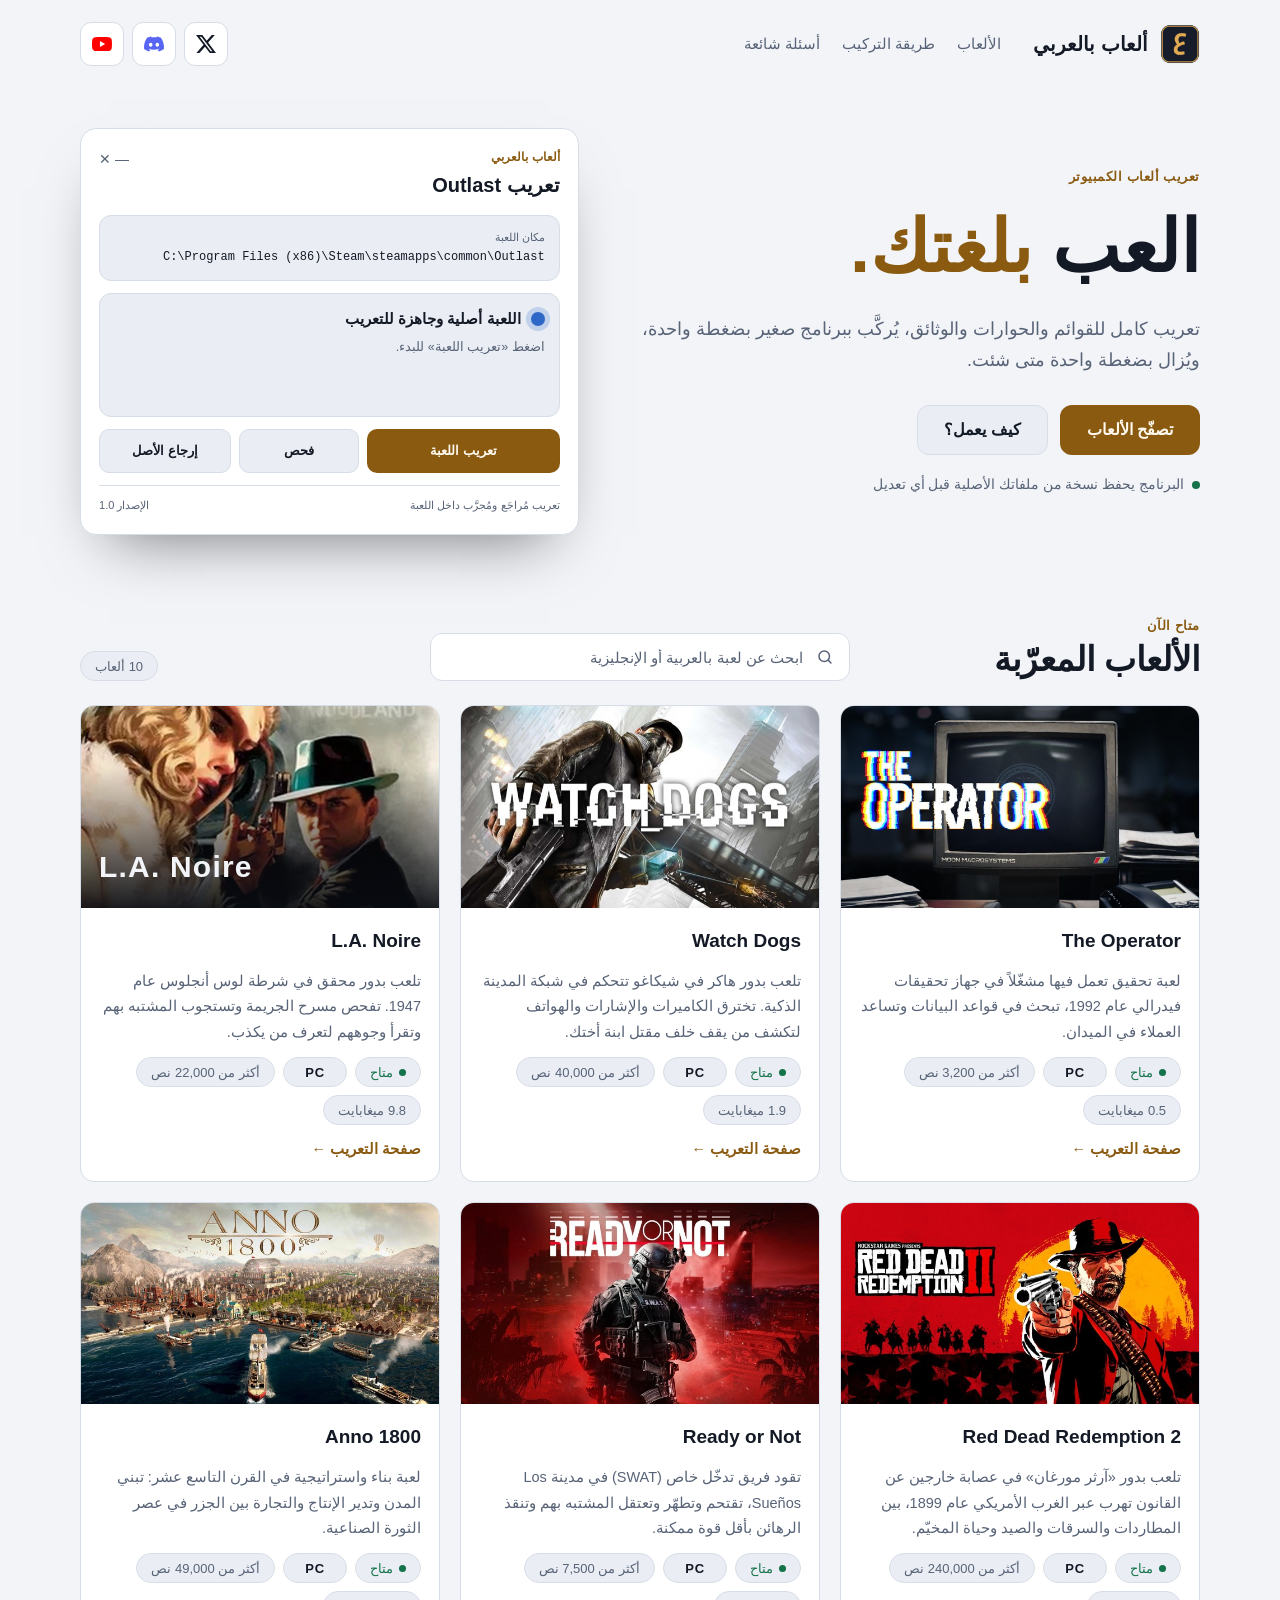
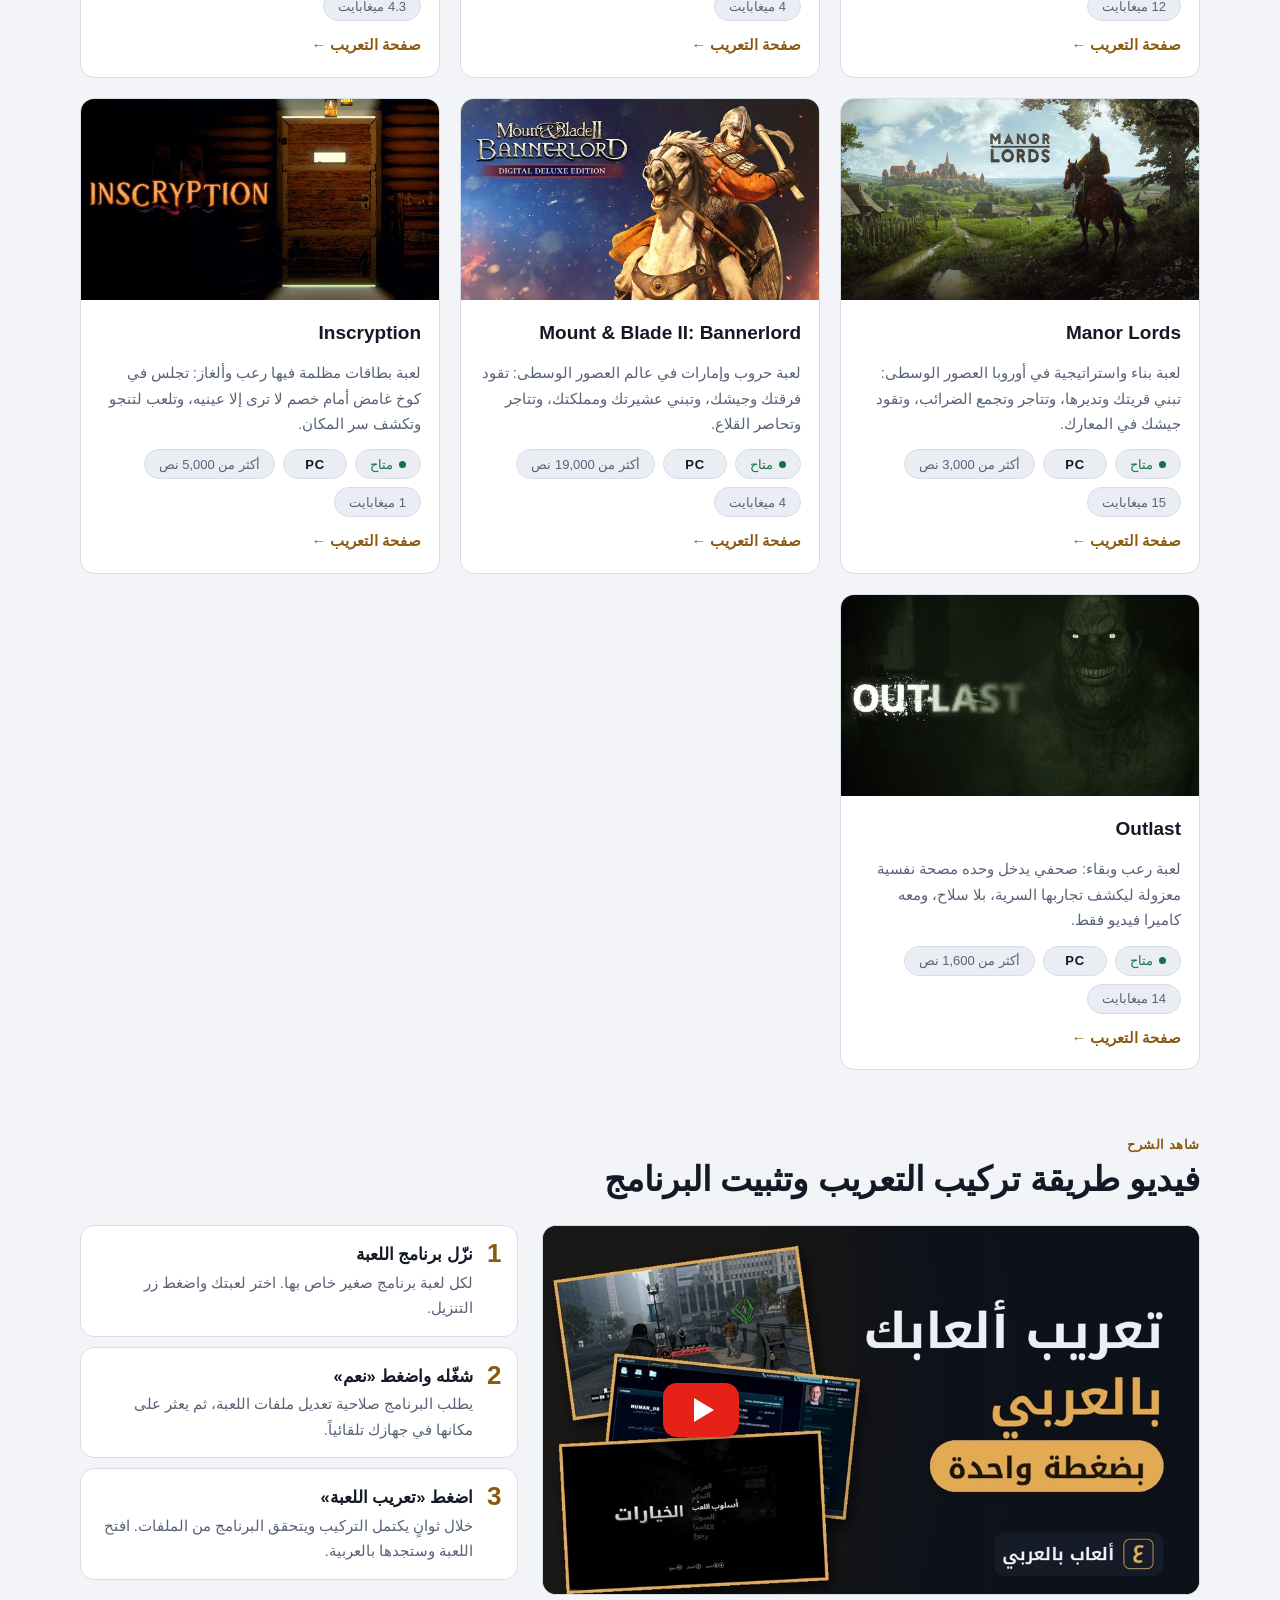
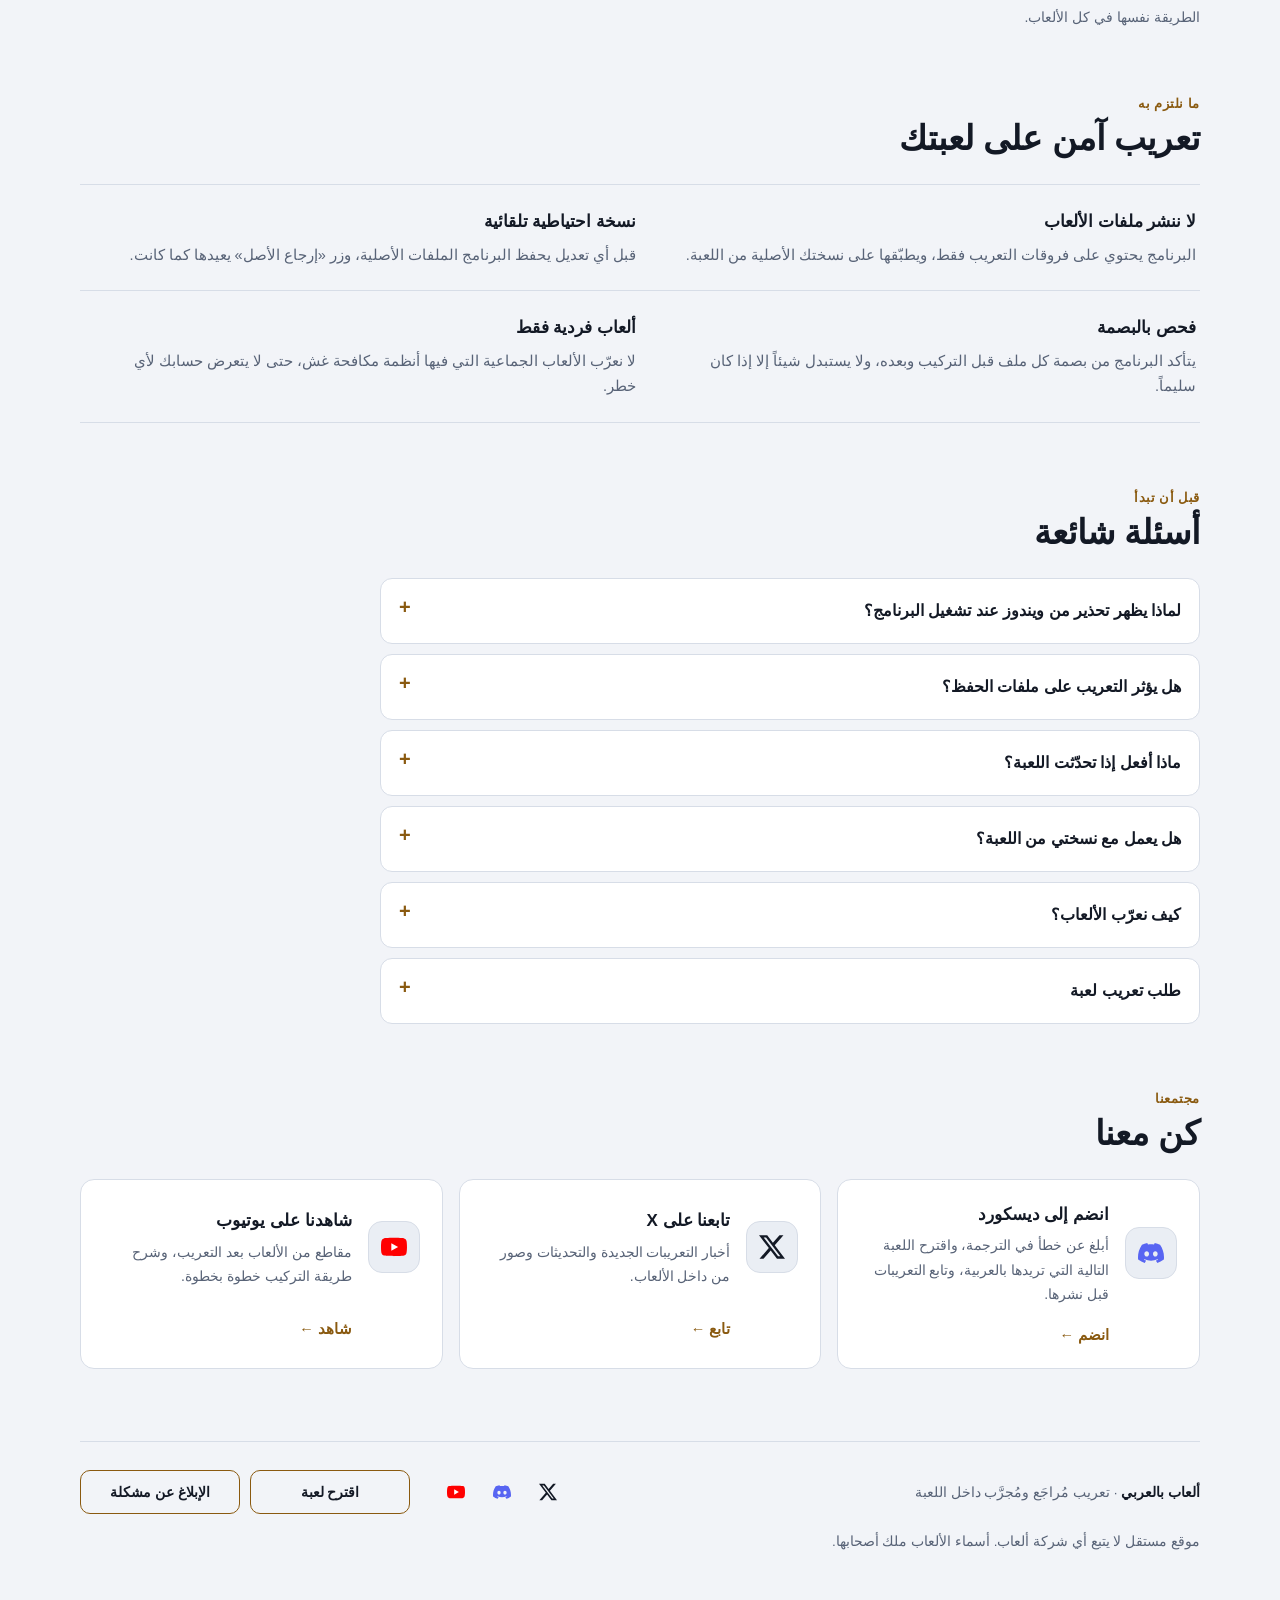
<file: index.html>
<!doctype html>
<html lang="ar" dir="rtl">
<head>
<meta charset="utf-8">
<meta http-equiv="Content-Security-Policy" content="default-src 'none'; script-src 'sha256-C7Hh7U+K+8Z5M+peHZ8Pt0O8H60dGBRS/FzX7lj1OOc=' 'sha256-Id8Sa9lHvQpv70yLuLrgS8saQPOXiOdCwPLp7Yqlmew=' 'sha256-zt1bkCsZpDhOuX6rjFbiNNUeiNlAIwT4OBKmRXil8lE=' 'sha256-MoGjEgABNEEc2y21BnqRRW5rF1Qt41BXN0EDW96w9nc=' 'sha256-D0SnryFHbFcE3lDCmxs45RldMhnp5iyebAxpOahPNMg=' https://gc.zgo.at/count.v5.js; style-src 'sha256-LD5/eCamgzSqSNnBSNf+cCybQ1dRWwLtFK98XuN1XKI=' https://fonts.googleapis.com; font-src https://fonts.gstatic.com; img-src 'self' https://arabic-pc.goatcounter.com; connect-src https://arabic-pc.goatcounter.com; frame-src 'self' https://www.youtube-nocookie.com; base-uri 'none'; form-action 'none'">
<meta name="viewport" content="width=device-width, initial-scale=1, viewport-fit=cover">
<meta name="description" content="تعريب ألعاب الكمبيوتر بالعربية الفصحى، يُركَّب ببرنامج صغير بضغطة واحدة ويُزال بضغطة واحدة.">
<link rel="icon" type="image/png" href="img/icon.png">
<meta property="og:title" content="ألعاب بالعربي | تعريب ألعاب الكمبيوتر بالعربية">
<meta property="og:description" content="تعريب ألعاب الكمبيوتر بالعربية الفصحى، يُركَّب ببرنامج صغير بضغطة واحدة ويُزال بضغطة واحدة.">
<link rel="canonical" href="https://arabic-pc.github.io/">
<meta property="og:type" content="website">
<meta property="og:url" content="https://arabic-pc.github.io/">
<meta property="og:image" content="https://arabic-pc.github.io/img/icon.png">
<meta name="twitter:card" content="summary">
<meta name="theme-color" content="#0D1119">
<meta name="google-site-verification" content="0khRUPTyk-3FLgudLrnjnzi9njk2wVIBT3IxozMUFL8">
<meta property="og:site_name" content="ألعاب بالعربي">
<script type="application/ld+json">{"@context":"https://schema.org","@type":"WebSite","name":"ألعاب بالعربي","alternateName":"Arabic PC","url":"https://arabic-pc.github.io/"}</script>
<script type="application/ld+json">{"@context":"https://schema.org","@type":"Organization","name":"ألعاب بالعربي","alternateName":"Arabic PC","url":"https://arabic-pc.github.io/","logo":"https://arabic-pc.github.io/img/icon.png","sameAs":["https://www.youtube.com/channel/UCnYWo-6GKKKt775nzAENU2Q","https://x.com/Arabic_PC","https://discord.gg/qZZn2CJPyR"]}</script>
<title>ألعاب بالعربي | تعريب ألعاب الكمبيوتر بالعربية</title>
<link rel="preconnect" href="https://fonts.googleapis.com"><link rel="preconnect" href="https://fonts.gstatic.com" crossorigin><link rel="stylesheet" href="https://fonts.googleapis.com/css2?family=IBM+Plex+Mono:wght@400;500&family=IBM+Plex+Sans+Arabic:wght@400;500;600;700&family=Noto+Kufi+Arabic:wght@500;600;700&display=swap">
<style>
/* تخطيط: عمود واحد من اليمين لليسار بعرض 1120px، رأس صغير، بطل مقسوم (نص + نافذة البرنامج)، ثم شبكة ألعاب */
:root {
  --bg: #0D1119;
  --surface: #151B27;
  --surface-2: #1C2433;
  --line: #273145;
  --fg: #ECEFF5;
  --muted: #8F99AE;
  --gold: #E2AA52;
  --gold-ink: #1E1606;
  --ok: #46C48C;
  --danger: #E07A62;
  --pause: #F2994A;
  --info: #6C9EF0;
  --scan: rgba(226, 170, 82, .06);

  --f-display: "Noto Kufi Arabic", "IBM Plex Sans Arabic", "Segoe UI", Tahoma, sans-serif;
  --f-body: "IBM Plex Sans Arabic", "Segoe UI", Tahoma, sans-serif;
  --f-mono: "IBM Plex Mono", ui-monospace, Consolas, monospace;

  --r: 14px;
  --wrap: 1120px;
  --t-fast: .15s;
  --ease: cubic-bezier(.16, 1, .3, 1);
  color-scheme: dark;
}
@media (prefers-color-scheme: light) {
  :root:not([data-theme="dark"]) {
    --bg: #F2F4F8; --surface: #FFFFFF; --surface-2: #EAEEF4; --line: #D7DDE7;
    --fg: #131925; --muted: #586377; --gold: #8A5A10; --gold-ink: #FFF9EE;
    --ok: #14734A; --danger: #B23A22; --pause: #9A4E0C; --info: #2F67C7; --scan: rgba(169, 113, 26, .07);
    color-scheme: light;
  }
}
:root[data-theme="light"] {
  --bg: #F2F4F8; --surface: #FFFFFF; --surface-2: #EAEEF4; --line: #D7DDE7;
  --fg: #131925; --muted: #586377; --gold: #8A5A10; --gold-ink: #FFF9EE;
  --ok: #14734A; --danger: #B23A22; --pause: #9A4E0C; --info: #2F67C7; --scan: rgba(169, 113, 26, .07);
  color-scheme: light;
}

* { box-sizing: border-box; }
body { margin: 0; background: var(--bg); color: var(--fg); font-family: var(--f-body); font-size: 16px; line-height: 1.75; }
.page { padding-inline: 20px; padding-block: 0 48px; }
.wrap { max-width: var(--wrap); margin-inline: auto; }
a { color: inherit; }
:focus-visible { outline: 2px solid var(--gold); outline-offset: 3px; border-radius: 6px; }
.ltr { direction: ltr; unicode-bidi: isolate; }
.mono { font-family: var(--f-mono); font-size: .86em; }
h1, h2, h3 { text-wrap: balance; margin: 0; }
p { margin: 0; }

/* الرأس */
.top { display: flex; align-items: center; justify-content: space-between; gap: 16px; padding-block: 22px; }
.brand { display: flex; align-items: center; gap: 12px; text-decoration: none; }
.mark { display: block; flex: none; width: 40px; height: 40px; }   /* شعار الموقع الأصلي img/icon.png */
.brand b { font-family: var(--f-display); font-size: 20px; font-weight: 600; }
.nav { display: flex; gap: 22px; font-size: 15px; color: var(--muted); }
.nav a { display: inline-flex; align-items: center; min-height: 44px; text-decoration: none; transition: color var(--t-fast); }
.nav a:hover { color: var(--fg); }

/* حسابات التواصل */
.soc { display: flex; gap: 8px; }
.soc-btn { width: 44px; height: 44px; border-radius: 11px; border: 1px solid var(--line); background: var(--surface); display: grid; place-items: center; color: var(--fg); text-decoration: none; transition: border-color .15s, color .15s; }
.soc-btn:hover { border-color: var(--gold); }
.ic { display: block; width: 20px; height: 20px; }
.ic-x { color: var(--fg); }
.top { flex-wrap: nowrap; }
.top .brand { margin-inline-end: 16px; }
.top .soc { margin-inline-start: auto; }
.community { display: grid; grid-template-columns: repeat(3, minmax(0, 1fr)); gap: 16px; }
.community .comm { grid-template-columns: auto 1fr; }
.community .comm-go { grid-column: 2; }
.comm { display: grid; grid-template-columns: auto 1fr auto; gap: 16px; align-items: center; padding: 20px 22px; background: var(--surface); border: 1px solid var(--line); border-radius: var(--r); text-decoration: none; transition: border-color .2s, transform .2s; }
@media (hover: hover) {
  .comm:hover { border-color: var(--gold); transform: translateY(-2px); }
}
.comm-ic { width: 52px; height: 52px; border-radius: 14px; background: var(--surface-2); border: 1px solid var(--line); display: grid; place-items: center; color: var(--gold); }
.comm-ic .ic { width: 26px; height: 26px; }
.comm-t { display: grid; gap: 4px; min-width: 0; }
.comm-t b { font-size: 17px; }
.comm-t span { color: var(--muted); font-size: 14px; }
.comm-go { color: var(--gold); font-weight: 600; font-size: 14.5px; white-space: nowrap; }
.foot-soc { display: inline-flex; align-items: center; flex-wrap: wrap; gap: 2px; }
.foot-soc a { display: inline-flex; align-items: center; justify-content: center; min-width: 44px; min-height: 44px; border: 1px solid transparent; border-radius: 11px; color: var(--fg); text-decoration: none; transition: color var(--t-fast), border-color .15s; }
.foot-soc .ic { width: 18px; height: 18px; }
.foot-btns { display: flex; flex: 1 1 330px; gap: 10px; }   /* زرّين متساويين: اقترح لعبة والإبلاغ عن مشكلة */
.foot-soc .foot-rep { flex: 1 1 0; min-width: 160px; padding-inline: 14px; border: 1px solid var(--gold); border-radius: 10px; font-weight: 600; text-align: center; transition: background .15s; }
.foot-soc > a:nth-child(3) { margin-inline-end: 22px; }   /* مسافة بين الأيقونات والزرّين: الأيقونات أبعد شوي لليمين */
@media (max-width: 520px) {
  .foot-soc > a:first-child { margin-inline-start: -13px; }   /* الأيقونة الأولى تحاذي حافة النص من اليمين */
  .foot-soc { display: flex; width: 100%; }
  .foot-soc .foot-rep { min-width: 0; padding-inline: 8px; }
}
.foot-soc .foot-rep:hover { background: var(--surface-2); }
.foot-soc a:hover { color: var(--gold); }
.foot-soc a:not(.foot-rep):hover { border-color: var(--gold); color: var(--fg); }
.dl-note a { color: var(--gold); }

/* الأزرار */
.btn { display: inline-flex; align-items: center; justify-content: center; gap: 10px; min-height: 50px; padding-inline: 26px;
  border-radius: 12px; font: 600 16px/1 var(--f-body); text-decoration: none; border: 1px solid var(--line);
  background: var(--surface-2); color: var(--fg); cursor: pointer; transition: background var(--t-fast), filter var(--t-fast), transform var(--t-fast); }
.btn:hover { background: var(--line); }
.btn.gold { background: var(--gold); color: var(--gold-ink); border-color: transparent; }
.btn.gold:hover { filter: brightness(1.08); }
.btn:active { transform: translateY(1px); }

/* شارات */
.chips { display: flex; flex-wrap: wrap; gap: 8px; }
.chip { display: inline-flex; align-items: center; justify-content: center; gap: 6px; min-width: 64px; height: 30px; font-size: 13px; line-height: 1; padding: 0 14px; border-radius: 999px; border: 1px solid var(--line); background: var(--surface-2); color: var(--muted); white-space: nowrap; }
.chip.pc { color: var(--fg); font-weight: 700; letter-spacing: .06em; direction: ltr; }
.chip.on { color: var(--ok); }
.chip.upcoming { color: var(--gold); }
.chip.upcoming::before { content: ""; width: 7px; height: 7px; border-radius: 50%; background: var(--gold); }
.game.upcoming:hover { border-color: var(--line); transform: none; }
.game-when { color: var(--gold); font-weight: 600; font-size: 14.5px; }
.chip.on::before { content: ""; width: 7px; height: 7px; border-radius: 50%; background: var(--ok); }

/* الأقسام */
section { padding-block: 56px 8px; }
.eyebrow { font-size: 13px; letter-spacing: .04em; color: var(--gold); font-weight: 600; }
.sec-head { display: flex; align-items: end; justify-content: space-between; gap: 16px; flex-wrap: wrap; margin-block-end: 24px; }
.sec-head h2 { font-family: var(--f-display); font-size: clamp(26px, 4vw, 34px); font-weight: 600; line-height: 1.3; }
.lead { color: var(--muted); max-width: 62ch; }

/* نافذة البرنامج المصغّرة */
.app { background: var(--surface); border: 1px solid var(--line); border-radius: 16px; padding: 18px; display: grid; gap: 12px;
  box-shadow: 0 30px 60px -30px rgba(0,0,0,.55); max-width: 100%; }
.app-top { display: flex; justify-content: space-between; align-items: start; }
.app-brand { font-size: 12px; color: var(--gold); font-weight: 600; }
.app-title { font-size: 20px; font-weight: 700; }
.app-dots { display: flex; flex: none; gap: 10px; color: var(--muted); font-size: 14px; white-space: nowrap; }
.app-card { background: var(--surface-2); border: 1px solid var(--line); border-radius: 12px; padding: 12px 14px; min-width: 0; }
.app-label { font-size: 11px; color: var(--muted); }
.app-path { font-family: var(--f-mono); font-size: 12px; direction: ltr; text-align: right; overflow: hidden; text-overflow: ellipsis; white-space: nowrap; }
.app-status { display: flex; align-items: center; gap: 10px; font-weight: 700; font-size: 15px; }
.dot { width: 14px; height: 14px; border-radius: 50%; background: var(--info); box-shadow: 0 0 0 5px color-mix(in srgb, var(--info) 22%, transparent); flex: none; transition: background .18s, box-shadow .18s; }
/* الجملتان في نفس المكان عشان طول النافذة ما يتغير */
.app-msg { display: grid; font-size: 12.5px; color: var(--muted); margin-block-start: 4px; }
.app .app-msg span, .app.running .app-msg span { display: block; grid-area: 1 / 1; transition: opacity .2s; }
.app .app-msg .s0, .app .app-msg .s1, .app.running .app-msg .s2, .app.ready .app-msg .s2 { opacity: 0; }
.app.running .app-msg .s1, .app.ready .app-msg .s0 { opacity: 1; }
.bar { height: 7px; border-radius: 99px; background: var(--line); overflow: hidden; margin-block-start: 12px; display: flex; justify-content: flex-start; }
.bar i { display: block; height: 100%; width: 100%; background: var(--gold); border-radius: 99px; }
.bar-meta { display: flex; justify-content: space-between; font-size: 11.5px; color: var(--muted); margin-block-start: 6px; }
.bar-meta b { color: var(--fg); font-family: var(--f-mono); font-weight: 500; }
.app-btns { display: grid; grid-template-columns: 1.6fr 1fr 1.1fr; gap: 8px; }
.app-btns > span { border-radius: 10px; text-align: center; padding-block: 10px; font-size: 13px; font-weight: 600; background: var(--surface-2); border: 1px solid var(--line); }
.app-btns > .off { color: var(--muted); transition: background .2s, color .2s, border-color .2s, transform .12s, filter .12s; }
.app.ready .app-btns > .go { background: var(--gold); color: var(--gold-ink); border-color: transparent; }
.app.press .app-btns > .go { transform: scale(.95); filter: brightness(.9); }
.app-foot { display: flex; justify-content: space-between; font-size: 11px; color: var(--muted); border-top: 1px solid var(--line); padding-top: 10px; }

/* حالة نافذة البرنامج: تبدأ "جارٍ التركيب" ثم تتحول للنجاح (يتحكم بها سكربت صغير؛ بدون سكربت تظهر حالة النجاح) */
.app .s0, .app .s1 { display: none; }
.app.ready .s0 { display: block; }
.app.ready .s2 { display: none; }
.app.ready .bar, .app.ready .bar-meta { visibility: hidden; }
#mockName, #mockPath, #mockVer { transition: opacity .2s ease; }
.app.swap #mockName, .app.swap #mockPath, .app.swap #mockVer { opacity: 0; }
.app.running .s1 { display: block; }
.app.running .s2 { display: none; }
.app:not(.running):not(.ready) .dot { background: var(--ok); box-shadow: 0 0 0 5px color-mix(in srgb, var(--ok) 22%, transparent); }

/* البطل */
.hero { display: grid; grid-template-columns: 1.15fr 1fr; gap: 48px; align-items: center; padding-block: 40px 24px; }
.hero > * { min-width: 0; }
.hero h1 { font-family: var(--f-display); font-weight: 700; font-size: clamp(42px, 7vw, 72px); line-height: 1.35; margin-block: 10px 18px; }
.hero h1 em { font-style: normal; color: var(--gold); }
.hero .lead { font-size: 18px; }
.hero-cta { display: flex; flex-wrap: wrap; gap: 12px; margin-block: 28px 18px; }
.hero-note { font-size: 13.5px; color: var(--muted); display: flex; gap: 8px; align-items: center; }
.hero-note::before { content: ""; width: 8px; height: 8px; border-radius: 50%; background: var(--ok); flex: none; }

/* بطاقات الألعاب */
.games { display: grid; grid-template-columns: repeat(auto-fill, minmax(min(300px, 100%), 1fr)); gap: 20px; }
.game { display: grid; grid-template-rows: auto 1fr; text-decoration: none; background: var(--surface); border: 1px solid var(--line); border-radius: var(--r); overflow: hidden; transition: border-color .2s, transform .2s; }
@media (hover: hover) {
  .game:hover { border-color: var(--gold); transform: translateY(-2px); }
}
.art { position: relative; aspect-ratio: 16 / 9; max-width: 100%; padding: 16px 18px; display: flex; flex-direction: column; justify-content: space-between; overflow: hidden;
  background: repeating-linear-gradient(0deg, var(--scan) 0 1px, transparent 1px 4px), linear-gradient(160deg, var(--surface-2), var(--bg)); }
.art .term { font-family: var(--f-mono); font-size: 12px; color: var(--gold); direction: ltr; text-align: left; line-height: 1.6; opacity: .9; }
.art .term span { color: var(--muted); }
.art .name { font-family: var(--f-body); font-weight: 700; font-size: 30px; letter-spacing: .04em; direction: ltr; text-align: left; }
.game-body { padding: 16px 18px 18px; display: grid; grid-template-rows: auto 1fr auto auto; gap: 12px; }
.game-body p { color: var(--muted); font-size: 14.5px; }
.game-go { color: var(--gold); font-weight: 600; font-size: 14.5px; }
.art.shot { background: var(--bg); padding: 0; justify-content: flex-end; }
.art.shot img { position: absolute; inset: 0; width: 100%; height: 100%; object-fit: cover; }
.art.shot::after { content: ""; position: absolute; inset: 0; background: linear-gradient(0deg, rgba(8,11,17,.92) 0%, rgba(8,11,17,.35) 45%, rgba(8,11,17,0) 70%); }
.art.shot.cover { aspect-ratio: 16 / 9; }
.art.shot.cover::after { display: none; }
.game-name { font-size: 19px; font-weight: 700; direction: ltr; text-align: right; }
.art.shot .name { position: relative; z-index: 1; padding: 14px 18px; color: #F2F4F8; }
.plat { display: flex; flex-wrap: wrap; gap: 8px; align-items: center; font-size: 13px; color: var(--muted); border-top: 1px solid var(--line); padding-top: 12px; }
.plat b { font-weight: 600; color: var(--fg); font-size: 13px; padding: 2px 10px; border-radius: 6px; background: var(--surface-2); border: 1px solid var(--line); }
.g-shot { margin: 22px 0 0; border-radius: 14px; overflow: hidden; border: 1px solid var(--line); background: var(--surface); }
.g-shot img { display: block; width: 100%; height: auto; aspect-ratio: 16 / 9; object-fit: cover; }
.g-shot figcaption { font-size: 13px; color: var(--muted); padding: 10px 14px; }
/* معرض اللقطات */
.gallery { display: grid; grid-template-columns: repeat(2, minmax(0, 1fr)); gap: 12px; margin-block-start: 14px; }
.gallery figure:first-child, .gallery figure:last-child:nth-child(even) { grid-column: 1 / -1; }
.gallery figure { margin: 0; border-radius: 12px; overflow: hidden; border: 1px solid var(--line); background: var(--surface); }
.gallery img { display: block; width: 100%; aspect-ratio: 16 / 9; object-fit: cover; transition: transform .3s; }
.gallery .zoom { display: block; width: 100%; padding: 0; border: 0; background: none; cursor: zoom-in; overflow: hidden; }
@media (hover: hover) {
  .gallery .zoom:hover img { transform: scale(1.04); }
}
.gallery .zoom:focus-visible { outline-offset: -3px; }
.lb { position: fixed; inset: 0; z-index: 50; background: rgba(5,7,12,.92); display: flex; flex-direction: column; align-items: center; justify-content: center; gap: 12px; padding: 24px 16px; cursor: zoom-out; }
.lb[hidden] { display: none; }
.lb img { max-width: 100%; max-height: calc(100% - 60px); border-radius: 10px; box-shadow: 0 20px 60px rgba(0,0,0,.5); }
.lb p { color: #C9D0DD; font-size: 14px; }
.lb-x { position: absolute; top: calc(env(safe-area-inset-top, 0px) + 14px); left: 16px; width: 44px; height: 44px; border-radius: 50%; border: 1px solid rgba(255,255,255,.25); background: rgba(255,255,255,.08); color: #fff; font-size: 18px; cursor: pointer; }
.gallery figcaption { font-size: 12.5px; color: var(--muted); padding: 8px 10px; }
@media (max-width: 640px) { .gallery { grid-template-columns: 1fr; } }
/* لعبة واحدة متاحة: البطاقة تمتد أفقياً بدل أن تبقى وحيدة في الصف */
.games:has(> .game:only-child) { grid-template-columns: 1fr; }
.game:only-child { grid-template-columns: minmax(0, 1.1fr) minmax(0, 1fr); }
.game:only-child .art { aspect-ratio: auto; min-height: 230px; }
.game:only-child .game-body { align-content: center; padding: 24px 28px; }
.game:only-child .game-body p { font-size: 15.5px; }

.soon { display: flex; flex-wrap: wrap; gap: 10px; align-items: center; margin-block-start: 22px; color: var(--muted); font-size: 14px; }
.soon b { font-weight: 600; color: var(--fg); }

/* الخطوات */
.steps { display: grid; grid-template-columns: repeat(3, 1fr); gap: 20px; counter-reset: s; list-style: none; padding: 0; margin: 0; }
.steps li { background: var(--surface); border: 1px solid var(--line); border-radius: var(--r); padding: 22px; display: grid; gap: 8px; align-content: start; min-width: 0; }
.steps li::before { counter-increment: s; content: counter(s); font-family: var(--f-display); font-size: 34px; font-weight: 700; color: var(--gold); line-height: 1; }
.steps h3 { font-size: 18px; font-weight: 600; }
.steps p { color: var(--muted); font-size: 14.5px; }

/* الوعود */
.promises { display: grid; grid-template-columns: repeat(2, 1fr); gap: 0; border-top: 1px solid var(--line); }
.promises div { padding: 22px 4px; border-bottom: 1px solid var(--line); display: grid; gap: 6px; padding-inline-end: 28px; min-width: 0; }
.promises h3 { font-size: 17px; font-weight: 600; }
.promises p { color: var(--muted); font-size: 14.5px; }

/* الأسئلة */
.faq { display: grid; gap: 10px; max-width: 820px; }
.faq details { background: var(--surface); border: 1px solid var(--line); border-radius: 12px; padding: 4px 18px; transition: border-color .2s; }
@media (hover: hover) {
  .faq details:hover { border-color: var(--gold); }
}
.faq summary { cursor: pointer; font-weight: 600; padding-block: 14px; list-style: none; display: flex; justify-content: space-between; gap: 12px; }
.faq summary::after { content: "+"; color: var(--gold); font-size: 20px; line-height: 1; }
.faq details[open] summary::after { content: "−"; }
.faq summary::-webkit-details-marker { display: none; }
.faq details p { color: var(--muted); padding-block-end: 16px; font-size: 15px; }
.faq bdi { white-space: nowrap; }
.faq details p a { color: var(--fg); text-underline-offset: 3px; }

/* التذييل */
.foot { margin-block-start: 64px; padding-block: 28px 0; border-top: 1px solid var(--line); display: flex; align-items: center; justify-content: space-between; gap: 16px; flex-wrap: wrap; color: var(--muted); font-size: 13.5px; }
.foot strong { color: var(--fg); font-weight: 600; }

/* صفحة اللعبة */
.crumb { font-size: 14px; color: var(--muted); text-decoration: none; display: inline-flex; align-items: center; gap: 6px; min-height: 44px; transition: color var(--t-fast); }
.crumb:hover { color: var(--fg); }
.g-head { display: grid; grid-template-columns: 1fr 360px; gap: 40px; align-items: start; padding-block: 18px 0; }
.g-head > * { min-width: 0; }
.g-title { font-family: var(--f-body); font-weight: 700; font-size: clamp(44px, 8vw, 76px); letter-spacing: .04em; direction: ltr; text-align: right; line-height: 1.1; }
.g-sub { font-family: var(--f-display); font-size: 22px; color: var(--gold); margin-block: 6px 16px; }
.g-aka { margin-block: -8px 16px; color: var(--muted); font-size: 15px; }
.dl { position: sticky; top: calc(env(safe-area-inset-top, 0px) + 16px); background: var(--surface); border: 1px solid var(--line); border-radius: 16px; padding: 22px; display: grid; gap: 14px; }
.dl .btn { width: 100%; min-height: 58px; font-size: 18px; }
.dl dl { display: grid; grid-template-columns: auto 1fr; gap: 8px 14px; margin: 0; font-size: 14px; }
.dl dt { color: var(--muted); }
.dl dd { margin: 0; text-align: left; font-variant-numeric: tabular-nums; }
.dl-note { font-size: 12.5px; color: var(--muted); border-top: 1px solid var(--line); padding-top: 12px; }
.g-main { display: grid; gap: 8px; }
.g-main section { padding-block: 40px 0; }
.g-main h2 { font-family: var(--f-display); font-size: 26px; font-weight: 600; margin-block-end: 14px; }
.g-main p, .g-main li { color: var(--muted); }
.g-main ul { padding-inline-start: 20px; margin: 0; display: grid; gap: 6px; }

.sample { background: var(--surface); border: 1px solid var(--line); border-radius: 12px; overflow: hidden; margin-block-start: 16px; }
.sample div { padding: 14px 18px; }
.sample .en { direction: ltr; text-align: left; color: var(--muted); font-size: 14.5px; border-bottom: 1px dashed var(--line); }
.sample .ar { font-size: 18px; color: var(--fg); }
.sample .ar b { color: var(--gold); font-weight: 600; }
.sample small { display: block; font-size: 11px; color: var(--muted); letter-spacing: .04em; margin-block-end: 2px; }

.gsteps { list-style: none; counter-reset: s; padding: 0; margin: 0; display: grid; gap: 14px; }
.gsteps > li { display: grid; grid-template-columns: 44px 1fr; gap: 14px; align-items: start; }
.gsteps > li::before { counter-increment: s; content: counter(s); width: 44px; height: 44px; border-radius: 12px; border: 1px solid var(--line); display: grid; place-items: center; font-family: var(--f-display); font-weight: 700; color: var(--gold); font-size: 20px; background: var(--surface); }
.gsteps h3 { font-size: 17px; font-weight: 600; color: var(--fg); margin-block: 8px 2px; }
.gsteps > li > div { min-width: 0; }

/* رسم توضيحي لتحذير ويندوز */
.warn { display: grid; grid-template-columns: 1fr 1fr; gap: 14px; margin-block-start: 14px; }
.ss { background: #0B5CAD; color: #fff; border-radius: 10px; padding: 16px 16px 14px; direction: ltr; text-align: left; font-family: "Segoe UI", Tahoma, sans-serif; display: grid; gap: 8px; align-content: start; min-height: 168px; position: relative; min-width: 0; }
.ss-t { display: block; font-size: 17px; font-weight: 600; line-height: 1.35; }
.ss p { color: #DCEBFA !important; font-size: 12px; line-height: 1.45; }
.ss .more { color: #fff; text-decoration: underline; font-size: 12px; outline: 2px solid #FFD27A; outline-offset: 3px; border-radius: 3px; justify-self: start; }
.ss .row { display: flex; gap: 8px; justify-content: flex-end; margin-top: auto; }
.ss .row span { border: 1px solid #fff; padding: 4px 14px; font-size: 12px; }
.ss .row .hl { outline: 2px solid #FFD27A; outline-offset: 3px; border-radius: 3px; }
.ss-cap { font-size: 13px; color: var(--muted); margin-block-start: 6px; text-align: right; direction: rtl; }

.tech { background: var(--surface); border: 1px solid var(--line); border-radius: 12px; padding: 4px 18px; overflow-x: auto; }
.tech table { width: 100%; border-collapse: collapse; font-size: 14px; }
.tech td { padding: 11px 0; border-bottom: 1px solid var(--line); vertical-align: top; }
.tech tr:last-child td { border-bottom: 0; }
.tech td:first-child { color: var(--muted); padding-inline-end: 18px; white-space: nowrap; }
.tech td:last-child { direction: ltr; text-align: left; font-family: var(--f-mono); font-size: 12.5px; overflow-wrap: anywhere; }
.tl { display: block; }
.tl-ar { font-family: var(--f-body); font-size: 13.5px; }

.preview-note { font-size: 12.5px; color: var(--muted); background: var(--surface-2); border-radius: 8px; padding: 8px 12px; }

/* الوصول للتنزيل: زر أعلى الصفحة وشريط سفلي في الشاشات الصغيرة، وإرسال الرابط للكمبيوتر من الجوال */
#get { scroll-margin-top: 16px; }
p.dl-pc { margin: 0; font-size: 14px; font-weight: 600; color: var(--fg); text-align: center; }
.dl-jump-box, .to-get, .dl-bar { display: none; }
#dlSend { font-family: var(--f-body); }
#dlSend[hidden], .dl-sent[hidden] { display: none; }
.dl-sent { font-size: 13.5px; color: var(--muted); text-align: center; overflow-wrap: anywhere; }
.is-phone #dlBtn { background: var(--surface-2); color: var(--fg); border-color: var(--line); min-height: 50px; font-size: 16px; }

/* شرح تحذير ويندوز */
.warn-why { margin-block-start: 10px; }
.warn-next { margin-block-start: 14px; }
.warn-more { margin-block-start: 12px; background: var(--surface); border: 1px solid var(--line); border-radius: 12px; padding: 4px 14px; }
.warn-more summary { cursor: pointer; font-weight: 600; color: var(--fg); min-height: 48px; padding-block: 10px; line-height: 1.5; list-style: none; display: flex; align-items: center; justify-content: space-between; gap: 12px; }
.warn-more summary::after { content: "+"; color: var(--gold); font-size: 20px; line-height: 1; }
.warn-more[open] summary::after { content: "−"; }
.warn-more summary::-webkit-details-marker { display: none; }
.warn-more p { font-size: 14.5px; padding-block-end: 12px; }
.warn-more a { color: var(--fg); }
.warn-more bdi { white-space: nowrap; }

/* الحركة: انتقال بين الصفحات، وفتح الأسئلة والمكبّر، وإشارة الوصول لصندوق التنزيل */
@media (prefers-reduced-motion: no-preference) {
  @view-transition { navigation: auto; }
  ::view-transition-group(*) { animation-duration: .32s; animation-timing-function: var(--ease); }
  ::view-transition-old(root), ::view-transition-new(root) { animation-duration: .18s; }
  html:has(.hero) { scroll-behavior: smooth; }
  .lb:not([hidden]) { animation: fade-in .18s ease-out; }
  .lb:not([hidden]) img { animation: lb-img .24s var(--ease); }
  #get:target { animation: get-hit .9s ease-out; }
  @supports (interpolate-size: allow-keywords) {
    .faq details, .warn-more { interpolate-size: allow-keywords; }
    .faq details::details-content, .warn-more::details-content { block-size: 0; overflow: clip; transition: block-size .14s ease-in, content-visibility .14s allow-discrete; }
    .faq details[open]::details-content, .warn-more[open]::details-content { block-size: auto; transition: block-size .22s var(--ease), content-visibility .22s allow-discrete; }
  }
}
@media (prefers-reduced-motion: reduce) {
  .game, .comm, .gallery img, .yt img, .btn { transition-property: border-color, background, filter; }
  .comm:hover, .game:hover, .gallery .zoom:hover img, .yt:hover img, .btn:active { transform: none; }
}
@keyframes fade-in { from { opacity: 0; } }
@keyframes lb-img { from { transform: scale(.97); } }
@keyframes get-hit { from { box-shadow: 0 0 0 3px var(--gold); } to { box-shadow: 0 0 0 3px transparent; } }

/* نافذة البلاغ فوق الصفحة، وصفحة البلاغ لما تنعرض داخلها */
html:has(.rep-dlg[open]) { overflow: hidden; }
.rep-dlg { width: min(640px, 100% - 32px); max-width: none; height: min(780px, 100dvh - 48px); max-height: none; padding: 0; border: 1px solid var(--line); border-radius: 18px; background: var(--surface); color: var(--fg); overflow: hidden; }
.rep-dlg[open] { animation: rep-dlg-in .18s ease-out; }
.rep-dlg::backdrop { background: rgba(5, 7, 12, .62); }
.rep-dlg iframe { display: block; width: 100%; height: 100%; border: 0; }
.rep-dlg-x { position: absolute; top: 12px; inset-inline-end: 12px; z-index: 1; width: 44px; height: 44px; border-radius: 50%; border: 1px solid var(--line); background: var(--surface-2); color: var(--fg); font-size: 16px; cursor: pointer; }
.rep-dlg-x:hover { border-color: var(--gold); }
@keyframes rep-dlg-in { from { opacity: 0; transform: translateY(10px); } }
@media (prefers-reduced-motion: reduce) { .rep-dlg[open] { animation: none; } }
@media (max-width: 640px) {
  .rep-dlg { width: 100%; height: 92dvh; margin: auto 0 0; border-width: 1px 0 0; border-radius: 18px 18px 0 0; }
}
.embed body { background: var(--surface); }
.embed .page { padding: 0; }
.embed .top, .embed .crumb, .embed .foot { display: none; }
.embed .rep { max-width: none; padding: 0; }
.embed .rep-card { border: 0; border-radius: 0; padding: 22px 20px 20px; }
.embed .rep-title { padding-inline-end: 52px; font-size: 26px; }

/* رسم توضيحي لقائمة التنزيلات في Chrome وEdge */
.br { background: #292A2D; color: #E8EAED; border-radius: 10px; padding: 14px 16px; direction: ltr; text-align: left; font-family: "Segoe UI", Tahoma, sans-serif; display: grid; gap: 10px; align-content: start; box-shadow: 0 4px 14px rgba(0, 0, 0, .28); }
.br-edge { background: #2B2B2B; }
.br .row { display: flex; gap: 8px; justify-content: flex-end; align-items: center; }
.br .row + .row { margin-top: 2px; }
.br .row span { border: 1px solid #8A8D93; border-radius: 3px; padding: 4px 14px; font-size: 12px; color: #fff; display: inline-flex; align-items: center; min-height: 26px; box-sizing: border-box; }
.br .hl { outline: 2px solid #FFD27A; outline-offset: 3px; border-radius: 3px; }
.br .n { flex: none; width: 18px; height: 18px; margin-inline-start: 8px; border-radius: 50%; background: #FFD27A; color: #1B1B1B; font: 700 11px/18px "Segoe UI", Tahoma, sans-serif; text-align: center; }
.br-item { display: flex; align-items: center; gap: 10px; background: #3B3C40; border-radius: 10px; padding: 10px 10px 10px 12px; min-width: 0; }
.br-edge .br-item { background: #3D3D3D; }
.br-item > svg { flex: none; color: #F2B84B; }
.br-name { flex: 1; min-width: 0; display: grid; gap: 2px; font-size: 13px; }
.br-name b { font-weight: 600; overflow: hidden; text-overflow: ellipsis; white-space: nowrap; }
.br-name i { font-style: normal; font-size: 11.5px; line-height: 1.35; color: #F2C14E; overflow-wrap: anywhere; }
.br-dots { flex: none; display: inline-flex; color: #fff; padding: 2px 6px; }
.br-item .n { margin-inline-start: 2px; }
.br-step { display: grid; gap: 10px; border-top: 1px solid #55575C; padding-top: 12px; }
.br-title { display: block; margin-block: 4px 2px; font-size: 18px; font-weight: 700; color: var(--fg); }
@media (max-width: 400px) {
  .br { padding: 12px; }
  .br-item { padding: 8px; gap: 6px; }
  .br-item > svg { display: none; }
}

@media (max-width: 900px) {
  .hero, .g-head { grid-template-columns: 1fr; gap: 32px; }
  .dl { position: static; }
  .dl-jump-box { display: grid; gap: 8px; margin-block: 16px 6px; }
  .to-get { display: inline-flex; align-items: center; min-height: 44px; color: var(--fg); font-weight: 600; }
  .dl-bar { position: fixed; inset-inline: 0; bottom: 0; z-index: 20; display: flex; align-items: center; justify-content: space-between; gap: 12px; padding: 10px 16px calc(10px + env(safe-area-inset-bottom, 0px)); background: var(--surface); border-top: 1px solid var(--line); box-shadow: 0 -6px 20px rgba(0, 0, 0, .18); transform: translateY(110%); visibility: hidden; transition: transform .14s ease-in, visibility .14s; }
  .dl-bar.show { transform: none; visibility: visible; transition: transform .24s var(--ease); }
  .dl-bar .btn { flex: none; min-height: 46px; padding-inline: 20px; font-size: 15px; }
  .dl-bar-info { min-width: 0; display: grid; font-weight: 600; line-height: 1.35; }
  .dl-bar-info bdi { overflow: hidden; white-space: nowrap; text-overflow: ellipsis; }
  .dl-bar-info span { font-size: 12.5px; font-weight: 400; color: var(--muted); }
}
@media (max-width: 900px) and (prefers-reduced-motion: reduce) {
  .dl-bar, .dl-bar.show { transition: none; }
}
@media (max-width: 640px) {
  .app-title { min-height: 3.5em; line-height: 1.75; }
}
@media (max-width: 900px) {
  html { scroll-padding-bottom: 90px; }
}
@media (max-width: 480px) {
  .tech tr { display: block; padding-block: 11px; border-bottom: 1px solid var(--line); }
  .tech tr:last-child { border-bottom: 0; }
  .tech td { display: block; padding: 0; border-bottom: 0; }
  .tech td:first-child { white-space: normal; padding-inline-end: 0; margin-block-end: 2px; }
  .tech td:last-child { text-align: right; }
}
@media (max-width: 400px) {
  .brand { gap: 8px; }
  .brand b { font-size: 18px; }
  .soc { gap: 4px; }
  .top .brand { margin-inline-end: 0; }
}
@media (max-width: 360px) {
  .top { column-gap: 8px; }
  .brand { gap: 6px; }
  .brand b { font-size: 16px; }
  .mark { width: 36px; height: 36px; }
  .soc { gap: 2px; }
}
@media (max-width: 900px) {
  .steps { grid-template-columns: 1fr; }
  .community { grid-template-columns: 1fr; }
}
@media (max-width: 640px) {
  .community { grid-template-columns: 1fr; }
  .comm { grid-template-columns: auto 1fr; }
  .comm-go { display: none; }
  .game:only-child { grid-template-columns: 1fr; }
  .game:only-child .art { min-height: 0; aspect-ratio: 16 / 8; }
  .top { flex-wrap: wrap; row-gap: 4px; padding-block: 14px 6px; }
  .top .nav { order: 3; width: 100%; justify-content: space-between; gap: 12px; border-top: 1px solid var(--line); }
  .crumb { display: none; }
  .promises { grid-template-columns: 1fr; }
  .warn { grid-template-columns: 1fr; }
  .page { padding-inline: 16px; }
}

/* فيديو طريقة التركيب: صورة أولاً، ويُحمَّل يوتيوب عند الضغط فقط */
.yt-wrap { margin-block: 6px 22px; }
.yt, .yt-frame { display:block; position:relative; width:100%; max-width:760px; aspect-ratio:16/9; border-radius:14px; overflow:hidden; border:1px solid var(--line); background:#000; padding:0; cursor:pointer; }
.yt img { width:100%; height:100%; object-fit:cover; display:block; transition:transform .3s ease, filter .3s ease; }
@media (hover: hover) {
  .yt:hover img { transform:scale(1.02); filter:brightness(.85); }
}
.yt-play { position:absolute; top:50%; left:24%; transform:translate(-50%,-50%); width:76px; height:54px; border-radius:14px; background:#E62117; box-shadow:0 6px 24px rgba(0,0,0,.45); }
.yt-play::after { content:""; position:absolute; inset:0; margin:auto; width:0; height:0; border-style:solid; border-width:12px 0 12px 20px; border-color:transparent transparent transparent #fff; transform:translateX(3px); }
.yt:focus-visible { outline:2px solid var(--gold); outline-offset:3px; }
.yt-cap { margin-block-start:10px; color:var(--muted); font-size:14px; }
.yt-mini { display:flex; align-items:center; gap:14px; max-width:760px; margin-block-start:12px; padding:8px; border:1px solid var(--line); border-radius:12px; background:var(--surface); color:var(--fg); text-decoration:none; transition:border-color .2s ease; }
.yt-mini:hover { border-color:var(--gold); }
.yt-mini:focus-visible { outline:2px solid var(--gold); outline-offset:3px; }
.yt-mini-img { position:relative; flex:none; width:150px; aspect-ratio:16/9; border-radius:8px; overflow:hidden; background:#000; }
.yt-mini-img img { width:100%; height:100%; object-fit:cover; display:block; }
.yt-mini .yt-play { left:50%; width:38px; height:27px; border-radius:8px; }
.yt-mini .yt-play::after { border-width:6px 0 6px 11px; transform:translateX(2px); }
.yt-mini-txt { display:flex; flex-direction:column; gap:3px; min-width:0; }
.yt-mini-txt i { font-style:normal; font-size:12px; font-weight:700; color:var(--gold-ink); background:var(--gold); border-radius:999px; padding:1px 10px; align-self:flex-start; }
.yt-mini[data-show="b"] .yt-mini-txt i { display:none; }
.yt-mini-txt b { font-size:16px; }
.yt-mini-txt small { color:var(--muted); font-size:13px; }

@media (max-width:600px){ .yt-play { width:56px; height:40px; border-radius:11px; } .yt-play::after { border-width:9px 0 9px 15px; } }
#how .yt-wrap { margin: 0; }
#how .yt { max-width: none; }
.how-grid { display: grid; grid-template-columns: minmax(0, 1.5fr) minmax(0, 1fr); gap: 24px; align-items: start; }
.how-grid .steps { grid-template-columns: 1fr; gap: 10px; }
.how-grid .steps li { grid-template-columns: auto 1fr; column-gap: 14px; row-gap: 2px; padding: 14px 16px; }
.how-grid .steps li::before { grid-row: span 2; font-size: 26px; }
.how-grid .steps h3 { font-size: 16.5px; }
@media (max-width: 900px) {
  .how-grid { grid-template-columns: 1fr; }
}

/* تنبيه مهم في صفحة اللعبة */
.alert { margin-block: 18px; padding: 14px 16px; border-radius: var(--r); border: 1px solid #C2563F; background: rgba(194, 86, 63, .1); }
.alert b { display: block; margin-block-end: 4px; color: var(--danger); }
.alert p { margin: 0; }
.credit { padding: 14px 16px; border-radius: var(--r); background: var(--surface); border: 1px solid var(--line); }
.game.upcoming .art.shot img { object-position: center top; }
.names-note { margin-block-start: 14px; }
.mock-slot { max-width: 460px; margin-block-start: 14px; }

/* زر «الإبلاغ عن مشكلة» في آخر صندوق التنزيل: ثانوي بإطار رفيع، أخف من زر التنزيل */
.btn-report { display: flex; align-items: center; justify-content: center; gap: 10px; min-height: 50px; margin-block-start: 4px; border-radius: 12px; border: 1px solid var(--line); color: var(--fg); font-size: 16px; font-weight: 600; text-decoration: none; transition: border-color .15s, background .15s; }
.btn-report svg { color: var(--gold); flex: none; }
.btn-report:hover { border-color: var(--gold); background: var(--scan); }
.btn-report + .btn-report { margin-block-start: -4px; }   /* زرّين تحت بعض: المسافة بينهم 10 بكسل */

/* صفحة الإبلاغ عن مشكلة */
.rep { max-width: 720px; margin-inline: auto; padding-block: 18px 0; }
.rep [hidden] { display: none !important; }
.rep-card { background: var(--surface); border: 1px solid var(--line); border-radius: 18px; padding: 36px 36px 30px; }
.rep-form { display: grid; gap: 26px; }
.rep-title { font-family: var(--f-display); font-weight: 700; font-size: clamp(28px, 5vw, 36px); line-height: 1.4; }
.rep-sub { color: var(--muted); margin-block-start: -16px; }
.fld { display: grid; gap: 10px; min-width: 0; }
.fld > span { font-weight: 700; font-size: 17px; }
.req { color: var(--gold); }
.fld input, .fld select, .fld textarea { width: 100%; font: 400 16.5px/1.6 var(--f-body); color: var(--fg); background: var(--surface-2); border: 1px solid var(--line); border-radius: 12px; padding: 14px 18px; transition: border-color .15s; }
.fld select { min-height: 58px; cursor: pointer; appearance: none; padding-inline-end: 42px; }
.fld:has(select) { position: relative; }
.fld:has(select)::after { content: ""; position: absolute; inset-inline-end: 20px; bottom: 25px; width: 9px; height: 9px; border: solid var(--muted); border-width: 0 2px 2px 0; transform: rotate(45deg); pointer-events: none; }
.fld textarea { resize: vertical; min-height: 130px; }
.fld input:focus, .fld select:focus, .fld textarea:focus { outline: 2px solid var(--gold); outline-offset: 1px; border-color: var(--gold); }
.fld input::placeholder, .fld textarea::placeholder { color: var(--muted); opacity: 1; }
.fld-hint { font-size: 13px; color: var(--muted); margin-block-start: -2px; }
.hp { position: absolute; inset-inline-start: -10000px; width: 1px; height: 1px; overflow: hidden; }
.cf-turnstile { min-height: 65px; }
.rep-send { width: 100%; min-height: 62px; font-size: 19px; font-weight: 700; }
.rep-send[disabled] { opacity: .6; cursor: wait; }
.rep-msg { color: var(--danger); font-weight: 500; margin-block-end: -10px; }
.rep-msg:empty { display: none; }
.rep-alt { color: var(--muted); font-size: 14.5px; }
.rep-alt a { color: var(--gold); text-decoration: none; }
.rep-alt a:hover { text-decoration: underline; }
.rep-done { max-width: 560px; margin-inline: auto; display: grid; justify-items: center; gap: 14px; text-align: center; padding-block: 52px 46px; }
.rep-done:focus { outline: none; }
.rep-ok { width: 88px; height: 88px; border-radius: 50%; display: grid; place-items: center; color: var(--ok); background: rgba(70, 196, 140, .14); margin-block-end: 8px; }
.rep-done h2 { font-family: var(--f-display); font-size: clamp(24px, 4.5vw, 32px); font-weight: 700; }
.rep-done p { color: var(--muted); margin-block-end: 12px; }
.rep-back { min-width: 240px; background: transparent; }
.rep-id { display: grid; justify-items: center; gap: 4px; width: 100%; max-width: 380px; padding: 16px 18px; margin-block-end: 14px; border: 1px dashed var(--line); border-radius: 12px; background: var(--surface-2); }
.rep-id span { color: var(--muted); font-size: 14px; }
.rep-id b { font-family: var(--f-mono); font-size: 26px; font-weight: 500; letter-spacing: .14em; color: var(--gold); user-select: all; }
.rep-id small { color: var(--muted); font-size: 13px; line-height: 1.6; }
@media (max-width: 640px) {
  .rep-card { padding: 26px 18px 22px; }
}

/* بحث الألعاب وتوزيع الشبكة: 4 في الشاشة الكبيرة، و3 في اللابتوب، و2 في الجوال ببطاقات أصغر */
#games .sec-head { display: grid; grid-template-columns: 1fr minmax(0, 420px) 1fr; align-items: end; }
#games .sec-head > .chip { justify-self: end; }
.g-search { position: relative; display: block; }
.g-search svg { position: absolute; inset-inline-start: 16px; top: 50%; translate: 0 -50%; width: 18px; height: 18px; color: var(--muted); pointer-events: none; transition: color var(--t-fast); }
.g-search input { width: 100%; height: 48px; padding-inline: 46px 16px; border-radius: 12px; border: 1px solid var(--line); background: var(--surface); color: var(--fg); font: inherit; font-size: 15px; transition: border-color var(--t-fast), box-shadow var(--t-fast); }
.g-search input::placeholder { color: var(--muted); opacity: 1; }
.g-search input:focus, .g-search input:focus-visible { outline: none; border-color: var(--gold); box-shadow: 0 0 0 3px color-mix(in srgb, var(--gold) 22%, transparent); }
.g-search:focus-within svg { color: var(--gold); }
.g-search input::-webkit-search-cancel-button { cursor: pointer; }
.game[hidden] { display: none; }
.g-none { text-align: center; color: var(--muted); padding-block: 28px 8px; }
.g-none a { color: var(--gold); font-weight: 600; text-decoration: none; }
#games .games { grid-template-columns: repeat(3, minmax(0, 1fr)); }
#games .games:has(> .game:only-child) { grid-template-columns: 1fr; }
@media (min-width: 1440px) {
  #games { margin-inline: -120px; }
  #games .games { grid-template-columns: repeat(4, minmax(0, 1fr)); }
}
@media (max-width: 1023px) {
  #games .games { grid-template-columns: repeat(2, minmax(0, 1fr)); }
}
@media (max-width: 760px) {
  #games .sec-head { grid-template-columns: 1fr auto; row-gap: 14px; }
  .g-search { grid-column: 1 / -1; grid-row: 2; }
}
@media (max-width: 640px) {
  #games .games { gap: 12px; }
  #games .game-body { padding: 10px 12px 12px; gap: 8px; grid-template-rows: 1fr auto; }
  #games .game-body p, #games .game-go, #games .chip.pc, #games .chips .chip:nth-child(3) { display: none; }
  #games .game-name { font-size: 15px; line-height: 1.4; }
  #games .chips { gap: 6px; }
  #games .chip { height: 24px; min-width: 0; padding: 0 9px; font-size: 11.5px; }
  #games .art.shot .name { font-size: 18px; padding: 10px 12px; }
}

@media (prefers-reduced-motion: no-preference) { .game[href="operator.html"] img { view-transition-name: cover-operator; } }
@media (prefers-reduced-motion: no-preference) { .game[href="watchdogs.html"] img { view-transition-name: cover-watchdogs; } }
@media (prefers-reduced-motion: no-preference) { .game[href="lanoire.html"] img { view-transition-name: cover-lanoire; } }
@media (prefers-reduced-motion: no-preference) { .game[href="rdr2.html"] img { view-transition-name: cover-rdr2; } }
@media (prefers-reduced-motion: no-preference) { .game[href="readyornot.html"] img { view-transition-name: cover-readyornot; } }
@media (prefers-reduced-motion: no-preference) { .game[href="anno1800.html"] img { view-transition-name: cover-anno1800; } }
@media (prefers-reduced-motion: no-preference) { .game[href="manorlords.html"] img { view-transition-name: cover-manorlords; } }
@media (prefers-reduced-motion: no-preference) { .game[href="bannerlord.html"] img { view-transition-name: cover-bannerlord; } }
@media (prefers-reduced-motion: no-preference) { .game[href="inscryption.html"] img { view-transition-name: cover-inscryption; } }
@media (prefers-reduced-motion: no-preference) { .game[href="outlast.html"] img { view-transition-name: cover-outlast; } }
</style>
</head>
<body>
<div class="page" dir="rtl" lang="ar">
<div class="wrap">

<header class="top">
  <a class="brand" href="index.html"><img class="mark" src="img/icon.png" alt="" width="40" height="40"><b>ألعاب بالعربي</b></a>
  <nav class="nav" aria-label="القائمة">
    <a href="#games">الألعاب</a>
    <a href="#how">طريقة التركيب</a>
    <a href="#faq">أسئلة شائعة</a>
  </nav>
  <div class="soc"><a class="soc-btn" href="https://x.com/Arabic_PC" target="_blank" rel="noopener" aria-label="حسابنا في X"><svg class="ic ic-x" viewBox="0 0 24 24" aria-hidden="true"><path fill="currentColor" d="M18.901 1.153h3.68l-8.04 9.19L24 22.846h-7.406l-5.8-7.584-6.638 7.584H.474l8.6-9.83L0 1.154h7.594l5.243 6.932ZM17.61 20.644h2.039L6.486 3.24H4.298Z"/></svg></a><a class="soc-btn" href="https://discord.gg/qZZn2CJPyR" target="_blank" rel="noopener" aria-label="سيرفر ديسكورد"><svg class="ic" viewBox="0 0 24 24" aria-hidden="true"><path fill="#5865F2" d="M20.317 4.3698a19.7913 19.7913 0 00-4.8851-1.5152.0741.0741 0 00-.0785.0371c-.211.3753-.4447.8648-.6083 1.2495-1.8447-.2762-3.68-.2762-5.4868 0-.1636-.3933-.4058-.8742-.6177-1.2495a.077.077 0 00-.0785-.037 19.7363 19.7363 0 00-4.8852 1.515.0699.0699 0 00-.0321.0277C.5334 9.0458-.319 13.5799.0992 18.0578a.0824.0824 0 00.0312.0561c2.0528 1.5076 4.0413 2.4228 5.9929 3.0294a.0777.0777 0 00.0842-.0276c.4616-.6304.8731-1.2952 1.226-1.9942a.076.076 0 00-.0416-.1057c-.6528-.2476-1.2743-.5495-1.8722-.8923a.077.077 0 01-.0076-.1277c.1258-.0943.2517-.1923.3718-.2914a.0743.0743 0 01.0776-.0105c3.9278 1.7933 8.18 1.7933 12.0614 0a.0739.0739 0 01.0785.0095c.1202.099.246.1981.3728.2924a.077.077 0 01-.0066.1276 12.2986 12.2986 0 01-1.873.8914.0766.0766 0 00-.0407.1067c.3604.698.7719 1.3628 1.225 1.9932a.076.076 0 00.0842.0286c1.961-.6067 3.9495-1.5219 6.0023-3.0294a.077.077 0 00.0313-.0552c.5004-5.177-.8382-9.6739-3.5485-13.6604a.061.061 0 00-.0312-.0286zM8.02 15.3312c-1.1825 0-2.1569-1.0857-2.1569-2.419 0-1.3332.9555-2.4189 2.157-2.4189 1.2108 0 2.1757 1.0952 2.1568 2.419 0 1.3332-.9555 2.4189-2.1569 2.4189zm7.9748 0c-1.1825 0-2.1569-1.0857-2.1569-2.419 0-1.3332.9554-2.4189 2.1569-2.4189 1.2108 0 2.1757 1.0952 2.1568 2.419 0 1.3332-.946 2.4189-2.1568 2.4189Z"/></svg></a><a class="soc-btn" href="https://www.youtube.com/channel/UCnYWo-6GKKKt775nzAENU2Q" target="_blank" rel="noopener" aria-label="قناة يوتيوب"><svg class="ic" viewBox="0 0 24 24" aria-hidden="true"><path fill="#F00" d="M23.498 6.186a3.016 3.016 0 0 0-2.122-2.136C19.505 3.545 12 3.545 12 3.545s-7.505 0-9.377.505A3.017 3.017 0 0 0 .502 6.186C0 8.07 0 12 0 12s0 3.93.502 5.814a3.016 3.016 0 0 0 2.122 2.136c1.871.505 9.376.505 9.376.505s7.505 0 9.377-.505a3.015 3.015 0 0 0 2.122-2.136C24 15.93 24 12 24 12s0-3.93-.502-5.814z"/><path fill="#FFF" d="M9.545 15.568V8.432L15.818 12z"/></svg></a></div>
</header>

<main>
  <div class="hero">
    <div>
      <div class="eyebrow">تعريب ألعاب الكمبيوتر</div>
      <h1>العب <em>بلغتك.</em></h1>
      <p class="lead">تعريب كامل للقوائم والحوارات والوثائق، يُركَّب ببرنامج صغير بضغطة واحدة، ويُزال بضغطة واحدة متى شئت.</p>
      <div class="hero-cta">
        <a class="btn gold" href="#games">تصفّح الألعاب</a>
        <a class="btn" href="#how">كيف يعمل؟</a>
      </div>
      <p class="hero-note">البرنامج يحفظ نسخة من ملفاتك الأصلية قبل أي تعديل</p>
    </div>
    <div><div class="app" id="appMock" data-games='[{&quot;name&quot;: &quot;Outlast&quot;, &quot;path&quot;: &quot;C:\\Program Files (x86)\\Steam\\steamapps\\common\\Outlast&quot;, &quot;ver&quot;: &quot;1.0&quot;}, {&quot;name&quot;: &quot;Inscryption&quot;, &quot;path&quot;: &quot;C:\\Program Files (x86)\\Steam\\steamapps\\common\\Inscryption&quot;, &quot;ver&quot;: &quot;1.0&quot;}, {&quot;name&quot;: &quot;Mount &amp; Blade II: Bannerlord&quot;, &quot;path&quot;: &quot;C:\\Program Files (x86)\\Steam\\steamapps\\common\\Mount &amp; Blade II Bannerlord&quot;, &quot;ver&quot;: &quot;1.1&quot;}, {&quot;name&quot;: &quot;Manor Lords&quot;, &quot;path&quot;: &quot;C:\\Program Files (x86)\\Steam\\steamapps\\common\\Manor Lords&quot;, &quot;ver&quot;: &quot;1.1&quot;}, {&quot;name&quot;: &quot;Anno 1800&quot;, &quot;path&quot;: &quot;D:\\SteamLibrary\\steamapps\\common\\Anno 1800&quot;, &quot;ver&quot;: &quot;1.1&quot;}, {&quot;name&quot;: &quot;Ready or Not&quot;, &quot;path&quot;: &quot;C:\\Program Files (x86)\\Steam\\steamapps\\common\\Ready Or Not&quot;, &quot;ver&quot;: &quot;1.0&quot;}, {&quot;name&quot;: &quot;Red Dead Redemption 2&quot;, &quot;path&quot;: &quot;C:\\Program Files\\Rockstar Games\\Red Dead Redemption 2&quot;, &quot;ver&quot;: &quot;1.6&quot;}, {&quot;name&quot;: &quot;L.A. Noire&quot;, &quot;path&quot;: &quot;C:\\Program Files\\Rockstar Games\\L.A. Noire&quot;, &quot;ver&quot;: &quot;1.1&quot;}, {&quot;name&quot;: &quot;Watch Dogs&quot;, &quot;path&quot;: &quot;C:\\Program Files (x86)\\Ubisoft\\Ubisoft Game Launcher\\games\\Watch_Dogs&quot;, &quot;ver&quot;: &quot;1.2&quot;}, {&quot;name&quot;: &quot;The Operator&quot;, &quot;path&quot;: &quot;C:\\Program Files (x86)\\Steam\\steamapps\\common\\Project OPERATOR&quot;, &quot;ver&quot;: &quot;1.0&quot;}]' role="img" aria-label="نافذة برنامج التعريب بعد اكتمال التركيب">
  <div class="app-top">
    <div><div class="app-brand">ألعاب بالعربي</div><div class="app-title">تعريب <span class="ltr" id="mockName">The Operator</span></div></div>
    <div class="app-dots" aria-hidden="true">— ✕</div>
  </div>
  <div class="app-card">
    <div class="app-label">مكان اللعبة</div>
    <div class="app-path" id="mockPath">C:\Program Files (x86)\Steam\steamapps\common\Project OPERATOR</div>
  </div>
  <div class="app-card">
    <div class="app-status"><span class="dot"></span><span class="s0">اللعبة أصلية وجاهزة للتعريب</span><span class="s1">جارٍ تعريب اللعبة…</span><span class="s2">تم التعريب بنجاح</span></div>
    <div class="app-msg"><span class="s0">اضغط «تعريب اللعبة» للبدء.</span><span class="s1">نحفظ نسخة احتياطية من الملفات الأصلية قبل أي تعديل.</span><span class="s2">افتح اللعبة وستجدها بالعربية مباشرة.</span></div>
    <div class="bar"><i id="mockBar"></i></div>
    <div class="bar-meta"><span id="mockStep">اكتمل التركيب وتم التحقق من الملفات</span><b id="mockPct">100٪</b></div>
  </div>
  <div class="app-btns"><span class="go off" id="mockGo">اللعبة معرّبة ✓</span><span>فحص</span><span>إرجاع الأصل</span></div>
  <div class="app-foot"><span>تعريب مُراجَع ومُجرَّب داخل اللعبة</span><span id="mockVer">الإصدار 1.0</span></div>
</div>
</div>
  </div>

  <section id="games">
    <div class="sec-head">
      <div>
        <div class="eyebrow">متاح الآن</div>
        <h2>الألعاب المعرّبة</h2>
      </div>
      <label class="g-search"><svg viewBox="0 0 24 24" fill="none" stroke="currentColor" stroke-width="2" stroke-linecap="round" aria-hidden="true"><circle cx="11" cy="11" r="7"/><path d="m20 20-3.5-3.5"/></svg><input id="gSearch" type="search" placeholder="ابحث عن لعبة بالعربية أو الإنجليزية" aria-label="ابحث عن لعبة" autocomplete="off" spellcheck="false" enterkeyhint="search"></label>
      <span class="chip" id="gCount" aria-live="polite">10 ألعاب</span>
    </div>

    <div class="games">
      <a class="game" href="operator.html" data-n="The Operator|ذا أوبريتر|operator|أوبريتر|Operator|Project Operator">
        <div class="art shot cover"><img src="img/operator-cover.jpg" srcset="img/operator-cover-640.jpg 640w, img/operator-cover-960.jpg 960w, img/operator-cover.jpg 1280w" sizes="(max-width: 1023px) 50vw, 360px" alt="The Operator"></div>
        <div class="game-body">
          <h3 class="game-name">The Operator</h3>
          <p>لعبة تحقيق تعمل فيها مشغّلاً في جهاز تحقيقات فيدرالي عام 1992، تبحث في قواعد البيانات وتساعد العملاء في الميدان.</p>
          <div class="chips"><span class="chip on">متاح</span><span class="chip pc">PC</span><span class="chip">أكثر من 3,200 نص</span><span class="chip">0.5 ميغابايت</span></div>
          <span class="game-go">صفحة التعريب ←</span>
        </div>
      </a>
      <a class="game" href="watchdogs.html" data-n="Watch Dogs|واتش دوغز|watchdogs|واتش دوجز|واتش دوقز|Watch Dogs 1">
        <div class="art shot cover"><img src="img/watchdogs-cover.jpg" srcset="img/watchdogs-cover-640.jpg 640w, img/watchdogs-cover-960.jpg 960w, img/watchdogs-cover.jpg 1280w" sizes="(max-width: 1023px) 50vw, 360px" alt="Watch Dogs"></div>
        <div class="game-body">
          <h3 class="game-name">Watch Dogs</h3>
          <p>تلعب بدور هاكر في شيكاغو تتحكم في شبكة المدينة الذكية. تخترق الكاميرات والإشارات والهواتف لتكشف من يقف خلف مقتل ابنة أختك.</p>
          <div class="chips"><span class="chip on">متاح</span><span class="chip pc">PC</span><span class="chip">أكثر من 40,000 نص</span><span class="chip">1.9 ميغابايت</span></div>
          <span class="game-go">صفحة التعريب ←</span>
        </div>
      </a>
      <a class="game" href="lanoire.html" data-n="L.A. Noire|لوس أنجلوس نوار|lanoire|LA Noire|إل إيه نوار|ال اي نوار|لا نوار">
        <div class="art shot"><img src="img/lanoire-cover.jpg" srcset="img/lanoire-cover-640.jpg 640w, img/lanoire-cover-960.jpg 960w, img/lanoire-cover.jpg 1280w" sizes="(max-width: 1023px) 50vw, 360px" alt="L.A. Noire"><div class="name">L.A. Noire</div></div>
        <div class="game-body">
          <h3 class="game-name">L.A. Noire</h3>
          <p>تلعب بدور محقق في شرطة لوس أنجلوس عام 1947. تفحص مسرح الجريمة وتستجوب المشتبه بهم وتقرأ وجوههم لتعرف من يكذب.</p>
          <div class="chips"><span class="chip on">متاح</span><span class="chip pc">PC</span><span class="chip">أكثر من 22,000 نص</span><span class="chip">9.8 ميغابايت</span></div>
          <span class="game-go">صفحة التعريب ←</span>
        </div>
      </a>
      <a class="game" href="rdr2.html" data-n="Red Dead Redemption 2|ريد ديد ريدمبشن 2|rdr2|ريد ديد 2|RDR2|ريد ديد ريدمبشن 2|Red Dead 2|ريد ديد ريديمبشن 2">
        <div class="art shot cover"><img src="img/rdr2-cover.jpg" srcset="img/rdr2-cover-640.jpg 640w, img/rdr2-cover-960.jpg 960w, img/rdr2-cover.jpg 1280w" sizes="(max-width: 1023px) 50vw, 360px" alt="Red Dead Redemption 2" loading="lazy"></div>
        <div class="game-body">
          <h3 class="game-name">Red Dead Redemption 2</h3>
          <p>تلعب بدور «آرثر مورغان» في عصابة خارجين عن القانون تهرب عبر الغرب الأمريكي عام 1899، بين المطاردات والسرقات والصيد وحياة المخيّم.</p>
          <div class="chips"><span class="chip on">متاح</span><span class="chip pc">PC</span><span class="chip">أكثر من 240,000 نص</span><span class="chip">12 ميغابايت</span></div>
          <span class="game-go">صفحة التعريب ←</span>
        </div>
      </a>
      <a class="game" href="readyornot.html" data-n="Ready or Not|ريدي أور نوت|readyornot">
        <div class="art shot cover"><img src="img/readyornot-cover.jpg" srcset="img/readyornot-cover-640.jpg 640w, img/readyornot-cover-960.jpg 960w, img/readyornot-cover.jpg 1280w" sizes="(max-width: 1023px) 50vw, 360px" alt="Ready or Not" loading="lazy"></div>
        <div class="game-body">
          <h3 class="game-name">Ready or Not</h3>
          <p>تقود فريق تدخّل خاص (SWAT) في مدينة Los Sueños، تقتحم وتطهّر وتعتقل المشتبه بهم وتنقذ الرهائن بأقل قوة ممكنة.</p>
          <div class="chips"><span class="chip on">متاح</span><span class="chip pc">PC</span><span class="chip">أكثر من 7,500 نص</span><span class="chip">4 ميغابايت</span></div>
          <span class="game-go">صفحة التعريب ←</span>
        </div>
      </a>
      <a class="game" href="anno1800.html" data-n="Anno 1800|آنو 1800|anno1800|أنو 1800">
        <div class="art shot cover"><img src="img/anno-cover.jpg" srcset="img/anno-cover-640.jpg 640w, img/anno-cover-960.jpg 960w, img/anno-cover.jpg 1280w" sizes="(max-width: 1023px) 50vw, 360px" alt="Anno 1800" loading="lazy"></div>
        <div class="game-body">
          <h3 class="game-name">Anno 1800</h3>
          <p>لعبة بناء واستراتيجية في القرن التاسع عشر: تبني المدن وتدير الإنتاج والتجارة بين الجزر في عصر الثورة الصناعية.</p>
          <div class="chips"><span class="chip on">متاح</span><span class="chip pc">PC</span><span class="chip">أكثر من 49,000 نص</span><span class="chip">4.3 ميغابايت</span></div>
          <span class="game-go">صفحة التعريب ←</span>
        </div>
      </a>
      <a class="game" href="manorlords.html" data-n="Manor Lords|مانور لوردز|manorlords">
        <div class="art shot cover"><img src="img/manorlords-cover.jpg" srcset="img/manorlords-cover-640.jpg 640w, img/manorlords-cover-960.jpg 960w, img/manorlords-cover.jpg 1280w" sizes="(max-width: 1023px) 50vw, 360px" alt="Manor Lords" loading="lazy"></div>
        <div class="game-body">
          <h3 class="game-name">Manor Lords</h3>
          <p>لعبة بناء واستراتيجية في أوروبا العصور الوسطى: تبني قريتك وتديرها، وتتاجر وتجمع الضرائب، وتقود جيشك في المعارك.</p>
          <div class="chips"><span class="chip on">متاح</span><span class="chip pc">PC</span><span class="chip">أكثر من 3,000 نص</span><span class="chip">15 ميغابايت</span></div>
          <span class="game-go">صفحة التعريب ←</span>
        </div>
      </a>
      <a class="game" href="bannerlord.html" data-n="Mount &amp; Blade II: Bannerlord|ماونت آند بليد 2: بانرلورد|bannerlord|بانرلورد|ماونت آند بليد 2|Mount and Blade 2|Bannerlord|Mount &amp; Blade 2|Mount &amp; Blade II|ماونت بليد 2">
        <div class="art shot cover"><img src="img/bannerlord-cover.jpg" srcset="img/bannerlord-cover-640.jpg 640w, img/bannerlord-cover-960.jpg 960w, img/bannerlord-cover.jpg 1280w" sizes="(max-width: 1023px) 50vw, 360px" alt="Mount & Blade II: Bannerlord" loading="lazy"></div>
        <div class="game-body">
          <h3 class="game-name">Mount & Blade II: Bannerlord</h3>
          <p>لعبة حروب وإمارات في عالم العصور الوسطى: تقود فرقتك وجيشك، وتبني عشيرتك ومملكتك، وتتاجر وتحاصر القلاع.</p>
          <div class="chips"><span class="chip on">متاح</span><span class="chip pc">PC</span><span class="chip">أكثر من 19,000 نص</span><span class="chip">4 ميغابايت</span></div>
          <span class="game-go">صفحة التعريب ←</span>
        </div>
      </a>
      <a class="game" href="inscryption.html" data-n="Inscryption|إنسكريبشن|inscryption|انسكربشن|إنسكربشن|انسكريبشن|انسكريبتشن">
        <div class="art shot cover"><img src="img/inscryption-cover.jpg" srcset="img/inscryption-cover-640.jpg 640w, img/inscryption-cover-960.jpg 960w, img/inscryption-cover.jpg 1280w" sizes="(max-width: 1023px) 50vw, 360px" alt="Inscryption" loading="lazy"></div>
        <div class="game-body">
          <h3 class="game-name">Inscryption</h3>
          <p>لعبة بطاقات مظلمة فيها رعب وألغاز: تجلس في كوخ غامض أمام خصم لا ترى إلا عينيه، وتلعب لتنجو وتكشف سر المكان.</p>
          <div class="chips"><span class="chip on">متاح</span><span class="chip pc">PC</span><span class="chip">أكثر من 5,000 نص</span><span class="chip">1 ميغابايت</span></div>
          <span class="game-go">صفحة التعريب ←</span>
        </div>
      </a>
      <a class="game" href="outlast.html" data-n="Outlast|أوتلاست|outlast|أوتلاست|اوتلاست|اوت لاست|أوت لاست">
        <div class="art shot cover"><img src="img/outlast-cover.jpg" srcset="img/outlast-cover-640.jpg 640w, img/outlast-cover-960.jpg 960w, img/outlast-cover.jpg 1280w" sizes="(max-width: 1023px) 50vw, 360px" alt="Outlast" loading="lazy"></div>
        <div class="game-body">
          <h3 class="game-name">Outlast</h3>
          <p>لعبة رعب وبقاء: صحفي يدخل وحده مصحة نفسية معزولة ليكشف تجاربها السرية، بلا سلاح، ومعه كاميرا فيديو فقط.</p>
          <div class="chips"><span class="chip on">متاح</span><span class="chip pc">PC</span><span class="chip">أكثر من 1,600 نص</span><span class="chip">14 ميغابايت</span></div>
          <span class="game-go">صفحة التعريب ←</span>
        </div>
      </a>
    </div>
    <p class="g-none" id="gNone" hidden>لم نجد لعبة بهذا الاسم. <a href="suggest.html">اقترحها علينا ←</a></p>
  </section>


  <section id="how">
    <div class="sec-head">
      <div>
        <div class="eyebrow">شاهد الشرح</div>
        <h2>فيديو طريقة تركيب التعريب وتثبيت البرنامج</h2>
      </div>
    </div>
    <div class="how-grid"><div class="yt-wrap"><a class="yt" href="https://www.youtube.com/watch?v=VjXcg7ehp68" target="_blank" rel="noopener" data-id="VjXcg7ehp68" aria-label="تشغيل فيديو طريقة التركيب"><img src="img/how-video.jpg" srcset="img/how-video-640.jpg 640w, img/how-video-960.jpg 960w, img/how-video.jpg 1280w" sizes="(max-width: 900px) 100vw, 720px" alt="فيديو: طريقة تركيب التعريب" loading="lazy"><span class="yt-play" aria-hidden="true"></span></a><p class="yt-cap">الطريقة نفسها في كل الألعاب.</p></div>    <ol class="steps">
      <li><h3>نزّل برنامج اللعبة</h3><p>لكل لعبة برنامج صغير خاص بها. اختر لعبتك واضغط زر التنزيل.</p></li>
      <li><h3>شغّله واضغط «نعم»</h3><p>يطلب البرنامج صلاحية تعديل ملفات اللعبة، ثم يعثر على مكانها في جهازك تلقائياً.</p></li>
      <li><h3>اضغط «تعريب اللعبة»</h3><p>خلال ثوانٍ يكتمل التركيب ويتحقق البرنامج من الملفات. افتح اللعبة وستجدها بالعربية.</p></li>
    </ol></div>
  </section>

  <section>
    <div class="sec-head">
      <div>
        <div class="eyebrow">ما نلتزم به</div>
        <h2>تعريب آمن على لعبتك</h2>
      </div>
    </div>
    <div class="promises">
      <div><h3>لا ننشر ملفات الألعاب</h3><p>البرنامج يحتوي على فروقات التعريب فقط، ويطبّقها على نسختك الأصلية من اللعبة.</p></div>
      <div><h3>نسخة احتياطية تلقائية</h3><p>قبل أي تعديل يحفظ البرنامج الملفات الأصلية، وزر «إرجاع الأصل» يعيدها كما كانت.</p></div>
      <div><h3>فحص بالبصمة</h3><p>يتأكد البرنامج من بصمة كل ملف قبل التركيب وبعده، ولا يستبدل شيئاً إلا إذا كان سليماً.</p></div>
      <div><h3>ألعاب فردية فقط</h3><p>لا نعرّب الألعاب الجماعية التي فيها أنظمة مكافحة غش، حتى لا يتعرض حسابك لأي خطر.</p></div>
    </div>
  </section>

  <section id="faq">
    <div class="sec-head"><div><div class="eyebrow">قبل أن تبدأ</div><h2>أسئلة شائعة</h2></div></div>
    <div class="faq">
      <details><summary>لماذا يظهر تحذير من ويندوز عند تشغيل البرنامج؟</summary><p>ويندوز يحذّر من البرامج الجديدة التي لم ينزّلها عدد كبير من الناس بعد. اضغط «<bdi>More info</bdi>» ثم «<bdi>Run anyway</bdi>». صفحة كل لعبة فيها صور توضّح الخطوتين.</p></details>
      <details><summary>هل يؤثر التعريب على ملفات الحفظ؟</summary><p>لا. التعريب يغيّر ملفات النصوص والخطوط فقط، وملفات الحفظ تبقى كما هي.</p></details>
      <details><summary>ماذا أفعل إذا تحدّثت اللعبة؟</summary><p>شغّل البرنامج مرة أخرى. إذا كان التحديث قد غيّر ملفات اللغة، سيخبرك البرنامج بذلك، ونوفّر نسخة محدّثة من التعريب في صفحة اللعبة.</p></details>
      <details><summary>هل يعمل مع نسختي من اللعبة؟</summary><p>البرنامج يتعرّف على نسختك ويتأكد منها قبل أي تعديل، سواء كانت من Steam أو Epic أو Xbox أو غيرها. إذا كانت نسختك مختلفة عن النسخة التي صُنع لها التعريب، يخبرك البرنامج ولا يعدّل أي ملف.</p></details>
      <details><summary>كيف نعرّب الألعاب؟</summary><p>بعد الترجمة نجرّب كل لعبة بأنفسنا ونراجع نصوصها داخل اللعبة، ونضبط الخطوط واتصال الحروف واتجاه الكتابة وطول الأسطر حتى يظهر كل شيء بشكل صحيح. الترجمة بالعربية الفصحى، وأسماء الأشخاص والأماكن تبقى كما هي عندما تحتاجها اللعبة.</p></details>
      <details><summary>طلب تعريب لعبة</summary><p>اكتب اسم اللعبة في صفحة «<a href="suggest.html">اقترح لعبة</a>». نقرأ كل الاقتراحات، ونختار منها الألعاب الفردية التي يمكن تعريبها.</p></details>
    </div>
  </section>

  <section id="community">
    <div class="sec-head"><div><div class="eyebrow">مجتمعنا</div><h2>كن معنا</h2></div></div>
    <div class="community">
      <a class="comm" href="https://discord.gg/qZZn2CJPyR" target="_blank" rel="noopener">
        <span class="comm-ic"><svg class="ic" viewBox="0 0 24 24" aria-hidden="true"><path fill="#5865F2" d="M20.317 4.3698a19.7913 19.7913 0 00-4.8851-1.5152.0741.0741 0 00-.0785.0371c-.211.3753-.4447.8648-.6083 1.2495-1.8447-.2762-3.68-.2762-5.4868 0-.1636-.3933-.4058-.8742-.6177-1.2495a.077.077 0 00-.0785-.037 19.7363 19.7363 0 00-4.8852 1.515.0699.0699 0 00-.0321.0277C.5334 9.0458-.319 13.5799.0992 18.0578a.0824.0824 0 00.0312.0561c2.0528 1.5076 4.0413 2.4228 5.9929 3.0294a.0777.0777 0 00.0842-.0276c.4616-.6304.8731-1.2952 1.226-1.9942a.076.076 0 00-.0416-.1057c-.6528-.2476-1.2743-.5495-1.8722-.8923a.077.077 0 01-.0076-.1277c.1258-.0943.2517-.1923.3718-.2914a.0743.0743 0 01.0776-.0105c3.9278 1.7933 8.18 1.7933 12.0614 0a.0739.0739 0 01.0785.0095c.1202.099.246.1981.3728.2924a.077.077 0 01-.0066.1276 12.2986 12.2986 0 01-1.873.8914.0766.0766 0 00-.0407.1067c.3604.698.7719 1.3628 1.225 1.9932a.076.076 0 00.0842.0286c1.961-.6067 3.9495-1.5219 6.0023-3.0294a.077.077 0 00.0313-.0552c.5004-5.177-.8382-9.6739-3.5485-13.6604a.061.061 0 00-.0312-.0286zM8.02 15.3312c-1.1825 0-2.1569-1.0857-2.1569-2.419 0-1.3332.9555-2.4189 2.157-2.4189 1.2108 0 2.1757 1.0952 2.1568 2.419 0 1.3332-.9555 2.4189-2.1569 2.4189zm7.9748 0c-1.1825 0-2.1569-1.0857-2.1569-2.419 0-1.3332.9554-2.4189 2.1569-2.4189 1.2108 0 2.1757 1.0952 2.1568 2.419 0 1.3332-.946 2.4189-2.1568 2.4189Z"/></svg></span>
        <span class="comm-t"><b>انضم إلى ديسكورد</b><span>أبلغ عن خطأ في الترجمة، واقترح اللعبة التالية التي تريدها بالعربية، وتابع التعريبات قبل نشرها.</span></span>
        <span class="comm-go">انضم ←</span>
      </a>
      <a class="comm" href="https://x.com/Arabic_PC" target="_blank" rel="noopener">
        <span class="comm-ic"><svg class="ic ic-x" viewBox="0 0 24 24" aria-hidden="true"><path fill="currentColor" d="M18.901 1.153h3.68l-8.04 9.19L24 22.846h-7.406l-5.8-7.584-6.638 7.584H.474l8.6-9.83L0 1.154h7.594l5.243 6.932ZM17.61 20.644h2.039L6.486 3.24H4.298Z"/></svg></span>
        <span class="comm-t"><b>تابعنا على X</b><span>أخبار التعريبات الجديدة والتحديثات وصور من داخل الألعاب.</span></span>
        <span class="comm-go">تابع ←</span>
      </a>
      <a class="comm" href="https://www.youtube.com/channel/UCnYWo-6GKKKt775nzAENU2Q" target="_blank" rel="noopener">
        <span class="comm-ic"><svg class="ic" viewBox="0 0 24 24" aria-hidden="true"><path fill="#F00" d="M23.498 6.186a3.016 3.016 0 0 0-2.122-2.136C19.505 3.545 12 3.545 12 3.545s-7.505 0-9.377.505A3.017 3.017 0 0 0 .502 6.186C0 8.07 0 12 0 12s0 3.93.502 5.814a3.016 3.016 0 0 0 2.122 2.136c1.871.505 9.376.505 9.376.505s7.505 0 9.377-.505a3.015 3.015 0 0 0 2.122-2.136C24 15.93 24 12 24 12s0-3.93-.502-5.814z"/><path fill="#FFF" d="M9.545 15.568V8.432L15.818 12z"/></svg></span>
        <span class="comm-t"><b>شاهدنا على يوتيوب</b><span>مقاطع من الألعاب بعد التعريب، وشرح طريقة التركيب خطوة بخطوة.</span></span>
        <span class="comm-go">شاهد ←</span>
      </a>
    </div>
  </section>
</main>

<footer class="foot">
  <span><strong>ألعاب بالعربي</strong> · تعريب مُراجَع ومُجرَّب داخل اللعبة</span>
  <span class="foot-soc"><a href="https://x.com/Arabic_PC" target="_blank" rel="noopener" aria-label="حسابنا في X"><svg class="ic ic-x" viewBox="0 0 24 24" aria-hidden="true"><path fill="currentColor" d="M18.901 1.153h3.68l-8.04 9.19L24 22.846h-7.406l-5.8-7.584-6.638 7.584H.474l8.6-9.83L0 1.154h7.594l5.243 6.932ZM17.61 20.644h2.039L6.486 3.24H4.298Z"/></svg></a><a href="https://discord.gg/qZZn2CJPyR" target="_blank" rel="noopener" aria-label="سيرفر ديسكورد"><svg class="ic" viewBox="0 0 24 24" aria-hidden="true"><path fill="#5865F2" d="M20.317 4.3698a19.7913 19.7913 0 00-4.8851-1.5152.0741.0741 0 00-.0785.0371c-.211.3753-.4447.8648-.6083 1.2495-1.8447-.2762-3.68-.2762-5.4868 0-.1636-.3933-.4058-.8742-.6177-1.2495a.077.077 0 00-.0785-.037 19.7363 19.7363 0 00-4.8852 1.515.0699.0699 0 00-.0321.0277C.5334 9.0458-.319 13.5799.0992 18.0578a.0824.0824 0 00.0312.0561c2.0528 1.5076 4.0413 2.4228 5.9929 3.0294a.0777.0777 0 00.0842-.0276c.4616-.6304.8731-1.2952 1.226-1.9942a.076.076 0 00-.0416-.1057c-.6528-.2476-1.2743-.5495-1.8722-.8923a.077.077 0 01-.0076-.1277c.1258-.0943.2517-.1923.3718-.2914a.0743.0743 0 01.0776-.0105c3.9278 1.7933 8.18 1.7933 12.0614 0a.0739.0739 0 01.0785.0095c.1202.099.246.1981.3728.2924a.077.077 0 01-.0066.1276 12.2986 12.2986 0 01-1.873.8914.0766.0766 0 00-.0407.1067c.3604.698.7719 1.3628 1.225 1.9932a.076.076 0 00.0842.0286c1.961-.6067 3.9495-1.5219 6.0023-3.0294a.077.077 0 00.0313-.0552c.5004-5.177-.8382-9.6739-3.5485-13.6604a.061.061 0 00-.0312-.0286zM8.02 15.3312c-1.1825 0-2.1569-1.0857-2.1569-2.419 0-1.3332.9555-2.4189 2.157-2.4189 1.2108 0 2.1757 1.0952 2.1568 2.419 0 1.3332-.9555 2.4189-2.1569 2.4189zm7.9748 0c-1.1825 0-2.1569-1.0857-2.1569-2.419 0-1.3332.9554-2.4189 2.1569-2.4189 1.2108 0 2.1757 1.0952 2.1568 2.419 0 1.3332-.946 2.4189-2.1568 2.4189Z"/></svg></a><a href="https://www.youtube.com/channel/UCnYWo-6GKKKt775nzAENU2Q" target="_blank" rel="noopener" aria-label="قناة يوتيوب"><svg class="ic" viewBox="0 0 24 24" aria-hidden="true"><path fill="#F00" d="M23.498 6.186a3.016 3.016 0 0 0-2.122-2.136C19.505 3.545 12 3.545 12 3.545s-7.505 0-9.377.505A3.017 3.017 0 0 0 .502 6.186C0 8.07 0 12 0 12s0 3.93.502 5.814a3.016 3.016 0 0 0 2.122 2.136c1.871.505 9.376.505 9.376.505s7.505 0 9.377-.505a3.015 3.015 0 0 0 2.122-2.136C24 15.93 24 12 24 12s0-3.93-.502-5.814z"/><path fill="#FFF" d="M9.545 15.568V8.432L15.818 12z"/></svg></a><span class="foot-btns"><a class="foot-rep" href="suggest.html">اقترح لعبة</a><a class="foot-rep" href="report.html">الإبلاغ عن مشكلة</a></span></span>
  <span>موقع مستقل لا يتبع أي شركة ألعاب. أسماء الألعاب ملك أصحابها.</span>
</footer>

</div>
</div>

<script>
// عرض التركيب في نافذة البرنامج المصغّرة. في الرئيسية يتنقّل بين كل الألعاب المعرّبة
// يشتغل بس والنافذة ظاهرة، ويتوقف عند مرور الماوس عليها وعند إخفاء التبويب
(function () {
  var app = document.getElementById('appMock');
  if (!app) return;
  var games = [];
  try { games = JSON.parse(app.getAttribute('data-games') || '[]'); } catch (e) {}
  var bar = document.getElementById('mockBar'), step = document.getElementById('mockStep'), pct = document.getElementById('mockPct');
  var nm = document.getElementById('mockName'), path = document.getElementById('mockPath'), ver = document.getElementById('mockVer'), go = document.getElementById('mockGo');
  var steps = [[0, 'جارٍ فحص ملفات اللعبة…'], [12, 'جارٍ حفظ نسخة احتياطية…'], [30, 'جارٍ تطبيق التعريب…'], [80, 'جارٍ التحقق من سلامة الملفات…']];
  function show(g) {
    nm.textContent = g.name; path.textContent = g.path; ver.textContent = 'الإصدار ' + g.ver;
    app.setAttribute('aria-label', 'نافذة برنامج تعريب ' + g.name);
  }
  if (games.length) show(games[0]);
  if (window.matchMedia && window.matchMedia('(prefers-reduced-motion: reduce)').matches) return;

  var paused = true, seen = false, hover = false, resume = null;
  function sync() {
    paused = !seen || hover || document.hidden;
    if (!paused && resume) { var f = resume; resume = null; f(); }
  }
  function later(ms, f) { setTimeout(function () { if (paused) resume = f; else f(); }, ms); }
  // نفس البرنامج: اللعبة جاهزة والزر ذهبي، ينضغط، ثم يصير رمادي أثناء التركيب
  function ready() {
    app.classList.remove('running'); app.classList.add('ready');
    go.textContent = 'تعريب اللعبة';
    bar.style.width = '0%'; pct.textContent = '0٪'; step.textContent = steps[0][1];
  }
  function cycle() {
    ready();
    later(1200, function () {
      app.classList.add('press');
      setTimeout(function () {
        app.classList.remove('press', 'ready'); app.classList.add('running');
        run(next);
      }, 180);
    });
  }
  function run(done) {
    var spent = 0, last = null, dur = 3400;
    function frame(t) {
      if (paused) { last = null; resume = function () { requestAnimationFrame(frame); }; return; }
      if (last !== null) spent += t - last;
      last = t;
      var p = Math.min(1, spent / dur);
      var v = Math.round((1 - Math.pow(1 - p, 2)) * 100);
      bar.style.width = v + '%';
      pct.textContent = v + '٪';
      for (var i = steps.length - 1; i >= 0; i--) if (v >= steps[i][0]) { step.textContent = steps[i][1]; break; }
      if (p < 1) requestAnimationFrame(frame);
      else { app.classList.remove('running'); go.textContent = 'اللعبة معرّبة ✓'; step.textContent = 'اكتمل التركيب وتم التحقق من الملفات'; pct.textContent = '100٪'; if (done) done(); }
    }
    requestAnimationFrame(frame);
  }
  var i = 0;
  function next() {
    if (games.length < 2) return;
    later(2900, function () {
      app.classList.add('swap');
      setTimeout(function () {
        i = (i + 1) % games.length; show(games[i]);
        ready();
        app.classList.remove('swap');
        cycle();
      }, 200);
    });
  }
  ready();
  resume = cycle;
  if ('IntersectionObserver' in window) new IntersectionObserver(function (e) { seen = e[0].isIntersecting; sync(); }, { threshold: .2 }).observe(app);
  else seen = true;
  document.addEventListener('visibilitychange', sync);
  app.addEventListener('mouseenter', function () { hover = true; sync(); });
  app.addEventListener('mouseleave', function () { hover = false; sync(); });
  sync();
})();

</script>
<script>(function(){var b=document.getElementById('dlBtn'),n=document.getElementById('dlNote');if(b&&b.getAttribute('href')==='#download'){b.addEventListener('click',function(e){e.preventDefault();n.hidden=false;});}})();</script><script>(function(){function fr(id,t){var f=document.createElement('iframe');f.src='https://www.youtube-nocookie.com/embed/'+id+'?autoplay=1&rel=0';f.title=t;f.allow='accelerometer; autoplay; encrypted-media; gyroscope; picture-in-picture; fullscreen';f.allowFullscreen=true;f.className='yt-frame';return f;}document.querySelectorAll('.yt').forEach(function(b){b.addEventListener('click',function(e){e.preventDefault();var f=fr(b.dataset.id,b.getAttribute('aria-label'));b.replaceWith(f);f.focus();});});document.querySelectorAll('.yt-mini').forEach(function(m){m.addEventListener('click',function(e){e.preventDefault();var w=m.closest('.yt-wrap'),c=w.querySelector('.yt,.yt-frame'),d=m.dataset,k=d.show==='b'?'a':'b',o=k==='a'?'b':'a';var f=fr(d[k+'Id'],d[k+'Label']);c.replaceWith(f);w.querySelector('.yt-cap').textContent=d[k+'Cap'];d.show=k;m.href='https://www.youtube.com/watch?v='+d[o+'Id'];m.querySelector('img').src=d[o+'Img'];m.querySelector('b').textContent=d[o+'Label'];f.scrollIntoView({block:'nearest',behavior:'smooth'});f.focus({preventScroll:true});});});})();</script><script>(function(){var s=document.getElementById('gSearch');if(!s)return;var cards=[].slice.call(document.querySelectorAll('#games .game')),none=document.getElementById('gNone'),cnt=document.getElementById('gCount'),all=cnt.textContent;
function norm(x){return x.toLowerCase().replace(/&/g,' ').replace(/(^|[\s:-])(and|آند|اند|أند|إند)(?=[\s:-]|$)/g,'$1').replace(/[٠-٩]/g,function(d){return d.charCodeAt(0)-1632;}).replace(/[۰-۹]/g,function(d){return d.charCodeAt(0)-1776;}).replace(/[ً-ْـ]/g,'').replace(/[أإآ]/g,'ا').replace(/^the/,'').replace(/[^a-z0-9ء-ي]+/g,'');}
function key(x){var n=norm(x);if(/[a-z]/.test(n)||!/[ء-ي]/.test(n))return n;return n.replace(/[اويىءئؤ]/g,'').replace(/[قغجك]/g,'ك').replace(/ز/g,'س').replace(/ط/g,'ت').replace(/ة/g,'ه');}
function lite(x){return norm(x).replace(/^ال(?=..)/,'').replace(/ة/g,'ه').replace(/ى/g,'ي');}
cards.forEach(function(c){var n=(c.dataset.n||'').split('|');c._a=n.map(lite).filter(Boolean);c._k=n.map(key).filter(Boolean);});
function hit(c,f,q){return c[f].some(function(k){return k.indexOf(q)>=0;});}
function run(){var a=lite(s.value),k=key(s.value),f='_a',q=a,n=0;if(a&&!cards.some(function(c){return hit(c,'_a',a);})&&k.length>=2){f='_k';q=k;}
cards.forEach(function(c){var ok=!a||hit(c,f,q);c.hidden=!ok;if(ok)n++;});none.hidden=n>0;cnt.textContent=a?n+' من '+cards.length:all;}
s.addEventListener('input',run);s.addEventListener('keydown',function(e){if(e.key==='Escape'){s.value='';run();}});run();})();</script><dialog class="rep-dlg" id="repDlg" aria-label="الإبلاغ عن مشكلة"><button type="button" class="rep-dlg-x" aria-label="إغلاق">✕</button><iframe title="نموذج الإبلاغ عن مشكلة"></iframe></dialog>
<script>(function(){var d=document.getElementById('repDlg'),f=d.querySelector('iframe');if(!d.showModal)return;
document.addEventListener('click',function(e){var a=e.target.closest&&e.target.closest('a[href^="report.html"]');if(!a||e.ctrlKey||e.metaKey||e.shiftKey||e.button)return;e.preventDefault();var u=a.getAttribute('href');f.src=u+(u.indexOf('?')<0?'?':'&')+'embed=1';d.showModal();});
d.querySelector('.rep-dlg-x').addEventListener('click',function(){d.close();});
d.addEventListener('close',function(){f.removeAttribute('src');});
window.addEventListener('message',function(e){if(e.origin===location.origin&&e.source===f.contentWindow&&e.data==='rep-close')d.close();});})();</script><script data-goatcounter="https://arabic-pc.goatcounter.com/count" async src="https://gc.zgo.at/count.v5.js" integrity="sha384-atnOLvQb9t+jTSipvd75X2yginT4PjVbqDdlJAmxMm+wYElFmeR6EmLP5bYeoRVQ" crossorigin="anonymous"></script>
</body>
</html>
</file>
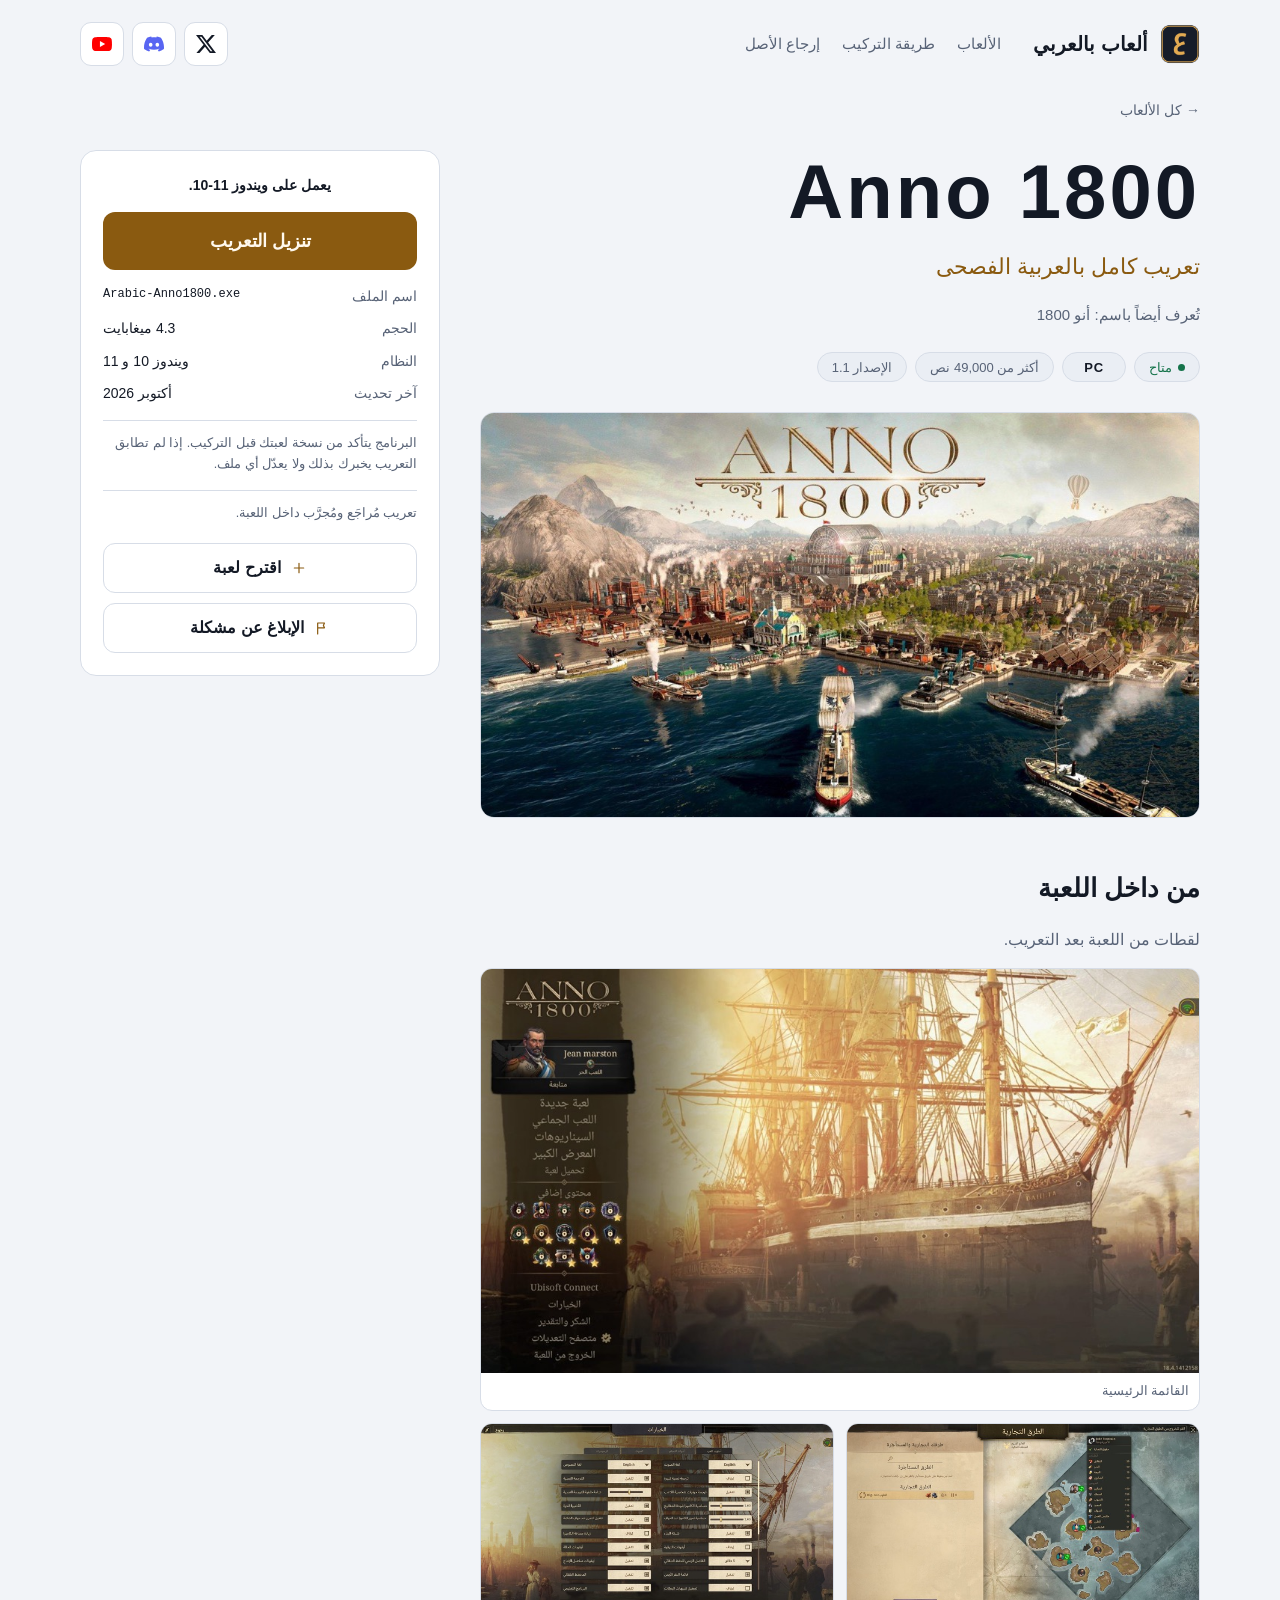
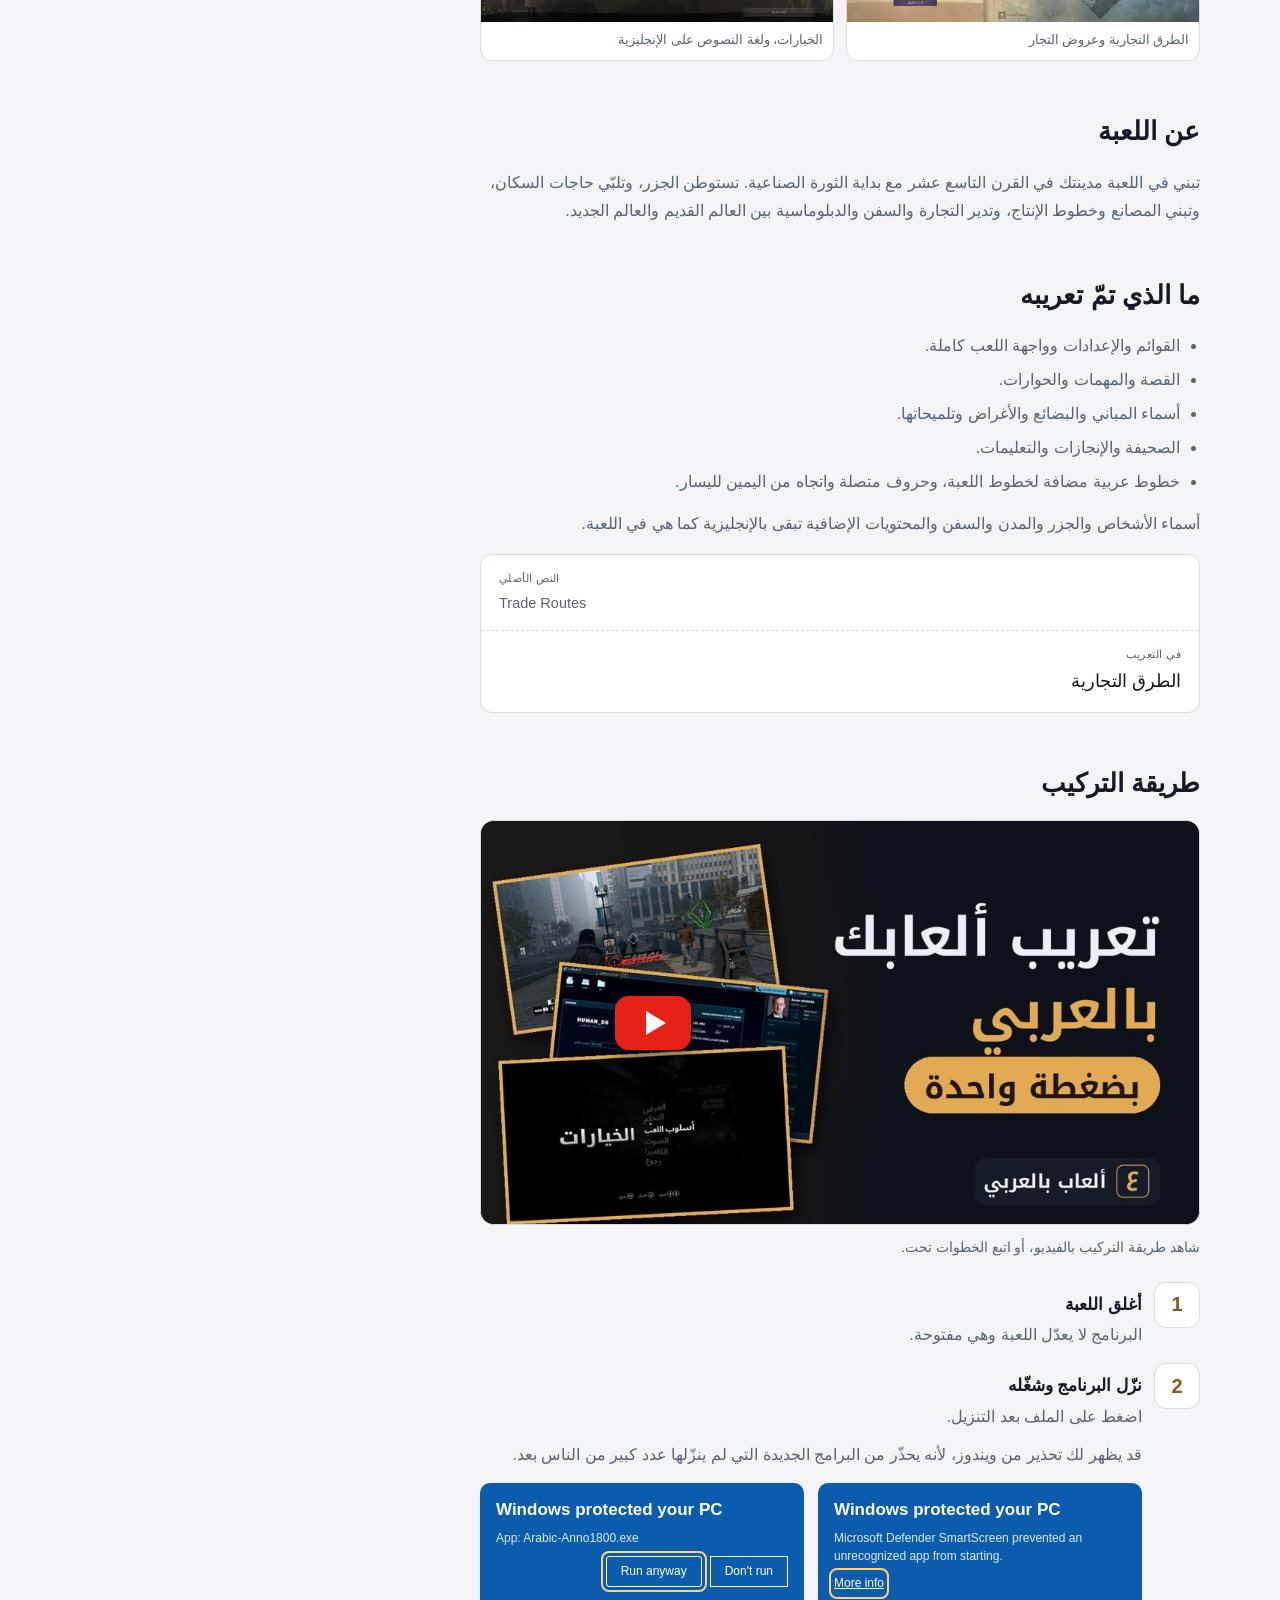
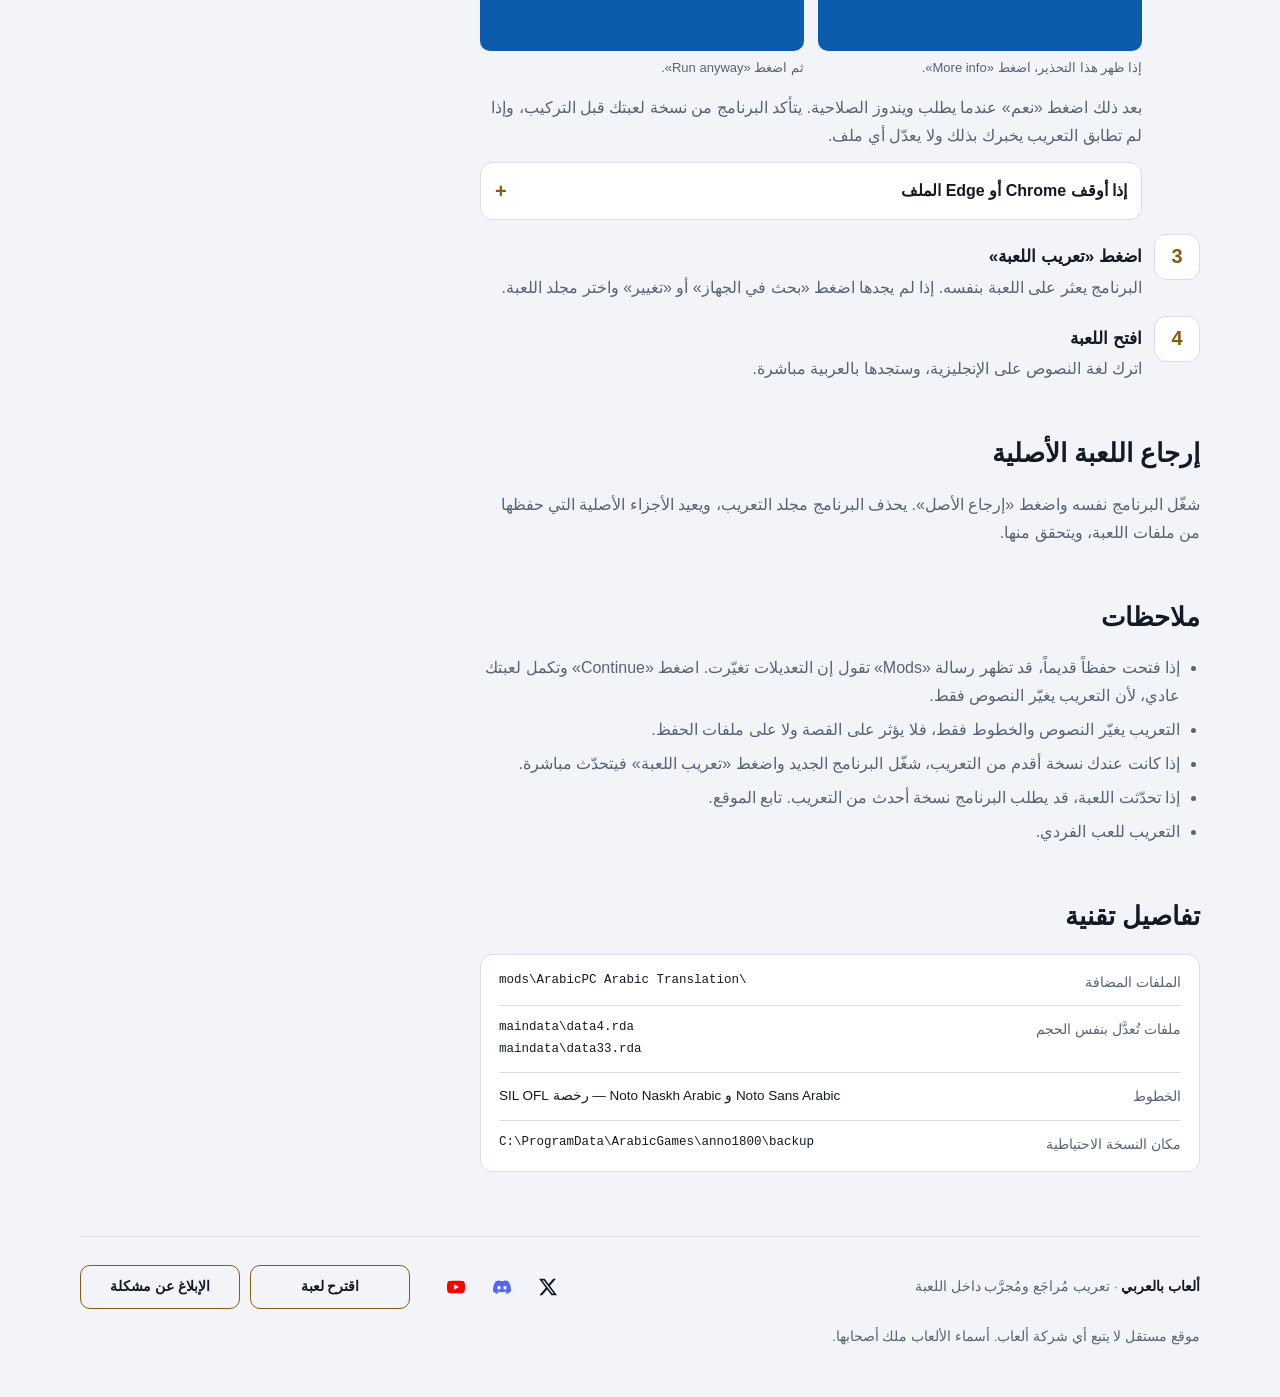
<file: anno1800.html>
<!doctype html>
<html lang="ar" dir="rtl">
<head>
<meta charset="utf-8">
<meta http-equiv="Content-Security-Policy" content="default-src 'none'; script-src 'sha256-Id8Sa9lHvQpv70yLuLrgS8saQPOXiOdCwPLp7Yqlmew=' 'sha256-ewUK3IPYGU3gF46hvFdsm5bOvynYOuCXVG4b3wqlys8=' 'sha256-vcinfW8w1KXhrZvj4CvVC5i6HdQuYbBCxFpEJyH1vP8=' 'sha256-zt1bkCsZpDhOuX6rjFbiNNUeiNlAIwT4OBKmRXil8lE=' 'sha256-D0SnryFHbFcE3lDCmxs45RldMhnp5iyebAxpOahPNMg=' https://gc.zgo.at/count.v5.js; style-src 'sha256-1CrU/wvyqFGQsP98MdF5LXRyvLEroZWZSPb+4ktXzEU=' https://fonts.googleapis.com; font-src https://fonts.gstatic.com; img-src 'self' https://arabic-pc.goatcounter.com; connect-src https://arabic-pc.goatcounter.com; frame-src 'self' https://www.youtube-nocookie.com; base-uri 'none'; form-action 'none'">
<meta name="viewport" content="width=device-width, initial-scale=1, viewport-fit=cover">
<meta name="description" content="تعريب لعبة Anno 1800 (آنو 1800، أنو 1800) كامل بالعربية الفصحى: القوائم والمهمات والقصة والصحيفة والتلميحات. يُركَّب ببرنامج صغير بضغطة واحدة ويُزال بضغطة واحدة.">
<link rel="icon" type="image/png" href="img/icon.png">
<meta property="og:title" content="تعريب Anno 1800 (آنو 1800) بالعربية | ألعاب بالعربي">
<meta property="og:description" content="تعريب لعبة Anno 1800 (آنو 1800، أنو 1800) كامل بالعربية الفصحى: القوائم والمهمات والقصة والصحيفة والتلميحات. يُركَّب ببرنامج صغير بضغطة واحدة ويُزال بضغطة واحدة.">
<link rel="canonical" href="https://arabic-pc.github.io/anno1800.html">
<meta property="og:type" content="website">
<meta property="og:url" content="https://arabic-pc.github.io/anno1800.html">
<meta property="og:image" content="https://arabic-pc.github.io/img/anno-cover.jpg">
<meta name="twitter:card" content="summary_large_image">
<meta name="theme-color" content="#0D1119">
<meta name="google-site-verification" content="0khRUPTyk-3FLgudLrnjnzi9njk2wVIBT3IxozMUFL8">
<meta property="og:site_name" content="ألعاب بالعربي">
<script type="application/ld+json">{"@context": "https://schema.org", "@type": "BreadcrumbList", "itemListElement": [{"@type": "ListItem", "position": 1, "name": "ألعاب بالعربي", "item": "https://arabic-pc.github.io/"}, {"@type": "ListItem", "position": 2, "name": "تعريب Anno 1800", "item": "https://arabic-pc.github.io/anno1800.html"}]}</script>
<title>تعريب Anno 1800 (آنو 1800) بالعربية | ألعاب بالعربي</title>
<link rel="preconnect" href="https://fonts.googleapis.com"><link rel="preconnect" href="https://fonts.gstatic.com" crossorigin><link rel="stylesheet" href="https://fonts.googleapis.com/css2?family=IBM+Plex+Mono:wght@400;500&family=IBM+Plex+Sans+Arabic:wght@400;500;600;700&family=Noto+Kufi+Arabic:wght@500;600;700&display=swap">
<style>
/* تخطيط: عمود واحد من اليمين لليسار بعرض 1120px، رأس صغير، بطل مقسوم (نص + نافذة البرنامج)، ثم شبكة ألعاب */
:root {
  --bg: #0D1119;
  --surface: #151B27;
  --surface-2: #1C2433;
  --line: #273145;
  --fg: #ECEFF5;
  --muted: #8F99AE;
  --gold: #E2AA52;
  --gold-ink: #1E1606;
  --ok: #46C48C;
  --danger: #E07A62;
  --pause: #F2994A;
  --info: #6C9EF0;
  --scan: rgba(226, 170, 82, .06);

  --f-display: "Noto Kufi Arabic", "IBM Plex Sans Arabic", "Segoe UI", Tahoma, sans-serif;
  --f-body: "IBM Plex Sans Arabic", "Segoe UI", Tahoma, sans-serif;
  --f-mono: "IBM Plex Mono", ui-monospace, Consolas, monospace;

  --r: 14px;
  --wrap: 1120px;
  --t-fast: .15s;
  --ease: cubic-bezier(.16, 1, .3, 1);
  color-scheme: dark;
}
@media (prefers-color-scheme: light) {
  :root:not([data-theme="dark"]) {
    --bg: #F2F4F8; --surface: #FFFFFF; --surface-2: #EAEEF4; --line: #D7DDE7;
    --fg: #131925; --muted: #586377; --gold: #8A5A10; --gold-ink: #FFF9EE;
    --ok: #14734A; --danger: #B23A22; --pause: #9A4E0C; --info: #2F67C7; --scan: rgba(169, 113, 26, .07);
    color-scheme: light;
  }
}
:root[data-theme="light"] {
  --bg: #F2F4F8; --surface: #FFFFFF; --surface-2: #EAEEF4; --line: #D7DDE7;
  --fg: #131925; --muted: #586377; --gold: #8A5A10; --gold-ink: #FFF9EE;
  --ok: #14734A; --danger: #B23A22; --pause: #9A4E0C; --info: #2F67C7; --scan: rgba(169, 113, 26, .07);
  color-scheme: light;
}

* { box-sizing: border-box; }
body { margin: 0; background: var(--bg); color: var(--fg); font-family: var(--f-body); font-size: 16px; line-height: 1.75; }
.page { padding-inline: 20px; padding-block: 0 48px; }
.wrap { max-width: var(--wrap); margin-inline: auto; }
a { color: inherit; }
:focus-visible { outline: 2px solid var(--gold); outline-offset: 3px; border-radius: 6px; }
.ltr { direction: ltr; unicode-bidi: isolate; }
.mono { font-family: var(--f-mono); font-size: .86em; }
h1, h2, h3 { text-wrap: balance; margin: 0; }
p { margin: 0; }

/* الرأس */
.top { display: flex; align-items: center; justify-content: space-between; gap: 16px; padding-block: 22px; }
.brand { display: flex; align-items: center; gap: 12px; text-decoration: none; }
.mark { display: block; flex: none; width: 40px; height: 40px; }   /* شعار الموقع الأصلي img/icon.png */
.brand b { font-family: var(--f-display); font-size: 20px; font-weight: 600; }
.nav { display: flex; gap: 22px; font-size: 15px; color: var(--muted); }
.nav a { display: inline-flex; align-items: center; min-height: 44px; text-decoration: none; transition: color var(--t-fast); }
.nav a:hover { color: var(--fg); }

/* حسابات التواصل */
.soc { display: flex; gap: 8px; }
.soc-btn { width: 44px; height: 44px; border-radius: 11px; border: 1px solid var(--line); background: var(--surface); display: grid; place-items: center; color: var(--fg); text-decoration: none; transition: border-color .15s, color .15s; }
.soc-btn:hover { border-color: var(--gold); }
.ic { display: block; width: 20px; height: 20px; }
.ic-x { color: var(--fg); }
.top { flex-wrap: nowrap; }
.top .brand { margin-inline-end: 16px; }
.top .soc { margin-inline-start: auto; }
.community { display: grid; grid-template-columns: repeat(3, minmax(0, 1fr)); gap: 16px; }
.community .comm { grid-template-columns: auto 1fr; }
.community .comm-go { grid-column: 2; }
.comm { display: grid; grid-template-columns: auto 1fr auto; gap: 16px; align-items: center; padding: 20px 22px; background: var(--surface); border: 1px solid var(--line); border-radius: var(--r); text-decoration: none; transition: border-color .2s, transform .2s; }
@media (hover: hover) {
  .comm:hover { border-color: var(--gold); transform: translateY(-2px); }
}
.comm-ic { width: 52px; height: 52px; border-radius: 14px; background: var(--surface-2); border: 1px solid var(--line); display: grid; place-items: center; color: var(--gold); }
.comm-ic .ic { width: 26px; height: 26px; }
.comm-t { display: grid; gap: 4px; min-width: 0; }
.comm-t b { font-size: 17px; }
.comm-t span { color: var(--muted); font-size: 14px; }
.comm-go { color: var(--gold); font-weight: 600; font-size: 14.5px; white-space: nowrap; }
.foot-soc { display: inline-flex; align-items: center; flex-wrap: wrap; gap: 2px; }
.foot-soc a { display: inline-flex; align-items: center; justify-content: center; min-width: 44px; min-height: 44px; border: 1px solid transparent; border-radius: 11px; color: var(--fg); text-decoration: none; transition: color var(--t-fast), border-color .15s; }
.foot-soc .ic { width: 18px; height: 18px; }
.foot-btns { display: flex; flex: 1 1 330px; gap: 10px; }   /* زرّين متساويين: اقترح لعبة والإبلاغ عن مشكلة */
.foot-soc .foot-rep { flex: 1 1 0; min-width: 160px; padding-inline: 14px; border: 1px solid var(--gold); border-radius: 10px; font-weight: 600; text-align: center; transition: background .15s; }
.foot-soc > a:nth-child(3) { margin-inline-end: 22px; }   /* مسافة بين الأيقونات والزرّين: الأيقونات أبعد شوي لليمين */
@media (max-width: 520px) {
  .foot-soc > a:first-child { margin-inline-start: -13px; }   /* الأيقونة الأولى تحاذي حافة النص من اليمين */
  .foot-soc { display: flex; width: 100%; }
  .foot-soc .foot-rep { min-width: 0; padding-inline: 8px; }
}
.foot-soc .foot-rep:hover { background: var(--surface-2); }
.foot-soc a:hover { color: var(--gold); }
.foot-soc a:not(.foot-rep):hover { border-color: var(--gold); color: var(--fg); }
.dl-note a { color: var(--gold); }

/* الأزرار */
.btn { display: inline-flex; align-items: center; justify-content: center; gap: 10px; min-height: 50px; padding-inline: 26px;
  border-radius: 12px; font: 600 16px/1 var(--f-body); text-decoration: none; border: 1px solid var(--line);
  background: var(--surface-2); color: var(--fg); cursor: pointer; transition: background var(--t-fast), filter var(--t-fast), transform var(--t-fast); }
.btn:hover { background: var(--line); }
.btn.gold { background: var(--gold); color: var(--gold-ink); border-color: transparent; }
.btn.gold:hover { filter: brightness(1.08); }
.btn:active { transform: translateY(1px); }

/* شارات */
.chips { display: flex; flex-wrap: wrap; gap: 8px; }
.chip { display: inline-flex; align-items: center; justify-content: center; gap: 6px; min-width: 64px; height: 30px; font-size: 13px; line-height: 1; padding: 0 14px; border-radius: 999px; border: 1px solid var(--line); background: var(--surface-2); color: var(--muted); white-space: nowrap; }
.chip.pc { color: var(--fg); font-weight: 700; letter-spacing: .06em; direction: ltr; }
.chip.on { color: var(--ok); }
.chip.upcoming { color: var(--gold); }
.chip.upcoming::before { content: ""; width: 7px; height: 7px; border-radius: 50%; background: var(--gold); }
.game.upcoming:hover { border-color: var(--line); transform: none; }
.game-when { color: var(--gold); font-weight: 600; font-size: 14.5px; }
.chip.on::before { content: ""; width: 7px; height: 7px; border-radius: 50%; background: var(--ok); }

/* الأقسام */
section { padding-block: 56px 8px; }
.eyebrow { font-size: 13px; letter-spacing: .04em; color: var(--gold); font-weight: 600; }
.sec-head { display: flex; align-items: end; justify-content: space-between; gap: 16px; flex-wrap: wrap; margin-block-end: 24px; }
.sec-head h2 { font-family: var(--f-display); font-size: clamp(26px, 4vw, 34px); font-weight: 600; line-height: 1.3; }
.lead { color: var(--muted); max-width: 62ch; }

/* نافذة البرنامج المصغّرة */
.app { background: var(--surface); border: 1px solid var(--line); border-radius: 16px; padding: 18px; display: grid; gap: 12px;
  box-shadow: 0 30px 60px -30px rgba(0,0,0,.55); max-width: 100%; }
.app-top { display: flex; justify-content: space-between; align-items: start; }
.app-brand { font-size: 12px; color: var(--gold); font-weight: 600; }
.app-title { font-size: 20px; font-weight: 700; }
.app-dots { display: flex; flex: none; gap: 10px; color: var(--muted); font-size: 14px; white-space: nowrap; }
.app-card { background: var(--surface-2); border: 1px solid var(--line); border-radius: 12px; padding: 12px 14px; min-width: 0; }
.app-label { font-size: 11px; color: var(--muted); }
.app-path { font-family: var(--f-mono); font-size: 12px; direction: ltr; text-align: right; overflow: hidden; text-overflow: ellipsis; white-space: nowrap; }
.app-status { display: flex; align-items: center; gap: 10px; font-weight: 700; font-size: 15px; }
.dot { width: 14px; height: 14px; border-radius: 50%; background: var(--info); box-shadow: 0 0 0 5px color-mix(in srgb, var(--info) 22%, transparent); flex: none; transition: background .18s, box-shadow .18s; }
/* الجملتان في نفس المكان عشان طول النافذة ما يتغير */
.app-msg { display: grid; font-size: 12.5px; color: var(--muted); margin-block-start: 4px; }
.app .app-msg span, .app.running .app-msg span { display: block; grid-area: 1 / 1; transition: opacity .2s; }
.app .app-msg .s0, .app .app-msg .s1, .app.running .app-msg .s2, .app.ready .app-msg .s2 { opacity: 0; }
.app.running .app-msg .s1, .app.ready .app-msg .s0 { opacity: 1; }
.bar { height: 7px; border-radius: 99px; background: var(--line); overflow: hidden; margin-block-start: 12px; display: flex; justify-content: flex-start; }
.bar i { display: block; height: 100%; width: 100%; background: var(--gold); border-radius: 99px; }
.bar-meta { display: flex; justify-content: space-between; font-size: 11.5px; color: var(--muted); margin-block-start: 6px; }
.bar-meta b { color: var(--fg); font-family: var(--f-mono); font-weight: 500; }
.app-btns { display: grid; grid-template-columns: 1.6fr 1fr 1.1fr; gap: 8px; }
.app-btns > span { border-radius: 10px; text-align: center; padding-block: 10px; font-size: 13px; font-weight: 600; background: var(--surface-2); border: 1px solid var(--line); }
.app-btns > .off { color: var(--muted); transition: background .2s, color .2s, border-color .2s, transform .12s, filter .12s; }
.app.ready .app-btns > .go { background: var(--gold); color: var(--gold-ink); border-color: transparent; }
.app.press .app-btns > .go { transform: scale(.95); filter: brightness(.9); }
.app-foot { display: flex; justify-content: space-between; font-size: 11px; color: var(--muted); border-top: 1px solid var(--line); padding-top: 10px; }

/* حالة نافذة البرنامج: تبدأ "جارٍ التركيب" ثم تتحول للنجاح (يتحكم بها سكربت صغير؛ بدون سكربت تظهر حالة النجاح) */
.app .s0, .app .s1 { display: none; }
.app.ready .s0 { display: block; }
.app.ready .s2 { display: none; }
.app.ready .bar, .app.ready .bar-meta { visibility: hidden; }
#mockName, #mockPath, #mockVer { transition: opacity .2s ease; }
.app.swap #mockName, .app.swap #mockPath, .app.swap #mockVer { opacity: 0; }
.app.running .s1 { display: block; }
.app.running .s2 { display: none; }
.app:not(.running):not(.ready) .dot { background: var(--ok); box-shadow: 0 0 0 5px color-mix(in srgb, var(--ok) 22%, transparent); }

/* البطل */
.hero { display: grid; grid-template-columns: 1.15fr 1fr; gap: 48px; align-items: center; padding-block: 40px 24px; }
.hero > * { min-width: 0; }
.hero h1 { font-family: var(--f-display); font-weight: 700; font-size: clamp(42px, 7vw, 72px); line-height: 1.35; margin-block: 10px 18px; }
.hero h1 em { font-style: normal; color: var(--gold); }
.hero .lead { font-size: 18px; }
.hero-cta { display: flex; flex-wrap: wrap; gap: 12px; margin-block: 28px 18px; }
.hero-note { font-size: 13.5px; color: var(--muted); display: flex; gap: 8px; align-items: center; }
.hero-note::before { content: ""; width: 8px; height: 8px; border-radius: 50%; background: var(--ok); flex: none; }

/* بطاقات الألعاب */
.games { display: grid; grid-template-columns: repeat(auto-fill, minmax(min(300px, 100%), 1fr)); gap: 20px; }
.game { display: grid; grid-template-rows: auto 1fr; text-decoration: none; background: var(--surface); border: 1px solid var(--line); border-radius: var(--r); overflow: hidden; transition: border-color .2s, transform .2s; }
@media (hover: hover) {
  .game:hover { border-color: var(--gold); transform: translateY(-2px); }
}
.art { position: relative; aspect-ratio: 16 / 9; max-width: 100%; padding: 16px 18px; display: flex; flex-direction: column; justify-content: space-between; overflow: hidden;
  background: repeating-linear-gradient(0deg, var(--scan) 0 1px, transparent 1px 4px), linear-gradient(160deg, var(--surface-2), var(--bg)); }
.art .term { font-family: var(--f-mono); font-size: 12px; color: var(--gold); direction: ltr; text-align: left; line-height: 1.6; opacity: .9; }
.art .term span { color: var(--muted); }
.art .name { font-family: var(--f-body); font-weight: 700; font-size: 30px; letter-spacing: .04em; direction: ltr; text-align: left; }
.game-body { padding: 16px 18px 18px; display: grid; grid-template-rows: auto 1fr auto auto; gap: 12px; }
.game-body p { color: var(--muted); font-size: 14.5px; }
.game-go { color: var(--gold); font-weight: 600; font-size: 14.5px; }
.art.shot { background: var(--bg); padding: 0; justify-content: flex-end; }
.art.shot img { position: absolute; inset: 0; width: 100%; height: 100%; object-fit: cover; }
.art.shot::after { content: ""; position: absolute; inset: 0; background: linear-gradient(0deg, rgba(8,11,17,.92) 0%, rgba(8,11,17,.35) 45%, rgba(8,11,17,0) 70%); }
.art.shot.cover { aspect-ratio: 16 / 9; }
.art.shot.cover::after { display: none; }
.game-name { font-size: 19px; font-weight: 700; direction: ltr; text-align: right; }
.art.shot .name { position: relative; z-index: 1; padding: 14px 18px; color: #F2F4F8; }
.plat { display: flex; flex-wrap: wrap; gap: 8px; align-items: center; font-size: 13px; color: var(--muted); border-top: 1px solid var(--line); padding-top: 12px; }
.plat b { font-weight: 600; color: var(--fg); font-size: 13px; padding: 2px 10px; border-radius: 6px; background: var(--surface-2); border: 1px solid var(--line); }
.g-shot { margin: 22px 0 0; border-radius: 14px; overflow: hidden; border: 1px solid var(--line); background: var(--surface); }
.g-shot img { display: block; width: 100%; height: auto; aspect-ratio: 16 / 9; object-fit: cover; }
.g-shot figcaption { font-size: 13px; color: var(--muted); padding: 10px 14px; }
/* معرض اللقطات */
.gallery { display: grid; grid-template-columns: repeat(2, minmax(0, 1fr)); gap: 12px; margin-block-start: 14px; }
.gallery figure:first-child, .gallery figure:last-child:nth-child(even) { grid-column: 1 / -1; }
.gallery figure { margin: 0; border-radius: 12px; overflow: hidden; border: 1px solid var(--line); background: var(--surface); }
.gallery img { display: block; width: 100%; aspect-ratio: 16 / 9; object-fit: cover; transition: transform .3s; }
.gallery .zoom { display: block; width: 100%; padding: 0; border: 0; background: none; cursor: zoom-in; overflow: hidden; }
@media (hover: hover) {
  .gallery .zoom:hover img { transform: scale(1.04); }
}
.gallery .zoom:focus-visible { outline-offset: -3px; }
.lb { position: fixed; inset: 0; z-index: 50; background: rgba(5,7,12,.92); display: flex; flex-direction: column; align-items: center; justify-content: center; gap: 12px; padding: 24px 16px; cursor: zoom-out; }
.lb[hidden] { display: none; }
.lb img { max-width: 100%; max-height: calc(100% - 60px); border-radius: 10px; box-shadow: 0 20px 60px rgba(0,0,0,.5); }
.lb p { color: #C9D0DD; font-size: 14px; }
.lb-x { position: absolute; top: calc(env(safe-area-inset-top, 0px) + 14px); left: 16px; width: 44px; height: 44px; border-radius: 50%; border: 1px solid rgba(255,255,255,.25); background: rgba(255,255,255,.08); color: #fff; font-size: 18px; cursor: pointer; }
.gallery figcaption { font-size: 12.5px; color: var(--muted); padding: 8px 10px; }
@media (max-width: 640px) { .gallery { grid-template-columns: 1fr; } }
/* لعبة واحدة متاحة: البطاقة تمتد أفقياً بدل أن تبقى وحيدة في الصف */
.games:has(> .game:only-child) { grid-template-columns: 1fr; }
.game:only-child { grid-template-columns: minmax(0, 1.1fr) minmax(0, 1fr); }
.game:only-child .art { aspect-ratio: auto; min-height: 230px; }
.game:only-child .game-body { align-content: center; padding: 24px 28px; }
.game:only-child .game-body p { font-size: 15.5px; }

.soon { display: flex; flex-wrap: wrap; gap: 10px; align-items: center; margin-block-start: 22px; color: var(--muted); font-size: 14px; }
.soon b { font-weight: 600; color: var(--fg); }

/* الخطوات */
.steps { display: grid; grid-template-columns: repeat(3, 1fr); gap: 20px; counter-reset: s; list-style: none; padding: 0; margin: 0; }
.steps li { background: var(--surface); border: 1px solid var(--line); border-radius: var(--r); padding: 22px; display: grid; gap: 8px; align-content: start; min-width: 0; }
.steps li::before { counter-increment: s; content: counter(s); font-family: var(--f-display); font-size: 34px; font-weight: 700; color: var(--gold); line-height: 1; }
.steps h3 { font-size: 18px; font-weight: 600; }
.steps p { color: var(--muted); font-size: 14.5px; }

/* الوعود */
.promises { display: grid; grid-template-columns: repeat(2, 1fr); gap: 0; border-top: 1px solid var(--line); }
.promises div { padding: 22px 4px; border-bottom: 1px solid var(--line); display: grid; gap: 6px; padding-inline-end: 28px; min-width: 0; }
.promises h3 { font-size: 17px; font-weight: 600; }
.promises p { color: var(--muted); font-size: 14.5px; }

/* الأسئلة */
.faq { display: grid; gap: 10px; max-width: 820px; }
.faq details { background: var(--surface); border: 1px solid var(--line); border-radius: 12px; padding: 4px 18px; transition: border-color .2s; }
@media (hover: hover) {
  .faq details:hover { border-color: var(--gold); }
}
.faq summary { cursor: pointer; font-weight: 600; padding-block: 14px; list-style: none; display: flex; justify-content: space-between; gap: 12px; }
.faq summary::after { content: "+"; color: var(--gold); font-size: 20px; line-height: 1; }
.faq details[open] summary::after { content: "−"; }
.faq summary::-webkit-details-marker { display: none; }
.faq details p { color: var(--muted); padding-block-end: 16px; font-size: 15px; }
.faq bdi { white-space: nowrap; }
.faq details p a { color: var(--fg); text-underline-offset: 3px; }

/* التذييل */
.foot { margin-block-start: 64px; padding-block: 28px 0; border-top: 1px solid var(--line); display: flex; align-items: center; justify-content: space-between; gap: 16px; flex-wrap: wrap; color: var(--muted); font-size: 13.5px; }
.foot strong { color: var(--fg); font-weight: 600; }

/* صفحة اللعبة */
.crumb { font-size: 14px; color: var(--muted); text-decoration: none; display: inline-flex; align-items: center; gap: 6px; min-height: 44px; transition: color var(--t-fast); }
.crumb:hover { color: var(--fg); }
.g-head { display: grid; grid-template-columns: 1fr 360px; gap: 40px; align-items: start; padding-block: 18px 0; }
.g-head > * { min-width: 0; }
.g-title { font-family: var(--f-body); font-weight: 700; font-size: clamp(44px, 8vw, 76px); letter-spacing: .04em; direction: ltr; text-align: right; line-height: 1.1; }
.g-sub { font-family: var(--f-display); font-size: 22px; color: var(--gold); margin-block: 6px 16px; }
.g-aka { margin-block: -8px 16px; color: var(--muted); font-size: 15px; }
.dl { position: sticky; top: calc(env(safe-area-inset-top, 0px) + 16px); background: var(--surface); border: 1px solid var(--line); border-radius: 16px; padding: 22px; display: grid; gap: 14px; }
.dl .btn { width: 100%; min-height: 58px; font-size: 18px; }
.dl dl { display: grid; grid-template-columns: auto 1fr; gap: 8px 14px; margin: 0; font-size: 14px; }
.dl dt { color: var(--muted); }
.dl dd { margin: 0; text-align: left; font-variant-numeric: tabular-nums; }
.dl-note { font-size: 12.5px; color: var(--muted); border-top: 1px solid var(--line); padding-top: 12px; }
.g-main { display: grid; gap: 8px; }
.g-main section { padding-block: 40px 0; }
.g-main h2 { font-family: var(--f-display); font-size: 26px; font-weight: 600; margin-block-end: 14px; }
.g-main p, .g-main li { color: var(--muted); }
.g-main ul { padding-inline-start: 20px; margin: 0; display: grid; gap: 6px; }

.sample { background: var(--surface); border: 1px solid var(--line); border-radius: 12px; overflow: hidden; margin-block-start: 16px; }
.sample div { padding: 14px 18px; }
.sample .en { direction: ltr; text-align: left; color: var(--muted); font-size: 14.5px; border-bottom: 1px dashed var(--line); }
.sample .ar { font-size: 18px; color: var(--fg); }
.sample .ar b { color: var(--gold); font-weight: 600; }
.sample small { display: block; font-size: 11px; color: var(--muted); letter-spacing: .04em; margin-block-end: 2px; }

.gsteps { list-style: none; counter-reset: s; padding: 0; margin: 0; display: grid; gap: 14px; }
.gsteps > li { display: grid; grid-template-columns: 44px 1fr; gap: 14px; align-items: start; }
.gsteps > li::before { counter-increment: s; content: counter(s); width: 44px; height: 44px; border-radius: 12px; border: 1px solid var(--line); display: grid; place-items: center; font-family: var(--f-display); font-weight: 700; color: var(--gold); font-size: 20px; background: var(--surface); }
.gsteps h3 { font-size: 17px; font-weight: 600; color: var(--fg); margin-block: 8px 2px; }
.gsteps > li > div { min-width: 0; }

/* رسم توضيحي لتحذير ويندوز */
.warn { display: grid; grid-template-columns: 1fr 1fr; gap: 14px; margin-block-start: 14px; }
.ss { background: #0B5CAD; color: #fff; border-radius: 10px; padding: 16px 16px 14px; direction: ltr; text-align: left; font-family: "Segoe UI", Tahoma, sans-serif; display: grid; gap: 8px; align-content: start; min-height: 168px; position: relative; min-width: 0; }
.ss-t { display: block; font-size: 17px; font-weight: 600; line-height: 1.35; }
.ss p { color: #DCEBFA !important; font-size: 12px; line-height: 1.45; }
.ss .more { color: #fff; text-decoration: underline; font-size: 12px; outline: 2px solid #FFD27A; outline-offset: 3px; border-radius: 3px; justify-self: start; }
.ss .row { display: flex; gap: 8px; justify-content: flex-end; margin-top: auto; }
.ss .row span { border: 1px solid #fff; padding: 4px 14px; font-size: 12px; }
.ss .row .hl { outline: 2px solid #FFD27A; outline-offset: 3px; border-radius: 3px; }
.ss-cap { font-size: 13px; color: var(--muted); margin-block-start: 6px; text-align: right; direction: rtl; }

.tech { background: var(--surface); border: 1px solid var(--line); border-radius: 12px; padding: 4px 18px; overflow-x: auto; }
.tech table { width: 100%; border-collapse: collapse; font-size: 14px; }
.tech td { padding: 11px 0; border-bottom: 1px solid var(--line); vertical-align: top; }
.tech tr:last-child td { border-bottom: 0; }
.tech td:first-child { color: var(--muted); padding-inline-end: 18px; white-space: nowrap; }
.tech td:last-child { direction: ltr; text-align: left; font-family: var(--f-mono); font-size: 12.5px; overflow-wrap: anywhere; }
.tl { display: block; }
.tl-ar { font-family: var(--f-body); font-size: 13.5px; }

.preview-note { font-size: 12.5px; color: var(--muted); background: var(--surface-2); border-radius: 8px; padding: 8px 12px; }

/* الوصول للتنزيل: زر أعلى الصفحة وشريط سفلي في الشاشات الصغيرة، وإرسال الرابط للكمبيوتر من الجوال */
#get { scroll-margin-top: 16px; }
p.dl-pc { margin: 0; font-size: 14px; font-weight: 600; color: var(--fg); text-align: center; }
.dl-jump-box, .to-get, .dl-bar { display: none; }
#dlSend { font-family: var(--f-body); }
#dlSend[hidden], .dl-sent[hidden] { display: none; }
.dl-sent { font-size: 13.5px; color: var(--muted); text-align: center; overflow-wrap: anywhere; }
.is-phone #dlBtn { background: var(--surface-2); color: var(--fg); border-color: var(--line); min-height: 50px; font-size: 16px; }

/* شرح تحذير ويندوز */
.warn-why { margin-block-start: 10px; }
.warn-next { margin-block-start: 14px; }
.warn-more { margin-block-start: 12px; background: var(--surface); border: 1px solid var(--line); border-radius: 12px; padding: 4px 14px; }
.warn-more summary { cursor: pointer; font-weight: 600; color: var(--fg); min-height: 48px; padding-block: 10px; line-height: 1.5; list-style: none; display: flex; align-items: center; justify-content: space-between; gap: 12px; }
.warn-more summary::after { content: "+"; color: var(--gold); font-size: 20px; line-height: 1; }
.warn-more[open] summary::after { content: "−"; }
.warn-more summary::-webkit-details-marker { display: none; }
.warn-more p { font-size: 14.5px; padding-block-end: 12px; }
.warn-more a { color: var(--fg); }
.warn-more bdi { white-space: nowrap; }

/* الحركة: انتقال بين الصفحات، وفتح الأسئلة والمكبّر، وإشارة الوصول لصندوق التنزيل */
@media (prefers-reduced-motion: no-preference) {
  @view-transition { navigation: auto; }
  ::view-transition-group(*) { animation-duration: .32s; animation-timing-function: var(--ease); }
  ::view-transition-old(root), ::view-transition-new(root) { animation-duration: .18s; }
  html:has(.hero) { scroll-behavior: smooth; }
  .lb:not([hidden]) { animation: fade-in .18s ease-out; }
  .lb:not([hidden]) img { animation: lb-img .24s var(--ease); }
  #get:target { animation: get-hit .9s ease-out; }
  @supports (interpolate-size: allow-keywords) {
    .faq details, .warn-more { interpolate-size: allow-keywords; }
    .faq details::details-content, .warn-more::details-content { block-size: 0; overflow: clip; transition: block-size .14s ease-in, content-visibility .14s allow-discrete; }
    .faq details[open]::details-content, .warn-more[open]::details-content { block-size: auto; transition: block-size .22s var(--ease), content-visibility .22s allow-discrete; }
  }
}
@media (prefers-reduced-motion: reduce) {
  .game, .comm, .gallery img, .yt img, .btn { transition-property: border-color, background, filter; }
  .comm:hover, .game:hover, .gallery .zoom:hover img, .yt:hover img, .btn:active { transform: none; }
}
@keyframes fade-in { from { opacity: 0; } }
@keyframes lb-img { from { transform: scale(.97); } }
@keyframes get-hit { from { box-shadow: 0 0 0 3px var(--gold); } to { box-shadow: 0 0 0 3px transparent; } }

/* نافذة البلاغ فوق الصفحة، وصفحة البلاغ لما تنعرض داخلها */
html:has(.rep-dlg[open]) { overflow: hidden; }
.rep-dlg { width: min(640px, 100% - 32px); max-width: none; height: min(780px, 100dvh - 48px); max-height: none; padding: 0; border: 1px solid var(--line); border-radius: 18px; background: var(--surface); color: var(--fg); overflow: hidden; }
.rep-dlg[open] { animation: rep-dlg-in .18s ease-out; }
.rep-dlg::backdrop { background: rgba(5, 7, 12, .62); }
.rep-dlg iframe { display: block; width: 100%; height: 100%; border: 0; }
.rep-dlg-x { position: absolute; top: 12px; inset-inline-end: 12px; z-index: 1; width: 44px; height: 44px; border-radius: 50%; border: 1px solid var(--line); background: var(--surface-2); color: var(--fg); font-size: 16px; cursor: pointer; }
.rep-dlg-x:hover { border-color: var(--gold); }
@keyframes rep-dlg-in { from { opacity: 0; transform: translateY(10px); } }
@media (prefers-reduced-motion: reduce) { .rep-dlg[open] { animation: none; } }
@media (max-width: 640px) {
  .rep-dlg { width: 100%; height: 92dvh; margin: auto 0 0; border-width: 1px 0 0; border-radius: 18px 18px 0 0; }
}
.embed body { background: var(--surface); }
.embed .page { padding: 0; }
.embed .top, .embed .crumb, .embed .foot { display: none; }
.embed .rep { max-width: none; padding: 0; }
.embed .rep-card { border: 0; border-radius: 0; padding: 22px 20px 20px; }
.embed .rep-title { padding-inline-end: 52px; font-size: 26px; }

/* رسم توضيحي لقائمة التنزيلات في Chrome وEdge */
.br { background: #292A2D; color: #E8EAED; border-radius: 10px; padding: 14px 16px; direction: ltr; text-align: left; font-family: "Segoe UI", Tahoma, sans-serif; display: grid; gap: 10px; align-content: start; box-shadow: 0 4px 14px rgba(0, 0, 0, .28); }
.br-edge { background: #2B2B2B; }
.br .row { display: flex; gap: 8px; justify-content: flex-end; align-items: center; }
.br .row + .row { margin-top: 2px; }
.br .row span { border: 1px solid #8A8D93; border-radius: 3px; padding: 4px 14px; font-size: 12px; color: #fff; display: inline-flex; align-items: center; min-height: 26px; box-sizing: border-box; }
.br .hl { outline: 2px solid #FFD27A; outline-offset: 3px; border-radius: 3px; }
.br .n { flex: none; width: 18px; height: 18px; margin-inline-start: 8px; border-radius: 50%; background: #FFD27A; color: #1B1B1B; font: 700 11px/18px "Segoe UI", Tahoma, sans-serif; text-align: center; }
.br-item { display: flex; align-items: center; gap: 10px; background: #3B3C40; border-radius: 10px; padding: 10px 10px 10px 12px; min-width: 0; }
.br-edge .br-item { background: #3D3D3D; }
.br-item > svg { flex: none; color: #F2B84B; }
.br-name { flex: 1; min-width: 0; display: grid; gap: 2px; font-size: 13px; }
.br-name b { font-weight: 600; overflow: hidden; text-overflow: ellipsis; white-space: nowrap; }
.br-name i { font-style: normal; font-size: 11.5px; line-height: 1.35; color: #F2C14E; overflow-wrap: anywhere; }
.br-dots { flex: none; display: inline-flex; color: #fff; padding: 2px 6px; }
.br-item .n { margin-inline-start: 2px; }
.br-step { display: grid; gap: 10px; border-top: 1px solid #55575C; padding-top: 12px; }
.br-title { display: block; margin-block: 4px 2px; font-size: 18px; font-weight: 700; color: var(--fg); }
@media (max-width: 400px) {
  .br { padding: 12px; }
  .br-item { padding: 8px; gap: 6px; }
  .br-item > svg { display: none; }
}

@media (max-width: 900px) {
  .hero, .g-head { grid-template-columns: 1fr; gap: 32px; }
  .dl { position: static; }
  .dl-jump-box { display: grid; gap: 8px; margin-block: 16px 6px; }
  .to-get { display: inline-flex; align-items: center; min-height: 44px; color: var(--fg); font-weight: 600; }
  .dl-bar { position: fixed; inset-inline: 0; bottom: 0; z-index: 20; display: flex; align-items: center; justify-content: space-between; gap: 12px; padding: 10px 16px calc(10px + env(safe-area-inset-bottom, 0px)); background: var(--surface); border-top: 1px solid var(--line); box-shadow: 0 -6px 20px rgba(0, 0, 0, .18); transform: translateY(110%); visibility: hidden; transition: transform .14s ease-in, visibility .14s; }
  .dl-bar.show { transform: none; visibility: visible; transition: transform .24s var(--ease); }
  .dl-bar .btn { flex: none; min-height: 46px; padding-inline: 20px; font-size: 15px; }
  .dl-bar-info { min-width: 0; display: grid; font-weight: 600; line-height: 1.35; }
  .dl-bar-info bdi { overflow: hidden; white-space: nowrap; text-overflow: ellipsis; }
  .dl-bar-info span { font-size: 12.5px; font-weight: 400; color: var(--muted); }
}
@media (max-width: 900px) and (prefers-reduced-motion: reduce) {
  .dl-bar, .dl-bar.show { transition: none; }
}
@media (max-width: 640px) {
  .app-title { min-height: 3.5em; line-height: 1.75; }
}
@media (max-width: 900px) {
  html { scroll-padding-bottom: 90px; }
}
@media (max-width: 480px) {
  .tech tr { display: block; padding-block: 11px; border-bottom: 1px solid var(--line); }
  .tech tr:last-child { border-bottom: 0; }
  .tech td { display: block; padding: 0; border-bottom: 0; }
  .tech td:first-child { white-space: normal; padding-inline-end: 0; margin-block-end: 2px; }
  .tech td:last-child { text-align: right; }
}
@media (max-width: 400px) {
  .brand { gap: 8px; }
  .brand b { font-size: 18px; }
  .soc { gap: 4px; }
  .top .brand { margin-inline-end: 0; }
}
@media (max-width: 360px) {
  .top { column-gap: 8px; }
  .brand { gap: 6px; }
  .brand b { font-size: 16px; }
  .mark { width: 36px; height: 36px; }
  .soc { gap: 2px; }
}
@media (max-width: 900px) {
  .steps { grid-template-columns: 1fr; }
  .community { grid-template-columns: 1fr; }
}
@media (max-width: 640px) {
  .community { grid-template-columns: 1fr; }
  .comm { grid-template-columns: auto 1fr; }
  .comm-go { display: none; }
  .game:only-child { grid-template-columns: 1fr; }
  .game:only-child .art { min-height: 0; aspect-ratio: 16 / 8; }
  .top { flex-wrap: wrap; row-gap: 4px; padding-block: 14px 6px; }
  .top .nav { order: 3; width: 100%; justify-content: space-between; gap: 12px; border-top: 1px solid var(--line); }
  .crumb { display: none; }
  .promises { grid-template-columns: 1fr; }
  .warn { grid-template-columns: 1fr; }
  .page { padding-inline: 16px; }
}

/* فيديو طريقة التركيب: صورة أولاً، ويُحمَّل يوتيوب عند الضغط فقط */
.yt-wrap { margin-block: 6px 22px; }
.yt, .yt-frame { display:block; position:relative; width:100%; max-width:760px; aspect-ratio:16/9; border-radius:14px; overflow:hidden; border:1px solid var(--line); background:#000; padding:0; cursor:pointer; }
.yt img { width:100%; height:100%; object-fit:cover; display:block; transition:transform .3s ease, filter .3s ease; }
@media (hover: hover) {
  .yt:hover img { transform:scale(1.02); filter:brightness(.85); }
}
.yt-play { position:absolute; top:50%; left:24%; transform:translate(-50%,-50%); width:76px; height:54px; border-radius:14px; background:#E62117; box-shadow:0 6px 24px rgba(0,0,0,.45); }
.yt-play::after { content:""; position:absolute; inset:0; margin:auto; width:0; height:0; border-style:solid; border-width:12px 0 12px 20px; border-color:transparent transparent transparent #fff; transform:translateX(3px); }
.yt:focus-visible { outline:2px solid var(--gold); outline-offset:3px; }
.yt-cap { margin-block-start:10px; color:var(--muted); font-size:14px; }
.yt-mini { display:flex; align-items:center; gap:14px; max-width:760px; margin-block-start:12px; padding:8px; border:1px solid var(--line); border-radius:12px; background:var(--surface); color:var(--fg); text-decoration:none; transition:border-color .2s ease; }
.yt-mini:hover { border-color:var(--gold); }
.yt-mini:focus-visible { outline:2px solid var(--gold); outline-offset:3px; }
.yt-mini-img { position:relative; flex:none; width:150px; aspect-ratio:16/9; border-radius:8px; overflow:hidden; background:#000; }
.yt-mini-img img { width:100%; height:100%; object-fit:cover; display:block; }
.yt-mini .yt-play { left:50%; width:38px; height:27px; border-radius:8px; }
.yt-mini .yt-play::after { border-width:6px 0 6px 11px; transform:translateX(2px); }
.yt-mini-txt { display:flex; flex-direction:column; gap:3px; min-width:0; }
.yt-mini-txt i { font-style:normal; font-size:12px; font-weight:700; color:var(--gold-ink); background:var(--gold); border-radius:999px; padding:1px 10px; align-self:flex-start; }
.yt-mini[data-show="b"] .yt-mini-txt i { display:none; }
.yt-mini-txt b { font-size:16px; }
.yt-mini-txt small { color:var(--muted); font-size:13px; }

@media (max-width:600px){ .yt-play { width:56px; height:40px; border-radius:11px; } .yt-play::after { border-width:9px 0 9px 15px; } }
#how .yt-wrap { margin: 0; }
#how .yt { max-width: none; }
.how-grid { display: grid; grid-template-columns: minmax(0, 1.5fr) minmax(0, 1fr); gap: 24px; align-items: start; }
.how-grid .steps { grid-template-columns: 1fr; gap: 10px; }
.how-grid .steps li { grid-template-columns: auto 1fr; column-gap: 14px; row-gap: 2px; padding: 14px 16px; }
.how-grid .steps li::before { grid-row: span 2; font-size: 26px; }
.how-grid .steps h3 { font-size: 16.5px; }
@media (max-width: 900px) {
  .how-grid { grid-template-columns: 1fr; }
}

/* تنبيه مهم في صفحة اللعبة */
.alert { margin-block: 18px; padding: 14px 16px; border-radius: var(--r); border: 1px solid #C2563F; background: rgba(194, 86, 63, .1); }
.alert b { display: block; margin-block-end: 4px; color: var(--danger); }
.alert p { margin: 0; }
.credit { padding: 14px 16px; border-radius: var(--r); background: var(--surface); border: 1px solid var(--line); }
.game.upcoming .art.shot img { object-position: center top; }
.names-note { margin-block-start: 14px; }
.mock-slot { max-width: 460px; margin-block-start: 14px; }

/* زر «الإبلاغ عن مشكلة» في آخر صندوق التنزيل: ثانوي بإطار رفيع، أخف من زر التنزيل */
.btn-report { display: flex; align-items: center; justify-content: center; gap: 10px; min-height: 50px; margin-block-start: 4px; border-radius: 12px; border: 1px solid var(--line); color: var(--fg); font-size: 16px; font-weight: 600; text-decoration: none; transition: border-color .15s, background .15s; }
.btn-report svg { color: var(--gold); flex: none; }
.btn-report:hover { border-color: var(--gold); background: var(--scan); }
.btn-report + .btn-report { margin-block-start: -4px; }   /* زرّين تحت بعض: المسافة بينهم 10 بكسل */

/* صفحة الإبلاغ عن مشكلة */
.rep { max-width: 720px; margin-inline: auto; padding-block: 18px 0; }
.rep [hidden] { display: none !important; }
.rep-card { background: var(--surface); border: 1px solid var(--line); border-radius: 18px; padding: 36px 36px 30px; }
.rep-form { display: grid; gap: 26px; }
.rep-title { font-family: var(--f-display); font-weight: 700; font-size: clamp(28px, 5vw, 36px); line-height: 1.4; }
.rep-sub { color: var(--muted); margin-block-start: -16px; }
.fld { display: grid; gap: 10px; min-width: 0; }
.fld > span { font-weight: 700; font-size: 17px; }
.req { color: var(--gold); }
.fld input, .fld select, .fld textarea { width: 100%; font: 400 16.5px/1.6 var(--f-body); color: var(--fg); background: var(--surface-2); border: 1px solid var(--line); border-radius: 12px; padding: 14px 18px; transition: border-color .15s; }
.fld select { min-height: 58px; cursor: pointer; appearance: none; padding-inline-end: 42px; }
.fld:has(select) { position: relative; }
.fld:has(select)::after { content: ""; position: absolute; inset-inline-end: 20px; bottom: 25px; width: 9px; height: 9px; border: solid var(--muted); border-width: 0 2px 2px 0; transform: rotate(45deg); pointer-events: none; }
.fld textarea { resize: vertical; min-height: 130px; }
.fld input:focus, .fld select:focus, .fld textarea:focus { outline: 2px solid var(--gold); outline-offset: 1px; border-color: var(--gold); }
.fld input::placeholder, .fld textarea::placeholder { color: var(--muted); opacity: 1; }
.fld-hint { font-size: 13px; color: var(--muted); margin-block-start: -2px; }
.hp { position: absolute; inset-inline-start: -10000px; width: 1px; height: 1px; overflow: hidden; }
.cf-turnstile { min-height: 65px; }
.rep-send { width: 100%; min-height: 62px; font-size: 19px; font-weight: 700; }
.rep-send[disabled] { opacity: .6; cursor: wait; }
.rep-msg { color: var(--danger); font-weight: 500; margin-block-end: -10px; }
.rep-msg:empty { display: none; }
.rep-alt { color: var(--muted); font-size: 14.5px; }
.rep-alt a { color: var(--gold); text-decoration: none; }
.rep-alt a:hover { text-decoration: underline; }
.rep-done { max-width: 560px; margin-inline: auto; display: grid; justify-items: center; gap: 14px; text-align: center; padding-block: 52px 46px; }
.rep-done:focus { outline: none; }
.rep-ok { width: 88px; height: 88px; border-radius: 50%; display: grid; place-items: center; color: var(--ok); background: rgba(70, 196, 140, .14); margin-block-end: 8px; }
.rep-done h2 { font-family: var(--f-display); font-size: clamp(24px, 4.5vw, 32px); font-weight: 700; }
.rep-done p { color: var(--muted); margin-block-end: 12px; }
.rep-back { min-width: 240px; background: transparent; }
.rep-id { display: grid; justify-items: center; gap: 4px; width: 100%; max-width: 380px; padding: 16px 18px; margin-block-end: 14px; border: 1px dashed var(--line); border-radius: 12px; background: var(--surface-2); }
.rep-id span { color: var(--muted); font-size: 14px; }
.rep-id b { font-family: var(--f-mono); font-size: 26px; font-weight: 500; letter-spacing: .14em; color: var(--gold); user-select: all; }
.rep-id small { color: var(--muted); font-size: 13px; line-height: 1.6; }
@media (max-width: 640px) {
  .rep-card { padding: 26px 18px 22px; }
}

@media (prefers-reduced-motion: no-preference) { .g-cover img { view-transition-name: cover-anno1800; } }
</style>
</head>
<body>
<div class="page" dir="rtl" lang="ar">
<div class="wrap">

<header class="top">
  <a class="brand" href="index.html"><img class="mark" src="img/icon.png" alt="" width="40" height="40"><b>ألعاب بالعربي</b></a>
  <nav class="nav" aria-label="القائمة">
    <a href="index.html#games">الألعاب</a>
    <a href="#install">طريقة التركيب</a>
    <a href="#restore">إرجاع الأصل</a>
  </nav>
  <div class="soc"><a class="soc-btn" href="https://x.com/Arabic_PC" target="_blank" rel="noopener" aria-label="حسابنا في X"><svg class="ic ic-x" viewBox="0 0 24 24" aria-hidden="true"><path fill="currentColor" d="M18.901 1.153h3.68l-8.04 9.19L24 22.846h-7.406l-5.8-7.584-6.638 7.584H.474l8.6-9.83L0 1.154h7.594l5.243 6.932ZM17.61 20.644h2.039L6.486 3.24H4.298Z"/></svg></a><a class="soc-btn" href="https://discord.gg/qZZn2CJPyR" target="_blank" rel="noopener" aria-label="سيرفر ديسكورد"><svg class="ic" viewBox="0 0 24 24" aria-hidden="true"><path fill="#5865F2" d="M20.317 4.3698a19.7913 19.7913 0 00-4.8851-1.5152.0741.0741 0 00-.0785.0371c-.211.3753-.4447.8648-.6083 1.2495-1.8447-.2762-3.68-.2762-5.4868 0-.1636-.3933-.4058-.8742-.6177-1.2495a.077.077 0 00-.0785-.037 19.7363 19.7363 0 00-4.8852 1.515.0699.0699 0 00-.0321.0277C.5334 9.0458-.319 13.5799.0992 18.0578a.0824.0824 0 00.0312.0561c2.0528 1.5076 4.0413 2.4228 5.9929 3.0294a.0777.0777 0 00.0842-.0276c.4616-.6304.8731-1.2952 1.226-1.9942a.076.076 0 00-.0416-.1057c-.6528-.2476-1.2743-.5495-1.8722-.8923a.077.077 0 01-.0076-.1277c.1258-.0943.2517-.1923.3718-.2914a.0743.0743 0 01.0776-.0105c3.9278 1.7933 8.18 1.7933 12.0614 0a.0739.0739 0 01.0785.0095c.1202.099.246.1981.3728.2924a.077.077 0 01-.0066.1276 12.2986 12.2986 0 01-1.873.8914.0766.0766 0 00-.0407.1067c.3604.698.7719 1.3628 1.225 1.9932a.076.076 0 00.0842.0286c1.961-.6067 3.9495-1.5219 6.0023-3.0294a.077.077 0 00.0313-.0552c.5004-5.177-.8382-9.6739-3.5485-13.6604a.061.061 0 00-.0312-.0286zM8.02 15.3312c-1.1825 0-2.1569-1.0857-2.1569-2.419 0-1.3332.9555-2.4189 2.157-2.4189 1.2108 0 2.1757 1.0952 2.1568 2.419 0 1.3332-.9555 2.4189-2.1569 2.4189zm7.9748 0c-1.1825 0-2.1569-1.0857-2.1569-2.419 0-1.3332.9554-2.4189 2.1569-2.4189 1.2108 0 2.1757 1.0952 2.1568 2.419 0 1.3332-.946 2.4189-2.1568 2.4189Z"/></svg></a><a class="soc-btn" href="https://www.youtube.com/channel/UCnYWo-6GKKKt775nzAENU2Q" target="_blank" rel="noopener" aria-label="قناة يوتيوب"><svg class="ic" viewBox="0 0 24 24" aria-hidden="true"><path fill="#F00" d="M23.498 6.186a3.016 3.016 0 0 0-2.122-2.136C19.505 3.545 12 3.545 12 3.545s-7.505 0-9.377.505A3.017 3.017 0 0 0 .502 6.186C0 8.07 0 12 0 12s0 3.93.502 5.814a3.016 3.016 0 0 0 2.122 2.136c1.871.505 9.376.505 9.376.505s7.505 0 9.377-.505a3.015 3.015 0 0 0 2.122-2.136C24 15.93 24 12 24 12s0-3.93-.502-5.814z"/><path fill="#FFF" d="M9.545 15.568V8.432L15.818 12z"/></svg></a></div>
</header>

<a class="crumb" href="index.html#games">→ كل الألعاب</a>

<main>
  <div class="g-head">
    <div class="g-main">
      <h1 class="g-title">Anno 1800</h1>
      <div class="g-sub">تعريب كامل بالعربية الفصحى</div>
      <p class="g-aka">تُعرف أيضاً باسم: <bdi>أنو 1800</bdi></p>
      <div class="chips"><span class="chip on">متاح</span><span class="chip pc">PC</span><span class="chip">أكثر من 49,000 نص</span><span class="chip">الإصدار 1.1</span></div>
      
      <div class="dl-jump-box">
        <a class="btn gold" id="dlJump" href="#get">تنزيل التعريب<svg viewBox="0 0 24 24" width="18" height="18" aria-hidden="true"><path d="M12 5v13m0 0-5.5-5.5M12 18l5.5-5.5" fill="none" stroke="currentColor" stroke-width="2" stroke-linecap="round" stroke-linejoin="round"/></svg></a>
        <p class="dl-pc">يعمل على ويندوز <bdi>10-11</bdi>.</p>
      </div>

      <figure class="g-shot g-cover"><img src="img/anno-cover.jpg" srcset="img/anno-cover-640.jpg 640w, img/anno-cover-960.jpg 960w, img/anno-cover.jpg 1280w" sizes="(max-width: 900px) 100vw, 720px" alt="Anno 1800" fetchpriority="high"></figure>
      <section><h2>من داخل اللعبة</h2><p>لقطات من اللعبة بعد التعريب.</p><div class="gallery"><figure><button type="button" class="zoom" data-src="img/anno-shot.jpg" aria-label="تكبير: القائمة الرئيسية"><img src="img/anno-shot.jpg" srcset="img/anno-shot-640.jpg 640w, img/anno-shot-960.jpg 960w, img/anno-shot.jpg 1280w" sizes="(max-width: 900px) 100vw, 720px" alt="القائمة الرئيسية" loading="lazy"></button><figcaption>القائمة الرئيسية</figcaption></figure><figure><button type="button" class="zoom" data-src="img/anno-shot2.jpg" aria-label="تكبير: الطرق التجارية وعروض التجار"><img src="img/anno-shot2.jpg" srcset="img/anno-shot2-640.jpg 640w, img/anno-shot2-960.jpg 960w, img/anno-shot2.jpg 1280w" sizes="(max-width: 640px) 100vw, 360px" alt="الطرق التجارية وعروض التجار" loading="lazy"></button><figcaption>الطرق التجارية وعروض التجار</figcaption></figure><figure><button type="button" class="zoom" data-src="img/anno-shot3.jpg" aria-label="تكبير: الخيارات، ولغة النصوص على الإنجليزية"><img src="img/anno-shot3.jpg" srcset="img/anno-shot3-640.jpg 640w, img/anno-shot3-960.jpg 960w, img/anno-shot3.jpg 1280w" sizes="(max-width: 640px) 100vw, 360px" alt="الخيارات، ولغة النصوص على الإنجليزية" loading="lazy"></button><figcaption>الخيارات، ولغة النصوص على الإنجليزية</figcaption></figure></div></section>

      <section>
        <h2>عن اللعبة</h2>
        <p>تبني في اللعبة مدينتك في القرن التاسع عشر مع بداية الثورة الصناعية. تستوطن الجزر، وتلبّي حاجات السكان، وتبني المصانع وخطوط الإنتاج، وتدير التجارة والسفن والدبلوماسية بين العالم القديم والعالم الجديد.</p>
      </section>

      <section>
        <h2>ما الذي تمّ تعريبه</h2>
        <ul><li>القوائم والإعدادات وواجهة اللعب كاملة.</li><li>القصة والمهمات والحوارات.</li><li>أسماء المباني والبضائع والأغراض وتلميحاتها.</li><li>الصحيفة والإنجازات والتعليمات.</li><li>خطوط عربية مضافة لخطوط اللعبة، وحروف متصلة واتجاه من اليمين لليسار.</li></ul>
        <p class="names-note">أسماء الأشخاص والجزر والمدن والسفن والمحتويات الإضافية تبقى بالإنجليزية كما هي في اللعبة.</p>
        <div class="sample">
          <div class="en" lang="en"><small lang="ar">النص الأصلي</small>Trade Routes</div>
          <div class="ar"><small>في التعريب</small>الطرق التجارية</div>
        </div>
      </section>

      <section id="install">
        <h2>طريقة التركيب</h2>
        <div class="yt-wrap"><a class="yt" href="https://www.youtube.com/watch?v=VjXcg7ehp68" target="_blank" rel="noopener" data-id="VjXcg7ehp68" aria-label="تشغيل فيديو طريقة التركيب"><img src="img/how-video.jpg" srcset="img/how-video-640.jpg 640w, img/how-video-960.jpg 960w, img/how-video.jpg 1280w" sizes="(max-width: 900px) 100vw, 720px" alt="فيديو: طريقة تركيب التعريب" loading="lazy"><span class="yt-play" aria-hidden="true"></span></a><p class="yt-cap">شاهد طريقة التركيب بالفيديو، أو اتبع الخطوات تحت.</p></div>
        <ol class="gsteps">
          <li><div><h3>أغلق اللعبة</h3><p>البرنامج لا يعدّل اللعبة وهي مفتوحة.</p></div></li>
          <li><div><h3>نزّل البرنامج وشغّله</h3><p>اضغط على الملف بعد التنزيل. <a class="to-get" href="#get">الانتقال إلى زر التنزيل</a></p>
            <p class="warn-why">قد يظهر لك تحذير من ويندوز، لأنه يحذّر من البرامج الجديدة التي لم ينزّلها عدد كبير من الناس بعد.</p>
            <div class="warn" role="group" aria-label="صورة توضيحية لتحذير ويندوز">
              <div><div class="ss" lang="en"><b class="ss-t">Windows protected your PC</b><p>Microsoft Defender SmartScreen prevented an unrecognized app from starting.</p><span class="more">More info</span></div><p class="ss-cap">إذا ظهر هذا التحذير، اضغط «More info».</p></div>
              <div><div class="ss" lang="en"><b class="ss-t">Windows protected your PC</b><p>App: Arabic-Anno1800.exe</p><div class="row"><span class="hl">Run anyway</span><span>Don't run</span></div></div><p class="ss-cap">ثم اضغط «Run anyway».</p></div>
            </div>
            <p class="warn-next">بعد ذلك اضغط «نعم» عندما يطلب ويندوز الصلاحية. يتأكد البرنامج من نسخة لعبتك قبل التركيب، وإذا لم تطابق التعريب يخبرك بذلك ولا يعدّل أي ملف.</p>
            <details class="warn-more">
              <summary>إذا أوقف Chrome أو Edge الملف</summary>
              <div class="warn" role="group" aria-label="صورة توضيحية لقائمة التنزيلات في المتصفح">
                <div><div class="br" lang="en"><div class="br-item"><svg viewBox="0 0 24 24" width="16" height="16" aria-hidden="true"><path d="M12 3.5 22 20.5H2z" fill="none" stroke="currentColor" stroke-width="2" stroke-linejoin="round"/><path d="M12 10v5m0 2.6v.1" fill="none" stroke="currentColor" stroke-width="2" stroke-linecap="round"/></svg><div class="br-name"><b>Arabic-Anno1800.exe</b><i>Not commonly downloaded</i></div><span class="hl br-dots"><svg viewBox="0 0 24 24" width="14" height="14" aria-hidden="true"><circle cx="5" cy="12" r="2" fill="currentColor"/><circle cx="12" cy="12" r="2" fill="currentColor"/><circle cx="19" cy="12" r="2" fill="currentColor"/></svg></span><b class="n">1</b></div><div class="row"><span class="hl">Keep</span><b class="n">2</b></div></div><p class="ss-cap"><b class="br-title">Chrome</b>افتح قائمة التنزيلات، واضغط النقاط الثلاث بجانب الملف ثم «Keep». إذا ظهر تأكيد، اضغط «<bdi>Keep anyway</bdi>».</p></div>
                <div><div class="br br-edge" lang="en"><div class="br-item"><svg viewBox="0 0 24 24" width="16" height="16" aria-hidden="true"><path d="M12 3.5 22 20.5H2z" fill="none" stroke="currentColor" stroke-width="2" stroke-linejoin="round"/><path d="M12 10v5m0 2.6v.1" fill="none" stroke="currentColor" stroke-width="2" stroke-linecap="round"/></svg><div class="br-name"><b>Arabic-Anno1800.exe</b><i>Not commonly downloaded</i></div><span class="hl br-dots"><svg viewBox="0 0 24 24" width="14" height="14" aria-hidden="true"><circle cx="5" cy="12" r="2" fill="currentColor"/><circle cx="12" cy="12" r="2" fill="currentColor"/><circle cx="19" cy="12" r="2" fill="currentColor"/></svg></span><b class="n">1</b></div><div class="row"><span class="hl">Keep</span><b class="n">2</b></div><div class="br-step"><div class="row"><span>Delete</span><span class="hl"><svg viewBox="0 0 24 24" width="13" height="13" aria-hidden="true"><path d="m6 9 6 6 6-6" fill="none" stroke="currentColor" stroke-width="2.4" stroke-linecap="round" stroke-linejoin="round"/></svg></span><b class="n">3</b></div><div class="row"><span class="hl">Keep anyway</span><b class="n">4</b></div></div></div><p class="ss-cap"><b class="br-title">Edge</b>اتبع الأرقام. النقاط الثلاث تظهر مكان علامة الإغلاق. بعد «Keep» اضغط السهم بجانب «Delete» ثم «<bdi>Keep anyway</bdi>».</p></div>
              </div>
              <p>إذا لم تنجح الطريقة، <a href="report.html?game=anno1800&amp;v=1.1">أبلغنا عن المشكلة</a>.</p>
            </details>
          </div></li>
          <li><div><h3>اضغط «تعريب اللعبة»</h3><p>البرنامج يعثر على اللعبة بنفسه. إذا لم يجدها اضغط «بحث في الجهاز» أو «تغيير» واختر مجلد اللعبة.</p></div></li>
          <li><div><h3>افتح اللعبة</h3><p>اترك لغة النصوص على الإنجليزية، وستجدها بالعربية مباشرة.</p></div></li>
        </ol>
      </section>

      <section id="restore">
        <h2>إرجاع اللعبة الأصلية</h2>
        <p>شغّل البرنامج نفسه واضغط «إرجاع الأصل». يحذف البرنامج مجلد التعريب، ويعيد الأجزاء الأصلية التي حفظها من ملفات اللعبة، ويتحقق منها.</p>
      </section>

      <section>
        <h2>ملاحظات</h2>
        <ul><li>إذا فتحت حفظاً قديماً، قد تظهر رسالة «Mods» تقول إن التعديلات تغيّرت. اضغط «Continue» وتكمل لعبتك عادي، لأن التعريب يغيّر النصوص فقط.</li><li>التعريب يغيّر النصوص والخطوط فقط، فلا يؤثر على القصة ولا على ملفات الحفظ.</li><li>إذا كانت عندك نسخة أقدم من التعريب، شغّل البرنامج الجديد واضغط «تعريب اللعبة» فيتحدّث مباشرة.</li><li>إذا تحدّثت اللعبة، قد يطلب البرنامج نسخة أحدث من التعريب. تابع الموقع.</li><li>التعريب للعب الفردي.</li></ul>
      </section>

      
      <section>
        <h2>تفاصيل تقنية</h2>
        <div class="tech"><table><tr><td>الملفات المضافة</td><td><span class="tl">mods\<wbr>ArabicPC Arabic Translation\<wbr></span></td></tr><tr><td>ملفات تُعدَّل بنفس الحجم</td><td><span class="tl">maindata\<wbr>data4.rda</span><span class="tl">maindata\<wbr>data33.rda</span></td></tr><tr><td>الخطوط</td><td><span class="tl tl-ar" dir="rtl">Noto Sans Arabic و Noto Naskh Arabic — رخصة SIL OFL</span></td></tr><tr><td>مكان النسخة الاحتياطية</td><td><span class="tl">C:\<wbr>ProgramData\<wbr>ArabicGames\<wbr>anno1800\<wbr>backup</span></td></tr></table></div>
      </section>
    </div>

    <aside class="dl" id="get" aria-label="تنزيل التعريب">
      <p class="dl-pc">يعمل على ويندوز <bdi>10-11</bdi>.</p>
      <button type="button" class="btn gold" id="dlSend" hidden>أرسل الرابط إلى كمبيوترك</button>
      <p class="dl-sent" id="dlSendMsg" role="status" hidden></p>
      <a class="btn gold" href="https://arabic-pc.github.io/downloads/Arabic-Anno1800.exe" download data-goatcounter-click="download-anno1800" data-goatcounter-title="تنزيل Anno 1800" id="dlBtn">تنزيل التعريب</a>
      <dl>
        <dt>اسم الملف</dt><dd class="mono ltr">Arabic-Anno1800.exe</dd>
        <dt>الحجم</dt><dd>4.3 ميغابايت</dd>
        <dt>النظام</dt><dd>ويندوز 10 و 11</dd>
        <dt>آخر تحديث</dt><dd>أكتوبر 2026</dd>
      </dl>
      <p class="preview-note" id="dlNote" hidden>رابط التنزيل يتفعّل عند نشر الموقع.</p>
      <p class="dl-note">البرنامج يتأكد من نسخة لعبتك قبل التركيب. إذا لم تطابق التعريب يخبرك بذلك ولا يعدّل أي ملف.</p>
      <p class="dl-note">تعريب مُراجَع ومُجرَّب داخل اللعبة.</p>
      <a class="btn-report" href="suggest.html"><svg viewBox="0 0 24 24" width="16" height="16" aria-hidden="true"><path d="M12 5v14M5 12h14" fill="none" stroke="currentColor" stroke-width="1.8" stroke-linecap="round"/></svg>اقترح لعبة</a>
      <a class="btn-report" href="report.html?game=anno1800&amp;v=1.1"><svg viewBox="0 0 24 24" width="16" height="16" aria-hidden="true"><path d="M5.5 21V4.5m0 0h10.2l-1.6 3.6 1.6 3.6H5.5" fill="none" stroke="currentColor" stroke-width="1.8" stroke-linecap="round" stroke-linejoin="round"/></svg>الإبلاغ عن مشكلة</a>
    </aside>
  </div>
</main>

<div class="dl-bar" id="dlBar">
  <div class="dl-bar-info"><bdi>Anno 1800</bdi><span>4.3 ميغابايت</span></div>
  <a class="btn gold" href="#get">تنزيل التعريب</a>
</div>

<footer class="foot">
  <span><strong>ألعاب بالعربي</strong> · تعريب مُراجَع ومُجرَّب داخل اللعبة</span>
  <span class="foot-soc"><a href="https://x.com/Arabic_PC" target="_blank" rel="noopener" aria-label="حسابنا في X"><svg class="ic ic-x" viewBox="0 0 24 24" aria-hidden="true"><path fill="currentColor" d="M18.901 1.153h3.68l-8.04 9.19L24 22.846h-7.406l-5.8-7.584-6.638 7.584H.474l8.6-9.83L0 1.154h7.594l5.243 6.932ZM17.61 20.644h2.039L6.486 3.24H4.298Z"/></svg></a><a href="https://discord.gg/qZZn2CJPyR" target="_blank" rel="noopener" aria-label="سيرفر ديسكورد"><svg class="ic" viewBox="0 0 24 24" aria-hidden="true"><path fill="#5865F2" d="M20.317 4.3698a19.7913 19.7913 0 00-4.8851-1.5152.0741.0741 0 00-.0785.0371c-.211.3753-.4447.8648-.6083 1.2495-1.8447-.2762-3.68-.2762-5.4868 0-.1636-.3933-.4058-.8742-.6177-1.2495a.077.077 0 00-.0785-.037 19.7363 19.7363 0 00-4.8852 1.515.0699.0699 0 00-.0321.0277C.5334 9.0458-.319 13.5799.0992 18.0578a.0824.0824 0 00.0312.0561c2.0528 1.5076 4.0413 2.4228 5.9929 3.0294a.0777.0777 0 00.0842-.0276c.4616-.6304.8731-1.2952 1.226-1.9942a.076.076 0 00-.0416-.1057c-.6528-.2476-1.2743-.5495-1.8722-.8923a.077.077 0 01-.0076-.1277c.1258-.0943.2517-.1923.3718-.2914a.0743.0743 0 01.0776-.0105c3.9278 1.7933 8.18 1.7933 12.0614 0a.0739.0739 0 01.0785.0095c.1202.099.246.1981.3728.2924a.077.077 0 01-.0066.1276 12.2986 12.2986 0 01-1.873.8914.0766.0766 0 00-.0407.1067c.3604.698.7719 1.3628 1.225 1.9932a.076.076 0 00.0842.0286c1.961-.6067 3.9495-1.5219 6.0023-3.0294a.077.077 0 00.0313-.0552c.5004-5.177-.8382-9.6739-3.5485-13.6604a.061.061 0 00-.0312-.0286zM8.02 15.3312c-1.1825 0-2.1569-1.0857-2.1569-2.419 0-1.3332.9555-2.4189 2.157-2.4189 1.2108 0 2.1757 1.0952 2.1568 2.419 0 1.3332-.9555 2.4189-2.1569 2.4189zm7.9748 0c-1.1825 0-2.1569-1.0857-2.1569-2.419 0-1.3332.9554-2.4189 2.1569-2.4189 1.2108 0 2.1757 1.0952 2.1568 2.419 0 1.3332-.946 2.4189-2.1568 2.4189Z"/></svg></a><a href="https://www.youtube.com/channel/UCnYWo-6GKKKt775nzAENU2Q" target="_blank" rel="noopener" aria-label="قناة يوتيوب"><svg class="ic" viewBox="0 0 24 24" aria-hidden="true"><path fill="#F00" d="M23.498 6.186a3.016 3.016 0 0 0-2.122-2.136C19.505 3.545 12 3.545 12 3.545s-7.505 0-9.377.505A3.017 3.017 0 0 0 .502 6.186C0 8.07 0 12 0 12s0 3.93.502 5.814a3.016 3.016 0 0 0 2.122 2.136c1.871.505 9.376.505 9.376.505s7.505 0 9.377-.505a3.015 3.015 0 0 0 2.122-2.136C24 15.93 24 12 24 12s0-3.93-.502-5.814z"/><path fill="#FFF" d="M9.545 15.568V8.432L15.818 12z"/></svg></a><span class="foot-btns"><a class="foot-rep" href="suggest.html">اقترح لعبة</a><a class="foot-rep" href="report.html">الإبلاغ عن مشكلة</a></span></span>
  <span>موقع مستقل لا يتبع أي شركة ألعاب. أسماء الألعاب ملك أصحابها.</span>
</footer>

</div>
</div>

<script>(function(){var b=document.getElementById('dlBtn'),n=document.getElementById('dlNote');if(b&&b.getAttribute('href')==='#download'){b.addEventListener('click',function(e){e.preventDefault();n.hidden=false;});}})();</script><script>(function(){var get=document.getElementById('get'),dl=document.getElementById('dlBtn'),bar=document.getElementById('dlBar'),jump=document.getElementById('dlJump'),send=document.getElementById('dlSend'),msg=document.getElementById('dlSendMsg');
if(!get||!dl||dl.classList.contains('off'))return;
var ua=navigator.userAgent;
if(/Android|iPhone|iPad|iPod/.test(ua)||(/Macintosh/.test(ua)&&navigator.maxTouchPoints>1)){
document.documentElement.classList.add('is-phone');send.hidden=false;
if(!navigator.share)send.textContent='انسخ الرابط لفتحه على الكمبيوتر';
var url=location.origin+location.pathname;
function say(x){msg.textContent=x;msg.hidden=false;}
function manual(){say('انسخ هذا الرابط وافتحه على الكمبيوتر: '+url);}
function copy(){if(navigator.clipboard&&navigator.clipboard.writeText)navigator.clipboard.writeText(url).then(function(){say('تم نسخ الرابط. افتحه على الكمبيوتر ونزّل البرنامج من هناك.');},manual);else manual();}
send.addEventListener('click',function(){if(navigator.share)navigator.share({title:document.title,url:url}).catch(function(e){if(!e||e.name!=='AbortError')copy();});else copy();});
}
if(!('IntersectionObserver' in window))return;
function update(){bar.classList.toggle('show',jump.getBoundingClientRect().bottom<0&&get.getBoundingClientRect().top>window.innerHeight);}
var io=new IntersectionObserver(update);io.observe(jump);io.observe(get);})();</script><div class="lb" id="lb" role="dialog" aria-modal="true" aria-label="الصورة مكبّرة" hidden><button type="button" class="lb-x" aria-label="إغلاق">✕</button><img id="lbImg" alt=""><p id="lbCap"></p></div>
<script>(function(){var lb=document.getElementById('lb');if(!lb)return;var im=document.getElementById('lbImg'),cp=document.getElementById('lbCap'),x=lb.querySelector('.lb-x'),from=null;
function close(){lb.hidden=true;im.removeAttribute('src');im.alt='';if(from)from.focus();}
document.querySelectorAll('.zoom').forEach(function(b){b.addEventListener('click',function(){from=b;im.src=b.dataset.src;var c=b.parentNode.querySelector('figcaption');cp.textContent=c?c.textContent:'';im.alt=cp.textContent;lb.hidden=false;x.focus();});});
lb.addEventListener('click',close);document.addEventListener('keydown',function(e){if(lb.hidden)return;if(e.key==='Escape')close();else if(e.key==='Tab'){e.preventDefault();x.focus();}});})();</script><script>(function(){function fr(id,t){var f=document.createElement('iframe');f.src='https://www.youtube-nocookie.com/embed/'+id+'?autoplay=1&rel=0';f.title=t;f.allow='accelerometer; autoplay; encrypted-media; gyroscope; picture-in-picture; fullscreen';f.allowFullscreen=true;f.className='yt-frame';return f;}document.querySelectorAll('.yt').forEach(function(b){b.addEventListener('click',function(e){e.preventDefault();var f=fr(b.dataset.id,b.getAttribute('aria-label'));b.replaceWith(f);f.focus();});});document.querySelectorAll('.yt-mini').forEach(function(m){m.addEventListener('click',function(e){e.preventDefault();var w=m.closest('.yt-wrap'),c=w.querySelector('.yt,.yt-frame'),d=m.dataset,k=d.show==='b'?'a':'b',o=k==='a'?'b':'a';var f=fr(d[k+'Id'],d[k+'Label']);c.replaceWith(f);w.querySelector('.yt-cap').textContent=d[k+'Cap'];d.show=k;m.href='https://www.youtube.com/watch?v='+d[o+'Id'];m.querySelector('img').src=d[o+'Img'];m.querySelector('b').textContent=d[o+'Label'];f.scrollIntoView({block:'nearest',behavior:'smooth'});f.focus({preventScroll:true});});});})();</script><dialog class="rep-dlg" id="repDlg" aria-label="الإبلاغ عن مشكلة"><button type="button" class="rep-dlg-x" aria-label="إغلاق">✕</button><iframe title="نموذج الإبلاغ عن مشكلة"></iframe></dialog>
<script>(function(){var d=document.getElementById('repDlg'),f=d.querySelector('iframe');if(!d.showModal)return;
document.addEventListener('click',function(e){var a=e.target.closest&&e.target.closest('a[href^="report.html"]');if(!a||e.ctrlKey||e.metaKey||e.shiftKey||e.button)return;e.preventDefault();var u=a.getAttribute('href');f.src=u+(u.indexOf('?')<0?'?':'&')+'embed=1';d.showModal();});
d.querySelector('.rep-dlg-x').addEventListener('click',function(){d.close();});
d.addEventListener('close',function(){f.removeAttribute('src');});
window.addEventListener('message',function(e){if(e.origin===location.origin&&e.source===f.contentWindow&&e.data==='rep-close')d.close();});})();</script><script data-goatcounter="https://arabic-pc.goatcounter.com/count" async src="https://gc.zgo.at/count.v5.js" integrity="sha384-atnOLvQb9t+jTSipvd75X2yginT4PjVbqDdlJAmxMm+wYElFmeR6EmLP5bYeoRVQ" crossorigin="anonymous"></script>
</body>
</html>
</file>
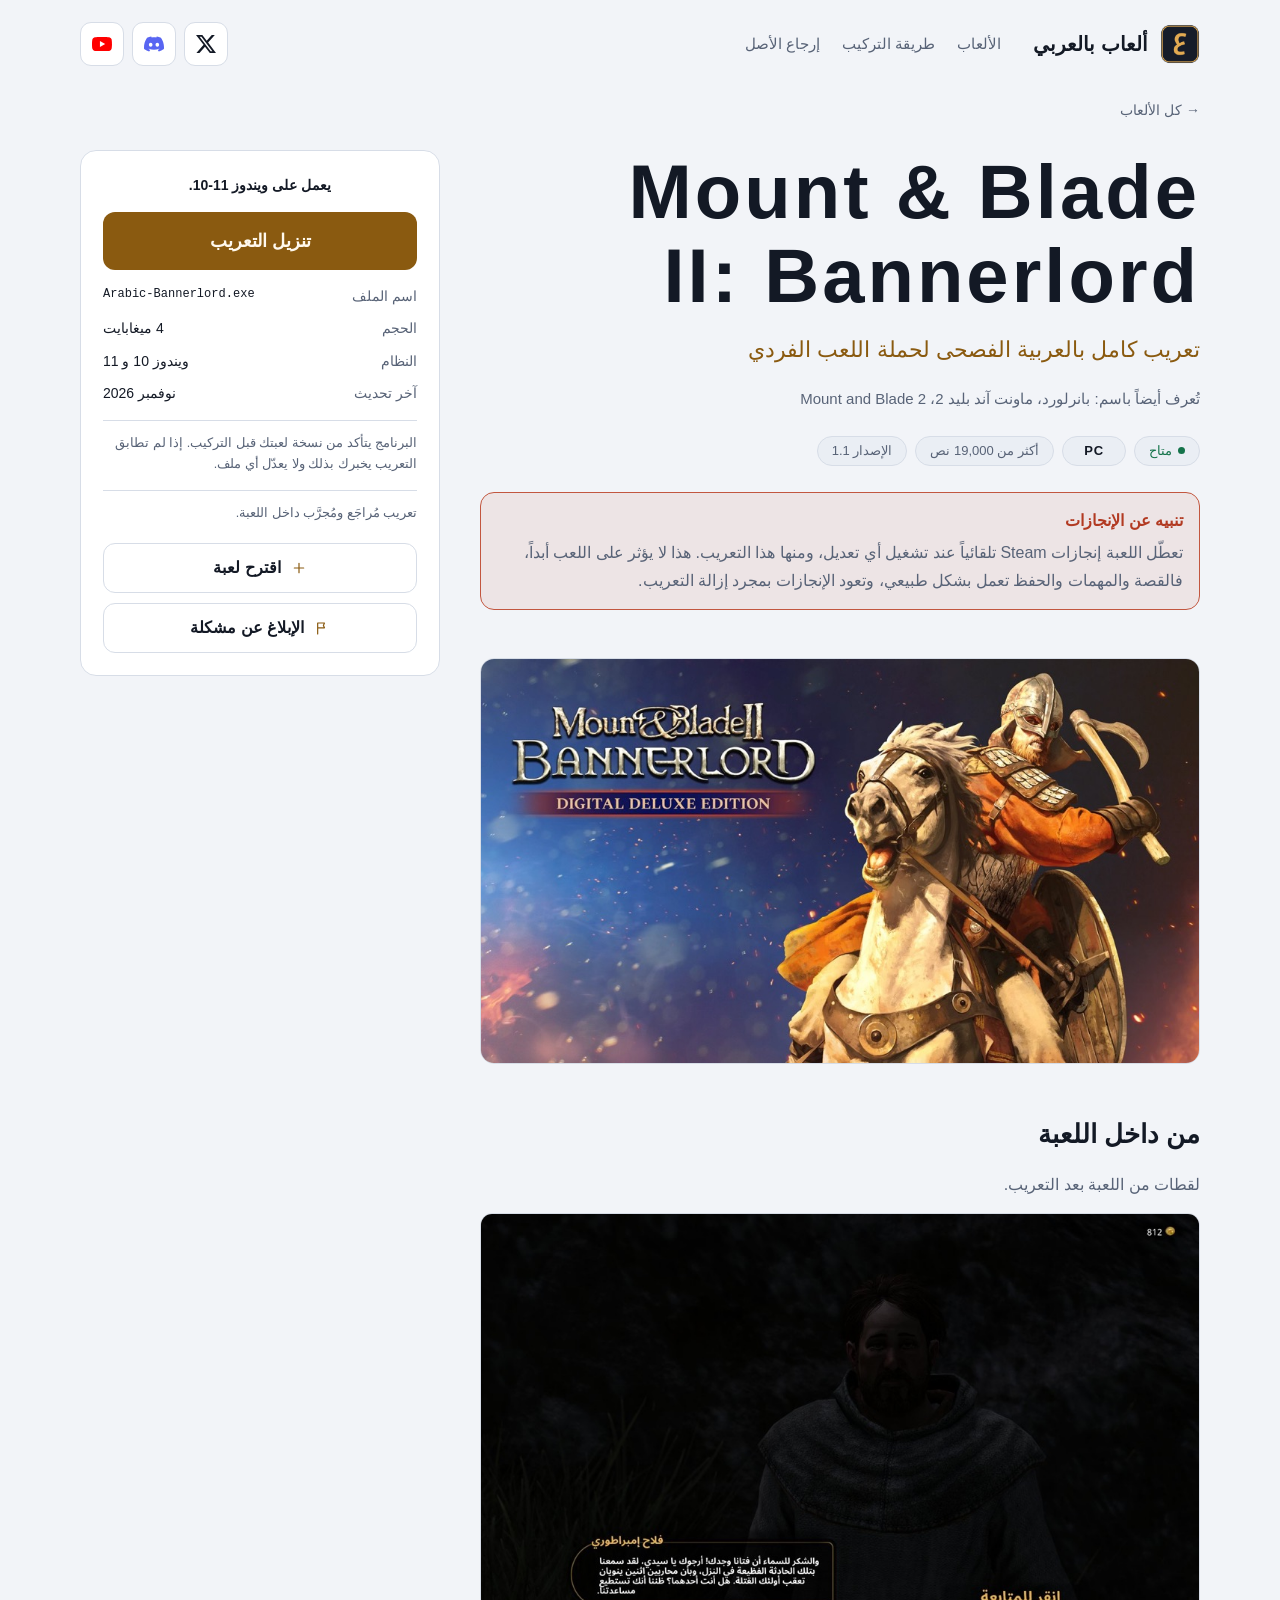
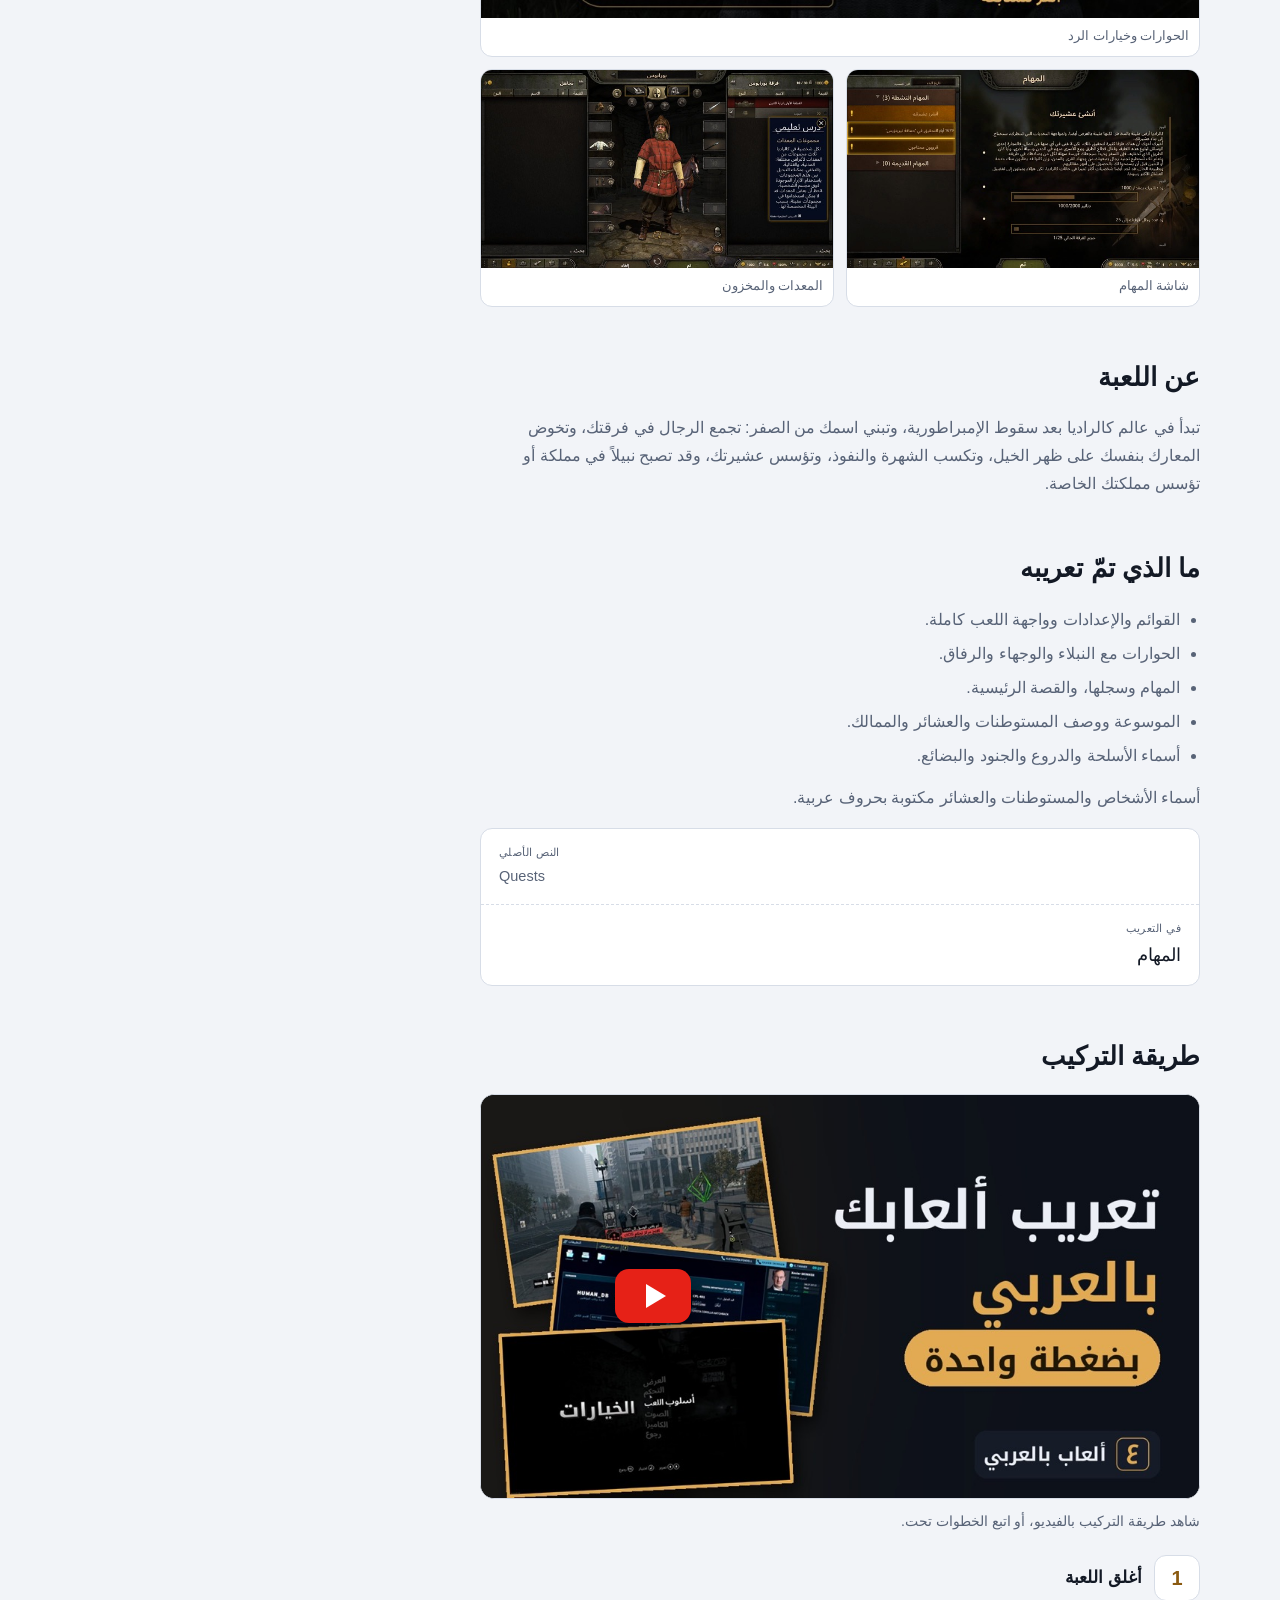
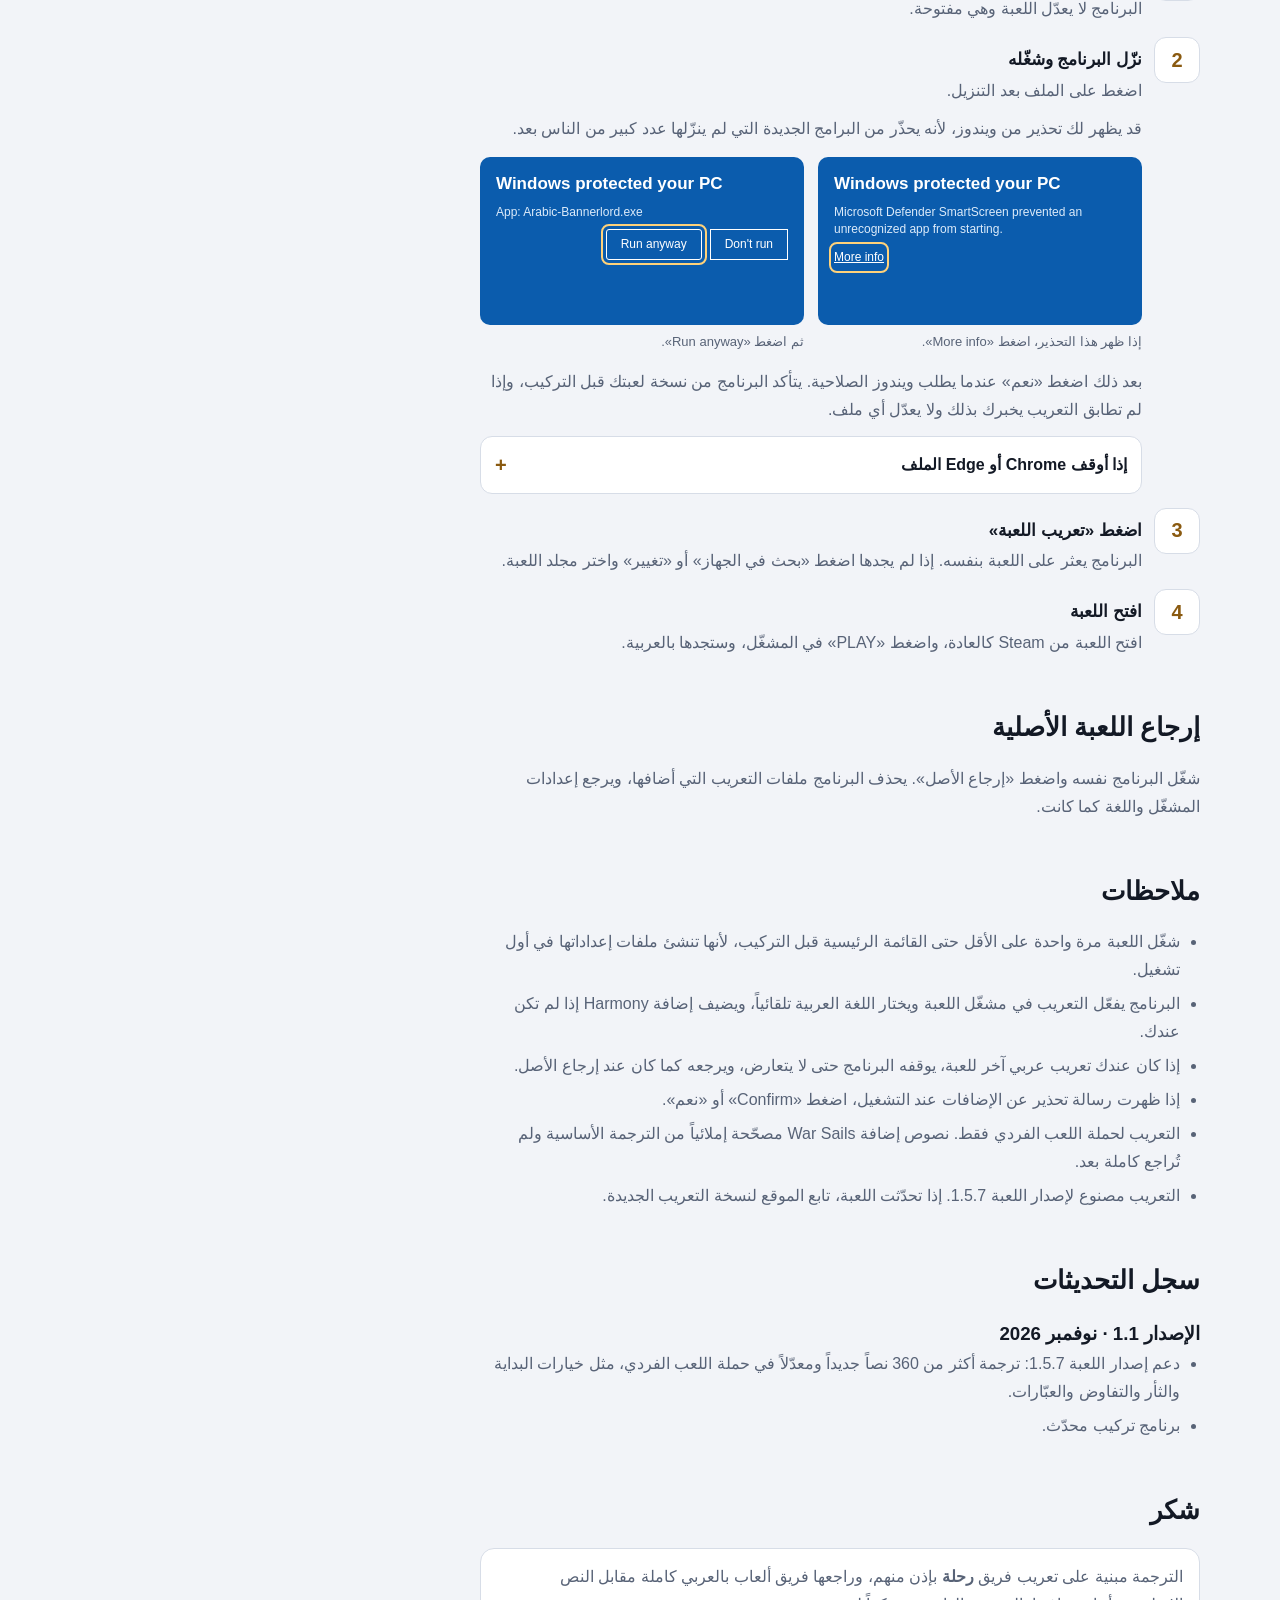
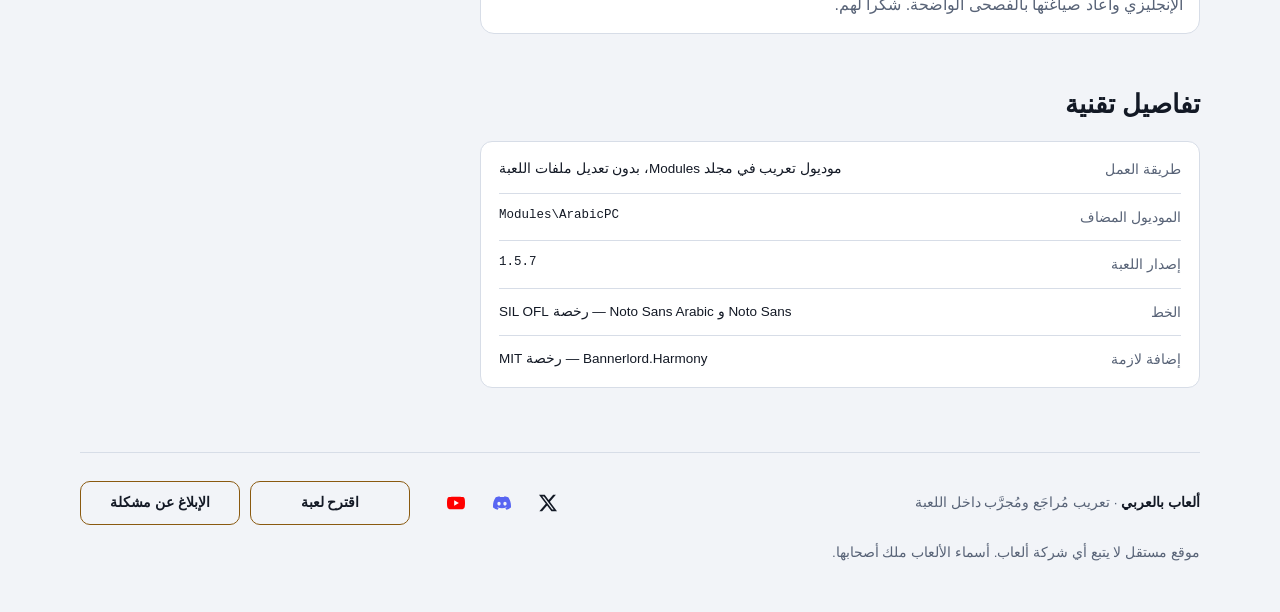
<file: bannerlord.html>
<!doctype html>
<html lang="ar" dir="rtl">
<head>
<meta charset="utf-8">
<meta http-equiv="Content-Security-Policy" content="default-src 'none'; script-src 'sha256-Id8Sa9lHvQpv70yLuLrgS8saQPOXiOdCwPLp7Yqlmew=' 'sha256-ewUK3IPYGU3gF46hvFdsm5bOvynYOuCXVG4b3wqlys8=' 'sha256-vcinfW8w1KXhrZvj4CvVC5i6HdQuYbBCxFpEJyH1vP8=' 'sha256-zt1bkCsZpDhOuX6rjFbiNNUeiNlAIwT4OBKmRXil8lE=' 'sha256-D0SnryFHbFcE3lDCmxs45RldMhnp5iyebAxpOahPNMg=' https://gc.zgo.at/count.v5.js; style-src 'sha256-wsjunN2xbIHkiY9WqteGSdnGJKFbRyOV+QV4YT24Fuc=' https://fonts.googleapis.com; font-src https://fonts.gstatic.com; img-src 'self' https://arabic-pc.goatcounter.com; connect-src https://arabic-pc.goatcounter.com; frame-src 'self' https://www.youtube-nocookie.com; base-uri 'none'; form-action 'none'">
<meta name="viewport" content="width=device-width, initial-scale=1, viewport-fit=cover">
<meta name="description" content="تعريب لعبة Mount & Blade II: Bannerlord (ماونت آند بليد 2 بانرلورد، Mount and Blade 2) بالعربية الفصحى لحملة اللعب الفردي: القوائم والحوارات والمهام والموسوعة، مع تشكيل صحيح للحروف واتجاه من اليمين لليسار. يُركَّب ببرنامج صغير بضغطة واحدة ويُزال بضغطة واحدة.">
<link rel="icon" type="image/png" href="img/icon.png">
<meta property="og:title" content="تعريب Mount & Blade II: Bannerlord (ماونت آند بليد 2: بانرلورد) بالعربية | ألعاب بالعربي">
<meta property="og:description" content="تعريب لعبة Mount & Blade II: Bannerlord (ماونت آند بليد 2 بانرلورد، Mount and Blade 2) بالعربية الفصحى لحملة اللعب الفردي: القوائم والحوارات والمهام والموسوعة، مع تشكيل صحيح للحروف واتجاه من اليمين لليسار. يُركَّب ببرنامج صغير بضغطة واحدة ويُزال بضغطة واحدة.">
<link rel="canonical" href="https://arabic-pc.github.io/bannerlord.html">
<meta property="og:type" content="website">
<meta property="og:url" content="https://arabic-pc.github.io/bannerlord.html">
<meta property="og:image" content="https://arabic-pc.github.io/img/bannerlord-cover.jpg">
<meta name="twitter:card" content="summary_large_image">
<meta name="theme-color" content="#0D1119">
<meta name="google-site-verification" content="0khRUPTyk-3FLgudLrnjnzi9njk2wVIBT3IxozMUFL8">
<meta property="og:site_name" content="ألعاب بالعربي">
<script type="application/ld+json">{"@context": "https://schema.org", "@type": "BreadcrumbList", "itemListElement": [{"@type": "ListItem", "position": 1, "name": "ألعاب بالعربي", "item": "https://arabic-pc.github.io/"}, {"@type": "ListItem", "position": 2, "name": "تعريب Mount & Blade II: Bannerlord", "item": "https://arabic-pc.github.io/bannerlord.html"}]}</script>
<title>تعريب Mount & Blade II: Bannerlord (ماونت آند بليد 2: بانرلورد) بالعربية | ألعاب بالعربي</title>
<link rel="preconnect" href="https://fonts.googleapis.com"><link rel="preconnect" href="https://fonts.gstatic.com" crossorigin><link rel="stylesheet" href="https://fonts.googleapis.com/css2?family=IBM+Plex+Mono:wght@400;500&family=IBM+Plex+Sans+Arabic:wght@400;500;600;700&family=Noto+Kufi+Arabic:wght@500;600;700&display=swap">
<style>
/* تخطيط: عمود واحد من اليمين لليسار بعرض 1120px، رأس صغير، بطل مقسوم (نص + نافذة البرنامج)، ثم شبكة ألعاب */
:root {
  --bg: #0D1119;
  --surface: #151B27;
  --surface-2: #1C2433;
  --line: #273145;
  --fg: #ECEFF5;
  --muted: #8F99AE;
  --gold: #E2AA52;
  --gold-ink: #1E1606;
  --ok: #46C48C;
  --danger: #E07A62;
  --pause: #F2994A;
  --info: #6C9EF0;
  --scan: rgba(226, 170, 82, .06);

  --f-display: "Noto Kufi Arabic", "IBM Plex Sans Arabic", "Segoe UI", Tahoma, sans-serif;
  --f-body: "IBM Plex Sans Arabic", "Segoe UI", Tahoma, sans-serif;
  --f-mono: "IBM Plex Mono", ui-monospace, Consolas, monospace;

  --r: 14px;
  --wrap: 1120px;
  --t-fast: .15s;
  --ease: cubic-bezier(.16, 1, .3, 1);
  color-scheme: dark;
}
@media (prefers-color-scheme: light) {
  :root:not([data-theme="dark"]) {
    --bg: #F2F4F8; --surface: #FFFFFF; --surface-2: #EAEEF4; --line: #D7DDE7;
    --fg: #131925; --muted: #586377; --gold: #8A5A10; --gold-ink: #FFF9EE;
    --ok: #14734A; --danger: #B23A22; --pause: #9A4E0C; --info: #2F67C7; --scan: rgba(169, 113, 26, .07);
    color-scheme: light;
  }
}
:root[data-theme="light"] {
  --bg: #F2F4F8; --surface: #FFFFFF; --surface-2: #EAEEF4; --line: #D7DDE7;
  --fg: #131925; --muted: #586377; --gold: #8A5A10; --gold-ink: #FFF9EE;
  --ok: #14734A; --danger: #B23A22; --pause: #9A4E0C; --info: #2F67C7; --scan: rgba(169, 113, 26, .07);
  color-scheme: light;
}

* { box-sizing: border-box; }
body { margin: 0; background: var(--bg); color: var(--fg); font-family: var(--f-body); font-size: 16px; line-height: 1.75; }
.page { padding-inline: 20px; padding-block: 0 48px; }
.wrap { max-width: var(--wrap); margin-inline: auto; }
a { color: inherit; }
:focus-visible { outline: 2px solid var(--gold); outline-offset: 3px; border-radius: 6px; }
.ltr { direction: ltr; unicode-bidi: isolate; }
.mono { font-family: var(--f-mono); font-size: .86em; }
h1, h2, h3 { text-wrap: balance; margin: 0; }
p { margin: 0; }

/* الرأس */
.top { display: flex; align-items: center; justify-content: space-between; gap: 16px; padding-block: 22px; }
.brand { display: flex; align-items: center; gap: 12px; text-decoration: none; }
.mark { display: block; flex: none; width: 40px; height: 40px; }   /* شعار الموقع الأصلي img/icon.png */
.brand b { font-family: var(--f-display); font-size: 20px; font-weight: 600; }
.nav { display: flex; gap: 22px; font-size: 15px; color: var(--muted); }
.nav a { display: inline-flex; align-items: center; min-height: 44px; text-decoration: none; transition: color var(--t-fast); }
.nav a:hover { color: var(--fg); }

/* حسابات التواصل */
.soc { display: flex; gap: 8px; }
.soc-btn { width: 44px; height: 44px; border-radius: 11px; border: 1px solid var(--line); background: var(--surface); display: grid; place-items: center; color: var(--fg); text-decoration: none; transition: border-color .15s, color .15s; }
.soc-btn:hover { border-color: var(--gold); }
.ic { display: block; width: 20px; height: 20px; }
.ic-x { color: var(--fg); }
.top { flex-wrap: nowrap; }
.top .brand { margin-inline-end: 16px; }
.top .soc { margin-inline-start: auto; }
.community { display: grid; grid-template-columns: repeat(3, minmax(0, 1fr)); gap: 16px; }
.community .comm { grid-template-columns: auto 1fr; }
.community .comm-go { grid-column: 2; }
.comm { display: grid; grid-template-columns: auto 1fr auto; gap: 16px; align-items: center; padding: 20px 22px; background: var(--surface); border: 1px solid var(--line); border-radius: var(--r); text-decoration: none; transition: border-color .2s, transform .2s; }
@media (hover: hover) {
  .comm:hover { border-color: var(--gold); transform: translateY(-2px); }
}
.comm-ic { width: 52px; height: 52px; border-radius: 14px; background: var(--surface-2); border: 1px solid var(--line); display: grid; place-items: center; color: var(--gold); }
.comm-ic .ic { width: 26px; height: 26px; }
.comm-t { display: grid; gap: 4px; min-width: 0; }
.comm-t b { font-size: 17px; }
.comm-t span { color: var(--muted); font-size: 14px; }
.comm-go { color: var(--gold); font-weight: 600; font-size: 14.5px; white-space: nowrap; }
.foot-soc { display: inline-flex; align-items: center; flex-wrap: wrap; gap: 2px; }
.foot-soc a { display: inline-flex; align-items: center; justify-content: center; min-width: 44px; min-height: 44px; border: 1px solid transparent; border-radius: 11px; color: var(--fg); text-decoration: none; transition: color var(--t-fast), border-color .15s; }
.foot-soc .ic { width: 18px; height: 18px; }
.foot-btns { display: flex; flex: 1 1 330px; gap: 10px; }   /* زرّين متساويين: اقترح لعبة والإبلاغ عن مشكلة */
.foot-soc .foot-rep { flex: 1 1 0; min-width: 160px; padding-inline: 14px; border: 1px solid var(--gold); border-radius: 10px; font-weight: 600; text-align: center; transition: background .15s; }
.foot-soc > a:nth-child(3) { margin-inline-end: 22px; }   /* مسافة بين الأيقونات والزرّين: الأيقونات أبعد شوي لليمين */
@media (max-width: 520px) {
  .foot-soc > a:first-child { margin-inline-start: -13px; }   /* الأيقونة الأولى تحاذي حافة النص من اليمين */
  .foot-soc { display: flex; width: 100%; }
  .foot-soc .foot-rep { min-width: 0; padding-inline: 8px; }
}
.foot-soc .foot-rep:hover { background: var(--surface-2); }
.foot-soc a:hover { color: var(--gold); }
.foot-soc a:not(.foot-rep):hover { border-color: var(--gold); color: var(--fg); }
.dl-note a { color: var(--gold); }

/* الأزرار */
.btn { display: inline-flex; align-items: center; justify-content: center; gap: 10px; min-height: 50px; padding-inline: 26px;
  border-radius: 12px; font: 600 16px/1 var(--f-body); text-decoration: none; border: 1px solid var(--line);
  background: var(--surface-2); color: var(--fg); cursor: pointer; transition: background var(--t-fast), filter var(--t-fast), transform var(--t-fast); }
.btn:hover { background: var(--line); }
.btn.gold { background: var(--gold); color: var(--gold-ink); border-color: transparent; }
.btn.gold:hover { filter: brightness(1.08); }
.btn:active { transform: translateY(1px); }

/* شارات */
.chips { display: flex; flex-wrap: wrap; gap: 8px; }
.chip { display: inline-flex; align-items: center; justify-content: center; gap: 6px; min-width: 64px; height: 30px; font-size: 13px; line-height: 1; padding: 0 14px; border-radius: 999px; border: 1px solid var(--line); background: var(--surface-2); color: var(--muted); white-space: nowrap; }
.chip.pc { color: var(--fg); font-weight: 700; letter-spacing: .06em; direction: ltr; }
.chip.on { color: var(--ok); }
.chip.upcoming { color: var(--gold); }
.chip.upcoming::before { content: ""; width: 7px; height: 7px; border-radius: 50%; background: var(--gold); }
.game.upcoming:hover { border-color: var(--line); transform: none; }
.game-when { color: var(--gold); font-weight: 600; font-size: 14.5px; }
.chip.on::before { content: ""; width: 7px; height: 7px; border-radius: 50%; background: var(--ok); }

/* الأقسام */
section { padding-block: 56px 8px; }
.eyebrow { font-size: 13px; letter-spacing: .04em; color: var(--gold); font-weight: 600; }
.sec-head { display: flex; align-items: end; justify-content: space-between; gap: 16px; flex-wrap: wrap; margin-block-end: 24px; }
.sec-head h2 { font-family: var(--f-display); font-size: clamp(26px, 4vw, 34px); font-weight: 600; line-height: 1.3; }
.lead { color: var(--muted); max-width: 62ch; }

/* نافذة البرنامج المصغّرة */
.app { background: var(--surface); border: 1px solid var(--line); border-radius: 16px; padding: 18px; display: grid; gap: 12px;
  box-shadow: 0 30px 60px -30px rgba(0,0,0,.55); max-width: 100%; }
.app-top { display: flex; justify-content: space-between; align-items: start; }
.app-brand { font-size: 12px; color: var(--gold); font-weight: 600; }
.app-title { font-size: 20px; font-weight: 700; }
.app-dots { display: flex; flex: none; gap: 10px; color: var(--muted); font-size: 14px; white-space: nowrap; }
.app-card { background: var(--surface-2); border: 1px solid var(--line); border-radius: 12px; padding: 12px 14px; min-width: 0; }
.app-label { font-size: 11px; color: var(--muted); }
.app-path { font-family: var(--f-mono); font-size: 12px; direction: ltr; text-align: right; overflow: hidden; text-overflow: ellipsis; white-space: nowrap; }
.app-status { display: flex; align-items: center; gap: 10px; font-weight: 700; font-size: 15px; }
.dot { width: 14px; height: 14px; border-radius: 50%; background: var(--info); box-shadow: 0 0 0 5px color-mix(in srgb, var(--info) 22%, transparent); flex: none; transition: background .18s, box-shadow .18s; }
/* الجملتان في نفس المكان عشان طول النافذة ما يتغير */
.app-msg { display: grid; font-size: 12.5px; color: var(--muted); margin-block-start: 4px; }
.app .app-msg span, .app.running .app-msg span { display: block; grid-area: 1 / 1; transition: opacity .2s; }
.app .app-msg .s0, .app .app-msg .s1, .app.running .app-msg .s2, .app.ready .app-msg .s2 { opacity: 0; }
.app.running .app-msg .s1, .app.ready .app-msg .s0 { opacity: 1; }
.bar { height: 7px; border-radius: 99px; background: var(--line); overflow: hidden; margin-block-start: 12px; display: flex; justify-content: flex-start; }
.bar i { display: block; height: 100%; width: 100%; background: var(--gold); border-radius: 99px; }
.bar-meta { display: flex; justify-content: space-between; font-size: 11.5px; color: var(--muted); margin-block-start: 6px; }
.bar-meta b { color: var(--fg); font-family: var(--f-mono); font-weight: 500; }
.app-btns { display: grid; grid-template-columns: 1.6fr 1fr 1.1fr; gap: 8px; }
.app-btns > span { border-radius: 10px; text-align: center; padding-block: 10px; font-size: 13px; font-weight: 600; background: var(--surface-2); border: 1px solid var(--line); }
.app-btns > .off { color: var(--muted); transition: background .2s, color .2s, border-color .2s, transform .12s, filter .12s; }
.app.ready .app-btns > .go { background: var(--gold); color: var(--gold-ink); border-color: transparent; }
.app.press .app-btns > .go { transform: scale(.95); filter: brightness(.9); }
.app-foot { display: flex; justify-content: space-between; font-size: 11px; color: var(--muted); border-top: 1px solid var(--line); padding-top: 10px; }

/* حالة نافذة البرنامج: تبدأ "جارٍ التركيب" ثم تتحول للنجاح (يتحكم بها سكربت صغير؛ بدون سكربت تظهر حالة النجاح) */
.app .s0, .app .s1 { display: none; }
.app.ready .s0 { display: block; }
.app.ready .s2 { display: none; }
.app.ready .bar, .app.ready .bar-meta { visibility: hidden; }
#mockName, #mockPath, #mockVer { transition: opacity .2s ease; }
.app.swap #mockName, .app.swap #mockPath, .app.swap #mockVer { opacity: 0; }
.app.running .s1 { display: block; }
.app.running .s2 { display: none; }
.app:not(.running):not(.ready) .dot { background: var(--ok); box-shadow: 0 0 0 5px color-mix(in srgb, var(--ok) 22%, transparent); }

/* البطل */
.hero { display: grid; grid-template-columns: 1.15fr 1fr; gap: 48px; align-items: center; padding-block: 40px 24px; }
.hero > * { min-width: 0; }
.hero h1 { font-family: var(--f-display); font-weight: 700; font-size: clamp(42px, 7vw, 72px); line-height: 1.35; margin-block: 10px 18px; }
.hero h1 em { font-style: normal; color: var(--gold); }
.hero .lead { font-size: 18px; }
.hero-cta { display: flex; flex-wrap: wrap; gap: 12px; margin-block: 28px 18px; }
.hero-note { font-size: 13.5px; color: var(--muted); display: flex; gap: 8px; align-items: center; }
.hero-note::before { content: ""; width: 8px; height: 8px; border-radius: 50%; background: var(--ok); flex: none; }

/* بطاقات الألعاب */
.games { display: grid; grid-template-columns: repeat(auto-fill, minmax(min(300px, 100%), 1fr)); gap: 20px; }
.game { display: grid; grid-template-rows: auto 1fr; text-decoration: none; background: var(--surface); border: 1px solid var(--line); border-radius: var(--r); overflow: hidden; transition: border-color .2s, transform .2s; }
@media (hover: hover) {
  .game:hover { border-color: var(--gold); transform: translateY(-2px); }
}
.art { position: relative; aspect-ratio: 16 / 9; max-width: 100%; padding: 16px 18px; display: flex; flex-direction: column; justify-content: space-between; overflow: hidden;
  background: repeating-linear-gradient(0deg, var(--scan) 0 1px, transparent 1px 4px), linear-gradient(160deg, var(--surface-2), var(--bg)); }
.art .term { font-family: var(--f-mono); font-size: 12px; color: var(--gold); direction: ltr; text-align: left; line-height: 1.6; opacity: .9; }
.art .term span { color: var(--muted); }
.art .name { font-family: var(--f-body); font-weight: 700; font-size: 30px; letter-spacing: .04em; direction: ltr; text-align: left; }
.game-body { padding: 16px 18px 18px; display: grid; grid-template-rows: auto 1fr auto auto; gap: 12px; }
.game-body p { color: var(--muted); font-size: 14.5px; }
.game-go { color: var(--gold); font-weight: 600; font-size: 14.5px; }
.art.shot { background: var(--bg); padding: 0; justify-content: flex-end; }
.art.shot img { position: absolute; inset: 0; width: 100%; height: 100%; object-fit: cover; }
.art.shot::after { content: ""; position: absolute; inset: 0; background: linear-gradient(0deg, rgba(8,11,17,.92) 0%, rgba(8,11,17,.35) 45%, rgba(8,11,17,0) 70%); }
.art.shot.cover { aspect-ratio: 16 / 9; }
.art.shot.cover::after { display: none; }
.game-name { font-size: 19px; font-weight: 700; direction: ltr; text-align: right; }
.art.shot .name { position: relative; z-index: 1; padding: 14px 18px; color: #F2F4F8; }
.plat { display: flex; flex-wrap: wrap; gap: 8px; align-items: center; font-size: 13px; color: var(--muted); border-top: 1px solid var(--line); padding-top: 12px; }
.plat b { font-weight: 600; color: var(--fg); font-size: 13px; padding: 2px 10px; border-radius: 6px; background: var(--surface-2); border: 1px solid var(--line); }
.g-shot { margin: 22px 0 0; border-radius: 14px; overflow: hidden; border: 1px solid var(--line); background: var(--surface); }
.g-shot img { display: block; width: 100%; height: auto; aspect-ratio: 16 / 9; object-fit: cover; }
.g-shot figcaption { font-size: 13px; color: var(--muted); padding: 10px 14px; }
/* معرض اللقطات */
.gallery { display: grid; grid-template-columns: repeat(2, minmax(0, 1fr)); gap: 12px; margin-block-start: 14px; }
.gallery figure:first-child, .gallery figure:last-child:nth-child(even) { grid-column: 1 / -1; }
.gallery figure { margin: 0; border-radius: 12px; overflow: hidden; border: 1px solid var(--line); background: var(--surface); }
.gallery img { display: block; width: 100%; aspect-ratio: 16 / 9; object-fit: cover; transition: transform .3s; }
.gallery .zoom { display: block; width: 100%; padding: 0; border: 0; background: none; cursor: zoom-in; overflow: hidden; }
@media (hover: hover) {
  .gallery .zoom:hover img { transform: scale(1.04); }
}
.gallery .zoom:focus-visible { outline-offset: -3px; }
.lb { position: fixed; inset: 0; z-index: 50; background: rgba(5,7,12,.92); display: flex; flex-direction: column; align-items: center; justify-content: center; gap: 12px; padding: 24px 16px; cursor: zoom-out; }
.lb[hidden] { display: none; }
.lb img { max-width: 100%; max-height: calc(100% - 60px); border-radius: 10px; box-shadow: 0 20px 60px rgba(0,0,0,.5); }
.lb p { color: #C9D0DD; font-size: 14px; }
.lb-x { position: absolute; top: calc(env(safe-area-inset-top, 0px) + 14px); left: 16px; width: 44px; height: 44px; border-radius: 50%; border: 1px solid rgba(255,255,255,.25); background: rgba(255,255,255,.08); color: #fff; font-size: 18px; cursor: pointer; }
.gallery figcaption { font-size: 12.5px; color: var(--muted); padding: 8px 10px; }
@media (max-width: 640px) { .gallery { grid-template-columns: 1fr; } }
/* لعبة واحدة متاحة: البطاقة تمتد أفقياً بدل أن تبقى وحيدة في الصف */
.games:has(> .game:only-child) { grid-template-columns: 1fr; }
.game:only-child { grid-template-columns: minmax(0, 1.1fr) minmax(0, 1fr); }
.game:only-child .art { aspect-ratio: auto; min-height: 230px; }
.game:only-child .game-body { align-content: center; padding: 24px 28px; }
.game:only-child .game-body p { font-size: 15.5px; }

.soon { display: flex; flex-wrap: wrap; gap: 10px; align-items: center; margin-block-start: 22px; color: var(--muted); font-size: 14px; }
.soon b { font-weight: 600; color: var(--fg); }

/* الخطوات */
.steps { display: grid; grid-template-columns: repeat(3, 1fr); gap: 20px; counter-reset: s; list-style: none; padding: 0; margin: 0; }
.steps li { background: var(--surface); border: 1px solid var(--line); border-radius: var(--r); padding: 22px; display: grid; gap: 8px; align-content: start; min-width: 0; }
.steps li::before { counter-increment: s; content: counter(s); font-family: var(--f-display); font-size: 34px; font-weight: 700; color: var(--gold); line-height: 1; }
.steps h3 { font-size: 18px; font-weight: 600; }
.steps p { color: var(--muted); font-size: 14.5px; }

/* الوعود */
.promises { display: grid; grid-template-columns: repeat(2, 1fr); gap: 0; border-top: 1px solid var(--line); }
.promises div { padding: 22px 4px; border-bottom: 1px solid var(--line); display: grid; gap: 6px; padding-inline-end: 28px; min-width: 0; }
.promises h3 { font-size: 17px; font-weight: 600; }
.promises p { color: var(--muted); font-size: 14.5px; }

/* الأسئلة */
.faq { display: grid; gap: 10px; max-width: 820px; }
.faq details { background: var(--surface); border: 1px solid var(--line); border-radius: 12px; padding: 4px 18px; transition: border-color .2s; }
@media (hover: hover) {
  .faq details:hover { border-color: var(--gold); }
}
.faq summary { cursor: pointer; font-weight: 600; padding-block: 14px; list-style: none; display: flex; justify-content: space-between; gap: 12px; }
.faq summary::after { content: "+"; color: var(--gold); font-size: 20px; line-height: 1; }
.faq details[open] summary::after { content: "−"; }
.faq summary::-webkit-details-marker { display: none; }
.faq details p { color: var(--muted); padding-block-end: 16px; font-size: 15px; }
.faq bdi { white-space: nowrap; }
.faq details p a { color: var(--fg); text-underline-offset: 3px; }

/* التذييل */
.foot { margin-block-start: 64px; padding-block: 28px 0; border-top: 1px solid var(--line); display: flex; align-items: center; justify-content: space-between; gap: 16px; flex-wrap: wrap; color: var(--muted); font-size: 13.5px; }
.foot strong { color: var(--fg); font-weight: 600; }

/* صفحة اللعبة */
.crumb { font-size: 14px; color: var(--muted); text-decoration: none; display: inline-flex; align-items: center; gap: 6px; min-height: 44px; transition: color var(--t-fast); }
.crumb:hover { color: var(--fg); }
.g-head { display: grid; grid-template-columns: 1fr 360px; gap: 40px; align-items: start; padding-block: 18px 0; }
.g-head > * { min-width: 0; }
.g-title { font-family: var(--f-body); font-weight: 700; font-size: clamp(44px, 8vw, 76px); letter-spacing: .04em; direction: ltr; text-align: right; line-height: 1.1; }
.g-sub { font-family: var(--f-display); font-size: 22px; color: var(--gold); margin-block: 6px 16px; }
.g-aka { margin-block: -8px 16px; color: var(--muted); font-size: 15px; }
.dl { position: sticky; top: calc(env(safe-area-inset-top, 0px) + 16px); background: var(--surface); border: 1px solid var(--line); border-radius: 16px; padding: 22px; display: grid; gap: 14px; }
.dl .btn { width: 100%; min-height: 58px; font-size: 18px; }
.dl dl { display: grid; grid-template-columns: auto 1fr; gap: 8px 14px; margin: 0; font-size: 14px; }
.dl dt { color: var(--muted); }
.dl dd { margin: 0; text-align: left; font-variant-numeric: tabular-nums; }
.dl-note { font-size: 12.5px; color: var(--muted); border-top: 1px solid var(--line); padding-top: 12px; }
.g-main { display: grid; gap: 8px; }
.g-main section { padding-block: 40px 0; }
.g-main h2 { font-family: var(--f-display); font-size: 26px; font-weight: 600; margin-block-end: 14px; }
.g-main p, .g-main li { color: var(--muted); }
.g-main ul { padding-inline-start: 20px; margin: 0; display: grid; gap: 6px; }

.sample { background: var(--surface); border: 1px solid var(--line); border-radius: 12px; overflow: hidden; margin-block-start: 16px; }
.sample div { padding: 14px 18px; }
.sample .en { direction: ltr; text-align: left; color: var(--muted); font-size: 14.5px; border-bottom: 1px dashed var(--line); }
.sample .ar { font-size: 18px; color: var(--fg); }
.sample .ar b { color: var(--gold); font-weight: 600; }
.sample small { display: block; font-size: 11px; color: var(--muted); letter-spacing: .04em; margin-block-end: 2px; }

.gsteps { list-style: none; counter-reset: s; padding: 0; margin: 0; display: grid; gap: 14px; }
.gsteps > li { display: grid; grid-template-columns: 44px 1fr; gap: 14px; align-items: start; }
.gsteps > li::before { counter-increment: s; content: counter(s); width: 44px; height: 44px; border-radius: 12px; border: 1px solid var(--line); display: grid; place-items: center; font-family: var(--f-display); font-weight: 700; color: var(--gold); font-size: 20px; background: var(--surface); }
.gsteps h3 { font-size: 17px; font-weight: 600; color: var(--fg); margin-block: 8px 2px; }
.gsteps > li > div { min-width: 0; }

/* رسم توضيحي لتحذير ويندوز */
.warn { display: grid; grid-template-columns: 1fr 1fr; gap: 14px; margin-block-start: 14px; }
.ss { background: #0B5CAD; color: #fff; border-radius: 10px; padding: 16px 16px 14px; direction: ltr; text-align: left; font-family: "Segoe UI", Tahoma, sans-serif; display: grid; gap: 8px; align-content: start; min-height: 168px; position: relative; min-width: 0; }
.ss-t { display: block; font-size: 17px; font-weight: 600; line-height: 1.35; }
.ss p { color: #DCEBFA !important; font-size: 12px; line-height: 1.45; }
.ss .more { color: #fff; text-decoration: underline; font-size: 12px; outline: 2px solid #FFD27A; outline-offset: 3px; border-radius: 3px; justify-self: start; }
.ss .row { display: flex; gap: 8px; justify-content: flex-end; margin-top: auto; }
.ss .row span { border: 1px solid #fff; padding: 4px 14px; font-size: 12px; }
.ss .row .hl { outline: 2px solid #FFD27A; outline-offset: 3px; border-radius: 3px; }
.ss-cap { font-size: 13px; color: var(--muted); margin-block-start: 6px; text-align: right; direction: rtl; }

.tech { background: var(--surface); border: 1px solid var(--line); border-radius: 12px; padding: 4px 18px; overflow-x: auto; }
.tech table { width: 100%; border-collapse: collapse; font-size: 14px; }
.tech td { padding: 11px 0; border-bottom: 1px solid var(--line); vertical-align: top; }
.tech tr:last-child td { border-bottom: 0; }
.tech td:first-child { color: var(--muted); padding-inline-end: 18px; white-space: nowrap; }
.tech td:last-child { direction: ltr; text-align: left; font-family: var(--f-mono); font-size: 12.5px; overflow-wrap: anywhere; }
.tl { display: block; }
.tl-ar { font-family: var(--f-body); font-size: 13.5px; }

.preview-note { font-size: 12.5px; color: var(--muted); background: var(--surface-2); border-radius: 8px; padding: 8px 12px; }

/* الوصول للتنزيل: زر أعلى الصفحة وشريط سفلي في الشاشات الصغيرة، وإرسال الرابط للكمبيوتر من الجوال */
#get { scroll-margin-top: 16px; }
p.dl-pc { margin: 0; font-size: 14px; font-weight: 600; color: var(--fg); text-align: center; }
.dl-jump-box, .to-get, .dl-bar { display: none; }
#dlSend { font-family: var(--f-body); }
#dlSend[hidden], .dl-sent[hidden] { display: none; }
.dl-sent { font-size: 13.5px; color: var(--muted); text-align: center; overflow-wrap: anywhere; }
.is-phone #dlBtn { background: var(--surface-2); color: var(--fg); border-color: var(--line); min-height: 50px; font-size: 16px; }

/* شرح تحذير ويندوز */
.warn-why { margin-block-start: 10px; }
.warn-next { margin-block-start: 14px; }
.warn-more { margin-block-start: 12px; background: var(--surface); border: 1px solid var(--line); border-radius: 12px; padding: 4px 14px; }
.warn-more summary { cursor: pointer; font-weight: 600; color: var(--fg); min-height: 48px; padding-block: 10px; line-height: 1.5; list-style: none; display: flex; align-items: center; justify-content: space-between; gap: 12px; }
.warn-more summary::after { content: "+"; color: var(--gold); font-size: 20px; line-height: 1; }
.warn-more[open] summary::after { content: "−"; }
.warn-more summary::-webkit-details-marker { display: none; }
.warn-more p { font-size: 14.5px; padding-block-end: 12px; }
.warn-more a { color: var(--fg); }
.warn-more bdi { white-space: nowrap; }

/* الحركة: انتقال بين الصفحات، وفتح الأسئلة والمكبّر، وإشارة الوصول لصندوق التنزيل */
@media (prefers-reduced-motion: no-preference) {
  @view-transition { navigation: auto; }
  ::view-transition-group(*) { animation-duration: .32s; animation-timing-function: var(--ease); }
  ::view-transition-old(root), ::view-transition-new(root) { animation-duration: .18s; }
  html:has(.hero) { scroll-behavior: smooth; }
  .lb:not([hidden]) { animation: fade-in .18s ease-out; }
  .lb:not([hidden]) img { animation: lb-img .24s var(--ease); }
  #get:target { animation: get-hit .9s ease-out; }
  @supports (interpolate-size: allow-keywords) {
    .faq details, .warn-more { interpolate-size: allow-keywords; }
    .faq details::details-content, .warn-more::details-content { block-size: 0; overflow: clip; transition: block-size .14s ease-in, content-visibility .14s allow-discrete; }
    .faq details[open]::details-content, .warn-more[open]::details-content { block-size: auto; transition: block-size .22s var(--ease), content-visibility .22s allow-discrete; }
  }
}
@media (prefers-reduced-motion: reduce) {
  .game, .comm, .gallery img, .yt img, .btn { transition-property: border-color, background, filter; }
  .comm:hover, .game:hover, .gallery .zoom:hover img, .yt:hover img, .btn:active { transform: none; }
}
@keyframes fade-in { from { opacity: 0; } }
@keyframes lb-img { from { transform: scale(.97); } }
@keyframes get-hit { from { box-shadow: 0 0 0 3px var(--gold); } to { box-shadow: 0 0 0 3px transparent; } }

/* نافذة البلاغ فوق الصفحة، وصفحة البلاغ لما تنعرض داخلها */
html:has(.rep-dlg[open]) { overflow: hidden; }
.rep-dlg { width: min(640px, 100% - 32px); max-width: none; height: min(780px, 100dvh - 48px); max-height: none; padding: 0; border: 1px solid var(--line); border-radius: 18px; background: var(--surface); color: var(--fg); overflow: hidden; }
.rep-dlg[open] { animation: rep-dlg-in .18s ease-out; }
.rep-dlg::backdrop { background: rgba(5, 7, 12, .62); }
.rep-dlg iframe { display: block; width: 100%; height: 100%; border: 0; }
.rep-dlg-x { position: absolute; top: 12px; inset-inline-end: 12px; z-index: 1; width: 44px; height: 44px; border-radius: 50%; border: 1px solid var(--line); background: var(--surface-2); color: var(--fg); font-size: 16px; cursor: pointer; }
.rep-dlg-x:hover { border-color: var(--gold); }
@keyframes rep-dlg-in { from { opacity: 0; transform: translateY(10px); } }
@media (prefers-reduced-motion: reduce) { .rep-dlg[open] { animation: none; } }
@media (max-width: 640px) {
  .rep-dlg { width: 100%; height: 92dvh; margin: auto 0 0; border-width: 1px 0 0; border-radius: 18px 18px 0 0; }
}
.embed body { background: var(--surface); }
.embed .page { padding: 0; }
.embed .top, .embed .crumb, .embed .foot { display: none; }
.embed .rep { max-width: none; padding: 0; }
.embed .rep-card { border: 0; border-radius: 0; padding: 22px 20px 20px; }
.embed .rep-title { padding-inline-end: 52px; font-size: 26px; }

/* رسم توضيحي لقائمة التنزيلات في Chrome وEdge */
.br { background: #292A2D; color: #E8EAED; border-radius: 10px; padding: 14px 16px; direction: ltr; text-align: left; font-family: "Segoe UI", Tahoma, sans-serif; display: grid; gap: 10px; align-content: start; box-shadow: 0 4px 14px rgba(0, 0, 0, .28); }
.br-edge { background: #2B2B2B; }
.br .row { display: flex; gap: 8px; justify-content: flex-end; align-items: center; }
.br .row + .row { margin-top: 2px; }
.br .row span { border: 1px solid #8A8D93; border-radius: 3px; padding: 4px 14px; font-size: 12px; color: #fff; display: inline-flex; align-items: center; min-height: 26px; box-sizing: border-box; }
.br .hl { outline: 2px solid #FFD27A; outline-offset: 3px; border-radius: 3px; }
.br .n { flex: none; width: 18px; height: 18px; margin-inline-start: 8px; border-radius: 50%; background: #FFD27A; color: #1B1B1B; font: 700 11px/18px "Segoe UI", Tahoma, sans-serif; text-align: center; }
.br-item { display: flex; align-items: center; gap: 10px; background: #3B3C40; border-radius: 10px; padding: 10px 10px 10px 12px; min-width: 0; }
.br-edge .br-item { background: #3D3D3D; }
.br-item > svg { flex: none; color: #F2B84B; }
.br-name { flex: 1; min-width: 0; display: grid; gap: 2px; font-size: 13px; }
.br-name b { font-weight: 600; overflow: hidden; text-overflow: ellipsis; white-space: nowrap; }
.br-name i { font-style: normal; font-size: 11.5px; line-height: 1.35; color: #F2C14E; overflow-wrap: anywhere; }
.br-dots { flex: none; display: inline-flex; color: #fff; padding: 2px 6px; }
.br-item .n { margin-inline-start: 2px; }
.br-step { display: grid; gap: 10px; border-top: 1px solid #55575C; padding-top: 12px; }
.br-title { display: block; margin-block: 4px 2px; font-size: 18px; font-weight: 700; color: var(--fg); }
@media (max-width: 400px) {
  .br { padding: 12px; }
  .br-item { padding: 8px; gap: 6px; }
  .br-item > svg { display: none; }
}

@media (max-width: 900px) {
  .hero, .g-head { grid-template-columns: 1fr; gap: 32px; }
  .dl { position: static; }
  .dl-jump-box { display: grid; gap: 8px; margin-block: 16px 6px; }
  .to-get { display: inline-flex; align-items: center; min-height: 44px; color: var(--fg); font-weight: 600; }
  .dl-bar { position: fixed; inset-inline: 0; bottom: 0; z-index: 20; display: flex; align-items: center; justify-content: space-between; gap: 12px; padding: 10px 16px calc(10px + env(safe-area-inset-bottom, 0px)); background: var(--surface); border-top: 1px solid var(--line); box-shadow: 0 -6px 20px rgba(0, 0, 0, .18); transform: translateY(110%); visibility: hidden; transition: transform .14s ease-in, visibility .14s; }
  .dl-bar.show { transform: none; visibility: visible; transition: transform .24s var(--ease); }
  .dl-bar .btn { flex: none; min-height: 46px; padding-inline: 20px; font-size: 15px; }
  .dl-bar-info { min-width: 0; display: grid; font-weight: 600; line-height: 1.35; }
  .dl-bar-info bdi { overflow: hidden; white-space: nowrap; text-overflow: ellipsis; }
  .dl-bar-info span { font-size: 12.5px; font-weight: 400; color: var(--muted); }
}
@media (max-width: 900px) and (prefers-reduced-motion: reduce) {
  .dl-bar, .dl-bar.show { transition: none; }
}
@media (max-width: 640px) {
  .app-title { min-height: 3.5em; line-height: 1.75; }
}
@media (max-width: 900px) {
  html { scroll-padding-bottom: 90px; }
}
@media (max-width: 480px) {
  .tech tr { display: block; padding-block: 11px; border-bottom: 1px solid var(--line); }
  .tech tr:last-child { border-bottom: 0; }
  .tech td { display: block; padding: 0; border-bottom: 0; }
  .tech td:first-child { white-space: normal; padding-inline-end: 0; margin-block-end: 2px; }
  .tech td:last-child { text-align: right; }
}
@media (max-width: 400px) {
  .brand { gap: 8px; }
  .brand b { font-size: 18px; }
  .soc { gap: 4px; }
  .top .brand { margin-inline-end: 0; }
}
@media (max-width: 360px) {
  .top { column-gap: 8px; }
  .brand { gap: 6px; }
  .brand b { font-size: 16px; }
  .mark { width: 36px; height: 36px; }
  .soc { gap: 2px; }
}
@media (max-width: 900px) {
  .steps { grid-template-columns: 1fr; }
  .community { grid-template-columns: 1fr; }
}
@media (max-width: 640px) {
  .community { grid-template-columns: 1fr; }
  .comm { grid-template-columns: auto 1fr; }
  .comm-go { display: none; }
  .game:only-child { grid-template-columns: 1fr; }
  .game:only-child .art { min-height: 0; aspect-ratio: 16 / 8; }
  .top { flex-wrap: wrap; row-gap: 4px; padding-block: 14px 6px; }
  .top .nav { order: 3; width: 100%; justify-content: space-between; gap: 12px; border-top: 1px solid var(--line); }
  .crumb { display: none; }
  .promises { grid-template-columns: 1fr; }
  .warn { grid-template-columns: 1fr; }
  .page { padding-inline: 16px; }
}

/* فيديو طريقة التركيب: صورة أولاً، ويُحمَّل يوتيوب عند الضغط فقط */
.yt-wrap { margin-block: 6px 22px; }
.yt, .yt-frame { display:block; position:relative; width:100%; max-width:760px; aspect-ratio:16/9; border-radius:14px; overflow:hidden; border:1px solid var(--line); background:#000; padding:0; cursor:pointer; }
.yt img { width:100%; height:100%; object-fit:cover; display:block; transition:transform .3s ease, filter .3s ease; }
@media (hover: hover) {
  .yt:hover img { transform:scale(1.02); filter:brightness(.85); }
}
.yt-play { position:absolute; top:50%; left:24%; transform:translate(-50%,-50%); width:76px; height:54px; border-radius:14px; background:#E62117; box-shadow:0 6px 24px rgba(0,0,0,.45); }
.yt-play::after { content:""; position:absolute; inset:0; margin:auto; width:0; height:0; border-style:solid; border-width:12px 0 12px 20px; border-color:transparent transparent transparent #fff; transform:translateX(3px); }
.yt:focus-visible { outline:2px solid var(--gold); outline-offset:3px; }
.yt-cap { margin-block-start:10px; color:var(--muted); font-size:14px; }
.yt-mini { display:flex; align-items:center; gap:14px; max-width:760px; margin-block-start:12px; padding:8px; border:1px solid var(--line); border-radius:12px; background:var(--surface); color:var(--fg); text-decoration:none; transition:border-color .2s ease; }
.yt-mini:hover { border-color:var(--gold); }
.yt-mini:focus-visible { outline:2px solid var(--gold); outline-offset:3px; }
.yt-mini-img { position:relative; flex:none; width:150px; aspect-ratio:16/9; border-radius:8px; overflow:hidden; background:#000; }
.yt-mini-img img { width:100%; height:100%; object-fit:cover; display:block; }
.yt-mini .yt-play { left:50%; width:38px; height:27px; border-radius:8px; }
.yt-mini .yt-play::after { border-width:6px 0 6px 11px; transform:translateX(2px); }
.yt-mini-txt { display:flex; flex-direction:column; gap:3px; min-width:0; }
.yt-mini-txt i { font-style:normal; font-size:12px; font-weight:700; color:var(--gold-ink); background:var(--gold); border-radius:999px; padding:1px 10px; align-self:flex-start; }
.yt-mini[data-show="b"] .yt-mini-txt i { display:none; }
.yt-mini-txt b { font-size:16px; }
.yt-mini-txt small { color:var(--muted); font-size:13px; }

@media (max-width:600px){ .yt-play { width:56px; height:40px; border-radius:11px; } .yt-play::after { border-width:9px 0 9px 15px; } }
#how .yt-wrap { margin: 0; }
#how .yt { max-width: none; }
.how-grid { display: grid; grid-template-columns: minmax(0, 1.5fr) minmax(0, 1fr); gap: 24px; align-items: start; }
.how-grid .steps { grid-template-columns: 1fr; gap: 10px; }
.how-grid .steps li { grid-template-columns: auto 1fr; column-gap: 14px; row-gap: 2px; padding: 14px 16px; }
.how-grid .steps li::before { grid-row: span 2; font-size: 26px; }
.how-grid .steps h3 { font-size: 16.5px; }
@media (max-width: 900px) {
  .how-grid { grid-template-columns: 1fr; }
}

/* تنبيه مهم في صفحة اللعبة */
.alert { margin-block: 18px; padding: 14px 16px; border-radius: var(--r); border: 1px solid #C2563F; background: rgba(194, 86, 63, .1); }
.alert b { display: block; margin-block-end: 4px; color: var(--danger); }
.alert p { margin: 0; }
.credit { padding: 14px 16px; border-radius: var(--r); background: var(--surface); border: 1px solid var(--line); }
.game.upcoming .art.shot img { object-position: center top; }
.names-note { margin-block-start: 14px; }
.mock-slot { max-width: 460px; margin-block-start: 14px; }

/* زر «الإبلاغ عن مشكلة» في آخر صندوق التنزيل: ثانوي بإطار رفيع، أخف من زر التنزيل */
.btn-report { display: flex; align-items: center; justify-content: center; gap: 10px; min-height: 50px; margin-block-start: 4px; border-radius: 12px; border: 1px solid var(--line); color: var(--fg); font-size: 16px; font-weight: 600; text-decoration: none; transition: border-color .15s, background .15s; }
.btn-report svg { color: var(--gold); flex: none; }
.btn-report:hover { border-color: var(--gold); background: var(--scan); }
.btn-report + .btn-report { margin-block-start: -4px; }   /* زرّين تحت بعض: المسافة بينهم 10 بكسل */

/* صفحة الإبلاغ عن مشكلة */
.rep { max-width: 720px; margin-inline: auto; padding-block: 18px 0; }
.rep [hidden] { display: none !important; }
.rep-card { background: var(--surface); border: 1px solid var(--line); border-radius: 18px; padding: 36px 36px 30px; }
.rep-form { display: grid; gap: 26px; }
.rep-title { font-family: var(--f-display); font-weight: 700; font-size: clamp(28px, 5vw, 36px); line-height: 1.4; }
.rep-sub { color: var(--muted); margin-block-start: -16px; }
.fld { display: grid; gap: 10px; min-width: 0; }
.fld > span { font-weight: 700; font-size: 17px; }
.req { color: var(--gold); }
.fld input, .fld select, .fld textarea { width: 100%; font: 400 16.5px/1.6 var(--f-body); color: var(--fg); background: var(--surface-2); border: 1px solid var(--line); border-radius: 12px; padding: 14px 18px; transition: border-color .15s; }
.fld select { min-height: 58px; cursor: pointer; appearance: none; padding-inline-end: 42px; }
.fld:has(select) { position: relative; }
.fld:has(select)::after { content: ""; position: absolute; inset-inline-end: 20px; bottom: 25px; width: 9px; height: 9px; border: solid var(--muted); border-width: 0 2px 2px 0; transform: rotate(45deg); pointer-events: none; }
.fld textarea { resize: vertical; min-height: 130px; }
.fld input:focus, .fld select:focus, .fld textarea:focus { outline: 2px solid var(--gold); outline-offset: 1px; border-color: var(--gold); }
.fld input::placeholder, .fld textarea::placeholder { color: var(--muted); opacity: 1; }
.fld-hint { font-size: 13px; color: var(--muted); margin-block-start: -2px; }
.hp { position: absolute; inset-inline-start: -10000px; width: 1px; height: 1px; overflow: hidden; }
.cf-turnstile { min-height: 65px; }
.rep-send { width: 100%; min-height: 62px; font-size: 19px; font-weight: 700; }
.rep-send[disabled] { opacity: .6; cursor: wait; }
.rep-msg { color: var(--danger); font-weight: 500; margin-block-end: -10px; }
.rep-msg:empty { display: none; }
.rep-alt { color: var(--muted); font-size: 14.5px; }
.rep-alt a { color: var(--gold); text-decoration: none; }
.rep-alt a:hover { text-decoration: underline; }
.rep-done { max-width: 560px; margin-inline: auto; display: grid; justify-items: center; gap: 14px; text-align: center; padding-block: 52px 46px; }
.rep-done:focus { outline: none; }
.rep-ok { width: 88px; height: 88px; border-radius: 50%; display: grid; place-items: center; color: var(--ok); background: rgba(70, 196, 140, .14); margin-block-end: 8px; }
.rep-done h2 { font-family: var(--f-display); font-size: clamp(24px, 4.5vw, 32px); font-weight: 700; }
.rep-done p { color: var(--muted); margin-block-end: 12px; }
.rep-back { min-width: 240px; background: transparent; }
.rep-id { display: grid; justify-items: center; gap: 4px; width: 100%; max-width: 380px; padding: 16px 18px; margin-block-end: 14px; border: 1px dashed var(--line); border-radius: 12px; background: var(--surface-2); }
.rep-id span { color: var(--muted); font-size: 14px; }
.rep-id b { font-family: var(--f-mono); font-size: 26px; font-weight: 500; letter-spacing: .14em; color: var(--gold); user-select: all; }
.rep-id small { color: var(--muted); font-size: 13px; line-height: 1.6; }
@media (max-width: 640px) {
  .rep-card { padding: 26px 18px 22px; }
}

@media (prefers-reduced-motion: no-preference) { .g-cover img { view-transition-name: cover-bannerlord; } }
</style>
</head>
<body>
<div class="page" dir="rtl" lang="ar">
<div class="wrap">

<header class="top">
  <a class="brand" href="index.html"><img class="mark" src="img/icon.png" alt="" width="40" height="40"><b>ألعاب بالعربي</b></a>
  <nav class="nav" aria-label="القائمة">
    <a href="index.html#games">الألعاب</a>
    <a href="#install">طريقة التركيب</a>
    <a href="#restore">إرجاع الأصل</a>
  </nav>
  <div class="soc"><a class="soc-btn" href="https://x.com/Arabic_PC" target="_blank" rel="noopener" aria-label="حسابنا في X"><svg class="ic ic-x" viewBox="0 0 24 24" aria-hidden="true"><path fill="currentColor" d="M18.901 1.153h3.68l-8.04 9.19L24 22.846h-7.406l-5.8-7.584-6.638 7.584H.474l8.6-9.83L0 1.154h7.594l5.243 6.932ZM17.61 20.644h2.039L6.486 3.24H4.298Z"/></svg></a><a class="soc-btn" href="https://discord.gg/qZZn2CJPyR" target="_blank" rel="noopener" aria-label="سيرفر ديسكورد"><svg class="ic" viewBox="0 0 24 24" aria-hidden="true"><path fill="#5865F2" d="M20.317 4.3698a19.7913 19.7913 0 00-4.8851-1.5152.0741.0741 0 00-.0785.0371c-.211.3753-.4447.8648-.6083 1.2495-1.8447-.2762-3.68-.2762-5.4868 0-.1636-.3933-.4058-.8742-.6177-1.2495a.077.077 0 00-.0785-.037 19.7363 19.7363 0 00-4.8852 1.515.0699.0699 0 00-.0321.0277C.5334 9.0458-.319 13.5799.0992 18.0578a.0824.0824 0 00.0312.0561c2.0528 1.5076 4.0413 2.4228 5.9929 3.0294a.0777.0777 0 00.0842-.0276c.4616-.6304.8731-1.2952 1.226-1.9942a.076.076 0 00-.0416-.1057c-.6528-.2476-1.2743-.5495-1.8722-.8923a.077.077 0 01-.0076-.1277c.1258-.0943.2517-.1923.3718-.2914a.0743.0743 0 01.0776-.0105c3.9278 1.7933 8.18 1.7933 12.0614 0a.0739.0739 0 01.0785.0095c.1202.099.246.1981.3728.2924a.077.077 0 01-.0066.1276 12.2986 12.2986 0 01-1.873.8914.0766.0766 0 00-.0407.1067c.3604.698.7719 1.3628 1.225 1.9932a.076.076 0 00.0842.0286c1.961-.6067 3.9495-1.5219 6.0023-3.0294a.077.077 0 00.0313-.0552c.5004-5.177-.8382-9.6739-3.5485-13.6604a.061.061 0 00-.0312-.0286zM8.02 15.3312c-1.1825 0-2.1569-1.0857-2.1569-2.419 0-1.3332.9555-2.4189 2.157-2.4189 1.2108 0 2.1757 1.0952 2.1568 2.419 0 1.3332-.9555 2.4189-2.1569 2.4189zm7.9748 0c-1.1825 0-2.1569-1.0857-2.1569-2.419 0-1.3332.9554-2.4189 2.1569-2.4189 1.2108 0 2.1757 1.0952 2.1568 2.419 0 1.3332-.946 2.4189-2.1568 2.4189Z"/></svg></a><a class="soc-btn" href="https://www.youtube.com/channel/UCnYWo-6GKKKt775nzAENU2Q" target="_blank" rel="noopener" aria-label="قناة يوتيوب"><svg class="ic" viewBox="0 0 24 24" aria-hidden="true"><path fill="#F00" d="M23.498 6.186a3.016 3.016 0 0 0-2.122-2.136C19.505 3.545 12 3.545 12 3.545s-7.505 0-9.377.505A3.017 3.017 0 0 0 .502 6.186C0 8.07 0 12 0 12s0 3.93.502 5.814a3.016 3.016 0 0 0 2.122 2.136c1.871.505 9.376.505 9.376.505s7.505 0 9.377-.505a3.015 3.015 0 0 0 2.122-2.136C24 15.93 24 12 24 12s0-3.93-.502-5.814z"/><path fill="#FFF" d="M9.545 15.568V8.432L15.818 12z"/></svg></a></div>
</header>

<a class="crumb" href="index.html#games">→ كل الألعاب</a>

<main>
  <div class="g-head">
    <div class="g-main">
      <h1 class="g-title">Mount & Blade II: Bannerlord</h1>
      <div class="g-sub">تعريب كامل بالعربية الفصحى لحملة اللعب الفردي</div>
      <p class="g-aka">تُعرف أيضاً باسم: <bdi>بانرلورد</bdi>، <bdi>ماونت آند بليد 2</bdi>، <bdi>Mount and Blade 2</bdi></p>
      <div class="chips"><span class="chip on">متاح</span><span class="chip pc">PC</span><span class="chip">أكثر من 19,000 نص</span><span class="chip">الإصدار 1.1</span></div>
      <div class="alert" role="note"><b>تنبيه عن الإنجازات</b><p>تعطّل اللعبة إنجازات Steam تلقائياً عند تشغيل أي تعديل، ومنها هذا التعريب. هذا لا يؤثر على اللعب أبداً، فالقصة والمهمات والحفظ تعمل بشكل طبيعي، وتعود الإنجازات بمجرد إزالة التعريب.</p></div>
      <div class="dl-jump-box">
        <a class="btn gold" id="dlJump" href="#get">تنزيل التعريب<svg viewBox="0 0 24 24" width="18" height="18" aria-hidden="true"><path d="M12 5v13m0 0-5.5-5.5M12 18l5.5-5.5" fill="none" stroke="currentColor" stroke-width="2" stroke-linecap="round" stroke-linejoin="round"/></svg></a>
        <p class="dl-pc">يعمل على ويندوز <bdi>10-11</bdi>.</p>
      </div>

      <figure class="g-shot g-cover"><img src="img/bannerlord-cover.jpg" srcset="img/bannerlord-cover-640.jpg 640w, img/bannerlord-cover-960.jpg 960w, img/bannerlord-cover.jpg 1280w" sizes="(max-width: 900px) 100vw, 720px" alt="Mount & Blade II: Bannerlord" fetchpriority="high"></figure>
      <section><h2>من داخل اللعبة</h2><p>لقطات من اللعبة بعد التعريب.</p><div class="gallery"><figure><button type="button" class="zoom" data-src="img/bannerlord-shot.jpg" aria-label="تكبير: الحوارات وخيارات الرد"><img src="img/bannerlord-shot.jpg" srcset="img/bannerlord-shot-640.jpg 640w, img/bannerlord-shot-960.jpg 960w, img/bannerlord-shot.jpg 1280w" sizes="(max-width: 900px) 100vw, 720px" alt="الحوارات وخيارات الرد" loading="lazy"></button><figcaption>الحوارات وخيارات الرد</figcaption></figure><figure><button type="button" class="zoom" data-src="img/bannerlord-shot2.jpg" aria-label="تكبير: شاشة المهام"><img src="img/bannerlord-shot2.jpg" srcset="img/bannerlord-shot2-640.jpg 640w, img/bannerlord-shot2-960.jpg 960w, img/bannerlord-shot2.jpg 1280w" sizes="(max-width: 640px) 100vw, 360px" alt="شاشة المهام" loading="lazy"></button><figcaption>شاشة المهام</figcaption></figure><figure><button type="button" class="zoom" data-src="img/bannerlord-shot3.jpg" aria-label="تكبير: المعدات والمخزون"><img src="img/bannerlord-shot3.jpg" srcset="img/bannerlord-shot3-640.jpg 640w, img/bannerlord-shot3-960.jpg 960w, img/bannerlord-shot3.jpg 1280w" sizes="(max-width: 640px) 100vw, 360px" alt="المعدات والمخزون" loading="lazy"></button><figcaption>المعدات والمخزون</figcaption></figure></div></section>

      <section>
        <h2>عن اللعبة</h2>
        <p>تبدأ في عالم كالراديا بعد سقوط الإمبراطورية، وتبني اسمك من الصفر: تجمع الرجال في فرقتك، وتخوض المعارك بنفسك على ظهر الخيل، وتكسب الشهرة والنفوذ، وتؤسس عشيرتك، وقد تصبح نبيلاً في مملكة أو تؤسس مملكتك الخاصة.</p>
      </section>

      <section>
        <h2>ما الذي تمّ تعريبه</h2>
        <ul><li>القوائم والإعدادات وواجهة اللعب كاملة.</li><li>الحوارات مع النبلاء والوجهاء والرفاق.</li><li>المهام وسجلها، والقصة الرئيسية.</li><li>الموسوعة ووصف المستوطنات والعشائر والممالك.</li><li>أسماء الأسلحة والدروع والجنود والبضائع.</li></ul>
        <p class="names-note">أسماء الأشخاص والمستوطنات والعشائر مكتوبة بحروف عربية.</p>
        <div class="sample">
          <div class="en" lang="en"><small lang="ar">النص الأصلي</small>Quests</div>
          <div class="ar"><small>في التعريب</small>المهام</div>
        </div>
      </section>

      <section id="install">
        <h2>طريقة التركيب</h2>
        <div class="yt-wrap"><a class="yt" href="https://www.youtube.com/watch?v=VjXcg7ehp68" target="_blank" rel="noopener" data-id="VjXcg7ehp68" aria-label="تشغيل فيديو طريقة التركيب"><img src="img/how-video.jpg" srcset="img/how-video-640.jpg 640w, img/how-video-960.jpg 960w, img/how-video.jpg 1280w" sizes="(max-width: 900px) 100vw, 720px" alt="فيديو: طريقة تركيب التعريب" loading="lazy"><span class="yt-play" aria-hidden="true"></span></a><p class="yt-cap">شاهد طريقة التركيب بالفيديو، أو اتبع الخطوات تحت.</p></div>
        <ol class="gsteps">
          <li><div><h3>أغلق اللعبة</h3><p>البرنامج لا يعدّل اللعبة وهي مفتوحة.</p></div></li>
          <li><div><h3>نزّل البرنامج وشغّله</h3><p>اضغط على الملف بعد التنزيل. <a class="to-get" href="#get">الانتقال إلى زر التنزيل</a></p>
            <p class="warn-why">قد يظهر لك تحذير من ويندوز، لأنه يحذّر من البرامج الجديدة التي لم ينزّلها عدد كبير من الناس بعد.</p>
            <div class="warn" role="group" aria-label="صورة توضيحية لتحذير ويندوز">
              <div><div class="ss" lang="en"><b class="ss-t">Windows protected your PC</b><p>Microsoft Defender SmartScreen prevented an unrecognized app from starting.</p><span class="more">More info</span></div><p class="ss-cap">إذا ظهر هذا التحذير، اضغط «More info».</p></div>
              <div><div class="ss" lang="en"><b class="ss-t">Windows protected your PC</b><p>App: Arabic-Bannerlord.exe</p><div class="row"><span class="hl">Run anyway</span><span>Don't run</span></div></div><p class="ss-cap">ثم اضغط «Run anyway».</p></div>
            </div>
            <p class="warn-next">بعد ذلك اضغط «نعم» عندما يطلب ويندوز الصلاحية. يتأكد البرنامج من نسخة لعبتك قبل التركيب، وإذا لم تطابق التعريب يخبرك بذلك ولا يعدّل أي ملف.</p>
            <details class="warn-more">
              <summary>إذا أوقف Chrome أو Edge الملف</summary>
              <div class="warn" role="group" aria-label="صورة توضيحية لقائمة التنزيلات في المتصفح">
                <div><div class="br" lang="en"><div class="br-item"><svg viewBox="0 0 24 24" width="16" height="16" aria-hidden="true"><path d="M12 3.5 22 20.5H2z" fill="none" stroke="currentColor" stroke-width="2" stroke-linejoin="round"/><path d="M12 10v5m0 2.6v.1" fill="none" stroke="currentColor" stroke-width="2" stroke-linecap="round"/></svg><div class="br-name"><b>Arabic-Bannerlord.exe</b><i>Not commonly downloaded</i></div><span class="hl br-dots"><svg viewBox="0 0 24 24" width="14" height="14" aria-hidden="true"><circle cx="5" cy="12" r="2" fill="currentColor"/><circle cx="12" cy="12" r="2" fill="currentColor"/><circle cx="19" cy="12" r="2" fill="currentColor"/></svg></span><b class="n">1</b></div><div class="row"><span class="hl">Keep</span><b class="n">2</b></div></div><p class="ss-cap"><b class="br-title">Chrome</b>افتح قائمة التنزيلات، واضغط النقاط الثلاث بجانب الملف ثم «Keep». إذا ظهر تأكيد، اضغط «<bdi>Keep anyway</bdi>».</p></div>
                <div><div class="br br-edge" lang="en"><div class="br-item"><svg viewBox="0 0 24 24" width="16" height="16" aria-hidden="true"><path d="M12 3.5 22 20.5H2z" fill="none" stroke="currentColor" stroke-width="2" stroke-linejoin="round"/><path d="M12 10v5m0 2.6v.1" fill="none" stroke="currentColor" stroke-width="2" stroke-linecap="round"/></svg><div class="br-name"><b>Arabic-Bannerlord.exe</b><i>Not commonly downloaded</i></div><span class="hl br-dots"><svg viewBox="0 0 24 24" width="14" height="14" aria-hidden="true"><circle cx="5" cy="12" r="2" fill="currentColor"/><circle cx="12" cy="12" r="2" fill="currentColor"/><circle cx="19" cy="12" r="2" fill="currentColor"/></svg></span><b class="n">1</b></div><div class="row"><span class="hl">Keep</span><b class="n">2</b></div><div class="br-step"><div class="row"><span>Delete</span><span class="hl"><svg viewBox="0 0 24 24" width="13" height="13" aria-hidden="true"><path d="m6 9 6 6 6-6" fill="none" stroke="currentColor" stroke-width="2.4" stroke-linecap="round" stroke-linejoin="round"/></svg></span><b class="n">3</b></div><div class="row"><span class="hl">Keep anyway</span><b class="n">4</b></div></div></div><p class="ss-cap"><b class="br-title">Edge</b>اتبع الأرقام. النقاط الثلاث تظهر مكان علامة الإغلاق. بعد «Keep» اضغط السهم بجانب «Delete» ثم «<bdi>Keep anyway</bdi>».</p></div>
              </div>
              <p>إذا لم تنجح الطريقة، <a href="report.html?game=bannerlord&amp;v=1.1">أبلغنا عن المشكلة</a>.</p>
            </details>
          </div></li>
          <li><div><h3>اضغط «تعريب اللعبة»</h3><p>البرنامج يعثر على اللعبة بنفسه. إذا لم يجدها اضغط «بحث في الجهاز» أو «تغيير» واختر مجلد اللعبة.</p></div></li>
          <li><div><h3>افتح اللعبة</h3><p>افتح اللعبة من Steam كالعادة، واضغط «PLAY» في المشغّل، وستجدها بالعربية.</p></div></li>
        </ol>
      </section>

      <section id="restore">
        <h2>إرجاع اللعبة الأصلية</h2>
        <p>شغّل البرنامج نفسه واضغط «إرجاع الأصل». يحذف البرنامج ملفات التعريب التي أضافها، ويرجع إعدادات المشغّل واللغة كما كانت.</p>
      </section>

      <section>
        <h2>ملاحظات</h2>
        <ul><li>شغّل اللعبة مرة واحدة على الأقل حتى القائمة الرئيسية قبل التركيب، لأنها تنشئ ملفات إعداداتها في أول تشغيل.</li><li>البرنامج يفعّل التعريب في مشغّل اللعبة ويختار اللغة العربية تلقائياً، ويضيف إضافة Harmony إذا لم تكن عندك.</li><li>إذا كان عندك تعريب عربي آخر للعبة، يوقفه البرنامج حتى لا يتعارض، ويرجعه كما كان عند إرجاع الأصل.</li><li>إذا ظهرت رسالة تحذير عن الإضافات عند التشغيل، اضغط «Confirm» أو «نعم».</li><li>التعريب لحملة اللعب الفردي فقط. نصوص إضافة War Sails مصحّحة إملائياً من الترجمة الأساسية ولم تُراجع كاملة بعد.</li><li>التعريب مصنوع لإصدار اللعبة 1.5.7. إذا تحدّثت اللعبة، تابع الموقع لنسخة التعريب الجديدة.</li></ul>
      </section>
      <section id="changes">
        <h2>سجل التحديثات</h2>
        <h3>الإصدار <bdi>1.1</bdi> · نوفمبر 2026</h3>
        <ul><li>دعم إصدار اللعبة 1.5.7: ترجمة أكثر من 360 نصاً جديداً ومعدّلاً في حملة اللعب الفردي، مثل خيارات البداية والثأر والتفاوض والعبّارات.</li><li>برنامج تركيب محدّث.</li></ul>
      </section>

      <section><h2>شكر</h2><p class="credit">الترجمة مبنية على تعريب فريق <b>رحلة</b> بإذن منهم، وراجعها فريق ألعاب بالعربي كاملة مقابل النص الإنجليزي وأعاد صياغتها بالفصحى الواضحة. شكراً لهم.</p></section>
      <section>
        <h2>تفاصيل تقنية</h2>
        <div class="tech"><table><tr><td>طريقة العمل</td><td><span class="tl tl-ar" dir="rtl">موديول تعريب في مجلد Modules، بدون تعديل ملفات اللعبة</span></td></tr><tr><td>الموديول المضاف</td><td><span class="tl">Modules\<wbr>ArabicPC</span></td></tr><tr><td>إصدار اللعبة</td><td><span class="tl">1.5.7</span></td></tr><tr><td>الخط</td><td><span class="tl tl-ar" dir="rtl">Noto Sans و Noto Sans Arabic — رخصة SIL OFL</span></td></tr><tr><td>إضافة لازمة</td><td><span class="tl tl-ar" dir="rtl">Bannerlord.Harmony — رخصة MIT</span></td></tr></table></div>
      </section>
    </div>

    <aside class="dl" id="get" aria-label="تنزيل التعريب">
      <p class="dl-pc">يعمل على ويندوز <bdi>10-11</bdi>.</p>
      <button type="button" class="btn gold" id="dlSend" hidden>أرسل الرابط إلى كمبيوترك</button>
      <p class="dl-sent" id="dlSendMsg" role="status" hidden></p>
      <a class="btn gold" href="https://arabic-pc.github.io/downloads/Arabic-Bannerlord.exe" download data-goatcounter-click="download-bannerlord" data-goatcounter-title="تنزيل Mount & Blade II: Bannerlord" id="dlBtn">تنزيل التعريب</a>
      <dl>
        <dt>اسم الملف</dt><dd class="mono ltr">Arabic-Bannerlord.exe</dd>
        <dt>الحجم</dt><dd>4 ميغابايت</dd>
        <dt>النظام</dt><dd>ويندوز 10 و 11</dd>
        <dt>آخر تحديث</dt><dd>نوفمبر 2026</dd>
      </dl>
      <p class="preview-note" id="dlNote" hidden>رابط التنزيل يتفعّل عند نشر الموقع.</p>
      <p class="dl-note">البرنامج يتأكد من نسخة لعبتك قبل التركيب. إذا لم تطابق التعريب يخبرك بذلك ولا يعدّل أي ملف.</p>
      <p class="dl-note">تعريب مُراجَع ومُجرَّب داخل اللعبة.</p>
      <a class="btn-report" href="suggest.html"><svg viewBox="0 0 24 24" width="16" height="16" aria-hidden="true"><path d="M12 5v14M5 12h14" fill="none" stroke="currentColor" stroke-width="1.8" stroke-linecap="round"/></svg>اقترح لعبة</a>
      <a class="btn-report" href="report.html?game=bannerlord&amp;v=1.1"><svg viewBox="0 0 24 24" width="16" height="16" aria-hidden="true"><path d="M5.5 21V4.5m0 0h10.2l-1.6 3.6 1.6 3.6H5.5" fill="none" stroke="currentColor" stroke-width="1.8" stroke-linecap="round" stroke-linejoin="round"/></svg>الإبلاغ عن مشكلة</a>
    </aside>
  </div>
</main>

<div class="dl-bar" id="dlBar">
  <div class="dl-bar-info"><bdi>Mount & Blade II: Bannerlord</bdi><span>4 ميغابايت</span></div>
  <a class="btn gold" href="#get">تنزيل التعريب</a>
</div>

<footer class="foot">
  <span><strong>ألعاب بالعربي</strong> · تعريب مُراجَع ومُجرَّب داخل اللعبة</span>
  <span class="foot-soc"><a href="https://x.com/Arabic_PC" target="_blank" rel="noopener" aria-label="حسابنا في X"><svg class="ic ic-x" viewBox="0 0 24 24" aria-hidden="true"><path fill="currentColor" d="M18.901 1.153h3.68l-8.04 9.19L24 22.846h-7.406l-5.8-7.584-6.638 7.584H.474l8.6-9.83L0 1.154h7.594l5.243 6.932ZM17.61 20.644h2.039L6.486 3.24H4.298Z"/></svg></a><a href="https://discord.gg/qZZn2CJPyR" target="_blank" rel="noopener" aria-label="سيرفر ديسكورد"><svg class="ic" viewBox="0 0 24 24" aria-hidden="true"><path fill="#5865F2" d="M20.317 4.3698a19.7913 19.7913 0 00-4.8851-1.5152.0741.0741 0 00-.0785.0371c-.211.3753-.4447.8648-.6083 1.2495-1.8447-.2762-3.68-.2762-5.4868 0-.1636-.3933-.4058-.8742-.6177-1.2495a.077.077 0 00-.0785-.037 19.7363 19.7363 0 00-4.8852 1.515.0699.0699 0 00-.0321.0277C.5334 9.0458-.319 13.5799.0992 18.0578a.0824.0824 0 00.0312.0561c2.0528 1.5076 4.0413 2.4228 5.9929 3.0294a.0777.0777 0 00.0842-.0276c.4616-.6304.8731-1.2952 1.226-1.9942a.076.076 0 00-.0416-.1057c-.6528-.2476-1.2743-.5495-1.8722-.8923a.077.077 0 01-.0076-.1277c.1258-.0943.2517-.1923.3718-.2914a.0743.0743 0 01.0776-.0105c3.9278 1.7933 8.18 1.7933 12.0614 0a.0739.0739 0 01.0785.0095c.1202.099.246.1981.3728.2924a.077.077 0 01-.0066.1276 12.2986 12.2986 0 01-1.873.8914.0766.0766 0 00-.0407.1067c.3604.698.7719 1.3628 1.225 1.9932a.076.076 0 00.0842.0286c1.961-.6067 3.9495-1.5219 6.0023-3.0294a.077.077 0 00.0313-.0552c.5004-5.177-.8382-9.6739-3.5485-13.6604a.061.061 0 00-.0312-.0286zM8.02 15.3312c-1.1825 0-2.1569-1.0857-2.1569-2.419 0-1.3332.9555-2.4189 2.157-2.4189 1.2108 0 2.1757 1.0952 2.1568 2.419 0 1.3332-.9555 2.4189-2.1569 2.4189zm7.9748 0c-1.1825 0-2.1569-1.0857-2.1569-2.419 0-1.3332.9554-2.4189 2.1569-2.4189 1.2108 0 2.1757 1.0952 2.1568 2.419 0 1.3332-.946 2.4189-2.1568 2.4189Z"/></svg></a><a href="https://www.youtube.com/channel/UCnYWo-6GKKKt775nzAENU2Q" target="_blank" rel="noopener" aria-label="قناة يوتيوب"><svg class="ic" viewBox="0 0 24 24" aria-hidden="true"><path fill="#F00" d="M23.498 6.186a3.016 3.016 0 0 0-2.122-2.136C19.505 3.545 12 3.545 12 3.545s-7.505 0-9.377.505A3.017 3.017 0 0 0 .502 6.186C0 8.07 0 12 0 12s0 3.93.502 5.814a3.016 3.016 0 0 0 2.122 2.136c1.871.505 9.376.505 9.376.505s7.505 0 9.377-.505a3.015 3.015 0 0 0 2.122-2.136C24 15.93 24 12 24 12s0-3.93-.502-5.814z"/><path fill="#FFF" d="M9.545 15.568V8.432L15.818 12z"/></svg></a><span class="foot-btns"><a class="foot-rep" href="suggest.html">اقترح لعبة</a><a class="foot-rep" href="report.html">الإبلاغ عن مشكلة</a></span></span>
  <span>موقع مستقل لا يتبع أي شركة ألعاب. أسماء الألعاب ملك أصحابها.</span>
</footer>

</div>
</div>

<script>(function(){var b=document.getElementById('dlBtn'),n=document.getElementById('dlNote');if(b&&b.getAttribute('href')==='#download'){b.addEventListener('click',function(e){e.preventDefault();n.hidden=false;});}})();</script><script>(function(){var get=document.getElementById('get'),dl=document.getElementById('dlBtn'),bar=document.getElementById('dlBar'),jump=document.getElementById('dlJump'),send=document.getElementById('dlSend'),msg=document.getElementById('dlSendMsg');
if(!get||!dl||dl.classList.contains('off'))return;
var ua=navigator.userAgent;
if(/Android|iPhone|iPad|iPod/.test(ua)||(/Macintosh/.test(ua)&&navigator.maxTouchPoints>1)){
document.documentElement.classList.add('is-phone');send.hidden=false;
if(!navigator.share)send.textContent='انسخ الرابط لفتحه على الكمبيوتر';
var url=location.origin+location.pathname;
function say(x){msg.textContent=x;msg.hidden=false;}
function manual(){say('انسخ هذا الرابط وافتحه على الكمبيوتر: '+url);}
function copy(){if(navigator.clipboard&&navigator.clipboard.writeText)navigator.clipboard.writeText(url).then(function(){say('تم نسخ الرابط. افتحه على الكمبيوتر ونزّل البرنامج من هناك.');},manual);else manual();}
send.addEventListener('click',function(){if(navigator.share)navigator.share({title:document.title,url:url}).catch(function(e){if(!e||e.name!=='AbortError')copy();});else copy();});
}
if(!('IntersectionObserver' in window))return;
function update(){bar.classList.toggle('show',jump.getBoundingClientRect().bottom<0&&get.getBoundingClientRect().top>window.innerHeight);}
var io=new IntersectionObserver(update);io.observe(jump);io.observe(get);})();</script><div class="lb" id="lb" role="dialog" aria-modal="true" aria-label="الصورة مكبّرة" hidden><button type="button" class="lb-x" aria-label="إغلاق">✕</button><img id="lbImg" alt=""><p id="lbCap"></p></div>
<script>(function(){var lb=document.getElementById('lb');if(!lb)return;var im=document.getElementById('lbImg'),cp=document.getElementById('lbCap'),x=lb.querySelector('.lb-x'),from=null;
function close(){lb.hidden=true;im.removeAttribute('src');im.alt='';if(from)from.focus();}
document.querySelectorAll('.zoom').forEach(function(b){b.addEventListener('click',function(){from=b;im.src=b.dataset.src;var c=b.parentNode.querySelector('figcaption');cp.textContent=c?c.textContent:'';im.alt=cp.textContent;lb.hidden=false;x.focus();});});
lb.addEventListener('click',close);document.addEventListener('keydown',function(e){if(lb.hidden)return;if(e.key==='Escape')close();else if(e.key==='Tab'){e.preventDefault();x.focus();}});})();</script><script>(function(){function fr(id,t){var f=document.createElement('iframe');f.src='https://www.youtube-nocookie.com/embed/'+id+'?autoplay=1&rel=0';f.title=t;f.allow='accelerometer; autoplay; encrypted-media; gyroscope; picture-in-picture; fullscreen';f.allowFullscreen=true;f.className='yt-frame';return f;}document.querySelectorAll('.yt').forEach(function(b){b.addEventListener('click',function(e){e.preventDefault();var f=fr(b.dataset.id,b.getAttribute('aria-label'));b.replaceWith(f);f.focus();});});document.querySelectorAll('.yt-mini').forEach(function(m){m.addEventListener('click',function(e){e.preventDefault();var w=m.closest('.yt-wrap'),c=w.querySelector('.yt,.yt-frame'),d=m.dataset,k=d.show==='b'?'a':'b',o=k==='a'?'b':'a';var f=fr(d[k+'Id'],d[k+'Label']);c.replaceWith(f);w.querySelector('.yt-cap').textContent=d[k+'Cap'];d.show=k;m.href='https://www.youtube.com/watch?v='+d[o+'Id'];m.querySelector('img').src=d[o+'Img'];m.querySelector('b').textContent=d[o+'Label'];f.scrollIntoView({block:'nearest',behavior:'smooth'});f.focus({preventScroll:true});});});})();</script><dialog class="rep-dlg" id="repDlg" aria-label="الإبلاغ عن مشكلة"><button type="button" class="rep-dlg-x" aria-label="إغلاق">✕</button><iframe title="نموذج الإبلاغ عن مشكلة"></iframe></dialog>
<script>(function(){var d=document.getElementById('repDlg'),f=d.querySelector('iframe');if(!d.showModal)return;
document.addEventListener('click',function(e){var a=e.target.closest&&e.target.closest('a[href^="report.html"]');if(!a||e.ctrlKey||e.metaKey||e.shiftKey||e.button)return;e.preventDefault();var u=a.getAttribute('href');f.src=u+(u.indexOf('?')<0?'?':'&')+'embed=1';d.showModal();});
d.querySelector('.rep-dlg-x').addEventListener('click',function(){d.close();});
d.addEventListener('close',function(){f.removeAttribute('src');});
window.addEventListener('message',function(e){if(e.origin===location.origin&&e.source===f.contentWindow&&e.data==='rep-close')d.close();});})();</script><script data-goatcounter="https://arabic-pc.goatcounter.com/count" async src="https://gc.zgo.at/count.v5.js" integrity="sha384-atnOLvQb9t+jTSipvd75X2yginT4PjVbqDdlJAmxMm+wYElFmeR6EmLP5bYeoRVQ" crossorigin="anonymous"></script>
</body>
</html>
</file>
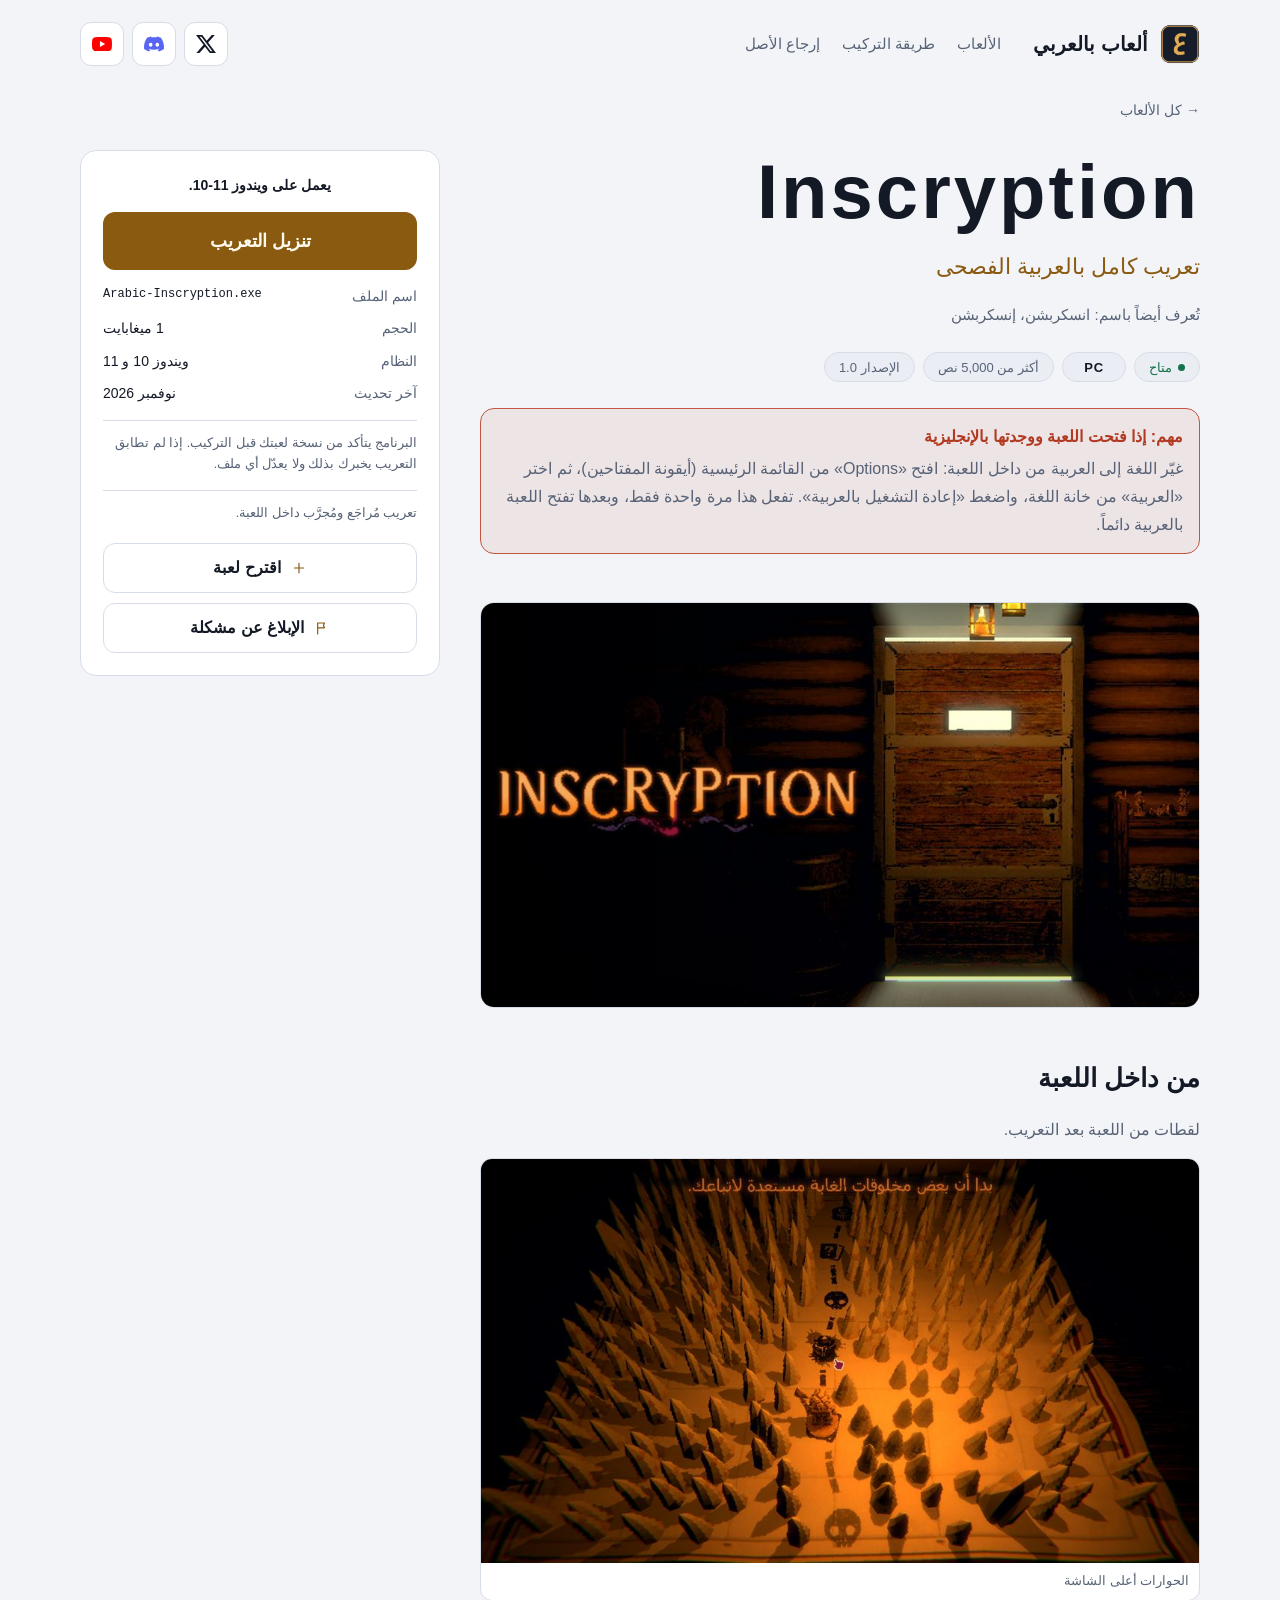
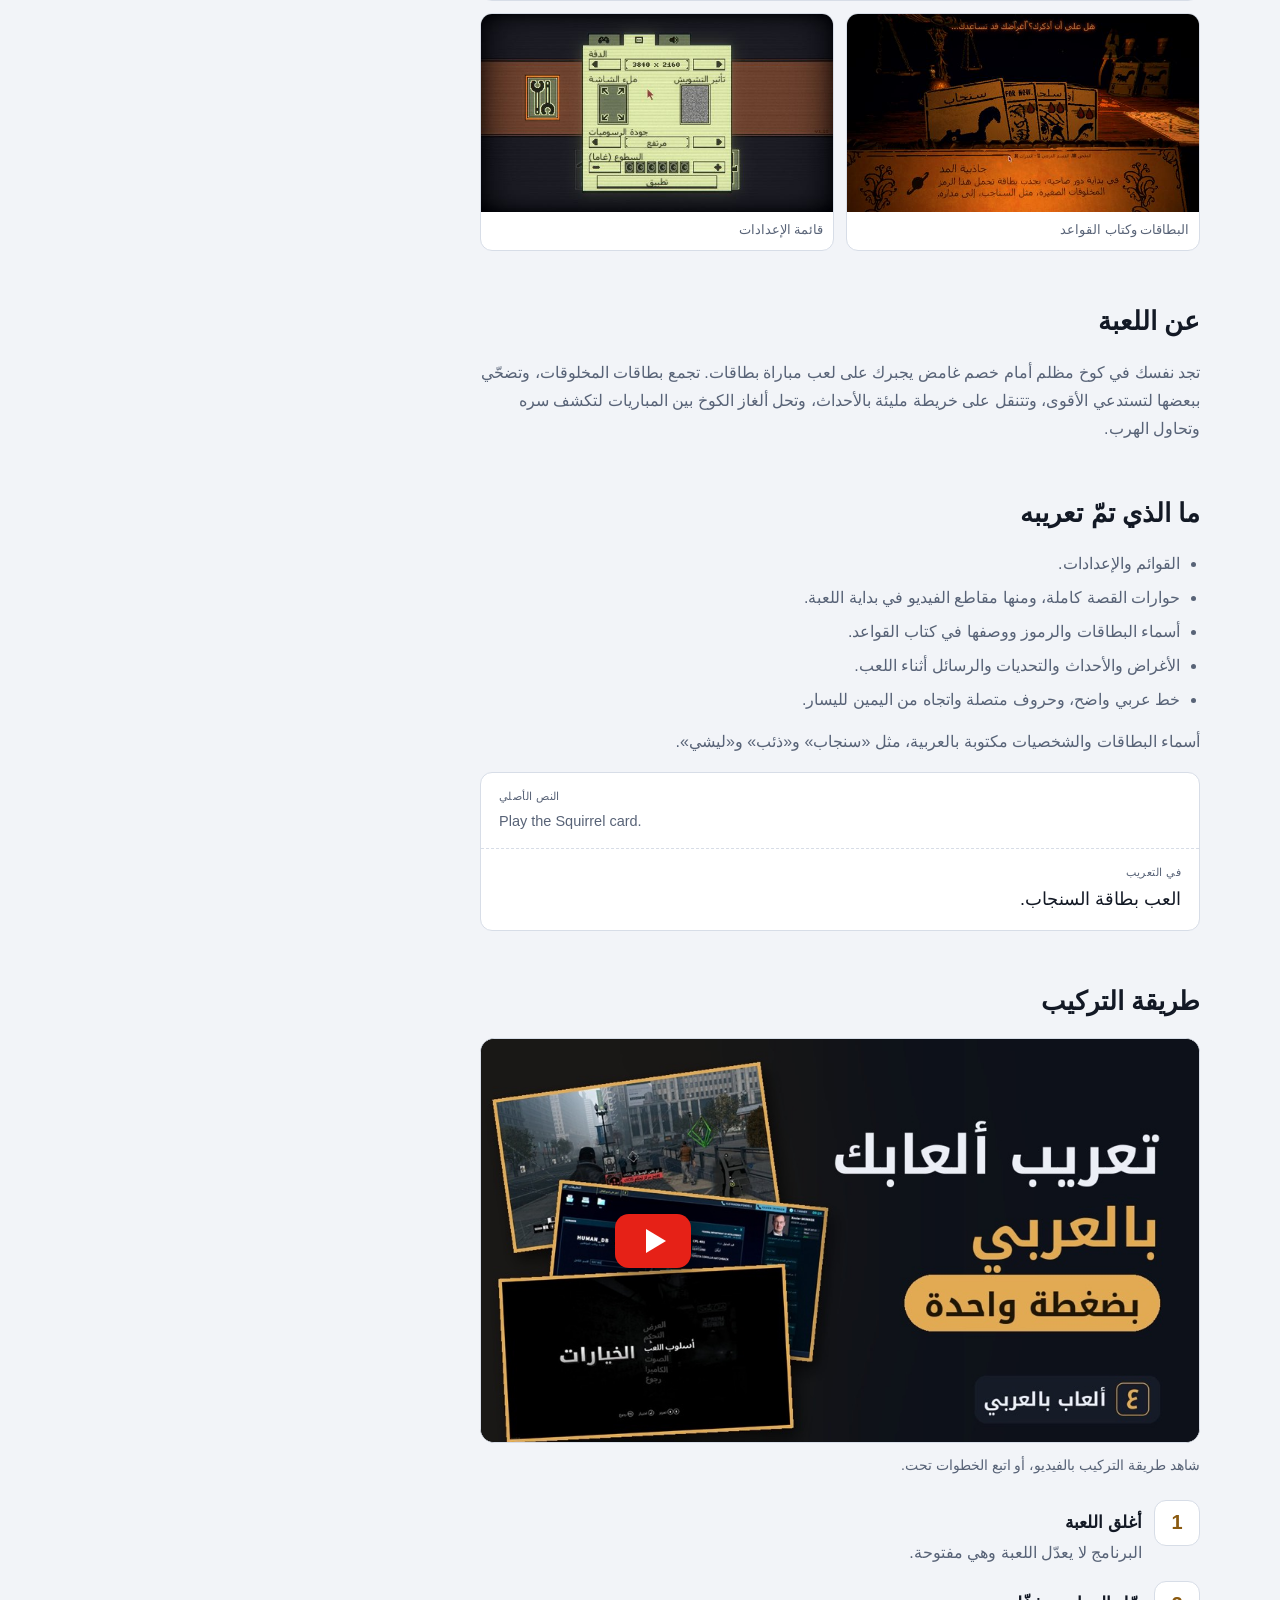
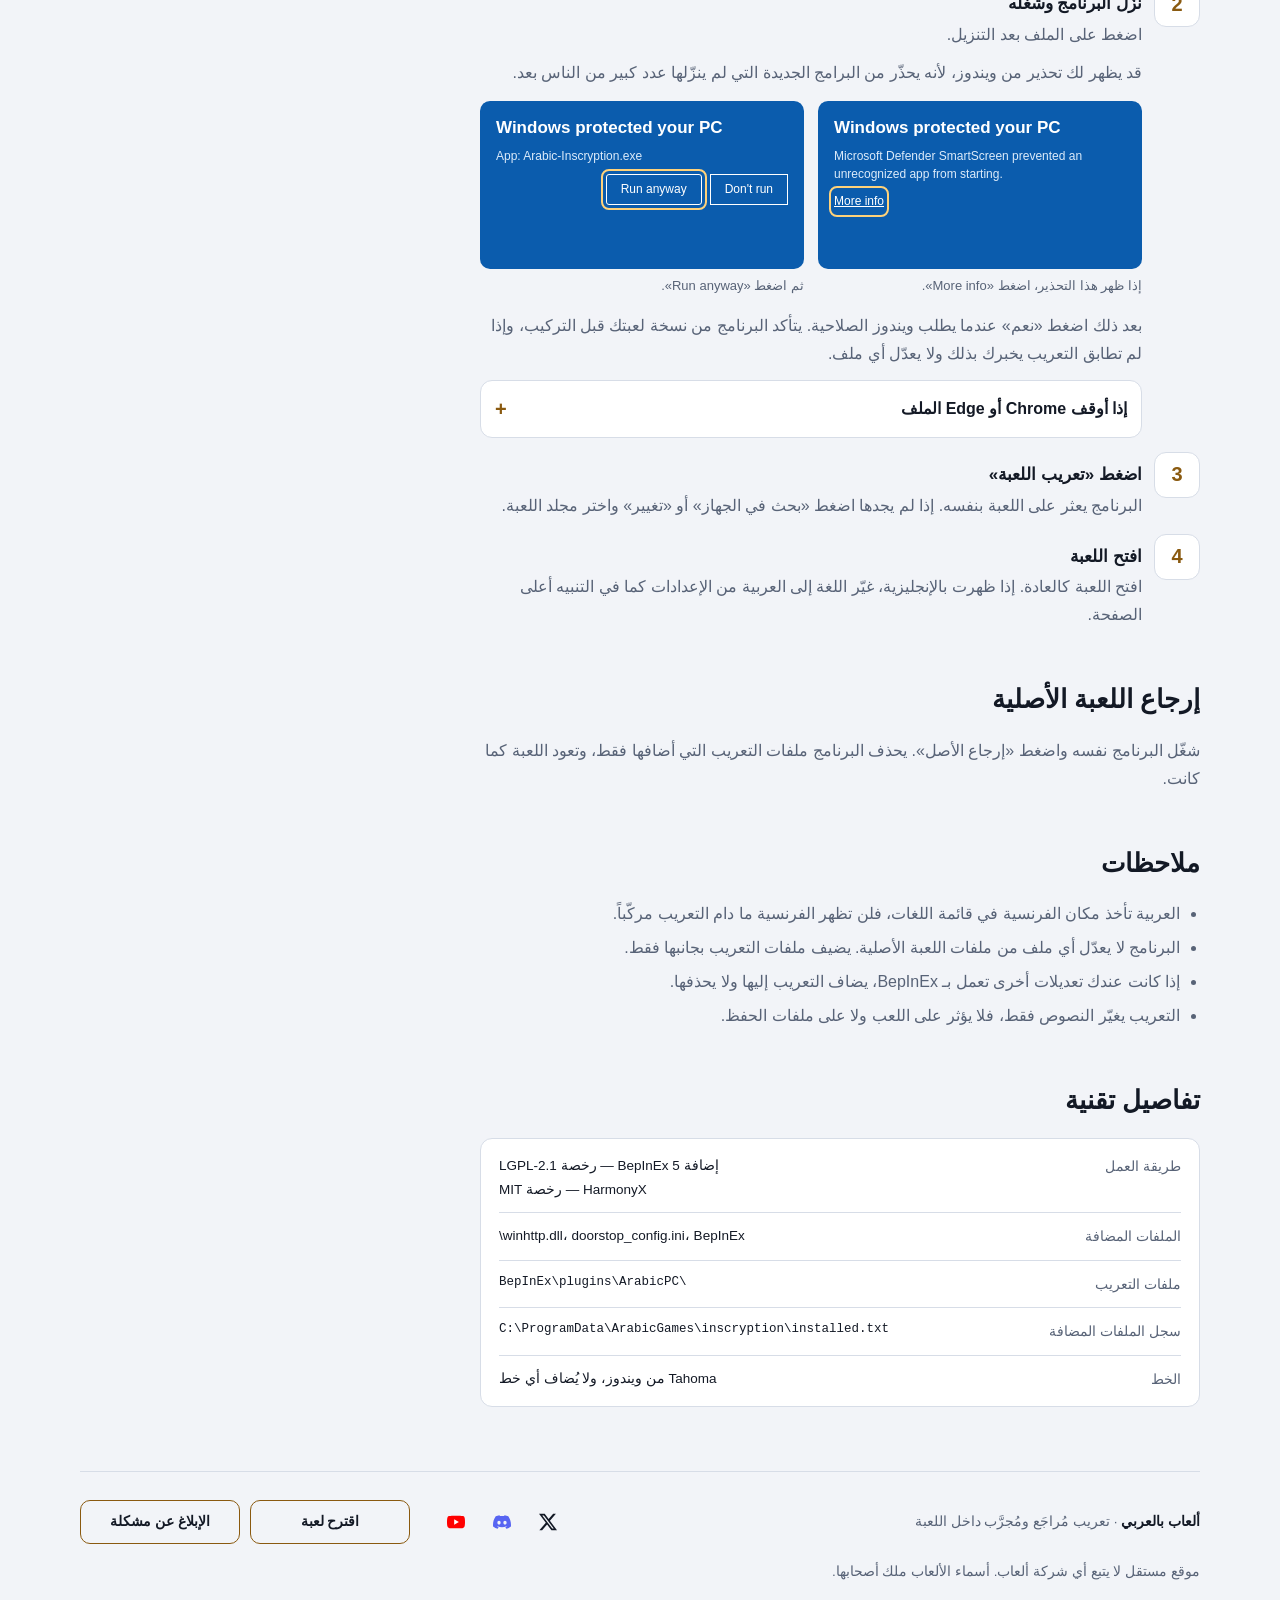
<file: inscryption.html>
<!doctype html>
<html lang="ar" dir="rtl">
<head>
<meta charset="utf-8">
<meta http-equiv="Content-Security-Policy" content="default-src 'none'; script-src 'sha256-Id8Sa9lHvQpv70yLuLrgS8saQPOXiOdCwPLp7Yqlmew=' 'sha256-ewUK3IPYGU3gF46hvFdsm5bOvynYOuCXVG4b3wqlys8=' 'sha256-vcinfW8w1KXhrZvj4CvVC5i6HdQuYbBCxFpEJyH1vP8=' 'sha256-zt1bkCsZpDhOuX6rjFbiNNUeiNlAIwT4OBKmRXil8lE=' 'sha256-D0SnryFHbFcE3lDCmxs45RldMhnp5iyebAxpOahPNMg=' https://gc.zgo.at/count.v5.js; style-src 'sha256-EbC1UxubWnd4uwQgFhXKl2Zb9404xOa4ryspSrIJXCk=' https://fonts.googleapis.com; font-src https://fonts.gstatic.com; img-src 'self' https://arabic-pc.goatcounter.com; connect-src https://arabic-pc.goatcounter.com; frame-src 'self' https://www.youtube-nocookie.com; base-uri 'none'; form-action 'none'">
<meta name="viewport" content="width=device-width, initial-scale=1, viewport-fit=cover">
<meta name="description" content="تعريب لعبة Inscryption (إنسكريبشن، انسكربشن) كامل بالعربية الفصحى: القوائم والإعدادات وحوارات القصة وأسماء البطاقات ورموزها وكتاب القواعد. يُركَّب ببرنامج صغير بضغطة واحدة ويُزال بضغطة واحدة.">
<link rel="icon" type="image/png" href="img/icon.png">
<meta property="og:title" content="تعريب Inscryption (إنسكريبشن) بالعربية | ألعاب بالعربي">
<meta property="og:description" content="تعريب لعبة Inscryption (إنسكريبشن، انسكربشن) كامل بالعربية الفصحى: القوائم والإعدادات وحوارات القصة وأسماء البطاقات ورموزها وكتاب القواعد. يُركَّب ببرنامج صغير بضغطة واحدة ويُزال بضغطة واحدة.">
<link rel="canonical" href="https://arabic-pc.github.io/inscryption.html">
<meta property="og:type" content="website">
<meta property="og:url" content="https://arabic-pc.github.io/inscryption.html">
<meta property="og:image" content="https://arabic-pc.github.io/img/inscryption-cover.jpg">
<meta name="twitter:card" content="summary_large_image">
<meta name="theme-color" content="#0D1119">
<meta name="google-site-verification" content="0khRUPTyk-3FLgudLrnjnzi9njk2wVIBT3IxozMUFL8">
<meta property="og:site_name" content="ألعاب بالعربي">
<script type="application/ld+json">{"@context": "https://schema.org", "@type": "BreadcrumbList", "itemListElement": [{"@type": "ListItem", "position": 1, "name": "ألعاب بالعربي", "item": "https://arabic-pc.github.io/"}, {"@type": "ListItem", "position": 2, "name": "تعريب Inscryption", "item": "https://arabic-pc.github.io/inscryption.html"}]}</script>
<title>تعريب Inscryption (إنسكريبشن) بالعربية | ألعاب بالعربي</title>
<link rel="preconnect" href="https://fonts.googleapis.com"><link rel="preconnect" href="https://fonts.gstatic.com" crossorigin><link rel="stylesheet" href="https://fonts.googleapis.com/css2?family=IBM+Plex+Mono:wght@400;500&family=IBM+Plex+Sans+Arabic:wght@400;500;600;700&family=Noto+Kufi+Arabic:wght@500;600;700&display=swap">
<style>
/* تخطيط: عمود واحد من اليمين لليسار بعرض 1120px، رأس صغير، بطل مقسوم (نص + نافذة البرنامج)، ثم شبكة ألعاب */
:root {
  --bg: #0D1119;
  --surface: #151B27;
  --surface-2: #1C2433;
  --line: #273145;
  --fg: #ECEFF5;
  --muted: #8F99AE;
  --gold: #E2AA52;
  --gold-ink: #1E1606;
  --ok: #46C48C;
  --danger: #E07A62;
  --pause: #F2994A;
  --info: #6C9EF0;
  --scan: rgba(226, 170, 82, .06);

  --f-display: "Noto Kufi Arabic", "IBM Plex Sans Arabic", "Segoe UI", Tahoma, sans-serif;
  --f-body: "IBM Plex Sans Arabic", "Segoe UI", Tahoma, sans-serif;
  --f-mono: "IBM Plex Mono", ui-monospace, Consolas, monospace;

  --r: 14px;
  --wrap: 1120px;
  --t-fast: .15s;
  --ease: cubic-bezier(.16, 1, .3, 1);
  color-scheme: dark;
}
@media (prefers-color-scheme: light) {
  :root:not([data-theme="dark"]) {
    --bg: #F2F4F8; --surface: #FFFFFF; --surface-2: #EAEEF4; --line: #D7DDE7;
    --fg: #131925; --muted: #586377; --gold: #8A5A10; --gold-ink: #FFF9EE;
    --ok: #14734A; --danger: #B23A22; --pause: #9A4E0C; --info: #2F67C7; --scan: rgba(169, 113, 26, .07);
    color-scheme: light;
  }
}
:root[data-theme="light"] {
  --bg: #F2F4F8; --surface: #FFFFFF; --surface-2: #EAEEF4; --line: #D7DDE7;
  --fg: #131925; --muted: #586377; --gold: #8A5A10; --gold-ink: #FFF9EE;
  --ok: #14734A; --danger: #B23A22; --pause: #9A4E0C; --info: #2F67C7; --scan: rgba(169, 113, 26, .07);
  color-scheme: light;
}

* { box-sizing: border-box; }
body { margin: 0; background: var(--bg); color: var(--fg); font-family: var(--f-body); font-size: 16px; line-height: 1.75; }
.page { padding-inline: 20px; padding-block: 0 48px; }
.wrap { max-width: var(--wrap); margin-inline: auto; }
a { color: inherit; }
:focus-visible { outline: 2px solid var(--gold); outline-offset: 3px; border-radius: 6px; }
.ltr { direction: ltr; unicode-bidi: isolate; }
.mono { font-family: var(--f-mono); font-size: .86em; }
h1, h2, h3 { text-wrap: balance; margin: 0; }
p { margin: 0; }

/* الرأس */
.top { display: flex; align-items: center; justify-content: space-between; gap: 16px; padding-block: 22px; }
.brand { display: flex; align-items: center; gap: 12px; text-decoration: none; }
.mark { display: block; flex: none; width: 40px; height: 40px; }   /* شعار الموقع الأصلي img/icon.png */
.brand b { font-family: var(--f-display); font-size: 20px; font-weight: 600; }
.nav { display: flex; gap: 22px; font-size: 15px; color: var(--muted); }
.nav a { display: inline-flex; align-items: center; min-height: 44px; text-decoration: none; transition: color var(--t-fast); }
.nav a:hover { color: var(--fg); }

/* حسابات التواصل */
.soc { display: flex; gap: 8px; }
.soc-btn { width: 44px; height: 44px; border-radius: 11px; border: 1px solid var(--line); background: var(--surface); display: grid; place-items: center; color: var(--fg); text-decoration: none; transition: border-color .15s, color .15s; }
.soc-btn:hover { border-color: var(--gold); }
.ic { display: block; width: 20px; height: 20px; }
.ic-x { color: var(--fg); }
.top { flex-wrap: nowrap; }
.top .brand { margin-inline-end: 16px; }
.top .soc { margin-inline-start: auto; }
.community { display: grid; grid-template-columns: repeat(3, minmax(0, 1fr)); gap: 16px; }
.community .comm { grid-template-columns: auto 1fr; }
.community .comm-go { grid-column: 2; }
.comm { display: grid; grid-template-columns: auto 1fr auto; gap: 16px; align-items: center; padding: 20px 22px; background: var(--surface); border: 1px solid var(--line); border-radius: var(--r); text-decoration: none; transition: border-color .2s, transform .2s; }
@media (hover: hover) {
  .comm:hover { border-color: var(--gold); transform: translateY(-2px); }
}
.comm-ic { width: 52px; height: 52px; border-radius: 14px; background: var(--surface-2); border: 1px solid var(--line); display: grid; place-items: center; color: var(--gold); }
.comm-ic .ic { width: 26px; height: 26px; }
.comm-t { display: grid; gap: 4px; min-width: 0; }
.comm-t b { font-size: 17px; }
.comm-t span { color: var(--muted); font-size: 14px; }
.comm-go { color: var(--gold); font-weight: 600; font-size: 14.5px; white-space: nowrap; }
.foot-soc { display: inline-flex; align-items: center; flex-wrap: wrap; gap: 2px; }
.foot-soc a { display: inline-flex; align-items: center; justify-content: center; min-width: 44px; min-height: 44px; border: 1px solid transparent; border-radius: 11px; color: var(--fg); text-decoration: none; transition: color var(--t-fast), border-color .15s; }
.foot-soc .ic { width: 18px; height: 18px; }
.foot-btns { display: flex; flex: 1 1 330px; gap: 10px; }   /* زرّين متساويين: اقترح لعبة والإبلاغ عن مشكلة */
.foot-soc .foot-rep { flex: 1 1 0; min-width: 160px; padding-inline: 14px; border: 1px solid var(--gold); border-radius: 10px; font-weight: 600; text-align: center; transition: background .15s; }
.foot-soc > a:nth-child(3) { margin-inline-end: 22px; }   /* مسافة بين الأيقونات والزرّين: الأيقونات أبعد شوي لليمين */
@media (max-width: 520px) {
  .foot-soc > a:first-child { margin-inline-start: -13px; }   /* الأيقونة الأولى تحاذي حافة النص من اليمين */
  .foot-soc { display: flex; width: 100%; }
  .foot-soc .foot-rep { min-width: 0; padding-inline: 8px; }
}
.foot-soc .foot-rep:hover { background: var(--surface-2); }
.foot-soc a:hover { color: var(--gold); }
.foot-soc a:not(.foot-rep):hover { border-color: var(--gold); color: var(--fg); }
.dl-note a { color: var(--gold); }

/* الأزرار */
.btn { display: inline-flex; align-items: center; justify-content: center; gap: 10px; min-height: 50px; padding-inline: 26px;
  border-radius: 12px; font: 600 16px/1 var(--f-body); text-decoration: none; border: 1px solid var(--line);
  background: var(--surface-2); color: var(--fg); cursor: pointer; transition: background var(--t-fast), filter var(--t-fast), transform var(--t-fast); }
.btn:hover { background: var(--line); }
.btn.gold { background: var(--gold); color: var(--gold-ink); border-color: transparent; }
.btn.gold:hover { filter: brightness(1.08); }
.btn:active { transform: translateY(1px); }

/* شارات */
.chips { display: flex; flex-wrap: wrap; gap: 8px; }
.chip { display: inline-flex; align-items: center; justify-content: center; gap: 6px; min-width: 64px; height: 30px; font-size: 13px; line-height: 1; padding: 0 14px; border-radius: 999px; border: 1px solid var(--line); background: var(--surface-2); color: var(--muted); white-space: nowrap; }
.chip.pc { color: var(--fg); font-weight: 700; letter-spacing: .06em; direction: ltr; }
.chip.on { color: var(--ok); }
.chip.upcoming { color: var(--gold); }
.chip.upcoming::before { content: ""; width: 7px; height: 7px; border-radius: 50%; background: var(--gold); }
.game.upcoming:hover { border-color: var(--line); transform: none; }
.game-when { color: var(--gold); font-weight: 600; font-size: 14.5px; }
.chip.on::before { content: ""; width: 7px; height: 7px; border-radius: 50%; background: var(--ok); }

/* الأقسام */
section { padding-block: 56px 8px; }
.eyebrow { font-size: 13px; letter-spacing: .04em; color: var(--gold); font-weight: 600; }
.sec-head { display: flex; align-items: end; justify-content: space-between; gap: 16px; flex-wrap: wrap; margin-block-end: 24px; }
.sec-head h2 { font-family: var(--f-display); font-size: clamp(26px, 4vw, 34px); font-weight: 600; line-height: 1.3; }
.lead { color: var(--muted); max-width: 62ch; }

/* نافذة البرنامج المصغّرة */
.app { background: var(--surface); border: 1px solid var(--line); border-radius: 16px; padding: 18px; display: grid; gap: 12px;
  box-shadow: 0 30px 60px -30px rgba(0,0,0,.55); max-width: 100%; }
.app-top { display: flex; justify-content: space-between; align-items: start; }
.app-brand { font-size: 12px; color: var(--gold); font-weight: 600; }
.app-title { font-size: 20px; font-weight: 700; }
.app-dots { display: flex; flex: none; gap: 10px; color: var(--muted); font-size: 14px; white-space: nowrap; }
.app-card { background: var(--surface-2); border: 1px solid var(--line); border-radius: 12px; padding: 12px 14px; min-width: 0; }
.app-label { font-size: 11px; color: var(--muted); }
.app-path { font-family: var(--f-mono); font-size: 12px; direction: ltr; text-align: right; overflow: hidden; text-overflow: ellipsis; white-space: nowrap; }
.app-status { display: flex; align-items: center; gap: 10px; font-weight: 700; font-size: 15px; }
.dot { width: 14px; height: 14px; border-radius: 50%; background: var(--info); box-shadow: 0 0 0 5px color-mix(in srgb, var(--info) 22%, transparent); flex: none; transition: background .18s, box-shadow .18s; }
/* الجملتان في نفس المكان عشان طول النافذة ما يتغير */
.app-msg { display: grid; font-size: 12.5px; color: var(--muted); margin-block-start: 4px; }
.app .app-msg span, .app.running .app-msg span { display: block; grid-area: 1 / 1; transition: opacity .2s; }
.app .app-msg .s0, .app .app-msg .s1, .app.running .app-msg .s2, .app.ready .app-msg .s2 { opacity: 0; }
.app.running .app-msg .s1, .app.ready .app-msg .s0 { opacity: 1; }
.bar { height: 7px; border-radius: 99px; background: var(--line); overflow: hidden; margin-block-start: 12px; display: flex; justify-content: flex-start; }
.bar i { display: block; height: 100%; width: 100%; background: var(--gold); border-radius: 99px; }
.bar-meta { display: flex; justify-content: space-between; font-size: 11.5px; color: var(--muted); margin-block-start: 6px; }
.bar-meta b { color: var(--fg); font-family: var(--f-mono); font-weight: 500; }
.app-btns { display: grid; grid-template-columns: 1.6fr 1fr 1.1fr; gap: 8px; }
.app-btns > span { border-radius: 10px; text-align: center; padding-block: 10px; font-size: 13px; font-weight: 600; background: var(--surface-2); border: 1px solid var(--line); }
.app-btns > .off { color: var(--muted); transition: background .2s, color .2s, border-color .2s, transform .12s, filter .12s; }
.app.ready .app-btns > .go { background: var(--gold); color: var(--gold-ink); border-color: transparent; }
.app.press .app-btns > .go { transform: scale(.95); filter: brightness(.9); }
.app-foot { display: flex; justify-content: space-between; font-size: 11px; color: var(--muted); border-top: 1px solid var(--line); padding-top: 10px; }

/* حالة نافذة البرنامج: تبدأ "جارٍ التركيب" ثم تتحول للنجاح (يتحكم بها سكربت صغير؛ بدون سكربت تظهر حالة النجاح) */
.app .s0, .app .s1 { display: none; }
.app.ready .s0 { display: block; }
.app.ready .s2 { display: none; }
.app.ready .bar, .app.ready .bar-meta { visibility: hidden; }
#mockName, #mockPath, #mockVer { transition: opacity .2s ease; }
.app.swap #mockName, .app.swap #mockPath, .app.swap #mockVer { opacity: 0; }
.app.running .s1 { display: block; }
.app.running .s2 { display: none; }
.app:not(.running):not(.ready) .dot { background: var(--ok); box-shadow: 0 0 0 5px color-mix(in srgb, var(--ok) 22%, transparent); }

/* البطل */
.hero { display: grid; grid-template-columns: 1.15fr 1fr; gap: 48px; align-items: center; padding-block: 40px 24px; }
.hero > * { min-width: 0; }
.hero h1 { font-family: var(--f-display); font-weight: 700; font-size: clamp(42px, 7vw, 72px); line-height: 1.35; margin-block: 10px 18px; }
.hero h1 em { font-style: normal; color: var(--gold); }
.hero .lead { font-size: 18px; }
.hero-cta { display: flex; flex-wrap: wrap; gap: 12px; margin-block: 28px 18px; }
.hero-note { font-size: 13.5px; color: var(--muted); display: flex; gap: 8px; align-items: center; }
.hero-note::before { content: ""; width: 8px; height: 8px; border-radius: 50%; background: var(--ok); flex: none; }

/* بطاقات الألعاب */
.games { display: grid; grid-template-columns: repeat(auto-fill, minmax(min(300px, 100%), 1fr)); gap: 20px; }
.game { display: grid; grid-template-rows: auto 1fr; text-decoration: none; background: var(--surface); border: 1px solid var(--line); border-radius: var(--r); overflow: hidden; transition: border-color .2s, transform .2s; }
@media (hover: hover) {
  .game:hover { border-color: var(--gold); transform: translateY(-2px); }
}
.art { position: relative; aspect-ratio: 16 / 9; max-width: 100%; padding: 16px 18px; display: flex; flex-direction: column; justify-content: space-between; overflow: hidden;
  background: repeating-linear-gradient(0deg, var(--scan) 0 1px, transparent 1px 4px), linear-gradient(160deg, var(--surface-2), var(--bg)); }
.art .term { font-family: var(--f-mono); font-size: 12px; color: var(--gold); direction: ltr; text-align: left; line-height: 1.6; opacity: .9; }
.art .term span { color: var(--muted); }
.art .name { font-family: var(--f-body); font-weight: 700; font-size: 30px; letter-spacing: .04em; direction: ltr; text-align: left; }
.game-body { padding: 16px 18px 18px; display: grid; grid-template-rows: auto 1fr auto auto; gap: 12px; }
.game-body p { color: var(--muted); font-size: 14.5px; }
.game-go { color: var(--gold); font-weight: 600; font-size: 14.5px; }
.art.shot { background: var(--bg); padding: 0; justify-content: flex-end; }
.art.shot img { position: absolute; inset: 0; width: 100%; height: 100%; object-fit: cover; }
.art.shot::after { content: ""; position: absolute; inset: 0; background: linear-gradient(0deg, rgba(8,11,17,.92) 0%, rgba(8,11,17,.35) 45%, rgba(8,11,17,0) 70%); }
.art.shot.cover { aspect-ratio: 16 / 9; }
.art.shot.cover::after { display: none; }
.game-name { font-size: 19px; font-weight: 700; direction: ltr; text-align: right; }
.art.shot .name { position: relative; z-index: 1; padding: 14px 18px; color: #F2F4F8; }
.plat { display: flex; flex-wrap: wrap; gap: 8px; align-items: center; font-size: 13px; color: var(--muted); border-top: 1px solid var(--line); padding-top: 12px; }
.plat b { font-weight: 600; color: var(--fg); font-size: 13px; padding: 2px 10px; border-radius: 6px; background: var(--surface-2); border: 1px solid var(--line); }
.g-shot { margin: 22px 0 0; border-radius: 14px; overflow: hidden; border: 1px solid var(--line); background: var(--surface); }
.g-shot img { display: block; width: 100%; height: auto; aspect-ratio: 16 / 9; object-fit: cover; }
.g-shot figcaption { font-size: 13px; color: var(--muted); padding: 10px 14px; }
/* معرض اللقطات */
.gallery { display: grid; grid-template-columns: repeat(2, minmax(0, 1fr)); gap: 12px; margin-block-start: 14px; }
.gallery figure:first-child, .gallery figure:last-child:nth-child(even) { grid-column: 1 / -1; }
.gallery figure { margin: 0; border-radius: 12px; overflow: hidden; border: 1px solid var(--line); background: var(--surface); }
.gallery img { display: block; width: 100%; aspect-ratio: 16 / 9; object-fit: cover; transition: transform .3s; }
.gallery .zoom { display: block; width: 100%; padding: 0; border: 0; background: none; cursor: zoom-in; overflow: hidden; }
@media (hover: hover) {
  .gallery .zoom:hover img { transform: scale(1.04); }
}
.gallery .zoom:focus-visible { outline-offset: -3px; }
.lb { position: fixed; inset: 0; z-index: 50; background: rgba(5,7,12,.92); display: flex; flex-direction: column; align-items: center; justify-content: center; gap: 12px; padding: 24px 16px; cursor: zoom-out; }
.lb[hidden] { display: none; }
.lb img { max-width: 100%; max-height: calc(100% - 60px); border-radius: 10px; box-shadow: 0 20px 60px rgba(0,0,0,.5); }
.lb p { color: #C9D0DD; font-size: 14px; }
.lb-x { position: absolute; top: calc(env(safe-area-inset-top, 0px) + 14px); left: 16px; width: 44px; height: 44px; border-radius: 50%; border: 1px solid rgba(255,255,255,.25); background: rgba(255,255,255,.08); color: #fff; font-size: 18px; cursor: pointer; }
.gallery figcaption { font-size: 12.5px; color: var(--muted); padding: 8px 10px; }
@media (max-width: 640px) { .gallery { grid-template-columns: 1fr; } }
/* لعبة واحدة متاحة: البطاقة تمتد أفقياً بدل أن تبقى وحيدة في الصف */
.games:has(> .game:only-child) { grid-template-columns: 1fr; }
.game:only-child { grid-template-columns: minmax(0, 1.1fr) minmax(0, 1fr); }
.game:only-child .art { aspect-ratio: auto; min-height: 230px; }
.game:only-child .game-body { align-content: center; padding: 24px 28px; }
.game:only-child .game-body p { font-size: 15.5px; }

.soon { display: flex; flex-wrap: wrap; gap: 10px; align-items: center; margin-block-start: 22px; color: var(--muted); font-size: 14px; }
.soon b { font-weight: 600; color: var(--fg); }

/* الخطوات */
.steps { display: grid; grid-template-columns: repeat(3, 1fr); gap: 20px; counter-reset: s; list-style: none; padding: 0; margin: 0; }
.steps li { background: var(--surface); border: 1px solid var(--line); border-radius: var(--r); padding: 22px; display: grid; gap: 8px; align-content: start; min-width: 0; }
.steps li::before { counter-increment: s; content: counter(s); font-family: var(--f-display); font-size: 34px; font-weight: 700; color: var(--gold); line-height: 1; }
.steps h3 { font-size: 18px; font-weight: 600; }
.steps p { color: var(--muted); font-size: 14.5px; }

/* الوعود */
.promises { display: grid; grid-template-columns: repeat(2, 1fr); gap: 0; border-top: 1px solid var(--line); }
.promises div { padding: 22px 4px; border-bottom: 1px solid var(--line); display: grid; gap: 6px; padding-inline-end: 28px; min-width: 0; }
.promises h3 { font-size: 17px; font-weight: 600; }
.promises p { color: var(--muted); font-size: 14.5px; }

/* الأسئلة */
.faq { display: grid; gap: 10px; max-width: 820px; }
.faq details { background: var(--surface); border: 1px solid var(--line); border-radius: 12px; padding: 4px 18px; transition: border-color .2s; }
@media (hover: hover) {
  .faq details:hover { border-color: var(--gold); }
}
.faq summary { cursor: pointer; font-weight: 600; padding-block: 14px; list-style: none; display: flex; justify-content: space-between; gap: 12px; }
.faq summary::after { content: "+"; color: var(--gold); font-size: 20px; line-height: 1; }
.faq details[open] summary::after { content: "−"; }
.faq summary::-webkit-details-marker { display: none; }
.faq details p { color: var(--muted); padding-block-end: 16px; font-size: 15px; }
.faq bdi { white-space: nowrap; }
.faq details p a { color: var(--fg); text-underline-offset: 3px; }

/* التذييل */
.foot { margin-block-start: 64px; padding-block: 28px 0; border-top: 1px solid var(--line); display: flex; align-items: center; justify-content: space-between; gap: 16px; flex-wrap: wrap; color: var(--muted); font-size: 13.5px; }
.foot strong { color: var(--fg); font-weight: 600; }

/* صفحة اللعبة */
.crumb { font-size: 14px; color: var(--muted); text-decoration: none; display: inline-flex; align-items: center; gap: 6px; min-height: 44px; transition: color var(--t-fast); }
.crumb:hover { color: var(--fg); }
.g-head { display: grid; grid-template-columns: 1fr 360px; gap: 40px; align-items: start; padding-block: 18px 0; }
.g-head > * { min-width: 0; }
.g-title { font-family: var(--f-body); font-weight: 700; font-size: clamp(44px, 8vw, 76px); letter-spacing: .04em; direction: ltr; text-align: right; line-height: 1.1; }
.g-sub { font-family: var(--f-display); font-size: 22px; color: var(--gold); margin-block: 6px 16px; }
.g-aka { margin-block: -8px 16px; color: var(--muted); font-size: 15px; }
.dl { position: sticky; top: calc(env(safe-area-inset-top, 0px) + 16px); background: var(--surface); border: 1px solid var(--line); border-radius: 16px; padding: 22px; display: grid; gap: 14px; }
.dl .btn { width: 100%; min-height: 58px; font-size: 18px; }
.dl dl { display: grid; grid-template-columns: auto 1fr; gap: 8px 14px; margin: 0; font-size: 14px; }
.dl dt { color: var(--muted); }
.dl dd { margin: 0; text-align: left; font-variant-numeric: tabular-nums; }
.dl-note { font-size: 12.5px; color: var(--muted); border-top: 1px solid var(--line); padding-top: 12px; }
.g-main { display: grid; gap: 8px; }
.g-main section { padding-block: 40px 0; }
.g-main h2 { font-family: var(--f-display); font-size: 26px; font-weight: 600; margin-block-end: 14px; }
.g-main p, .g-main li { color: var(--muted); }
.g-main ul { padding-inline-start: 20px; margin: 0; display: grid; gap: 6px; }

.sample { background: var(--surface); border: 1px solid var(--line); border-radius: 12px; overflow: hidden; margin-block-start: 16px; }
.sample div { padding: 14px 18px; }
.sample .en { direction: ltr; text-align: left; color: var(--muted); font-size: 14.5px; border-bottom: 1px dashed var(--line); }
.sample .ar { font-size: 18px; color: var(--fg); }
.sample .ar b { color: var(--gold); font-weight: 600; }
.sample small { display: block; font-size: 11px; color: var(--muted); letter-spacing: .04em; margin-block-end: 2px; }

.gsteps { list-style: none; counter-reset: s; padding: 0; margin: 0; display: grid; gap: 14px; }
.gsteps > li { display: grid; grid-template-columns: 44px 1fr; gap: 14px; align-items: start; }
.gsteps > li::before { counter-increment: s; content: counter(s); width: 44px; height: 44px; border-radius: 12px; border: 1px solid var(--line); display: grid; place-items: center; font-family: var(--f-display); font-weight: 700; color: var(--gold); font-size: 20px; background: var(--surface); }
.gsteps h3 { font-size: 17px; font-weight: 600; color: var(--fg); margin-block: 8px 2px; }
.gsteps > li > div { min-width: 0; }

/* رسم توضيحي لتحذير ويندوز */
.warn { display: grid; grid-template-columns: 1fr 1fr; gap: 14px; margin-block-start: 14px; }
.ss { background: #0B5CAD; color: #fff; border-radius: 10px; padding: 16px 16px 14px; direction: ltr; text-align: left; font-family: "Segoe UI", Tahoma, sans-serif; display: grid; gap: 8px; align-content: start; min-height: 168px; position: relative; min-width: 0; }
.ss-t { display: block; font-size: 17px; font-weight: 600; line-height: 1.35; }
.ss p { color: #DCEBFA !important; font-size: 12px; line-height: 1.45; }
.ss .more { color: #fff; text-decoration: underline; font-size: 12px; outline: 2px solid #FFD27A; outline-offset: 3px; border-radius: 3px; justify-self: start; }
.ss .row { display: flex; gap: 8px; justify-content: flex-end; margin-top: auto; }
.ss .row span { border: 1px solid #fff; padding: 4px 14px; font-size: 12px; }
.ss .row .hl { outline: 2px solid #FFD27A; outline-offset: 3px; border-radius: 3px; }
.ss-cap { font-size: 13px; color: var(--muted); margin-block-start: 6px; text-align: right; direction: rtl; }

.tech { background: var(--surface); border: 1px solid var(--line); border-radius: 12px; padding: 4px 18px; overflow-x: auto; }
.tech table { width: 100%; border-collapse: collapse; font-size: 14px; }
.tech td { padding: 11px 0; border-bottom: 1px solid var(--line); vertical-align: top; }
.tech tr:last-child td { border-bottom: 0; }
.tech td:first-child { color: var(--muted); padding-inline-end: 18px; white-space: nowrap; }
.tech td:last-child { direction: ltr; text-align: left; font-family: var(--f-mono); font-size: 12.5px; overflow-wrap: anywhere; }
.tl { display: block; }
.tl-ar { font-family: var(--f-body); font-size: 13.5px; }

.preview-note { font-size: 12.5px; color: var(--muted); background: var(--surface-2); border-radius: 8px; padding: 8px 12px; }

/* الوصول للتنزيل: زر أعلى الصفحة وشريط سفلي في الشاشات الصغيرة، وإرسال الرابط للكمبيوتر من الجوال */
#get { scroll-margin-top: 16px; }
p.dl-pc { margin: 0; font-size: 14px; font-weight: 600; color: var(--fg); text-align: center; }
.dl-jump-box, .to-get, .dl-bar { display: none; }
#dlSend { font-family: var(--f-body); }
#dlSend[hidden], .dl-sent[hidden] { display: none; }
.dl-sent { font-size: 13.5px; color: var(--muted); text-align: center; overflow-wrap: anywhere; }
.is-phone #dlBtn { background: var(--surface-2); color: var(--fg); border-color: var(--line); min-height: 50px; font-size: 16px; }

/* شرح تحذير ويندوز */
.warn-why { margin-block-start: 10px; }
.warn-next { margin-block-start: 14px; }
.warn-more { margin-block-start: 12px; background: var(--surface); border: 1px solid var(--line); border-radius: 12px; padding: 4px 14px; }
.warn-more summary { cursor: pointer; font-weight: 600; color: var(--fg); min-height: 48px; padding-block: 10px; line-height: 1.5; list-style: none; display: flex; align-items: center; justify-content: space-between; gap: 12px; }
.warn-more summary::after { content: "+"; color: var(--gold); font-size: 20px; line-height: 1; }
.warn-more[open] summary::after { content: "−"; }
.warn-more summary::-webkit-details-marker { display: none; }
.warn-more p { font-size: 14.5px; padding-block-end: 12px; }
.warn-more a { color: var(--fg); }
.warn-more bdi { white-space: nowrap; }

/* الحركة: انتقال بين الصفحات، وفتح الأسئلة والمكبّر، وإشارة الوصول لصندوق التنزيل */
@media (prefers-reduced-motion: no-preference) {
  @view-transition { navigation: auto; }
  ::view-transition-group(*) { animation-duration: .32s; animation-timing-function: var(--ease); }
  ::view-transition-old(root), ::view-transition-new(root) { animation-duration: .18s; }
  html:has(.hero) { scroll-behavior: smooth; }
  .lb:not([hidden]) { animation: fade-in .18s ease-out; }
  .lb:not([hidden]) img { animation: lb-img .24s var(--ease); }
  #get:target { animation: get-hit .9s ease-out; }
  @supports (interpolate-size: allow-keywords) {
    .faq details, .warn-more { interpolate-size: allow-keywords; }
    .faq details::details-content, .warn-more::details-content { block-size: 0; overflow: clip; transition: block-size .14s ease-in, content-visibility .14s allow-discrete; }
    .faq details[open]::details-content, .warn-more[open]::details-content { block-size: auto; transition: block-size .22s var(--ease), content-visibility .22s allow-discrete; }
  }
}
@media (prefers-reduced-motion: reduce) {
  .game, .comm, .gallery img, .yt img, .btn { transition-property: border-color, background, filter; }
  .comm:hover, .game:hover, .gallery .zoom:hover img, .yt:hover img, .btn:active { transform: none; }
}
@keyframes fade-in { from { opacity: 0; } }
@keyframes lb-img { from { transform: scale(.97); } }
@keyframes get-hit { from { box-shadow: 0 0 0 3px var(--gold); } to { box-shadow: 0 0 0 3px transparent; } }

/* نافذة البلاغ فوق الصفحة، وصفحة البلاغ لما تنعرض داخلها */
html:has(.rep-dlg[open]) { overflow: hidden; }
.rep-dlg { width: min(640px, 100% - 32px); max-width: none; height: min(780px, 100dvh - 48px); max-height: none; padding: 0; border: 1px solid var(--line); border-radius: 18px; background: var(--surface); color: var(--fg); overflow: hidden; }
.rep-dlg[open] { animation: rep-dlg-in .18s ease-out; }
.rep-dlg::backdrop { background: rgba(5, 7, 12, .62); }
.rep-dlg iframe { display: block; width: 100%; height: 100%; border: 0; }
.rep-dlg-x { position: absolute; top: 12px; inset-inline-end: 12px; z-index: 1; width: 44px; height: 44px; border-radius: 50%; border: 1px solid var(--line); background: var(--surface-2); color: var(--fg); font-size: 16px; cursor: pointer; }
.rep-dlg-x:hover { border-color: var(--gold); }
@keyframes rep-dlg-in { from { opacity: 0; transform: translateY(10px); } }
@media (prefers-reduced-motion: reduce) { .rep-dlg[open] { animation: none; } }
@media (max-width: 640px) {
  .rep-dlg { width: 100%; height: 92dvh; margin: auto 0 0; border-width: 1px 0 0; border-radius: 18px 18px 0 0; }
}
.embed body { background: var(--surface); }
.embed .page { padding: 0; }
.embed .top, .embed .crumb, .embed .foot { display: none; }
.embed .rep { max-width: none; padding: 0; }
.embed .rep-card { border: 0; border-radius: 0; padding: 22px 20px 20px; }
.embed .rep-title { padding-inline-end: 52px; font-size: 26px; }

/* رسم توضيحي لقائمة التنزيلات في Chrome وEdge */
.br { background: #292A2D; color: #E8EAED; border-radius: 10px; padding: 14px 16px; direction: ltr; text-align: left; font-family: "Segoe UI", Tahoma, sans-serif; display: grid; gap: 10px; align-content: start; box-shadow: 0 4px 14px rgba(0, 0, 0, .28); }
.br-edge { background: #2B2B2B; }
.br .row { display: flex; gap: 8px; justify-content: flex-end; align-items: center; }
.br .row + .row { margin-top: 2px; }
.br .row span { border: 1px solid #8A8D93; border-radius: 3px; padding: 4px 14px; font-size: 12px; color: #fff; display: inline-flex; align-items: center; min-height: 26px; box-sizing: border-box; }
.br .hl { outline: 2px solid #FFD27A; outline-offset: 3px; border-radius: 3px; }
.br .n { flex: none; width: 18px; height: 18px; margin-inline-start: 8px; border-radius: 50%; background: #FFD27A; color: #1B1B1B; font: 700 11px/18px "Segoe UI", Tahoma, sans-serif; text-align: center; }
.br-item { display: flex; align-items: center; gap: 10px; background: #3B3C40; border-radius: 10px; padding: 10px 10px 10px 12px; min-width: 0; }
.br-edge .br-item { background: #3D3D3D; }
.br-item > svg { flex: none; color: #F2B84B; }
.br-name { flex: 1; min-width: 0; display: grid; gap: 2px; font-size: 13px; }
.br-name b { font-weight: 600; overflow: hidden; text-overflow: ellipsis; white-space: nowrap; }
.br-name i { font-style: normal; font-size: 11.5px; line-height: 1.35; color: #F2C14E; overflow-wrap: anywhere; }
.br-dots { flex: none; display: inline-flex; color: #fff; padding: 2px 6px; }
.br-item .n { margin-inline-start: 2px; }
.br-step { display: grid; gap: 10px; border-top: 1px solid #55575C; padding-top: 12px; }
.br-title { display: block; margin-block: 4px 2px; font-size: 18px; font-weight: 700; color: var(--fg); }
@media (max-width: 400px) {
  .br { padding: 12px; }
  .br-item { padding: 8px; gap: 6px; }
  .br-item > svg { display: none; }
}

@media (max-width: 900px) {
  .hero, .g-head { grid-template-columns: 1fr; gap: 32px; }
  .dl { position: static; }
  .dl-jump-box { display: grid; gap: 8px; margin-block: 16px 6px; }
  .to-get { display: inline-flex; align-items: center; min-height: 44px; color: var(--fg); font-weight: 600; }
  .dl-bar { position: fixed; inset-inline: 0; bottom: 0; z-index: 20; display: flex; align-items: center; justify-content: space-between; gap: 12px; padding: 10px 16px calc(10px + env(safe-area-inset-bottom, 0px)); background: var(--surface); border-top: 1px solid var(--line); box-shadow: 0 -6px 20px rgba(0, 0, 0, .18); transform: translateY(110%); visibility: hidden; transition: transform .14s ease-in, visibility .14s; }
  .dl-bar.show { transform: none; visibility: visible; transition: transform .24s var(--ease); }
  .dl-bar .btn { flex: none; min-height: 46px; padding-inline: 20px; font-size: 15px; }
  .dl-bar-info { min-width: 0; display: grid; font-weight: 600; line-height: 1.35; }
  .dl-bar-info bdi { overflow: hidden; white-space: nowrap; text-overflow: ellipsis; }
  .dl-bar-info span { font-size: 12.5px; font-weight: 400; color: var(--muted); }
}
@media (max-width: 900px) and (prefers-reduced-motion: reduce) {
  .dl-bar, .dl-bar.show { transition: none; }
}
@media (max-width: 640px) {
  .app-title { min-height: 3.5em; line-height: 1.75; }
}
@media (max-width: 900px) {
  html { scroll-padding-bottom: 90px; }
}
@media (max-width: 480px) {
  .tech tr { display: block; padding-block: 11px; border-bottom: 1px solid var(--line); }
  .tech tr:last-child { border-bottom: 0; }
  .tech td { display: block; padding: 0; border-bottom: 0; }
  .tech td:first-child { white-space: normal; padding-inline-end: 0; margin-block-end: 2px; }
  .tech td:last-child { text-align: right; }
}
@media (max-width: 400px) {
  .brand { gap: 8px; }
  .brand b { font-size: 18px; }
  .soc { gap: 4px; }
  .top .brand { margin-inline-end: 0; }
}
@media (max-width: 360px) {
  .top { column-gap: 8px; }
  .brand { gap: 6px; }
  .brand b { font-size: 16px; }
  .mark { width: 36px; height: 36px; }
  .soc { gap: 2px; }
}
@media (max-width: 900px) {
  .steps { grid-template-columns: 1fr; }
  .community { grid-template-columns: 1fr; }
}
@media (max-width: 640px) {
  .community { grid-template-columns: 1fr; }
  .comm { grid-template-columns: auto 1fr; }
  .comm-go { display: none; }
  .game:only-child { grid-template-columns: 1fr; }
  .game:only-child .art { min-height: 0; aspect-ratio: 16 / 8; }
  .top { flex-wrap: wrap; row-gap: 4px; padding-block: 14px 6px; }
  .top .nav { order: 3; width: 100%; justify-content: space-between; gap: 12px; border-top: 1px solid var(--line); }
  .crumb { display: none; }
  .promises { grid-template-columns: 1fr; }
  .warn { grid-template-columns: 1fr; }
  .page { padding-inline: 16px; }
}

/* فيديو طريقة التركيب: صورة أولاً، ويُحمَّل يوتيوب عند الضغط فقط */
.yt-wrap { margin-block: 6px 22px; }
.yt, .yt-frame { display:block; position:relative; width:100%; max-width:760px; aspect-ratio:16/9; border-radius:14px; overflow:hidden; border:1px solid var(--line); background:#000; padding:0; cursor:pointer; }
.yt img { width:100%; height:100%; object-fit:cover; display:block; transition:transform .3s ease, filter .3s ease; }
@media (hover: hover) {
  .yt:hover img { transform:scale(1.02); filter:brightness(.85); }
}
.yt-play { position:absolute; top:50%; left:24%; transform:translate(-50%,-50%); width:76px; height:54px; border-radius:14px; background:#E62117; box-shadow:0 6px 24px rgba(0,0,0,.45); }
.yt-play::after { content:""; position:absolute; inset:0; margin:auto; width:0; height:0; border-style:solid; border-width:12px 0 12px 20px; border-color:transparent transparent transparent #fff; transform:translateX(3px); }
.yt:focus-visible { outline:2px solid var(--gold); outline-offset:3px; }
.yt-cap { margin-block-start:10px; color:var(--muted); font-size:14px; }
.yt-mini { display:flex; align-items:center; gap:14px; max-width:760px; margin-block-start:12px; padding:8px; border:1px solid var(--line); border-radius:12px; background:var(--surface); color:var(--fg); text-decoration:none; transition:border-color .2s ease; }
.yt-mini:hover { border-color:var(--gold); }
.yt-mini:focus-visible { outline:2px solid var(--gold); outline-offset:3px; }
.yt-mini-img { position:relative; flex:none; width:150px; aspect-ratio:16/9; border-radius:8px; overflow:hidden; background:#000; }
.yt-mini-img img { width:100%; height:100%; object-fit:cover; display:block; }
.yt-mini .yt-play { left:50%; width:38px; height:27px; border-radius:8px; }
.yt-mini .yt-play::after { border-width:6px 0 6px 11px; transform:translateX(2px); }
.yt-mini-txt { display:flex; flex-direction:column; gap:3px; min-width:0; }
.yt-mini-txt i { font-style:normal; font-size:12px; font-weight:700; color:var(--gold-ink); background:var(--gold); border-radius:999px; padding:1px 10px; align-self:flex-start; }
.yt-mini[data-show="b"] .yt-mini-txt i { display:none; }
.yt-mini-txt b { font-size:16px; }
.yt-mini-txt small { color:var(--muted); font-size:13px; }

@media (max-width:600px){ .yt-play { width:56px; height:40px; border-radius:11px; } .yt-play::after { border-width:9px 0 9px 15px; } }
#how .yt-wrap { margin: 0; }
#how .yt { max-width: none; }
.how-grid { display: grid; grid-template-columns: minmax(0, 1.5fr) minmax(0, 1fr); gap: 24px; align-items: start; }
.how-grid .steps { grid-template-columns: 1fr; gap: 10px; }
.how-grid .steps li { grid-template-columns: auto 1fr; column-gap: 14px; row-gap: 2px; padding: 14px 16px; }
.how-grid .steps li::before { grid-row: span 2; font-size: 26px; }
.how-grid .steps h3 { font-size: 16.5px; }
@media (max-width: 900px) {
  .how-grid { grid-template-columns: 1fr; }
}

/* تنبيه مهم في صفحة اللعبة */
.alert { margin-block: 18px; padding: 14px 16px; border-radius: var(--r); border: 1px solid #C2563F; background: rgba(194, 86, 63, .1); }
.alert b { display: block; margin-block-end: 4px; color: var(--danger); }
.alert p { margin: 0; }
.credit { padding: 14px 16px; border-radius: var(--r); background: var(--surface); border: 1px solid var(--line); }
.game.upcoming .art.shot img { object-position: center top; }
.names-note { margin-block-start: 14px; }
.mock-slot { max-width: 460px; margin-block-start: 14px; }

/* زر «الإبلاغ عن مشكلة» في آخر صندوق التنزيل: ثانوي بإطار رفيع، أخف من زر التنزيل */
.btn-report { display: flex; align-items: center; justify-content: center; gap: 10px; min-height: 50px; margin-block-start: 4px; border-radius: 12px; border: 1px solid var(--line); color: var(--fg); font-size: 16px; font-weight: 600; text-decoration: none; transition: border-color .15s, background .15s; }
.btn-report svg { color: var(--gold); flex: none; }
.btn-report:hover { border-color: var(--gold); background: var(--scan); }
.btn-report + .btn-report { margin-block-start: -4px; }   /* زرّين تحت بعض: المسافة بينهم 10 بكسل */

/* صفحة الإبلاغ عن مشكلة */
.rep { max-width: 720px; margin-inline: auto; padding-block: 18px 0; }
.rep [hidden] { display: none !important; }
.rep-card { background: var(--surface); border: 1px solid var(--line); border-radius: 18px; padding: 36px 36px 30px; }
.rep-form { display: grid; gap: 26px; }
.rep-title { font-family: var(--f-display); font-weight: 700; font-size: clamp(28px, 5vw, 36px); line-height: 1.4; }
.rep-sub { color: var(--muted); margin-block-start: -16px; }
.fld { display: grid; gap: 10px; min-width: 0; }
.fld > span { font-weight: 700; font-size: 17px; }
.req { color: var(--gold); }
.fld input, .fld select, .fld textarea { width: 100%; font: 400 16.5px/1.6 var(--f-body); color: var(--fg); background: var(--surface-2); border: 1px solid var(--line); border-radius: 12px; padding: 14px 18px; transition: border-color .15s; }
.fld select { min-height: 58px; cursor: pointer; appearance: none; padding-inline-end: 42px; }
.fld:has(select) { position: relative; }
.fld:has(select)::after { content: ""; position: absolute; inset-inline-end: 20px; bottom: 25px; width: 9px; height: 9px; border: solid var(--muted); border-width: 0 2px 2px 0; transform: rotate(45deg); pointer-events: none; }
.fld textarea { resize: vertical; min-height: 130px; }
.fld input:focus, .fld select:focus, .fld textarea:focus { outline: 2px solid var(--gold); outline-offset: 1px; border-color: var(--gold); }
.fld input::placeholder, .fld textarea::placeholder { color: var(--muted); opacity: 1; }
.fld-hint { font-size: 13px; color: var(--muted); margin-block-start: -2px; }
.hp { position: absolute; inset-inline-start: -10000px; width: 1px; height: 1px; overflow: hidden; }
.cf-turnstile { min-height: 65px; }
.rep-send { width: 100%; min-height: 62px; font-size: 19px; font-weight: 700; }
.rep-send[disabled] { opacity: .6; cursor: wait; }
.rep-msg { color: var(--danger); font-weight: 500; margin-block-end: -10px; }
.rep-msg:empty { display: none; }
.rep-alt { color: var(--muted); font-size: 14.5px; }
.rep-alt a { color: var(--gold); text-decoration: none; }
.rep-alt a:hover { text-decoration: underline; }
.rep-done { max-width: 560px; margin-inline: auto; display: grid; justify-items: center; gap: 14px; text-align: center; padding-block: 52px 46px; }
.rep-done:focus { outline: none; }
.rep-ok { width: 88px; height: 88px; border-radius: 50%; display: grid; place-items: center; color: var(--ok); background: rgba(70, 196, 140, .14); margin-block-end: 8px; }
.rep-done h2 { font-family: var(--f-display); font-size: clamp(24px, 4.5vw, 32px); font-weight: 700; }
.rep-done p { color: var(--muted); margin-block-end: 12px; }
.rep-back { min-width: 240px; background: transparent; }
.rep-id { display: grid; justify-items: center; gap: 4px; width: 100%; max-width: 380px; padding: 16px 18px; margin-block-end: 14px; border: 1px dashed var(--line); border-radius: 12px; background: var(--surface-2); }
.rep-id span { color: var(--muted); font-size: 14px; }
.rep-id b { font-family: var(--f-mono); font-size: 26px; font-weight: 500; letter-spacing: .14em; color: var(--gold); user-select: all; }
.rep-id small { color: var(--muted); font-size: 13px; line-height: 1.6; }
@media (max-width: 640px) {
  .rep-card { padding: 26px 18px 22px; }
}

@media (prefers-reduced-motion: no-preference) { .g-cover img { view-transition-name: cover-inscryption; } }
</style>
</head>
<body>
<div class="page" dir="rtl" lang="ar">
<div class="wrap">

<header class="top">
  <a class="brand" href="index.html"><img class="mark" src="img/icon.png" alt="" width="40" height="40"><b>ألعاب بالعربي</b></a>
  <nav class="nav" aria-label="القائمة">
    <a href="index.html#games">الألعاب</a>
    <a href="#install">طريقة التركيب</a>
    <a href="#restore">إرجاع الأصل</a>
  </nav>
  <div class="soc"><a class="soc-btn" href="https://x.com/Arabic_PC" target="_blank" rel="noopener" aria-label="حسابنا في X"><svg class="ic ic-x" viewBox="0 0 24 24" aria-hidden="true"><path fill="currentColor" d="M18.901 1.153h3.68l-8.04 9.19L24 22.846h-7.406l-5.8-7.584-6.638 7.584H.474l8.6-9.83L0 1.154h7.594l5.243 6.932ZM17.61 20.644h2.039L6.486 3.24H4.298Z"/></svg></a><a class="soc-btn" href="https://discord.gg/qZZn2CJPyR" target="_blank" rel="noopener" aria-label="سيرفر ديسكورد"><svg class="ic" viewBox="0 0 24 24" aria-hidden="true"><path fill="#5865F2" d="M20.317 4.3698a19.7913 19.7913 0 00-4.8851-1.5152.0741.0741 0 00-.0785.0371c-.211.3753-.4447.8648-.6083 1.2495-1.8447-.2762-3.68-.2762-5.4868 0-.1636-.3933-.4058-.8742-.6177-1.2495a.077.077 0 00-.0785-.037 19.7363 19.7363 0 00-4.8852 1.515.0699.0699 0 00-.0321.0277C.5334 9.0458-.319 13.5799.0992 18.0578a.0824.0824 0 00.0312.0561c2.0528 1.5076 4.0413 2.4228 5.9929 3.0294a.0777.0777 0 00.0842-.0276c.4616-.6304.8731-1.2952 1.226-1.9942a.076.076 0 00-.0416-.1057c-.6528-.2476-1.2743-.5495-1.8722-.8923a.077.077 0 01-.0076-.1277c.1258-.0943.2517-.1923.3718-.2914a.0743.0743 0 01.0776-.0105c3.9278 1.7933 8.18 1.7933 12.0614 0a.0739.0739 0 01.0785.0095c.1202.099.246.1981.3728.2924a.077.077 0 01-.0066.1276 12.2986 12.2986 0 01-1.873.8914.0766.0766 0 00-.0407.1067c.3604.698.7719 1.3628 1.225 1.9932a.076.076 0 00.0842.0286c1.961-.6067 3.9495-1.5219 6.0023-3.0294a.077.077 0 00.0313-.0552c.5004-5.177-.8382-9.6739-3.5485-13.6604a.061.061 0 00-.0312-.0286zM8.02 15.3312c-1.1825 0-2.1569-1.0857-2.1569-2.419 0-1.3332.9555-2.4189 2.157-2.4189 1.2108 0 2.1757 1.0952 2.1568 2.419 0 1.3332-.9555 2.4189-2.1569 2.4189zm7.9748 0c-1.1825 0-2.1569-1.0857-2.1569-2.419 0-1.3332.9554-2.4189 2.1569-2.4189 1.2108 0 2.1757 1.0952 2.1568 2.419 0 1.3332-.946 2.4189-2.1568 2.4189Z"/></svg></a><a class="soc-btn" href="https://www.youtube.com/channel/UCnYWo-6GKKKt775nzAENU2Q" target="_blank" rel="noopener" aria-label="قناة يوتيوب"><svg class="ic" viewBox="0 0 24 24" aria-hidden="true"><path fill="#F00" d="M23.498 6.186a3.016 3.016 0 0 0-2.122-2.136C19.505 3.545 12 3.545 12 3.545s-7.505 0-9.377.505A3.017 3.017 0 0 0 .502 6.186C0 8.07 0 12 0 12s0 3.93.502 5.814a3.016 3.016 0 0 0 2.122 2.136c1.871.505 9.376.505 9.376.505s7.505 0 9.377-.505a3.015 3.015 0 0 0 2.122-2.136C24 15.93 24 12 24 12s0-3.93-.502-5.814z"/><path fill="#FFF" d="M9.545 15.568V8.432L15.818 12z"/></svg></a></div>
</header>

<a class="crumb" href="index.html#games">→ كل الألعاب</a>

<main>
  <div class="g-head">
    <div class="g-main">
      <h1 class="g-title">Inscryption</h1>
      <div class="g-sub">تعريب كامل بالعربية الفصحى</div>
      <p class="g-aka">تُعرف أيضاً باسم: <bdi>انسكربشن</bdi>، <bdi>إنسكربشن</bdi></p>
      <div class="chips"><span class="chip on">متاح</span><span class="chip pc">PC</span><span class="chip">أكثر من 5,000 نص</span><span class="chip">الإصدار 1.0</span></div>
      <div class="alert" role="note"><b>مهم: إذا فتحت اللعبة ووجدتها بالإنجليزية</b><p>غيّر اللغة إلى العربية من داخل اللعبة: افتح «Options» من القائمة الرئيسية (أيقونة المفتاحين)، ثم اختر «العربية» من خانة اللغة، واضغط «إعادة التشغيل بالعربية». تفعل هذا مرة واحدة فقط، وبعدها تفتح اللعبة بالعربية دائماً.</p></div>
      <div class="dl-jump-box">
        <a class="btn gold" id="dlJump" href="#get">تنزيل التعريب<svg viewBox="0 0 24 24" width="18" height="18" aria-hidden="true"><path d="M12 5v13m0 0-5.5-5.5M12 18l5.5-5.5" fill="none" stroke="currentColor" stroke-width="2" stroke-linecap="round" stroke-linejoin="round"/></svg></a>
        <p class="dl-pc">يعمل على ويندوز <bdi>10-11</bdi>.</p>
      </div>

      <figure class="g-shot g-cover"><img src="img/inscryption-cover.jpg" srcset="img/inscryption-cover-640.jpg 640w, img/inscryption-cover-960.jpg 960w, img/inscryption-cover.jpg 1280w" sizes="(max-width: 900px) 100vw, 720px" alt="Inscryption" fetchpriority="high"></figure>
      <section><h2>من داخل اللعبة</h2><p>لقطات من اللعبة بعد التعريب.</p><div class="gallery"><figure><button type="button" class="zoom" data-src="img/inscryption-shot.jpg" aria-label="تكبير: الحوارات أعلى الشاشة"><img src="img/inscryption-shot.jpg" srcset="img/inscryption-shot-640.jpg 640w, img/inscryption-shot-960.jpg 960w, img/inscryption-shot.jpg 1280w" sizes="(max-width: 900px) 100vw, 720px" alt="الحوارات أعلى الشاشة" loading="lazy"></button><figcaption>الحوارات أعلى الشاشة</figcaption></figure><figure><button type="button" class="zoom" data-src="img/inscryption-shot2.jpg" aria-label="تكبير: البطاقات وكتاب القواعد"><img src="img/inscryption-shot2.jpg" srcset="img/inscryption-shot2-640.jpg 640w, img/inscryption-shot2-960.jpg 960w, img/inscryption-shot2.jpg 1280w" sizes="(max-width: 640px) 100vw, 360px" alt="البطاقات وكتاب القواعد" loading="lazy"></button><figcaption>البطاقات وكتاب القواعد</figcaption></figure><figure><button type="button" class="zoom" data-src="img/inscryption-shot3.jpg" aria-label="تكبير: قائمة الإعدادات"><img src="img/inscryption-shot3.jpg" srcset="img/inscryption-shot3-640.jpg 640w, img/inscryption-shot3-960.jpg 960w, img/inscryption-shot3.jpg 1280w" sizes="(max-width: 640px) 100vw, 360px" alt="قائمة الإعدادات" loading="lazy"></button><figcaption>قائمة الإعدادات</figcaption></figure></div></section>

      <section>
        <h2>عن اللعبة</h2>
        <p>تجد نفسك في كوخ مظلم أمام خصم غامض يجبرك على لعب مباراة بطاقات. تجمع بطاقات المخلوقات، وتضحّي ببعضها لتستدعي الأقوى، وتتنقل على خريطة مليئة بالأحداث، وتحل ألغاز الكوخ بين المباريات لتكشف سره وتحاول الهرب.</p>
      </section>

      <section>
        <h2>ما الذي تمّ تعريبه</h2>
        <ul><li>القوائم والإعدادات.</li><li>حوارات القصة كاملة، ومنها مقاطع الفيديو في بداية اللعبة.</li><li>أسماء البطاقات والرموز ووصفها في كتاب القواعد.</li><li>الأغراض والأحداث والتحديات والرسائل أثناء اللعب.</li><li>خط عربي واضح، وحروف متصلة واتجاه من اليمين لليسار.</li></ul>
        <p class="names-note">أسماء البطاقات والشخصيات مكتوبة بالعربية، مثل «سنجاب» و«ذئب» و«ليشي».</p>
        <div class="sample">
          <div class="en" lang="en"><small lang="ar">النص الأصلي</small>Play the Squirrel card.</div>
          <div class="ar"><small>في التعريب</small>العب بطاقة السنجاب.</div>
        </div>
      </section>

      <section id="install">
        <h2>طريقة التركيب</h2>
        <div class="yt-wrap"><a class="yt" href="https://www.youtube.com/watch?v=VjXcg7ehp68" target="_blank" rel="noopener" data-id="VjXcg7ehp68" aria-label="تشغيل فيديو طريقة التركيب"><img src="img/how-video.jpg" srcset="img/how-video-640.jpg 640w, img/how-video-960.jpg 960w, img/how-video.jpg 1280w" sizes="(max-width: 900px) 100vw, 720px" alt="فيديو: طريقة تركيب التعريب" loading="lazy"><span class="yt-play" aria-hidden="true"></span></a><p class="yt-cap">شاهد طريقة التركيب بالفيديو، أو اتبع الخطوات تحت.</p></div>
        <ol class="gsteps">
          <li><div><h3>أغلق اللعبة</h3><p>البرنامج لا يعدّل اللعبة وهي مفتوحة.</p></div></li>
          <li><div><h3>نزّل البرنامج وشغّله</h3><p>اضغط على الملف بعد التنزيل. <a class="to-get" href="#get">الانتقال إلى زر التنزيل</a></p>
            <p class="warn-why">قد يظهر لك تحذير من ويندوز، لأنه يحذّر من البرامج الجديدة التي لم ينزّلها عدد كبير من الناس بعد.</p>
            <div class="warn" role="group" aria-label="صورة توضيحية لتحذير ويندوز">
              <div><div class="ss" lang="en"><b class="ss-t">Windows protected your PC</b><p>Microsoft Defender SmartScreen prevented an unrecognized app from starting.</p><span class="more">More info</span></div><p class="ss-cap">إذا ظهر هذا التحذير، اضغط «More info».</p></div>
              <div><div class="ss" lang="en"><b class="ss-t">Windows protected your PC</b><p>App: Arabic-Inscryption.exe</p><div class="row"><span class="hl">Run anyway</span><span>Don't run</span></div></div><p class="ss-cap">ثم اضغط «Run anyway».</p></div>
            </div>
            <p class="warn-next">بعد ذلك اضغط «نعم» عندما يطلب ويندوز الصلاحية. يتأكد البرنامج من نسخة لعبتك قبل التركيب، وإذا لم تطابق التعريب يخبرك بذلك ولا يعدّل أي ملف.</p>
            <details class="warn-more">
              <summary>إذا أوقف Chrome أو Edge الملف</summary>
              <div class="warn" role="group" aria-label="صورة توضيحية لقائمة التنزيلات في المتصفح">
                <div><div class="br" lang="en"><div class="br-item"><svg viewBox="0 0 24 24" width="16" height="16" aria-hidden="true"><path d="M12 3.5 22 20.5H2z" fill="none" stroke="currentColor" stroke-width="2" stroke-linejoin="round"/><path d="M12 10v5m0 2.6v.1" fill="none" stroke="currentColor" stroke-width="2" stroke-linecap="round"/></svg><div class="br-name"><b>Arabic-Inscryption.exe</b><i>Not commonly downloaded</i></div><span class="hl br-dots"><svg viewBox="0 0 24 24" width="14" height="14" aria-hidden="true"><circle cx="5" cy="12" r="2" fill="currentColor"/><circle cx="12" cy="12" r="2" fill="currentColor"/><circle cx="19" cy="12" r="2" fill="currentColor"/></svg></span><b class="n">1</b></div><div class="row"><span class="hl">Keep</span><b class="n">2</b></div></div><p class="ss-cap"><b class="br-title">Chrome</b>افتح قائمة التنزيلات، واضغط النقاط الثلاث بجانب الملف ثم «Keep». إذا ظهر تأكيد، اضغط «<bdi>Keep anyway</bdi>».</p></div>
                <div><div class="br br-edge" lang="en"><div class="br-item"><svg viewBox="0 0 24 24" width="16" height="16" aria-hidden="true"><path d="M12 3.5 22 20.5H2z" fill="none" stroke="currentColor" stroke-width="2" stroke-linejoin="round"/><path d="M12 10v5m0 2.6v.1" fill="none" stroke="currentColor" stroke-width="2" stroke-linecap="round"/></svg><div class="br-name"><b>Arabic-Inscryption.exe</b><i>Not commonly downloaded</i></div><span class="hl br-dots"><svg viewBox="0 0 24 24" width="14" height="14" aria-hidden="true"><circle cx="5" cy="12" r="2" fill="currentColor"/><circle cx="12" cy="12" r="2" fill="currentColor"/><circle cx="19" cy="12" r="2" fill="currentColor"/></svg></span><b class="n">1</b></div><div class="row"><span class="hl">Keep</span><b class="n">2</b></div><div class="br-step"><div class="row"><span>Delete</span><span class="hl"><svg viewBox="0 0 24 24" width="13" height="13" aria-hidden="true"><path d="m6 9 6 6 6-6" fill="none" stroke="currentColor" stroke-width="2.4" stroke-linecap="round" stroke-linejoin="round"/></svg></span><b class="n">3</b></div><div class="row"><span class="hl">Keep anyway</span><b class="n">4</b></div></div></div><p class="ss-cap"><b class="br-title">Edge</b>اتبع الأرقام. النقاط الثلاث تظهر مكان علامة الإغلاق. بعد «Keep» اضغط السهم بجانب «Delete» ثم «<bdi>Keep anyway</bdi>».</p></div>
              </div>
              <p>إذا لم تنجح الطريقة، <a href="report.html?game=inscryption&amp;v=1.0">أبلغنا عن المشكلة</a>.</p>
            </details>
          </div></li>
          <li><div><h3>اضغط «تعريب اللعبة»</h3><p>البرنامج يعثر على اللعبة بنفسه. إذا لم يجدها اضغط «بحث في الجهاز» أو «تغيير» واختر مجلد اللعبة.</p></div></li>
          <li><div><h3>افتح اللعبة</h3><p>افتح اللعبة كالعادة. إذا ظهرت بالإنجليزية، غيّر اللغة إلى العربية من الإعدادات كما في التنبيه أعلى الصفحة.</p></div></li>
        </ol>
      </section>

      <section id="restore">
        <h2>إرجاع اللعبة الأصلية</h2>
        <p>شغّل البرنامج نفسه واضغط «إرجاع الأصل». يحذف البرنامج ملفات التعريب التي أضافها فقط، وتعود اللعبة كما كانت.</p>
      </section>

      <section>
        <h2>ملاحظات</h2>
        <ul><li>العربية تأخذ مكان الفرنسية في قائمة اللغات، فلن تظهر الفرنسية ما دام التعريب مركّباً.</li><li>البرنامج لا يعدّل أي ملف من ملفات اللعبة الأصلية. يضيف ملفات التعريب بجانبها فقط.</li><li>إذا كانت عندك تعديلات أخرى تعمل بـ BepInEx، يضاف التعريب إليها ولا يحذفها.</li><li>التعريب يغيّر النصوص فقط، فلا يؤثر على اللعب ولا على ملفات الحفظ.</li></ul>
      </section>

      
      <section>
        <h2>تفاصيل تقنية</h2>
        <div class="tech"><table><tr><td>طريقة العمل</td><td><span class="tl tl-ar" dir="rtl">إضافة BepInEx 5 — رخصة LGPL-2.1</span><span class="tl tl-ar" dir="rtl">HarmonyX — رخصة MIT</span></td></tr><tr><td>الملفات المضافة</td><td><span class="tl tl-ar" dir="rtl">winhttp.dll، doorstop_config.ini، BepInEx\<wbr></span></td></tr><tr><td>ملفات التعريب</td><td><span class="tl">BepInEx\<wbr>plugins\<wbr>ArabicPC\<wbr></span></td></tr><tr><td>سجل الملفات المضافة</td><td><span class="tl">C:\<wbr>ProgramData\<wbr>ArabicGames\<wbr>inscryption\<wbr>installed.txt</span></td></tr><tr><td>الخط</td><td><span class="tl tl-ar" dir="rtl">Tahoma من ويندوز، ولا يُضاف أي خط</span></td></tr></table></div>
      </section>
    </div>

    <aside class="dl" id="get" aria-label="تنزيل التعريب">
      <p class="dl-pc">يعمل على ويندوز <bdi>10-11</bdi>.</p>
      <button type="button" class="btn gold" id="dlSend" hidden>أرسل الرابط إلى كمبيوترك</button>
      <p class="dl-sent" id="dlSendMsg" role="status" hidden></p>
      <a class="btn gold" href="https://arabic-pc.github.io/downloads/Arabic-Inscryption.exe" download data-goatcounter-click="download-inscryption" data-goatcounter-title="تنزيل Inscryption" id="dlBtn">تنزيل التعريب</a>
      <dl>
        <dt>اسم الملف</dt><dd class="mono ltr">Arabic-Inscryption.exe</dd>
        <dt>الحجم</dt><dd>1 ميغابايت</dd>
        <dt>النظام</dt><dd>ويندوز 10 و 11</dd>
        <dt>آخر تحديث</dt><dd>نوفمبر 2026</dd>
      </dl>
      <p class="preview-note" id="dlNote" hidden>رابط التنزيل يتفعّل عند نشر الموقع.</p>
      <p class="dl-note">البرنامج يتأكد من نسخة لعبتك قبل التركيب. إذا لم تطابق التعريب يخبرك بذلك ولا يعدّل أي ملف.</p>
      <p class="dl-note">تعريب مُراجَع ومُجرَّب داخل اللعبة.</p>
      <a class="btn-report" href="suggest.html"><svg viewBox="0 0 24 24" width="16" height="16" aria-hidden="true"><path d="M12 5v14M5 12h14" fill="none" stroke="currentColor" stroke-width="1.8" stroke-linecap="round"/></svg>اقترح لعبة</a>
      <a class="btn-report" href="report.html?game=inscryption&amp;v=1.0"><svg viewBox="0 0 24 24" width="16" height="16" aria-hidden="true"><path d="M5.5 21V4.5m0 0h10.2l-1.6 3.6 1.6 3.6H5.5" fill="none" stroke="currentColor" stroke-width="1.8" stroke-linecap="round" stroke-linejoin="round"/></svg>الإبلاغ عن مشكلة</a>
    </aside>
  </div>
</main>

<div class="dl-bar" id="dlBar">
  <div class="dl-bar-info"><bdi>Inscryption</bdi><span>1 ميغابايت</span></div>
  <a class="btn gold" href="#get">تنزيل التعريب</a>
</div>

<footer class="foot">
  <span><strong>ألعاب بالعربي</strong> · تعريب مُراجَع ومُجرَّب داخل اللعبة</span>
  <span class="foot-soc"><a href="https://x.com/Arabic_PC" target="_blank" rel="noopener" aria-label="حسابنا في X"><svg class="ic ic-x" viewBox="0 0 24 24" aria-hidden="true"><path fill="currentColor" d="M18.901 1.153h3.68l-8.04 9.19L24 22.846h-7.406l-5.8-7.584-6.638 7.584H.474l8.6-9.83L0 1.154h7.594l5.243 6.932ZM17.61 20.644h2.039L6.486 3.24H4.298Z"/></svg></a><a href="https://discord.gg/qZZn2CJPyR" target="_blank" rel="noopener" aria-label="سيرفر ديسكورد"><svg class="ic" viewBox="0 0 24 24" aria-hidden="true"><path fill="#5865F2" d="M20.317 4.3698a19.7913 19.7913 0 00-4.8851-1.5152.0741.0741 0 00-.0785.0371c-.211.3753-.4447.8648-.6083 1.2495-1.8447-.2762-3.68-.2762-5.4868 0-.1636-.3933-.4058-.8742-.6177-1.2495a.077.077 0 00-.0785-.037 19.7363 19.7363 0 00-4.8852 1.515.0699.0699 0 00-.0321.0277C.5334 9.0458-.319 13.5799.0992 18.0578a.0824.0824 0 00.0312.0561c2.0528 1.5076 4.0413 2.4228 5.9929 3.0294a.0777.0777 0 00.0842-.0276c.4616-.6304.8731-1.2952 1.226-1.9942a.076.076 0 00-.0416-.1057c-.6528-.2476-1.2743-.5495-1.8722-.8923a.077.077 0 01-.0076-.1277c.1258-.0943.2517-.1923.3718-.2914a.0743.0743 0 01.0776-.0105c3.9278 1.7933 8.18 1.7933 12.0614 0a.0739.0739 0 01.0785.0095c.1202.099.246.1981.3728.2924a.077.077 0 01-.0066.1276 12.2986 12.2986 0 01-1.873.8914.0766.0766 0 00-.0407.1067c.3604.698.7719 1.3628 1.225 1.9932a.076.076 0 00.0842.0286c1.961-.6067 3.9495-1.5219 6.0023-3.0294a.077.077 0 00.0313-.0552c.5004-5.177-.8382-9.6739-3.5485-13.6604a.061.061 0 00-.0312-.0286zM8.02 15.3312c-1.1825 0-2.1569-1.0857-2.1569-2.419 0-1.3332.9555-2.4189 2.157-2.4189 1.2108 0 2.1757 1.0952 2.1568 2.419 0 1.3332-.9555 2.4189-2.1569 2.4189zm7.9748 0c-1.1825 0-2.1569-1.0857-2.1569-2.419 0-1.3332.9554-2.4189 2.1569-2.4189 1.2108 0 2.1757 1.0952 2.1568 2.419 0 1.3332-.946 2.4189-2.1568 2.4189Z"/></svg></a><a href="https://www.youtube.com/channel/UCnYWo-6GKKKt775nzAENU2Q" target="_blank" rel="noopener" aria-label="قناة يوتيوب"><svg class="ic" viewBox="0 0 24 24" aria-hidden="true"><path fill="#F00" d="M23.498 6.186a3.016 3.016 0 0 0-2.122-2.136C19.505 3.545 12 3.545 12 3.545s-7.505 0-9.377.505A3.017 3.017 0 0 0 .502 6.186C0 8.07 0 12 0 12s0 3.93.502 5.814a3.016 3.016 0 0 0 2.122 2.136c1.871.505 9.376.505 9.376.505s7.505 0 9.377-.505a3.015 3.015 0 0 0 2.122-2.136C24 15.93 24 12 24 12s0-3.93-.502-5.814z"/><path fill="#FFF" d="M9.545 15.568V8.432L15.818 12z"/></svg></a><span class="foot-btns"><a class="foot-rep" href="suggest.html">اقترح لعبة</a><a class="foot-rep" href="report.html">الإبلاغ عن مشكلة</a></span></span>
  <span>موقع مستقل لا يتبع أي شركة ألعاب. أسماء الألعاب ملك أصحابها.</span>
</footer>

</div>
</div>

<script>(function(){var b=document.getElementById('dlBtn'),n=document.getElementById('dlNote');if(b&&b.getAttribute('href')==='#download'){b.addEventListener('click',function(e){e.preventDefault();n.hidden=false;});}})();</script><script>(function(){var get=document.getElementById('get'),dl=document.getElementById('dlBtn'),bar=document.getElementById('dlBar'),jump=document.getElementById('dlJump'),send=document.getElementById('dlSend'),msg=document.getElementById('dlSendMsg');
if(!get||!dl||dl.classList.contains('off'))return;
var ua=navigator.userAgent;
if(/Android|iPhone|iPad|iPod/.test(ua)||(/Macintosh/.test(ua)&&navigator.maxTouchPoints>1)){
document.documentElement.classList.add('is-phone');send.hidden=false;
if(!navigator.share)send.textContent='انسخ الرابط لفتحه على الكمبيوتر';
var url=location.origin+location.pathname;
function say(x){msg.textContent=x;msg.hidden=false;}
function manual(){say('انسخ هذا الرابط وافتحه على الكمبيوتر: '+url);}
function copy(){if(navigator.clipboard&&navigator.clipboard.writeText)navigator.clipboard.writeText(url).then(function(){say('تم نسخ الرابط. افتحه على الكمبيوتر ونزّل البرنامج من هناك.');},manual);else manual();}
send.addEventListener('click',function(){if(navigator.share)navigator.share({title:document.title,url:url}).catch(function(e){if(!e||e.name!=='AbortError')copy();});else copy();});
}
if(!('IntersectionObserver' in window))return;
function update(){bar.classList.toggle('show',jump.getBoundingClientRect().bottom<0&&get.getBoundingClientRect().top>window.innerHeight);}
var io=new IntersectionObserver(update);io.observe(jump);io.observe(get);})();</script><div class="lb" id="lb" role="dialog" aria-modal="true" aria-label="الصورة مكبّرة" hidden><button type="button" class="lb-x" aria-label="إغلاق">✕</button><img id="lbImg" alt=""><p id="lbCap"></p></div>
<script>(function(){var lb=document.getElementById('lb');if(!lb)return;var im=document.getElementById('lbImg'),cp=document.getElementById('lbCap'),x=lb.querySelector('.lb-x'),from=null;
function close(){lb.hidden=true;im.removeAttribute('src');im.alt='';if(from)from.focus();}
document.querySelectorAll('.zoom').forEach(function(b){b.addEventListener('click',function(){from=b;im.src=b.dataset.src;var c=b.parentNode.querySelector('figcaption');cp.textContent=c?c.textContent:'';im.alt=cp.textContent;lb.hidden=false;x.focus();});});
lb.addEventListener('click',close);document.addEventListener('keydown',function(e){if(lb.hidden)return;if(e.key==='Escape')close();else if(e.key==='Tab'){e.preventDefault();x.focus();}});})();</script><script>(function(){function fr(id,t){var f=document.createElement('iframe');f.src='https://www.youtube-nocookie.com/embed/'+id+'?autoplay=1&rel=0';f.title=t;f.allow='accelerometer; autoplay; encrypted-media; gyroscope; picture-in-picture; fullscreen';f.allowFullscreen=true;f.className='yt-frame';return f;}document.querySelectorAll('.yt').forEach(function(b){b.addEventListener('click',function(e){e.preventDefault();var f=fr(b.dataset.id,b.getAttribute('aria-label'));b.replaceWith(f);f.focus();});});document.querySelectorAll('.yt-mini').forEach(function(m){m.addEventListener('click',function(e){e.preventDefault();var w=m.closest('.yt-wrap'),c=w.querySelector('.yt,.yt-frame'),d=m.dataset,k=d.show==='b'?'a':'b',o=k==='a'?'b':'a';var f=fr(d[k+'Id'],d[k+'Label']);c.replaceWith(f);w.querySelector('.yt-cap').textContent=d[k+'Cap'];d.show=k;m.href='https://www.youtube.com/watch?v='+d[o+'Id'];m.querySelector('img').src=d[o+'Img'];m.querySelector('b').textContent=d[o+'Label'];f.scrollIntoView({block:'nearest',behavior:'smooth'});f.focus({preventScroll:true});});});})();</script><dialog class="rep-dlg" id="repDlg" aria-label="الإبلاغ عن مشكلة"><button type="button" class="rep-dlg-x" aria-label="إغلاق">✕</button><iframe title="نموذج الإبلاغ عن مشكلة"></iframe></dialog>
<script>(function(){var d=document.getElementById('repDlg'),f=d.querySelector('iframe');if(!d.showModal)return;
document.addEventListener('click',function(e){var a=e.target.closest&&e.target.closest('a[href^="report.html"]');if(!a||e.ctrlKey||e.metaKey||e.shiftKey||e.button)return;e.preventDefault();var u=a.getAttribute('href');f.src=u+(u.indexOf('?')<0?'?':'&')+'embed=1';d.showModal();});
d.querySelector('.rep-dlg-x').addEventListener('click',function(){d.close();});
d.addEventListener('close',function(){f.removeAttribute('src');});
window.addEventListener('message',function(e){if(e.origin===location.origin&&e.source===f.contentWindow&&e.data==='rep-close')d.close();});})();</script><script data-goatcounter="https://arabic-pc.goatcounter.com/count" async src="https://gc.zgo.at/count.v5.js" integrity="sha384-atnOLvQb9t+jTSipvd75X2yginT4PjVbqDdlJAmxMm+wYElFmeR6EmLP5bYeoRVQ" crossorigin="anonymous"></script>
</body>
</html>
</file>
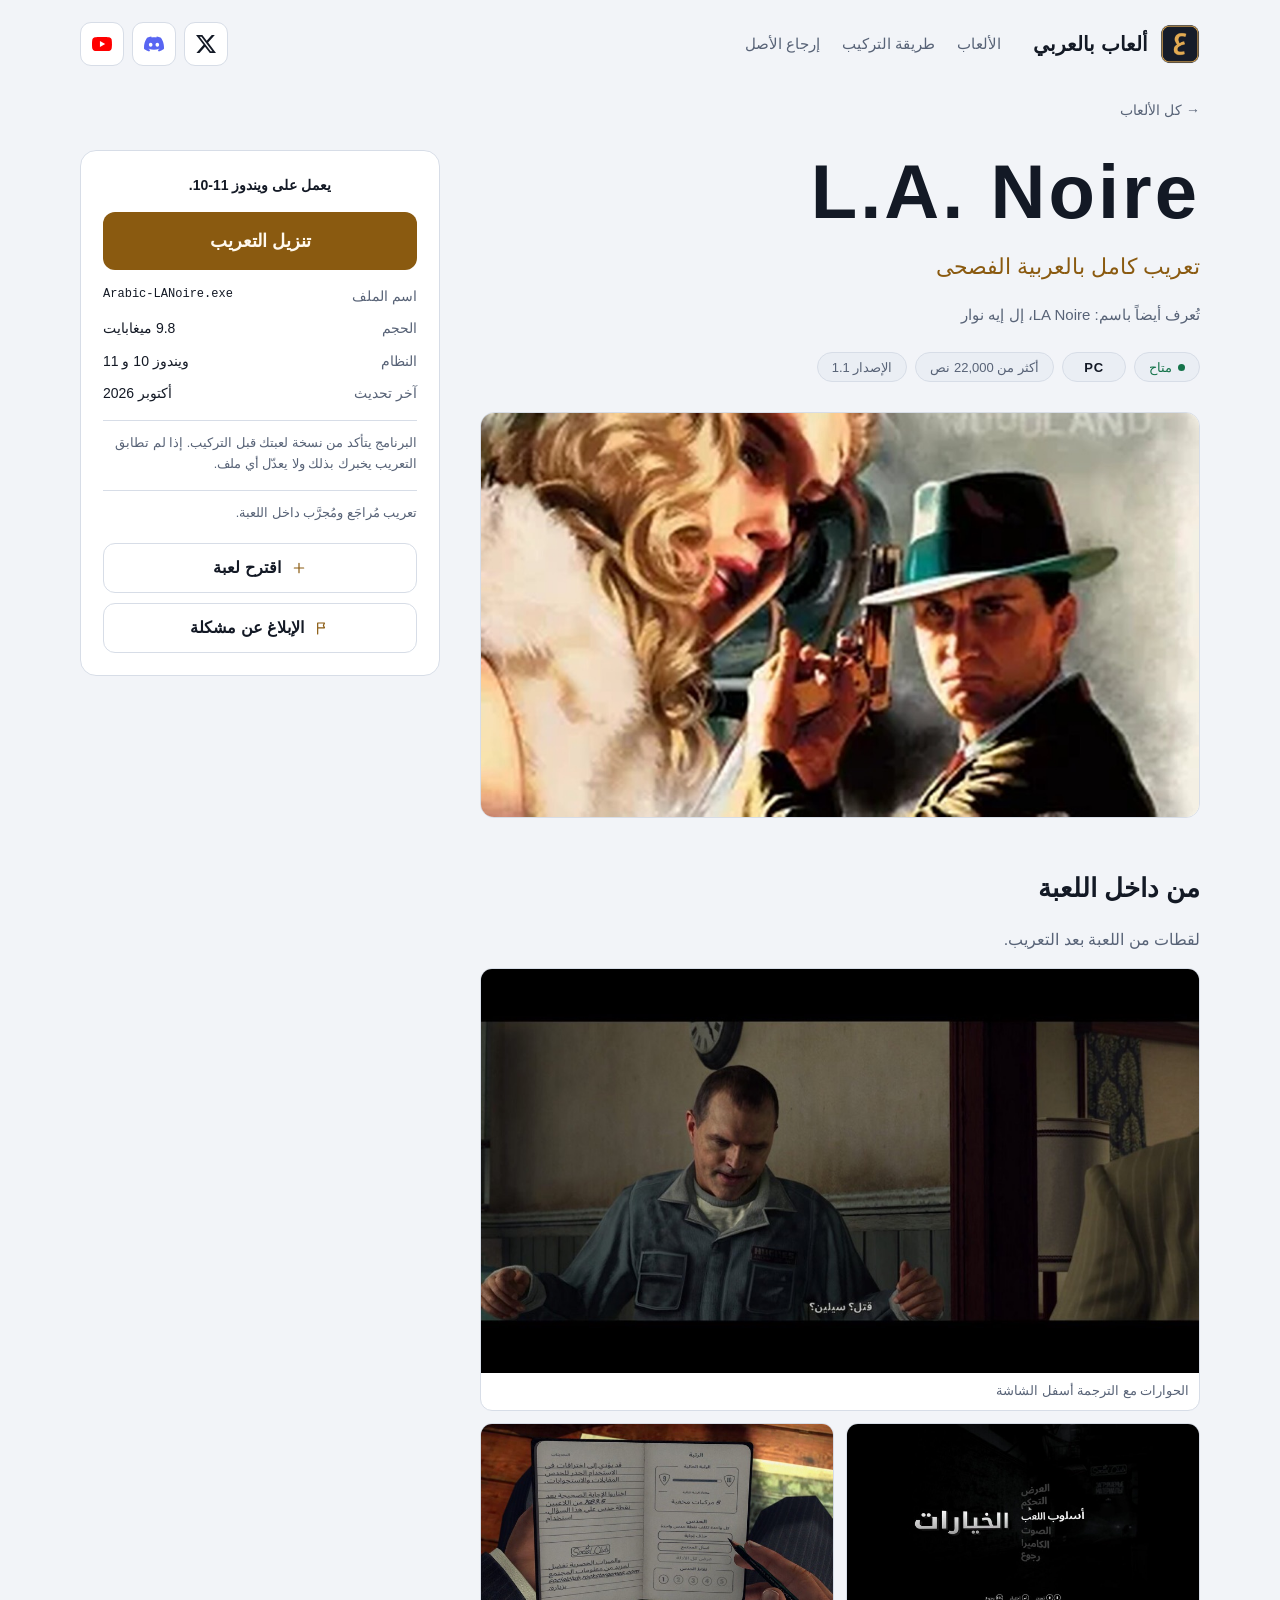
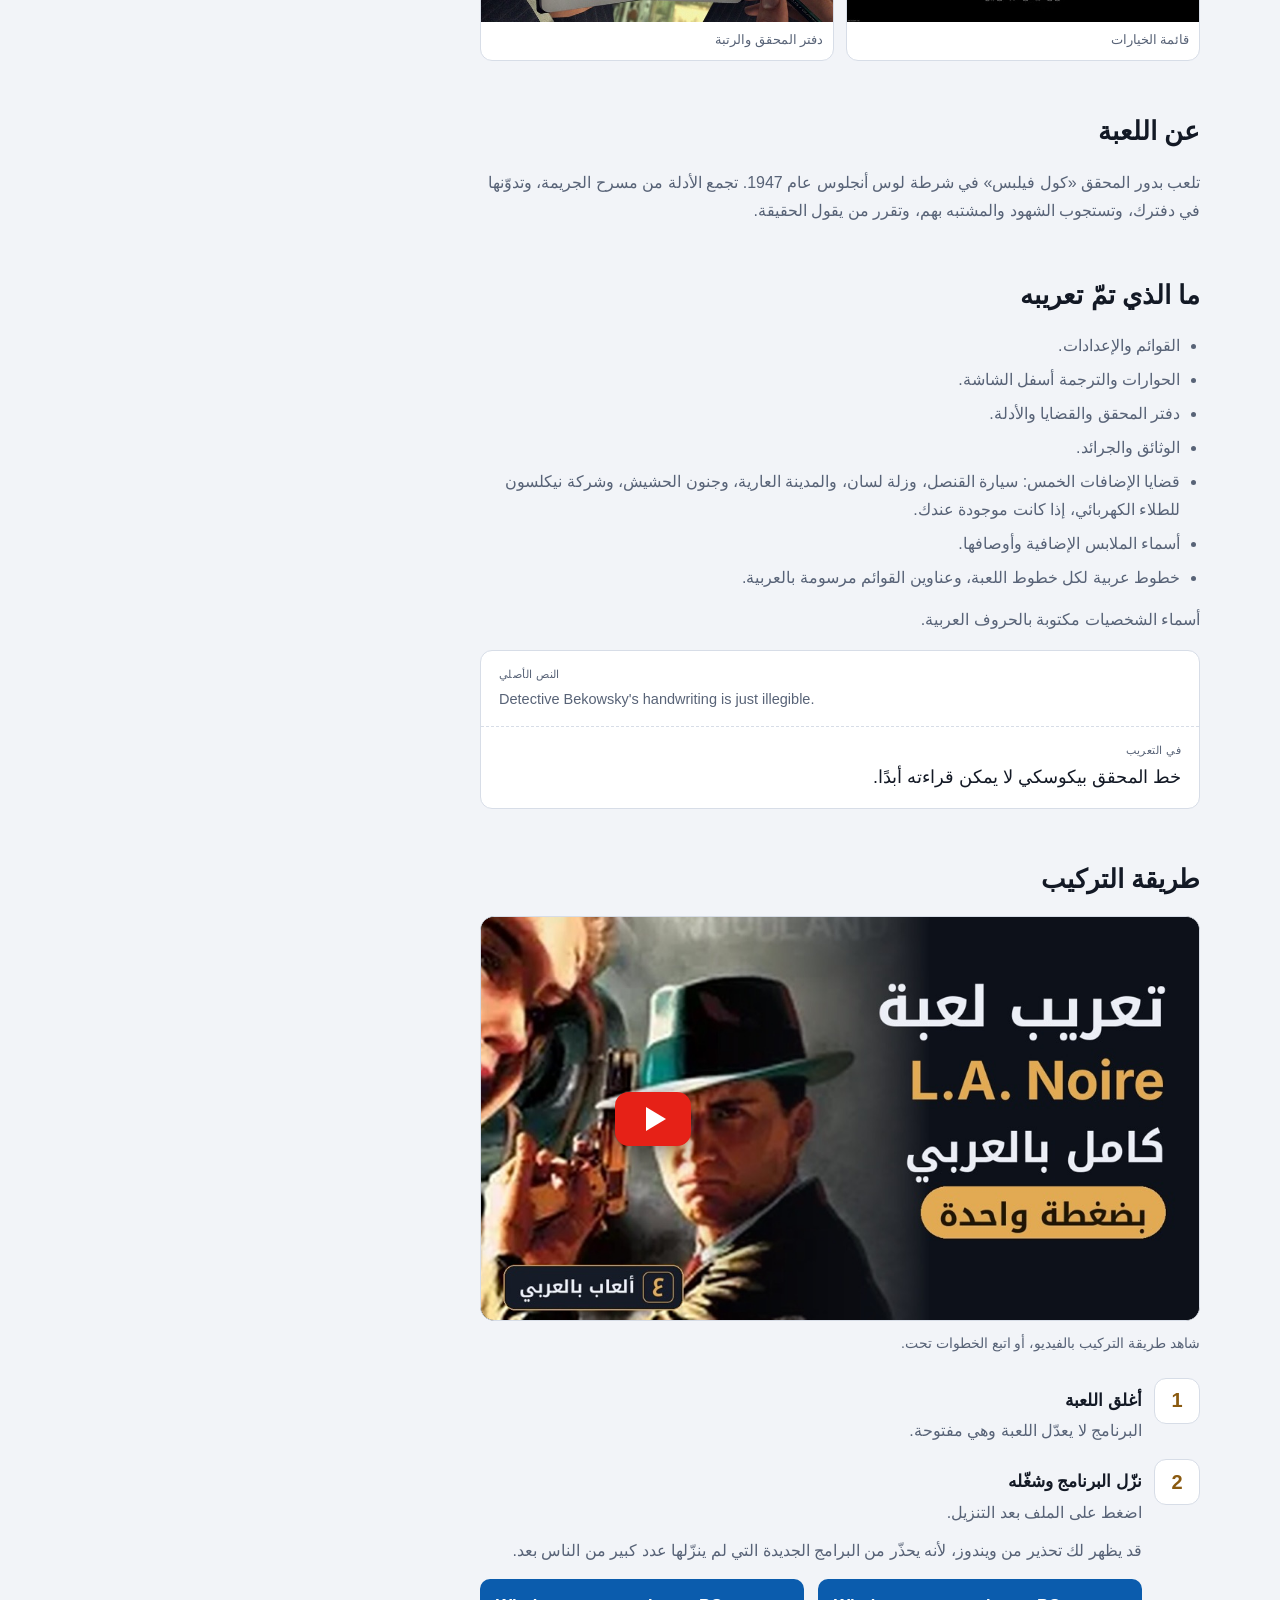
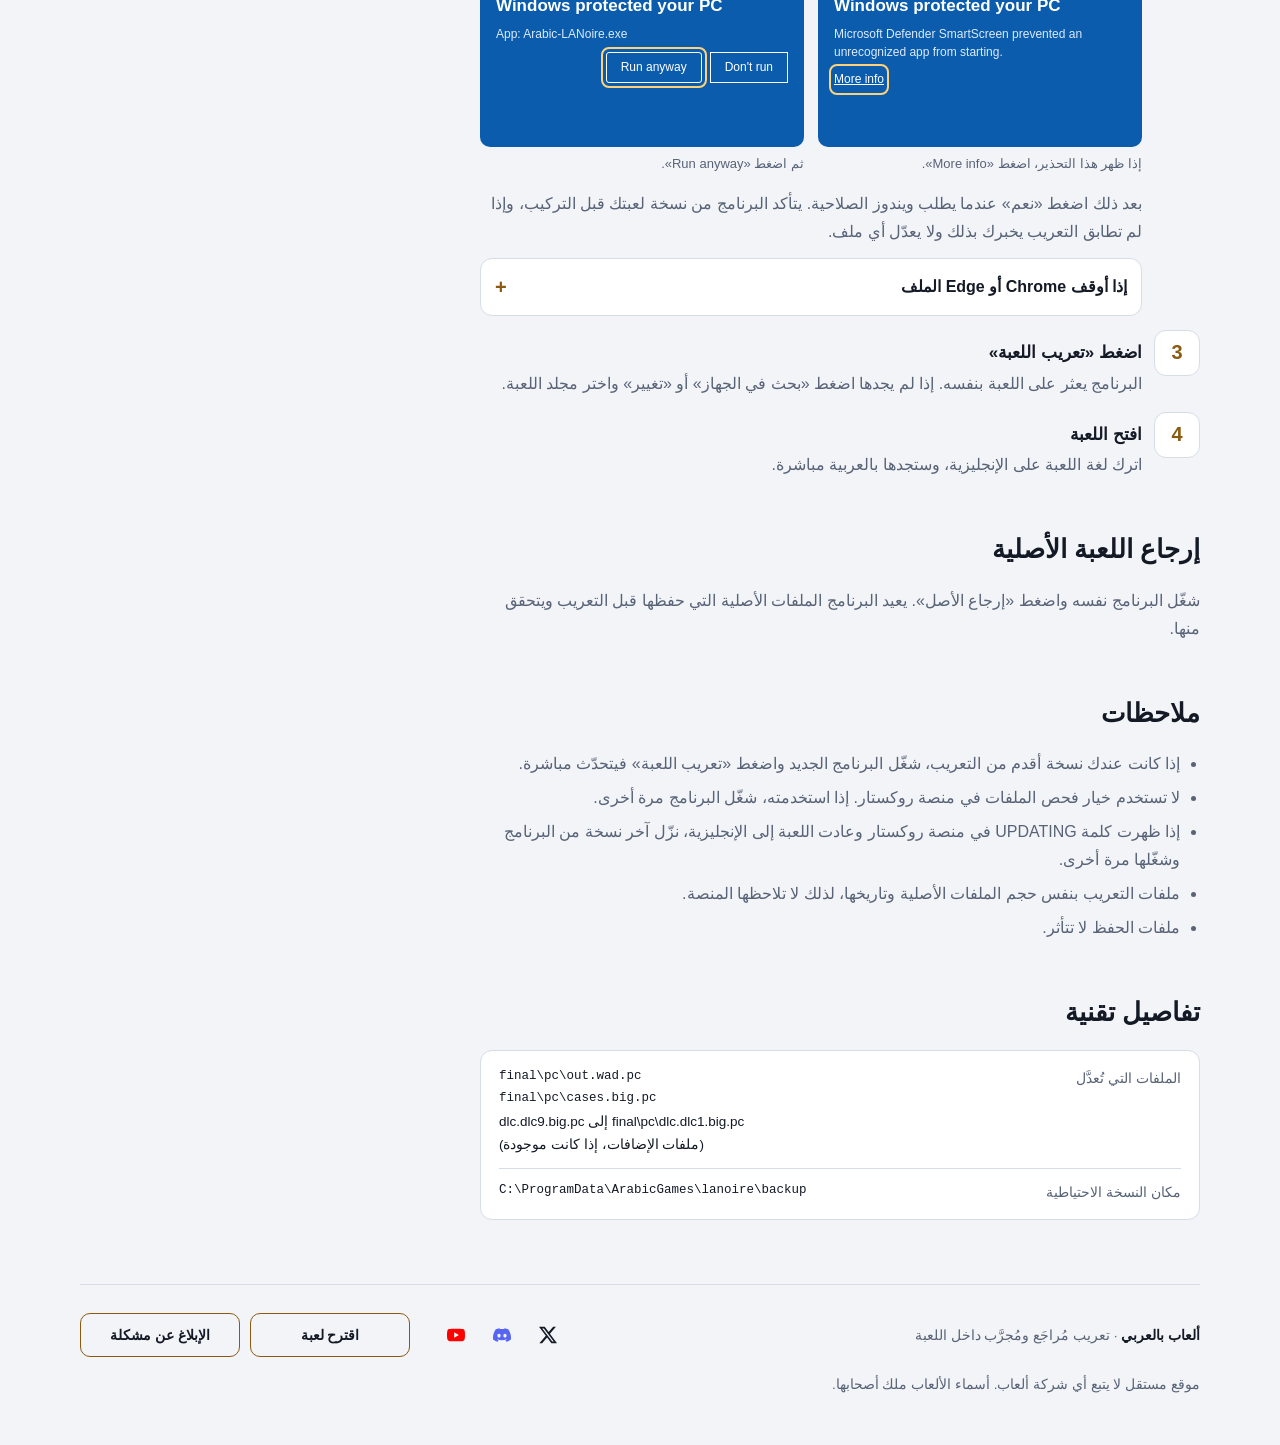
<file: lanoire.html>
<!doctype html>
<html lang="ar" dir="rtl">
<head>
<meta charset="utf-8">
<meta http-equiv="Content-Security-Policy" content="default-src 'none'; script-src 'sha256-Id8Sa9lHvQpv70yLuLrgS8saQPOXiOdCwPLp7Yqlmew=' 'sha256-ewUK3IPYGU3gF46hvFdsm5bOvynYOuCXVG4b3wqlys8=' 'sha256-vcinfW8w1KXhrZvj4CvVC5i6HdQuYbBCxFpEJyH1vP8=' 'sha256-zt1bkCsZpDhOuX6rjFbiNNUeiNlAIwT4OBKmRXil8lE=' 'sha256-D0SnryFHbFcE3lDCmxs45RldMhnp5iyebAxpOahPNMg=' https://gc.zgo.at/count.v5.js; style-src 'sha256-ckZXNegwZxZNnvYD46nxkGnq9tFFCbZnp15jVV7QNE4=' https://fonts.googleapis.com; font-src https://fonts.gstatic.com; img-src 'self' https://arabic-pc.goatcounter.com; connect-src https://arabic-pc.goatcounter.com; frame-src 'self' https://www.youtube-nocookie.com; base-uri 'none'; form-action 'none'">
<meta name="viewport" content="width=device-width, initial-scale=1, viewport-fit=cover">
<meta name="description" content="تعريب لعبة L.A. Noire (لوس أنجلوس نوار، LA Noire) كامل بالعربية الفصحى: الحوارات والقوائم ودفتر المحقق. يُركَّب ببرنامج صغير بضغطة واحدة ويُزال بضغطة واحدة.">
<link rel="icon" type="image/png" href="img/icon.png">
<meta property="og:title" content="تعريب L.A. Noire (لوس أنجلوس نوار) بالعربية | ألعاب بالعربي">
<meta property="og:description" content="تعريب لعبة L.A. Noire (لوس أنجلوس نوار، LA Noire) كامل بالعربية الفصحى: الحوارات والقوائم ودفتر المحقق. يُركَّب ببرنامج صغير بضغطة واحدة ويُزال بضغطة واحدة.">
<link rel="canonical" href="https://arabic-pc.github.io/lanoire.html">
<meta property="og:type" content="website">
<meta property="og:url" content="https://arabic-pc.github.io/lanoire.html">
<meta property="og:image" content="https://arabic-pc.github.io/img/lanoire-cover.jpg">
<meta name="twitter:card" content="summary_large_image">
<meta name="theme-color" content="#0D1119">
<meta name="google-site-verification" content="0khRUPTyk-3FLgudLrnjnzi9njk2wVIBT3IxozMUFL8">
<meta property="og:site_name" content="ألعاب بالعربي">
<script type="application/ld+json">{"@context": "https://schema.org", "@type": "BreadcrumbList", "itemListElement": [{"@type": "ListItem", "position": 1, "name": "ألعاب بالعربي", "item": "https://arabic-pc.github.io/"}, {"@type": "ListItem", "position": 2, "name": "تعريب L.A. Noire", "item": "https://arabic-pc.github.io/lanoire.html"}]}</script>
<title>تعريب L.A. Noire (لوس أنجلوس نوار) بالعربية | ألعاب بالعربي</title>
<link rel="preconnect" href="https://fonts.googleapis.com"><link rel="preconnect" href="https://fonts.gstatic.com" crossorigin><link rel="stylesheet" href="https://fonts.googleapis.com/css2?family=IBM+Plex+Mono:wght@400;500&family=IBM+Plex+Sans+Arabic:wght@400;500;600;700&family=Noto+Kufi+Arabic:wght@500;600;700&display=swap">
<style>
/* تخطيط: عمود واحد من اليمين لليسار بعرض 1120px، رأس صغير، بطل مقسوم (نص + نافذة البرنامج)، ثم شبكة ألعاب */
:root {
  --bg: #0D1119;
  --surface: #151B27;
  --surface-2: #1C2433;
  --line: #273145;
  --fg: #ECEFF5;
  --muted: #8F99AE;
  --gold: #E2AA52;
  --gold-ink: #1E1606;
  --ok: #46C48C;
  --danger: #E07A62;
  --pause: #F2994A;
  --info: #6C9EF0;
  --scan: rgba(226, 170, 82, .06);

  --f-display: "Noto Kufi Arabic", "IBM Plex Sans Arabic", "Segoe UI", Tahoma, sans-serif;
  --f-body: "IBM Plex Sans Arabic", "Segoe UI", Tahoma, sans-serif;
  --f-mono: "IBM Plex Mono", ui-monospace, Consolas, monospace;

  --r: 14px;
  --wrap: 1120px;
  --t-fast: .15s;
  --ease: cubic-bezier(.16, 1, .3, 1);
  color-scheme: dark;
}
@media (prefers-color-scheme: light) {
  :root:not([data-theme="dark"]) {
    --bg: #F2F4F8; --surface: #FFFFFF; --surface-2: #EAEEF4; --line: #D7DDE7;
    --fg: #131925; --muted: #586377; --gold: #8A5A10; --gold-ink: #FFF9EE;
    --ok: #14734A; --danger: #B23A22; --pause: #9A4E0C; --info: #2F67C7; --scan: rgba(169, 113, 26, .07);
    color-scheme: light;
  }
}
:root[data-theme="light"] {
  --bg: #F2F4F8; --surface: #FFFFFF; --surface-2: #EAEEF4; --line: #D7DDE7;
  --fg: #131925; --muted: #586377; --gold: #8A5A10; --gold-ink: #FFF9EE;
  --ok: #14734A; --danger: #B23A22; --pause: #9A4E0C; --info: #2F67C7; --scan: rgba(169, 113, 26, .07);
  color-scheme: light;
}

* { box-sizing: border-box; }
body { margin: 0; background: var(--bg); color: var(--fg); font-family: var(--f-body); font-size: 16px; line-height: 1.75; }
.page { padding-inline: 20px; padding-block: 0 48px; }
.wrap { max-width: var(--wrap); margin-inline: auto; }
a { color: inherit; }
:focus-visible { outline: 2px solid var(--gold); outline-offset: 3px; border-radius: 6px; }
.ltr { direction: ltr; unicode-bidi: isolate; }
.mono { font-family: var(--f-mono); font-size: .86em; }
h1, h2, h3 { text-wrap: balance; margin: 0; }
p { margin: 0; }

/* الرأس */
.top { display: flex; align-items: center; justify-content: space-between; gap: 16px; padding-block: 22px; }
.brand { display: flex; align-items: center; gap: 12px; text-decoration: none; }
.mark { display: block; flex: none; width: 40px; height: 40px; }   /* شعار الموقع الأصلي img/icon.png */
.brand b { font-family: var(--f-display); font-size: 20px; font-weight: 600; }
.nav { display: flex; gap: 22px; font-size: 15px; color: var(--muted); }
.nav a { display: inline-flex; align-items: center; min-height: 44px; text-decoration: none; transition: color var(--t-fast); }
.nav a:hover { color: var(--fg); }

/* حسابات التواصل */
.soc { display: flex; gap: 8px; }
.soc-btn { width: 44px; height: 44px; border-radius: 11px; border: 1px solid var(--line); background: var(--surface); display: grid; place-items: center; color: var(--fg); text-decoration: none; transition: border-color .15s, color .15s; }
.soc-btn:hover { border-color: var(--gold); }
.ic { display: block; width: 20px; height: 20px; }
.ic-x { color: var(--fg); }
.top { flex-wrap: nowrap; }
.top .brand { margin-inline-end: 16px; }
.top .soc { margin-inline-start: auto; }
.community { display: grid; grid-template-columns: repeat(3, minmax(0, 1fr)); gap: 16px; }
.community .comm { grid-template-columns: auto 1fr; }
.community .comm-go { grid-column: 2; }
.comm { display: grid; grid-template-columns: auto 1fr auto; gap: 16px; align-items: center; padding: 20px 22px; background: var(--surface); border: 1px solid var(--line); border-radius: var(--r); text-decoration: none; transition: border-color .2s, transform .2s; }
@media (hover: hover) {
  .comm:hover { border-color: var(--gold); transform: translateY(-2px); }
}
.comm-ic { width: 52px; height: 52px; border-radius: 14px; background: var(--surface-2); border: 1px solid var(--line); display: grid; place-items: center; color: var(--gold); }
.comm-ic .ic { width: 26px; height: 26px; }
.comm-t { display: grid; gap: 4px; min-width: 0; }
.comm-t b { font-size: 17px; }
.comm-t span { color: var(--muted); font-size: 14px; }
.comm-go { color: var(--gold); font-weight: 600; font-size: 14.5px; white-space: nowrap; }
.foot-soc { display: inline-flex; align-items: center; flex-wrap: wrap; gap: 2px; }
.foot-soc a { display: inline-flex; align-items: center; justify-content: center; min-width: 44px; min-height: 44px; border: 1px solid transparent; border-radius: 11px; color: var(--fg); text-decoration: none; transition: color var(--t-fast), border-color .15s; }
.foot-soc .ic { width: 18px; height: 18px; }
.foot-btns { display: flex; flex: 1 1 330px; gap: 10px; }   /* زرّين متساويين: اقترح لعبة والإبلاغ عن مشكلة */
.foot-soc .foot-rep { flex: 1 1 0; min-width: 160px; padding-inline: 14px; border: 1px solid var(--gold); border-radius: 10px; font-weight: 600; text-align: center; transition: background .15s; }
.foot-soc > a:nth-child(3) { margin-inline-end: 22px; }   /* مسافة بين الأيقونات والزرّين: الأيقونات أبعد شوي لليمين */
@media (max-width: 520px) {
  .foot-soc > a:first-child { margin-inline-start: -13px; }   /* الأيقونة الأولى تحاذي حافة النص من اليمين */
  .foot-soc { display: flex; width: 100%; }
  .foot-soc .foot-rep { min-width: 0; padding-inline: 8px; }
}
.foot-soc .foot-rep:hover { background: var(--surface-2); }
.foot-soc a:hover { color: var(--gold); }
.foot-soc a:not(.foot-rep):hover { border-color: var(--gold); color: var(--fg); }
.dl-note a { color: var(--gold); }

/* الأزرار */
.btn { display: inline-flex; align-items: center; justify-content: center; gap: 10px; min-height: 50px; padding-inline: 26px;
  border-radius: 12px; font: 600 16px/1 var(--f-body); text-decoration: none; border: 1px solid var(--line);
  background: var(--surface-2); color: var(--fg); cursor: pointer; transition: background var(--t-fast), filter var(--t-fast), transform var(--t-fast); }
.btn:hover { background: var(--line); }
.btn.gold { background: var(--gold); color: var(--gold-ink); border-color: transparent; }
.btn.gold:hover { filter: brightness(1.08); }
.btn:active { transform: translateY(1px); }

/* شارات */
.chips { display: flex; flex-wrap: wrap; gap: 8px; }
.chip { display: inline-flex; align-items: center; justify-content: center; gap: 6px; min-width: 64px; height: 30px; font-size: 13px; line-height: 1; padding: 0 14px; border-radius: 999px; border: 1px solid var(--line); background: var(--surface-2); color: var(--muted); white-space: nowrap; }
.chip.pc { color: var(--fg); font-weight: 700; letter-spacing: .06em; direction: ltr; }
.chip.on { color: var(--ok); }
.chip.upcoming { color: var(--gold); }
.chip.upcoming::before { content: ""; width: 7px; height: 7px; border-radius: 50%; background: var(--gold); }
.game.upcoming:hover { border-color: var(--line); transform: none; }
.game-when { color: var(--gold); font-weight: 600; font-size: 14.5px; }
.chip.on::before { content: ""; width: 7px; height: 7px; border-radius: 50%; background: var(--ok); }

/* الأقسام */
section { padding-block: 56px 8px; }
.eyebrow { font-size: 13px; letter-spacing: .04em; color: var(--gold); font-weight: 600; }
.sec-head { display: flex; align-items: end; justify-content: space-between; gap: 16px; flex-wrap: wrap; margin-block-end: 24px; }
.sec-head h2 { font-family: var(--f-display); font-size: clamp(26px, 4vw, 34px); font-weight: 600; line-height: 1.3; }
.lead { color: var(--muted); max-width: 62ch; }

/* نافذة البرنامج المصغّرة */
.app { background: var(--surface); border: 1px solid var(--line); border-radius: 16px; padding: 18px; display: grid; gap: 12px;
  box-shadow: 0 30px 60px -30px rgba(0,0,0,.55); max-width: 100%; }
.app-top { display: flex; justify-content: space-between; align-items: start; }
.app-brand { font-size: 12px; color: var(--gold); font-weight: 600; }
.app-title { font-size: 20px; font-weight: 700; }
.app-dots { display: flex; flex: none; gap: 10px; color: var(--muted); font-size: 14px; white-space: nowrap; }
.app-card { background: var(--surface-2); border: 1px solid var(--line); border-radius: 12px; padding: 12px 14px; min-width: 0; }
.app-label { font-size: 11px; color: var(--muted); }
.app-path { font-family: var(--f-mono); font-size: 12px; direction: ltr; text-align: right; overflow: hidden; text-overflow: ellipsis; white-space: nowrap; }
.app-status { display: flex; align-items: center; gap: 10px; font-weight: 700; font-size: 15px; }
.dot { width: 14px; height: 14px; border-radius: 50%; background: var(--info); box-shadow: 0 0 0 5px color-mix(in srgb, var(--info) 22%, transparent); flex: none; transition: background .18s, box-shadow .18s; }
/* الجملتان في نفس المكان عشان طول النافذة ما يتغير */
.app-msg { display: grid; font-size: 12.5px; color: var(--muted); margin-block-start: 4px; }
.app .app-msg span, .app.running .app-msg span { display: block; grid-area: 1 / 1; transition: opacity .2s; }
.app .app-msg .s0, .app .app-msg .s1, .app.running .app-msg .s2, .app.ready .app-msg .s2 { opacity: 0; }
.app.running .app-msg .s1, .app.ready .app-msg .s0 { opacity: 1; }
.bar { height: 7px; border-radius: 99px; background: var(--line); overflow: hidden; margin-block-start: 12px; display: flex; justify-content: flex-start; }
.bar i { display: block; height: 100%; width: 100%; background: var(--gold); border-radius: 99px; }
.bar-meta { display: flex; justify-content: space-between; font-size: 11.5px; color: var(--muted); margin-block-start: 6px; }
.bar-meta b { color: var(--fg); font-family: var(--f-mono); font-weight: 500; }
.app-btns { display: grid; grid-template-columns: 1.6fr 1fr 1.1fr; gap: 8px; }
.app-btns > span { border-radius: 10px; text-align: center; padding-block: 10px; font-size: 13px; font-weight: 600; background: var(--surface-2); border: 1px solid var(--line); }
.app-btns > .off { color: var(--muted); transition: background .2s, color .2s, border-color .2s, transform .12s, filter .12s; }
.app.ready .app-btns > .go { background: var(--gold); color: var(--gold-ink); border-color: transparent; }
.app.press .app-btns > .go { transform: scale(.95); filter: brightness(.9); }
.app-foot { display: flex; justify-content: space-between; font-size: 11px; color: var(--muted); border-top: 1px solid var(--line); padding-top: 10px; }

/* حالة نافذة البرنامج: تبدأ "جارٍ التركيب" ثم تتحول للنجاح (يتحكم بها سكربت صغير؛ بدون سكربت تظهر حالة النجاح) */
.app .s0, .app .s1 { display: none; }
.app.ready .s0 { display: block; }
.app.ready .s2 { display: none; }
.app.ready .bar, .app.ready .bar-meta { visibility: hidden; }
#mockName, #mockPath, #mockVer { transition: opacity .2s ease; }
.app.swap #mockName, .app.swap #mockPath, .app.swap #mockVer { opacity: 0; }
.app.running .s1 { display: block; }
.app.running .s2 { display: none; }
.app:not(.running):not(.ready) .dot { background: var(--ok); box-shadow: 0 0 0 5px color-mix(in srgb, var(--ok) 22%, transparent); }

/* البطل */
.hero { display: grid; grid-template-columns: 1.15fr 1fr; gap: 48px; align-items: center; padding-block: 40px 24px; }
.hero > * { min-width: 0; }
.hero h1 { font-family: var(--f-display); font-weight: 700; font-size: clamp(42px, 7vw, 72px); line-height: 1.35; margin-block: 10px 18px; }
.hero h1 em { font-style: normal; color: var(--gold); }
.hero .lead { font-size: 18px; }
.hero-cta { display: flex; flex-wrap: wrap; gap: 12px; margin-block: 28px 18px; }
.hero-note { font-size: 13.5px; color: var(--muted); display: flex; gap: 8px; align-items: center; }
.hero-note::before { content: ""; width: 8px; height: 8px; border-radius: 50%; background: var(--ok); flex: none; }

/* بطاقات الألعاب */
.games { display: grid; grid-template-columns: repeat(auto-fill, minmax(min(300px, 100%), 1fr)); gap: 20px; }
.game { display: grid; grid-template-rows: auto 1fr; text-decoration: none; background: var(--surface); border: 1px solid var(--line); border-radius: var(--r); overflow: hidden; transition: border-color .2s, transform .2s; }
@media (hover: hover) {
  .game:hover { border-color: var(--gold); transform: translateY(-2px); }
}
.art { position: relative; aspect-ratio: 16 / 9; max-width: 100%; padding: 16px 18px; display: flex; flex-direction: column; justify-content: space-between; overflow: hidden;
  background: repeating-linear-gradient(0deg, var(--scan) 0 1px, transparent 1px 4px), linear-gradient(160deg, var(--surface-2), var(--bg)); }
.art .term { font-family: var(--f-mono); font-size: 12px; color: var(--gold); direction: ltr; text-align: left; line-height: 1.6; opacity: .9; }
.art .term span { color: var(--muted); }
.art .name { font-family: var(--f-body); font-weight: 700; font-size: 30px; letter-spacing: .04em; direction: ltr; text-align: left; }
.game-body { padding: 16px 18px 18px; display: grid; grid-template-rows: auto 1fr auto auto; gap: 12px; }
.game-body p { color: var(--muted); font-size: 14.5px; }
.game-go { color: var(--gold); font-weight: 600; font-size: 14.5px; }
.art.shot { background: var(--bg); padding: 0; justify-content: flex-end; }
.art.shot img { position: absolute; inset: 0; width: 100%; height: 100%; object-fit: cover; }
.art.shot::after { content: ""; position: absolute; inset: 0; background: linear-gradient(0deg, rgba(8,11,17,.92) 0%, rgba(8,11,17,.35) 45%, rgba(8,11,17,0) 70%); }
.art.shot.cover { aspect-ratio: 16 / 9; }
.art.shot.cover::after { display: none; }
.game-name { font-size: 19px; font-weight: 700; direction: ltr; text-align: right; }
.art.shot .name { position: relative; z-index: 1; padding: 14px 18px; color: #F2F4F8; }
.plat { display: flex; flex-wrap: wrap; gap: 8px; align-items: center; font-size: 13px; color: var(--muted); border-top: 1px solid var(--line); padding-top: 12px; }
.plat b { font-weight: 600; color: var(--fg); font-size: 13px; padding: 2px 10px; border-radius: 6px; background: var(--surface-2); border: 1px solid var(--line); }
.g-shot { margin: 22px 0 0; border-radius: 14px; overflow: hidden; border: 1px solid var(--line); background: var(--surface); }
.g-shot img { display: block; width: 100%; height: auto; aspect-ratio: 16 / 9; object-fit: cover; }
.g-shot figcaption { font-size: 13px; color: var(--muted); padding: 10px 14px; }
/* معرض اللقطات */
.gallery { display: grid; grid-template-columns: repeat(2, minmax(0, 1fr)); gap: 12px; margin-block-start: 14px; }
.gallery figure:first-child, .gallery figure:last-child:nth-child(even) { grid-column: 1 / -1; }
.gallery figure { margin: 0; border-radius: 12px; overflow: hidden; border: 1px solid var(--line); background: var(--surface); }
.gallery img { display: block; width: 100%; aspect-ratio: 16 / 9; object-fit: cover; transition: transform .3s; }
.gallery .zoom { display: block; width: 100%; padding: 0; border: 0; background: none; cursor: zoom-in; overflow: hidden; }
@media (hover: hover) {
  .gallery .zoom:hover img { transform: scale(1.04); }
}
.gallery .zoom:focus-visible { outline-offset: -3px; }
.lb { position: fixed; inset: 0; z-index: 50; background: rgba(5,7,12,.92); display: flex; flex-direction: column; align-items: center; justify-content: center; gap: 12px; padding: 24px 16px; cursor: zoom-out; }
.lb[hidden] { display: none; }
.lb img { max-width: 100%; max-height: calc(100% - 60px); border-radius: 10px; box-shadow: 0 20px 60px rgba(0,0,0,.5); }
.lb p { color: #C9D0DD; font-size: 14px; }
.lb-x { position: absolute; top: calc(env(safe-area-inset-top, 0px) + 14px); left: 16px; width: 44px; height: 44px; border-radius: 50%; border: 1px solid rgba(255,255,255,.25); background: rgba(255,255,255,.08); color: #fff; font-size: 18px; cursor: pointer; }
.gallery figcaption { font-size: 12.5px; color: var(--muted); padding: 8px 10px; }
@media (max-width: 640px) { .gallery { grid-template-columns: 1fr; } }
/* لعبة واحدة متاحة: البطاقة تمتد أفقياً بدل أن تبقى وحيدة في الصف */
.games:has(> .game:only-child) { grid-template-columns: 1fr; }
.game:only-child { grid-template-columns: minmax(0, 1.1fr) minmax(0, 1fr); }
.game:only-child .art { aspect-ratio: auto; min-height: 230px; }
.game:only-child .game-body { align-content: center; padding: 24px 28px; }
.game:only-child .game-body p { font-size: 15.5px; }

.soon { display: flex; flex-wrap: wrap; gap: 10px; align-items: center; margin-block-start: 22px; color: var(--muted); font-size: 14px; }
.soon b { font-weight: 600; color: var(--fg); }

/* الخطوات */
.steps { display: grid; grid-template-columns: repeat(3, 1fr); gap: 20px; counter-reset: s; list-style: none; padding: 0; margin: 0; }
.steps li { background: var(--surface); border: 1px solid var(--line); border-radius: var(--r); padding: 22px; display: grid; gap: 8px; align-content: start; min-width: 0; }
.steps li::before { counter-increment: s; content: counter(s); font-family: var(--f-display); font-size: 34px; font-weight: 700; color: var(--gold); line-height: 1; }
.steps h3 { font-size: 18px; font-weight: 600; }
.steps p { color: var(--muted); font-size: 14.5px; }

/* الوعود */
.promises { display: grid; grid-template-columns: repeat(2, 1fr); gap: 0; border-top: 1px solid var(--line); }
.promises div { padding: 22px 4px; border-bottom: 1px solid var(--line); display: grid; gap: 6px; padding-inline-end: 28px; min-width: 0; }
.promises h3 { font-size: 17px; font-weight: 600; }
.promises p { color: var(--muted); font-size: 14.5px; }

/* الأسئلة */
.faq { display: grid; gap: 10px; max-width: 820px; }
.faq details { background: var(--surface); border: 1px solid var(--line); border-radius: 12px; padding: 4px 18px; transition: border-color .2s; }
@media (hover: hover) {
  .faq details:hover { border-color: var(--gold); }
}
.faq summary { cursor: pointer; font-weight: 600; padding-block: 14px; list-style: none; display: flex; justify-content: space-between; gap: 12px; }
.faq summary::after { content: "+"; color: var(--gold); font-size: 20px; line-height: 1; }
.faq details[open] summary::after { content: "−"; }
.faq summary::-webkit-details-marker { display: none; }
.faq details p { color: var(--muted); padding-block-end: 16px; font-size: 15px; }
.faq bdi { white-space: nowrap; }
.faq details p a { color: var(--fg); text-underline-offset: 3px; }

/* التذييل */
.foot { margin-block-start: 64px; padding-block: 28px 0; border-top: 1px solid var(--line); display: flex; align-items: center; justify-content: space-between; gap: 16px; flex-wrap: wrap; color: var(--muted); font-size: 13.5px; }
.foot strong { color: var(--fg); font-weight: 600; }

/* صفحة اللعبة */
.crumb { font-size: 14px; color: var(--muted); text-decoration: none; display: inline-flex; align-items: center; gap: 6px; min-height: 44px; transition: color var(--t-fast); }
.crumb:hover { color: var(--fg); }
.g-head { display: grid; grid-template-columns: 1fr 360px; gap: 40px; align-items: start; padding-block: 18px 0; }
.g-head > * { min-width: 0; }
.g-title { font-family: var(--f-body); font-weight: 700; font-size: clamp(44px, 8vw, 76px); letter-spacing: .04em; direction: ltr; text-align: right; line-height: 1.1; }
.g-sub { font-family: var(--f-display); font-size: 22px; color: var(--gold); margin-block: 6px 16px; }
.g-aka { margin-block: -8px 16px; color: var(--muted); font-size: 15px; }
.dl { position: sticky; top: calc(env(safe-area-inset-top, 0px) + 16px); background: var(--surface); border: 1px solid var(--line); border-radius: 16px; padding: 22px; display: grid; gap: 14px; }
.dl .btn { width: 100%; min-height: 58px; font-size: 18px; }
.dl dl { display: grid; grid-template-columns: auto 1fr; gap: 8px 14px; margin: 0; font-size: 14px; }
.dl dt { color: var(--muted); }
.dl dd { margin: 0; text-align: left; font-variant-numeric: tabular-nums; }
.dl-note { font-size: 12.5px; color: var(--muted); border-top: 1px solid var(--line); padding-top: 12px; }
.g-main { display: grid; gap: 8px; }
.g-main section { padding-block: 40px 0; }
.g-main h2 { font-family: var(--f-display); font-size: 26px; font-weight: 600; margin-block-end: 14px; }
.g-main p, .g-main li { color: var(--muted); }
.g-main ul { padding-inline-start: 20px; margin: 0; display: grid; gap: 6px; }

.sample { background: var(--surface); border: 1px solid var(--line); border-radius: 12px; overflow: hidden; margin-block-start: 16px; }
.sample div { padding: 14px 18px; }
.sample .en { direction: ltr; text-align: left; color: var(--muted); font-size: 14.5px; border-bottom: 1px dashed var(--line); }
.sample .ar { font-size: 18px; color: var(--fg); }
.sample .ar b { color: var(--gold); font-weight: 600; }
.sample small { display: block; font-size: 11px; color: var(--muted); letter-spacing: .04em; margin-block-end: 2px; }

.gsteps { list-style: none; counter-reset: s; padding: 0; margin: 0; display: grid; gap: 14px; }
.gsteps > li { display: grid; grid-template-columns: 44px 1fr; gap: 14px; align-items: start; }
.gsteps > li::before { counter-increment: s; content: counter(s); width: 44px; height: 44px; border-radius: 12px; border: 1px solid var(--line); display: grid; place-items: center; font-family: var(--f-display); font-weight: 700; color: var(--gold); font-size: 20px; background: var(--surface); }
.gsteps h3 { font-size: 17px; font-weight: 600; color: var(--fg); margin-block: 8px 2px; }
.gsteps > li > div { min-width: 0; }

/* رسم توضيحي لتحذير ويندوز */
.warn { display: grid; grid-template-columns: 1fr 1fr; gap: 14px; margin-block-start: 14px; }
.ss { background: #0B5CAD; color: #fff; border-radius: 10px; padding: 16px 16px 14px; direction: ltr; text-align: left; font-family: "Segoe UI", Tahoma, sans-serif; display: grid; gap: 8px; align-content: start; min-height: 168px; position: relative; min-width: 0; }
.ss-t { display: block; font-size: 17px; font-weight: 600; line-height: 1.35; }
.ss p { color: #DCEBFA !important; font-size: 12px; line-height: 1.45; }
.ss .more { color: #fff; text-decoration: underline; font-size: 12px; outline: 2px solid #FFD27A; outline-offset: 3px; border-radius: 3px; justify-self: start; }
.ss .row { display: flex; gap: 8px; justify-content: flex-end; margin-top: auto; }
.ss .row span { border: 1px solid #fff; padding: 4px 14px; font-size: 12px; }
.ss .row .hl { outline: 2px solid #FFD27A; outline-offset: 3px; border-radius: 3px; }
.ss-cap { font-size: 13px; color: var(--muted); margin-block-start: 6px; text-align: right; direction: rtl; }

.tech { background: var(--surface); border: 1px solid var(--line); border-radius: 12px; padding: 4px 18px; overflow-x: auto; }
.tech table { width: 100%; border-collapse: collapse; font-size: 14px; }
.tech td { padding: 11px 0; border-bottom: 1px solid var(--line); vertical-align: top; }
.tech tr:last-child td { border-bottom: 0; }
.tech td:first-child { color: var(--muted); padding-inline-end: 18px; white-space: nowrap; }
.tech td:last-child { direction: ltr; text-align: left; font-family: var(--f-mono); font-size: 12.5px; overflow-wrap: anywhere; }
.tl { display: block; }
.tl-ar { font-family: var(--f-body); font-size: 13.5px; }

.preview-note { font-size: 12.5px; color: var(--muted); background: var(--surface-2); border-radius: 8px; padding: 8px 12px; }

/* الوصول للتنزيل: زر أعلى الصفحة وشريط سفلي في الشاشات الصغيرة، وإرسال الرابط للكمبيوتر من الجوال */
#get { scroll-margin-top: 16px; }
p.dl-pc { margin: 0; font-size: 14px; font-weight: 600; color: var(--fg); text-align: center; }
.dl-jump-box, .to-get, .dl-bar { display: none; }
#dlSend { font-family: var(--f-body); }
#dlSend[hidden], .dl-sent[hidden] { display: none; }
.dl-sent { font-size: 13.5px; color: var(--muted); text-align: center; overflow-wrap: anywhere; }
.is-phone #dlBtn { background: var(--surface-2); color: var(--fg); border-color: var(--line); min-height: 50px; font-size: 16px; }

/* شرح تحذير ويندوز */
.warn-why { margin-block-start: 10px; }
.warn-next { margin-block-start: 14px; }
.warn-more { margin-block-start: 12px; background: var(--surface); border: 1px solid var(--line); border-radius: 12px; padding: 4px 14px; }
.warn-more summary { cursor: pointer; font-weight: 600; color: var(--fg); min-height: 48px; padding-block: 10px; line-height: 1.5; list-style: none; display: flex; align-items: center; justify-content: space-between; gap: 12px; }
.warn-more summary::after { content: "+"; color: var(--gold); font-size: 20px; line-height: 1; }
.warn-more[open] summary::after { content: "−"; }
.warn-more summary::-webkit-details-marker { display: none; }
.warn-more p { font-size: 14.5px; padding-block-end: 12px; }
.warn-more a { color: var(--fg); }
.warn-more bdi { white-space: nowrap; }

/* الحركة: انتقال بين الصفحات، وفتح الأسئلة والمكبّر، وإشارة الوصول لصندوق التنزيل */
@media (prefers-reduced-motion: no-preference) {
  @view-transition { navigation: auto; }
  ::view-transition-group(*) { animation-duration: .32s; animation-timing-function: var(--ease); }
  ::view-transition-old(root), ::view-transition-new(root) { animation-duration: .18s; }
  html:has(.hero) { scroll-behavior: smooth; }
  .lb:not([hidden]) { animation: fade-in .18s ease-out; }
  .lb:not([hidden]) img { animation: lb-img .24s var(--ease); }
  #get:target { animation: get-hit .9s ease-out; }
  @supports (interpolate-size: allow-keywords) {
    .faq details, .warn-more { interpolate-size: allow-keywords; }
    .faq details::details-content, .warn-more::details-content { block-size: 0; overflow: clip; transition: block-size .14s ease-in, content-visibility .14s allow-discrete; }
    .faq details[open]::details-content, .warn-more[open]::details-content { block-size: auto; transition: block-size .22s var(--ease), content-visibility .22s allow-discrete; }
  }
}
@media (prefers-reduced-motion: reduce) {
  .game, .comm, .gallery img, .yt img, .btn { transition-property: border-color, background, filter; }
  .comm:hover, .game:hover, .gallery .zoom:hover img, .yt:hover img, .btn:active { transform: none; }
}
@keyframes fade-in { from { opacity: 0; } }
@keyframes lb-img { from { transform: scale(.97); } }
@keyframes get-hit { from { box-shadow: 0 0 0 3px var(--gold); } to { box-shadow: 0 0 0 3px transparent; } }

/* نافذة البلاغ فوق الصفحة، وصفحة البلاغ لما تنعرض داخلها */
html:has(.rep-dlg[open]) { overflow: hidden; }
.rep-dlg { width: min(640px, 100% - 32px); max-width: none; height: min(780px, 100dvh - 48px); max-height: none; padding: 0; border: 1px solid var(--line); border-radius: 18px; background: var(--surface); color: var(--fg); overflow: hidden; }
.rep-dlg[open] { animation: rep-dlg-in .18s ease-out; }
.rep-dlg::backdrop { background: rgba(5, 7, 12, .62); }
.rep-dlg iframe { display: block; width: 100%; height: 100%; border: 0; }
.rep-dlg-x { position: absolute; top: 12px; inset-inline-end: 12px; z-index: 1; width: 44px; height: 44px; border-radius: 50%; border: 1px solid var(--line); background: var(--surface-2); color: var(--fg); font-size: 16px; cursor: pointer; }
.rep-dlg-x:hover { border-color: var(--gold); }
@keyframes rep-dlg-in { from { opacity: 0; transform: translateY(10px); } }
@media (prefers-reduced-motion: reduce) { .rep-dlg[open] { animation: none; } }
@media (max-width: 640px) {
  .rep-dlg { width: 100%; height: 92dvh; margin: auto 0 0; border-width: 1px 0 0; border-radius: 18px 18px 0 0; }
}
.embed body { background: var(--surface); }
.embed .page { padding: 0; }
.embed .top, .embed .crumb, .embed .foot { display: none; }
.embed .rep { max-width: none; padding: 0; }
.embed .rep-card { border: 0; border-radius: 0; padding: 22px 20px 20px; }
.embed .rep-title { padding-inline-end: 52px; font-size: 26px; }

/* رسم توضيحي لقائمة التنزيلات في Chrome وEdge */
.br { background: #292A2D; color: #E8EAED; border-radius: 10px; padding: 14px 16px; direction: ltr; text-align: left; font-family: "Segoe UI", Tahoma, sans-serif; display: grid; gap: 10px; align-content: start; box-shadow: 0 4px 14px rgba(0, 0, 0, .28); }
.br-edge { background: #2B2B2B; }
.br .row { display: flex; gap: 8px; justify-content: flex-end; align-items: center; }
.br .row + .row { margin-top: 2px; }
.br .row span { border: 1px solid #8A8D93; border-radius: 3px; padding: 4px 14px; font-size: 12px; color: #fff; display: inline-flex; align-items: center; min-height: 26px; box-sizing: border-box; }
.br .hl { outline: 2px solid #FFD27A; outline-offset: 3px; border-radius: 3px; }
.br .n { flex: none; width: 18px; height: 18px; margin-inline-start: 8px; border-radius: 50%; background: #FFD27A; color: #1B1B1B; font: 700 11px/18px "Segoe UI", Tahoma, sans-serif; text-align: center; }
.br-item { display: flex; align-items: center; gap: 10px; background: #3B3C40; border-radius: 10px; padding: 10px 10px 10px 12px; min-width: 0; }
.br-edge .br-item { background: #3D3D3D; }
.br-item > svg { flex: none; color: #F2B84B; }
.br-name { flex: 1; min-width: 0; display: grid; gap: 2px; font-size: 13px; }
.br-name b { font-weight: 600; overflow: hidden; text-overflow: ellipsis; white-space: nowrap; }
.br-name i { font-style: normal; font-size: 11.5px; line-height: 1.35; color: #F2C14E; overflow-wrap: anywhere; }
.br-dots { flex: none; display: inline-flex; color: #fff; padding: 2px 6px; }
.br-item .n { margin-inline-start: 2px; }
.br-step { display: grid; gap: 10px; border-top: 1px solid #55575C; padding-top: 12px; }
.br-title { display: block; margin-block: 4px 2px; font-size: 18px; font-weight: 700; color: var(--fg); }
@media (max-width: 400px) {
  .br { padding: 12px; }
  .br-item { padding: 8px; gap: 6px; }
  .br-item > svg { display: none; }
}

@media (max-width: 900px) {
  .hero, .g-head { grid-template-columns: 1fr; gap: 32px; }
  .dl { position: static; }
  .dl-jump-box { display: grid; gap: 8px; margin-block: 16px 6px; }
  .to-get { display: inline-flex; align-items: center; min-height: 44px; color: var(--fg); font-weight: 600; }
  .dl-bar { position: fixed; inset-inline: 0; bottom: 0; z-index: 20; display: flex; align-items: center; justify-content: space-between; gap: 12px; padding: 10px 16px calc(10px + env(safe-area-inset-bottom, 0px)); background: var(--surface); border-top: 1px solid var(--line); box-shadow: 0 -6px 20px rgba(0, 0, 0, .18); transform: translateY(110%); visibility: hidden; transition: transform .14s ease-in, visibility .14s; }
  .dl-bar.show { transform: none; visibility: visible; transition: transform .24s var(--ease); }
  .dl-bar .btn { flex: none; min-height: 46px; padding-inline: 20px; font-size: 15px; }
  .dl-bar-info { min-width: 0; display: grid; font-weight: 600; line-height: 1.35; }
  .dl-bar-info bdi { overflow: hidden; white-space: nowrap; text-overflow: ellipsis; }
  .dl-bar-info span { font-size: 12.5px; font-weight: 400; color: var(--muted); }
}
@media (max-width: 900px) and (prefers-reduced-motion: reduce) {
  .dl-bar, .dl-bar.show { transition: none; }
}
@media (max-width: 640px) {
  .app-title { min-height: 3.5em; line-height: 1.75; }
}
@media (max-width: 900px) {
  html { scroll-padding-bottom: 90px; }
}
@media (max-width: 480px) {
  .tech tr { display: block; padding-block: 11px; border-bottom: 1px solid var(--line); }
  .tech tr:last-child { border-bottom: 0; }
  .tech td { display: block; padding: 0; border-bottom: 0; }
  .tech td:first-child { white-space: normal; padding-inline-end: 0; margin-block-end: 2px; }
  .tech td:last-child { text-align: right; }
}
@media (max-width: 400px) {
  .brand { gap: 8px; }
  .brand b { font-size: 18px; }
  .soc { gap: 4px; }
  .top .brand { margin-inline-end: 0; }
}
@media (max-width: 360px) {
  .top { column-gap: 8px; }
  .brand { gap: 6px; }
  .brand b { font-size: 16px; }
  .mark { width: 36px; height: 36px; }
  .soc { gap: 2px; }
}
@media (max-width: 900px) {
  .steps { grid-template-columns: 1fr; }
  .community { grid-template-columns: 1fr; }
}
@media (max-width: 640px) {
  .community { grid-template-columns: 1fr; }
  .comm { grid-template-columns: auto 1fr; }
  .comm-go { display: none; }
  .game:only-child { grid-template-columns: 1fr; }
  .game:only-child .art { min-height: 0; aspect-ratio: 16 / 8; }
  .top { flex-wrap: wrap; row-gap: 4px; padding-block: 14px 6px; }
  .top .nav { order: 3; width: 100%; justify-content: space-between; gap: 12px; border-top: 1px solid var(--line); }
  .crumb { display: none; }
  .promises { grid-template-columns: 1fr; }
  .warn { grid-template-columns: 1fr; }
  .page { padding-inline: 16px; }
}

/* فيديو طريقة التركيب: صورة أولاً، ويُحمَّل يوتيوب عند الضغط فقط */
.yt-wrap { margin-block: 6px 22px; }
.yt, .yt-frame { display:block; position:relative; width:100%; max-width:760px; aspect-ratio:16/9; border-radius:14px; overflow:hidden; border:1px solid var(--line); background:#000; padding:0; cursor:pointer; }
.yt img { width:100%; height:100%; object-fit:cover; display:block; transition:transform .3s ease, filter .3s ease; }
@media (hover: hover) {
  .yt:hover img { transform:scale(1.02); filter:brightness(.85); }
}
.yt-play { position:absolute; top:50%; left:24%; transform:translate(-50%,-50%); width:76px; height:54px; border-radius:14px; background:#E62117; box-shadow:0 6px 24px rgba(0,0,0,.45); }
.yt-play::after { content:""; position:absolute; inset:0; margin:auto; width:0; height:0; border-style:solid; border-width:12px 0 12px 20px; border-color:transparent transparent transparent #fff; transform:translateX(3px); }
.yt:focus-visible { outline:2px solid var(--gold); outline-offset:3px; }
.yt-cap { margin-block-start:10px; color:var(--muted); font-size:14px; }
.yt-mini { display:flex; align-items:center; gap:14px; max-width:760px; margin-block-start:12px; padding:8px; border:1px solid var(--line); border-radius:12px; background:var(--surface); color:var(--fg); text-decoration:none; transition:border-color .2s ease; }
.yt-mini:hover { border-color:var(--gold); }
.yt-mini:focus-visible { outline:2px solid var(--gold); outline-offset:3px; }
.yt-mini-img { position:relative; flex:none; width:150px; aspect-ratio:16/9; border-radius:8px; overflow:hidden; background:#000; }
.yt-mini-img img { width:100%; height:100%; object-fit:cover; display:block; }
.yt-mini .yt-play { left:50%; width:38px; height:27px; border-radius:8px; }
.yt-mini .yt-play::after { border-width:6px 0 6px 11px; transform:translateX(2px); }
.yt-mini-txt { display:flex; flex-direction:column; gap:3px; min-width:0; }
.yt-mini-txt i { font-style:normal; font-size:12px; font-weight:700; color:var(--gold-ink); background:var(--gold); border-radius:999px; padding:1px 10px; align-self:flex-start; }
.yt-mini[data-show="b"] .yt-mini-txt i { display:none; }
.yt-mini-txt b { font-size:16px; }
.yt-mini-txt small { color:var(--muted); font-size:13px; }

@media (max-width:600px){ .yt-play { width:56px; height:40px; border-radius:11px; } .yt-play::after { border-width:9px 0 9px 15px; } }
#how .yt-wrap { margin: 0; }
#how .yt { max-width: none; }
.how-grid { display: grid; grid-template-columns: minmax(0, 1.5fr) minmax(0, 1fr); gap: 24px; align-items: start; }
.how-grid .steps { grid-template-columns: 1fr; gap: 10px; }
.how-grid .steps li { grid-template-columns: auto 1fr; column-gap: 14px; row-gap: 2px; padding: 14px 16px; }
.how-grid .steps li::before { grid-row: span 2; font-size: 26px; }
.how-grid .steps h3 { font-size: 16.5px; }
@media (max-width: 900px) {
  .how-grid { grid-template-columns: 1fr; }
}

/* تنبيه مهم في صفحة اللعبة */
.alert { margin-block: 18px; padding: 14px 16px; border-radius: var(--r); border: 1px solid #C2563F; background: rgba(194, 86, 63, .1); }
.alert b { display: block; margin-block-end: 4px; color: var(--danger); }
.alert p { margin: 0; }
.credit { padding: 14px 16px; border-radius: var(--r); background: var(--surface); border: 1px solid var(--line); }
.game.upcoming .art.shot img { object-position: center top; }
.names-note { margin-block-start: 14px; }
.mock-slot { max-width: 460px; margin-block-start: 14px; }

/* زر «الإبلاغ عن مشكلة» في آخر صندوق التنزيل: ثانوي بإطار رفيع، أخف من زر التنزيل */
.btn-report { display: flex; align-items: center; justify-content: center; gap: 10px; min-height: 50px; margin-block-start: 4px; border-radius: 12px; border: 1px solid var(--line); color: var(--fg); font-size: 16px; font-weight: 600; text-decoration: none; transition: border-color .15s, background .15s; }
.btn-report svg { color: var(--gold); flex: none; }
.btn-report:hover { border-color: var(--gold); background: var(--scan); }
.btn-report + .btn-report { margin-block-start: -4px; }   /* زرّين تحت بعض: المسافة بينهم 10 بكسل */

/* صفحة الإبلاغ عن مشكلة */
.rep { max-width: 720px; margin-inline: auto; padding-block: 18px 0; }
.rep [hidden] { display: none !important; }
.rep-card { background: var(--surface); border: 1px solid var(--line); border-radius: 18px; padding: 36px 36px 30px; }
.rep-form { display: grid; gap: 26px; }
.rep-title { font-family: var(--f-display); font-weight: 700; font-size: clamp(28px, 5vw, 36px); line-height: 1.4; }
.rep-sub { color: var(--muted); margin-block-start: -16px; }
.fld { display: grid; gap: 10px; min-width: 0; }
.fld > span { font-weight: 700; font-size: 17px; }
.req { color: var(--gold); }
.fld input, .fld select, .fld textarea { width: 100%; font: 400 16.5px/1.6 var(--f-body); color: var(--fg); background: var(--surface-2); border: 1px solid var(--line); border-radius: 12px; padding: 14px 18px; transition: border-color .15s; }
.fld select { min-height: 58px; cursor: pointer; appearance: none; padding-inline-end: 42px; }
.fld:has(select) { position: relative; }
.fld:has(select)::after { content: ""; position: absolute; inset-inline-end: 20px; bottom: 25px; width: 9px; height: 9px; border: solid var(--muted); border-width: 0 2px 2px 0; transform: rotate(45deg); pointer-events: none; }
.fld textarea { resize: vertical; min-height: 130px; }
.fld input:focus, .fld select:focus, .fld textarea:focus { outline: 2px solid var(--gold); outline-offset: 1px; border-color: var(--gold); }
.fld input::placeholder, .fld textarea::placeholder { color: var(--muted); opacity: 1; }
.fld-hint { font-size: 13px; color: var(--muted); margin-block-start: -2px; }
.hp { position: absolute; inset-inline-start: -10000px; width: 1px; height: 1px; overflow: hidden; }
.cf-turnstile { min-height: 65px; }
.rep-send { width: 100%; min-height: 62px; font-size: 19px; font-weight: 700; }
.rep-send[disabled] { opacity: .6; cursor: wait; }
.rep-msg { color: var(--danger); font-weight: 500; margin-block-end: -10px; }
.rep-msg:empty { display: none; }
.rep-alt { color: var(--muted); font-size: 14.5px; }
.rep-alt a { color: var(--gold); text-decoration: none; }
.rep-alt a:hover { text-decoration: underline; }
.rep-done { max-width: 560px; margin-inline: auto; display: grid; justify-items: center; gap: 14px; text-align: center; padding-block: 52px 46px; }
.rep-done:focus { outline: none; }
.rep-ok { width: 88px; height: 88px; border-radius: 50%; display: grid; place-items: center; color: var(--ok); background: rgba(70, 196, 140, .14); margin-block-end: 8px; }
.rep-done h2 { font-family: var(--f-display); font-size: clamp(24px, 4.5vw, 32px); font-weight: 700; }
.rep-done p { color: var(--muted); margin-block-end: 12px; }
.rep-back { min-width: 240px; background: transparent; }
.rep-id { display: grid; justify-items: center; gap: 4px; width: 100%; max-width: 380px; padding: 16px 18px; margin-block-end: 14px; border: 1px dashed var(--line); border-radius: 12px; background: var(--surface-2); }
.rep-id span { color: var(--muted); font-size: 14px; }
.rep-id b { font-family: var(--f-mono); font-size: 26px; font-weight: 500; letter-spacing: .14em; color: var(--gold); user-select: all; }
.rep-id small { color: var(--muted); font-size: 13px; line-height: 1.6; }
@media (max-width: 640px) {
  .rep-card { padding: 26px 18px 22px; }
}

@media (prefers-reduced-motion: no-preference) { .g-cover img { view-transition-name: cover-lanoire; } }
</style>
</head>
<body>
<div class="page" dir="rtl" lang="ar">
<div class="wrap">

<header class="top">
  <a class="brand" href="index.html"><img class="mark" src="img/icon.png" alt="" width="40" height="40"><b>ألعاب بالعربي</b></a>
  <nav class="nav" aria-label="القائمة">
    <a href="index.html#games">الألعاب</a>
    <a href="#install">طريقة التركيب</a>
    <a href="#restore">إرجاع الأصل</a>
  </nav>
  <div class="soc"><a class="soc-btn" href="https://x.com/Arabic_PC" target="_blank" rel="noopener" aria-label="حسابنا في X"><svg class="ic ic-x" viewBox="0 0 24 24" aria-hidden="true"><path fill="currentColor" d="M18.901 1.153h3.68l-8.04 9.19L24 22.846h-7.406l-5.8-7.584-6.638 7.584H.474l8.6-9.83L0 1.154h7.594l5.243 6.932ZM17.61 20.644h2.039L6.486 3.24H4.298Z"/></svg></a><a class="soc-btn" href="https://discord.gg/qZZn2CJPyR" target="_blank" rel="noopener" aria-label="سيرفر ديسكورد"><svg class="ic" viewBox="0 0 24 24" aria-hidden="true"><path fill="#5865F2" d="M20.317 4.3698a19.7913 19.7913 0 00-4.8851-1.5152.0741.0741 0 00-.0785.0371c-.211.3753-.4447.8648-.6083 1.2495-1.8447-.2762-3.68-.2762-5.4868 0-.1636-.3933-.4058-.8742-.6177-1.2495a.077.077 0 00-.0785-.037 19.7363 19.7363 0 00-4.8852 1.515.0699.0699 0 00-.0321.0277C.5334 9.0458-.319 13.5799.0992 18.0578a.0824.0824 0 00.0312.0561c2.0528 1.5076 4.0413 2.4228 5.9929 3.0294a.0777.0777 0 00.0842-.0276c.4616-.6304.8731-1.2952 1.226-1.9942a.076.076 0 00-.0416-.1057c-.6528-.2476-1.2743-.5495-1.8722-.8923a.077.077 0 01-.0076-.1277c.1258-.0943.2517-.1923.3718-.2914a.0743.0743 0 01.0776-.0105c3.9278 1.7933 8.18 1.7933 12.0614 0a.0739.0739 0 01.0785.0095c.1202.099.246.1981.3728.2924a.077.077 0 01-.0066.1276 12.2986 12.2986 0 01-1.873.8914.0766.0766 0 00-.0407.1067c.3604.698.7719 1.3628 1.225 1.9932a.076.076 0 00.0842.0286c1.961-.6067 3.9495-1.5219 6.0023-3.0294a.077.077 0 00.0313-.0552c.5004-5.177-.8382-9.6739-3.5485-13.6604a.061.061 0 00-.0312-.0286zM8.02 15.3312c-1.1825 0-2.1569-1.0857-2.1569-2.419 0-1.3332.9555-2.4189 2.157-2.4189 1.2108 0 2.1757 1.0952 2.1568 2.419 0 1.3332-.9555 2.4189-2.1569 2.4189zm7.9748 0c-1.1825 0-2.1569-1.0857-2.1569-2.419 0-1.3332.9554-2.4189 2.1569-2.4189 1.2108 0 2.1757 1.0952 2.1568 2.419 0 1.3332-.946 2.4189-2.1568 2.4189Z"/></svg></a><a class="soc-btn" href="https://www.youtube.com/channel/UCnYWo-6GKKKt775nzAENU2Q" target="_blank" rel="noopener" aria-label="قناة يوتيوب"><svg class="ic" viewBox="0 0 24 24" aria-hidden="true"><path fill="#F00" d="M23.498 6.186a3.016 3.016 0 0 0-2.122-2.136C19.505 3.545 12 3.545 12 3.545s-7.505 0-9.377.505A3.017 3.017 0 0 0 .502 6.186C0 8.07 0 12 0 12s0 3.93.502 5.814a3.016 3.016 0 0 0 2.122 2.136c1.871.505 9.376.505 9.376.505s7.505 0 9.377-.505a3.015 3.015 0 0 0 2.122-2.136C24 15.93 24 12 24 12s0-3.93-.502-5.814z"/><path fill="#FFF" d="M9.545 15.568V8.432L15.818 12z"/></svg></a></div>
</header>

<a class="crumb" href="index.html#games">→ كل الألعاب</a>

<main>
  <div class="g-head">
    <div class="g-main">
      <h1 class="g-title">L.A. Noire</h1>
      <div class="g-sub">تعريب كامل بالعربية الفصحى</div>
      <p class="g-aka">تُعرف أيضاً باسم: <bdi>LA Noire</bdi>، <bdi>إل إيه نوار</bdi></p>
      <div class="chips"><span class="chip on">متاح</span><span class="chip pc">PC</span><span class="chip">أكثر من 22,000 نص</span><span class="chip">الإصدار 1.1</span></div>
      
      <div class="dl-jump-box">
        <a class="btn gold" id="dlJump" href="#get">تنزيل التعريب<svg viewBox="0 0 24 24" width="18" height="18" aria-hidden="true"><path d="M12 5v13m0 0-5.5-5.5M12 18l5.5-5.5" fill="none" stroke="currentColor" stroke-width="2" stroke-linecap="round" stroke-linejoin="round"/></svg></a>
        <p class="dl-pc">يعمل على ويندوز <bdi>10-11</bdi>.</p>
      </div>

      <figure class="g-shot g-cover"><img src="img/lanoire-cover.jpg" srcset="img/lanoire-cover-640.jpg 640w, img/lanoire-cover-960.jpg 960w, img/lanoire-cover.jpg 1280w" sizes="(max-width: 900px) 100vw, 720px" alt="L.A. Noire" fetchpriority="high"></figure>
      <section><h2>من داخل اللعبة</h2><p>لقطات من اللعبة بعد التعريب.</p><div class="gallery"><figure><button type="button" class="zoom" data-src="img/lanoire-shot2.jpg" aria-label="تكبير: الحوارات مع الترجمة أسفل الشاشة"><img src="img/lanoire-shot2.jpg" srcset="img/lanoire-shot2-640.jpg 640w, img/lanoire-shot2-960.jpg 960w, img/lanoire-shot2.jpg 1280w" sizes="(max-width: 900px) 100vw, 720px" alt="الحوارات مع الترجمة أسفل الشاشة" loading="lazy"></button><figcaption>الحوارات مع الترجمة أسفل الشاشة</figcaption></figure><figure><button type="button" class="zoom" data-src="img/lanoire-shot.jpg" aria-label="تكبير: قائمة الخيارات"><img src="img/lanoire-shot.jpg" srcset="img/lanoire-shot-640.jpg 640w, img/lanoire-shot-960.jpg 960w, img/lanoire-shot.jpg 1280w" sizes="(max-width: 640px) 100vw, 360px" alt="قائمة الخيارات" loading="lazy"></button><figcaption>قائمة الخيارات</figcaption></figure><figure><button type="button" class="zoom" data-src="img/lanoire-shot3.jpg" aria-label="تكبير: دفتر المحقق والرتبة"><img src="img/lanoire-shot3.jpg" srcset="img/lanoire-shot3-640.jpg 640w, img/lanoire-shot3-960.jpg 960w, img/lanoire-shot3.jpg 1280w" sizes="(max-width: 640px) 100vw, 360px" alt="دفتر المحقق والرتبة" loading="lazy"></button><figcaption>دفتر المحقق والرتبة</figcaption></figure></div></section>

      <section>
        <h2>عن اللعبة</h2>
        <p>تلعب بدور المحقق «كول فيلبس» في شرطة لوس أنجلوس عام 1947. تجمع الأدلة من مسرح الجريمة، وتدوّنها في دفترك، وتستجوب الشهود والمشتبه بهم، وتقرر من يقول الحقيقة.</p>
      </section>

      <section>
        <h2>ما الذي تمّ تعريبه</h2>
        <ul><li>القوائم والإعدادات.</li><li>الحوارات والترجمة أسفل الشاشة.</li><li>دفتر المحقق والقضايا والأدلة.</li><li>الوثائق والجرائد.</li><li>قضايا الإضافات الخمس: سيارة القنصل، وزلة لسان، والمدينة العارية، وجنون الحشيش، وشركة نيكلسون للطلاء الكهربائي، إذا كانت موجودة عندك.</li><li>أسماء الملابس الإضافية وأوصافها.</li><li>خطوط عربية لكل خطوط اللعبة، وعناوين القوائم مرسومة بالعربية.</li></ul>
        <p class="names-note">أسماء الشخصيات مكتوبة بالحروف العربية.</p>
        <div class="sample">
          <div class="en" lang="en"><small lang="ar">النص الأصلي</small>Detective Bekowsky&#x27;s handwriting is just illegible.</div>
          <div class="ar"><small>في التعريب</small>خط المحقق بيكوسكي لا يمكن قراءته أبدًا.</div>
        </div>
      </section>

      <section id="install">
        <h2>طريقة التركيب</h2>
        <div class="yt-wrap"><a class="yt" href="https://www.youtube.com/watch?v=saDjLGIzEVg" target="_blank" rel="noopener" data-id="saDjLGIzEVg" aria-label="تشغيل فيديو طريقة التركيب"><img src="img/lanoire-video.jpg" srcset="img/lanoire-video-640.jpg 640w, img/lanoire-video-960.jpg 960w, img/lanoire-video.jpg 1280w" sizes="(max-width: 900px) 100vw, 720px" alt="فيديو: طريقة تركيب التعريب" loading="lazy"><span class="yt-play" aria-hidden="true"></span></a><p class="yt-cap">شاهد طريقة التركيب بالفيديو، أو اتبع الخطوات تحت.</p></div>
        <ol class="gsteps">
          <li><div><h3>أغلق اللعبة</h3><p>البرنامج لا يعدّل اللعبة وهي مفتوحة.</p></div></li>
          <li><div><h3>نزّل البرنامج وشغّله</h3><p>اضغط على الملف بعد التنزيل. <a class="to-get" href="#get">الانتقال إلى زر التنزيل</a></p>
            <p class="warn-why">قد يظهر لك تحذير من ويندوز، لأنه يحذّر من البرامج الجديدة التي لم ينزّلها عدد كبير من الناس بعد.</p>
            <div class="warn" role="group" aria-label="صورة توضيحية لتحذير ويندوز">
              <div><div class="ss" lang="en"><b class="ss-t">Windows protected your PC</b><p>Microsoft Defender SmartScreen prevented an unrecognized app from starting.</p><span class="more">More info</span></div><p class="ss-cap">إذا ظهر هذا التحذير، اضغط «More info».</p></div>
              <div><div class="ss" lang="en"><b class="ss-t">Windows protected your PC</b><p>App: Arabic-LANoire.exe</p><div class="row"><span class="hl">Run anyway</span><span>Don't run</span></div></div><p class="ss-cap">ثم اضغط «Run anyway».</p></div>
            </div>
            <p class="warn-next">بعد ذلك اضغط «نعم» عندما يطلب ويندوز الصلاحية. يتأكد البرنامج من نسخة لعبتك قبل التركيب، وإذا لم تطابق التعريب يخبرك بذلك ولا يعدّل أي ملف.</p>
            <details class="warn-more">
              <summary>إذا أوقف Chrome أو Edge الملف</summary>
              <div class="warn" role="group" aria-label="صورة توضيحية لقائمة التنزيلات في المتصفح">
                <div><div class="br" lang="en"><div class="br-item"><svg viewBox="0 0 24 24" width="16" height="16" aria-hidden="true"><path d="M12 3.5 22 20.5H2z" fill="none" stroke="currentColor" stroke-width="2" stroke-linejoin="round"/><path d="M12 10v5m0 2.6v.1" fill="none" stroke="currentColor" stroke-width="2" stroke-linecap="round"/></svg><div class="br-name"><b>Arabic-LANoire.exe</b><i>Not commonly downloaded</i></div><span class="hl br-dots"><svg viewBox="0 0 24 24" width="14" height="14" aria-hidden="true"><circle cx="5" cy="12" r="2" fill="currentColor"/><circle cx="12" cy="12" r="2" fill="currentColor"/><circle cx="19" cy="12" r="2" fill="currentColor"/></svg></span><b class="n">1</b></div><div class="row"><span class="hl">Keep</span><b class="n">2</b></div></div><p class="ss-cap"><b class="br-title">Chrome</b>افتح قائمة التنزيلات، واضغط النقاط الثلاث بجانب الملف ثم «Keep». إذا ظهر تأكيد، اضغط «<bdi>Keep anyway</bdi>».</p></div>
                <div><div class="br br-edge" lang="en"><div class="br-item"><svg viewBox="0 0 24 24" width="16" height="16" aria-hidden="true"><path d="M12 3.5 22 20.5H2z" fill="none" stroke="currentColor" stroke-width="2" stroke-linejoin="round"/><path d="M12 10v5m0 2.6v.1" fill="none" stroke="currentColor" stroke-width="2" stroke-linecap="round"/></svg><div class="br-name"><b>Arabic-LANoire.exe</b><i>Not commonly downloaded</i></div><span class="hl br-dots"><svg viewBox="0 0 24 24" width="14" height="14" aria-hidden="true"><circle cx="5" cy="12" r="2" fill="currentColor"/><circle cx="12" cy="12" r="2" fill="currentColor"/><circle cx="19" cy="12" r="2" fill="currentColor"/></svg></span><b class="n">1</b></div><div class="row"><span class="hl">Keep</span><b class="n">2</b></div><div class="br-step"><div class="row"><span>Delete</span><span class="hl"><svg viewBox="0 0 24 24" width="13" height="13" aria-hidden="true"><path d="m6 9 6 6 6-6" fill="none" stroke="currentColor" stroke-width="2.4" stroke-linecap="round" stroke-linejoin="round"/></svg></span><b class="n">3</b></div><div class="row"><span class="hl">Keep anyway</span><b class="n">4</b></div></div></div><p class="ss-cap"><b class="br-title">Edge</b>اتبع الأرقام. النقاط الثلاث تظهر مكان علامة الإغلاق. بعد «Keep» اضغط السهم بجانب «Delete» ثم «<bdi>Keep anyway</bdi>».</p></div>
              </div>
              <p>إذا لم تنجح الطريقة، <a href="report.html?game=lanoire&amp;v=1.1">أبلغنا عن المشكلة</a>.</p>
            </details>
          </div></li>
          <li><div><h3>اضغط «تعريب اللعبة»</h3><p>البرنامج يعثر على اللعبة بنفسه. إذا لم يجدها اضغط «بحث في الجهاز» أو «تغيير» واختر مجلد اللعبة.</p></div></li>
          <li><div><h3>افتح اللعبة</h3><p>اترك لغة اللعبة على الإنجليزية، وستجدها بالعربية مباشرة.</p></div></li>
        </ol>
      </section>

      <section id="restore">
        <h2>إرجاع اللعبة الأصلية</h2>
        <p>شغّل البرنامج نفسه واضغط «إرجاع الأصل». يعيد البرنامج الملفات الأصلية التي حفظها قبل التعريب ويتحقق منها.</p>
      </section>

      <section>
        <h2>ملاحظات</h2>
        <ul><li>إذا كانت عندك نسخة أقدم من التعريب، شغّل البرنامج الجديد واضغط «تعريب اللعبة» فيتحدّث مباشرة.</li><li>لا تستخدم خيار فحص الملفات في منصة روكستار. إذا استخدمته، شغّل البرنامج مرة أخرى.</li><li>إذا ظهرت كلمة UPDATING في منصة روكستار وعادت اللعبة إلى الإنجليزية، نزّل آخر نسخة من البرنامج وشغّلها مرة أخرى.</li><li>ملفات التعريب بنفس حجم الملفات الأصلية وتاريخها، لذلك لا تلاحظها المنصة.</li><li>ملفات الحفظ لا تتأثر.</li></ul>
      </section>

      
      <section>
        <h2>تفاصيل تقنية</h2>
        <div class="tech"><table><tr><td>الملفات التي تُعدَّل</td><td><span class="tl">final\<wbr>pc\<wbr>out.wad.pc</span><span class="tl">final\<wbr>pc\<wbr>cases.big.pc</span><span class="tl tl-ar" dir="rtl">final\<wbr>pc\<wbr>dlc.dlc1.big.pc إلى dlc.dlc9.big.pc</span><span class="tl tl-ar" dir="rtl">(ملفات الإضافات، إذا كانت موجودة)</span></td></tr><tr><td>مكان النسخة الاحتياطية</td><td><span class="tl">C:\<wbr>ProgramData\<wbr>ArabicGames\<wbr>lanoire\<wbr>backup</span></td></tr></table></div>
      </section>
    </div>

    <aside class="dl" id="get" aria-label="تنزيل التعريب">
      <p class="dl-pc">يعمل على ويندوز <bdi>10-11</bdi>.</p>
      <button type="button" class="btn gold" id="dlSend" hidden>أرسل الرابط إلى كمبيوترك</button>
      <p class="dl-sent" id="dlSendMsg" role="status" hidden></p>
      <a class="btn gold" href="https://arabic-pc.github.io/downloads/Arabic-LANoire.exe" download data-goatcounter-click="download-lanoire" data-goatcounter-title="تنزيل L.A. Noire" id="dlBtn">تنزيل التعريب</a>
      <dl>
        <dt>اسم الملف</dt><dd class="mono ltr">Arabic-LANoire.exe</dd>
        <dt>الحجم</dt><dd>9.8 ميغابايت</dd>
        <dt>النظام</dt><dd>ويندوز 10 و 11</dd>
        <dt>آخر تحديث</dt><dd>أكتوبر 2026</dd>
      </dl>
      <p class="preview-note" id="dlNote" hidden>رابط التنزيل يتفعّل عند نشر الموقع.</p>
      <p class="dl-note">البرنامج يتأكد من نسخة لعبتك قبل التركيب. إذا لم تطابق التعريب يخبرك بذلك ولا يعدّل أي ملف.</p>
      <p class="dl-note">تعريب مُراجَع ومُجرَّب داخل اللعبة.</p>
      <a class="btn-report" href="suggest.html"><svg viewBox="0 0 24 24" width="16" height="16" aria-hidden="true"><path d="M12 5v14M5 12h14" fill="none" stroke="currentColor" stroke-width="1.8" stroke-linecap="round"/></svg>اقترح لعبة</a>
      <a class="btn-report" href="report.html?game=lanoire&amp;v=1.1"><svg viewBox="0 0 24 24" width="16" height="16" aria-hidden="true"><path d="M5.5 21V4.5m0 0h10.2l-1.6 3.6 1.6 3.6H5.5" fill="none" stroke="currentColor" stroke-width="1.8" stroke-linecap="round" stroke-linejoin="round"/></svg>الإبلاغ عن مشكلة</a>
    </aside>
  </div>
</main>

<div class="dl-bar" id="dlBar">
  <div class="dl-bar-info"><bdi>L.A. Noire</bdi><span>9.8 ميغابايت</span></div>
  <a class="btn gold" href="#get">تنزيل التعريب</a>
</div>

<footer class="foot">
  <span><strong>ألعاب بالعربي</strong> · تعريب مُراجَع ومُجرَّب داخل اللعبة</span>
  <span class="foot-soc"><a href="https://x.com/Arabic_PC" target="_blank" rel="noopener" aria-label="حسابنا في X"><svg class="ic ic-x" viewBox="0 0 24 24" aria-hidden="true"><path fill="currentColor" d="M18.901 1.153h3.68l-8.04 9.19L24 22.846h-7.406l-5.8-7.584-6.638 7.584H.474l8.6-9.83L0 1.154h7.594l5.243 6.932ZM17.61 20.644h2.039L6.486 3.24H4.298Z"/></svg></a><a href="https://discord.gg/qZZn2CJPyR" target="_blank" rel="noopener" aria-label="سيرفر ديسكورد"><svg class="ic" viewBox="0 0 24 24" aria-hidden="true"><path fill="#5865F2" d="M20.317 4.3698a19.7913 19.7913 0 00-4.8851-1.5152.0741.0741 0 00-.0785.0371c-.211.3753-.4447.8648-.6083 1.2495-1.8447-.2762-3.68-.2762-5.4868 0-.1636-.3933-.4058-.8742-.6177-1.2495a.077.077 0 00-.0785-.037 19.7363 19.7363 0 00-4.8852 1.515.0699.0699 0 00-.0321.0277C.5334 9.0458-.319 13.5799.0992 18.0578a.0824.0824 0 00.0312.0561c2.0528 1.5076 4.0413 2.4228 5.9929 3.0294a.0777.0777 0 00.0842-.0276c.4616-.6304.8731-1.2952 1.226-1.9942a.076.076 0 00-.0416-.1057c-.6528-.2476-1.2743-.5495-1.8722-.8923a.077.077 0 01-.0076-.1277c.1258-.0943.2517-.1923.3718-.2914a.0743.0743 0 01.0776-.0105c3.9278 1.7933 8.18 1.7933 12.0614 0a.0739.0739 0 01.0785.0095c.1202.099.246.1981.3728.2924a.077.077 0 01-.0066.1276 12.2986 12.2986 0 01-1.873.8914.0766.0766 0 00-.0407.1067c.3604.698.7719 1.3628 1.225 1.9932a.076.076 0 00.0842.0286c1.961-.6067 3.9495-1.5219 6.0023-3.0294a.077.077 0 00.0313-.0552c.5004-5.177-.8382-9.6739-3.5485-13.6604a.061.061 0 00-.0312-.0286zM8.02 15.3312c-1.1825 0-2.1569-1.0857-2.1569-2.419 0-1.3332.9555-2.4189 2.157-2.4189 1.2108 0 2.1757 1.0952 2.1568 2.419 0 1.3332-.9555 2.4189-2.1569 2.4189zm7.9748 0c-1.1825 0-2.1569-1.0857-2.1569-2.419 0-1.3332.9554-2.4189 2.1569-2.4189 1.2108 0 2.1757 1.0952 2.1568 2.419 0 1.3332-.946 2.4189-2.1568 2.4189Z"/></svg></a><a href="https://www.youtube.com/channel/UCnYWo-6GKKKt775nzAENU2Q" target="_blank" rel="noopener" aria-label="قناة يوتيوب"><svg class="ic" viewBox="0 0 24 24" aria-hidden="true"><path fill="#F00" d="M23.498 6.186a3.016 3.016 0 0 0-2.122-2.136C19.505 3.545 12 3.545 12 3.545s-7.505 0-9.377.505A3.017 3.017 0 0 0 .502 6.186C0 8.07 0 12 0 12s0 3.93.502 5.814a3.016 3.016 0 0 0 2.122 2.136c1.871.505 9.376.505 9.376.505s7.505 0 9.377-.505a3.015 3.015 0 0 0 2.122-2.136C24 15.93 24 12 24 12s0-3.93-.502-5.814z"/><path fill="#FFF" d="M9.545 15.568V8.432L15.818 12z"/></svg></a><span class="foot-btns"><a class="foot-rep" href="suggest.html">اقترح لعبة</a><a class="foot-rep" href="report.html">الإبلاغ عن مشكلة</a></span></span>
  <span>موقع مستقل لا يتبع أي شركة ألعاب. أسماء الألعاب ملك أصحابها.</span>
</footer>

</div>
</div>

<script>(function(){var b=document.getElementById('dlBtn'),n=document.getElementById('dlNote');if(b&&b.getAttribute('href')==='#download'){b.addEventListener('click',function(e){e.preventDefault();n.hidden=false;});}})();</script><script>(function(){var get=document.getElementById('get'),dl=document.getElementById('dlBtn'),bar=document.getElementById('dlBar'),jump=document.getElementById('dlJump'),send=document.getElementById('dlSend'),msg=document.getElementById('dlSendMsg');
if(!get||!dl||dl.classList.contains('off'))return;
var ua=navigator.userAgent;
if(/Android|iPhone|iPad|iPod/.test(ua)||(/Macintosh/.test(ua)&&navigator.maxTouchPoints>1)){
document.documentElement.classList.add('is-phone');send.hidden=false;
if(!navigator.share)send.textContent='انسخ الرابط لفتحه على الكمبيوتر';
var url=location.origin+location.pathname;
function say(x){msg.textContent=x;msg.hidden=false;}
function manual(){say('انسخ هذا الرابط وافتحه على الكمبيوتر: '+url);}
function copy(){if(navigator.clipboard&&navigator.clipboard.writeText)navigator.clipboard.writeText(url).then(function(){say('تم نسخ الرابط. افتحه على الكمبيوتر ونزّل البرنامج من هناك.');},manual);else manual();}
send.addEventListener('click',function(){if(navigator.share)navigator.share({title:document.title,url:url}).catch(function(e){if(!e||e.name!=='AbortError')copy();});else copy();});
}
if(!('IntersectionObserver' in window))return;
function update(){bar.classList.toggle('show',jump.getBoundingClientRect().bottom<0&&get.getBoundingClientRect().top>window.innerHeight);}
var io=new IntersectionObserver(update);io.observe(jump);io.observe(get);})();</script><div class="lb" id="lb" role="dialog" aria-modal="true" aria-label="الصورة مكبّرة" hidden><button type="button" class="lb-x" aria-label="إغلاق">✕</button><img id="lbImg" alt=""><p id="lbCap"></p></div>
<script>(function(){var lb=document.getElementById('lb');if(!lb)return;var im=document.getElementById('lbImg'),cp=document.getElementById('lbCap'),x=lb.querySelector('.lb-x'),from=null;
function close(){lb.hidden=true;im.removeAttribute('src');im.alt='';if(from)from.focus();}
document.querySelectorAll('.zoom').forEach(function(b){b.addEventListener('click',function(){from=b;im.src=b.dataset.src;var c=b.parentNode.querySelector('figcaption');cp.textContent=c?c.textContent:'';im.alt=cp.textContent;lb.hidden=false;x.focus();});});
lb.addEventListener('click',close);document.addEventListener('keydown',function(e){if(lb.hidden)return;if(e.key==='Escape')close();else if(e.key==='Tab'){e.preventDefault();x.focus();}});})();</script><script>(function(){function fr(id,t){var f=document.createElement('iframe');f.src='https://www.youtube-nocookie.com/embed/'+id+'?autoplay=1&rel=0';f.title=t;f.allow='accelerometer; autoplay; encrypted-media; gyroscope; picture-in-picture; fullscreen';f.allowFullscreen=true;f.className='yt-frame';return f;}document.querySelectorAll('.yt').forEach(function(b){b.addEventListener('click',function(e){e.preventDefault();var f=fr(b.dataset.id,b.getAttribute('aria-label'));b.replaceWith(f);f.focus();});});document.querySelectorAll('.yt-mini').forEach(function(m){m.addEventListener('click',function(e){e.preventDefault();var w=m.closest('.yt-wrap'),c=w.querySelector('.yt,.yt-frame'),d=m.dataset,k=d.show==='b'?'a':'b',o=k==='a'?'b':'a';var f=fr(d[k+'Id'],d[k+'Label']);c.replaceWith(f);w.querySelector('.yt-cap').textContent=d[k+'Cap'];d.show=k;m.href='https://www.youtube.com/watch?v='+d[o+'Id'];m.querySelector('img').src=d[o+'Img'];m.querySelector('b').textContent=d[o+'Label'];f.scrollIntoView({block:'nearest',behavior:'smooth'});f.focus({preventScroll:true});});});})();</script><dialog class="rep-dlg" id="repDlg" aria-label="الإبلاغ عن مشكلة"><button type="button" class="rep-dlg-x" aria-label="إغلاق">✕</button><iframe title="نموذج الإبلاغ عن مشكلة"></iframe></dialog>
<script>(function(){var d=document.getElementById('repDlg'),f=d.querySelector('iframe');if(!d.showModal)return;
document.addEventListener('click',function(e){var a=e.target.closest&&e.target.closest('a[href^="report.html"]');if(!a||e.ctrlKey||e.metaKey||e.shiftKey||e.button)return;e.preventDefault();var u=a.getAttribute('href');f.src=u+(u.indexOf('?')<0?'?':'&')+'embed=1';d.showModal();});
d.querySelector('.rep-dlg-x').addEventListener('click',function(){d.close();});
d.addEventListener('close',function(){f.removeAttribute('src');});
window.addEventListener('message',function(e){if(e.origin===location.origin&&e.source===f.contentWindow&&e.data==='rep-close')d.close();});})();</script><script data-goatcounter="https://arabic-pc.goatcounter.com/count" async src="https://gc.zgo.at/count.v5.js" integrity="sha384-atnOLvQb9t+jTSipvd75X2yginT4PjVbqDdlJAmxMm+wYElFmeR6EmLP5bYeoRVQ" crossorigin="anonymous"></script>
</body>
</html>
</file>
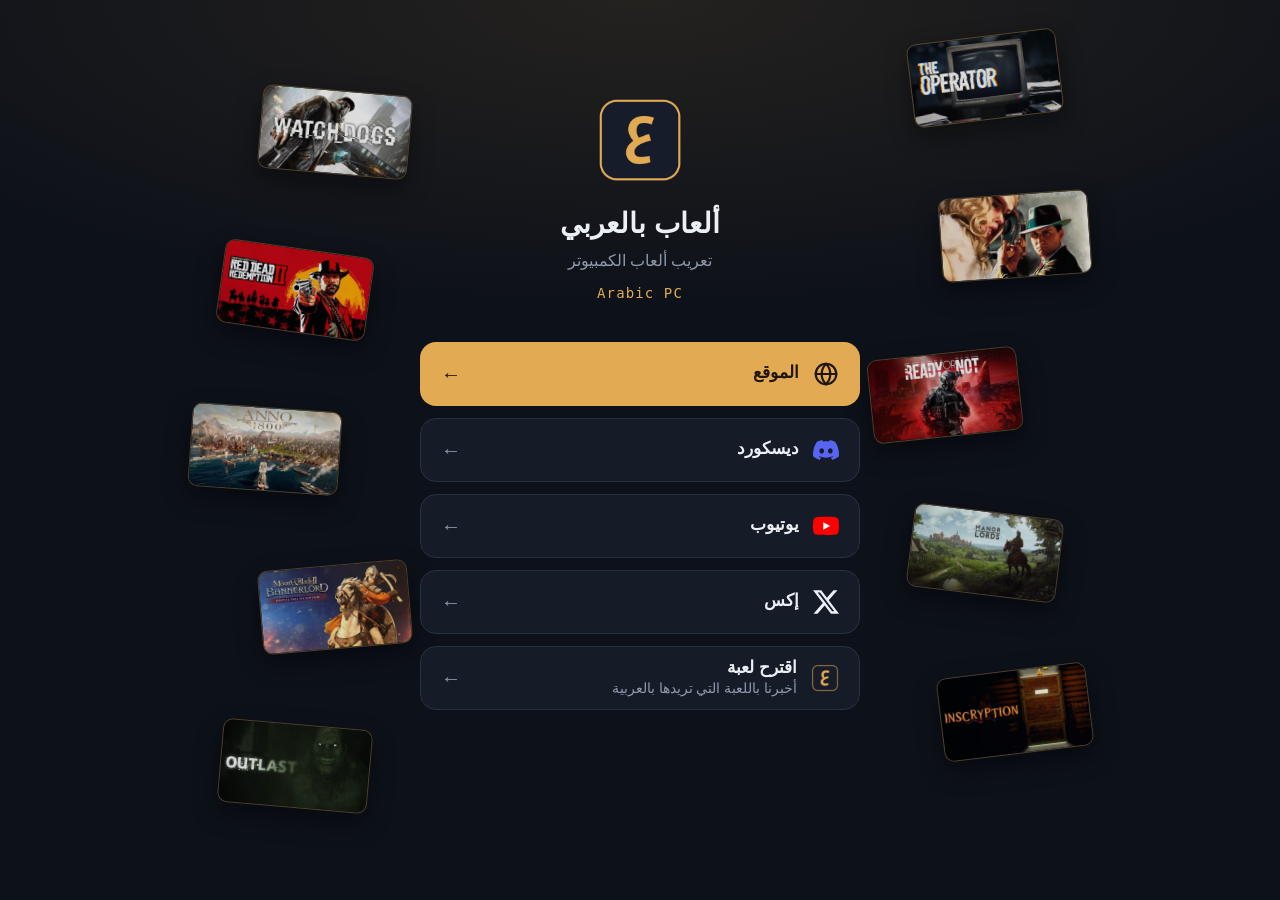
<file: links.html>
<!doctype html>
<html lang="ar" dir="rtl">
<head>
<meta charset="utf-8">
<meta http-equiv="Content-Security-Policy" content="default-src 'none'; script-src 'sha256-Id8Sa9lHvQpv70yLuLrgS8saQPOXiOdCwPLp7Yqlmew=' https://gc.zgo.at/count.v5.js; style-src 'sha256-vg8CDGFQcjEXaJ3xhzYkNF5qpDWThrcL1IwlNQFBGlQ=' https://fonts.googleapis.com; font-src https://fonts.gstatic.com; img-src 'self' https://arabic-pc.goatcounter.com; connect-src https://arabic-pc.goatcounter.com; base-uri 'none'; form-action 'none'">
<meta name="viewport" content="width=device-width, initial-scale=1, viewport-fit=cover">
<meta name="description" content="حسابات ألعاب بالعربي: الموقع وديسكورد ويوتيوب وإكس.">
<link rel="icon" type="image/png" href="img/icon.png">
<meta property="og:title" content="ألعاب بالعربي | روابطنا">
<meta property="og:description" content="حسابات ألعاب بالعربي: الموقع وديسكورد ويوتيوب وإكس.">
<link rel="canonical" href="https://arabic-pc.github.io/links.html">
<meta property="og:type" content="website">
<meta property="og:url" content="https://arabic-pc.github.io/links.html">
<meta property="og:image" content="https://arabic-pc.github.io/img/icon.png">
<meta name="twitter:card" content="summary">
<meta name="theme-color" content="#0D1119">
<meta name="google-site-verification" content="0khRUPTyk-3FLgudLrnjnzi9njk2wVIBT3IxozMUFL8">
<meta property="og:site_name" content="ألعاب بالعربي">
<title>ألعاب بالعربي | روابطنا</title>
<link rel="preconnect" href="https://fonts.googleapis.com"><link rel="preconnect" href="https://fonts.gstatic.com" crossorigin><link rel="stylesheet" href="https://fonts.googleapis.com/css2?family=IBM+Plex+Mono:wght@400;500&family=IBM+Plex+Sans+Arabic:wght@400;500;600;700&family=Noto+Kufi+Arabic:wght@500;600;700&display=swap">
<style>
/* تخطيط: عمود واحد من اليمين لليسار بعرض 1120px، رأس صغير، بطل مقسوم (نص + نافذة البرنامج)، ثم شبكة ألعاب */
:root {
  --bg: #0D1119;
  --surface: #151B27;
  --surface-2: #1C2433;
  --line: #273145;
  --fg: #ECEFF5;
  --muted: #8F99AE;
  --gold: #E2AA52;
  --gold-ink: #1E1606;
  --ok: #46C48C;
  --danger: #E07A62;
  --pause: #F2994A;
  --info: #6C9EF0;
  --scan: rgba(226, 170, 82, .06);

  --f-display: "Noto Kufi Arabic", "IBM Plex Sans Arabic", "Segoe UI", Tahoma, sans-serif;
  --f-body: "IBM Plex Sans Arabic", "Segoe UI", Tahoma, sans-serif;
  --f-mono: "IBM Plex Mono", ui-monospace, Consolas, monospace;

  --r: 14px;
  --wrap: 1120px;
  --t-fast: .15s;
  --ease: cubic-bezier(.16, 1, .3, 1);
  color-scheme: dark;
}
@media (prefers-color-scheme: light) {
  :root:not([data-theme="dark"]) {
    --bg: #F2F4F8; --surface: #FFFFFF; --surface-2: #EAEEF4; --line: #D7DDE7;
    --fg: #131925; --muted: #586377; --gold: #8A5A10; --gold-ink: #FFF9EE;
    --ok: #14734A; --danger: #B23A22; --pause: #9A4E0C; --info: #2F67C7; --scan: rgba(169, 113, 26, .07);
    color-scheme: light;
  }
}
:root[data-theme="light"] {
  --bg: #F2F4F8; --surface: #FFFFFF; --surface-2: #EAEEF4; --line: #D7DDE7;
  --fg: #131925; --muted: #586377; --gold: #8A5A10; --gold-ink: #FFF9EE;
  --ok: #14734A; --danger: #B23A22; --pause: #9A4E0C; --info: #2F67C7; --scan: rgba(169, 113, 26, .07);
  color-scheme: light;
}

* { box-sizing: border-box; }
body { margin: 0; background: var(--bg); color: var(--fg); font-family: var(--f-body); font-size: 16px; line-height: 1.75; }
.page { padding-inline: 20px; padding-block: 0 48px; }
.wrap { max-width: var(--wrap); margin-inline: auto; }
a { color: inherit; }
:focus-visible { outline: 2px solid var(--gold); outline-offset: 3px; border-radius: 6px; }
.ltr { direction: ltr; unicode-bidi: isolate; }
.mono { font-family: var(--f-mono); font-size: .86em; }
h1, h2, h3 { text-wrap: balance; margin: 0; }
p { margin: 0; }

/* الرأس */
.top { display: flex; align-items: center; justify-content: space-between; gap: 16px; padding-block: 22px; }
.brand { display: flex; align-items: center; gap: 12px; text-decoration: none; }
.mark { display: block; flex: none; width: 40px; height: 40px; }   /* شعار الموقع الأصلي img/icon.png */
.brand b { font-family: var(--f-display); font-size: 20px; font-weight: 600; }
.nav { display: flex; gap: 22px; font-size: 15px; color: var(--muted); }
.nav a { display: inline-flex; align-items: center; min-height: 44px; text-decoration: none; transition: color var(--t-fast); }
.nav a:hover { color: var(--fg); }

/* حسابات التواصل */
.soc { display: flex; gap: 8px; }
.soc-btn { width: 44px; height: 44px; border-radius: 11px; border: 1px solid var(--line); background: var(--surface); display: grid; place-items: center; color: var(--fg); text-decoration: none; transition: border-color .15s, color .15s; }
.soc-btn:hover { border-color: var(--gold); }
.ic { display: block; width: 20px; height: 20px; }
.ic-x { color: var(--fg); }
.top { flex-wrap: nowrap; }
.top .brand { margin-inline-end: 16px; }
.top .soc { margin-inline-start: auto; }
.community { display: grid; grid-template-columns: repeat(3, minmax(0, 1fr)); gap: 16px; }
.community .comm { grid-template-columns: auto 1fr; }
.community .comm-go { grid-column: 2; }
.comm { display: grid; grid-template-columns: auto 1fr auto; gap: 16px; align-items: center; padding: 20px 22px; background: var(--surface); border: 1px solid var(--line); border-radius: var(--r); text-decoration: none; transition: border-color .2s, transform .2s; }
@media (hover: hover) {
  .comm:hover { border-color: var(--gold); transform: translateY(-2px); }
}
.comm-ic { width: 52px; height: 52px; border-radius: 14px; background: var(--surface-2); border: 1px solid var(--line); display: grid; place-items: center; color: var(--gold); }
.comm-ic .ic { width: 26px; height: 26px; }
.comm-t { display: grid; gap: 4px; min-width: 0; }
.comm-t b { font-size: 17px; }
.comm-t span { color: var(--muted); font-size: 14px; }
.comm-go { color: var(--gold); font-weight: 600; font-size: 14.5px; white-space: nowrap; }
.foot-soc { display: inline-flex; align-items: center; flex-wrap: wrap; gap: 2px; }
.foot-soc a { display: inline-flex; align-items: center; justify-content: center; min-width: 44px; min-height: 44px; border: 1px solid transparent; border-radius: 11px; color: var(--fg); text-decoration: none; transition: color var(--t-fast), border-color .15s; }
.foot-soc .ic { width: 18px; height: 18px; }
.foot-btns { display: flex; flex: 1 1 330px; gap: 10px; }   /* زرّين متساويين: اقترح لعبة والإبلاغ عن مشكلة */
.foot-soc .foot-rep { flex: 1 1 0; min-width: 160px; padding-inline: 14px; border: 1px solid var(--gold); border-radius: 10px; font-weight: 600; text-align: center; transition: background .15s; }
.foot-soc > a:nth-child(3) { margin-inline-end: 22px; }   /* مسافة بين الأيقونات والزرّين: الأيقونات أبعد شوي لليمين */
@media (max-width: 520px) {
  .foot-soc > a:first-child { margin-inline-start: -13px; }   /* الأيقونة الأولى تحاذي حافة النص من اليمين */
  .foot-soc { display: flex; width: 100%; }
  .foot-soc .foot-rep { min-width: 0; padding-inline: 8px; }
}
.foot-soc .foot-rep:hover { background: var(--surface-2); }
.foot-soc a:hover { color: var(--gold); }
.foot-soc a:not(.foot-rep):hover { border-color: var(--gold); color: var(--fg); }
.dl-note a { color: var(--gold); }

/* الأزرار */
.btn { display: inline-flex; align-items: center; justify-content: center; gap: 10px; min-height: 50px; padding-inline: 26px;
  border-radius: 12px; font: 600 16px/1 var(--f-body); text-decoration: none; border: 1px solid var(--line);
  background: var(--surface-2); color: var(--fg); cursor: pointer; transition: background var(--t-fast), filter var(--t-fast), transform var(--t-fast); }
.btn:hover { background: var(--line); }
.btn.gold { background: var(--gold); color: var(--gold-ink); border-color: transparent; }
.btn.gold:hover { filter: brightness(1.08); }
.btn:active { transform: translateY(1px); }

/* شارات */
.chips { display: flex; flex-wrap: wrap; gap: 8px; }
.chip { display: inline-flex; align-items: center; justify-content: center; gap: 6px; min-width: 64px; height: 30px; font-size: 13px; line-height: 1; padding: 0 14px; border-radius: 999px; border: 1px solid var(--line); background: var(--surface-2); color: var(--muted); white-space: nowrap; }
.chip.pc { color: var(--fg); font-weight: 700; letter-spacing: .06em; direction: ltr; }
.chip.on { color: var(--ok); }
.chip.upcoming { color: var(--gold); }
.chip.upcoming::before { content: ""; width: 7px; height: 7px; border-radius: 50%; background: var(--gold); }
.game.upcoming:hover { border-color: var(--line); transform: none; }
.game-when { color: var(--gold); font-weight: 600; font-size: 14.5px; }
.chip.on::before { content: ""; width: 7px; height: 7px; border-radius: 50%; background: var(--ok); }

/* الأقسام */
section { padding-block: 56px 8px; }
.eyebrow { font-size: 13px; letter-spacing: .04em; color: var(--gold); font-weight: 600; }
.sec-head { display: flex; align-items: end; justify-content: space-between; gap: 16px; flex-wrap: wrap; margin-block-end: 24px; }
.sec-head h2 { font-family: var(--f-display); font-size: clamp(26px, 4vw, 34px); font-weight: 600; line-height: 1.3; }
.lead { color: var(--muted); max-width: 62ch; }

/* نافذة البرنامج المصغّرة */
.app { background: var(--surface); border: 1px solid var(--line); border-radius: 16px; padding: 18px; display: grid; gap: 12px;
  box-shadow: 0 30px 60px -30px rgba(0,0,0,.55); max-width: 100%; }
.app-top { display: flex; justify-content: space-between; align-items: start; }
.app-brand { font-size: 12px; color: var(--gold); font-weight: 600; }
.app-title { font-size: 20px; font-weight: 700; }
.app-dots { display: flex; flex: none; gap: 10px; color: var(--muted); font-size: 14px; white-space: nowrap; }
.app-card { background: var(--surface-2); border: 1px solid var(--line); border-radius: 12px; padding: 12px 14px; min-width: 0; }
.app-label { font-size: 11px; color: var(--muted); }
.app-path { font-family: var(--f-mono); font-size: 12px; direction: ltr; text-align: right; overflow: hidden; text-overflow: ellipsis; white-space: nowrap; }
.app-status { display: flex; align-items: center; gap: 10px; font-weight: 700; font-size: 15px; }
.dot { width: 14px; height: 14px; border-radius: 50%; background: var(--info); box-shadow: 0 0 0 5px color-mix(in srgb, var(--info) 22%, transparent); flex: none; transition: background .18s, box-shadow .18s; }
/* الجملتان في نفس المكان عشان طول النافذة ما يتغير */
.app-msg { display: grid; font-size: 12.5px; color: var(--muted); margin-block-start: 4px; }
.app .app-msg span, .app.running .app-msg span { display: block; grid-area: 1 / 1; transition: opacity .2s; }
.app .app-msg .s0, .app .app-msg .s1, .app.running .app-msg .s2, .app.ready .app-msg .s2 { opacity: 0; }
.app.running .app-msg .s1, .app.ready .app-msg .s0 { opacity: 1; }
.bar { height: 7px; border-radius: 99px; background: var(--line); overflow: hidden; margin-block-start: 12px; display: flex; justify-content: flex-start; }
.bar i { display: block; height: 100%; width: 100%; background: var(--gold); border-radius: 99px; }
.bar-meta { display: flex; justify-content: space-between; font-size: 11.5px; color: var(--muted); margin-block-start: 6px; }
.bar-meta b { color: var(--fg); font-family: var(--f-mono); font-weight: 500; }
.app-btns { display: grid; grid-template-columns: 1.6fr 1fr 1.1fr; gap: 8px; }
.app-btns > span { border-radius: 10px; text-align: center; padding-block: 10px; font-size: 13px; font-weight: 600; background: var(--surface-2); border: 1px solid var(--line); }
.app-btns > .off { color: var(--muted); transition: background .2s, color .2s, border-color .2s, transform .12s, filter .12s; }
.app.ready .app-btns > .go { background: var(--gold); color: var(--gold-ink); border-color: transparent; }
.app.press .app-btns > .go { transform: scale(.95); filter: brightness(.9); }
.app-foot { display: flex; justify-content: space-between; font-size: 11px; color: var(--muted); border-top: 1px solid var(--line); padding-top: 10px; }

/* حالة نافذة البرنامج: تبدأ "جارٍ التركيب" ثم تتحول للنجاح (يتحكم بها سكربت صغير؛ بدون سكربت تظهر حالة النجاح) */
.app .s0, .app .s1 { display: none; }
.app.ready .s0 { display: block; }
.app.ready .s2 { display: none; }
.app.ready .bar, .app.ready .bar-meta { visibility: hidden; }
#mockName, #mockPath, #mockVer { transition: opacity .2s ease; }
.app.swap #mockName, .app.swap #mockPath, .app.swap #mockVer { opacity: 0; }
.app.running .s1 { display: block; }
.app.running .s2 { display: none; }
.app:not(.running):not(.ready) .dot { background: var(--ok); box-shadow: 0 0 0 5px color-mix(in srgb, var(--ok) 22%, transparent); }

/* البطل */
.hero { display: grid; grid-template-columns: 1.15fr 1fr; gap: 48px; align-items: center; padding-block: 40px 24px; }
.hero > * { min-width: 0; }
.hero h1 { font-family: var(--f-display); font-weight: 700; font-size: clamp(42px, 7vw, 72px); line-height: 1.35; margin-block: 10px 18px; }
.hero h1 em { font-style: normal; color: var(--gold); }
.hero .lead { font-size: 18px; }
.hero-cta { display: flex; flex-wrap: wrap; gap: 12px; margin-block: 28px 18px; }
.hero-note { font-size: 13.5px; color: var(--muted); display: flex; gap: 8px; align-items: center; }
.hero-note::before { content: ""; width: 8px; height: 8px; border-radius: 50%; background: var(--ok); flex: none; }

/* بطاقات الألعاب */
.games { display: grid; grid-template-columns: repeat(auto-fill, minmax(min(300px, 100%), 1fr)); gap: 20px; }
.game { display: grid; grid-template-rows: auto 1fr; text-decoration: none; background: var(--surface); border: 1px solid var(--line); border-radius: var(--r); overflow: hidden; transition: border-color .2s, transform .2s; }
@media (hover: hover) {
  .game:hover { border-color: var(--gold); transform: translateY(-2px); }
}
.art { position: relative; aspect-ratio: 16 / 9; max-width: 100%; padding: 16px 18px; display: flex; flex-direction: column; justify-content: space-between; overflow: hidden;
  background: repeating-linear-gradient(0deg, var(--scan) 0 1px, transparent 1px 4px), linear-gradient(160deg, var(--surface-2), var(--bg)); }
.art .term { font-family: var(--f-mono); font-size: 12px; color: var(--gold); direction: ltr; text-align: left; line-height: 1.6; opacity: .9; }
.art .term span { color: var(--muted); }
.art .name { font-family: var(--f-body); font-weight: 700; font-size: 30px; letter-spacing: .04em; direction: ltr; text-align: left; }
.game-body { padding: 16px 18px 18px; display: grid; grid-template-rows: auto 1fr auto auto; gap: 12px; }
.game-body p { color: var(--muted); font-size: 14.5px; }
.game-go { color: var(--gold); font-weight: 600; font-size: 14.5px; }
.art.shot { background: var(--bg); padding: 0; justify-content: flex-end; }
.art.shot img { position: absolute; inset: 0; width: 100%; height: 100%; object-fit: cover; }
.art.shot::after { content: ""; position: absolute; inset: 0; background: linear-gradient(0deg, rgba(8,11,17,.92) 0%, rgba(8,11,17,.35) 45%, rgba(8,11,17,0) 70%); }
.art.shot.cover { aspect-ratio: 16 / 9; }
.art.shot.cover::after { display: none; }
.game-name { font-size: 19px; font-weight: 700; direction: ltr; text-align: right; }
.art.shot .name { position: relative; z-index: 1; padding: 14px 18px; color: #F2F4F8; }
.plat { display: flex; flex-wrap: wrap; gap: 8px; align-items: center; font-size: 13px; color: var(--muted); border-top: 1px solid var(--line); padding-top: 12px; }
.plat b { font-weight: 600; color: var(--fg); font-size: 13px; padding: 2px 10px; border-radius: 6px; background: var(--surface-2); border: 1px solid var(--line); }
.g-shot { margin: 22px 0 0; border-radius: 14px; overflow: hidden; border: 1px solid var(--line); background: var(--surface); }
.g-shot img { display: block; width: 100%; height: auto; aspect-ratio: 16 / 9; object-fit: cover; }
.g-shot figcaption { font-size: 13px; color: var(--muted); padding: 10px 14px; }
/* معرض اللقطات */
.gallery { display: grid; grid-template-columns: repeat(2, minmax(0, 1fr)); gap: 12px; margin-block-start: 14px; }
.gallery figure:first-child, .gallery figure:last-child:nth-child(even) { grid-column: 1 / -1; }
.gallery figure { margin: 0; border-radius: 12px; overflow: hidden; border: 1px solid var(--line); background: var(--surface); }
.gallery img { display: block; width: 100%; aspect-ratio: 16 / 9; object-fit: cover; transition: transform .3s; }
.gallery .zoom { display: block; width: 100%; padding: 0; border: 0; background: none; cursor: zoom-in; overflow: hidden; }
@media (hover: hover) {
  .gallery .zoom:hover img { transform: scale(1.04); }
}
.gallery .zoom:focus-visible { outline-offset: -3px; }
.lb { position: fixed; inset: 0; z-index: 50; background: rgba(5,7,12,.92); display: flex; flex-direction: column; align-items: center; justify-content: center; gap: 12px; padding: 24px 16px; cursor: zoom-out; }
.lb[hidden] { display: none; }
.lb img { max-width: 100%; max-height: calc(100% - 60px); border-radius: 10px; box-shadow: 0 20px 60px rgba(0,0,0,.5); }
.lb p { color: #C9D0DD; font-size: 14px; }
.lb-x { position: absolute; top: calc(env(safe-area-inset-top, 0px) + 14px); left: 16px; width: 44px; height: 44px; border-radius: 50%; border: 1px solid rgba(255,255,255,.25); background: rgba(255,255,255,.08); color: #fff; font-size: 18px; cursor: pointer; }
.gallery figcaption { font-size: 12.5px; color: var(--muted); padding: 8px 10px; }
@media (max-width: 640px) { .gallery { grid-template-columns: 1fr; } }
/* لعبة واحدة متاحة: البطاقة تمتد أفقياً بدل أن تبقى وحيدة في الصف */
.games:has(> .game:only-child) { grid-template-columns: 1fr; }
.game:only-child { grid-template-columns: minmax(0, 1.1fr) minmax(0, 1fr); }
.game:only-child .art { aspect-ratio: auto; min-height: 230px; }
.game:only-child .game-body { align-content: center; padding: 24px 28px; }
.game:only-child .game-body p { font-size: 15.5px; }

.soon { display: flex; flex-wrap: wrap; gap: 10px; align-items: center; margin-block-start: 22px; color: var(--muted); font-size: 14px; }
.soon b { font-weight: 600; color: var(--fg); }

/* الخطوات */
.steps { display: grid; grid-template-columns: repeat(3, 1fr); gap: 20px; counter-reset: s; list-style: none; padding: 0; margin: 0; }
.steps li { background: var(--surface); border: 1px solid var(--line); border-radius: var(--r); padding: 22px; display: grid; gap: 8px; align-content: start; min-width: 0; }
.steps li::before { counter-increment: s; content: counter(s); font-family: var(--f-display); font-size: 34px; font-weight: 700; color: var(--gold); line-height: 1; }
.steps h3 { font-size: 18px; font-weight: 600; }
.steps p { color: var(--muted); font-size: 14.5px; }

/* الوعود */
.promises { display: grid; grid-template-columns: repeat(2, 1fr); gap: 0; border-top: 1px solid var(--line); }
.promises div { padding: 22px 4px; border-bottom: 1px solid var(--line); display: grid; gap: 6px; padding-inline-end: 28px; min-width: 0; }
.promises h3 { font-size: 17px; font-weight: 600; }
.promises p { color: var(--muted); font-size: 14.5px; }

/* الأسئلة */
.faq { display: grid; gap: 10px; max-width: 820px; }
.faq details { background: var(--surface); border: 1px solid var(--line); border-radius: 12px; padding: 4px 18px; transition: border-color .2s; }
@media (hover: hover) {
  .faq details:hover { border-color: var(--gold); }
}
.faq summary { cursor: pointer; font-weight: 600; padding-block: 14px; list-style: none; display: flex; justify-content: space-between; gap: 12px; }
.faq summary::after { content: "+"; color: var(--gold); font-size: 20px; line-height: 1; }
.faq details[open] summary::after { content: "−"; }
.faq summary::-webkit-details-marker { display: none; }
.faq details p { color: var(--muted); padding-block-end: 16px; font-size: 15px; }
.faq bdi { white-space: nowrap; }
.faq details p a { color: var(--fg); text-underline-offset: 3px; }

/* التذييل */
.foot { margin-block-start: 64px; padding-block: 28px 0; border-top: 1px solid var(--line); display: flex; align-items: center; justify-content: space-between; gap: 16px; flex-wrap: wrap; color: var(--muted); font-size: 13.5px; }
.foot strong { color: var(--fg); font-weight: 600; }

/* صفحة اللعبة */
.crumb { font-size: 14px; color: var(--muted); text-decoration: none; display: inline-flex; align-items: center; gap: 6px; min-height: 44px; transition: color var(--t-fast); }
.crumb:hover { color: var(--fg); }
.g-head { display: grid; grid-template-columns: 1fr 360px; gap: 40px; align-items: start; padding-block: 18px 0; }
.g-head > * { min-width: 0; }
.g-title { font-family: var(--f-body); font-weight: 700; font-size: clamp(44px, 8vw, 76px); letter-spacing: .04em; direction: ltr; text-align: right; line-height: 1.1; }
.g-sub { font-family: var(--f-display); font-size: 22px; color: var(--gold); margin-block: 6px 16px; }
.g-aka { margin-block: -8px 16px; color: var(--muted); font-size: 15px; }
.dl { position: sticky; top: calc(env(safe-area-inset-top, 0px) + 16px); background: var(--surface); border: 1px solid var(--line); border-radius: 16px; padding: 22px; display: grid; gap: 14px; }
.dl .btn { width: 100%; min-height: 58px; font-size: 18px; }
.dl dl { display: grid; grid-template-columns: auto 1fr; gap: 8px 14px; margin: 0; font-size: 14px; }
.dl dt { color: var(--muted); }
.dl dd { margin: 0; text-align: left; font-variant-numeric: tabular-nums; }
.dl-note { font-size: 12.5px; color: var(--muted); border-top: 1px solid var(--line); padding-top: 12px; }
.g-main { display: grid; gap: 8px; }
.g-main section { padding-block: 40px 0; }
.g-main h2 { font-family: var(--f-display); font-size: 26px; font-weight: 600; margin-block-end: 14px; }
.g-main p, .g-main li { color: var(--muted); }
.g-main ul { padding-inline-start: 20px; margin: 0; display: grid; gap: 6px; }

.sample { background: var(--surface); border: 1px solid var(--line); border-radius: 12px; overflow: hidden; margin-block-start: 16px; }
.sample div { padding: 14px 18px; }
.sample .en { direction: ltr; text-align: left; color: var(--muted); font-size: 14.5px; border-bottom: 1px dashed var(--line); }
.sample .ar { font-size: 18px; color: var(--fg); }
.sample .ar b { color: var(--gold); font-weight: 600; }
.sample small { display: block; font-size: 11px; color: var(--muted); letter-spacing: .04em; margin-block-end: 2px; }

.gsteps { list-style: none; counter-reset: s; padding: 0; margin: 0; display: grid; gap: 14px; }
.gsteps > li { display: grid; grid-template-columns: 44px 1fr; gap: 14px; align-items: start; }
.gsteps > li::before { counter-increment: s; content: counter(s); width: 44px; height: 44px; border-radius: 12px; border: 1px solid var(--line); display: grid; place-items: center; font-family: var(--f-display); font-weight: 700; color: var(--gold); font-size: 20px; background: var(--surface); }
.gsteps h3 { font-size: 17px; font-weight: 600; color: var(--fg); margin-block: 8px 2px; }
.gsteps > li > div { min-width: 0; }

/* رسم توضيحي لتحذير ويندوز */
.warn { display: grid; grid-template-columns: 1fr 1fr; gap: 14px; margin-block-start: 14px; }
.ss { background: #0B5CAD; color: #fff; border-radius: 10px; padding: 16px 16px 14px; direction: ltr; text-align: left; font-family: "Segoe UI", Tahoma, sans-serif; display: grid; gap: 8px; align-content: start; min-height: 168px; position: relative; min-width: 0; }
.ss-t { display: block; font-size: 17px; font-weight: 600; line-height: 1.35; }
.ss p { color: #DCEBFA !important; font-size: 12px; line-height: 1.45; }
.ss .more { color: #fff; text-decoration: underline; font-size: 12px; outline: 2px solid #FFD27A; outline-offset: 3px; border-radius: 3px; justify-self: start; }
.ss .row { display: flex; gap: 8px; justify-content: flex-end; margin-top: auto; }
.ss .row span { border: 1px solid #fff; padding: 4px 14px; font-size: 12px; }
.ss .row .hl { outline: 2px solid #FFD27A; outline-offset: 3px; border-radius: 3px; }
.ss-cap { font-size: 13px; color: var(--muted); margin-block-start: 6px; text-align: right; direction: rtl; }

.tech { background: var(--surface); border: 1px solid var(--line); border-radius: 12px; padding: 4px 18px; overflow-x: auto; }
.tech table { width: 100%; border-collapse: collapse; font-size: 14px; }
.tech td { padding: 11px 0; border-bottom: 1px solid var(--line); vertical-align: top; }
.tech tr:last-child td { border-bottom: 0; }
.tech td:first-child { color: var(--muted); padding-inline-end: 18px; white-space: nowrap; }
.tech td:last-child { direction: ltr; text-align: left; font-family: var(--f-mono); font-size: 12.5px; overflow-wrap: anywhere; }
.tl { display: block; }
.tl-ar { font-family: var(--f-body); font-size: 13.5px; }

.preview-note { font-size: 12.5px; color: var(--muted); background: var(--surface-2); border-radius: 8px; padding: 8px 12px; }

/* الوصول للتنزيل: زر أعلى الصفحة وشريط سفلي في الشاشات الصغيرة، وإرسال الرابط للكمبيوتر من الجوال */
#get { scroll-margin-top: 16px; }
p.dl-pc { margin: 0; font-size: 14px; font-weight: 600; color: var(--fg); text-align: center; }
.dl-jump-box, .to-get, .dl-bar { display: none; }
#dlSend { font-family: var(--f-body); }
#dlSend[hidden], .dl-sent[hidden] { display: none; }
.dl-sent { font-size: 13.5px; color: var(--muted); text-align: center; overflow-wrap: anywhere; }
.is-phone #dlBtn { background: var(--surface-2); color: var(--fg); border-color: var(--line); min-height: 50px; font-size: 16px; }

/* شرح تحذير ويندوز */
.warn-why { margin-block-start: 10px; }
.warn-next { margin-block-start: 14px; }
.warn-more { margin-block-start: 12px; background: var(--surface); border: 1px solid var(--line); border-radius: 12px; padding: 4px 14px; }
.warn-more summary { cursor: pointer; font-weight: 600; color: var(--fg); min-height: 48px; padding-block: 10px; line-height: 1.5; list-style: none; display: flex; align-items: center; justify-content: space-between; gap: 12px; }
.warn-more summary::after { content: "+"; color: var(--gold); font-size: 20px; line-height: 1; }
.warn-more[open] summary::after { content: "−"; }
.warn-more summary::-webkit-details-marker { display: none; }
.warn-more p { font-size: 14.5px; padding-block-end: 12px; }
.warn-more a { color: var(--fg); }
.warn-more bdi { white-space: nowrap; }

/* الحركة: انتقال بين الصفحات، وفتح الأسئلة والمكبّر، وإشارة الوصول لصندوق التنزيل */
@media (prefers-reduced-motion: no-preference) {
  @view-transition { navigation: auto; }
  ::view-transition-group(*) { animation-duration: .32s; animation-timing-function: var(--ease); }
  ::view-transition-old(root), ::view-transition-new(root) { animation-duration: .18s; }
  html:has(.hero) { scroll-behavior: smooth; }
  .lb:not([hidden]) { animation: fade-in .18s ease-out; }
  .lb:not([hidden]) img { animation: lb-img .24s var(--ease); }
  #get:target { animation: get-hit .9s ease-out; }
  @supports (interpolate-size: allow-keywords) {
    .faq details, .warn-more { interpolate-size: allow-keywords; }
    .faq details::details-content, .warn-more::details-content { block-size: 0; overflow: clip; transition: block-size .14s ease-in, content-visibility .14s allow-discrete; }
    .faq details[open]::details-content, .warn-more[open]::details-content { block-size: auto; transition: block-size .22s var(--ease), content-visibility .22s allow-discrete; }
  }
}
@media (prefers-reduced-motion: reduce) {
  .game, .comm, .gallery img, .yt img, .btn { transition-property: border-color, background, filter; }
  .comm:hover, .game:hover, .gallery .zoom:hover img, .yt:hover img, .btn:active { transform: none; }
}
@keyframes fade-in { from { opacity: 0; } }
@keyframes lb-img { from { transform: scale(.97); } }
@keyframes get-hit { from { box-shadow: 0 0 0 3px var(--gold); } to { box-shadow: 0 0 0 3px transparent; } }

/* نافذة البلاغ فوق الصفحة، وصفحة البلاغ لما تنعرض داخلها */
html:has(.rep-dlg[open]) { overflow: hidden; }
.rep-dlg { width: min(640px, 100% - 32px); max-width: none; height: min(780px, 100dvh - 48px); max-height: none; padding: 0; border: 1px solid var(--line); border-radius: 18px; background: var(--surface); color: var(--fg); overflow: hidden; }
.rep-dlg[open] { animation: rep-dlg-in .18s ease-out; }
.rep-dlg::backdrop { background: rgba(5, 7, 12, .62); }
.rep-dlg iframe { display: block; width: 100%; height: 100%; border: 0; }
.rep-dlg-x { position: absolute; top: 12px; inset-inline-end: 12px; z-index: 1; width: 44px; height: 44px; border-radius: 50%; border: 1px solid var(--line); background: var(--surface-2); color: var(--fg); font-size: 16px; cursor: pointer; }
.rep-dlg-x:hover { border-color: var(--gold); }
@keyframes rep-dlg-in { from { opacity: 0; transform: translateY(10px); } }
@media (prefers-reduced-motion: reduce) { .rep-dlg[open] { animation: none; } }
@media (max-width: 640px) {
  .rep-dlg { width: 100%; height: 92dvh; margin: auto 0 0; border-width: 1px 0 0; border-radius: 18px 18px 0 0; }
}
.embed body { background: var(--surface); }
.embed .page { padding: 0; }
.embed .top, .embed .crumb, .embed .foot { display: none; }
.embed .rep { max-width: none; padding: 0; }
.embed .rep-card { border: 0; border-radius: 0; padding: 22px 20px 20px; }
.embed .rep-title { padding-inline-end: 52px; font-size: 26px; }

/* رسم توضيحي لقائمة التنزيلات في Chrome وEdge */
.br { background: #292A2D; color: #E8EAED; border-radius: 10px; padding: 14px 16px; direction: ltr; text-align: left; font-family: "Segoe UI", Tahoma, sans-serif; display: grid; gap: 10px; align-content: start; box-shadow: 0 4px 14px rgba(0, 0, 0, .28); }
.br-edge { background: #2B2B2B; }
.br .row { display: flex; gap: 8px; justify-content: flex-end; align-items: center; }
.br .row + .row { margin-top: 2px; }
.br .row span { border: 1px solid #8A8D93; border-radius: 3px; padding: 4px 14px; font-size: 12px; color: #fff; display: inline-flex; align-items: center; min-height: 26px; box-sizing: border-box; }
.br .hl { outline: 2px solid #FFD27A; outline-offset: 3px; border-radius: 3px; }
.br .n { flex: none; width: 18px; height: 18px; margin-inline-start: 8px; border-radius: 50%; background: #FFD27A; color: #1B1B1B; font: 700 11px/18px "Segoe UI", Tahoma, sans-serif; text-align: center; }
.br-item { display: flex; align-items: center; gap: 10px; background: #3B3C40; border-radius: 10px; padding: 10px 10px 10px 12px; min-width: 0; }
.br-edge .br-item { background: #3D3D3D; }
.br-item > svg { flex: none; color: #F2B84B; }
.br-name { flex: 1; min-width: 0; display: grid; gap: 2px; font-size: 13px; }
.br-name b { font-weight: 600; overflow: hidden; text-overflow: ellipsis; white-space: nowrap; }
.br-name i { font-style: normal; font-size: 11.5px; line-height: 1.35; color: #F2C14E; overflow-wrap: anywhere; }
.br-dots { flex: none; display: inline-flex; color: #fff; padding: 2px 6px; }
.br-item .n { margin-inline-start: 2px; }
.br-step { display: grid; gap: 10px; border-top: 1px solid #55575C; padding-top: 12px; }
.br-title { display: block; margin-block: 4px 2px; font-size: 18px; font-weight: 700; color: var(--fg); }
@media (max-width: 400px) {
  .br { padding: 12px; }
  .br-item { padding: 8px; gap: 6px; }
  .br-item > svg { display: none; }
}

@media (max-width: 900px) {
  .hero, .g-head { grid-template-columns: 1fr; gap: 32px; }
  .dl { position: static; }
  .dl-jump-box { display: grid; gap: 8px; margin-block: 16px 6px; }
  .to-get { display: inline-flex; align-items: center; min-height: 44px; color: var(--fg); font-weight: 600; }
  .dl-bar { position: fixed; inset-inline: 0; bottom: 0; z-index: 20; display: flex; align-items: center; justify-content: space-between; gap: 12px; padding: 10px 16px calc(10px + env(safe-area-inset-bottom, 0px)); background: var(--surface); border-top: 1px solid var(--line); box-shadow: 0 -6px 20px rgba(0, 0, 0, .18); transform: translateY(110%); visibility: hidden; transition: transform .14s ease-in, visibility .14s; }
  .dl-bar.show { transform: none; visibility: visible; transition: transform .24s var(--ease); }
  .dl-bar .btn { flex: none; min-height: 46px; padding-inline: 20px; font-size: 15px; }
  .dl-bar-info { min-width: 0; display: grid; font-weight: 600; line-height: 1.35; }
  .dl-bar-info bdi { overflow: hidden; white-space: nowrap; text-overflow: ellipsis; }
  .dl-bar-info span { font-size: 12.5px; font-weight: 400; color: var(--muted); }
}
@media (max-width: 900px) and (prefers-reduced-motion: reduce) {
  .dl-bar, .dl-bar.show { transition: none; }
}
@media (max-width: 640px) {
  .app-title { min-height: 3.5em; line-height: 1.75; }
}
@media (max-width: 900px) {
  html { scroll-padding-bottom: 90px; }
}
@media (max-width: 480px) {
  .tech tr { display: block; padding-block: 11px; border-bottom: 1px solid var(--line); }
  .tech tr:last-child { border-bottom: 0; }
  .tech td { display: block; padding: 0; border-bottom: 0; }
  .tech td:first-child { white-space: normal; padding-inline-end: 0; margin-block-end: 2px; }
  .tech td:last-child { text-align: right; }
}
@media (max-width: 400px) {
  .brand { gap: 8px; }
  .brand b { font-size: 18px; }
  .soc { gap: 4px; }
  .top .brand { margin-inline-end: 0; }
}
@media (max-width: 360px) {
  .top { column-gap: 8px; }
  .brand { gap: 6px; }
  .brand b { font-size: 16px; }
  .mark { width: 36px; height: 36px; }
  .soc { gap: 2px; }
}
@media (max-width: 900px) {
  .steps { grid-template-columns: 1fr; }
  .community { grid-template-columns: 1fr; }
}
@media (max-width: 640px) {
  .community { grid-template-columns: 1fr; }
  .comm { grid-template-columns: auto 1fr; }
  .comm-go { display: none; }
  .game:only-child { grid-template-columns: 1fr; }
  .game:only-child .art { min-height: 0; aspect-ratio: 16 / 8; }
  .top { flex-wrap: wrap; row-gap: 4px; padding-block: 14px 6px; }
  .top .nav { order: 3; width: 100%; justify-content: space-between; gap: 12px; border-top: 1px solid var(--line); }
  .crumb { display: none; }
  .promises { grid-template-columns: 1fr; }
  .warn { grid-template-columns: 1fr; }
  .page { padding-inline: 16px; }
}

/* فيديو طريقة التركيب: صورة أولاً، ويُحمَّل يوتيوب عند الضغط فقط */
.yt-wrap { margin-block: 6px 22px; }
.yt, .yt-frame { display:block; position:relative; width:100%; max-width:760px; aspect-ratio:16/9; border-radius:14px; overflow:hidden; border:1px solid var(--line); background:#000; padding:0; cursor:pointer; }
.yt img { width:100%; height:100%; object-fit:cover; display:block; transition:transform .3s ease, filter .3s ease; }
@media (hover: hover) {
  .yt:hover img { transform:scale(1.02); filter:brightness(.85); }
}
.yt-play { position:absolute; top:50%; left:24%; transform:translate(-50%,-50%); width:76px; height:54px; border-radius:14px; background:#E62117; box-shadow:0 6px 24px rgba(0,0,0,.45); }
.yt-play::after { content:""; position:absolute; inset:0; margin:auto; width:0; height:0; border-style:solid; border-width:12px 0 12px 20px; border-color:transparent transparent transparent #fff; transform:translateX(3px); }
.yt:focus-visible { outline:2px solid var(--gold); outline-offset:3px; }
.yt-cap { margin-block-start:10px; color:var(--muted); font-size:14px; }
.yt-mini { display:flex; align-items:center; gap:14px; max-width:760px; margin-block-start:12px; padding:8px; border:1px solid var(--line); border-radius:12px; background:var(--surface); color:var(--fg); text-decoration:none; transition:border-color .2s ease; }
.yt-mini:hover { border-color:var(--gold); }
.yt-mini:focus-visible { outline:2px solid var(--gold); outline-offset:3px; }
.yt-mini-img { position:relative; flex:none; width:150px; aspect-ratio:16/9; border-radius:8px; overflow:hidden; background:#000; }
.yt-mini-img img { width:100%; height:100%; object-fit:cover; display:block; }
.yt-mini .yt-play { left:50%; width:38px; height:27px; border-radius:8px; }
.yt-mini .yt-play::after { border-width:6px 0 6px 11px; transform:translateX(2px); }
.yt-mini-txt { display:flex; flex-direction:column; gap:3px; min-width:0; }
.yt-mini-txt i { font-style:normal; font-size:12px; font-weight:700; color:var(--gold-ink); background:var(--gold); border-radius:999px; padding:1px 10px; align-self:flex-start; }
.yt-mini[data-show="b"] .yt-mini-txt i { display:none; }
.yt-mini-txt b { font-size:16px; }
.yt-mini-txt small { color:var(--muted); font-size:13px; }

@media (max-width:600px){ .yt-play { width:56px; height:40px; border-radius:11px; } .yt-play::after { border-width:9px 0 9px 15px; } }
#how .yt-wrap { margin: 0; }
#how .yt { max-width: none; }
.how-grid { display: grid; grid-template-columns: minmax(0, 1.5fr) minmax(0, 1fr); gap: 24px; align-items: start; }
.how-grid .steps { grid-template-columns: 1fr; gap: 10px; }
.how-grid .steps li { grid-template-columns: auto 1fr; column-gap: 14px; row-gap: 2px; padding: 14px 16px; }
.how-grid .steps li::before { grid-row: span 2; font-size: 26px; }
.how-grid .steps h3 { font-size: 16.5px; }
@media (max-width: 900px) {
  .how-grid { grid-template-columns: 1fr; }
}

/* تنبيه مهم في صفحة اللعبة */
.alert { margin-block: 18px; padding: 14px 16px; border-radius: var(--r); border: 1px solid #C2563F; background: rgba(194, 86, 63, .1); }
.alert b { display: block; margin-block-end: 4px; color: var(--danger); }
.alert p { margin: 0; }
.credit { padding: 14px 16px; border-radius: var(--r); background: var(--surface); border: 1px solid var(--line); }
.game.upcoming .art.shot img { object-position: center top; }
.names-note { margin-block-start: 14px; }
.mock-slot { max-width: 460px; margin-block-start: 14px; }

/* زر «الإبلاغ عن مشكلة» في آخر صندوق التنزيل: ثانوي بإطار رفيع، أخف من زر التنزيل */
.btn-report { display: flex; align-items: center; justify-content: center; gap: 10px; min-height: 50px; margin-block-start: 4px; border-radius: 12px; border: 1px solid var(--line); color: var(--fg); font-size: 16px; font-weight: 600; text-decoration: none; transition: border-color .15s, background .15s; }
.btn-report svg { color: var(--gold); flex: none; }
.btn-report:hover { border-color: var(--gold); background: var(--scan); }
.btn-report + .btn-report { margin-block-start: -4px; }   /* زرّين تحت بعض: المسافة بينهم 10 بكسل */

/* صفحة الإبلاغ عن مشكلة */
.rep { max-width: 720px; margin-inline: auto; padding-block: 18px 0; }
.rep [hidden] { display: none !important; }
.rep-card { background: var(--surface); border: 1px solid var(--line); border-radius: 18px; padding: 36px 36px 30px; }
.rep-form { display: grid; gap: 26px; }
.rep-title { font-family: var(--f-display); font-weight: 700; font-size: clamp(28px, 5vw, 36px); line-height: 1.4; }
.rep-sub { color: var(--muted); margin-block-start: -16px; }
.fld { display: grid; gap: 10px; min-width: 0; }
.fld > span { font-weight: 700; font-size: 17px; }
.req { color: var(--gold); }
.fld input, .fld select, .fld textarea { width: 100%; font: 400 16.5px/1.6 var(--f-body); color: var(--fg); background: var(--surface-2); border: 1px solid var(--line); border-radius: 12px; padding: 14px 18px; transition: border-color .15s; }
.fld select { min-height: 58px; cursor: pointer; appearance: none; padding-inline-end: 42px; }
.fld:has(select) { position: relative; }
.fld:has(select)::after { content: ""; position: absolute; inset-inline-end: 20px; bottom: 25px; width: 9px; height: 9px; border: solid var(--muted); border-width: 0 2px 2px 0; transform: rotate(45deg); pointer-events: none; }
.fld textarea { resize: vertical; min-height: 130px; }
.fld input:focus, .fld select:focus, .fld textarea:focus { outline: 2px solid var(--gold); outline-offset: 1px; border-color: var(--gold); }
.fld input::placeholder, .fld textarea::placeholder { color: var(--muted); opacity: 1; }
.fld-hint { font-size: 13px; color: var(--muted); margin-block-start: -2px; }
.hp { position: absolute; inset-inline-start: -10000px; width: 1px; height: 1px; overflow: hidden; }
.cf-turnstile { min-height: 65px; }
.rep-send { width: 100%; min-height: 62px; font-size: 19px; font-weight: 700; }
.rep-send[disabled] { opacity: .6; cursor: wait; }
.rep-msg { color: var(--danger); font-weight: 500; margin-block-end: -10px; }
.rep-msg:empty { display: none; }
.rep-alt { color: var(--muted); font-size: 14.5px; }
.rep-alt a { color: var(--gold); text-decoration: none; }
.rep-alt a:hover { text-decoration: underline; }
.rep-done { max-width: 560px; margin-inline: auto; display: grid; justify-items: center; gap: 14px; text-align: center; padding-block: 52px 46px; }
.rep-done:focus { outline: none; }
.rep-ok { width: 88px; height: 88px; border-radius: 50%; display: grid; place-items: center; color: var(--ok); background: rgba(70, 196, 140, .14); margin-block-end: 8px; }
.rep-done h2 { font-family: var(--f-display); font-size: clamp(24px, 4.5vw, 32px); font-weight: 700; }
.rep-done p { color: var(--muted); margin-block-end: 12px; }
.rep-back { min-width: 240px; background: transparent; }
.rep-id { display: grid; justify-items: center; gap: 4px; width: 100%; max-width: 380px; padding: 16px 18px; margin-block-end: 14px; border: 1px dashed var(--line); border-radius: 12px; background: var(--surface-2); }
.rep-id span { color: var(--muted); font-size: 14px; }
.rep-id b { font-family: var(--f-mono); font-size: 26px; font-weight: 500; letter-spacing: .14em; color: var(--gold); user-select: all; }
.rep-id small { color: var(--muted); font-size: 13px; line-height: 1.6; }
@media (max-width: 640px) {
  .rep-card { padding: 26px 18px 22px; }
}

/* صفحة الروابط (links.html): عمود واحد للجوال، وتبقى كحلية غامقة حتى لو الجهاز على الوضع الفاتح */
@media (prefers-color-scheme: light) {
  :root:not([data-theme="dark"]) {
    --bg: #0D1119; --surface: #151B27; --surface-2: #1C2433; --line: #273145;
    --fg: #ECEFF5; --muted: #8F99AE; --gold: #E2AA52; --gold-ink: #1E1606;
    color-scheme: dark;
  }
}
.lk { min-height: 100dvh; display: flex; justify-content: center; padding: max(56px, env(safe-area-inset-top)) 16px max(40px, env(safe-area-inset-bottom));
  background: radial-gradient(110% 55% at 50% 0%, rgba(226, 170, 82, .11), transparent 62%), var(--bg); }
.lk { position: relative; overflow: hidden; }
.lk-in { position: relative; z-index: 1; width: 100%; max-width: 440px; display: flex; flex-direction: column; align-items: center; text-align: center; }
.lk-logo { display: block; width: 88px; height: 88px; }
.lk h1 { margin-top: 20px; font-family: var(--f-display); font-size: 28px; font-weight: 700; line-height: 1.4; }
.lk-sub { margin-top: 4px; color: var(--muted); font-size: 16px; }
.lk-alias { margin-top: 6px; color: var(--gold); font-family: var(--f-mono); font-size: 14px; font-weight: 500; letter-spacing: .08em; }
.lk-list { list-style: none; margin: 36px 0 0; padding: 0; width: 100%; display: grid; gap: 12px; }
.lk-a { display: flex; align-items: center; gap: 14px; min-height: 64px; padding: 10px 20px; text-align: start;
  background: var(--surface); border: 1px solid var(--line); border-radius: 16px; color: var(--fg); text-decoration: none;
  font-size: 17px; font-weight: 600; -webkit-tap-highlight-color: transparent; touch-action: manipulation;
  transition: transform .18s var(--ease), background .15s, border-color .15s; }
.lk-a .ic { width: 26px; height: 26px; flex: none; }
.lk-t { flex: 1; display: flex; flex-direction: column; line-height: 1.35; }
.lk-t small { color: var(--muted); font-size: 13.5px; font-weight: 400; }
.lk-a .lk-mark { width: 28px; height: 28px; }
.lk-go { color: var(--muted); font-size: 20px; line-height: 1; transition: transform .18s var(--ease), color .15s; }
.lk-a.main { background: var(--gold); border-color: transparent; color: var(--gold-ink); }
.lk-a.main .lk-go { color: var(--gold-ink); }
.lk-a:active { transform: scale(.97); background: var(--surface-2); }
.lk-a.main:active { background: var(--gold); filter: brightness(.94); }
@media (hover: hover) {
  .lk-a:hover { border-color: var(--gold); }
  .lk-a.main:hover { filter: brightness(1.08); }
  .lk-a:hover .lk-go { color: var(--gold); transform: translateX(-4px); }
  .lk-a.main:hover .lk-go { color: var(--gold-ink); }
}
@media (prefers-reduced-motion: reduce) {
  .lk-a, .lk-go { transition: background .15s, border-color .15s, color .15s; }
  .lk-a:active, .lk-a:hover .lk-go { transform: none; }
}
@media (min-width: 700px) { .lk { padding-top: 96px; } }

/* صور الألعاب المعرّبة: في الجوال شبكة 4 × 2 تحت الأزرار، وفي الكمبيوتر طايرة على الجانبين */
.lk { flex-direction: column; align-items: center; justify-content: flex-start; }
.lk-fly { order: 2; position: relative; z-index: 1; width: 100%; max-width: 440px; margin-top: 32px; pointer-events: none;
  display: grid; grid-template-columns: repeat(4, minmax(0, 1fr)); gap: 10px; }
.lk-fly img { display: block; width: 100%; aspect-ratio: 16 / 9; object-fit: cover; border-radius: 8px;
  border: 1px solid rgba(226, 170, 82, .35); box-shadow: 0 8px 18px rgba(0, 0, 0, .4);
  animation: lk-float 6s ease-in-out infinite alternate; --float: 4px; }
@keyframes lk-float { from { translate: 0 calc(var(--float) * -1); } to { translate: 0 var(--float); } }
@media (min-width: 700px) {
  .lk { flex-direction: row; align-items: stretch; justify-content: center; }
  .lk-fly { position: absolute; inset: 0; z-index: 0; max-width: none; margin: 0; display: block;
    --fly-x0: max(16px, calc(50% - 420px)); --fly-x1: max(40px, calc(50% - 380px)); --fly-x2: max(8px, calc(50% - 450px)); }
  .lk-fly img { position: absolute; width: 150px; border-radius: 10px; box-shadow: 0 10px 24px rgba(0, 0, 0, .45); opacity: .85; --float: 9px; animation-duration: 7s; }
}
@media (prefers-reduced-motion: reduce) { .lk-fly img { animation: none; } }

.lk-fly img:nth-child(1) { animation-delay: -0.0s; }
.lk-fly img:nth-child(2) { animation-delay: -1.3s; }
.lk-fly img:nth-child(3) { animation-delay: -2.6s; }
.lk-fly img:nth-child(4) { animation-delay: -3.9s; }
.lk-fly img:nth-child(5) { animation-delay: -5.2s; }
.lk-fly img:nth-child(6) { animation-delay: -6.5s; }
.lk-fly img:nth-child(7) { animation-delay: -7.8s; }
.lk-fly img:nth-child(8) { animation-delay: -9.1s; }
.lk-fly img:nth-child(9) { animation-delay: -10.4s; }
.lk-fly img:nth-child(10) { animation-delay: -11.7s; }
@media (min-width: 700px) {
  .lk-fly img:nth-child(1) { top: 4.0%; right: var(--fly-x0); rotate: -7deg; }
  .lk-fly img:nth-child(2) { top: 10.0%; left: var(--fly-x1); rotate: 5deg; }
  .lk-fly img:nth-child(3) { top: 21.6%; right: var(--fly-x2); rotate: -4deg; }
  .lk-fly img:nth-child(4) { top: 27.6%; left: var(--fly-x0); rotate: 8deg; }
  .lk-fly img:nth-child(5) { top: 39.2%; right: var(--fly-x1); rotate: -6deg; }
  .lk-fly img:nth-child(6) { top: 45.2%; left: var(--fly-x2); rotate: 4deg; }
  .lk-fly img:nth-child(7) { top: 56.8%; right: var(--fly-x0); rotate: 7deg; }
  .lk-fly img:nth-child(8) { top: 62.8%; left: var(--fly-x1); rotate: -5deg; }
  .lk-fly img:nth-child(9) { top: 74.4%; right: var(--fly-x2); rotate: -7deg; }
  .lk-fly img:nth-child(10) { top: 80.4%; left: var(--fly-x0); rotate: 5deg; }
}

</style>
</head>
<body>
<main class="lk" dir="rtl" lang="ar">
<div class="lk-fly" aria-hidden="true"><img src="img/operator-cover-640.jpg" alt="" decoding="async"><img src="img/watchdogs-cover-640.jpg" alt="" decoding="async"><img src="img/lanoire-cover-640.jpg" alt="" decoding="async"><img src="img/rdr2-cover-640.jpg" alt="" decoding="async"><img src="img/readyornot-cover-640.jpg" alt="" decoding="async"><img src="img/anno-cover-640.jpg" alt="" decoding="async"><img src="img/manorlords-cover-640.jpg" alt="" decoding="async"><img src="img/bannerlord-cover-640.jpg" alt="" decoding="async"><img src="img/inscryption-cover-640.jpg" alt="" decoding="async"><img src="img/outlast-cover-640.jpg" alt="" decoding="async"></div>
<div class="lk-in">
  <img class="lk-logo" src="img/icon.png" alt="" width="88" height="88">
  <h1>ألعاب بالعربي</h1>
  <p class="lk-sub">تعريب ألعاب الكمبيوتر</p>
  <p class="lk-alias" lang="en" dir="ltr">Arabic PC</p>
  <ul class="lk-list">
    <li><a class="lk-a main" href="https://arabic-pc.github.io" data-goatcounter-click="links-site" data-goatcounter-title="روابط: الموقع"><svg class="ic" viewBox="0 0 24 24" aria-hidden="true"><g fill="none" stroke="currentColor" stroke-width="2" stroke-linecap="round" stroke-linejoin="round"><circle cx="12" cy="12" r="9.5"/><path d="M2.5 12h19M12 2.5c2.6 2.7 4 6 4 9.5s-1.4 6.8-4 9.5c-2.6-2.7-4-6-4-9.5s1.4-6.8 4-9.5z"/></g></svg><span class="lk-t"><b>الموقع</b></span><span class="lk-go" aria-hidden="true">←</span></a></li>
    <li><a class="lk-a" href="https://discord.gg/qZZn2CJPyR" data-goatcounter-click="links-discord" data-goatcounter-title="روابط: ديسكورد"><svg class="ic" viewBox="0 0 24 24" aria-hidden="true"><path fill="#5865F2" d="M20.317 4.3698a19.7913 19.7913 0 00-4.8851-1.5152.0741.0741 0 00-.0785.0371c-.211.3753-.4447.8648-.6083 1.2495-1.8447-.2762-3.68-.2762-5.4868 0-.1636-.3933-.4058-.8742-.6177-1.2495a.077.077 0 00-.0785-.037 19.7363 19.7363 0 00-4.8852 1.515.0699.0699 0 00-.0321.0277C.5334 9.0458-.319 13.5799.0992 18.0578a.0824.0824 0 00.0312.0561c2.0528 1.5076 4.0413 2.4228 5.9929 3.0294a.0777.0777 0 00.0842-.0276c.4616-.6304.8731-1.2952 1.226-1.9942a.076.076 0 00-.0416-.1057c-.6528-.2476-1.2743-.5495-1.8722-.8923a.077.077 0 01-.0076-.1277c.1258-.0943.2517-.1923.3718-.2914a.0743.0743 0 01.0776-.0105c3.9278 1.7933 8.18 1.7933 12.0614 0a.0739.0739 0 01.0785.0095c.1202.099.246.1981.3728.2924a.077.077 0 01-.0066.1276 12.2986 12.2986 0 01-1.873.8914.0766.0766 0 00-.0407.1067c.3604.698.7719 1.3628 1.225 1.9932a.076.076 0 00.0842.0286c1.961-.6067 3.9495-1.5219 6.0023-3.0294a.077.077 0 00.0313-.0552c.5004-5.177-.8382-9.6739-3.5485-13.6604a.061.061 0 00-.0312-.0286zM8.02 15.3312c-1.1825 0-2.1569-1.0857-2.1569-2.419 0-1.3332.9555-2.4189 2.157-2.4189 1.2108 0 2.1757 1.0952 2.1568 2.419 0 1.3332-.9555 2.4189-2.1569 2.4189zm7.9748 0c-1.1825 0-2.1569-1.0857-2.1569-2.419 0-1.3332.9554-2.4189 2.1569-2.4189 1.2108 0 2.1757 1.0952 2.1568 2.419 0 1.3332-.946 2.4189-2.1568 2.4189Z"/></svg><span class="lk-t"><b>ديسكورد</b></span><span class="lk-go" aria-hidden="true">←</span></a></li>
    <li><a class="lk-a" href="https://www.youtube.com/channel/UCnYWo-6GKKKt775nzAENU2Q" data-goatcounter-click="links-youtube" data-goatcounter-title="روابط: يوتيوب"><svg class="ic" viewBox="0 0 24 24" aria-hidden="true"><path fill="#F00" d="M23.498 6.186a3.016 3.016 0 0 0-2.122-2.136C19.505 3.545 12 3.545 12 3.545s-7.505 0-9.377.505A3.017 3.017 0 0 0 .502 6.186C0 8.07 0 12 0 12s0 3.93.502 5.814a3.016 3.016 0 0 0 2.122 2.136c1.871.505 9.376.505 9.376.505s7.505 0 9.377-.505a3.015 3.015 0 0 0 2.122-2.136C24 15.93 24 12 24 12s0-3.93-.502-5.814z"/><path fill="#FFF" d="M9.545 15.568V8.432L15.818 12z"/></svg><span class="lk-t"><b>يوتيوب</b></span><span class="lk-go" aria-hidden="true">←</span></a></li>
    <li><a class="lk-a" href="https://x.com/Arabic_PC" data-goatcounter-click="links-x" data-goatcounter-title="روابط: إكس"><svg class="ic ic-x" viewBox="0 0 24 24" aria-hidden="true"><path fill="currentColor" d="M18.901 1.153h3.68l-8.04 9.19L24 22.846h-7.406l-5.8-7.584-6.638 7.584H.474l8.6-9.83L0 1.154h7.594l5.243 6.932ZM17.61 20.644h2.039L6.486 3.24H4.298Z"/></svg><span class="lk-t"><b>إكس</b></span><span class="lk-go" aria-hidden="true">←</span></a></li>
    <li><a class="lk-a" href="suggest.html" data-goatcounter-click="links-mark" data-goatcounter-title="روابط: اقترح لعبة"><img class="ic lk-mark" src="img/icon.png" alt=""><span class="lk-t"><b>اقترح لعبة</b><small dir="auto">أخبرنا باللعبة التي تريدها بالعربية</small></span><span class="lk-go" aria-hidden="true">←</span></a></li>
  </ul>
</div>
</main>

<script>(function(){var b=document.getElementById('dlBtn'),n=document.getElementById('dlNote');if(b&&b.getAttribute('href')==='#download'){b.addEventListener('click',function(e){e.preventDefault();n.hidden=false;});}})();</script><script data-goatcounter="https://arabic-pc.goatcounter.com/count" async src="https://gc.zgo.at/count.v5.js" integrity="sha384-atnOLvQb9t+jTSipvd75X2yginT4PjVbqDdlJAmxMm+wYElFmeR6EmLP5bYeoRVQ" crossorigin="anonymous"></script>
</body>
</html>
</file>
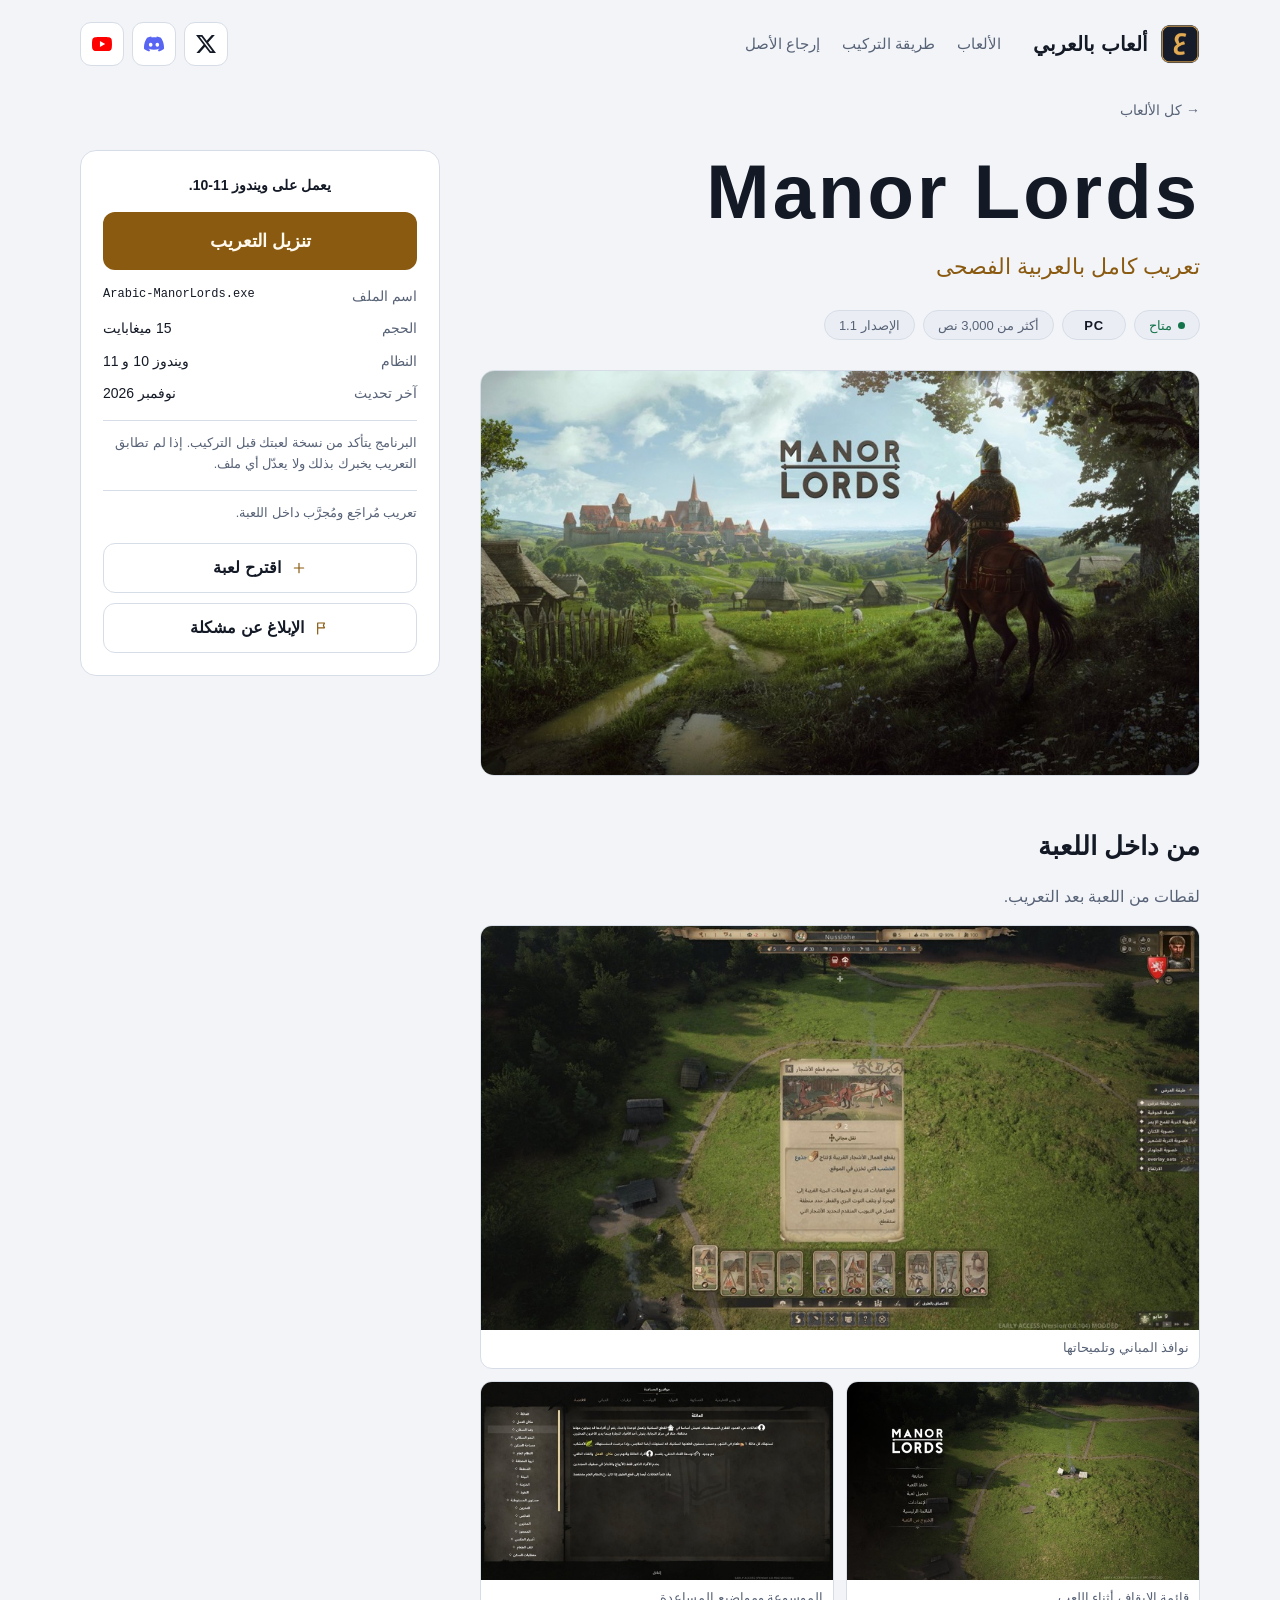
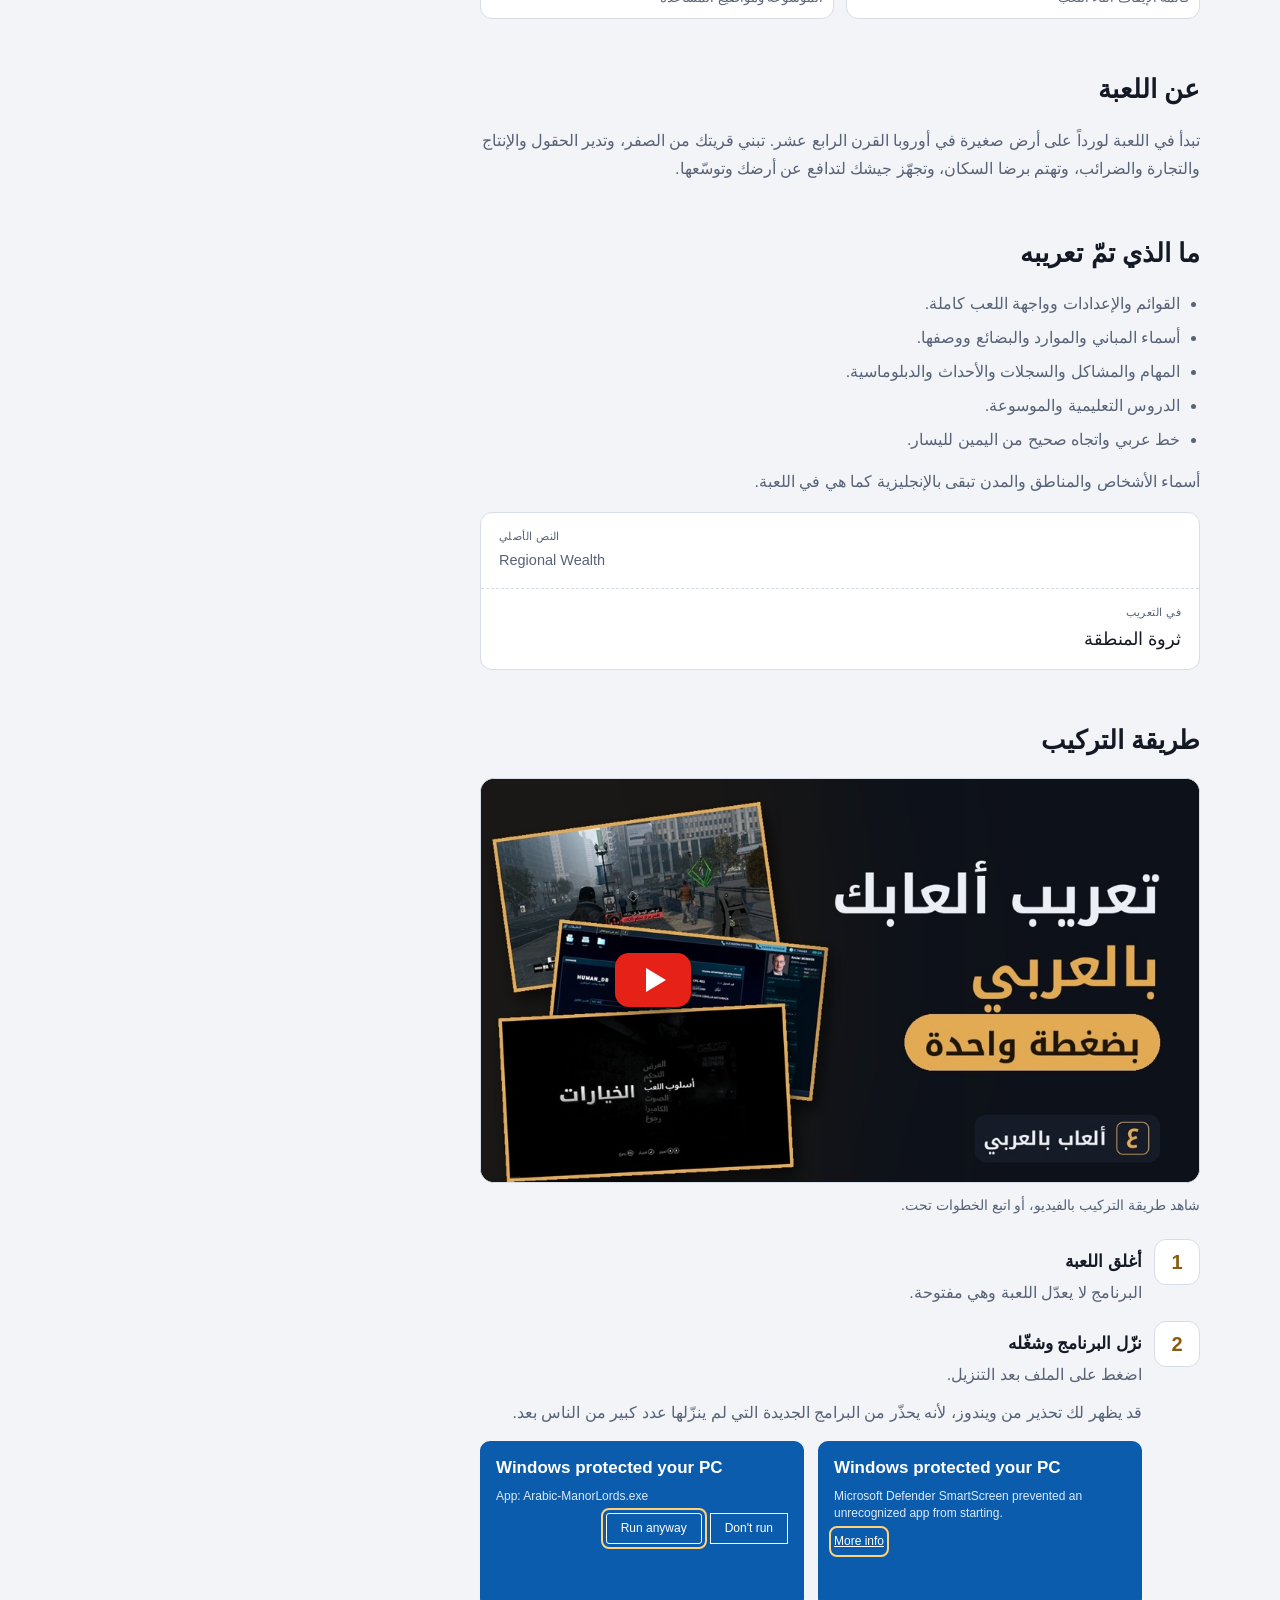
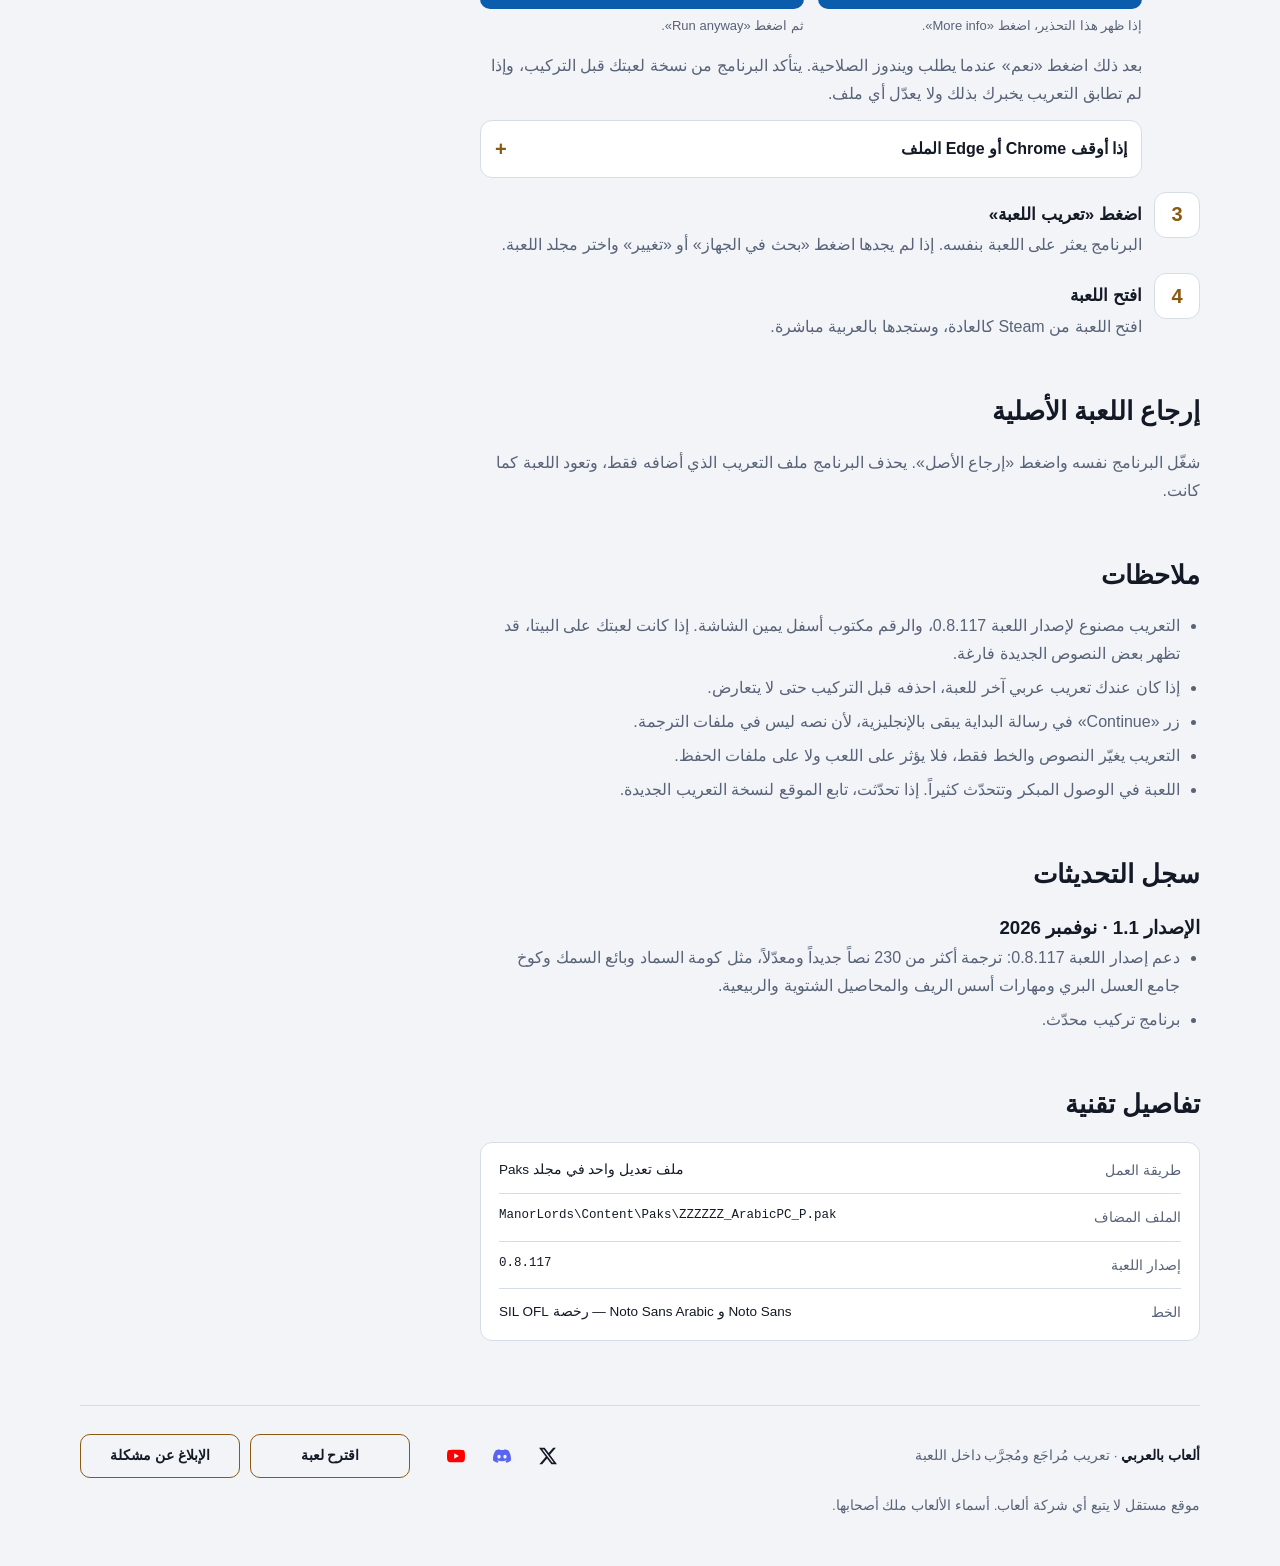
<file: manorlords.html>
<!doctype html>
<html lang="ar" dir="rtl">
<head>
<meta charset="utf-8">
<meta http-equiv="Content-Security-Policy" content="default-src 'none'; script-src 'sha256-Id8Sa9lHvQpv70yLuLrgS8saQPOXiOdCwPLp7Yqlmew=' 'sha256-ewUK3IPYGU3gF46hvFdsm5bOvynYOuCXVG4b3wqlys8=' 'sha256-vcinfW8w1KXhrZvj4CvVC5i6HdQuYbBCxFpEJyH1vP8=' 'sha256-zt1bkCsZpDhOuX6rjFbiNNUeiNlAIwT4OBKmRXil8lE=' 'sha256-D0SnryFHbFcE3lDCmxs45RldMhnp5iyebAxpOahPNMg=' https://gc.zgo.at/count.v5.js; style-src 'sha256-4qOuh0e0D6oSN4iV0J3IHJjiXTv2hM0DFH/HjtPlQ5M=' https://fonts.googleapis.com; font-src https://fonts.gstatic.com; img-src 'self' https://arabic-pc.goatcounter.com; connect-src https://arabic-pc.goatcounter.com; frame-src 'self' https://www.youtube-nocookie.com; base-uri 'none'; form-action 'none'">
<meta name="viewport" content="width=device-width, initial-scale=1, viewport-fit=cover">
<meta name="description" content="تعريب لعبة Manor Lords (مانور لوردز) كامل بالعربية الفصحى: القوائم والإعدادات وواجهة اللعب والمباني والموارد والدروس والموسوعة. يُركَّب ببرنامج صغير بضغطة واحدة ويُزال بضغطة واحدة.">
<link rel="icon" type="image/png" href="img/icon.png">
<meta property="og:title" content="تعريب Manor Lords (مانور لوردز) بالعربية | ألعاب بالعربي">
<meta property="og:description" content="تعريب لعبة Manor Lords (مانور لوردز) كامل بالعربية الفصحى: القوائم والإعدادات وواجهة اللعب والمباني والموارد والدروس والموسوعة. يُركَّب ببرنامج صغير بضغطة واحدة ويُزال بضغطة واحدة.">
<link rel="canonical" href="https://arabic-pc.github.io/manorlords.html">
<meta property="og:type" content="website">
<meta property="og:url" content="https://arabic-pc.github.io/manorlords.html">
<meta property="og:image" content="https://arabic-pc.github.io/img/manorlords-cover.jpg">
<meta name="twitter:card" content="summary_large_image">
<meta name="theme-color" content="#0D1119">
<meta name="google-site-verification" content="0khRUPTyk-3FLgudLrnjnzi9njk2wVIBT3IxozMUFL8">
<meta property="og:site_name" content="ألعاب بالعربي">
<script type="application/ld+json">{"@context": "https://schema.org", "@type": "BreadcrumbList", "itemListElement": [{"@type": "ListItem", "position": 1, "name": "ألعاب بالعربي", "item": "https://arabic-pc.github.io/"}, {"@type": "ListItem", "position": 2, "name": "تعريب Manor Lords", "item": "https://arabic-pc.github.io/manorlords.html"}]}</script>
<title>تعريب Manor Lords (مانور لوردز) بالعربية | ألعاب بالعربي</title>
<link rel="preconnect" href="https://fonts.googleapis.com"><link rel="preconnect" href="https://fonts.gstatic.com" crossorigin><link rel="stylesheet" href="https://fonts.googleapis.com/css2?family=IBM+Plex+Mono:wght@400;500&family=IBM+Plex+Sans+Arabic:wght@400;500;600;700&family=Noto+Kufi+Arabic:wght@500;600;700&display=swap">
<style>
/* تخطيط: عمود واحد من اليمين لليسار بعرض 1120px، رأس صغير، بطل مقسوم (نص + نافذة البرنامج)، ثم شبكة ألعاب */
:root {
  --bg: #0D1119;
  --surface: #151B27;
  --surface-2: #1C2433;
  --line: #273145;
  --fg: #ECEFF5;
  --muted: #8F99AE;
  --gold: #E2AA52;
  --gold-ink: #1E1606;
  --ok: #46C48C;
  --danger: #E07A62;
  --pause: #F2994A;
  --info: #6C9EF0;
  --scan: rgba(226, 170, 82, .06);

  --f-display: "Noto Kufi Arabic", "IBM Plex Sans Arabic", "Segoe UI", Tahoma, sans-serif;
  --f-body: "IBM Plex Sans Arabic", "Segoe UI", Tahoma, sans-serif;
  --f-mono: "IBM Plex Mono", ui-monospace, Consolas, monospace;

  --r: 14px;
  --wrap: 1120px;
  --t-fast: .15s;
  --ease: cubic-bezier(.16, 1, .3, 1);
  color-scheme: dark;
}
@media (prefers-color-scheme: light) {
  :root:not([data-theme="dark"]) {
    --bg: #F2F4F8; --surface: #FFFFFF; --surface-2: #EAEEF4; --line: #D7DDE7;
    --fg: #131925; --muted: #586377; --gold: #8A5A10; --gold-ink: #FFF9EE;
    --ok: #14734A; --danger: #B23A22; --pause: #9A4E0C; --info: #2F67C7; --scan: rgba(169, 113, 26, .07);
    color-scheme: light;
  }
}
:root[data-theme="light"] {
  --bg: #F2F4F8; --surface: #FFFFFF; --surface-2: #EAEEF4; --line: #D7DDE7;
  --fg: #131925; --muted: #586377; --gold: #8A5A10; --gold-ink: #FFF9EE;
  --ok: #14734A; --danger: #B23A22; --pause: #9A4E0C; --info: #2F67C7; --scan: rgba(169, 113, 26, .07);
  color-scheme: light;
}

* { box-sizing: border-box; }
body { margin: 0; background: var(--bg); color: var(--fg); font-family: var(--f-body); font-size: 16px; line-height: 1.75; }
.page { padding-inline: 20px; padding-block: 0 48px; }
.wrap { max-width: var(--wrap); margin-inline: auto; }
a { color: inherit; }
:focus-visible { outline: 2px solid var(--gold); outline-offset: 3px; border-radius: 6px; }
.ltr { direction: ltr; unicode-bidi: isolate; }
.mono { font-family: var(--f-mono); font-size: .86em; }
h1, h2, h3 { text-wrap: balance; margin: 0; }
p { margin: 0; }

/* الرأس */
.top { display: flex; align-items: center; justify-content: space-between; gap: 16px; padding-block: 22px; }
.brand { display: flex; align-items: center; gap: 12px; text-decoration: none; }
.mark { display: block; flex: none; width: 40px; height: 40px; }   /* شعار الموقع الأصلي img/icon.png */
.brand b { font-family: var(--f-display); font-size: 20px; font-weight: 600; }
.nav { display: flex; gap: 22px; font-size: 15px; color: var(--muted); }
.nav a { display: inline-flex; align-items: center; min-height: 44px; text-decoration: none; transition: color var(--t-fast); }
.nav a:hover { color: var(--fg); }

/* حسابات التواصل */
.soc { display: flex; gap: 8px; }
.soc-btn { width: 44px; height: 44px; border-radius: 11px; border: 1px solid var(--line); background: var(--surface); display: grid; place-items: center; color: var(--fg); text-decoration: none; transition: border-color .15s, color .15s; }
.soc-btn:hover { border-color: var(--gold); }
.ic { display: block; width: 20px; height: 20px; }
.ic-x { color: var(--fg); }
.top { flex-wrap: nowrap; }
.top .brand { margin-inline-end: 16px; }
.top .soc { margin-inline-start: auto; }
.community { display: grid; grid-template-columns: repeat(3, minmax(0, 1fr)); gap: 16px; }
.community .comm { grid-template-columns: auto 1fr; }
.community .comm-go { grid-column: 2; }
.comm { display: grid; grid-template-columns: auto 1fr auto; gap: 16px; align-items: center; padding: 20px 22px; background: var(--surface); border: 1px solid var(--line); border-radius: var(--r); text-decoration: none; transition: border-color .2s, transform .2s; }
@media (hover: hover) {
  .comm:hover { border-color: var(--gold); transform: translateY(-2px); }
}
.comm-ic { width: 52px; height: 52px; border-radius: 14px; background: var(--surface-2); border: 1px solid var(--line); display: grid; place-items: center; color: var(--gold); }
.comm-ic .ic { width: 26px; height: 26px; }
.comm-t { display: grid; gap: 4px; min-width: 0; }
.comm-t b { font-size: 17px; }
.comm-t span { color: var(--muted); font-size: 14px; }
.comm-go { color: var(--gold); font-weight: 600; font-size: 14.5px; white-space: nowrap; }
.foot-soc { display: inline-flex; align-items: center; flex-wrap: wrap; gap: 2px; }
.foot-soc a { display: inline-flex; align-items: center; justify-content: center; min-width: 44px; min-height: 44px; border: 1px solid transparent; border-radius: 11px; color: var(--fg); text-decoration: none; transition: color var(--t-fast), border-color .15s; }
.foot-soc .ic { width: 18px; height: 18px; }
.foot-btns { display: flex; flex: 1 1 330px; gap: 10px; }   /* زرّين متساويين: اقترح لعبة والإبلاغ عن مشكلة */
.foot-soc .foot-rep { flex: 1 1 0; min-width: 160px; padding-inline: 14px; border: 1px solid var(--gold); border-radius: 10px; font-weight: 600; text-align: center; transition: background .15s; }
.foot-soc > a:nth-child(3) { margin-inline-end: 22px; }   /* مسافة بين الأيقونات والزرّين: الأيقونات أبعد شوي لليمين */
@media (max-width: 520px) {
  .foot-soc > a:first-child { margin-inline-start: -13px; }   /* الأيقونة الأولى تحاذي حافة النص من اليمين */
  .foot-soc { display: flex; width: 100%; }
  .foot-soc .foot-rep { min-width: 0; padding-inline: 8px; }
}
.foot-soc .foot-rep:hover { background: var(--surface-2); }
.foot-soc a:hover { color: var(--gold); }
.foot-soc a:not(.foot-rep):hover { border-color: var(--gold); color: var(--fg); }
.dl-note a { color: var(--gold); }

/* الأزرار */
.btn { display: inline-flex; align-items: center; justify-content: center; gap: 10px; min-height: 50px; padding-inline: 26px;
  border-radius: 12px; font: 600 16px/1 var(--f-body); text-decoration: none; border: 1px solid var(--line);
  background: var(--surface-2); color: var(--fg); cursor: pointer; transition: background var(--t-fast), filter var(--t-fast), transform var(--t-fast); }
.btn:hover { background: var(--line); }
.btn.gold { background: var(--gold); color: var(--gold-ink); border-color: transparent; }
.btn.gold:hover { filter: brightness(1.08); }
.btn:active { transform: translateY(1px); }

/* شارات */
.chips { display: flex; flex-wrap: wrap; gap: 8px; }
.chip { display: inline-flex; align-items: center; justify-content: center; gap: 6px; min-width: 64px; height: 30px; font-size: 13px; line-height: 1; padding: 0 14px; border-radius: 999px; border: 1px solid var(--line); background: var(--surface-2); color: var(--muted); white-space: nowrap; }
.chip.pc { color: var(--fg); font-weight: 700; letter-spacing: .06em; direction: ltr; }
.chip.on { color: var(--ok); }
.chip.upcoming { color: var(--gold); }
.chip.upcoming::before { content: ""; width: 7px; height: 7px; border-radius: 50%; background: var(--gold); }
.game.upcoming:hover { border-color: var(--line); transform: none; }
.game-when { color: var(--gold); font-weight: 600; font-size: 14.5px; }
.chip.on::before { content: ""; width: 7px; height: 7px; border-radius: 50%; background: var(--ok); }

/* الأقسام */
section { padding-block: 56px 8px; }
.eyebrow { font-size: 13px; letter-spacing: .04em; color: var(--gold); font-weight: 600; }
.sec-head { display: flex; align-items: end; justify-content: space-between; gap: 16px; flex-wrap: wrap; margin-block-end: 24px; }
.sec-head h2 { font-family: var(--f-display); font-size: clamp(26px, 4vw, 34px); font-weight: 600; line-height: 1.3; }
.lead { color: var(--muted); max-width: 62ch; }

/* نافذة البرنامج المصغّرة */
.app { background: var(--surface); border: 1px solid var(--line); border-radius: 16px; padding: 18px; display: grid; gap: 12px;
  box-shadow: 0 30px 60px -30px rgba(0,0,0,.55); max-width: 100%; }
.app-top { display: flex; justify-content: space-between; align-items: start; }
.app-brand { font-size: 12px; color: var(--gold); font-weight: 600; }
.app-title { font-size: 20px; font-weight: 700; }
.app-dots { display: flex; flex: none; gap: 10px; color: var(--muted); font-size: 14px; white-space: nowrap; }
.app-card { background: var(--surface-2); border: 1px solid var(--line); border-radius: 12px; padding: 12px 14px; min-width: 0; }
.app-label { font-size: 11px; color: var(--muted); }
.app-path { font-family: var(--f-mono); font-size: 12px; direction: ltr; text-align: right; overflow: hidden; text-overflow: ellipsis; white-space: nowrap; }
.app-status { display: flex; align-items: center; gap: 10px; font-weight: 700; font-size: 15px; }
.dot { width: 14px; height: 14px; border-radius: 50%; background: var(--info); box-shadow: 0 0 0 5px color-mix(in srgb, var(--info) 22%, transparent); flex: none; transition: background .18s, box-shadow .18s; }
/* الجملتان في نفس المكان عشان طول النافذة ما يتغير */
.app-msg { display: grid; font-size: 12.5px; color: var(--muted); margin-block-start: 4px; }
.app .app-msg span, .app.running .app-msg span { display: block; grid-area: 1 / 1; transition: opacity .2s; }
.app .app-msg .s0, .app .app-msg .s1, .app.running .app-msg .s2, .app.ready .app-msg .s2 { opacity: 0; }
.app.running .app-msg .s1, .app.ready .app-msg .s0 { opacity: 1; }
.bar { height: 7px; border-radius: 99px; background: var(--line); overflow: hidden; margin-block-start: 12px; display: flex; justify-content: flex-start; }
.bar i { display: block; height: 100%; width: 100%; background: var(--gold); border-radius: 99px; }
.bar-meta { display: flex; justify-content: space-between; font-size: 11.5px; color: var(--muted); margin-block-start: 6px; }
.bar-meta b { color: var(--fg); font-family: var(--f-mono); font-weight: 500; }
.app-btns { display: grid; grid-template-columns: 1.6fr 1fr 1.1fr; gap: 8px; }
.app-btns > span { border-radius: 10px; text-align: center; padding-block: 10px; font-size: 13px; font-weight: 600; background: var(--surface-2); border: 1px solid var(--line); }
.app-btns > .off { color: var(--muted); transition: background .2s, color .2s, border-color .2s, transform .12s, filter .12s; }
.app.ready .app-btns > .go { background: var(--gold); color: var(--gold-ink); border-color: transparent; }
.app.press .app-btns > .go { transform: scale(.95); filter: brightness(.9); }
.app-foot { display: flex; justify-content: space-between; font-size: 11px; color: var(--muted); border-top: 1px solid var(--line); padding-top: 10px; }

/* حالة نافذة البرنامج: تبدأ "جارٍ التركيب" ثم تتحول للنجاح (يتحكم بها سكربت صغير؛ بدون سكربت تظهر حالة النجاح) */
.app .s0, .app .s1 { display: none; }
.app.ready .s0 { display: block; }
.app.ready .s2 { display: none; }
.app.ready .bar, .app.ready .bar-meta { visibility: hidden; }
#mockName, #mockPath, #mockVer { transition: opacity .2s ease; }
.app.swap #mockName, .app.swap #mockPath, .app.swap #mockVer { opacity: 0; }
.app.running .s1 { display: block; }
.app.running .s2 { display: none; }
.app:not(.running):not(.ready) .dot { background: var(--ok); box-shadow: 0 0 0 5px color-mix(in srgb, var(--ok) 22%, transparent); }

/* البطل */
.hero { display: grid; grid-template-columns: 1.15fr 1fr; gap: 48px; align-items: center; padding-block: 40px 24px; }
.hero > * { min-width: 0; }
.hero h1 { font-family: var(--f-display); font-weight: 700; font-size: clamp(42px, 7vw, 72px); line-height: 1.35; margin-block: 10px 18px; }
.hero h1 em { font-style: normal; color: var(--gold); }
.hero .lead { font-size: 18px; }
.hero-cta { display: flex; flex-wrap: wrap; gap: 12px; margin-block: 28px 18px; }
.hero-note { font-size: 13.5px; color: var(--muted); display: flex; gap: 8px; align-items: center; }
.hero-note::before { content: ""; width: 8px; height: 8px; border-radius: 50%; background: var(--ok); flex: none; }

/* بطاقات الألعاب */
.games { display: grid; grid-template-columns: repeat(auto-fill, minmax(min(300px, 100%), 1fr)); gap: 20px; }
.game { display: grid; grid-template-rows: auto 1fr; text-decoration: none; background: var(--surface); border: 1px solid var(--line); border-radius: var(--r); overflow: hidden; transition: border-color .2s, transform .2s; }
@media (hover: hover) {
  .game:hover { border-color: var(--gold); transform: translateY(-2px); }
}
.art { position: relative; aspect-ratio: 16 / 9; max-width: 100%; padding: 16px 18px; display: flex; flex-direction: column; justify-content: space-between; overflow: hidden;
  background: repeating-linear-gradient(0deg, var(--scan) 0 1px, transparent 1px 4px), linear-gradient(160deg, var(--surface-2), var(--bg)); }
.art .term { font-family: var(--f-mono); font-size: 12px; color: var(--gold); direction: ltr; text-align: left; line-height: 1.6; opacity: .9; }
.art .term span { color: var(--muted); }
.art .name { font-family: var(--f-body); font-weight: 700; font-size: 30px; letter-spacing: .04em; direction: ltr; text-align: left; }
.game-body { padding: 16px 18px 18px; display: grid; grid-template-rows: auto 1fr auto auto; gap: 12px; }
.game-body p { color: var(--muted); font-size: 14.5px; }
.game-go { color: var(--gold); font-weight: 600; font-size: 14.5px; }
.art.shot { background: var(--bg); padding: 0; justify-content: flex-end; }
.art.shot img { position: absolute; inset: 0; width: 100%; height: 100%; object-fit: cover; }
.art.shot::after { content: ""; position: absolute; inset: 0; background: linear-gradient(0deg, rgba(8,11,17,.92) 0%, rgba(8,11,17,.35) 45%, rgba(8,11,17,0) 70%); }
.art.shot.cover { aspect-ratio: 16 / 9; }
.art.shot.cover::after { display: none; }
.game-name { font-size: 19px; font-weight: 700; direction: ltr; text-align: right; }
.art.shot .name { position: relative; z-index: 1; padding: 14px 18px; color: #F2F4F8; }
.plat { display: flex; flex-wrap: wrap; gap: 8px; align-items: center; font-size: 13px; color: var(--muted); border-top: 1px solid var(--line); padding-top: 12px; }
.plat b { font-weight: 600; color: var(--fg); font-size: 13px; padding: 2px 10px; border-radius: 6px; background: var(--surface-2); border: 1px solid var(--line); }
.g-shot { margin: 22px 0 0; border-radius: 14px; overflow: hidden; border: 1px solid var(--line); background: var(--surface); }
.g-shot img { display: block; width: 100%; height: auto; aspect-ratio: 16 / 9; object-fit: cover; }
.g-shot figcaption { font-size: 13px; color: var(--muted); padding: 10px 14px; }
/* معرض اللقطات */
.gallery { display: grid; grid-template-columns: repeat(2, minmax(0, 1fr)); gap: 12px; margin-block-start: 14px; }
.gallery figure:first-child, .gallery figure:last-child:nth-child(even) { grid-column: 1 / -1; }
.gallery figure { margin: 0; border-radius: 12px; overflow: hidden; border: 1px solid var(--line); background: var(--surface); }
.gallery img { display: block; width: 100%; aspect-ratio: 16 / 9; object-fit: cover; transition: transform .3s; }
.gallery .zoom { display: block; width: 100%; padding: 0; border: 0; background: none; cursor: zoom-in; overflow: hidden; }
@media (hover: hover) {
  .gallery .zoom:hover img { transform: scale(1.04); }
}
.gallery .zoom:focus-visible { outline-offset: -3px; }
.lb { position: fixed; inset: 0; z-index: 50; background: rgba(5,7,12,.92); display: flex; flex-direction: column; align-items: center; justify-content: center; gap: 12px; padding: 24px 16px; cursor: zoom-out; }
.lb[hidden] { display: none; }
.lb img { max-width: 100%; max-height: calc(100% - 60px); border-radius: 10px; box-shadow: 0 20px 60px rgba(0,0,0,.5); }
.lb p { color: #C9D0DD; font-size: 14px; }
.lb-x { position: absolute; top: calc(env(safe-area-inset-top, 0px) + 14px); left: 16px; width: 44px; height: 44px; border-radius: 50%; border: 1px solid rgba(255,255,255,.25); background: rgba(255,255,255,.08); color: #fff; font-size: 18px; cursor: pointer; }
.gallery figcaption { font-size: 12.5px; color: var(--muted); padding: 8px 10px; }
@media (max-width: 640px) { .gallery { grid-template-columns: 1fr; } }
/* لعبة واحدة متاحة: البطاقة تمتد أفقياً بدل أن تبقى وحيدة في الصف */
.games:has(> .game:only-child) { grid-template-columns: 1fr; }
.game:only-child { grid-template-columns: minmax(0, 1.1fr) minmax(0, 1fr); }
.game:only-child .art { aspect-ratio: auto; min-height: 230px; }
.game:only-child .game-body { align-content: center; padding: 24px 28px; }
.game:only-child .game-body p { font-size: 15.5px; }

.soon { display: flex; flex-wrap: wrap; gap: 10px; align-items: center; margin-block-start: 22px; color: var(--muted); font-size: 14px; }
.soon b { font-weight: 600; color: var(--fg); }

/* الخطوات */
.steps { display: grid; grid-template-columns: repeat(3, 1fr); gap: 20px; counter-reset: s; list-style: none; padding: 0; margin: 0; }
.steps li { background: var(--surface); border: 1px solid var(--line); border-radius: var(--r); padding: 22px; display: grid; gap: 8px; align-content: start; min-width: 0; }
.steps li::before { counter-increment: s; content: counter(s); font-family: var(--f-display); font-size: 34px; font-weight: 700; color: var(--gold); line-height: 1; }
.steps h3 { font-size: 18px; font-weight: 600; }
.steps p { color: var(--muted); font-size: 14.5px; }

/* الوعود */
.promises { display: grid; grid-template-columns: repeat(2, 1fr); gap: 0; border-top: 1px solid var(--line); }
.promises div { padding: 22px 4px; border-bottom: 1px solid var(--line); display: grid; gap: 6px; padding-inline-end: 28px; min-width: 0; }
.promises h3 { font-size: 17px; font-weight: 600; }
.promises p { color: var(--muted); font-size: 14.5px; }

/* الأسئلة */
.faq { display: grid; gap: 10px; max-width: 820px; }
.faq details { background: var(--surface); border: 1px solid var(--line); border-radius: 12px; padding: 4px 18px; transition: border-color .2s; }
@media (hover: hover) {
  .faq details:hover { border-color: var(--gold); }
}
.faq summary { cursor: pointer; font-weight: 600; padding-block: 14px; list-style: none; display: flex; justify-content: space-between; gap: 12px; }
.faq summary::after { content: "+"; color: var(--gold); font-size: 20px; line-height: 1; }
.faq details[open] summary::after { content: "−"; }
.faq summary::-webkit-details-marker { display: none; }
.faq details p { color: var(--muted); padding-block-end: 16px; font-size: 15px; }
.faq bdi { white-space: nowrap; }
.faq details p a { color: var(--fg); text-underline-offset: 3px; }

/* التذييل */
.foot { margin-block-start: 64px; padding-block: 28px 0; border-top: 1px solid var(--line); display: flex; align-items: center; justify-content: space-between; gap: 16px; flex-wrap: wrap; color: var(--muted); font-size: 13.5px; }
.foot strong { color: var(--fg); font-weight: 600; }

/* صفحة اللعبة */
.crumb { font-size: 14px; color: var(--muted); text-decoration: none; display: inline-flex; align-items: center; gap: 6px; min-height: 44px; transition: color var(--t-fast); }
.crumb:hover { color: var(--fg); }
.g-head { display: grid; grid-template-columns: 1fr 360px; gap: 40px; align-items: start; padding-block: 18px 0; }
.g-head > * { min-width: 0; }
.g-title { font-family: var(--f-body); font-weight: 700; font-size: clamp(44px, 8vw, 76px); letter-spacing: .04em; direction: ltr; text-align: right; line-height: 1.1; }
.g-sub { font-family: var(--f-display); font-size: 22px; color: var(--gold); margin-block: 6px 16px; }
.g-aka { margin-block: -8px 16px; color: var(--muted); font-size: 15px; }
.dl { position: sticky; top: calc(env(safe-area-inset-top, 0px) + 16px); background: var(--surface); border: 1px solid var(--line); border-radius: 16px; padding: 22px; display: grid; gap: 14px; }
.dl .btn { width: 100%; min-height: 58px; font-size: 18px; }
.dl dl { display: grid; grid-template-columns: auto 1fr; gap: 8px 14px; margin: 0; font-size: 14px; }
.dl dt { color: var(--muted); }
.dl dd { margin: 0; text-align: left; font-variant-numeric: tabular-nums; }
.dl-note { font-size: 12.5px; color: var(--muted); border-top: 1px solid var(--line); padding-top: 12px; }
.g-main { display: grid; gap: 8px; }
.g-main section { padding-block: 40px 0; }
.g-main h2 { font-family: var(--f-display); font-size: 26px; font-weight: 600; margin-block-end: 14px; }
.g-main p, .g-main li { color: var(--muted); }
.g-main ul { padding-inline-start: 20px; margin: 0; display: grid; gap: 6px; }

.sample { background: var(--surface); border: 1px solid var(--line); border-radius: 12px; overflow: hidden; margin-block-start: 16px; }
.sample div { padding: 14px 18px; }
.sample .en { direction: ltr; text-align: left; color: var(--muted); font-size: 14.5px; border-bottom: 1px dashed var(--line); }
.sample .ar { font-size: 18px; color: var(--fg); }
.sample .ar b { color: var(--gold); font-weight: 600; }
.sample small { display: block; font-size: 11px; color: var(--muted); letter-spacing: .04em; margin-block-end: 2px; }

.gsteps { list-style: none; counter-reset: s; padding: 0; margin: 0; display: grid; gap: 14px; }
.gsteps > li { display: grid; grid-template-columns: 44px 1fr; gap: 14px; align-items: start; }
.gsteps > li::before { counter-increment: s; content: counter(s); width: 44px; height: 44px; border-radius: 12px; border: 1px solid var(--line); display: grid; place-items: center; font-family: var(--f-display); font-weight: 700; color: var(--gold); font-size: 20px; background: var(--surface); }
.gsteps h3 { font-size: 17px; font-weight: 600; color: var(--fg); margin-block: 8px 2px; }
.gsteps > li > div { min-width: 0; }

/* رسم توضيحي لتحذير ويندوز */
.warn { display: grid; grid-template-columns: 1fr 1fr; gap: 14px; margin-block-start: 14px; }
.ss { background: #0B5CAD; color: #fff; border-radius: 10px; padding: 16px 16px 14px; direction: ltr; text-align: left; font-family: "Segoe UI", Tahoma, sans-serif; display: grid; gap: 8px; align-content: start; min-height: 168px; position: relative; min-width: 0; }
.ss-t { display: block; font-size: 17px; font-weight: 600; line-height: 1.35; }
.ss p { color: #DCEBFA !important; font-size: 12px; line-height: 1.45; }
.ss .more { color: #fff; text-decoration: underline; font-size: 12px; outline: 2px solid #FFD27A; outline-offset: 3px; border-radius: 3px; justify-self: start; }
.ss .row { display: flex; gap: 8px; justify-content: flex-end; margin-top: auto; }
.ss .row span { border: 1px solid #fff; padding: 4px 14px; font-size: 12px; }
.ss .row .hl { outline: 2px solid #FFD27A; outline-offset: 3px; border-radius: 3px; }
.ss-cap { font-size: 13px; color: var(--muted); margin-block-start: 6px; text-align: right; direction: rtl; }

.tech { background: var(--surface); border: 1px solid var(--line); border-radius: 12px; padding: 4px 18px; overflow-x: auto; }
.tech table { width: 100%; border-collapse: collapse; font-size: 14px; }
.tech td { padding: 11px 0; border-bottom: 1px solid var(--line); vertical-align: top; }
.tech tr:last-child td { border-bottom: 0; }
.tech td:first-child { color: var(--muted); padding-inline-end: 18px; white-space: nowrap; }
.tech td:last-child { direction: ltr; text-align: left; font-family: var(--f-mono); font-size: 12.5px; overflow-wrap: anywhere; }
.tl { display: block; }
.tl-ar { font-family: var(--f-body); font-size: 13.5px; }

.preview-note { font-size: 12.5px; color: var(--muted); background: var(--surface-2); border-radius: 8px; padding: 8px 12px; }

/* الوصول للتنزيل: زر أعلى الصفحة وشريط سفلي في الشاشات الصغيرة، وإرسال الرابط للكمبيوتر من الجوال */
#get { scroll-margin-top: 16px; }
p.dl-pc { margin: 0; font-size: 14px; font-weight: 600; color: var(--fg); text-align: center; }
.dl-jump-box, .to-get, .dl-bar { display: none; }
#dlSend { font-family: var(--f-body); }
#dlSend[hidden], .dl-sent[hidden] { display: none; }
.dl-sent { font-size: 13.5px; color: var(--muted); text-align: center; overflow-wrap: anywhere; }
.is-phone #dlBtn { background: var(--surface-2); color: var(--fg); border-color: var(--line); min-height: 50px; font-size: 16px; }

/* شرح تحذير ويندوز */
.warn-why { margin-block-start: 10px; }
.warn-next { margin-block-start: 14px; }
.warn-more { margin-block-start: 12px; background: var(--surface); border: 1px solid var(--line); border-radius: 12px; padding: 4px 14px; }
.warn-more summary { cursor: pointer; font-weight: 600; color: var(--fg); min-height: 48px; padding-block: 10px; line-height: 1.5; list-style: none; display: flex; align-items: center; justify-content: space-between; gap: 12px; }
.warn-more summary::after { content: "+"; color: var(--gold); font-size: 20px; line-height: 1; }
.warn-more[open] summary::after { content: "−"; }
.warn-more summary::-webkit-details-marker { display: none; }
.warn-more p { font-size: 14.5px; padding-block-end: 12px; }
.warn-more a { color: var(--fg); }
.warn-more bdi { white-space: nowrap; }

/* الحركة: انتقال بين الصفحات، وفتح الأسئلة والمكبّر، وإشارة الوصول لصندوق التنزيل */
@media (prefers-reduced-motion: no-preference) {
  @view-transition { navigation: auto; }
  ::view-transition-group(*) { animation-duration: .32s; animation-timing-function: var(--ease); }
  ::view-transition-old(root), ::view-transition-new(root) { animation-duration: .18s; }
  html:has(.hero) { scroll-behavior: smooth; }
  .lb:not([hidden]) { animation: fade-in .18s ease-out; }
  .lb:not([hidden]) img { animation: lb-img .24s var(--ease); }
  #get:target { animation: get-hit .9s ease-out; }
  @supports (interpolate-size: allow-keywords) {
    .faq details, .warn-more { interpolate-size: allow-keywords; }
    .faq details::details-content, .warn-more::details-content { block-size: 0; overflow: clip; transition: block-size .14s ease-in, content-visibility .14s allow-discrete; }
    .faq details[open]::details-content, .warn-more[open]::details-content { block-size: auto; transition: block-size .22s var(--ease), content-visibility .22s allow-discrete; }
  }
}
@media (prefers-reduced-motion: reduce) {
  .game, .comm, .gallery img, .yt img, .btn { transition-property: border-color, background, filter; }
  .comm:hover, .game:hover, .gallery .zoom:hover img, .yt:hover img, .btn:active { transform: none; }
}
@keyframes fade-in { from { opacity: 0; } }
@keyframes lb-img { from { transform: scale(.97); } }
@keyframes get-hit { from { box-shadow: 0 0 0 3px var(--gold); } to { box-shadow: 0 0 0 3px transparent; } }

/* نافذة البلاغ فوق الصفحة، وصفحة البلاغ لما تنعرض داخلها */
html:has(.rep-dlg[open]) { overflow: hidden; }
.rep-dlg { width: min(640px, 100% - 32px); max-width: none; height: min(780px, 100dvh - 48px); max-height: none; padding: 0; border: 1px solid var(--line); border-radius: 18px; background: var(--surface); color: var(--fg); overflow: hidden; }
.rep-dlg[open] { animation: rep-dlg-in .18s ease-out; }
.rep-dlg::backdrop { background: rgba(5, 7, 12, .62); }
.rep-dlg iframe { display: block; width: 100%; height: 100%; border: 0; }
.rep-dlg-x { position: absolute; top: 12px; inset-inline-end: 12px; z-index: 1; width: 44px; height: 44px; border-radius: 50%; border: 1px solid var(--line); background: var(--surface-2); color: var(--fg); font-size: 16px; cursor: pointer; }
.rep-dlg-x:hover { border-color: var(--gold); }
@keyframes rep-dlg-in { from { opacity: 0; transform: translateY(10px); } }
@media (prefers-reduced-motion: reduce) { .rep-dlg[open] { animation: none; } }
@media (max-width: 640px) {
  .rep-dlg { width: 100%; height: 92dvh; margin: auto 0 0; border-width: 1px 0 0; border-radius: 18px 18px 0 0; }
}
.embed body { background: var(--surface); }
.embed .page { padding: 0; }
.embed .top, .embed .crumb, .embed .foot { display: none; }
.embed .rep { max-width: none; padding: 0; }
.embed .rep-card { border: 0; border-radius: 0; padding: 22px 20px 20px; }
.embed .rep-title { padding-inline-end: 52px; font-size: 26px; }

/* رسم توضيحي لقائمة التنزيلات في Chrome وEdge */
.br { background: #292A2D; color: #E8EAED; border-radius: 10px; padding: 14px 16px; direction: ltr; text-align: left; font-family: "Segoe UI", Tahoma, sans-serif; display: grid; gap: 10px; align-content: start; box-shadow: 0 4px 14px rgba(0, 0, 0, .28); }
.br-edge { background: #2B2B2B; }
.br .row { display: flex; gap: 8px; justify-content: flex-end; align-items: center; }
.br .row + .row { margin-top: 2px; }
.br .row span { border: 1px solid #8A8D93; border-radius: 3px; padding: 4px 14px; font-size: 12px; color: #fff; display: inline-flex; align-items: center; min-height: 26px; box-sizing: border-box; }
.br .hl { outline: 2px solid #FFD27A; outline-offset: 3px; border-radius: 3px; }
.br .n { flex: none; width: 18px; height: 18px; margin-inline-start: 8px; border-radius: 50%; background: #FFD27A; color: #1B1B1B; font: 700 11px/18px "Segoe UI", Tahoma, sans-serif; text-align: center; }
.br-item { display: flex; align-items: center; gap: 10px; background: #3B3C40; border-radius: 10px; padding: 10px 10px 10px 12px; min-width: 0; }
.br-edge .br-item { background: #3D3D3D; }
.br-item > svg { flex: none; color: #F2B84B; }
.br-name { flex: 1; min-width: 0; display: grid; gap: 2px; font-size: 13px; }
.br-name b { font-weight: 600; overflow: hidden; text-overflow: ellipsis; white-space: nowrap; }
.br-name i { font-style: normal; font-size: 11.5px; line-height: 1.35; color: #F2C14E; overflow-wrap: anywhere; }
.br-dots { flex: none; display: inline-flex; color: #fff; padding: 2px 6px; }
.br-item .n { margin-inline-start: 2px; }
.br-step { display: grid; gap: 10px; border-top: 1px solid #55575C; padding-top: 12px; }
.br-title { display: block; margin-block: 4px 2px; font-size: 18px; font-weight: 700; color: var(--fg); }
@media (max-width: 400px) {
  .br { padding: 12px; }
  .br-item { padding: 8px; gap: 6px; }
  .br-item > svg { display: none; }
}

@media (max-width: 900px) {
  .hero, .g-head { grid-template-columns: 1fr; gap: 32px; }
  .dl { position: static; }
  .dl-jump-box { display: grid; gap: 8px; margin-block: 16px 6px; }
  .to-get { display: inline-flex; align-items: center; min-height: 44px; color: var(--fg); font-weight: 600; }
  .dl-bar { position: fixed; inset-inline: 0; bottom: 0; z-index: 20; display: flex; align-items: center; justify-content: space-between; gap: 12px; padding: 10px 16px calc(10px + env(safe-area-inset-bottom, 0px)); background: var(--surface); border-top: 1px solid var(--line); box-shadow: 0 -6px 20px rgba(0, 0, 0, .18); transform: translateY(110%); visibility: hidden; transition: transform .14s ease-in, visibility .14s; }
  .dl-bar.show { transform: none; visibility: visible; transition: transform .24s var(--ease); }
  .dl-bar .btn { flex: none; min-height: 46px; padding-inline: 20px; font-size: 15px; }
  .dl-bar-info { min-width: 0; display: grid; font-weight: 600; line-height: 1.35; }
  .dl-bar-info bdi { overflow: hidden; white-space: nowrap; text-overflow: ellipsis; }
  .dl-bar-info span { font-size: 12.5px; font-weight: 400; color: var(--muted); }
}
@media (max-width: 900px) and (prefers-reduced-motion: reduce) {
  .dl-bar, .dl-bar.show { transition: none; }
}
@media (max-width: 640px) {
  .app-title { min-height: 3.5em; line-height: 1.75; }
}
@media (max-width: 900px) {
  html { scroll-padding-bottom: 90px; }
}
@media (max-width: 480px) {
  .tech tr { display: block; padding-block: 11px; border-bottom: 1px solid var(--line); }
  .tech tr:last-child { border-bottom: 0; }
  .tech td { display: block; padding: 0; border-bottom: 0; }
  .tech td:first-child { white-space: normal; padding-inline-end: 0; margin-block-end: 2px; }
  .tech td:last-child { text-align: right; }
}
@media (max-width: 400px) {
  .brand { gap: 8px; }
  .brand b { font-size: 18px; }
  .soc { gap: 4px; }
  .top .brand { margin-inline-end: 0; }
}
@media (max-width: 360px) {
  .top { column-gap: 8px; }
  .brand { gap: 6px; }
  .brand b { font-size: 16px; }
  .mark { width: 36px; height: 36px; }
  .soc { gap: 2px; }
}
@media (max-width: 900px) {
  .steps { grid-template-columns: 1fr; }
  .community { grid-template-columns: 1fr; }
}
@media (max-width: 640px) {
  .community { grid-template-columns: 1fr; }
  .comm { grid-template-columns: auto 1fr; }
  .comm-go { display: none; }
  .game:only-child { grid-template-columns: 1fr; }
  .game:only-child .art { min-height: 0; aspect-ratio: 16 / 8; }
  .top { flex-wrap: wrap; row-gap: 4px; padding-block: 14px 6px; }
  .top .nav { order: 3; width: 100%; justify-content: space-between; gap: 12px; border-top: 1px solid var(--line); }
  .crumb { display: none; }
  .promises { grid-template-columns: 1fr; }
  .warn { grid-template-columns: 1fr; }
  .page { padding-inline: 16px; }
}

/* فيديو طريقة التركيب: صورة أولاً، ويُحمَّل يوتيوب عند الضغط فقط */
.yt-wrap { margin-block: 6px 22px; }
.yt, .yt-frame { display:block; position:relative; width:100%; max-width:760px; aspect-ratio:16/9; border-radius:14px; overflow:hidden; border:1px solid var(--line); background:#000; padding:0; cursor:pointer; }
.yt img { width:100%; height:100%; object-fit:cover; display:block; transition:transform .3s ease, filter .3s ease; }
@media (hover: hover) {
  .yt:hover img { transform:scale(1.02); filter:brightness(.85); }
}
.yt-play { position:absolute; top:50%; left:24%; transform:translate(-50%,-50%); width:76px; height:54px; border-radius:14px; background:#E62117; box-shadow:0 6px 24px rgba(0,0,0,.45); }
.yt-play::after { content:""; position:absolute; inset:0; margin:auto; width:0; height:0; border-style:solid; border-width:12px 0 12px 20px; border-color:transparent transparent transparent #fff; transform:translateX(3px); }
.yt:focus-visible { outline:2px solid var(--gold); outline-offset:3px; }
.yt-cap { margin-block-start:10px; color:var(--muted); font-size:14px; }
.yt-mini { display:flex; align-items:center; gap:14px; max-width:760px; margin-block-start:12px; padding:8px; border:1px solid var(--line); border-radius:12px; background:var(--surface); color:var(--fg); text-decoration:none; transition:border-color .2s ease; }
.yt-mini:hover { border-color:var(--gold); }
.yt-mini:focus-visible { outline:2px solid var(--gold); outline-offset:3px; }
.yt-mini-img { position:relative; flex:none; width:150px; aspect-ratio:16/9; border-radius:8px; overflow:hidden; background:#000; }
.yt-mini-img img { width:100%; height:100%; object-fit:cover; display:block; }
.yt-mini .yt-play { left:50%; width:38px; height:27px; border-radius:8px; }
.yt-mini .yt-play::after { border-width:6px 0 6px 11px; transform:translateX(2px); }
.yt-mini-txt { display:flex; flex-direction:column; gap:3px; min-width:0; }
.yt-mini-txt i { font-style:normal; font-size:12px; font-weight:700; color:var(--gold-ink); background:var(--gold); border-radius:999px; padding:1px 10px; align-self:flex-start; }
.yt-mini[data-show="b"] .yt-mini-txt i { display:none; }
.yt-mini-txt b { font-size:16px; }
.yt-mini-txt small { color:var(--muted); font-size:13px; }

@media (max-width:600px){ .yt-play { width:56px; height:40px; border-radius:11px; } .yt-play::after { border-width:9px 0 9px 15px; } }
#how .yt-wrap { margin: 0; }
#how .yt { max-width: none; }
.how-grid { display: grid; grid-template-columns: minmax(0, 1.5fr) minmax(0, 1fr); gap: 24px; align-items: start; }
.how-grid .steps { grid-template-columns: 1fr; gap: 10px; }
.how-grid .steps li { grid-template-columns: auto 1fr; column-gap: 14px; row-gap: 2px; padding: 14px 16px; }
.how-grid .steps li::before { grid-row: span 2; font-size: 26px; }
.how-grid .steps h3 { font-size: 16.5px; }
@media (max-width: 900px) {
  .how-grid { grid-template-columns: 1fr; }
}

/* تنبيه مهم في صفحة اللعبة */
.alert { margin-block: 18px; padding: 14px 16px; border-radius: var(--r); border: 1px solid #C2563F; background: rgba(194, 86, 63, .1); }
.alert b { display: block; margin-block-end: 4px; color: var(--danger); }
.alert p { margin: 0; }
.credit { padding: 14px 16px; border-radius: var(--r); background: var(--surface); border: 1px solid var(--line); }
.game.upcoming .art.shot img { object-position: center top; }
.names-note { margin-block-start: 14px; }
.mock-slot { max-width: 460px; margin-block-start: 14px; }

/* زر «الإبلاغ عن مشكلة» في آخر صندوق التنزيل: ثانوي بإطار رفيع، أخف من زر التنزيل */
.btn-report { display: flex; align-items: center; justify-content: center; gap: 10px; min-height: 50px; margin-block-start: 4px; border-radius: 12px; border: 1px solid var(--line); color: var(--fg); font-size: 16px; font-weight: 600; text-decoration: none; transition: border-color .15s, background .15s; }
.btn-report svg { color: var(--gold); flex: none; }
.btn-report:hover { border-color: var(--gold); background: var(--scan); }
.btn-report + .btn-report { margin-block-start: -4px; }   /* زرّين تحت بعض: المسافة بينهم 10 بكسل */

/* صفحة الإبلاغ عن مشكلة */
.rep { max-width: 720px; margin-inline: auto; padding-block: 18px 0; }
.rep [hidden] { display: none !important; }
.rep-card { background: var(--surface); border: 1px solid var(--line); border-radius: 18px; padding: 36px 36px 30px; }
.rep-form { display: grid; gap: 26px; }
.rep-title { font-family: var(--f-display); font-weight: 700; font-size: clamp(28px, 5vw, 36px); line-height: 1.4; }
.rep-sub { color: var(--muted); margin-block-start: -16px; }
.fld { display: grid; gap: 10px; min-width: 0; }
.fld > span { font-weight: 700; font-size: 17px; }
.req { color: var(--gold); }
.fld input, .fld select, .fld textarea { width: 100%; font: 400 16.5px/1.6 var(--f-body); color: var(--fg); background: var(--surface-2); border: 1px solid var(--line); border-radius: 12px; padding: 14px 18px; transition: border-color .15s; }
.fld select { min-height: 58px; cursor: pointer; appearance: none; padding-inline-end: 42px; }
.fld:has(select) { position: relative; }
.fld:has(select)::after { content: ""; position: absolute; inset-inline-end: 20px; bottom: 25px; width: 9px; height: 9px; border: solid var(--muted); border-width: 0 2px 2px 0; transform: rotate(45deg); pointer-events: none; }
.fld textarea { resize: vertical; min-height: 130px; }
.fld input:focus, .fld select:focus, .fld textarea:focus { outline: 2px solid var(--gold); outline-offset: 1px; border-color: var(--gold); }
.fld input::placeholder, .fld textarea::placeholder { color: var(--muted); opacity: 1; }
.fld-hint { font-size: 13px; color: var(--muted); margin-block-start: -2px; }
.hp { position: absolute; inset-inline-start: -10000px; width: 1px; height: 1px; overflow: hidden; }
.cf-turnstile { min-height: 65px; }
.rep-send { width: 100%; min-height: 62px; font-size: 19px; font-weight: 700; }
.rep-send[disabled] { opacity: .6; cursor: wait; }
.rep-msg { color: var(--danger); font-weight: 500; margin-block-end: -10px; }
.rep-msg:empty { display: none; }
.rep-alt { color: var(--muted); font-size: 14.5px; }
.rep-alt a { color: var(--gold); text-decoration: none; }
.rep-alt a:hover { text-decoration: underline; }
.rep-done { max-width: 560px; margin-inline: auto; display: grid; justify-items: center; gap: 14px; text-align: center; padding-block: 52px 46px; }
.rep-done:focus { outline: none; }
.rep-ok { width: 88px; height: 88px; border-radius: 50%; display: grid; place-items: center; color: var(--ok); background: rgba(70, 196, 140, .14); margin-block-end: 8px; }
.rep-done h2 { font-family: var(--f-display); font-size: clamp(24px, 4.5vw, 32px); font-weight: 700; }
.rep-done p { color: var(--muted); margin-block-end: 12px; }
.rep-back { min-width: 240px; background: transparent; }
.rep-id { display: grid; justify-items: center; gap: 4px; width: 100%; max-width: 380px; padding: 16px 18px; margin-block-end: 14px; border: 1px dashed var(--line); border-radius: 12px; background: var(--surface-2); }
.rep-id span { color: var(--muted); font-size: 14px; }
.rep-id b { font-family: var(--f-mono); font-size: 26px; font-weight: 500; letter-spacing: .14em; color: var(--gold); user-select: all; }
.rep-id small { color: var(--muted); font-size: 13px; line-height: 1.6; }
@media (max-width: 640px) {
  .rep-card { padding: 26px 18px 22px; }
}

@media (prefers-reduced-motion: no-preference) { .g-cover img { view-transition-name: cover-manorlords; } }
</style>
</head>
<body>
<div class="page" dir="rtl" lang="ar">
<div class="wrap">

<header class="top">
  <a class="brand" href="index.html"><img class="mark" src="img/icon.png" alt="" width="40" height="40"><b>ألعاب بالعربي</b></a>
  <nav class="nav" aria-label="القائمة">
    <a href="index.html#games">الألعاب</a>
    <a href="#install">طريقة التركيب</a>
    <a href="#restore">إرجاع الأصل</a>
  </nav>
  <div class="soc"><a class="soc-btn" href="https://x.com/Arabic_PC" target="_blank" rel="noopener" aria-label="حسابنا في X"><svg class="ic ic-x" viewBox="0 0 24 24" aria-hidden="true"><path fill="currentColor" d="M18.901 1.153h3.68l-8.04 9.19L24 22.846h-7.406l-5.8-7.584-6.638 7.584H.474l8.6-9.83L0 1.154h7.594l5.243 6.932ZM17.61 20.644h2.039L6.486 3.24H4.298Z"/></svg></a><a class="soc-btn" href="https://discord.gg/qZZn2CJPyR" target="_blank" rel="noopener" aria-label="سيرفر ديسكورد"><svg class="ic" viewBox="0 0 24 24" aria-hidden="true"><path fill="#5865F2" d="M20.317 4.3698a19.7913 19.7913 0 00-4.8851-1.5152.0741.0741 0 00-.0785.0371c-.211.3753-.4447.8648-.6083 1.2495-1.8447-.2762-3.68-.2762-5.4868 0-.1636-.3933-.4058-.8742-.6177-1.2495a.077.077 0 00-.0785-.037 19.7363 19.7363 0 00-4.8852 1.515.0699.0699 0 00-.0321.0277C.5334 9.0458-.319 13.5799.0992 18.0578a.0824.0824 0 00.0312.0561c2.0528 1.5076 4.0413 2.4228 5.9929 3.0294a.0777.0777 0 00.0842-.0276c.4616-.6304.8731-1.2952 1.226-1.9942a.076.076 0 00-.0416-.1057c-.6528-.2476-1.2743-.5495-1.8722-.8923a.077.077 0 01-.0076-.1277c.1258-.0943.2517-.1923.3718-.2914a.0743.0743 0 01.0776-.0105c3.9278 1.7933 8.18 1.7933 12.0614 0a.0739.0739 0 01.0785.0095c.1202.099.246.1981.3728.2924a.077.077 0 01-.0066.1276 12.2986 12.2986 0 01-1.873.8914.0766.0766 0 00-.0407.1067c.3604.698.7719 1.3628 1.225 1.9932a.076.076 0 00.0842.0286c1.961-.6067 3.9495-1.5219 6.0023-3.0294a.077.077 0 00.0313-.0552c.5004-5.177-.8382-9.6739-3.5485-13.6604a.061.061 0 00-.0312-.0286zM8.02 15.3312c-1.1825 0-2.1569-1.0857-2.1569-2.419 0-1.3332.9555-2.4189 2.157-2.4189 1.2108 0 2.1757 1.0952 2.1568 2.419 0 1.3332-.9555 2.4189-2.1569 2.4189zm7.9748 0c-1.1825 0-2.1569-1.0857-2.1569-2.419 0-1.3332.9554-2.4189 2.1569-2.4189 1.2108 0 2.1757 1.0952 2.1568 2.419 0 1.3332-.946 2.4189-2.1568 2.4189Z"/></svg></a><a class="soc-btn" href="https://www.youtube.com/channel/UCnYWo-6GKKKt775nzAENU2Q" target="_blank" rel="noopener" aria-label="قناة يوتيوب"><svg class="ic" viewBox="0 0 24 24" aria-hidden="true"><path fill="#F00" d="M23.498 6.186a3.016 3.016 0 0 0-2.122-2.136C19.505 3.545 12 3.545 12 3.545s-7.505 0-9.377.505A3.017 3.017 0 0 0 .502 6.186C0 8.07 0 12 0 12s0 3.93.502 5.814a3.016 3.016 0 0 0 2.122 2.136c1.871.505 9.376.505 9.376.505s7.505 0 9.377-.505a3.015 3.015 0 0 0 2.122-2.136C24 15.93 24 12 24 12s0-3.93-.502-5.814z"/><path fill="#FFF" d="M9.545 15.568V8.432L15.818 12z"/></svg></a></div>
</header>

<a class="crumb" href="index.html#games">→ كل الألعاب</a>

<main>
  <div class="g-head">
    <div class="g-main">
      <h1 class="g-title">Manor Lords</h1>
      <div class="g-sub">تعريب كامل بالعربية الفصحى</div>
      
      <div class="chips"><span class="chip on">متاح</span><span class="chip pc">PC</span><span class="chip">أكثر من 3,000 نص</span><span class="chip">الإصدار 1.1</span></div>
      
      <div class="dl-jump-box">
        <a class="btn gold" id="dlJump" href="#get">تنزيل التعريب<svg viewBox="0 0 24 24" width="18" height="18" aria-hidden="true"><path d="M12 5v13m0 0-5.5-5.5M12 18l5.5-5.5" fill="none" stroke="currentColor" stroke-width="2" stroke-linecap="round" stroke-linejoin="round"/></svg></a>
        <p class="dl-pc">يعمل على ويندوز <bdi>10-11</bdi>.</p>
      </div>

      <figure class="g-shot g-cover"><img src="img/manorlords-cover.jpg" srcset="img/manorlords-cover-640.jpg 640w, img/manorlords-cover-960.jpg 960w, img/manorlords-cover.jpg 1280w" sizes="(max-width: 900px) 100vw, 720px" alt="Manor Lords" fetchpriority="high"></figure>
      <section><h2>من داخل اللعبة</h2><p>لقطات من اللعبة بعد التعريب.</p><div class="gallery"><figure><button type="button" class="zoom" data-src="img/manorlords-shot.jpg" aria-label="تكبير: نوافذ المباني وتلميحاتها"><img src="img/manorlords-shot.jpg" srcset="img/manorlords-shot-640.jpg 640w, img/manorlords-shot-960.jpg 960w, img/manorlords-shot.jpg 1280w" sizes="(max-width: 900px) 100vw, 720px" alt="نوافذ المباني وتلميحاتها" loading="lazy"></button><figcaption>نوافذ المباني وتلميحاتها</figcaption></figure><figure><button type="button" class="zoom" data-src="img/manorlords-shot2.jpg" aria-label="تكبير: قائمة الإيقاف أثناء اللعب"><img src="img/manorlords-shot2.jpg" srcset="img/manorlords-shot2-640.jpg 640w, img/manorlords-shot2-960.jpg 960w, img/manorlords-shot2.jpg 1280w" sizes="(max-width: 640px) 100vw, 360px" alt="قائمة الإيقاف أثناء اللعب" loading="lazy"></button><figcaption>قائمة الإيقاف أثناء اللعب</figcaption></figure><figure><button type="button" class="zoom" data-src="img/manorlords-shot3.jpg" aria-label="تكبير: الموسوعة ومواضيع المساعدة"><img src="img/manorlords-shot3.jpg" srcset="img/manorlords-shot3-640.jpg 640w, img/manorlords-shot3-960.jpg 960w, img/manorlords-shot3.jpg 1280w" sizes="(max-width: 640px) 100vw, 360px" alt="الموسوعة ومواضيع المساعدة" loading="lazy"></button><figcaption>الموسوعة ومواضيع المساعدة</figcaption></figure></div></section>

      <section>
        <h2>عن اللعبة</h2>
        <p>تبدأ في اللعبة لورداً على أرض صغيرة في أوروبا القرن الرابع عشر. تبني قريتك من الصفر، وتدير الحقول والإنتاج والتجارة والضرائب، وتهتم برضا السكان، وتجهّز جيشك لتدافع عن أرضك وتوسّعها.</p>
      </section>

      <section>
        <h2>ما الذي تمّ تعريبه</h2>
        <ul><li>القوائم والإعدادات وواجهة اللعب كاملة.</li><li>أسماء المباني والموارد والبضائع ووصفها.</li><li>المهام والمشاكل والسجلات والأحداث والدبلوماسية.</li><li>الدروس التعليمية والموسوعة.</li><li>خط عربي واتجاه صحيح من اليمين لليسار.</li></ul>
        <p class="names-note">أسماء الأشخاص والمناطق والمدن تبقى بالإنجليزية كما هي في اللعبة.</p>
        <div class="sample">
          <div class="en" lang="en"><small lang="ar">النص الأصلي</small>Regional Wealth</div>
          <div class="ar"><small>في التعريب</small>ثروة المنطقة</div>
        </div>
      </section>

      <section id="install">
        <h2>طريقة التركيب</h2>
        <div class="yt-wrap"><a class="yt" href="https://www.youtube.com/watch?v=VjXcg7ehp68" target="_blank" rel="noopener" data-id="VjXcg7ehp68" aria-label="تشغيل فيديو طريقة التركيب"><img src="img/how-video.jpg" srcset="img/how-video-640.jpg 640w, img/how-video-960.jpg 960w, img/how-video.jpg 1280w" sizes="(max-width: 900px) 100vw, 720px" alt="فيديو: طريقة تركيب التعريب" loading="lazy"><span class="yt-play" aria-hidden="true"></span></a><p class="yt-cap">شاهد طريقة التركيب بالفيديو، أو اتبع الخطوات تحت.</p></div>
        <ol class="gsteps">
          <li><div><h3>أغلق اللعبة</h3><p>البرنامج لا يعدّل اللعبة وهي مفتوحة.</p></div></li>
          <li><div><h3>نزّل البرنامج وشغّله</h3><p>اضغط على الملف بعد التنزيل. <a class="to-get" href="#get">الانتقال إلى زر التنزيل</a></p>
            <p class="warn-why">قد يظهر لك تحذير من ويندوز، لأنه يحذّر من البرامج الجديدة التي لم ينزّلها عدد كبير من الناس بعد.</p>
            <div class="warn" role="group" aria-label="صورة توضيحية لتحذير ويندوز">
              <div><div class="ss" lang="en"><b class="ss-t">Windows protected your PC</b><p>Microsoft Defender SmartScreen prevented an unrecognized app from starting.</p><span class="more">More info</span></div><p class="ss-cap">إذا ظهر هذا التحذير، اضغط «More info».</p></div>
              <div><div class="ss" lang="en"><b class="ss-t">Windows protected your PC</b><p>App: Arabic-ManorLords.exe</p><div class="row"><span class="hl">Run anyway</span><span>Don't run</span></div></div><p class="ss-cap">ثم اضغط «Run anyway».</p></div>
            </div>
            <p class="warn-next">بعد ذلك اضغط «نعم» عندما يطلب ويندوز الصلاحية. يتأكد البرنامج من نسخة لعبتك قبل التركيب، وإذا لم تطابق التعريب يخبرك بذلك ولا يعدّل أي ملف.</p>
            <details class="warn-more">
              <summary>إذا أوقف Chrome أو Edge الملف</summary>
              <div class="warn" role="group" aria-label="صورة توضيحية لقائمة التنزيلات في المتصفح">
                <div><div class="br" lang="en"><div class="br-item"><svg viewBox="0 0 24 24" width="16" height="16" aria-hidden="true"><path d="M12 3.5 22 20.5H2z" fill="none" stroke="currentColor" stroke-width="2" stroke-linejoin="round"/><path d="M12 10v5m0 2.6v.1" fill="none" stroke="currentColor" stroke-width="2" stroke-linecap="round"/></svg><div class="br-name"><b>Arabic-ManorLords.exe</b><i>Not commonly downloaded</i></div><span class="hl br-dots"><svg viewBox="0 0 24 24" width="14" height="14" aria-hidden="true"><circle cx="5" cy="12" r="2" fill="currentColor"/><circle cx="12" cy="12" r="2" fill="currentColor"/><circle cx="19" cy="12" r="2" fill="currentColor"/></svg></span><b class="n">1</b></div><div class="row"><span class="hl">Keep</span><b class="n">2</b></div></div><p class="ss-cap"><b class="br-title">Chrome</b>افتح قائمة التنزيلات، واضغط النقاط الثلاث بجانب الملف ثم «Keep». إذا ظهر تأكيد، اضغط «<bdi>Keep anyway</bdi>».</p></div>
                <div><div class="br br-edge" lang="en"><div class="br-item"><svg viewBox="0 0 24 24" width="16" height="16" aria-hidden="true"><path d="M12 3.5 22 20.5H2z" fill="none" stroke="currentColor" stroke-width="2" stroke-linejoin="round"/><path d="M12 10v5m0 2.6v.1" fill="none" stroke="currentColor" stroke-width="2" stroke-linecap="round"/></svg><div class="br-name"><b>Arabic-ManorLords.exe</b><i>Not commonly downloaded</i></div><span class="hl br-dots"><svg viewBox="0 0 24 24" width="14" height="14" aria-hidden="true"><circle cx="5" cy="12" r="2" fill="currentColor"/><circle cx="12" cy="12" r="2" fill="currentColor"/><circle cx="19" cy="12" r="2" fill="currentColor"/></svg></span><b class="n">1</b></div><div class="row"><span class="hl">Keep</span><b class="n">2</b></div><div class="br-step"><div class="row"><span>Delete</span><span class="hl"><svg viewBox="0 0 24 24" width="13" height="13" aria-hidden="true"><path d="m6 9 6 6 6-6" fill="none" stroke="currentColor" stroke-width="2.4" stroke-linecap="round" stroke-linejoin="round"/></svg></span><b class="n">3</b></div><div class="row"><span class="hl">Keep anyway</span><b class="n">4</b></div></div></div><p class="ss-cap"><b class="br-title">Edge</b>اتبع الأرقام. النقاط الثلاث تظهر مكان علامة الإغلاق. بعد «Keep» اضغط السهم بجانب «Delete» ثم «<bdi>Keep anyway</bdi>».</p></div>
              </div>
              <p>إذا لم تنجح الطريقة، <a href="report.html?game=manorlords&amp;v=1.1">أبلغنا عن المشكلة</a>.</p>
            </details>
          </div></li>
          <li><div><h3>اضغط «تعريب اللعبة»</h3><p>البرنامج يعثر على اللعبة بنفسه. إذا لم يجدها اضغط «بحث في الجهاز» أو «تغيير» واختر مجلد اللعبة.</p></div></li>
          <li><div><h3>افتح اللعبة</h3><p>افتح اللعبة من Steam كالعادة، وستجدها بالعربية مباشرة.</p></div></li>
        </ol>
      </section>

      <section id="restore">
        <h2>إرجاع اللعبة الأصلية</h2>
        <p>شغّل البرنامج نفسه واضغط «إرجاع الأصل». يحذف البرنامج ملف التعريب الذي أضافه فقط، وتعود اللعبة كما كانت.</p>
      </section>

      <section>
        <h2>ملاحظات</h2>
        <ul><li>التعريب مصنوع لإصدار اللعبة 0.8.117، والرقم مكتوب أسفل يمين الشاشة. إذا كانت لعبتك على البيتا، قد تظهر بعض النصوص الجديدة فارغة.</li><li>إذا كان عندك تعريب عربي آخر للعبة، احذفه قبل التركيب حتى لا يتعارض.</li><li>زر «Continue» في رسالة البداية يبقى بالإنجليزية، لأن نصه ليس في ملفات الترجمة.</li><li>التعريب يغيّر النصوص والخط فقط، فلا يؤثر على اللعب ولا على ملفات الحفظ.</li><li>اللعبة في الوصول المبكر وتتحدّث كثيراً. إذا تحدّثت، تابع الموقع لنسخة التعريب الجديدة.</li></ul>
      </section>
      <section id="changes">
        <h2>سجل التحديثات</h2>
        <h3>الإصدار <bdi>1.1</bdi> · نوفمبر 2026</h3>
        <ul><li>دعم إصدار اللعبة 0.8.117: ترجمة أكثر من 230 نصاً جديداً ومعدّلاً، مثل كومة السماد وبائع السمك وكوخ جامع العسل البري ومهارات أسس الريف والمحاصيل الشتوية والربيعية.</li><li>برنامج تركيب محدّث.</li></ul>
      </section>

      
      <section>
        <h2>تفاصيل تقنية</h2>
        <div class="tech"><table><tr><td>طريقة العمل</td><td><span class="tl tl-ar" dir="rtl">ملف تعديل واحد في مجلد Paks</span></td></tr><tr><td>الملف المضاف</td><td><span class="tl">ManorLords\<wbr>Content\<wbr>Paks\<wbr>ZZZZZZ_ArabicPC_P.pak</span></td></tr><tr><td>إصدار اللعبة</td><td><span class="tl">0.8.117</span></td></tr><tr><td>الخط</td><td><span class="tl tl-ar" dir="rtl">Noto Sans و Noto Sans Arabic — رخصة SIL OFL</span></td></tr></table></div>
      </section>
    </div>

    <aside class="dl" id="get" aria-label="تنزيل التعريب">
      <p class="dl-pc">يعمل على ويندوز <bdi>10-11</bdi>.</p>
      <button type="button" class="btn gold" id="dlSend" hidden>أرسل الرابط إلى كمبيوترك</button>
      <p class="dl-sent" id="dlSendMsg" role="status" hidden></p>
      <a class="btn gold" href="https://arabic-pc.github.io/downloads/Arabic-ManorLords.exe" download data-goatcounter-click="download-manorlords" data-goatcounter-title="تنزيل Manor Lords" id="dlBtn">تنزيل التعريب</a>
      <dl>
        <dt>اسم الملف</dt><dd class="mono ltr">Arabic-ManorLords.exe</dd>
        <dt>الحجم</dt><dd>15 ميغابايت</dd>
        <dt>النظام</dt><dd>ويندوز 10 و 11</dd>
        <dt>آخر تحديث</dt><dd>نوفمبر 2026</dd>
      </dl>
      <p class="preview-note" id="dlNote" hidden>رابط التنزيل يتفعّل عند نشر الموقع.</p>
      <p class="dl-note">البرنامج يتأكد من نسخة لعبتك قبل التركيب. إذا لم تطابق التعريب يخبرك بذلك ولا يعدّل أي ملف.</p>
      <p class="dl-note">تعريب مُراجَع ومُجرَّب داخل اللعبة.</p>
      <a class="btn-report" href="suggest.html"><svg viewBox="0 0 24 24" width="16" height="16" aria-hidden="true"><path d="M12 5v14M5 12h14" fill="none" stroke="currentColor" stroke-width="1.8" stroke-linecap="round"/></svg>اقترح لعبة</a>
      <a class="btn-report" href="report.html?game=manorlords&amp;v=1.1"><svg viewBox="0 0 24 24" width="16" height="16" aria-hidden="true"><path d="M5.5 21V4.5m0 0h10.2l-1.6 3.6 1.6 3.6H5.5" fill="none" stroke="currentColor" stroke-width="1.8" stroke-linecap="round" stroke-linejoin="round"/></svg>الإبلاغ عن مشكلة</a>
    </aside>
  </div>
</main>

<div class="dl-bar" id="dlBar">
  <div class="dl-bar-info"><bdi>Manor Lords</bdi><span>15 ميغابايت</span></div>
  <a class="btn gold" href="#get">تنزيل التعريب</a>
</div>

<footer class="foot">
  <span><strong>ألعاب بالعربي</strong> · تعريب مُراجَع ومُجرَّب داخل اللعبة</span>
  <span class="foot-soc"><a href="https://x.com/Arabic_PC" target="_blank" rel="noopener" aria-label="حسابنا في X"><svg class="ic ic-x" viewBox="0 0 24 24" aria-hidden="true"><path fill="currentColor" d="M18.901 1.153h3.68l-8.04 9.19L24 22.846h-7.406l-5.8-7.584-6.638 7.584H.474l8.6-9.83L0 1.154h7.594l5.243 6.932ZM17.61 20.644h2.039L6.486 3.24H4.298Z"/></svg></a><a href="https://discord.gg/qZZn2CJPyR" target="_blank" rel="noopener" aria-label="سيرفر ديسكورد"><svg class="ic" viewBox="0 0 24 24" aria-hidden="true"><path fill="#5865F2" d="M20.317 4.3698a19.7913 19.7913 0 00-4.8851-1.5152.0741.0741 0 00-.0785.0371c-.211.3753-.4447.8648-.6083 1.2495-1.8447-.2762-3.68-.2762-5.4868 0-.1636-.3933-.4058-.8742-.6177-1.2495a.077.077 0 00-.0785-.037 19.7363 19.7363 0 00-4.8852 1.515.0699.0699 0 00-.0321.0277C.5334 9.0458-.319 13.5799.0992 18.0578a.0824.0824 0 00.0312.0561c2.0528 1.5076 4.0413 2.4228 5.9929 3.0294a.0777.0777 0 00.0842-.0276c.4616-.6304.8731-1.2952 1.226-1.9942a.076.076 0 00-.0416-.1057c-.6528-.2476-1.2743-.5495-1.8722-.8923a.077.077 0 01-.0076-.1277c.1258-.0943.2517-.1923.3718-.2914a.0743.0743 0 01.0776-.0105c3.9278 1.7933 8.18 1.7933 12.0614 0a.0739.0739 0 01.0785.0095c.1202.099.246.1981.3728.2924a.077.077 0 01-.0066.1276 12.2986 12.2986 0 01-1.873.8914.0766.0766 0 00-.0407.1067c.3604.698.7719 1.3628 1.225 1.9932a.076.076 0 00.0842.0286c1.961-.6067 3.9495-1.5219 6.0023-3.0294a.077.077 0 00.0313-.0552c.5004-5.177-.8382-9.6739-3.5485-13.6604a.061.061 0 00-.0312-.0286zM8.02 15.3312c-1.1825 0-2.1569-1.0857-2.1569-2.419 0-1.3332.9555-2.4189 2.157-2.4189 1.2108 0 2.1757 1.0952 2.1568 2.419 0 1.3332-.9555 2.4189-2.1569 2.4189zm7.9748 0c-1.1825 0-2.1569-1.0857-2.1569-2.419 0-1.3332.9554-2.4189 2.1569-2.4189 1.2108 0 2.1757 1.0952 2.1568 2.419 0 1.3332-.946 2.4189-2.1568 2.4189Z"/></svg></a><a href="https://www.youtube.com/channel/UCnYWo-6GKKKt775nzAENU2Q" target="_blank" rel="noopener" aria-label="قناة يوتيوب"><svg class="ic" viewBox="0 0 24 24" aria-hidden="true"><path fill="#F00" d="M23.498 6.186a3.016 3.016 0 0 0-2.122-2.136C19.505 3.545 12 3.545 12 3.545s-7.505 0-9.377.505A3.017 3.017 0 0 0 .502 6.186C0 8.07 0 12 0 12s0 3.93.502 5.814a3.016 3.016 0 0 0 2.122 2.136c1.871.505 9.376.505 9.376.505s7.505 0 9.377-.505a3.015 3.015 0 0 0 2.122-2.136C24 15.93 24 12 24 12s0-3.93-.502-5.814z"/><path fill="#FFF" d="M9.545 15.568V8.432L15.818 12z"/></svg></a><span class="foot-btns"><a class="foot-rep" href="suggest.html">اقترح لعبة</a><a class="foot-rep" href="report.html">الإبلاغ عن مشكلة</a></span></span>
  <span>موقع مستقل لا يتبع أي شركة ألعاب. أسماء الألعاب ملك أصحابها.</span>
</footer>

</div>
</div>

<script>(function(){var b=document.getElementById('dlBtn'),n=document.getElementById('dlNote');if(b&&b.getAttribute('href')==='#download'){b.addEventListener('click',function(e){e.preventDefault();n.hidden=false;});}})();</script><script>(function(){var get=document.getElementById('get'),dl=document.getElementById('dlBtn'),bar=document.getElementById('dlBar'),jump=document.getElementById('dlJump'),send=document.getElementById('dlSend'),msg=document.getElementById('dlSendMsg');
if(!get||!dl||dl.classList.contains('off'))return;
var ua=navigator.userAgent;
if(/Android|iPhone|iPad|iPod/.test(ua)||(/Macintosh/.test(ua)&&navigator.maxTouchPoints>1)){
document.documentElement.classList.add('is-phone');send.hidden=false;
if(!navigator.share)send.textContent='انسخ الرابط لفتحه على الكمبيوتر';
var url=location.origin+location.pathname;
function say(x){msg.textContent=x;msg.hidden=false;}
function manual(){say('انسخ هذا الرابط وافتحه على الكمبيوتر: '+url);}
function copy(){if(navigator.clipboard&&navigator.clipboard.writeText)navigator.clipboard.writeText(url).then(function(){say('تم نسخ الرابط. افتحه على الكمبيوتر ونزّل البرنامج من هناك.');},manual);else manual();}
send.addEventListener('click',function(){if(navigator.share)navigator.share({title:document.title,url:url}).catch(function(e){if(!e||e.name!=='AbortError')copy();});else copy();});
}
if(!('IntersectionObserver' in window))return;
function update(){bar.classList.toggle('show',jump.getBoundingClientRect().bottom<0&&get.getBoundingClientRect().top>window.innerHeight);}
var io=new IntersectionObserver(update);io.observe(jump);io.observe(get);})();</script><div class="lb" id="lb" role="dialog" aria-modal="true" aria-label="الصورة مكبّرة" hidden><button type="button" class="lb-x" aria-label="إغلاق">✕</button><img id="lbImg" alt=""><p id="lbCap"></p></div>
<script>(function(){var lb=document.getElementById('lb');if(!lb)return;var im=document.getElementById('lbImg'),cp=document.getElementById('lbCap'),x=lb.querySelector('.lb-x'),from=null;
function close(){lb.hidden=true;im.removeAttribute('src');im.alt='';if(from)from.focus();}
document.querySelectorAll('.zoom').forEach(function(b){b.addEventListener('click',function(){from=b;im.src=b.dataset.src;var c=b.parentNode.querySelector('figcaption');cp.textContent=c?c.textContent:'';im.alt=cp.textContent;lb.hidden=false;x.focus();});});
lb.addEventListener('click',close);document.addEventListener('keydown',function(e){if(lb.hidden)return;if(e.key==='Escape')close();else if(e.key==='Tab'){e.preventDefault();x.focus();}});})();</script><script>(function(){function fr(id,t){var f=document.createElement('iframe');f.src='https://www.youtube-nocookie.com/embed/'+id+'?autoplay=1&rel=0';f.title=t;f.allow='accelerometer; autoplay; encrypted-media; gyroscope; picture-in-picture; fullscreen';f.allowFullscreen=true;f.className='yt-frame';return f;}document.querySelectorAll('.yt').forEach(function(b){b.addEventListener('click',function(e){e.preventDefault();var f=fr(b.dataset.id,b.getAttribute('aria-label'));b.replaceWith(f);f.focus();});});document.querySelectorAll('.yt-mini').forEach(function(m){m.addEventListener('click',function(e){e.preventDefault();var w=m.closest('.yt-wrap'),c=w.querySelector('.yt,.yt-frame'),d=m.dataset,k=d.show==='b'?'a':'b',o=k==='a'?'b':'a';var f=fr(d[k+'Id'],d[k+'Label']);c.replaceWith(f);w.querySelector('.yt-cap').textContent=d[k+'Cap'];d.show=k;m.href='https://www.youtube.com/watch?v='+d[o+'Id'];m.querySelector('img').src=d[o+'Img'];m.querySelector('b').textContent=d[o+'Label'];f.scrollIntoView({block:'nearest',behavior:'smooth'});f.focus({preventScroll:true});});});})();</script><dialog class="rep-dlg" id="repDlg" aria-label="الإبلاغ عن مشكلة"><button type="button" class="rep-dlg-x" aria-label="إغلاق">✕</button><iframe title="نموذج الإبلاغ عن مشكلة"></iframe></dialog>
<script>(function(){var d=document.getElementById('repDlg'),f=d.querySelector('iframe');if(!d.showModal)return;
document.addEventListener('click',function(e){var a=e.target.closest&&e.target.closest('a[href^="report.html"]');if(!a||e.ctrlKey||e.metaKey||e.shiftKey||e.button)return;e.preventDefault();var u=a.getAttribute('href');f.src=u+(u.indexOf('?')<0?'?':'&')+'embed=1';d.showModal();});
d.querySelector('.rep-dlg-x').addEventListener('click',function(){d.close();});
d.addEventListener('close',function(){f.removeAttribute('src');});
window.addEventListener('message',function(e){if(e.origin===location.origin&&e.source===f.contentWindow&&e.data==='rep-close')d.close();});})();</script><script data-goatcounter="https://arabic-pc.goatcounter.com/count" async src="https://gc.zgo.at/count.v5.js" integrity="sha384-atnOLvQb9t+jTSipvd75X2yginT4PjVbqDdlJAmxMm+wYElFmeR6EmLP5bYeoRVQ" crossorigin="anonymous"></script>
</body>
</html>
</file>
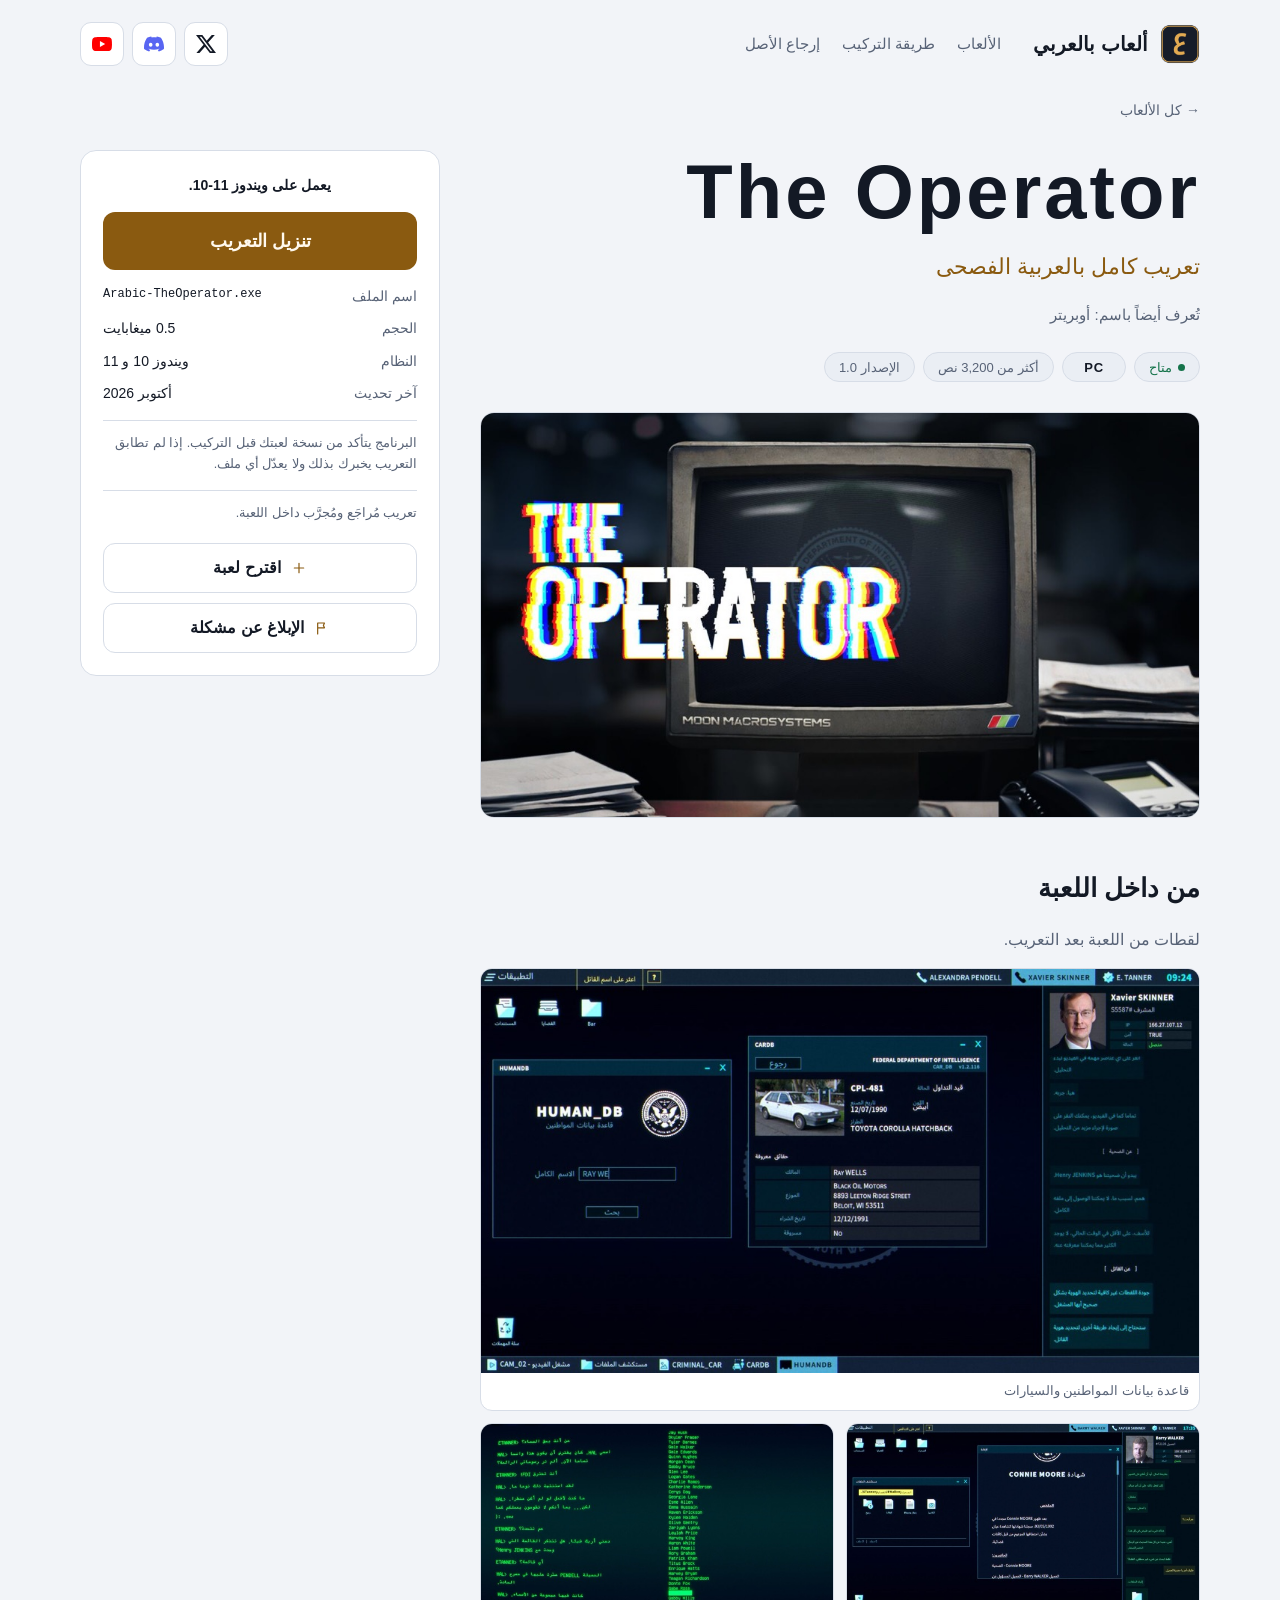
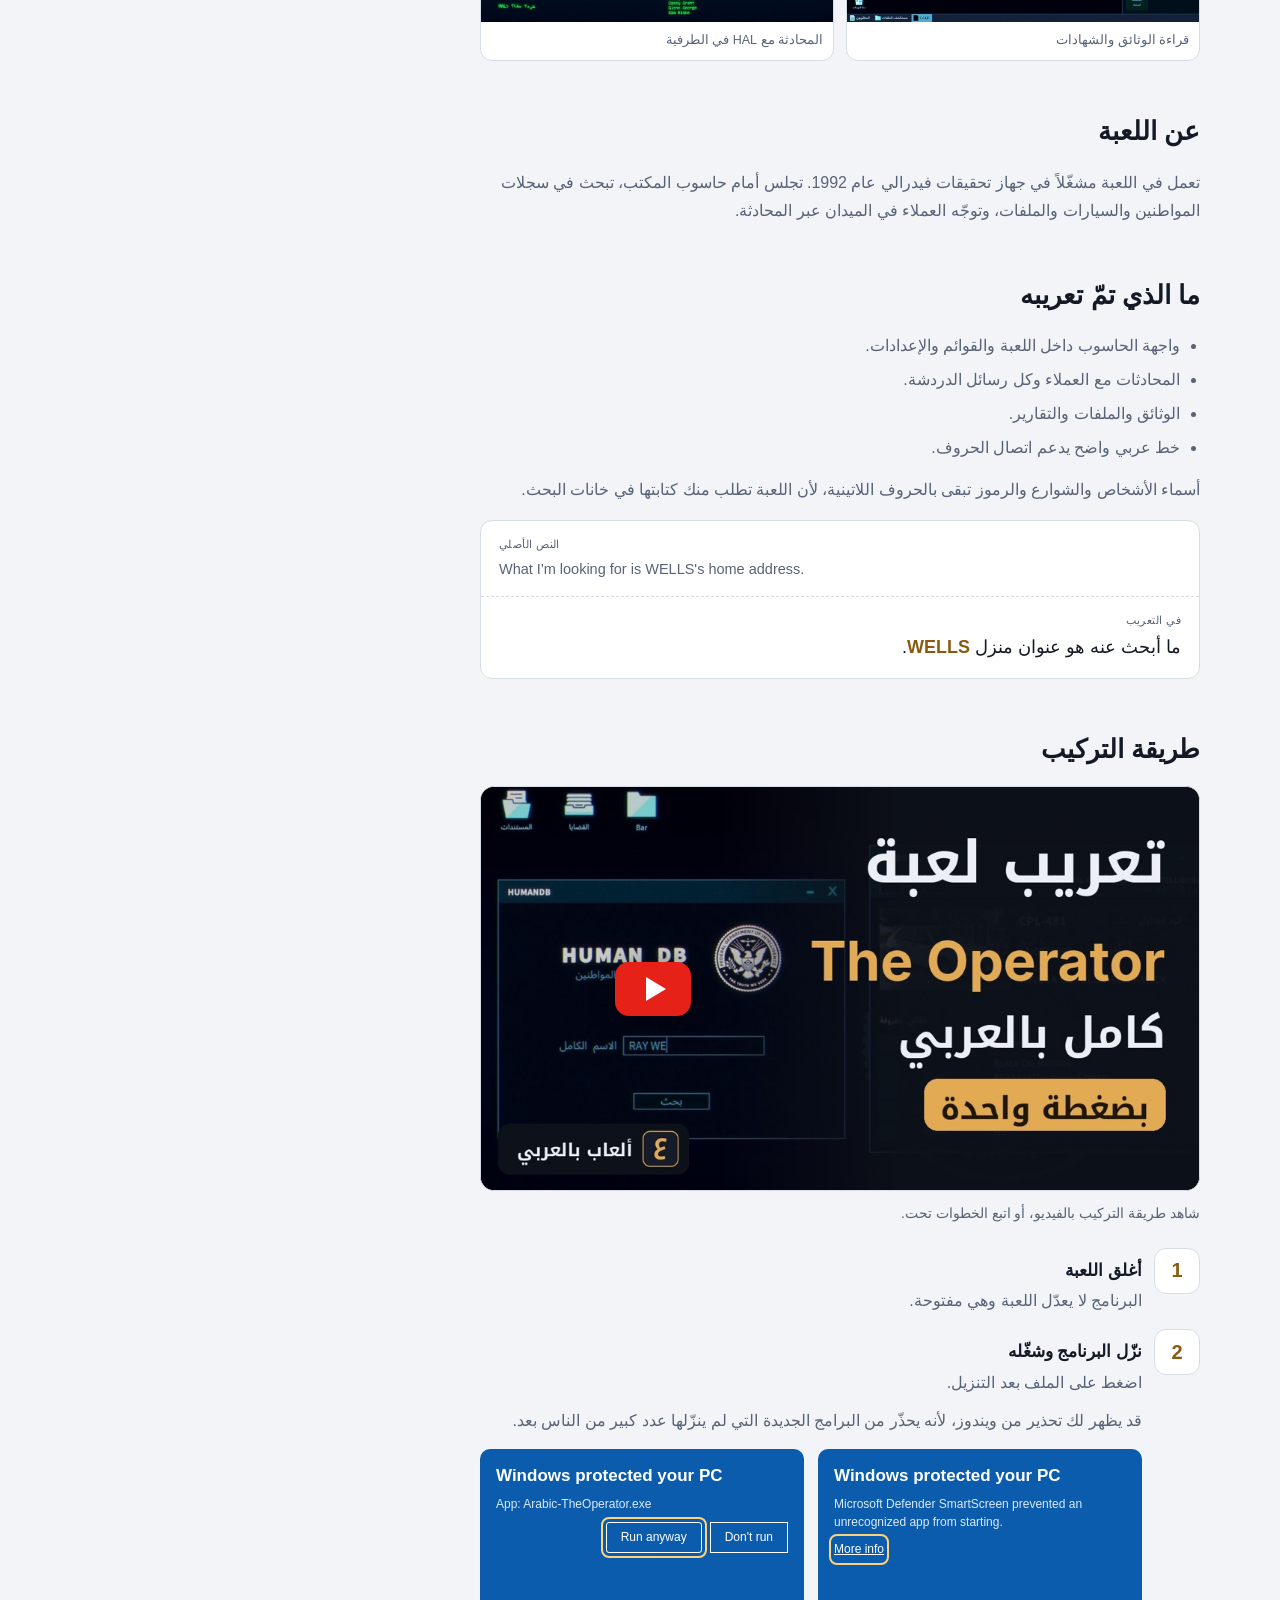
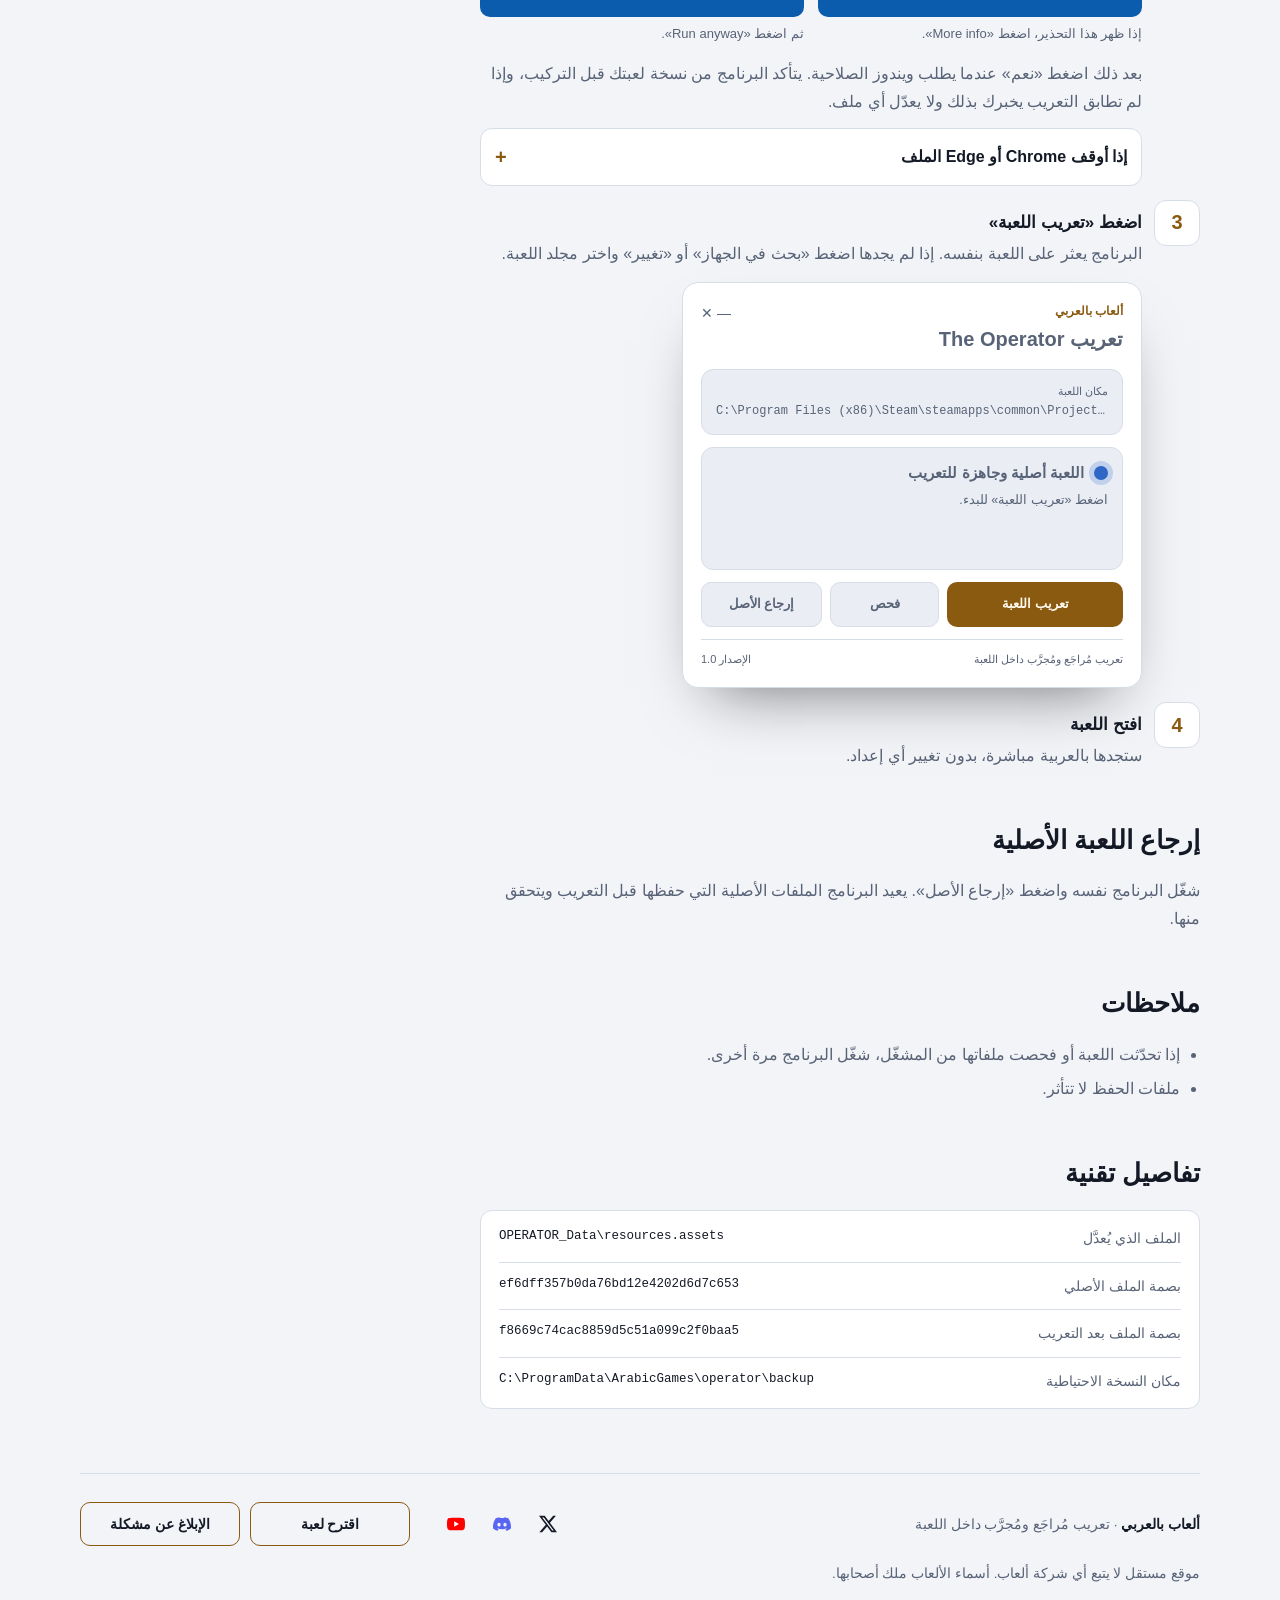
<file: operator.html>
<!doctype html>
<html lang="ar" dir="rtl">
<head>
<meta charset="utf-8">
<meta http-equiv="Content-Security-Policy" content="default-src 'none'; script-src 'sha256-C7Hh7U+K+8Z5M+peHZ8Pt0O8H60dGBRS/FzX7lj1OOc=' 'sha256-Id8Sa9lHvQpv70yLuLrgS8saQPOXiOdCwPLp7Yqlmew=' 'sha256-ewUK3IPYGU3gF46hvFdsm5bOvynYOuCXVG4b3wqlys8=' 'sha256-vcinfW8w1KXhrZvj4CvVC5i6HdQuYbBCxFpEJyH1vP8=' 'sha256-zt1bkCsZpDhOuX6rjFbiNNUeiNlAIwT4OBKmRXil8lE=' 'sha256-D0SnryFHbFcE3lDCmxs45RldMhnp5iyebAxpOahPNMg=' https://gc.zgo.at/count.v5.js; style-src 'sha256-R33vtGO3Oz2FH4m6hoOnF70D9N5FHkEUXHZ7U/5/K3Q=' https://fonts.googleapis.com; font-src https://fonts.gstatic.com; img-src 'self' https://arabic-pc.goatcounter.com; connect-src https://arabic-pc.goatcounter.com; frame-src 'self' https://www.youtube-nocookie.com; base-uri 'none'; form-action 'none'">
<meta name="viewport" content="width=device-width, initial-scale=1, viewport-fit=cover">
<meta name="description" content="تعريب لعبة The Operator (ذا أوبريتر، أوبريتر) كامل بالعربية الفصحى: واجهة الحاسوب والمحادثات والوثائق. يُركَّب ببرنامج صغير بضغطة واحدة ويُزال بضغطة واحدة.">
<link rel="icon" type="image/png" href="img/icon.png">
<meta property="og:title" content="تعريب The Operator (ذا أوبريتر) بالعربية | ألعاب بالعربي">
<meta property="og:description" content="تعريب لعبة The Operator (ذا أوبريتر، أوبريتر) كامل بالعربية الفصحى: واجهة الحاسوب والمحادثات والوثائق. يُركَّب ببرنامج صغير بضغطة واحدة ويُزال بضغطة واحدة.">
<link rel="canonical" href="https://arabic-pc.github.io/operator.html">
<meta property="og:type" content="website">
<meta property="og:url" content="https://arabic-pc.github.io/operator.html">
<meta property="og:image" content="https://arabic-pc.github.io/img/operator-cover.jpg">
<meta name="twitter:card" content="summary_large_image">
<meta name="theme-color" content="#0D1119">
<meta name="google-site-verification" content="0khRUPTyk-3FLgudLrnjnzi9njk2wVIBT3IxozMUFL8">
<meta property="og:site_name" content="ألعاب بالعربي">
<script type="application/ld+json">{"@context": "https://schema.org", "@type": "BreadcrumbList", "itemListElement": [{"@type": "ListItem", "position": 1, "name": "ألعاب بالعربي", "item": "https://arabic-pc.github.io/"}, {"@type": "ListItem", "position": 2, "name": "تعريب The Operator", "item": "https://arabic-pc.github.io/operator.html"}]}</script>
<title>تعريب The Operator (ذا أوبريتر) بالعربية | ألعاب بالعربي</title>
<link rel="preconnect" href="https://fonts.googleapis.com"><link rel="preconnect" href="https://fonts.gstatic.com" crossorigin><link rel="stylesheet" href="https://fonts.googleapis.com/css2?family=IBM+Plex+Mono:wght@400;500&family=IBM+Plex+Sans+Arabic:wght@400;500;600;700&family=Noto+Kufi+Arabic:wght@500;600;700&display=swap">
<style>
/* تخطيط: عمود واحد من اليمين لليسار بعرض 1120px، رأس صغير، بطل مقسوم (نص + نافذة البرنامج)، ثم شبكة ألعاب */
:root {
  --bg: #0D1119;
  --surface: #151B27;
  --surface-2: #1C2433;
  --line: #273145;
  --fg: #ECEFF5;
  --muted: #8F99AE;
  --gold: #E2AA52;
  --gold-ink: #1E1606;
  --ok: #46C48C;
  --danger: #E07A62;
  --pause: #F2994A;
  --info: #6C9EF0;
  --scan: rgba(226, 170, 82, .06);

  --f-display: "Noto Kufi Arabic", "IBM Plex Sans Arabic", "Segoe UI", Tahoma, sans-serif;
  --f-body: "IBM Plex Sans Arabic", "Segoe UI", Tahoma, sans-serif;
  --f-mono: "IBM Plex Mono", ui-monospace, Consolas, monospace;

  --r: 14px;
  --wrap: 1120px;
  --t-fast: .15s;
  --ease: cubic-bezier(.16, 1, .3, 1);
  color-scheme: dark;
}
@media (prefers-color-scheme: light) {
  :root:not([data-theme="dark"]) {
    --bg: #F2F4F8; --surface: #FFFFFF; --surface-2: #EAEEF4; --line: #D7DDE7;
    --fg: #131925; --muted: #586377; --gold: #8A5A10; --gold-ink: #FFF9EE;
    --ok: #14734A; --danger: #B23A22; --pause: #9A4E0C; --info: #2F67C7; --scan: rgba(169, 113, 26, .07);
    color-scheme: light;
  }
}
:root[data-theme="light"] {
  --bg: #F2F4F8; --surface: #FFFFFF; --surface-2: #EAEEF4; --line: #D7DDE7;
  --fg: #131925; --muted: #586377; --gold: #8A5A10; --gold-ink: #FFF9EE;
  --ok: #14734A; --danger: #B23A22; --pause: #9A4E0C; --info: #2F67C7; --scan: rgba(169, 113, 26, .07);
  color-scheme: light;
}

* { box-sizing: border-box; }
body { margin: 0; background: var(--bg); color: var(--fg); font-family: var(--f-body); font-size: 16px; line-height: 1.75; }
.page { padding-inline: 20px; padding-block: 0 48px; }
.wrap { max-width: var(--wrap); margin-inline: auto; }
a { color: inherit; }
:focus-visible { outline: 2px solid var(--gold); outline-offset: 3px; border-radius: 6px; }
.ltr { direction: ltr; unicode-bidi: isolate; }
.mono { font-family: var(--f-mono); font-size: .86em; }
h1, h2, h3 { text-wrap: balance; margin: 0; }
p { margin: 0; }

/* الرأس */
.top { display: flex; align-items: center; justify-content: space-between; gap: 16px; padding-block: 22px; }
.brand { display: flex; align-items: center; gap: 12px; text-decoration: none; }
.mark { display: block; flex: none; width: 40px; height: 40px; }   /* شعار الموقع الأصلي img/icon.png */
.brand b { font-family: var(--f-display); font-size: 20px; font-weight: 600; }
.nav { display: flex; gap: 22px; font-size: 15px; color: var(--muted); }
.nav a { display: inline-flex; align-items: center; min-height: 44px; text-decoration: none; transition: color var(--t-fast); }
.nav a:hover { color: var(--fg); }

/* حسابات التواصل */
.soc { display: flex; gap: 8px; }
.soc-btn { width: 44px; height: 44px; border-radius: 11px; border: 1px solid var(--line); background: var(--surface); display: grid; place-items: center; color: var(--fg); text-decoration: none; transition: border-color .15s, color .15s; }
.soc-btn:hover { border-color: var(--gold); }
.ic { display: block; width: 20px; height: 20px; }
.ic-x { color: var(--fg); }
.top { flex-wrap: nowrap; }
.top .brand { margin-inline-end: 16px; }
.top .soc { margin-inline-start: auto; }
.community { display: grid; grid-template-columns: repeat(3, minmax(0, 1fr)); gap: 16px; }
.community .comm { grid-template-columns: auto 1fr; }
.community .comm-go { grid-column: 2; }
.comm { display: grid; grid-template-columns: auto 1fr auto; gap: 16px; align-items: center; padding: 20px 22px; background: var(--surface); border: 1px solid var(--line); border-radius: var(--r); text-decoration: none; transition: border-color .2s, transform .2s; }
@media (hover: hover) {
  .comm:hover { border-color: var(--gold); transform: translateY(-2px); }
}
.comm-ic { width: 52px; height: 52px; border-radius: 14px; background: var(--surface-2); border: 1px solid var(--line); display: grid; place-items: center; color: var(--gold); }
.comm-ic .ic { width: 26px; height: 26px; }
.comm-t { display: grid; gap: 4px; min-width: 0; }
.comm-t b { font-size: 17px; }
.comm-t span { color: var(--muted); font-size: 14px; }
.comm-go { color: var(--gold); font-weight: 600; font-size: 14.5px; white-space: nowrap; }
.foot-soc { display: inline-flex; align-items: center; flex-wrap: wrap; gap: 2px; }
.foot-soc a { display: inline-flex; align-items: center; justify-content: center; min-width: 44px; min-height: 44px; border: 1px solid transparent; border-radius: 11px; color: var(--fg); text-decoration: none; transition: color var(--t-fast), border-color .15s; }
.foot-soc .ic { width: 18px; height: 18px; }
.foot-btns { display: flex; flex: 1 1 330px; gap: 10px; }   /* زرّين متساويين: اقترح لعبة والإبلاغ عن مشكلة */
.foot-soc .foot-rep { flex: 1 1 0; min-width: 160px; padding-inline: 14px; border: 1px solid var(--gold); border-radius: 10px; font-weight: 600; text-align: center; transition: background .15s; }
.foot-soc > a:nth-child(3) { margin-inline-end: 22px; }   /* مسافة بين الأيقونات والزرّين: الأيقونات أبعد شوي لليمين */
@media (max-width: 520px) {
  .foot-soc > a:first-child { margin-inline-start: -13px; }   /* الأيقونة الأولى تحاذي حافة النص من اليمين */
  .foot-soc { display: flex; width: 100%; }
  .foot-soc .foot-rep { min-width: 0; padding-inline: 8px; }
}
.foot-soc .foot-rep:hover { background: var(--surface-2); }
.foot-soc a:hover { color: var(--gold); }
.foot-soc a:not(.foot-rep):hover { border-color: var(--gold); color: var(--fg); }
.dl-note a { color: var(--gold); }

/* الأزرار */
.btn { display: inline-flex; align-items: center; justify-content: center; gap: 10px; min-height: 50px; padding-inline: 26px;
  border-radius: 12px; font: 600 16px/1 var(--f-body); text-decoration: none; border: 1px solid var(--line);
  background: var(--surface-2); color: var(--fg); cursor: pointer; transition: background var(--t-fast), filter var(--t-fast), transform var(--t-fast); }
.btn:hover { background: var(--line); }
.btn.gold { background: var(--gold); color: var(--gold-ink); border-color: transparent; }
.btn.gold:hover { filter: brightness(1.08); }
.btn:active { transform: translateY(1px); }

/* شارات */
.chips { display: flex; flex-wrap: wrap; gap: 8px; }
.chip { display: inline-flex; align-items: center; justify-content: center; gap: 6px; min-width: 64px; height: 30px; font-size: 13px; line-height: 1; padding: 0 14px; border-radius: 999px; border: 1px solid var(--line); background: var(--surface-2); color: var(--muted); white-space: nowrap; }
.chip.pc { color: var(--fg); font-weight: 700; letter-spacing: .06em; direction: ltr; }
.chip.on { color: var(--ok); }
.chip.upcoming { color: var(--gold); }
.chip.upcoming::before { content: ""; width: 7px; height: 7px; border-radius: 50%; background: var(--gold); }
.game.upcoming:hover { border-color: var(--line); transform: none; }
.game-when { color: var(--gold); font-weight: 600; font-size: 14.5px; }
.chip.on::before { content: ""; width: 7px; height: 7px; border-radius: 50%; background: var(--ok); }

/* الأقسام */
section { padding-block: 56px 8px; }
.eyebrow { font-size: 13px; letter-spacing: .04em; color: var(--gold); font-weight: 600; }
.sec-head { display: flex; align-items: end; justify-content: space-between; gap: 16px; flex-wrap: wrap; margin-block-end: 24px; }
.sec-head h2 { font-family: var(--f-display); font-size: clamp(26px, 4vw, 34px); font-weight: 600; line-height: 1.3; }
.lead { color: var(--muted); max-width: 62ch; }

/* نافذة البرنامج المصغّرة */
.app { background: var(--surface); border: 1px solid var(--line); border-radius: 16px; padding: 18px; display: grid; gap: 12px;
  box-shadow: 0 30px 60px -30px rgba(0,0,0,.55); max-width: 100%; }
.app-top { display: flex; justify-content: space-between; align-items: start; }
.app-brand { font-size: 12px; color: var(--gold); font-weight: 600; }
.app-title { font-size: 20px; font-weight: 700; }
.app-dots { display: flex; flex: none; gap: 10px; color: var(--muted); font-size: 14px; white-space: nowrap; }
.app-card { background: var(--surface-2); border: 1px solid var(--line); border-radius: 12px; padding: 12px 14px; min-width: 0; }
.app-label { font-size: 11px; color: var(--muted); }
.app-path { font-family: var(--f-mono); font-size: 12px; direction: ltr; text-align: right; overflow: hidden; text-overflow: ellipsis; white-space: nowrap; }
.app-status { display: flex; align-items: center; gap: 10px; font-weight: 700; font-size: 15px; }
.dot { width: 14px; height: 14px; border-radius: 50%; background: var(--info); box-shadow: 0 0 0 5px color-mix(in srgb, var(--info) 22%, transparent); flex: none; transition: background .18s, box-shadow .18s; }
/* الجملتان في نفس المكان عشان طول النافذة ما يتغير */
.app-msg { display: grid; font-size: 12.5px; color: var(--muted); margin-block-start: 4px; }
.app .app-msg span, .app.running .app-msg span { display: block; grid-area: 1 / 1; transition: opacity .2s; }
.app .app-msg .s0, .app .app-msg .s1, .app.running .app-msg .s2, .app.ready .app-msg .s2 { opacity: 0; }
.app.running .app-msg .s1, .app.ready .app-msg .s0 { opacity: 1; }
.bar { height: 7px; border-radius: 99px; background: var(--line); overflow: hidden; margin-block-start: 12px; display: flex; justify-content: flex-start; }
.bar i { display: block; height: 100%; width: 100%; background: var(--gold); border-radius: 99px; }
.bar-meta { display: flex; justify-content: space-between; font-size: 11.5px; color: var(--muted); margin-block-start: 6px; }
.bar-meta b { color: var(--fg); font-family: var(--f-mono); font-weight: 500; }
.app-btns { display: grid; grid-template-columns: 1.6fr 1fr 1.1fr; gap: 8px; }
.app-btns > span { border-radius: 10px; text-align: center; padding-block: 10px; font-size: 13px; font-weight: 600; background: var(--surface-2); border: 1px solid var(--line); }
.app-btns > .off { color: var(--muted); transition: background .2s, color .2s, border-color .2s, transform .12s, filter .12s; }
.app.ready .app-btns > .go { background: var(--gold); color: var(--gold-ink); border-color: transparent; }
.app.press .app-btns > .go { transform: scale(.95); filter: brightness(.9); }
.app-foot { display: flex; justify-content: space-between; font-size: 11px; color: var(--muted); border-top: 1px solid var(--line); padding-top: 10px; }

/* حالة نافذة البرنامج: تبدأ "جارٍ التركيب" ثم تتحول للنجاح (يتحكم بها سكربت صغير؛ بدون سكربت تظهر حالة النجاح) */
.app .s0, .app .s1 { display: none; }
.app.ready .s0 { display: block; }
.app.ready .s2 { display: none; }
.app.ready .bar, .app.ready .bar-meta { visibility: hidden; }
#mockName, #mockPath, #mockVer { transition: opacity .2s ease; }
.app.swap #mockName, .app.swap #mockPath, .app.swap #mockVer { opacity: 0; }
.app.running .s1 { display: block; }
.app.running .s2 { display: none; }
.app:not(.running):not(.ready) .dot { background: var(--ok); box-shadow: 0 0 0 5px color-mix(in srgb, var(--ok) 22%, transparent); }

/* البطل */
.hero { display: grid; grid-template-columns: 1.15fr 1fr; gap: 48px; align-items: center; padding-block: 40px 24px; }
.hero > * { min-width: 0; }
.hero h1 { font-family: var(--f-display); font-weight: 700; font-size: clamp(42px, 7vw, 72px); line-height: 1.35; margin-block: 10px 18px; }
.hero h1 em { font-style: normal; color: var(--gold); }
.hero .lead { font-size: 18px; }
.hero-cta { display: flex; flex-wrap: wrap; gap: 12px; margin-block: 28px 18px; }
.hero-note { font-size: 13.5px; color: var(--muted); display: flex; gap: 8px; align-items: center; }
.hero-note::before { content: ""; width: 8px; height: 8px; border-radius: 50%; background: var(--ok); flex: none; }

/* بطاقات الألعاب */
.games { display: grid; grid-template-columns: repeat(auto-fill, minmax(min(300px, 100%), 1fr)); gap: 20px; }
.game { display: grid; grid-template-rows: auto 1fr; text-decoration: none; background: var(--surface); border: 1px solid var(--line); border-radius: var(--r); overflow: hidden; transition: border-color .2s, transform .2s; }
@media (hover: hover) {
  .game:hover { border-color: var(--gold); transform: translateY(-2px); }
}
.art { position: relative; aspect-ratio: 16 / 9; max-width: 100%; padding: 16px 18px; display: flex; flex-direction: column; justify-content: space-between; overflow: hidden;
  background: repeating-linear-gradient(0deg, var(--scan) 0 1px, transparent 1px 4px), linear-gradient(160deg, var(--surface-2), var(--bg)); }
.art .term { font-family: var(--f-mono); font-size: 12px; color: var(--gold); direction: ltr; text-align: left; line-height: 1.6; opacity: .9; }
.art .term span { color: var(--muted); }
.art .name { font-family: var(--f-body); font-weight: 700; font-size: 30px; letter-spacing: .04em; direction: ltr; text-align: left; }
.game-body { padding: 16px 18px 18px; display: grid; grid-template-rows: auto 1fr auto auto; gap: 12px; }
.game-body p { color: var(--muted); font-size: 14.5px; }
.game-go { color: var(--gold); font-weight: 600; font-size: 14.5px; }
.art.shot { background: var(--bg); padding: 0; justify-content: flex-end; }
.art.shot img { position: absolute; inset: 0; width: 100%; height: 100%; object-fit: cover; }
.art.shot::after { content: ""; position: absolute; inset: 0; background: linear-gradient(0deg, rgba(8,11,17,.92) 0%, rgba(8,11,17,.35) 45%, rgba(8,11,17,0) 70%); }
.art.shot.cover { aspect-ratio: 16 / 9; }
.art.shot.cover::after { display: none; }
.game-name { font-size: 19px; font-weight: 700; direction: ltr; text-align: right; }
.art.shot .name { position: relative; z-index: 1; padding: 14px 18px; color: #F2F4F8; }
.plat { display: flex; flex-wrap: wrap; gap: 8px; align-items: center; font-size: 13px; color: var(--muted); border-top: 1px solid var(--line); padding-top: 12px; }
.plat b { font-weight: 600; color: var(--fg); font-size: 13px; padding: 2px 10px; border-radius: 6px; background: var(--surface-2); border: 1px solid var(--line); }
.g-shot { margin: 22px 0 0; border-radius: 14px; overflow: hidden; border: 1px solid var(--line); background: var(--surface); }
.g-shot img { display: block; width: 100%; height: auto; aspect-ratio: 16 / 9; object-fit: cover; }
.g-shot figcaption { font-size: 13px; color: var(--muted); padding: 10px 14px; }
/* معرض اللقطات */
.gallery { display: grid; grid-template-columns: repeat(2, minmax(0, 1fr)); gap: 12px; margin-block-start: 14px; }
.gallery figure:first-child, .gallery figure:last-child:nth-child(even) { grid-column: 1 / -1; }
.gallery figure { margin: 0; border-radius: 12px; overflow: hidden; border: 1px solid var(--line); background: var(--surface); }
.gallery img { display: block; width: 100%; aspect-ratio: 16 / 9; object-fit: cover; transition: transform .3s; }
.gallery .zoom { display: block; width: 100%; padding: 0; border: 0; background: none; cursor: zoom-in; overflow: hidden; }
@media (hover: hover) {
  .gallery .zoom:hover img { transform: scale(1.04); }
}
.gallery .zoom:focus-visible { outline-offset: -3px; }
.lb { position: fixed; inset: 0; z-index: 50; background: rgba(5,7,12,.92); display: flex; flex-direction: column; align-items: center; justify-content: center; gap: 12px; padding: 24px 16px; cursor: zoom-out; }
.lb[hidden] { display: none; }
.lb img { max-width: 100%; max-height: calc(100% - 60px); border-radius: 10px; box-shadow: 0 20px 60px rgba(0,0,0,.5); }
.lb p { color: #C9D0DD; font-size: 14px; }
.lb-x { position: absolute; top: calc(env(safe-area-inset-top, 0px) + 14px); left: 16px; width: 44px; height: 44px; border-radius: 50%; border: 1px solid rgba(255,255,255,.25); background: rgba(255,255,255,.08); color: #fff; font-size: 18px; cursor: pointer; }
.gallery figcaption { font-size: 12.5px; color: var(--muted); padding: 8px 10px; }
@media (max-width: 640px) { .gallery { grid-template-columns: 1fr; } }
/* لعبة واحدة متاحة: البطاقة تمتد أفقياً بدل أن تبقى وحيدة في الصف */
.games:has(> .game:only-child) { grid-template-columns: 1fr; }
.game:only-child { grid-template-columns: minmax(0, 1.1fr) minmax(0, 1fr); }
.game:only-child .art { aspect-ratio: auto; min-height: 230px; }
.game:only-child .game-body { align-content: center; padding: 24px 28px; }
.game:only-child .game-body p { font-size: 15.5px; }

.soon { display: flex; flex-wrap: wrap; gap: 10px; align-items: center; margin-block-start: 22px; color: var(--muted); font-size: 14px; }
.soon b { font-weight: 600; color: var(--fg); }

/* الخطوات */
.steps { display: grid; grid-template-columns: repeat(3, 1fr); gap: 20px; counter-reset: s; list-style: none; padding: 0; margin: 0; }
.steps li { background: var(--surface); border: 1px solid var(--line); border-radius: var(--r); padding: 22px; display: grid; gap: 8px; align-content: start; min-width: 0; }
.steps li::before { counter-increment: s; content: counter(s); font-family: var(--f-display); font-size: 34px; font-weight: 700; color: var(--gold); line-height: 1; }
.steps h3 { font-size: 18px; font-weight: 600; }
.steps p { color: var(--muted); font-size: 14.5px; }

/* الوعود */
.promises { display: grid; grid-template-columns: repeat(2, 1fr); gap: 0; border-top: 1px solid var(--line); }
.promises div { padding: 22px 4px; border-bottom: 1px solid var(--line); display: grid; gap: 6px; padding-inline-end: 28px; min-width: 0; }
.promises h3 { font-size: 17px; font-weight: 600; }
.promises p { color: var(--muted); font-size: 14.5px; }

/* الأسئلة */
.faq { display: grid; gap: 10px; max-width: 820px; }
.faq details { background: var(--surface); border: 1px solid var(--line); border-radius: 12px; padding: 4px 18px; transition: border-color .2s; }
@media (hover: hover) {
  .faq details:hover { border-color: var(--gold); }
}
.faq summary { cursor: pointer; font-weight: 600; padding-block: 14px; list-style: none; display: flex; justify-content: space-between; gap: 12px; }
.faq summary::after { content: "+"; color: var(--gold); font-size: 20px; line-height: 1; }
.faq details[open] summary::after { content: "−"; }
.faq summary::-webkit-details-marker { display: none; }
.faq details p { color: var(--muted); padding-block-end: 16px; font-size: 15px; }
.faq bdi { white-space: nowrap; }
.faq details p a { color: var(--fg); text-underline-offset: 3px; }

/* التذييل */
.foot { margin-block-start: 64px; padding-block: 28px 0; border-top: 1px solid var(--line); display: flex; align-items: center; justify-content: space-between; gap: 16px; flex-wrap: wrap; color: var(--muted); font-size: 13.5px; }
.foot strong { color: var(--fg); font-weight: 600; }

/* صفحة اللعبة */
.crumb { font-size: 14px; color: var(--muted); text-decoration: none; display: inline-flex; align-items: center; gap: 6px; min-height: 44px; transition: color var(--t-fast); }
.crumb:hover { color: var(--fg); }
.g-head { display: grid; grid-template-columns: 1fr 360px; gap: 40px; align-items: start; padding-block: 18px 0; }
.g-head > * { min-width: 0; }
.g-title { font-family: var(--f-body); font-weight: 700; font-size: clamp(44px, 8vw, 76px); letter-spacing: .04em; direction: ltr; text-align: right; line-height: 1.1; }
.g-sub { font-family: var(--f-display); font-size: 22px; color: var(--gold); margin-block: 6px 16px; }
.g-aka { margin-block: -8px 16px; color: var(--muted); font-size: 15px; }
.dl { position: sticky; top: calc(env(safe-area-inset-top, 0px) + 16px); background: var(--surface); border: 1px solid var(--line); border-radius: 16px; padding: 22px; display: grid; gap: 14px; }
.dl .btn { width: 100%; min-height: 58px; font-size: 18px; }
.dl dl { display: grid; grid-template-columns: auto 1fr; gap: 8px 14px; margin: 0; font-size: 14px; }
.dl dt { color: var(--muted); }
.dl dd { margin: 0; text-align: left; font-variant-numeric: tabular-nums; }
.dl-note { font-size: 12.5px; color: var(--muted); border-top: 1px solid var(--line); padding-top: 12px; }
.g-main { display: grid; gap: 8px; }
.g-main section { padding-block: 40px 0; }
.g-main h2 { font-family: var(--f-display); font-size: 26px; font-weight: 600; margin-block-end: 14px; }
.g-main p, .g-main li { color: var(--muted); }
.g-main ul { padding-inline-start: 20px; margin: 0; display: grid; gap: 6px; }

.sample { background: var(--surface); border: 1px solid var(--line); border-radius: 12px; overflow: hidden; margin-block-start: 16px; }
.sample div { padding: 14px 18px; }
.sample .en { direction: ltr; text-align: left; color: var(--muted); font-size: 14.5px; border-bottom: 1px dashed var(--line); }
.sample .ar { font-size: 18px; color: var(--fg); }
.sample .ar b { color: var(--gold); font-weight: 600; }
.sample small { display: block; font-size: 11px; color: var(--muted); letter-spacing: .04em; margin-block-end: 2px; }

.gsteps { list-style: none; counter-reset: s; padding: 0; margin: 0; display: grid; gap: 14px; }
.gsteps > li { display: grid; grid-template-columns: 44px 1fr; gap: 14px; align-items: start; }
.gsteps > li::before { counter-increment: s; content: counter(s); width: 44px; height: 44px; border-radius: 12px; border: 1px solid var(--line); display: grid; place-items: center; font-family: var(--f-display); font-weight: 700; color: var(--gold); font-size: 20px; background: var(--surface); }
.gsteps h3 { font-size: 17px; font-weight: 600; color: var(--fg); margin-block: 8px 2px; }
.gsteps > li > div { min-width: 0; }

/* رسم توضيحي لتحذير ويندوز */
.warn { display: grid; grid-template-columns: 1fr 1fr; gap: 14px; margin-block-start: 14px; }
.ss { background: #0B5CAD; color: #fff; border-radius: 10px; padding: 16px 16px 14px; direction: ltr; text-align: left; font-family: "Segoe UI", Tahoma, sans-serif; display: grid; gap: 8px; align-content: start; min-height: 168px; position: relative; min-width: 0; }
.ss-t { display: block; font-size: 17px; font-weight: 600; line-height: 1.35; }
.ss p { color: #DCEBFA !important; font-size: 12px; line-height: 1.45; }
.ss .more { color: #fff; text-decoration: underline; font-size: 12px; outline: 2px solid #FFD27A; outline-offset: 3px; border-radius: 3px; justify-self: start; }
.ss .row { display: flex; gap: 8px; justify-content: flex-end; margin-top: auto; }
.ss .row span { border: 1px solid #fff; padding: 4px 14px; font-size: 12px; }
.ss .row .hl { outline: 2px solid #FFD27A; outline-offset: 3px; border-radius: 3px; }
.ss-cap { font-size: 13px; color: var(--muted); margin-block-start: 6px; text-align: right; direction: rtl; }

.tech { background: var(--surface); border: 1px solid var(--line); border-radius: 12px; padding: 4px 18px; overflow-x: auto; }
.tech table { width: 100%; border-collapse: collapse; font-size: 14px; }
.tech td { padding: 11px 0; border-bottom: 1px solid var(--line); vertical-align: top; }
.tech tr:last-child td { border-bottom: 0; }
.tech td:first-child { color: var(--muted); padding-inline-end: 18px; white-space: nowrap; }
.tech td:last-child { direction: ltr; text-align: left; font-family: var(--f-mono); font-size: 12.5px; overflow-wrap: anywhere; }
.tl { display: block; }
.tl-ar { font-family: var(--f-body); font-size: 13.5px; }

.preview-note { font-size: 12.5px; color: var(--muted); background: var(--surface-2); border-radius: 8px; padding: 8px 12px; }

/* الوصول للتنزيل: زر أعلى الصفحة وشريط سفلي في الشاشات الصغيرة، وإرسال الرابط للكمبيوتر من الجوال */
#get { scroll-margin-top: 16px; }
p.dl-pc { margin: 0; font-size: 14px; font-weight: 600; color: var(--fg); text-align: center; }
.dl-jump-box, .to-get, .dl-bar { display: none; }
#dlSend { font-family: var(--f-body); }
#dlSend[hidden], .dl-sent[hidden] { display: none; }
.dl-sent { font-size: 13.5px; color: var(--muted); text-align: center; overflow-wrap: anywhere; }
.is-phone #dlBtn { background: var(--surface-2); color: var(--fg); border-color: var(--line); min-height: 50px; font-size: 16px; }

/* شرح تحذير ويندوز */
.warn-why { margin-block-start: 10px; }
.warn-next { margin-block-start: 14px; }
.warn-more { margin-block-start: 12px; background: var(--surface); border: 1px solid var(--line); border-radius: 12px; padding: 4px 14px; }
.warn-more summary { cursor: pointer; font-weight: 600; color: var(--fg); min-height: 48px; padding-block: 10px; line-height: 1.5; list-style: none; display: flex; align-items: center; justify-content: space-between; gap: 12px; }
.warn-more summary::after { content: "+"; color: var(--gold); font-size: 20px; line-height: 1; }
.warn-more[open] summary::after { content: "−"; }
.warn-more summary::-webkit-details-marker { display: none; }
.warn-more p { font-size: 14.5px; padding-block-end: 12px; }
.warn-more a { color: var(--fg); }
.warn-more bdi { white-space: nowrap; }

/* الحركة: انتقال بين الصفحات، وفتح الأسئلة والمكبّر، وإشارة الوصول لصندوق التنزيل */
@media (prefers-reduced-motion: no-preference) {
  @view-transition { navigation: auto; }
  ::view-transition-group(*) { animation-duration: .32s; animation-timing-function: var(--ease); }
  ::view-transition-old(root), ::view-transition-new(root) { animation-duration: .18s; }
  html:has(.hero) { scroll-behavior: smooth; }
  .lb:not([hidden]) { animation: fade-in .18s ease-out; }
  .lb:not([hidden]) img { animation: lb-img .24s var(--ease); }
  #get:target { animation: get-hit .9s ease-out; }
  @supports (interpolate-size: allow-keywords) {
    .faq details, .warn-more { interpolate-size: allow-keywords; }
    .faq details::details-content, .warn-more::details-content { block-size: 0; overflow: clip; transition: block-size .14s ease-in, content-visibility .14s allow-discrete; }
    .faq details[open]::details-content, .warn-more[open]::details-content { block-size: auto; transition: block-size .22s var(--ease), content-visibility .22s allow-discrete; }
  }
}
@media (prefers-reduced-motion: reduce) {
  .game, .comm, .gallery img, .yt img, .btn { transition-property: border-color, background, filter; }
  .comm:hover, .game:hover, .gallery .zoom:hover img, .yt:hover img, .btn:active { transform: none; }
}
@keyframes fade-in { from { opacity: 0; } }
@keyframes lb-img { from { transform: scale(.97); } }
@keyframes get-hit { from { box-shadow: 0 0 0 3px var(--gold); } to { box-shadow: 0 0 0 3px transparent; } }

/* نافذة البلاغ فوق الصفحة، وصفحة البلاغ لما تنعرض داخلها */
html:has(.rep-dlg[open]) { overflow: hidden; }
.rep-dlg { width: min(640px, 100% - 32px); max-width: none; height: min(780px, 100dvh - 48px); max-height: none; padding: 0; border: 1px solid var(--line); border-radius: 18px; background: var(--surface); color: var(--fg); overflow: hidden; }
.rep-dlg[open] { animation: rep-dlg-in .18s ease-out; }
.rep-dlg::backdrop { background: rgba(5, 7, 12, .62); }
.rep-dlg iframe { display: block; width: 100%; height: 100%; border: 0; }
.rep-dlg-x { position: absolute; top: 12px; inset-inline-end: 12px; z-index: 1; width: 44px; height: 44px; border-radius: 50%; border: 1px solid var(--line); background: var(--surface-2); color: var(--fg); font-size: 16px; cursor: pointer; }
.rep-dlg-x:hover { border-color: var(--gold); }
@keyframes rep-dlg-in { from { opacity: 0; transform: translateY(10px); } }
@media (prefers-reduced-motion: reduce) { .rep-dlg[open] { animation: none; } }
@media (max-width: 640px) {
  .rep-dlg { width: 100%; height: 92dvh; margin: auto 0 0; border-width: 1px 0 0; border-radius: 18px 18px 0 0; }
}
.embed body { background: var(--surface); }
.embed .page { padding: 0; }
.embed .top, .embed .crumb, .embed .foot { display: none; }
.embed .rep { max-width: none; padding: 0; }
.embed .rep-card { border: 0; border-radius: 0; padding: 22px 20px 20px; }
.embed .rep-title { padding-inline-end: 52px; font-size: 26px; }

/* رسم توضيحي لقائمة التنزيلات في Chrome وEdge */
.br { background: #292A2D; color: #E8EAED; border-radius: 10px; padding: 14px 16px; direction: ltr; text-align: left; font-family: "Segoe UI", Tahoma, sans-serif; display: grid; gap: 10px; align-content: start; box-shadow: 0 4px 14px rgba(0, 0, 0, .28); }
.br-edge { background: #2B2B2B; }
.br .row { display: flex; gap: 8px; justify-content: flex-end; align-items: center; }
.br .row + .row { margin-top: 2px; }
.br .row span { border: 1px solid #8A8D93; border-radius: 3px; padding: 4px 14px; font-size: 12px; color: #fff; display: inline-flex; align-items: center; min-height: 26px; box-sizing: border-box; }
.br .hl { outline: 2px solid #FFD27A; outline-offset: 3px; border-radius: 3px; }
.br .n { flex: none; width: 18px; height: 18px; margin-inline-start: 8px; border-radius: 50%; background: #FFD27A; color: #1B1B1B; font: 700 11px/18px "Segoe UI", Tahoma, sans-serif; text-align: center; }
.br-item { display: flex; align-items: center; gap: 10px; background: #3B3C40; border-radius: 10px; padding: 10px 10px 10px 12px; min-width: 0; }
.br-edge .br-item { background: #3D3D3D; }
.br-item > svg { flex: none; color: #F2B84B; }
.br-name { flex: 1; min-width: 0; display: grid; gap: 2px; font-size: 13px; }
.br-name b { font-weight: 600; overflow: hidden; text-overflow: ellipsis; white-space: nowrap; }
.br-name i { font-style: normal; font-size: 11.5px; line-height: 1.35; color: #F2C14E; overflow-wrap: anywhere; }
.br-dots { flex: none; display: inline-flex; color: #fff; padding: 2px 6px; }
.br-item .n { margin-inline-start: 2px; }
.br-step { display: grid; gap: 10px; border-top: 1px solid #55575C; padding-top: 12px; }
.br-title { display: block; margin-block: 4px 2px; font-size: 18px; font-weight: 700; color: var(--fg); }
@media (max-width: 400px) {
  .br { padding: 12px; }
  .br-item { padding: 8px; gap: 6px; }
  .br-item > svg { display: none; }
}

@media (max-width: 900px) {
  .hero, .g-head { grid-template-columns: 1fr; gap: 32px; }
  .dl { position: static; }
  .dl-jump-box { display: grid; gap: 8px; margin-block: 16px 6px; }
  .to-get { display: inline-flex; align-items: center; min-height: 44px; color: var(--fg); font-weight: 600; }
  .dl-bar { position: fixed; inset-inline: 0; bottom: 0; z-index: 20; display: flex; align-items: center; justify-content: space-between; gap: 12px; padding: 10px 16px calc(10px + env(safe-area-inset-bottom, 0px)); background: var(--surface); border-top: 1px solid var(--line); box-shadow: 0 -6px 20px rgba(0, 0, 0, .18); transform: translateY(110%); visibility: hidden; transition: transform .14s ease-in, visibility .14s; }
  .dl-bar.show { transform: none; visibility: visible; transition: transform .24s var(--ease); }
  .dl-bar .btn { flex: none; min-height: 46px; padding-inline: 20px; font-size: 15px; }
  .dl-bar-info { min-width: 0; display: grid; font-weight: 600; line-height: 1.35; }
  .dl-bar-info bdi { overflow: hidden; white-space: nowrap; text-overflow: ellipsis; }
  .dl-bar-info span { font-size: 12.5px; font-weight: 400; color: var(--muted); }
}
@media (max-width: 900px) and (prefers-reduced-motion: reduce) {
  .dl-bar, .dl-bar.show { transition: none; }
}
@media (max-width: 640px) {
  .app-title { min-height: 3.5em; line-height: 1.75; }
}
@media (max-width: 900px) {
  html { scroll-padding-bottom: 90px; }
}
@media (max-width: 480px) {
  .tech tr { display: block; padding-block: 11px; border-bottom: 1px solid var(--line); }
  .tech tr:last-child { border-bottom: 0; }
  .tech td { display: block; padding: 0; border-bottom: 0; }
  .tech td:first-child { white-space: normal; padding-inline-end: 0; margin-block-end: 2px; }
  .tech td:last-child { text-align: right; }
}
@media (max-width: 400px) {
  .brand { gap: 8px; }
  .brand b { font-size: 18px; }
  .soc { gap: 4px; }
  .top .brand { margin-inline-end: 0; }
}
@media (max-width: 360px) {
  .top { column-gap: 8px; }
  .brand { gap: 6px; }
  .brand b { font-size: 16px; }
  .mark { width: 36px; height: 36px; }
  .soc { gap: 2px; }
}
@media (max-width: 900px) {
  .steps { grid-template-columns: 1fr; }
  .community { grid-template-columns: 1fr; }
}
@media (max-width: 640px) {
  .community { grid-template-columns: 1fr; }
  .comm { grid-template-columns: auto 1fr; }
  .comm-go { display: none; }
  .game:only-child { grid-template-columns: 1fr; }
  .game:only-child .art { min-height: 0; aspect-ratio: 16 / 8; }
  .top { flex-wrap: wrap; row-gap: 4px; padding-block: 14px 6px; }
  .top .nav { order: 3; width: 100%; justify-content: space-between; gap: 12px; border-top: 1px solid var(--line); }
  .crumb { display: none; }
  .promises { grid-template-columns: 1fr; }
  .warn { grid-template-columns: 1fr; }
  .page { padding-inline: 16px; }
}

/* فيديو طريقة التركيب: صورة أولاً، ويُحمَّل يوتيوب عند الضغط فقط */
.yt-wrap { margin-block: 6px 22px; }
.yt, .yt-frame { display:block; position:relative; width:100%; max-width:760px; aspect-ratio:16/9; border-radius:14px; overflow:hidden; border:1px solid var(--line); background:#000; padding:0; cursor:pointer; }
.yt img { width:100%; height:100%; object-fit:cover; display:block; transition:transform .3s ease, filter .3s ease; }
@media (hover: hover) {
  .yt:hover img { transform:scale(1.02); filter:brightness(.85); }
}
.yt-play { position:absolute; top:50%; left:24%; transform:translate(-50%,-50%); width:76px; height:54px; border-radius:14px; background:#E62117; box-shadow:0 6px 24px rgba(0,0,0,.45); }
.yt-play::after { content:""; position:absolute; inset:0; margin:auto; width:0; height:0; border-style:solid; border-width:12px 0 12px 20px; border-color:transparent transparent transparent #fff; transform:translateX(3px); }
.yt:focus-visible { outline:2px solid var(--gold); outline-offset:3px; }
.yt-cap { margin-block-start:10px; color:var(--muted); font-size:14px; }
.yt-mini { display:flex; align-items:center; gap:14px; max-width:760px; margin-block-start:12px; padding:8px; border:1px solid var(--line); border-radius:12px; background:var(--surface); color:var(--fg); text-decoration:none; transition:border-color .2s ease; }
.yt-mini:hover { border-color:var(--gold); }
.yt-mini:focus-visible { outline:2px solid var(--gold); outline-offset:3px; }
.yt-mini-img { position:relative; flex:none; width:150px; aspect-ratio:16/9; border-radius:8px; overflow:hidden; background:#000; }
.yt-mini-img img { width:100%; height:100%; object-fit:cover; display:block; }
.yt-mini .yt-play { left:50%; width:38px; height:27px; border-radius:8px; }
.yt-mini .yt-play::after { border-width:6px 0 6px 11px; transform:translateX(2px); }
.yt-mini-txt { display:flex; flex-direction:column; gap:3px; min-width:0; }
.yt-mini-txt i { font-style:normal; font-size:12px; font-weight:700; color:var(--gold-ink); background:var(--gold); border-radius:999px; padding:1px 10px; align-self:flex-start; }
.yt-mini[data-show="b"] .yt-mini-txt i { display:none; }
.yt-mini-txt b { font-size:16px; }
.yt-mini-txt small { color:var(--muted); font-size:13px; }

@media (max-width:600px){ .yt-play { width:56px; height:40px; border-radius:11px; } .yt-play::after { border-width:9px 0 9px 15px; } }
#how .yt-wrap { margin: 0; }
#how .yt { max-width: none; }
.how-grid { display: grid; grid-template-columns: minmax(0, 1.5fr) minmax(0, 1fr); gap: 24px; align-items: start; }
.how-grid .steps { grid-template-columns: 1fr; gap: 10px; }
.how-grid .steps li { grid-template-columns: auto 1fr; column-gap: 14px; row-gap: 2px; padding: 14px 16px; }
.how-grid .steps li::before { grid-row: span 2; font-size: 26px; }
.how-grid .steps h3 { font-size: 16.5px; }
@media (max-width: 900px) {
  .how-grid { grid-template-columns: 1fr; }
}

/* تنبيه مهم في صفحة اللعبة */
.alert { margin-block: 18px; padding: 14px 16px; border-radius: var(--r); border: 1px solid #C2563F; background: rgba(194, 86, 63, .1); }
.alert b { display: block; margin-block-end: 4px; color: var(--danger); }
.alert p { margin: 0; }
.credit { padding: 14px 16px; border-radius: var(--r); background: var(--surface); border: 1px solid var(--line); }
.game.upcoming .art.shot img { object-position: center top; }
.names-note { margin-block-start: 14px; }
.mock-slot { max-width: 460px; margin-block-start: 14px; }

/* زر «الإبلاغ عن مشكلة» في آخر صندوق التنزيل: ثانوي بإطار رفيع، أخف من زر التنزيل */
.btn-report { display: flex; align-items: center; justify-content: center; gap: 10px; min-height: 50px; margin-block-start: 4px; border-radius: 12px; border: 1px solid var(--line); color: var(--fg); font-size: 16px; font-weight: 600; text-decoration: none; transition: border-color .15s, background .15s; }
.btn-report svg { color: var(--gold); flex: none; }
.btn-report:hover { border-color: var(--gold); background: var(--scan); }
.btn-report + .btn-report { margin-block-start: -4px; }   /* زرّين تحت بعض: المسافة بينهم 10 بكسل */

/* صفحة الإبلاغ عن مشكلة */
.rep { max-width: 720px; margin-inline: auto; padding-block: 18px 0; }
.rep [hidden] { display: none !important; }
.rep-card { background: var(--surface); border: 1px solid var(--line); border-radius: 18px; padding: 36px 36px 30px; }
.rep-form { display: grid; gap: 26px; }
.rep-title { font-family: var(--f-display); font-weight: 700; font-size: clamp(28px, 5vw, 36px); line-height: 1.4; }
.rep-sub { color: var(--muted); margin-block-start: -16px; }
.fld { display: grid; gap: 10px; min-width: 0; }
.fld > span { font-weight: 700; font-size: 17px; }
.req { color: var(--gold); }
.fld input, .fld select, .fld textarea { width: 100%; font: 400 16.5px/1.6 var(--f-body); color: var(--fg); background: var(--surface-2); border: 1px solid var(--line); border-radius: 12px; padding: 14px 18px; transition: border-color .15s; }
.fld select { min-height: 58px; cursor: pointer; appearance: none; padding-inline-end: 42px; }
.fld:has(select) { position: relative; }
.fld:has(select)::after { content: ""; position: absolute; inset-inline-end: 20px; bottom: 25px; width: 9px; height: 9px; border: solid var(--muted); border-width: 0 2px 2px 0; transform: rotate(45deg); pointer-events: none; }
.fld textarea { resize: vertical; min-height: 130px; }
.fld input:focus, .fld select:focus, .fld textarea:focus { outline: 2px solid var(--gold); outline-offset: 1px; border-color: var(--gold); }
.fld input::placeholder, .fld textarea::placeholder { color: var(--muted); opacity: 1; }
.fld-hint { font-size: 13px; color: var(--muted); margin-block-start: -2px; }
.hp { position: absolute; inset-inline-start: -10000px; width: 1px; height: 1px; overflow: hidden; }
.cf-turnstile { min-height: 65px; }
.rep-send { width: 100%; min-height: 62px; font-size: 19px; font-weight: 700; }
.rep-send[disabled] { opacity: .6; cursor: wait; }
.rep-msg { color: var(--danger); font-weight: 500; margin-block-end: -10px; }
.rep-msg:empty { display: none; }
.rep-alt { color: var(--muted); font-size: 14.5px; }
.rep-alt a { color: var(--gold); text-decoration: none; }
.rep-alt a:hover { text-decoration: underline; }
.rep-done { max-width: 560px; margin-inline: auto; display: grid; justify-items: center; gap: 14px; text-align: center; padding-block: 52px 46px; }
.rep-done:focus { outline: none; }
.rep-ok { width: 88px; height: 88px; border-radius: 50%; display: grid; place-items: center; color: var(--ok); background: rgba(70, 196, 140, .14); margin-block-end: 8px; }
.rep-done h2 { font-family: var(--f-display); font-size: clamp(24px, 4.5vw, 32px); font-weight: 700; }
.rep-done p { color: var(--muted); margin-block-end: 12px; }
.rep-back { min-width: 240px; background: transparent; }
.rep-id { display: grid; justify-items: center; gap: 4px; width: 100%; max-width: 380px; padding: 16px 18px; margin-block-end: 14px; border: 1px dashed var(--line); border-radius: 12px; background: var(--surface-2); }
.rep-id span { color: var(--muted); font-size: 14px; }
.rep-id b { font-family: var(--f-mono); font-size: 26px; font-weight: 500; letter-spacing: .14em; color: var(--gold); user-select: all; }
.rep-id small { color: var(--muted); font-size: 13px; line-height: 1.6; }
@media (max-width: 640px) {
  .rep-card { padding: 26px 18px 22px; }
}

@media (prefers-reduced-motion: no-preference) { .g-cover img { view-transition-name: cover-operator; } }
</style>
</head>
<body>
<div class="page" dir="rtl" lang="ar">
<div class="wrap">

<header class="top">
  <a class="brand" href="index.html"><img class="mark" src="img/icon.png" alt="" width="40" height="40"><b>ألعاب بالعربي</b></a>
  <nav class="nav" aria-label="القائمة">
    <a href="index.html#games">الألعاب</a>
    <a href="#install">طريقة التركيب</a>
    <a href="#restore">إرجاع الأصل</a>
  </nav>
  <div class="soc"><a class="soc-btn" href="https://x.com/Arabic_PC" target="_blank" rel="noopener" aria-label="حسابنا في X"><svg class="ic ic-x" viewBox="0 0 24 24" aria-hidden="true"><path fill="currentColor" d="M18.901 1.153h3.68l-8.04 9.19L24 22.846h-7.406l-5.8-7.584-6.638 7.584H.474l8.6-9.83L0 1.154h7.594l5.243 6.932ZM17.61 20.644h2.039L6.486 3.24H4.298Z"/></svg></a><a class="soc-btn" href="https://discord.gg/qZZn2CJPyR" target="_blank" rel="noopener" aria-label="سيرفر ديسكورد"><svg class="ic" viewBox="0 0 24 24" aria-hidden="true"><path fill="#5865F2" d="M20.317 4.3698a19.7913 19.7913 0 00-4.8851-1.5152.0741.0741 0 00-.0785.0371c-.211.3753-.4447.8648-.6083 1.2495-1.8447-.2762-3.68-.2762-5.4868 0-.1636-.3933-.4058-.8742-.6177-1.2495a.077.077 0 00-.0785-.037 19.7363 19.7363 0 00-4.8852 1.515.0699.0699 0 00-.0321.0277C.5334 9.0458-.319 13.5799.0992 18.0578a.0824.0824 0 00.0312.0561c2.0528 1.5076 4.0413 2.4228 5.9929 3.0294a.0777.0777 0 00.0842-.0276c.4616-.6304.8731-1.2952 1.226-1.9942a.076.076 0 00-.0416-.1057c-.6528-.2476-1.2743-.5495-1.8722-.8923a.077.077 0 01-.0076-.1277c.1258-.0943.2517-.1923.3718-.2914a.0743.0743 0 01.0776-.0105c3.9278 1.7933 8.18 1.7933 12.0614 0a.0739.0739 0 01.0785.0095c.1202.099.246.1981.3728.2924a.077.077 0 01-.0066.1276 12.2986 12.2986 0 01-1.873.8914.0766.0766 0 00-.0407.1067c.3604.698.7719 1.3628 1.225 1.9932a.076.076 0 00.0842.0286c1.961-.6067 3.9495-1.5219 6.0023-3.0294a.077.077 0 00.0313-.0552c.5004-5.177-.8382-9.6739-3.5485-13.6604a.061.061 0 00-.0312-.0286zM8.02 15.3312c-1.1825 0-2.1569-1.0857-2.1569-2.419 0-1.3332.9555-2.4189 2.157-2.4189 1.2108 0 2.1757 1.0952 2.1568 2.419 0 1.3332-.9555 2.4189-2.1569 2.4189zm7.9748 0c-1.1825 0-2.1569-1.0857-2.1569-2.419 0-1.3332.9554-2.4189 2.1569-2.4189 1.2108 0 2.1757 1.0952 2.1568 2.419 0 1.3332-.946 2.4189-2.1568 2.4189Z"/></svg></a><a class="soc-btn" href="https://www.youtube.com/channel/UCnYWo-6GKKKt775nzAENU2Q" target="_blank" rel="noopener" aria-label="قناة يوتيوب"><svg class="ic" viewBox="0 0 24 24" aria-hidden="true"><path fill="#F00" d="M23.498 6.186a3.016 3.016 0 0 0-2.122-2.136C19.505 3.545 12 3.545 12 3.545s-7.505 0-9.377.505A3.017 3.017 0 0 0 .502 6.186C0 8.07 0 12 0 12s0 3.93.502 5.814a3.016 3.016 0 0 0 2.122 2.136c1.871.505 9.376.505 9.376.505s7.505 0 9.377-.505a3.015 3.015 0 0 0 2.122-2.136C24 15.93 24 12 24 12s0-3.93-.502-5.814z"/><path fill="#FFF" d="M9.545 15.568V8.432L15.818 12z"/></svg></a></div>
</header>

<a class="crumb" href="index.html#games">→ كل الألعاب</a>

<main>
  <div class="g-head">
    <div class="g-main">
      <h1 class="g-title">The Operator</h1>
      <div class="g-sub">تعريب كامل بالعربية الفصحى</div>
      <p class="g-aka">تُعرف أيضاً باسم: <bdi>أوبريتر</bdi></p>
      <div class="chips"><span class="chip on">متاح</span><span class="chip pc">PC</span><span class="chip">أكثر من 3,200 نص</span><span class="chip">الإصدار 1.0</span></div>
      
      <div class="dl-jump-box">
        <a class="btn gold" id="dlJump" href="#get">تنزيل التعريب<svg viewBox="0 0 24 24" width="18" height="18" aria-hidden="true"><path d="M12 5v13m0 0-5.5-5.5M12 18l5.5-5.5" fill="none" stroke="currentColor" stroke-width="2" stroke-linecap="round" stroke-linejoin="round"/></svg></a>
        <p class="dl-pc">يعمل على ويندوز <bdi>10-11</bdi>.</p>
      </div>

      <figure class="g-shot g-cover"><img src="img/operator-cover.jpg" srcset="img/operator-cover-640.jpg 640w, img/operator-cover-960.jpg 960w, img/operator-cover.jpg 1280w" sizes="(max-width: 900px) 100vw, 720px" alt="The Operator" fetchpriority="high"></figure>
      <section><h2>من داخل اللعبة</h2><p>لقطات من اللعبة بعد التعريب.</p><div class="gallery"><figure><button type="button" class="zoom" data-src="img/operator-shot.jpg" aria-label="تكبير: قاعدة بيانات المواطنين والسيارات"><img src="img/operator-shot.jpg" srcset="img/operator-shot-640.jpg 640w, img/operator-shot-960.jpg 960w, img/operator-shot.jpg 1280w" sizes="(max-width: 900px) 100vw, 720px" alt="قاعدة بيانات المواطنين والسيارات" loading="lazy"></button><figcaption>قاعدة بيانات المواطنين والسيارات</figcaption></figure><figure><button type="button" class="zoom" data-src="img/operator-shot2.jpg" aria-label="تكبير: قراءة الوثائق والشهادات"><img src="img/operator-shot2.jpg" srcset="img/operator-shot2-640.jpg 640w, img/operator-shot2-960.jpg 960w, img/operator-shot2.jpg 1280w" sizes="(max-width: 640px) 100vw, 360px" alt="قراءة الوثائق والشهادات" loading="lazy"></button><figcaption>قراءة الوثائق والشهادات</figcaption></figure><figure><button type="button" class="zoom" data-src="img/operator-shot3.jpg" aria-label="تكبير: المحادثة مع HAL في الطرفية"><img src="img/operator-shot3.jpg" srcset="img/operator-shot3-640.jpg 640w, img/operator-shot3-960.jpg 960w, img/operator-shot3.jpg 1280w" sizes="(max-width: 640px) 100vw, 360px" alt="المحادثة مع HAL في الطرفية" loading="lazy"></button><figcaption>المحادثة مع HAL في الطرفية</figcaption></figure></div></section>

      <section>
        <h2>عن اللعبة</h2>
        <p>تعمل في اللعبة مشغّلاً في جهاز تحقيقات فيدرالي عام 1992. تجلس أمام حاسوب المكتب، تبحث في سجلات المواطنين والسيارات والملفات، وتوجّه العملاء في الميدان عبر المحادثة.</p>
      </section>

      <section>
        <h2>ما الذي تمّ تعريبه</h2>
        <ul><li>واجهة الحاسوب داخل اللعبة والقوائم والإعدادات.</li><li>المحادثات مع العملاء وكل رسائل الدردشة.</li><li>الوثائق والملفات والتقارير.</li><li>خط عربي واضح يدعم اتصال الحروف.</li></ul>
        <p class="names-note">أسماء الأشخاص والشوارع والرموز تبقى بالحروف اللاتينية، لأن اللعبة تطلب منك كتابتها في خانات البحث.</p>
        <div class="sample">
          <div class="en" lang="en"><small lang="ar">النص الأصلي</small>What I&#x27;m looking for is WELLS&#x27;s home address.</div>
          <div class="ar"><small>في التعريب</small>ما أبحث عنه هو عنوان منزل <b class="ltr">WELLS</b>.</div>
        </div>
      </section>

      <section id="install">
        <h2>طريقة التركيب</h2>
        <div class="yt-wrap"><a class="yt" href="https://www.youtube.com/watch?v=l0V6hPcY2Us" target="_blank" rel="noopener" data-id="l0V6hPcY2Us" aria-label="تشغيل فيديو طريقة التركيب"><img src="img/operator-video.jpg" srcset="img/operator-video-640.jpg 640w, img/operator-video-960.jpg 960w, img/operator-video.jpg 1280w" sizes="(max-width: 900px) 100vw, 720px" alt="فيديو: طريقة تركيب التعريب" loading="lazy"><span class="yt-play" aria-hidden="true"></span></a><p class="yt-cap">شاهد طريقة التركيب بالفيديو، أو اتبع الخطوات تحت.</p></div>
        <ol class="gsteps">
          <li><div><h3>أغلق اللعبة</h3><p>البرنامج لا يعدّل اللعبة وهي مفتوحة.</p></div></li>
          <li><div><h3>نزّل البرنامج وشغّله</h3><p>اضغط على الملف بعد التنزيل. <a class="to-get" href="#get">الانتقال إلى زر التنزيل</a></p>
            <p class="warn-why">قد يظهر لك تحذير من ويندوز، لأنه يحذّر من البرامج الجديدة التي لم ينزّلها عدد كبير من الناس بعد.</p>
            <div class="warn" role="group" aria-label="صورة توضيحية لتحذير ويندوز">
              <div><div class="ss" lang="en"><b class="ss-t">Windows protected your PC</b><p>Microsoft Defender SmartScreen prevented an unrecognized app from starting.</p><span class="more">More info</span></div><p class="ss-cap">إذا ظهر هذا التحذير، اضغط «More info».</p></div>
              <div><div class="ss" lang="en"><b class="ss-t">Windows protected your PC</b><p>App: Arabic-TheOperator.exe</p><div class="row"><span class="hl">Run anyway</span><span>Don't run</span></div></div><p class="ss-cap">ثم اضغط «Run anyway».</p></div>
            </div>
            <p class="warn-next">بعد ذلك اضغط «نعم» عندما يطلب ويندوز الصلاحية. يتأكد البرنامج من نسخة لعبتك قبل التركيب، وإذا لم تطابق التعريب يخبرك بذلك ولا يعدّل أي ملف.</p>
            <details class="warn-more">
              <summary>إذا أوقف Chrome أو Edge الملف</summary>
              <div class="warn" role="group" aria-label="صورة توضيحية لقائمة التنزيلات في المتصفح">
                <div><div class="br" lang="en"><div class="br-item"><svg viewBox="0 0 24 24" width="16" height="16" aria-hidden="true"><path d="M12 3.5 22 20.5H2z" fill="none" stroke="currentColor" stroke-width="2" stroke-linejoin="round"/><path d="M12 10v5m0 2.6v.1" fill="none" stroke="currentColor" stroke-width="2" stroke-linecap="round"/></svg><div class="br-name"><b>Arabic-TheOperator.exe</b><i>Not commonly downloaded</i></div><span class="hl br-dots"><svg viewBox="0 0 24 24" width="14" height="14" aria-hidden="true"><circle cx="5" cy="12" r="2" fill="currentColor"/><circle cx="12" cy="12" r="2" fill="currentColor"/><circle cx="19" cy="12" r="2" fill="currentColor"/></svg></span><b class="n">1</b></div><div class="row"><span class="hl">Keep</span><b class="n">2</b></div></div><p class="ss-cap"><b class="br-title">Chrome</b>افتح قائمة التنزيلات، واضغط النقاط الثلاث بجانب الملف ثم «Keep». إذا ظهر تأكيد، اضغط «<bdi>Keep anyway</bdi>».</p></div>
                <div><div class="br br-edge" lang="en"><div class="br-item"><svg viewBox="0 0 24 24" width="16" height="16" aria-hidden="true"><path d="M12 3.5 22 20.5H2z" fill="none" stroke="currentColor" stroke-width="2" stroke-linejoin="round"/><path d="M12 10v5m0 2.6v.1" fill="none" stroke="currentColor" stroke-width="2" stroke-linecap="round"/></svg><div class="br-name"><b>Arabic-TheOperator.exe</b><i>Not commonly downloaded</i></div><span class="hl br-dots"><svg viewBox="0 0 24 24" width="14" height="14" aria-hidden="true"><circle cx="5" cy="12" r="2" fill="currentColor"/><circle cx="12" cy="12" r="2" fill="currentColor"/><circle cx="19" cy="12" r="2" fill="currentColor"/></svg></span><b class="n">1</b></div><div class="row"><span class="hl">Keep</span><b class="n">2</b></div><div class="br-step"><div class="row"><span>Delete</span><span class="hl"><svg viewBox="0 0 24 24" width="13" height="13" aria-hidden="true"><path d="m6 9 6 6 6-6" fill="none" stroke="currentColor" stroke-width="2.4" stroke-linecap="round" stroke-linejoin="round"/></svg></span><b class="n">3</b></div><div class="row"><span class="hl">Keep anyway</span><b class="n">4</b></div></div></div><p class="ss-cap"><b class="br-title">Edge</b>اتبع الأرقام. النقاط الثلاث تظهر مكان علامة الإغلاق. بعد «Keep» اضغط السهم بجانب «Delete» ثم «<bdi>Keep anyway</bdi>».</p></div>
              </div>
              <p>إذا لم تنجح الطريقة، <a href="report.html?game=operator&amp;v=1.0">أبلغنا عن المشكلة</a>.</p>
            </details>
          </div></li>
          <li><div><h3>اضغط «تعريب اللعبة»</h3><p>البرنامج يعثر على اللعبة بنفسه. إذا لم يجدها اضغط «بحث في الجهاز» أو «تغيير» واختر مجلد اللعبة.</p><div class="mock-slot"><div class="app" id="appMock" role="img" aria-label="نافذة برنامج التعريب بعد اكتمال التركيب">
  <div class="app-top">
    <div><div class="app-brand">ألعاب بالعربي</div><div class="app-title">تعريب <span class="ltr" id="mockName">The Operator</span></div></div>
    <div class="app-dots" aria-hidden="true">— ✕</div>
  </div>
  <div class="app-card">
    <div class="app-label">مكان اللعبة</div>
    <div class="app-path" id="mockPath">C:\Program Files (x86)\Steam\steamapps\common\Project OPERATOR</div>
  </div>
  <div class="app-card">
    <div class="app-status"><span class="dot"></span><span class="s0">اللعبة أصلية وجاهزة للتعريب</span><span class="s1">جارٍ تعريب اللعبة…</span><span class="s2">تم التعريب بنجاح</span></div>
    <div class="app-msg"><span class="s0">اضغط «تعريب اللعبة» للبدء.</span><span class="s1">نحفظ نسخة احتياطية من الملفات الأصلية قبل أي تعديل.</span><span class="s2">افتح اللعبة وستجدها بالعربية مباشرة.</span></div>
    <div class="bar"><i id="mockBar"></i></div>
    <div class="bar-meta"><span id="mockStep">اكتمل التركيب وتم التحقق من الملفات</span><b id="mockPct">100٪</b></div>
  </div>
  <div class="app-btns"><span class="go off" id="mockGo">اللعبة معرّبة ✓</span><span>فحص</span><span>إرجاع الأصل</span></div>
  <div class="app-foot"><span>تعريب مُراجَع ومُجرَّب داخل اللعبة</span><span id="mockVer">الإصدار 1.0</span></div>
</div>
</div></div></li>
          <li><div><h3>افتح اللعبة</h3><p>ستجدها بالعربية مباشرة، بدون تغيير أي إعداد.</p></div></li>
        </ol>
      </section>

      <section id="restore">
        <h2>إرجاع اللعبة الأصلية</h2>
        <p>شغّل البرنامج نفسه واضغط «إرجاع الأصل». يعيد البرنامج الملفات الأصلية التي حفظها قبل التعريب ويتحقق منها.</p>
      </section>

      <section>
        <h2>ملاحظات</h2>
        <ul><li>إذا تحدّثت اللعبة أو فحصت ملفاتها من المشغّل، شغّل البرنامج مرة أخرى.</li><li>ملفات الحفظ لا تتأثر.</li></ul>
      </section>

      
      <section>
        <h2>تفاصيل تقنية</h2>
        <div class="tech"><table><tr><td>الملف الذي يُعدَّل</td><td><span class="tl">OPERATOR_Data\<wbr>resources.assets</span></td></tr><tr><td>بصمة الملف الأصلي</td><td><span class="tl">ef6dff357b0da76bd12e4202d6d7c653</span></td></tr><tr><td>بصمة الملف بعد التعريب</td><td><span class="tl">f8669c74cac8859d5c51a099c2f0baa5</span></td></tr><tr><td>مكان النسخة الاحتياطية</td><td><span class="tl">C:\<wbr>ProgramData\<wbr>ArabicGames\<wbr>operator\<wbr>backup</span></td></tr></table></div>
      </section>
    </div>

    <aside class="dl" id="get" aria-label="تنزيل التعريب">
      <p class="dl-pc">يعمل على ويندوز <bdi>10-11</bdi>.</p>
      <button type="button" class="btn gold" id="dlSend" hidden>أرسل الرابط إلى كمبيوترك</button>
      <p class="dl-sent" id="dlSendMsg" role="status" hidden></p>
      <a class="btn gold" href="https://arabic-pc.github.io/downloads/Arabic-TheOperator.exe" download data-goatcounter-click="download-operator" data-goatcounter-title="تنزيل The Operator" id="dlBtn">تنزيل التعريب</a>
      <dl>
        <dt>اسم الملف</dt><dd class="mono ltr">Arabic-TheOperator.exe</dd>
        <dt>الحجم</dt><dd>0.5 ميغابايت</dd>
        <dt>النظام</dt><dd>ويندوز 10 و 11</dd>
        <dt>آخر تحديث</dt><dd>أكتوبر 2026</dd>
      </dl>
      <p class="preview-note" id="dlNote" hidden>رابط التنزيل يتفعّل عند نشر الموقع.</p>
      <p class="dl-note">البرنامج يتأكد من نسخة لعبتك قبل التركيب. إذا لم تطابق التعريب يخبرك بذلك ولا يعدّل أي ملف.</p>
      <p class="dl-note">تعريب مُراجَع ومُجرَّب داخل اللعبة.</p>
      <a class="btn-report" href="suggest.html"><svg viewBox="0 0 24 24" width="16" height="16" aria-hidden="true"><path d="M12 5v14M5 12h14" fill="none" stroke="currentColor" stroke-width="1.8" stroke-linecap="round"/></svg>اقترح لعبة</a>
      <a class="btn-report" href="report.html?game=operator&amp;v=1.0"><svg viewBox="0 0 24 24" width="16" height="16" aria-hidden="true"><path d="M5.5 21V4.5m0 0h10.2l-1.6 3.6 1.6 3.6H5.5" fill="none" stroke="currentColor" stroke-width="1.8" stroke-linecap="round" stroke-linejoin="round"/></svg>الإبلاغ عن مشكلة</a>
    </aside>
  </div>
</main>

<div class="dl-bar" id="dlBar">
  <div class="dl-bar-info"><bdi>The Operator</bdi><span>0.5 ميغابايت</span></div>
  <a class="btn gold" href="#get">تنزيل التعريب</a>
</div>

<footer class="foot">
  <span><strong>ألعاب بالعربي</strong> · تعريب مُراجَع ومُجرَّب داخل اللعبة</span>
  <span class="foot-soc"><a href="https://x.com/Arabic_PC" target="_blank" rel="noopener" aria-label="حسابنا في X"><svg class="ic ic-x" viewBox="0 0 24 24" aria-hidden="true"><path fill="currentColor" d="M18.901 1.153h3.68l-8.04 9.19L24 22.846h-7.406l-5.8-7.584-6.638 7.584H.474l8.6-9.83L0 1.154h7.594l5.243 6.932ZM17.61 20.644h2.039L6.486 3.24H4.298Z"/></svg></a><a href="https://discord.gg/qZZn2CJPyR" target="_blank" rel="noopener" aria-label="سيرفر ديسكورد"><svg class="ic" viewBox="0 0 24 24" aria-hidden="true"><path fill="#5865F2" d="M20.317 4.3698a19.7913 19.7913 0 00-4.8851-1.5152.0741.0741 0 00-.0785.0371c-.211.3753-.4447.8648-.6083 1.2495-1.8447-.2762-3.68-.2762-5.4868 0-.1636-.3933-.4058-.8742-.6177-1.2495a.077.077 0 00-.0785-.037 19.7363 19.7363 0 00-4.8852 1.515.0699.0699 0 00-.0321.0277C.5334 9.0458-.319 13.5799.0992 18.0578a.0824.0824 0 00.0312.0561c2.0528 1.5076 4.0413 2.4228 5.9929 3.0294a.0777.0777 0 00.0842-.0276c.4616-.6304.8731-1.2952 1.226-1.9942a.076.076 0 00-.0416-.1057c-.6528-.2476-1.2743-.5495-1.8722-.8923a.077.077 0 01-.0076-.1277c.1258-.0943.2517-.1923.3718-.2914a.0743.0743 0 01.0776-.0105c3.9278 1.7933 8.18 1.7933 12.0614 0a.0739.0739 0 01.0785.0095c.1202.099.246.1981.3728.2924a.077.077 0 01-.0066.1276 12.2986 12.2986 0 01-1.873.8914.0766.0766 0 00-.0407.1067c.3604.698.7719 1.3628 1.225 1.9932a.076.076 0 00.0842.0286c1.961-.6067 3.9495-1.5219 6.0023-3.0294a.077.077 0 00.0313-.0552c.5004-5.177-.8382-9.6739-3.5485-13.6604a.061.061 0 00-.0312-.0286zM8.02 15.3312c-1.1825 0-2.1569-1.0857-2.1569-2.419 0-1.3332.9555-2.4189 2.157-2.4189 1.2108 0 2.1757 1.0952 2.1568 2.419 0 1.3332-.9555 2.4189-2.1569 2.4189zm7.9748 0c-1.1825 0-2.1569-1.0857-2.1569-2.419 0-1.3332.9554-2.4189 2.1569-2.4189 1.2108 0 2.1757 1.0952 2.1568 2.419 0 1.3332-.946 2.4189-2.1568 2.4189Z"/></svg></a><a href="https://www.youtube.com/channel/UCnYWo-6GKKKt775nzAENU2Q" target="_blank" rel="noopener" aria-label="قناة يوتيوب"><svg class="ic" viewBox="0 0 24 24" aria-hidden="true"><path fill="#F00" d="M23.498 6.186a3.016 3.016 0 0 0-2.122-2.136C19.505 3.545 12 3.545 12 3.545s-7.505 0-9.377.505A3.017 3.017 0 0 0 .502 6.186C0 8.07 0 12 0 12s0 3.93.502 5.814a3.016 3.016 0 0 0 2.122 2.136c1.871.505 9.376.505 9.376.505s7.505 0 9.377-.505a3.015 3.015 0 0 0 2.122-2.136C24 15.93 24 12 24 12s0-3.93-.502-5.814z"/><path fill="#FFF" d="M9.545 15.568V8.432L15.818 12z"/></svg></a><span class="foot-btns"><a class="foot-rep" href="suggest.html">اقترح لعبة</a><a class="foot-rep" href="report.html">الإبلاغ عن مشكلة</a></span></span>
  <span>موقع مستقل لا يتبع أي شركة ألعاب. أسماء الألعاب ملك أصحابها.</span>
</footer>

</div>
</div>

<script>
// عرض التركيب في نافذة البرنامج المصغّرة. في الرئيسية يتنقّل بين كل الألعاب المعرّبة
// يشتغل بس والنافذة ظاهرة، ويتوقف عند مرور الماوس عليها وعند إخفاء التبويب
(function () {
  var app = document.getElementById('appMock');
  if (!app) return;
  var games = [];
  try { games = JSON.parse(app.getAttribute('data-games') || '[]'); } catch (e) {}
  var bar = document.getElementById('mockBar'), step = document.getElementById('mockStep'), pct = document.getElementById('mockPct');
  var nm = document.getElementById('mockName'), path = document.getElementById('mockPath'), ver = document.getElementById('mockVer'), go = document.getElementById('mockGo');
  var steps = [[0, 'جارٍ فحص ملفات اللعبة…'], [12, 'جارٍ حفظ نسخة احتياطية…'], [30, 'جارٍ تطبيق التعريب…'], [80, 'جارٍ التحقق من سلامة الملفات…']];
  function show(g) {
    nm.textContent = g.name; path.textContent = g.path; ver.textContent = 'الإصدار ' + g.ver;
    app.setAttribute('aria-label', 'نافذة برنامج تعريب ' + g.name);
  }
  if (games.length) show(games[0]);
  if (window.matchMedia && window.matchMedia('(prefers-reduced-motion: reduce)').matches) return;

  var paused = true, seen = false, hover = false, resume = null;
  function sync() {
    paused = !seen || hover || document.hidden;
    if (!paused && resume) { var f = resume; resume = null; f(); }
  }
  function later(ms, f) { setTimeout(function () { if (paused) resume = f; else f(); }, ms); }
  // نفس البرنامج: اللعبة جاهزة والزر ذهبي، ينضغط، ثم يصير رمادي أثناء التركيب
  function ready() {
    app.classList.remove('running'); app.classList.add('ready');
    go.textContent = 'تعريب اللعبة';
    bar.style.width = '0%'; pct.textContent = '0٪'; step.textContent = steps[0][1];
  }
  function cycle() {
    ready();
    later(1200, function () {
      app.classList.add('press');
      setTimeout(function () {
        app.classList.remove('press', 'ready'); app.classList.add('running');
        run(next);
      }, 180);
    });
  }
  function run(done) {
    var spent = 0, last = null, dur = 3400;
    function frame(t) {
      if (paused) { last = null; resume = function () { requestAnimationFrame(frame); }; return; }
      if (last !== null) spent += t - last;
      last = t;
      var p = Math.min(1, spent / dur);
      var v = Math.round((1 - Math.pow(1 - p, 2)) * 100);
      bar.style.width = v + '%';
      pct.textContent = v + '٪';
      for (var i = steps.length - 1; i >= 0; i--) if (v >= steps[i][0]) { step.textContent = steps[i][1]; break; }
      if (p < 1) requestAnimationFrame(frame);
      else { app.classList.remove('running'); go.textContent = 'اللعبة معرّبة ✓'; step.textContent = 'اكتمل التركيب وتم التحقق من الملفات'; pct.textContent = '100٪'; if (done) done(); }
    }
    requestAnimationFrame(frame);
  }
  var i = 0;
  function next() {
    if (games.length < 2) return;
    later(2900, function () {
      app.classList.add('swap');
      setTimeout(function () {
        i = (i + 1) % games.length; show(games[i]);
        ready();
        app.classList.remove('swap');
        cycle();
      }, 200);
    });
  }
  ready();
  resume = cycle;
  if ('IntersectionObserver' in window) new IntersectionObserver(function (e) { seen = e[0].isIntersecting; sync(); }, { threshold: .2 }).observe(app);
  else seen = true;
  document.addEventListener('visibilitychange', sync);
  app.addEventListener('mouseenter', function () { hover = true; sync(); });
  app.addEventListener('mouseleave', function () { hover = false; sync(); });
  sync();
})();

</script>
<script>(function(){var b=document.getElementById('dlBtn'),n=document.getElementById('dlNote');if(b&&b.getAttribute('href')==='#download'){b.addEventListener('click',function(e){e.preventDefault();n.hidden=false;});}})();</script><script>(function(){var get=document.getElementById('get'),dl=document.getElementById('dlBtn'),bar=document.getElementById('dlBar'),jump=document.getElementById('dlJump'),send=document.getElementById('dlSend'),msg=document.getElementById('dlSendMsg');
if(!get||!dl||dl.classList.contains('off'))return;
var ua=navigator.userAgent;
if(/Android|iPhone|iPad|iPod/.test(ua)||(/Macintosh/.test(ua)&&navigator.maxTouchPoints>1)){
document.documentElement.classList.add('is-phone');send.hidden=false;
if(!navigator.share)send.textContent='انسخ الرابط لفتحه على الكمبيوتر';
var url=location.origin+location.pathname;
function say(x){msg.textContent=x;msg.hidden=false;}
function manual(){say('انسخ هذا الرابط وافتحه على الكمبيوتر: '+url);}
function copy(){if(navigator.clipboard&&navigator.clipboard.writeText)navigator.clipboard.writeText(url).then(function(){say('تم نسخ الرابط. افتحه على الكمبيوتر ونزّل البرنامج من هناك.');},manual);else manual();}
send.addEventListener('click',function(){if(navigator.share)navigator.share({title:document.title,url:url}).catch(function(e){if(!e||e.name!=='AbortError')copy();});else copy();});
}
if(!('IntersectionObserver' in window))return;
function update(){bar.classList.toggle('show',jump.getBoundingClientRect().bottom<0&&get.getBoundingClientRect().top>window.innerHeight);}
var io=new IntersectionObserver(update);io.observe(jump);io.observe(get);})();</script><div class="lb" id="lb" role="dialog" aria-modal="true" aria-label="الصورة مكبّرة" hidden><button type="button" class="lb-x" aria-label="إغلاق">✕</button><img id="lbImg" alt=""><p id="lbCap"></p></div>
<script>(function(){var lb=document.getElementById('lb');if(!lb)return;var im=document.getElementById('lbImg'),cp=document.getElementById('lbCap'),x=lb.querySelector('.lb-x'),from=null;
function close(){lb.hidden=true;im.removeAttribute('src');im.alt='';if(from)from.focus();}
document.querySelectorAll('.zoom').forEach(function(b){b.addEventListener('click',function(){from=b;im.src=b.dataset.src;var c=b.parentNode.querySelector('figcaption');cp.textContent=c?c.textContent:'';im.alt=cp.textContent;lb.hidden=false;x.focus();});});
lb.addEventListener('click',close);document.addEventListener('keydown',function(e){if(lb.hidden)return;if(e.key==='Escape')close();else if(e.key==='Tab'){e.preventDefault();x.focus();}});})();</script><script>(function(){function fr(id,t){var f=document.createElement('iframe');f.src='https://www.youtube-nocookie.com/embed/'+id+'?autoplay=1&rel=0';f.title=t;f.allow='accelerometer; autoplay; encrypted-media; gyroscope; picture-in-picture; fullscreen';f.allowFullscreen=true;f.className='yt-frame';return f;}document.querySelectorAll('.yt').forEach(function(b){b.addEventListener('click',function(e){e.preventDefault();var f=fr(b.dataset.id,b.getAttribute('aria-label'));b.replaceWith(f);f.focus();});});document.querySelectorAll('.yt-mini').forEach(function(m){m.addEventListener('click',function(e){e.preventDefault();var w=m.closest('.yt-wrap'),c=w.querySelector('.yt,.yt-frame'),d=m.dataset,k=d.show==='b'?'a':'b',o=k==='a'?'b':'a';var f=fr(d[k+'Id'],d[k+'Label']);c.replaceWith(f);w.querySelector('.yt-cap').textContent=d[k+'Cap'];d.show=k;m.href='https://www.youtube.com/watch?v='+d[o+'Id'];m.querySelector('img').src=d[o+'Img'];m.querySelector('b').textContent=d[o+'Label'];f.scrollIntoView({block:'nearest',behavior:'smooth'});f.focus({preventScroll:true});});});})();</script><dialog class="rep-dlg" id="repDlg" aria-label="الإبلاغ عن مشكلة"><button type="button" class="rep-dlg-x" aria-label="إغلاق">✕</button><iframe title="نموذج الإبلاغ عن مشكلة"></iframe></dialog>
<script>(function(){var d=document.getElementById('repDlg'),f=d.querySelector('iframe');if(!d.showModal)return;
document.addEventListener('click',function(e){var a=e.target.closest&&e.target.closest('a[href^="report.html"]');if(!a||e.ctrlKey||e.metaKey||e.shiftKey||e.button)return;e.preventDefault();var u=a.getAttribute('href');f.src=u+(u.indexOf('?')<0?'?':'&')+'embed=1';d.showModal();});
d.querySelector('.rep-dlg-x').addEventListener('click',function(){d.close();});
d.addEventListener('close',function(){f.removeAttribute('src');});
window.addEventListener('message',function(e){if(e.origin===location.origin&&e.source===f.contentWindow&&e.data==='rep-close')d.close();});})();</script><script data-goatcounter="https://arabic-pc.goatcounter.com/count" async src="https://gc.zgo.at/count.v5.js" integrity="sha384-atnOLvQb9t+jTSipvd75X2yginT4PjVbqDdlJAmxMm+wYElFmeR6EmLP5bYeoRVQ" crossorigin="anonymous"></script>
</body>
</html>
</file>
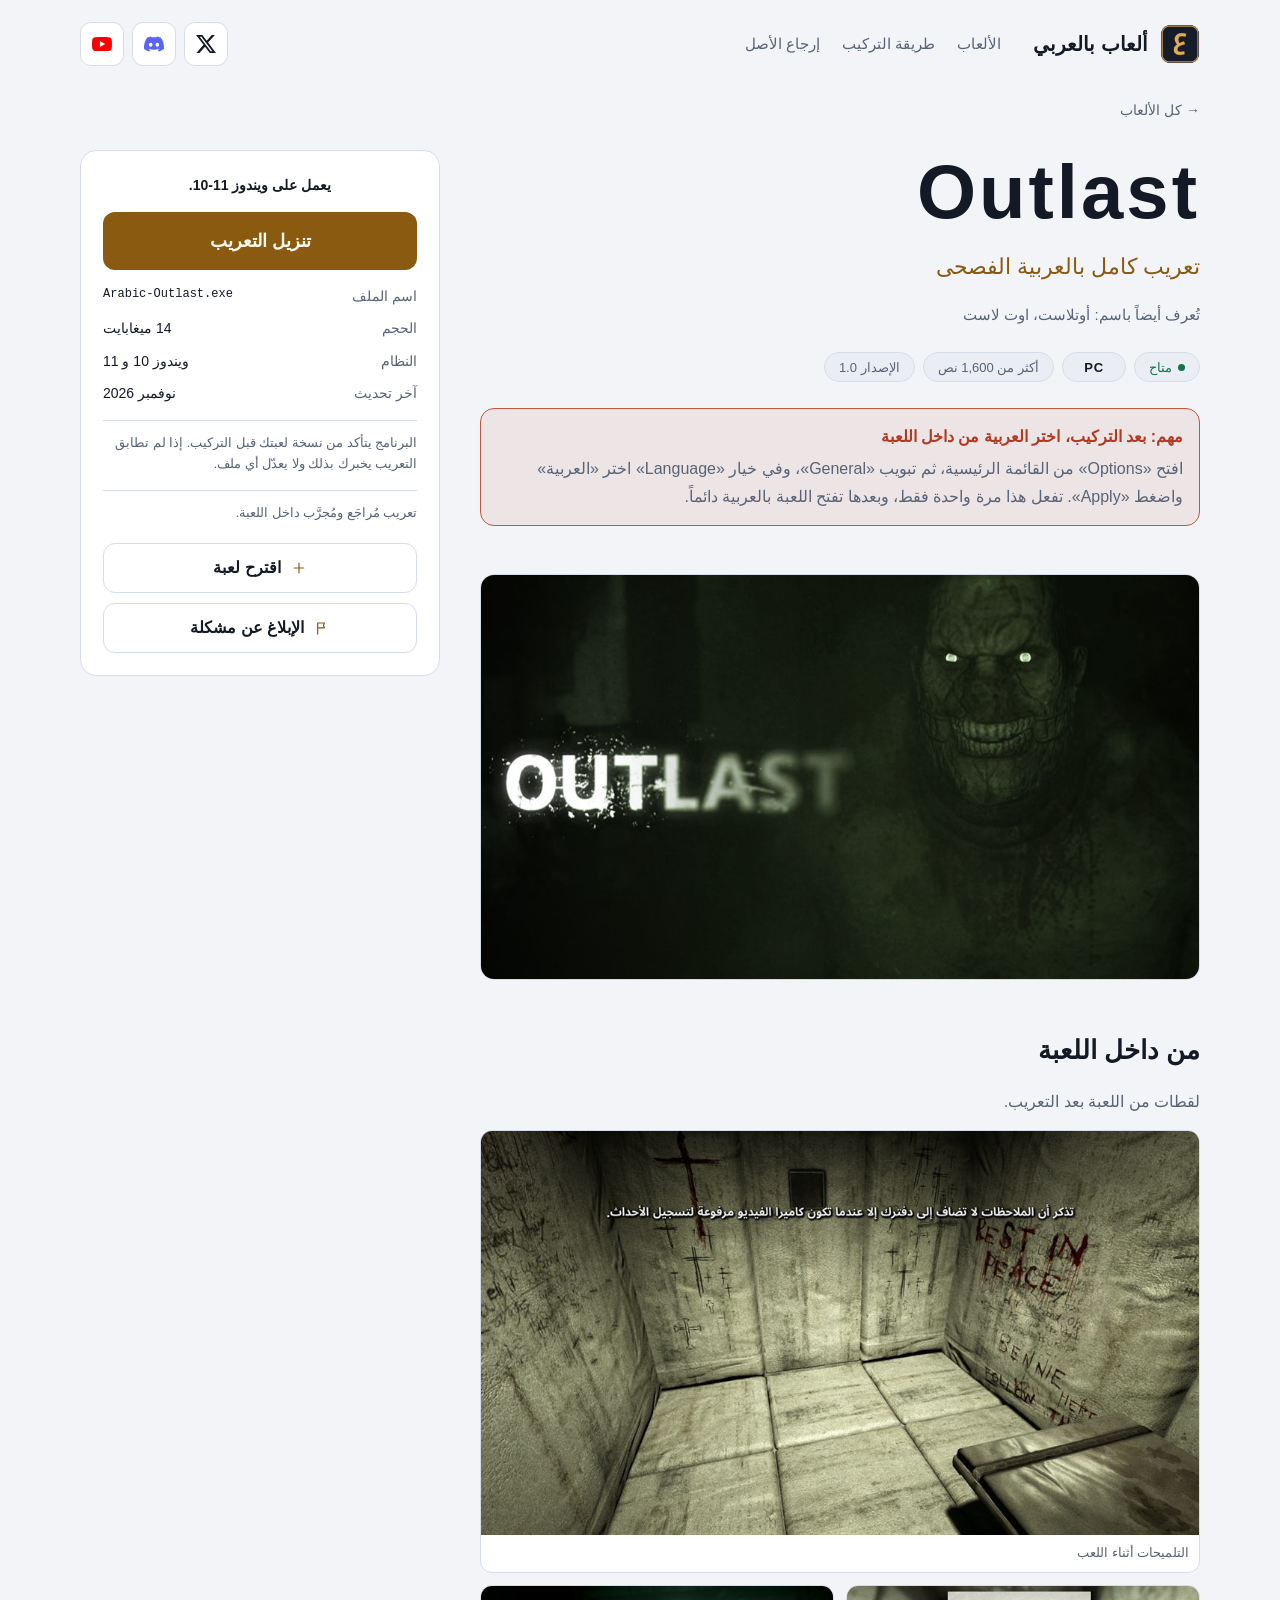
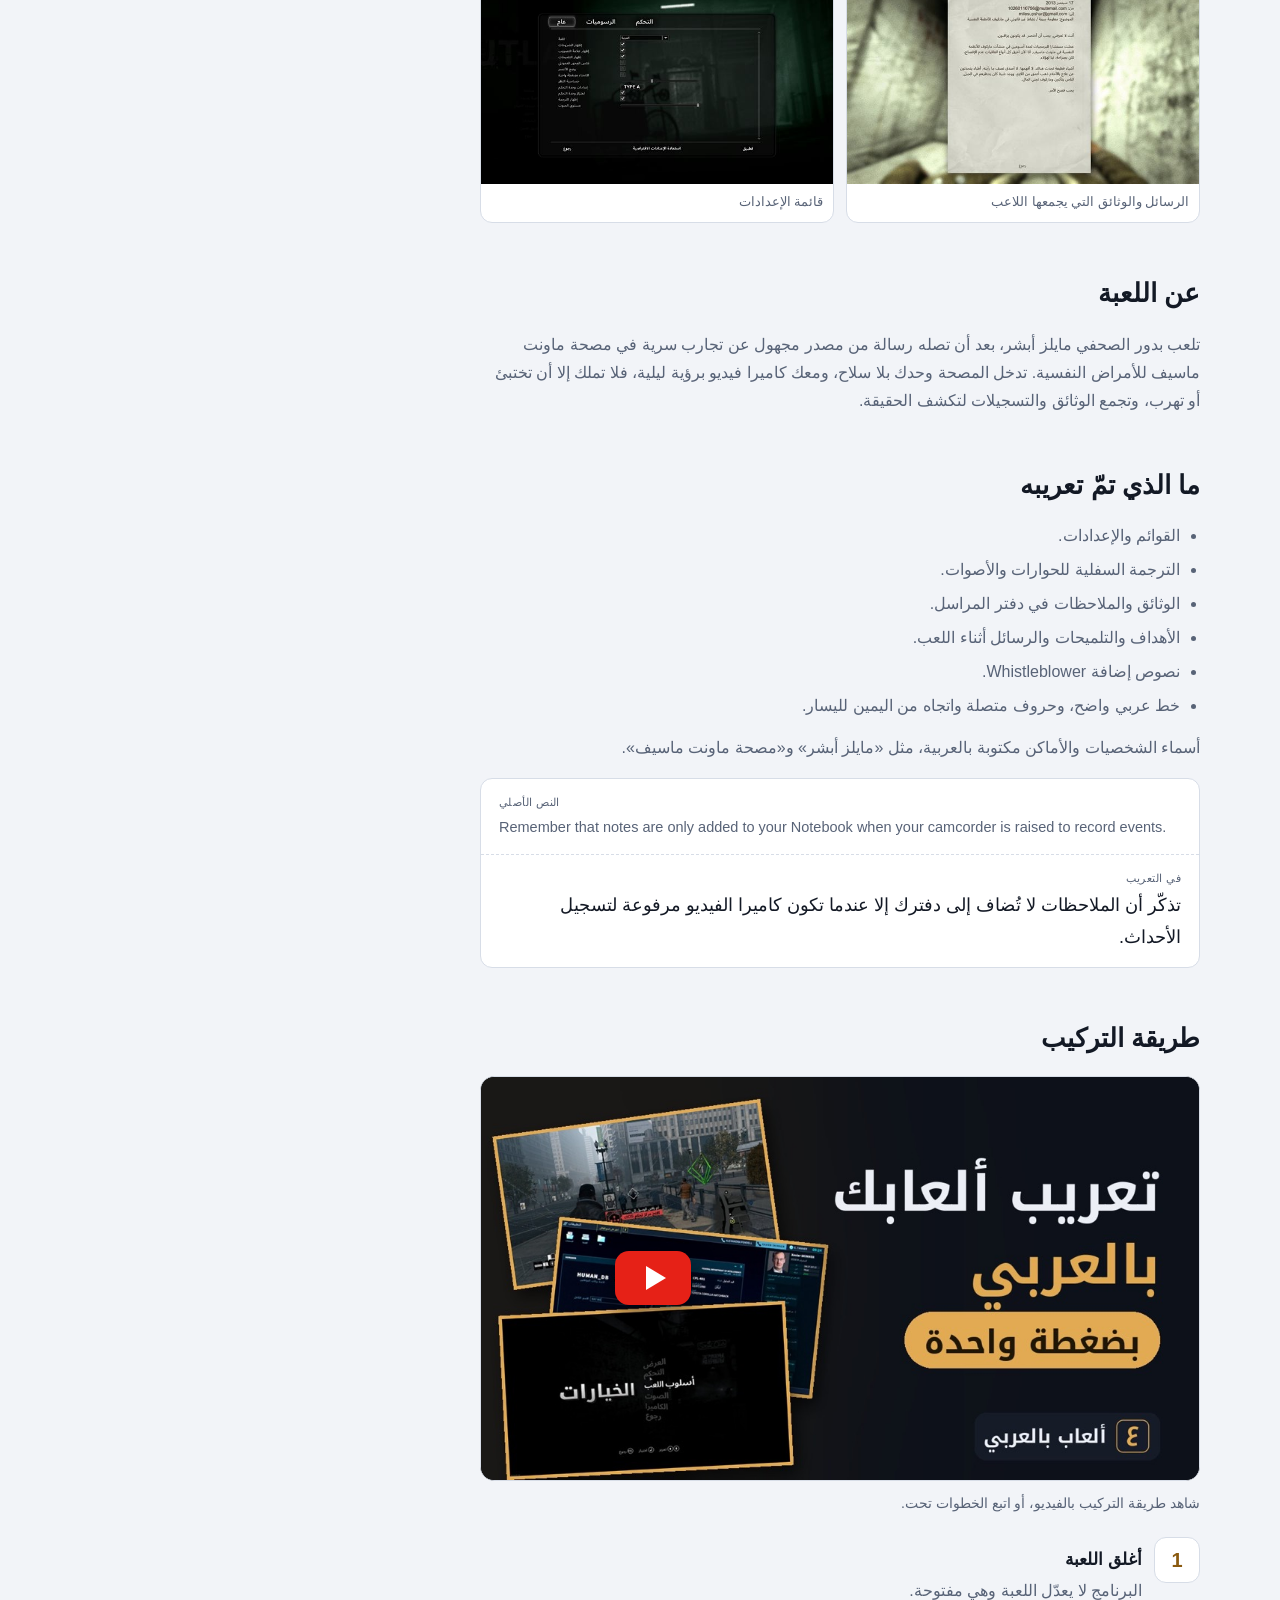
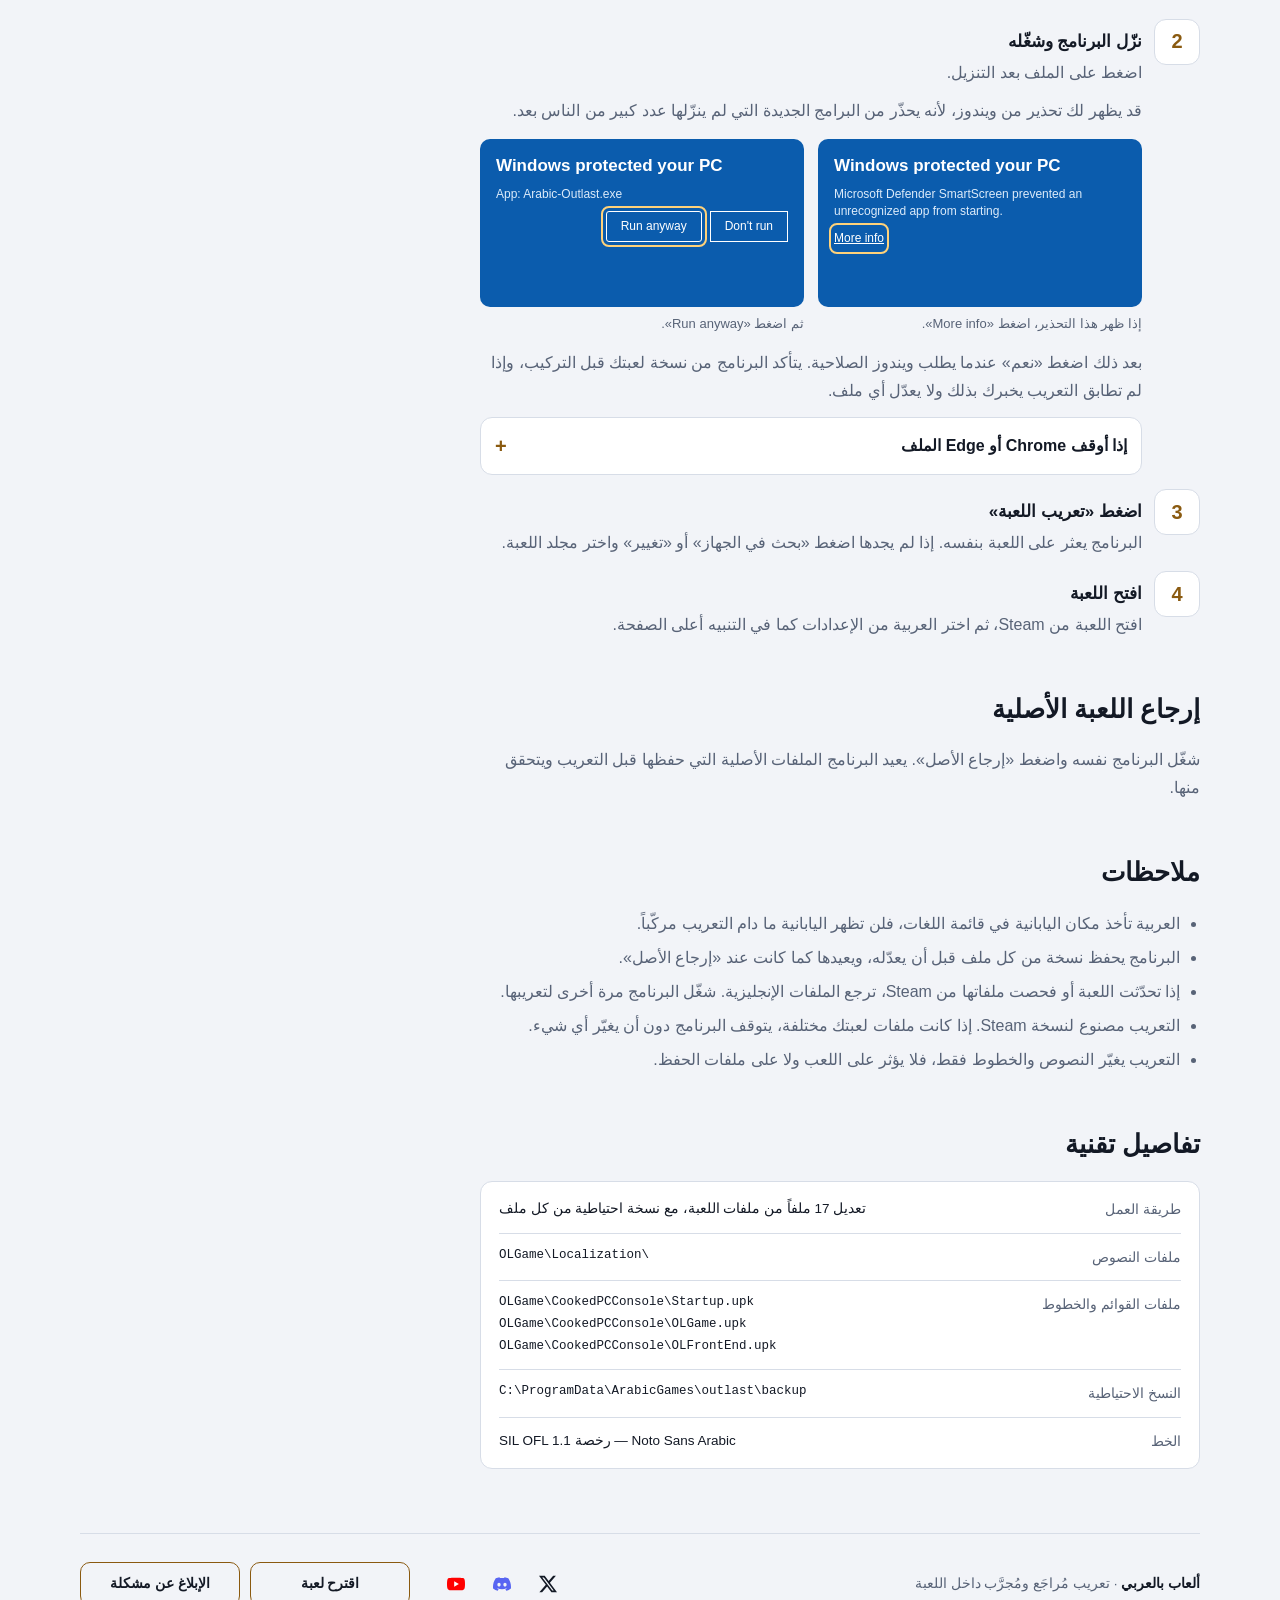
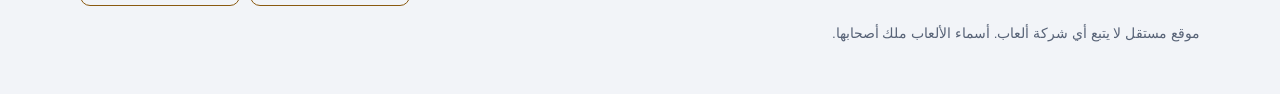
<file: outlast.html>
<!doctype html>
<html lang="ar" dir="rtl">
<head>
<meta charset="utf-8">
<meta http-equiv="Content-Security-Policy" content="default-src 'none'; script-src 'sha256-Id8Sa9lHvQpv70yLuLrgS8saQPOXiOdCwPLp7Yqlmew=' 'sha256-ewUK3IPYGU3gF46hvFdsm5bOvynYOuCXVG4b3wqlys8=' 'sha256-vcinfW8w1KXhrZvj4CvVC5i6HdQuYbBCxFpEJyH1vP8=' 'sha256-zt1bkCsZpDhOuX6rjFbiNNUeiNlAIwT4OBKmRXil8lE=' 'sha256-D0SnryFHbFcE3lDCmxs45RldMhnp5iyebAxpOahPNMg=' https://gc.zgo.at/count.v5.js; style-src 'sha256-jWk+GAdHq3davpRCIhB8/OUvMDRHdzLliEH2BF9lq6Y=' https://fonts.googleapis.com; font-src https://fonts.gstatic.com; img-src 'self' https://arabic-pc.goatcounter.com; connect-src https://arabic-pc.goatcounter.com; frame-src 'self' https://www.youtube-nocookie.com; base-uri 'none'; form-action 'none'">
<meta name="viewport" content="width=device-width, initial-scale=1, viewport-fit=cover">
<meta name="description" content="تعريب لعبة Outlast (أوتلاست، اوت لاست) كامل بالعربية الفصحى: القوائم والإعدادات والترجمة السفلية للحوارات والوثائق والملاحظات والأهداف، مع نصوص إضافة Whistleblower. يُركَّب ببرنامج صغير بضغطة واحدة ويُزال بضغطة واحدة.">
<link rel="icon" type="image/png" href="img/icon.png">
<meta property="og:title" content="تعريب Outlast (أوتلاست) بالعربية | ألعاب بالعربي">
<meta property="og:description" content="تعريب لعبة Outlast (أوتلاست، اوت لاست) كامل بالعربية الفصحى: القوائم والإعدادات والترجمة السفلية للحوارات والوثائق والملاحظات والأهداف، مع نصوص إضافة Whistleblower. يُركَّب ببرنامج صغير بضغطة واحدة ويُزال بضغطة واحدة.">
<link rel="canonical" href="https://arabic-pc.github.io/outlast.html">
<meta property="og:type" content="website">
<meta property="og:url" content="https://arabic-pc.github.io/outlast.html">
<meta property="og:image" content="https://arabic-pc.github.io/img/outlast-cover.jpg">
<meta name="twitter:card" content="summary_large_image">
<meta name="theme-color" content="#0D1119">
<meta name="google-site-verification" content="0khRUPTyk-3FLgudLrnjnzi9njk2wVIBT3IxozMUFL8">
<meta property="og:site_name" content="ألعاب بالعربي">
<script type="application/ld+json">{"@context": "https://schema.org", "@type": "BreadcrumbList", "itemListElement": [{"@type": "ListItem", "position": 1, "name": "ألعاب بالعربي", "item": "https://arabic-pc.github.io/"}, {"@type": "ListItem", "position": 2, "name": "تعريب Outlast", "item": "https://arabic-pc.github.io/outlast.html"}]}</script>
<title>تعريب Outlast (أوتلاست) بالعربية | ألعاب بالعربي</title>
<link rel="preconnect" href="https://fonts.googleapis.com"><link rel="preconnect" href="https://fonts.gstatic.com" crossorigin><link rel="stylesheet" href="https://fonts.googleapis.com/css2?family=IBM+Plex+Mono:wght@400;500&family=IBM+Plex+Sans+Arabic:wght@400;500;600;700&family=Noto+Kufi+Arabic:wght@500;600;700&display=swap">
<style>
/* تخطيط: عمود واحد من اليمين لليسار بعرض 1120px، رأس صغير، بطل مقسوم (نص + نافذة البرنامج)، ثم شبكة ألعاب */
:root {
  --bg: #0D1119;
  --surface: #151B27;
  --surface-2: #1C2433;
  --line: #273145;
  --fg: #ECEFF5;
  --muted: #8F99AE;
  --gold: #E2AA52;
  --gold-ink: #1E1606;
  --ok: #46C48C;
  --danger: #E07A62;
  --pause: #F2994A;
  --info: #6C9EF0;
  --scan: rgba(226, 170, 82, .06);

  --f-display: "Noto Kufi Arabic", "IBM Plex Sans Arabic", "Segoe UI", Tahoma, sans-serif;
  --f-body: "IBM Plex Sans Arabic", "Segoe UI", Tahoma, sans-serif;
  --f-mono: "IBM Plex Mono", ui-monospace, Consolas, monospace;

  --r: 14px;
  --wrap: 1120px;
  --t-fast: .15s;
  --ease: cubic-bezier(.16, 1, .3, 1);
  color-scheme: dark;
}
@media (prefers-color-scheme: light) {
  :root:not([data-theme="dark"]) {
    --bg: #F2F4F8; --surface: #FFFFFF; --surface-2: #EAEEF4; --line: #D7DDE7;
    --fg: #131925; --muted: #586377; --gold: #8A5A10; --gold-ink: #FFF9EE;
    --ok: #14734A; --danger: #B23A22; --pause: #9A4E0C; --info: #2F67C7; --scan: rgba(169, 113, 26, .07);
    color-scheme: light;
  }
}
:root[data-theme="light"] {
  --bg: #F2F4F8; --surface: #FFFFFF; --surface-2: #EAEEF4; --line: #D7DDE7;
  --fg: #131925; --muted: #586377; --gold: #8A5A10; --gold-ink: #FFF9EE;
  --ok: #14734A; --danger: #B23A22; --pause: #9A4E0C; --info: #2F67C7; --scan: rgba(169, 113, 26, .07);
  color-scheme: light;
}

* { box-sizing: border-box; }
body { margin: 0; background: var(--bg); color: var(--fg); font-family: var(--f-body); font-size: 16px; line-height: 1.75; }
.page { padding-inline: 20px; padding-block: 0 48px; }
.wrap { max-width: var(--wrap); margin-inline: auto; }
a { color: inherit; }
:focus-visible { outline: 2px solid var(--gold); outline-offset: 3px; border-radius: 6px; }
.ltr { direction: ltr; unicode-bidi: isolate; }
.mono { font-family: var(--f-mono); font-size: .86em; }
h1, h2, h3 { text-wrap: balance; margin: 0; }
p { margin: 0; }

/* الرأس */
.top { display: flex; align-items: center; justify-content: space-between; gap: 16px; padding-block: 22px; }
.brand { display: flex; align-items: center; gap: 12px; text-decoration: none; }
.mark { display: block; flex: none; width: 40px; height: 40px; }   /* شعار الموقع الأصلي img/icon.png */
.brand b { font-family: var(--f-display); font-size: 20px; font-weight: 600; }
.nav { display: flex; gap: 22px; font-size: 15px; color: var(--muted); }
.nav a { display: inline-flex; align-items: center; min-height: 44px; text-decoration: none; transition: color var(--t-fast); }
.nav a:hover { color: var(--fg); }

/* حسابات التواصل */
.soc { display: flex; gap: 8px; }
.soc-btn { width: 44px; height: 44px; border-radius: 11px; border: 1px solid var(--line); background: var(--surface); display: grid; place-items: center; color: var(--fg); text-decoration: none; transition: border-color .15s, color .15s; }
.soc-btn:hover { border-color: var(--gold); }
.ic { display: block; width: 20px; height: 20px; }
.ic-x { color: var(--fg); }
.top { flex-wrap: nowrap; }
.top .brand { margin-inline-end: 16px; }
.top .soc { margin-inline-start: auto; }
.community { display: grid; grid-template-columns: repeat(3, minmax(0, 1fr)); gap: 16px; }
.community .comm { grid-template-columns: auto 1fr; }
.community .comm-go { grid-column: 2; }
.comm { display: grid; grid-template-columns: auto 1fr auto; gap: 16px; align-items: center; padding: 20px 22px; background: var(--surface); border: 1px solid var(--line); border-radius: var(--r); text-decoration: none; transition: border-color .2s, transform .2s; }
@media (hover: hover) {
  .comm:hover { border-color: var(--gold); transform: translateY(-2px); }
}
.comm-ic { width: 52px; height: 52px; border-radius: 14px; background: var(--surface-2); border: 1px solid var(--line); display: grid; place-items: center; color: var(--gold); }
.comm-ic .ic { width: 26px; height: 26px; }
.comm-t { display: grid; gap: 4px; min-width: 0; }
.comm-t b { font-size: 17px; }
.comm-t span { color: var(--muted); font-size: 14px; }
.comm-go { color: var(--gold); font-weight: 600; font-size: 14.5px; white-space: nowrap; }
.foot-soc { display: inline-flex; align-items: center; flex-wrap: wrap; gap: 2px; }
.foot-soc a { display: inline-flex; align-items: center; justify-content: center; min-width: 44px; min-height: 44px; border: 1px solid transparent; border-radius: 11px; color: var(--fg); text-decoration: none; transition: color var(--t-fast), border-color .15s; }
.foot-soc .ic { width: 18px; height: 18px; }
.foot-btns { display: flex; flex: 1 1 330px; gap: 10px; }   /* زرّين متساويين: اقترح لعبة والإبلاغ عن مشكلة */
.foot-soc .foot-rep { flex: 1 1 0; min-width: 160px; padding-inline: 14px; border: 1px solid var(--gold); border-radius: 10px; font-weight: 600; text-align: center; transition: background .15s; }
.foot-soc > a:nth-child(3) { margin-inline-end: 22px; }   /* مسافة بين الأيقونات والزرّين: الأيقونات أبعد شوي لليمين */
@media (max-width: 520px) {
  .foot-soc > a:first-child { margin-inline-start: -13px; }   /* الأيقونة الأولى تحاذي حافة النص من اليمين */
  .foot-soc { display: flex; width: 100%; }
  .foot-soc .foot-rep { min-width: 0; padding-inline: 8px; }
}
.foot-soc .foot-rep:hover { background: var(--surface-2); }
.foot-soc a:hover { color: var(--gold); }
.foot-soc a:not(.foot-rep):hover { border-color: var(--gold); color: var(--fg); }
.dl-note a { color: var(--gold); }

/* الأزرار */
.btn { display: inline-flex; align-items: center; justify-content: center; gap: 10px; min-height: 50px; padding-inline: 26px;
  border-radius: 12px; font: 600 16px/1 var(--f-body); text-decoration: none; border: 1px solid var(--line);
  background: var(--surface-2); color: var(--fg); cursor: pointer; transition: background var(--t-fast), filter var(--t-fast), transform var(--t-fast); }
.btn:hover { background: var(--line); }
.btn.gold { background: var(--gold); color: var(--gold-ink); border-color: transparent; }
.btn.gold:hover { filter: brightness(1.08); }
.btn:active { transform: translateY(1px); }

/* شارات */
.chips { display: flex; flex-wrap: wrap; gap: 8px; }
.chip { display: inline-flex; align-items: center; justify-content: center; gap: 6px; min-width: 64px; height: 30px; font-size: 13px; line-height: 1; padding: 0 14px; border-radius: 999px; border: 1px solid var(--line); background: var(--surface-2); color: var(--muted); white-space: nowrap; }
.chip.pc { color: var(--fg); font-weight: 700; letter-spacing: .06em; direction: ltr; }
.chip.on { color: var(--ok); }
.chip.upcoming { color: var(--gold); }
.chip.upcoming::before { content: ""; width: 7px; height: 7px; border-radius: 50%; background: var(--gold); }
.game.upcoming:hover { border-color: var(--line); transform: none; }
.game-when { color: var(--gold); font-weight: 600; font-size: 14.5px; }
.chip.on::before { content: ""; width: 7px; height: 7px; border-radius: 50%; background: var(--ok); }

/* الأقسام */
section { padding-block: 56px 8px; }
.eyebrow { font-size: 13px; letter-spacing: .04em; color: var(--gold); font-weight: 600; }
.sec-head { display: flex; align-items: end; justify-content: space-between; gap: 16px; flex-wrap: wrap; margin-block-end: 24px; }
.sec-head h2 { font-family: var(--f-display); font-size: clamp(26px, 4vw, 34px); font-weight: 600; line-height: 1.3; }
.lead { color: var(--muted); max-width: 62ch; }

/* نافذة البرنامج المصغّرة */
.app { background: var(--surface); border: 1px solid var(--line); border-radius: 16px; padding: 18px; display: grid; gap: 12px;
  box-shadow: 0 30px 60px -30px rgba(0,0,0,.55); max-width: 100%; }
.app-top { display: flex; justify-content: space-between; align-items: start; }
.app-brand { font-size: 12px; color: var(--gold); font-weight: 600; }
.app-title { font-size: 20px; font-weight: 700; }
.app-dots { display: flex; flex: none; gap: 10px; color: var(--muted); font-size: 14px; white-space: nowrap; }
.app-card { background: var(--surface-2); border: 1px solid var(--line); border-radius: 12px; padding: 12px 14px; min-width: 0; }
.app-label { font-size: 11px; color: var(--muted); }
.app-path { font-family: var(--f-mono); font-size: 12px; direction: ltr; text-align: right; overflow: hidden; text-overflow: ellipsis; white-space: nowrap; }
.app-status { display: flex; align-items: center; gap: 10px; font-weight: 700; font-size: 15px; }
.dot { width: 14px; height: 14px; border-radius: 50%; background: var(--info); box-shadow: 0 0 0 5px color-mix(in srgb, var(--info) 22%, transparent); flex: none; transition: background .18s, box-shadow .18s; }
/* الجملتان في نفس المكان عشان طول النافذة ما يتغير */
.app-msg { display: grid; font-size: 12.5px; color: var(--muted); margin-block-start: 4px; }
.app .app-msg span, .app.running .app-msg span { display: block; grid-area: 1 / 1; transition: opacity .2s; }
.app .app-msg .s0, .app .app-msg .s1, .app.running .app-msg .s2, .app.ready .app-msg .s2 { opacity: 0; }
.app.running .app-msg .s1, .app.ready .app-msg .s0 { opacity: 1; }
.bar { height: 7px; border-radius: 99px; background: var(--line); overflow: hidden; margin-block-start: 12px; display: flex; justify-content: flex-start; }
.bar i { display: block; height: 100%; width: 100%; background: var(--gold); border-radius: 99px; }
.bar-meta { display: flex; justify-content: space-between; font-size: 11.5px; color: var(--muted); margin-block-start: 6px; }
.bar-meta b { color: var(--fg); font-family: var(--f-mono); font-weight: 500; }
.app-btns { display: grid; grid-template-columns: 1.6fr 1fr 1.1fr; gap: 8px; }
.app-btns > span { border-radius: 10px; text-align: center; padding-block: 10px; font-size: 13px; font-weight: 600; background: var(--surface-2); border: 1px solid var(--line); }
.app-btns > .off { color: var(--muted); transition: background .2s, color .2s, border-color .2s, transform .12s, filter .12s; }
.app.ready .app-btns > .go { background: var(--gold); color: var(--gold-ink); border-color: transparent; }
.app.press .app-btns > .go { transform: scale(.95); filter: brightness(.9); }
.app-foot { display: flex; justify-content: space-between; font-size: 11px; color: var(--muted); border-top: 1px solid var(--line); padding-top: 10px; }

/* حالة نافذة البرنامج: تبدأ "جارٍ التركيب" ثم تتحول للنجاح (يتحكم بها سكربت صغير؛ بدون سكربت تظهر حالة النجاح) */
.app .s0, .app .s1 { display: none; }
.app.ready .s0 { display: block; }
.app.ready .s2 { display: none; }
.app.ready .bar, .app.ready .bar-meta { visibility: hidden; }
#mockName, #mockPath, #mockVer { transition: opacity .2s ease; }
.app.swap #mockName, .app.swap #mockPath, .app.swap #mockVer { opacity: 0; }
.app.running .s1 { display: block; }
.app.running .s2 { display: none; }
.app:not(.running):not(.ready) .dot { background: var(--ok); box-shadow: 0 0 0 5px color-mix(in srgb, var(--ok) 22%, transparent); }

/* البطل */
.hero { display: grid; grid-template-columns: 1.15fr 1fr; gap: 48px; align-items: center; padding-block: 40px 24px; }
.hero > * { min-width: 0; }
.hero h1 { font-family: var(--f-display); font-weight: 700; font-size: clamp(42px, 7vw, 72px); line-height: 1.35; margin-block: 10px 18px; }
.hero h1 em { font-style: normal; color: var(--gold); }
.hero .lead { font-size: 18px; }
.hero-cta { display: flex; flex-wrap: wrap; gap: 12px; margin-block: 28px 18px; }
.hero-note { font-size: 13.5px; color: var(--muted); display: flex; gap: 8px; align-items: center; }
.hero-note::before { content: ""; width: 8px; height: 8px; border-radius: 50%; background: var(--ok); flex: none; }

/* بطاقات الألعاب */
.games { display: grid; grid-template-columns: repeat(auto-fill, minmax(min(300px, 100%), 1fr)); gap: 20px; }
.game { display: grid; grid-template-rows: auto 1fr; text-decoration: none; background: var(--surface); border: 1px solid var(--line); border-radius: var(--r); overflow: hidden; transition: border-color .2s, transform .2s; }
@media (hover: hover) {
  .game:hover { border-color: var(--gold); transform: translateY(-2px); }
}
.art { position: relative; aspect-ratio: 16 / 9; max-width: 100%; padding: 16px 18px; display: flex; flex-direction: column; justify-content: space-between; overflow: hidden;
  background: repeating-linear-gradient(0deg, var(--scan) 0 1px, transparent 1px 4px), linear-gradient(160deg, var(--surface-2), var(--bg)); }
.art .term { font-family: var(--f-mono); font-size: 12px; color: var(--gold); direction: ltr; text-align: left; line-height: 1.6; opacity: .9; }
.art .term span { color: var(--muted); }
.art .name { font-family: var(--f-body); font-weight: 700; font-size: 30px; letter-spacing: .04em; direction: ltr; text-align: left; }
.game-body { padding: 16px 18px 18px; display: grid; grid-template-rows: auto 1fr auto auto; gap: 12px; }
.game-body p { color: var(--muted); font-size: 14.5px; }
.game-go { color: var(--gold); font-weight: 600; font-size: 14.5px; }
.art.shot { background: var(--bg); padding: 0; justify-content: flex-end; }
.art.shot img { position: absolute; inset: 0; width: 100%; height: 100%; object-fit: cover; }
.art.shot::after { content: ""; position: absolute; inset: 0; background: linear-gradient(0deg, rgba(8,11,17,.92) 0%, rgba(8,11,17,.35) 45%, rgba(8,11,17,0) 70%); }
.art.shot.cover { aspect-ratio: 16 / 9; }
.art.shot.cover::after { display: none; }
.game-name { font-size: 19px; font-weight: 700; direction: ltr; text-align: right; }
.art.shot .name { position: relative; z-index: 1; padding: 14px 18px; color: #F2F4F8; }
.plat { display: flex; flex-wrap: wrap; gap: 8px; align-items: center; font-size: 13px; color: var(--muted); border-top: 1px solid var(--line); padding-top: 12px; }
.plat b { font-weight: 600; color: var(--fg); font-size: 13px; padding: 2px 10px; border-radius: 6px; background: var(--surface-2); border: 1px solid var(--line); }
.g-shot { margin: 22px 0 0; border-radius: 14px; overflow: hidden; border: 1px solid var(--line); background: var(--surface); }
.g-shot img { display: block; width: 100%; height: auto; aspect-ratio: 16 / 9; object-fit: cover; }
.g-shot figcaption { font-size: 13px; color: var(--muted); padding: 10px 14px; }
/* معرض اللقطات */
.gallery { display: grid; grid-template-columns: repeat(2, minmax(0, 1fr)); gap: 12px; margin-block-start: 14px; }
.gallery figure:first-child, .gallery figure:last-child:nth-child(even) { grid-column: 1 / -1; }
.gallery figure { margin: 0; border-radius: 12px; overflow: hidden; border: 1px solid var(--line); background: var(--surface); }
.gallery img { display: block; width: 100%; aspect-ratio: 16 / 9; object-fit: cover; transition: transform .3s; }
.gallery .zoom { display: block; width: 100%; padding: 0; border: 0; background: none; cursor: zoom-in; overflow: hidden; }
@media (hover: hover) {
  .gallery .zoom:hover img { transform: scale(1.04); }
}
.gallery .zoom:focus-visible { outline-offset: -3px; }
.lb { position: fixed; inset: 0; z-index: 50; background: rgba(5,7,12,.92); display: flex; flex-direction: column; align-items: center; justify-content: center; gap: 12px; padding: 24px 16px; cursor: zoom-out; }
.lb[hidden] { display: none; }
.lb img { max-width: 100%; max-height: calc(100% - 60px); border-radius: 10px; box-shadow: 0 20px 60px rgba(0,0,0,.5); }
.lb p { color: #C9D0DD; font-size: 14px; }
.lb-x { position: absolute; top: calc(env(safe-area-inset-top, 0px) + 14px); left: 16px; width: 44px; height: 44px; border-radius: 50%; border: 1px solid rgba(255,255,255,.25); background: rgba(255,255,255,.08); color: #fff; font-size: 18px; cursor: pointer; }
.gallery figcaption { font-size: 12.5px; color: var(--muted); padding: 8px 10px; }
@media (max-width: 640px) { .gallery { grid-template-columns: 1fr; } }
/* لعبة واحدة متاحة: البطاقة تمتد أفقياً بدل أن تبقى وحيدة في الصف */
.games:has(> .game:only-child) { grid-template-columns: 1fr; }
.game:only-child { grid-template-columns: minmax(0, 1.1fr) minmax(0, 1fr); }
.game:only-child .art { aspect-ratio: auto; min-height: 230px; }
.game:only-child .game-body { align-content: center; padding: 24px 28px; }
.game:only-child .game-body p { font-size: 15.5px; }

.soon { display: flex; flex-wrap: wrap; gap: 10px; align-items: center; margin-block-start: 22px; color: var(--muted); font-size: 14px; }
.soon b { font-weight: 600; color: var(--fg); }

/* الخطوات */
.steps { display: grid; grid-template-columns: repeat(3, 1fr); gap: 20px; counter-reset: s; list-style: none; padding: 0; margin: 0; }
.steps li { background: var(--surface); border: 1px solid var(--line); border-radius: var(--r); padding: 22px; display: grid; gap: 8px; align-content: start; min-width: 0; }
.steps li::before { counter-increment: s; content: counter(s); font-family: var(--f-display); font-size: 34px; font-weight: 700; color: var(--gold); line-height: 1; }
.steps h3 { font-size: 18px; font-weight: 600; }
.steps p { color: var(--muted); font-size: 14.5px; }

/* الوعود */
.promises { display: grid; grid-template-columns: repeat(2, 1fr); gap: 0; border-top: 1px solid var(--line); }
.promises div { padding: 22px 4px; border-bottom: 1px solid var(--line); display: grid; gap: 6px; padding-inline-end: 28px; min-width: 0; }
.promises h3 { font-size: 17px; font-weight: 600; }
.promises p { color: var(--muted); font-size: 14.5px; }

/* الأسئلة */
.faq { display: grid; gap: 10px; max-width: 820px; }
.faq details { background: var(--surface); border: 1px solid var(--line); border-radius: 12px; padding: 4px 18px; transition: border-color .2s; }
@media (hover: hover) {
  .faq details:hover { border-color: var(--gold); }
}
.faq summary { cursor: pointer; font-weight: 600; padding-block: 14px; list-style: none; display: flex; justify-content: space-between; gap: 12px; }
.faq summary::after { content: "+"; color: var(--gold); font-size: 20px; line-height: 1; }
.faq details[open] summary::after { content: "−"; }
.faq summary::-webkit-details-marker { display: none; }
.faq details p { color: var(--muted); padding-block-end: 16px; font-size: 15px; }
.faq bdi { white-space: nowrap; }
.faq details p a { color: var(--fg); text-underline-offset: 3px; }

/* التذييل */
.foot { margin-block-start: 64px; padding-block: 28px 0; border-top: 1px solid var(--line); display: flex; align-items: center; justify-content: space-between; gap: 16px; flex-wrap: wrap; color: var(--muted); font-size: 13.5px; }
.foot strong { color: var(--fg); font-weight: 600; }

/* صفحة اللعبة */
.crumb { font-size: 14px; color: var(--muted); text-decoration: none; display: inline-flex; align-items: center; gap: 6px; min-height: 44px; transition: color var(--t-fast); }
.crumb:hover { color: var(--fg); }
.g-head { display: grid; grid-template-columns: 1fr 360px; gap: 40px; align-items: start; padding-block: 18px 0; }
.g-head > * { min-width: 0; }
.g-title { font-family: var(--f-body); font-weight: 700; font-size: clamp(44px, 8vw, 76px); letter-spacing: .04em; direction: ltr; text-align: right; line-height: 1.1; }
.g-sub { font-family: var(--f-display); font-size: 22px; color: var(--gold); margin-block: 6px 16px; }
.g-aka { margin-block: -8px 16px; color: var(--muted); font-size: 15px; }
.dl { position: sticky; top: calc(env(safe-area-inset-top, 0px) + 16px); background: var(--surface); border: 1px solid var(--line); border-radius: 16px; padding: 22px; display: grid; gap: 14px; }
.dl .btn { width: 100%; min-height: 58px; font-size: 18px; }
.dl dl { display: grid; grid-template-columns: auto 1fr; gap: 8px 14px; margin: 0; font-size: 14px; }
.dl dt { color: var(--muted); }
.dl dd { margin: 0; text-align: left; font-variant-numeric: tabular-nums; }
.dl-note { font-size: 12.5px; color: var(--muted); border-top: 1px solid var(--line); padding-top: 12px; }
.g-main { display: grid; gap: 8px; }
.g-main section { padding-block: 40px 0; }
.g-main h2 { font-family: var(--f-display); font-size: 26px; font-weight: 600; margin-block-end: 14px; }
.g-main p, .g-main li { color: var(--muted); }
.g-main ul { padding-inline-start: 20px; margin: 0; display: grid; gap: 6px; }

.sample { background: var(--surface); border: 1px solid var(--line); border-radius: 12px; overflow: hidden; margin-block-start: 16px; }
.sample div { padding: 14px 18px; }
.sample .en { direction: ltr; text-align: left; color: var(--muted); font-size: 14.5px; border-bottom: 1px dashed var(--line); }
.sample .ar { font-size: 18px; color: var(--fg); }
.sample .ar b { color: var(--gold); font-weight: 600; }
.sample small { display: block; font-size: 11px; color: var(--muted); letter-spacing: .04em; margin-block-end: 2px; }

.gsteps { list-style: none; counter-reset: s; padding: 0; margin: 0; display: grid; gap: 14px; }
.gsteps > li { display: grid; grid-template-columns: 44px 1fr; gap: 14px; align-items: start; }
.gsteps > li::before { counter-increment: s; content: counter(s); width: 44px; height: 44px; border-radius: 12px; border: 1px solid var(--line); display: grid; place-items: center; font-family: var(--f-display); font-weight: 700; color: var(--gold); font-size: 20px; background: var(--surface); }
.gsteps h3 { font-size: 17px; font-weight: 600; color: var(--fg); margin-block: 8px 2px; }
.gsteps > li > div { min-width: 0; }

/* رسم توضيحي لتحذير ويندوز */
.warn { display: grid; grid-template-columns: 1fr 1fr; gap: 14px; margin-block-start: 14px; }
.ss { background: #0B5CAD; color: #fff; border-radius: 10px; padding: 16px 16px 14px; direction: ltr; text-align: left; font-family: "Segoe UI", Tahoma, sans-serif; display: grid; gap: 8px; align-content: start; min-height: 168px; position: relative; min-width: 0; }
.ss-t { display: block; font-size: 17px; font-weight: 600; line-height: 1.35; }
.ss p { color: #DCEBFA !important; font-size: 12px; line-height: 1.45; }
.ss .more { color: #fff; text-decoration: underline; font-size: 12px; outline: 2px solid #FFD27A; outline-offset: 3px; border-radius: 3px; justify-self: start; }
.ss .row { display: flex; gap: 8px; justify-content: flex-end; margin-top: auto; }
.ss .row span { border: 1px solid #fff; padding: 4px 14px; font-size: 12px; }
.ss .row .hl { outline: 2px solid #FFD27A; outline-offset: 3px; border-radius: 3px; }
.ss-cap { font-size: 13px; color: var(--muted); margin-block-start: 6px; text-align: right; direction: rtl; }

.tech { background: var(--surface); border: 1px solid var(--line); border-radius: 12px; padding: 4px 18px; overflow-x: auto; }
.tech table { width: 100%; border-collapse: collapse; font-size: 14px; }
.tech td { padding: 11px 0; border-bottom: 1px solid var(--line); vertical-align: top; }
.tech tr:last-child td { border-bottom: 0; }
.tech td:first-child { color: var(--muted); padding-inline-end: 18px; white-space: nowrap; }
.tech td:last-child { direction: ltr; text-align: left; font-family: var(--f-mono); font-size: 12.5px; overflow-wrap: anywhere; }
.tl { display: block; }
.tl-ar { font-family: var(--f-body); font-size: 13.5px; }

.preview-note { font-size: 12.5px; color: var(--muted); background: var(--surface-2); border-radius: 8px; padding: 8px 12px; }

/* الوصول للتنزيل: زر أعلى الصفحة وشريط سفلي في الشاشات الصغيرة، وإرسال الرابط للكمبيوتر من الجوال */
#get { scroll-margin-top: 16px; }
p.dl-pc { margin: 0; font-size: 14px; font-weight: 600; color: var(--fg); text-align: center; }
.dl-jump-box, .to-get, .dl-bar { display: none; }
#dlSend { font-family: var(--f-body); }
#dlSend[hidden], .dl-sent[hidden] { display: none; }
.dl-sent { font-size: 13.5px; color: var(--muted); text-align: center; overflow-wrap: anywhere; }
.is-phone #dlBtn { background: var(--surface-2); color: var(--fg); border-color: var(--line); min-height: 50px; font-size: 16px; }

/* شرح تحذير ويندوز */
.warn-why { margin-block-start: 10px; }
.warn-next { margin-block-start: 14px; }
.warn-more { margin-block-start: 12px; background: var(--surface); border: 1px solid var(--line); border-radius: 12px; padding: 4px 14px; }
.warn-more summary { cursor: pointer; font-weight: 600; color: var(--fg); min-height: 48px; padding-block: 10px; line-height: 1.5; list-style: none; display: flex; align-items: center; justify-content: space-between; gap: 12px; }
.warn-more summary::after { content: "+"; color: var(--gold); font-size: 20px; line-height: 1; }
.warn-more[open] summary::after { content: "−"; }
.warn-more summary::-webkit-details-marker { display: none; }
.warn-more p { font-size: 14.5px; padding-block-end: 12px; }
.warn-more a { color: var(--fg); }
.warn-more bdi { white-space: nowrap; }

/* الحركة: انتقال بين الصفحات، وفتح الأسئلة والمكبّر، وإشارة الوصول لصندوق التنزيل */
@media (prefers-reduced-motion: no-preference) {
  @view-transition { navigation: auto; }
  ::view-transition-group(*) { animation-duration: .32s; animation-timing-function: var(--ease); }
  ::view-transition-old(root), ::view-transition-new(root) { animation-duration: .18s; }
  html:has(.hero) { scroll-behavior: smooth; }
  .lb:not([hidden]) { animation: fade-in .18s ease-out; }
  .lb:not([hidden]) img { animation: lb-img .24s var(--ease); }
  #get:target { animation: get-hit .9s ease-out; }
  @supports (interpolate-size: allow-keywords) {
    .faq details, .warn-more { interpolate-size: allow-keywords; }
    .faq details::details-content, .warn-more::details-content { block-size: 0; overflow: clip; transition: block-size .14s ease-in, content-visibility .14s allow-discrete; }
    .faq details[open]::details-content, .warn-more[open]::details-content { block-size: auto; transition: block-size .22s var(--ease), content-visibility .22s allow-discrete; }
  }
}
@media (prefers-reduced-motion: reduce) {
  .game, .comm, .gallery img, .yt img, .btn { transition-property: border-color, background, filter; }
  .comm:hover, .game:hover, .gallery .zoom:hover img, .yt:hover img, .btn:active { transform: none; }
}
@keyframes fade-in { from { opacity: 0; } }
@keyframes lb-img { from { transform: scale(.97); } }
@keyframes get-hit { from { box-shadow: 0 0 0 3px var(--gold); } to { box-shadow: 0 0 0 3px transparent; } }

/* نافذة البلاغ فوق الصفحة، وصفحة البلاغ لما تنعرض داخلها */
html:has(.rep-dlg[open]) { overflow: hidden; }
.rep-dlg { width: min(640px, 100% - 32px); max-width: none; height: min(780px, 100dvh - 48px); max-height: none; padding: 0; border: 1px solid var(--line); border-radius: 18px; background: var(--surface); color: var(--fg); overflow: hidden; }
.rep-dlg[open] { animation: rep-dlg-in .18s ease-out; }
.rep-dlg::backdrop { background: rgba(5, 7, 12, .62); }
.rep-dlg iframe { display: block; width: 100%; height: 100%; border: 0; }
.rep-dlg-x { position: absolute; top: 12px; inset-inline-end: 12px; z-index: 1; width: 44px; height: 44px; border-radius: 50%; border: 1px solid var(--line); background: var(--surface-2); color: var(--fg); font-size: 16px; cursor: pointer; }
.rep-dlg-x:hover { border-color: var(--gold); }
@keyframes rep-dlg-in { from { opacity: 0; transform: translateY(10px); } }
@media (prefers-reduced-motion: reduce) { .rep-dlg[open] { animation: none; } }
@media (max-width: 640px) {
  .rep-dlg { width: 100%; height: 92dvh; margin: auto 0 0; border-width: 1px 0 0; border-radius: 18px 18px 0 0; }
}
.embed body { background: var(--surface); }
.embed .page { padding: 0; }
.embed .top, .embed .crumb, .embed .foot { display: none; }
.embed .rep { max-width: none; padding: 0; }
.embed .rep-card { border: 0; border-radius: 0; padding: 22px 20px 20px; }
.embed .rep-title { padding-inline-end: 52px; font-size: 26px; }

/* رسم توضيحي لقائمة التنزيلات في Chrome وEdge */
.br { background: #292A2D; color: #E8EAED; border-radius: 10px; padding: 14px 16px; direction: ltr; text-align: left; font-family: "Segoe UI", Tahoma, sans-serif; display: grid; gap: 10px; align-content: start; box-shadow: 0 4px 14px rgba(0, 0, 0, .28); }
.br-edge { background: #2B2B2B; }
.br .row { display: flex; gap: 8px; justify-content: flex-end; align-items: center; }
.br .row + .row { margin-top: 2px; }
.br .row span { border: 1px solid #8A8D93; border-radius: 3px; padding: 4px 14px; font-size: 12px; color: #fff; display: inline-flex; align-items: center; min-height: 26px; box-sizing: border-box; }
.br .hl { outline: 2px solid #FFD27A; outline-offset: 3px; border-radius: 3px; }
.br .n { flex: none; width: 18px; height: 18px; margin-inline-start: 8px; border-radius: 50%; background: #FFD27A; color: #1B1B1B; font: 700 11px/18px "Segoe UI", Tahoma, sans-serif; text-align: center; }
.br-item { display: flex; align-items: center; gap: 10px; background: #3B3C40; border-radius: 10px; padding: 10px 10px 10px 12px; min-width: 0; }
.br-edge .br-item { background: #3D3D3D; }
.br-item > svg { flex: none; color: #F2B84B; }
.br-name { flex: 1; min-width: 0; display: grid; gap: 2px; font-size: 13px; }
.br-name b { font-weight: 600; overflow: hidden; text-overflow: ellipsis; white-space: nowrap; }
.br-name i { font-style: normal; font-size: 11.5px; line-height: 1.35; color: #F2C14E; overflow-wrap: anywhere; }
.br-dots { flex: none; display: inline-flex; color: #fff; padding: 2px 6px; }
.br-item .n { margin-inline-start: 2px; }
.br-step { display: grid; gap: 10px; border-top: 1px solid #55575C; padding-top: 12px; }
.br-title { display: block; margin-block: 4px 2px; font-size: 18px; font-weight: 700; color: var(--fg); }
@media (max-width: 400px) {
  .br { padding: 12px; }
  .br-item { padding: 8px; gap: 6px; }
  .br-item > svg { display: none; }
}

@media (max-width: 900px) {
  .hero, .g-head { grid-template-columns: 1fr; gap: 32px; }
  .dl { position: static; }
  .dl-jump-box { display: grid; gap: 8px; margin-block: 16px 6px; }
  .to-get { display: inline-flex; align-items: center; min-height: 44px; color: var(--fg); font-weight: 600; }
  .dl-bar { position: fixed; inset-inline: 0; bottom: 0; z-index: 20; display: flex; align-items: center; justify-content: space-between; gap: 12px; padding: 10px 16px calc(10px + env(safe-area-inset-bottom, 0px)); background: var(--surface); border-top: 1px solid var(--line); box-shadow: 0 -6px 20px rgba(0, 0, 0, .18); transform: translateY(110%); visibility: hidden; transition: transform .14s ease-in, visibility .14s; }
  .dl-bar.show { transform: none; visibility: visible; transition: transform .24s var(--ease); }
  .dl-bar .btn { flex: none; min-height: 46px; padding-inline: 20px; font-size: 15px; }
  .dl-bar-info { min-width: 0; display: grid; font-weight: 600; line-height: 1.35; }
  .dl-bar-info bdi { overflow: hidden; white-space: nowrap; text-overflow: ellipsis; }
  .dl-bar-info span { font-size: 12.5px; font-weight: 400; color: var(--muted); }
}
@media (max-width: 900px) and (prefers-reduced-motion: reduce) {
  .dl-bar, .dl-bar.show { transition: none; }
}
@media (max-width: 640px) {
  .app-title { min-height: 3.5em; line-height: 1.75; }
}
@media (max-width: 900px) {
  html { scroll-padding-bottom: 90px; }
}
@media (max-width: 480px) {
  .tech tr { display: block; padding-block: 11px; border-bottom: 1px solid var(--line); }
  .tech tr:last-child { border-bottom: 0; }
  .tech td { display: block; padding: 0; border-bottom: 0; }
  .tech td:first-child { white-space: normal; padding-inline-end: 0; margin-block-end: 2px; }
  .tech td:last-child { text-align: right; }
}
@media (max-width: 400px) {
  .brand { gap: 8px; }
  .brand b { font-size: 18px; }
  .soc { gap: 4px; }
  .top .brand { margin-inline-end: 0; }
}
@media (max-width: 360px) {
  .top { column-gap: 8px; }
  .brand { gap: 6px; }
  .brand b { font-size: 16px; }
  .mark { width: 36px; height: 36px; }
  .soc { gap: 2px; }
}
@media (max-width: 900px) {
  .steps { grid-template-columns: 1fr; }
  .community { grid-template-columns: 1fr; }
}
@media (max-width: 640px) {
  .community { grid-template-columns: 1fr; }
  .comm { grid-template-columns: auto 1fr; }
  .comm-go { display: none; }
  .game:only-child { grid-template-columns: 1fr; }
  .game:only-child .art { min-height: 0; aspect-ratio: 16 / 8; }
  .top { flex-wrap: wrap; row-gap: 4px; padding-block: 14px 6px; }
  .top .nav { order: 3; width: 100%; justify-content: space-between; gap: 12px; border-top: 1px solid var(--line); }
  .crumb { display: none; }
  .promises { grid-template-columns: 1fr; }
  .warn { grid-template-columns: 1fr; }
  .page { padding-inline: 16px; }
}

/* فيديو طريقة التركيب: صورة أولاً، ويُحمَّل يوتيوب عند الضغط فقط */
.yt-wrap { margin-block: 6px 22px; }
.yt, .yt-frame { display:block; position:relative; width:100%; max-width:760px; aspect-ratio:16/9; border-radius:14px; overflow:hidden; border:1px solid var(--line); background:#000; padding:0; cursor:pointer; }
.yt img { width:100%; height:100%; object-fit:cover; display:block; transition:transform .3s ease, filter .3s ease; }
@media (hover: hover) {
  .yt:hover img { transform:scale(1.02); filter:brightness(.85); }
}
.yt-play { position:absolute; top:50%; left:24%; transform:translate(-50%,-50%); width:76px; height:54px; border-radius:14px; background:#E62117; box-shadow:0 6px 24px rgba(0,0,0,.45); }
.yt-play::after { content:""; position:absolute; inset:0; margin:auto; width:0; height:0; border-style:solid; border-width:12px 0 12px 20px; border-color:transparent transparent transparent #fff; transform:translateX(3px); }
.yt:focus-visible { outline:2px solid var(--gold); outline-offset:3px; }
.yt-cap { margin-block-start:10px; color:var(--muted); font-size:14px; }
.yt-mini { display:flex; align-items:center; gap:14px; max-width:760px; margin-block-start:12px; padding:8px; border:1px solid var(--line); border-radius:12px; background:var(--surface); color:var(--fg); text-decoration:none; transition:border-color .2s ease; }
.yt-mini:hover { border-color:var(--gold); }
.yt-mini:focus-visible { outline:2px solid var(--gold); outline-offset:3px; }
.yt-mini-img { position:relative; flex:none; width:150px; aspect-ratio:16/9; border-radius:8px; overflow:hidden; background:#000; }
.yt-mini-img img { width:100%; height:100%; object-fit:cover; display:block; }
.yt-mini .yt-play { left:50%; width:38px; height:27px; border-radius:8px; }
.yt-mini .yt-play::after { border-width:6px 0 6px 11px; transform:translateX(2px); }
.yt-mini-txt { display:flex; flex-direction:column; gap:3px; min-width:0; }
.yt-mini-txt i { font-style:normal; font-size:12px; font-weight:700; color:var(--gold-ink); background:var(--gold); border-radius:999px; padding:1px 10px; align-self:flex-start; }
.yt-mini[data-show="b"] .yt-mini-txt i { display:none; }
.yt-mini-txt b { font-size:16px; }
.yt-mini-txt small { color:var(--muted); font-size:13px; }

@media (max-width:600px){ .yt-play { width:56px; height:40px; border-radius:11px; } .yt-play::after { border-width:9px 0 9px 15px; } }
#how .yt-wrap { margin: 0; }
#how .yt { max-width: none; }
.how-grid { display: grid; grid-template-columns: minmax(0, 1.5fr) minmax(0, 1fr); gap: 24px; align-items: start; }
.how-grid .steps { grid-template-columns: 1fr; gap: 10px; }
.how-grid .steps li { grid-template-columns: auto 1fr; column-gap: 14px; row-gap: 2px; padding: 14px 16px; }
.how-grid .steps li::before { grid-row: span 2; font-size: 26px; }
.how-grid .steps h3 { font-size: 16.5px; }
@media (max-width: 900px) {
  .how-grid { grid-template-columns: 1fr; }
}

/* تنبيه مهم في صفحة اللعبة */
.alert { margin-block: 18px; padding: 14px 16px; border-radius: var(--r); border: 1px solid #C2563F; background: rgba(194, 86, 63, .1); }
.alert b { display: block; margin-block-end: 4px; color: var(--danger); }
.alert p { margin: 0; }
.credit { padding: 14px 16px; border-radius: var(--r); background: var(--surface); border: 1px solid var(--line); }
.game.upcoming .art.shot img { object-position: center top; }
.names-note { margin-block-start: 14px; }
.mock-slot { max-width: 460px; margin-block-start: 14px; }

/* زر «الإبلاغ عن مشكلة» في آخر صندوق التنزيل: ثانوي بإطار رفيع، أخف من زر التنزيل */
.btn-report { display: flex; align-items: center; justify-content: center; gap: 10px; min-height: 50px; margin-block-start: 4px; border-radius: 12px; border: 1px solid var(--line); color: var(--fg); font-size: 16px; font-weight: 600; text-decoration: none; transition: border-color .15s, background .15s; }
.btn-report svg { color: var(--gold); flex: none; }
.btn-report:hover { border-color: var(--gold); background: var(--scan); }
.btn-report + .btn-report { margin-block-start: -4px; }   /* زرّين تحت بعض: المسافة بينهم 10 بكسل */

/* صفحة الإبلاغ عن مشكلة */
.rep { max-width: 720px; margin-inline: auto; padding-block: 18px 0; }
.rep [hidden] { display: none !important; }
.rep-card { background: var(--surface); border: 1px solid var(--line); border-radius: 18px; padding: 36px 36px 30px; }
.rep-form { display: grid; gap: 26px; }
.rep-title { font-family: var(--f-display); font-weight: 700; font-size: clamp(28px, 5vw, 36px); line-height: 1.4; }
.rep-sub { color: var(--muted); margin-block-start: -16px; }
.fld { display: grid; gap: 10px; min-width: 0; }
.fld > span { font-weight: 700; font-size: 17px; }
.req { color: var(--gold); }
.fld input, .fld select, .fld textarea { width: 100%; font: 400 16.5px/1.6 var(--f-body); color: var(--fg); background: var(--surface-2); border: 1px solid var(--line); border-radius: 12px; padding: 14px 18px; transition: border-color .15s; }
.fld select { min-height: 58px; cursor: pointer; appearance: none; padding-inline-end: 42px; }
.fld:has(select) { position: relative; }
.fld:has(select)::after { content: ""; position: absolute; inset-inline-end: 20px; bottom: 25px; width: 9px; height: 9px; border: solid var(--muted); border-width: 0 2px 2px 0; transform: rotate(45deg); pointer-events: none; }
.fld textarea { resize: vertical; min-height: 130px; }
.fld input:focus, .fld select:focus, .fld textarea:focus { outline: 2px solid var(--gold); outline-offset: 1px; border-color: var(--gold); }
.fld input::placeholder, .fld textarea::placeholder { color: var(--muted); opacity: 1; }
.fld-hint { font-size: 13px; color: var(--muted); margin-block-start: -2px; }
.hp { position: absolute; inset-inline-start: -10000px; width: 1px; height: 1px; overflow: hidden; }
.cf-turnstile { min-height: 65px; }
.rep-send { width: 100%; min-height: 62px; font-size: 19px; font-weight: 700; }
.rep-send[disabled] { opacity: .6; cursor: wait; }
.rep-msg { color: var(--danger); font-weight: 500; margin-block-end: -10px; }
.rep-msg:empty { display: none; }
.rep-alt { color: var(--muted); font-size: 14.5px; }
.rep-alt a { color: var(--gold); text-decoration: none; }
.rep-alt a:hover { text-decoration: underline; }
.rep-done { max-width: 560px; margin-inline: auto; display: grid; justify-items: center; gap: 14px; text-align: center; padding-block: 52px 46px; }
.rep-done:focus { outline: none; }
.rep-ok { width: 88px; height: 88px; border-radius: 50%; display: grid; place-items: center; color: var(--ok); background: rgba(70, 196, 140, .14); margin-block-end: 8px; }
.rep-done h2 { font-family: var(--f-display); font-size: clamp(24px, 4.5vw, 32px); font-weight: 700; }
.rep-done p { color: var(--muted); margin-block-end: 12px; }
.rep-back { min-width: 240px; background: transparent; }
.rep-id { display: grid; justify-items: center; gap: 4px; width: 100%; max-width: 380px; padding: 16px 18px; margin-block-end: 14px; border: 1px dashed var(--line); border-radius: 12px; background: var(--surface-2); }
.rep-id span { color: var(--muted); font-size: 14px; }
.rep-id b { font-family: var(--f-mono); font-size: 26px; font-weight: 500; letter-spacing: .14em; color: var(--gold); user-select: all; }
.rep-id small { color: var(--muted); font-size: 13px; line-height: 1.6; }
@media (max-width: 640px) {
  .rep-card { padding: 26px 18px 22px; }
}

@media (prefers-reduced-motion: no-preference) { .g-cover img { view-transition-name: cover-outlast; } }
</style>
</head>
<body>
<div class="page" dir="rtl" lang="ar">
<div class="wrap">

<header class="top">
  <a class="brand" href="index.html"><img class="mark" src="img/icon.png" alt="" width="40" height="40"><b>ألعاب بالعربي</b></a>
  <nav class="nav" aria-label="القائمة">
    <a href="index.html#games">الألعاب</a>
    <a href="#install">طريقة التركيب</a>
    <a href="#restore">إرجاع الأصل</a>
  </nav>
  <div class="soc"><a class="soc-btn" href="https://x.com/Arabic_PC" target="_blank" rel="noopener" aria-label="حسابنا في X"><svg class="ic ic-x" viewBox="0 0 24 24" aria-hidden="true"><path fill="currentColor" d="M18.901 1.153h3.68l-8.04 9.19L24 22.846h-7.406l-5.8-7.584-6.638 7.584H.474l8.6-9.83L0 1.154h7.594l5.243 6.932ZM17.61 20.644h2.039L6.486 3.24H4.298Z"/></svg></a><a class="soc-btn" href="https://discord.gg/qZZn2CJPyR" target="_blank" rel="noopener" aria-label="سيرفر ديسكورد"><svg class="ic" viewBox="0 0 24 24" aria-hidden="true"><path fill="#5865F2" d="M20.317 4.3698a19.7913 19.7913 0 00-4.8851-1.5152.0741.0741 0 00-.0785.0371c-.211.3753-.4447.8648-.6083 1.2495-1.8447-.2762-3.68-.2762-5.4868 0-.1636-.3933-.4058-.8742-.6177-1.2495a.077.077 0 00-.0785-.037 19.7363 19.7363 0 00-4.8852 1.515.0699.0699 0 00-.0321.0277C.5334 9.0458-.319 13.5799.0992 18.0578a.0824.0824 0 00.0312.0561c2.0528 1.5076 4.0413 2.4228 5.9929 3.0294a.0777.0777 0 00.0842-.0276c.4616-.6304.8731-1.2952 1.226-1.9942a.076.076 0 00-.0416-.1057c-.6528-.2476-1.2743-.5495-1.8722-.8923a.077.077 0 01-.0076-.1277c.1258-.0943.2517-.1923.3718-.2914a.0743.0743 0 01.0776-.0105c3.9278 1.7933 8.18 1.7933 12.0614 0a.0739.0739 0 01.0785.0095c.1202.099.246.1981.3728.2924a.077.077 0 01-.0066.1276 12.2986 12.2986 0 01-1.873.8914.0766.0766 0 00-.0407.1067c.3604.698.7719 1.3628 1.225 1.9932a.076.076 0 00.0842.0286c1.961-.6067 3.9495-1.5219 6.0023-3.0294a.077.077 0 00.0313-.0552c.5004-5.177-.8382-9.6739-3.5485-13.6604a.061.061 0 00-.0312-.0286zM8.02 15.3312c-1.1825 0-2.1569-1.0857-2.1569-2.419 0-1.3332.9555-2.4189 2.157-2.4189 1.2108 0 2.1757 1.0952 2.1568 2.419 0 1.3332-.9555 2.4189-2.1569 2.4189zm7.9748 0c-1.1825 0-2.1569-1.0857-2.1569-2.419 0-1.3332.9554-2.4189 2.1569-2.4189 1.2108 0 2.1757 1.0952 2.1568 2.419 0 1.3332-.946 2.4189-2.1568 2.4189Z"/></svg></a><a class="soc-btn" href="https://www.youtube.com/channel/UCnYWo-6GKKKt775nzAENU2Q" target="_blank" rel="noopener" aria-label="قناة يوتيوب"><svg class="ic" viewBox="0 0 24 24" aria-hidden="true"><path fill="#F00" d="M23.498 6.186a3.016 3.016 0 0 0-2.122-2.136C19.505 3.545 12 3.545 12 3.545s-7.505 0-9.377.505A3.017 3.017 0 0 0 .502 6.186C0 8.07 0 12 0 12s0 3.93.502 5.814a3.016 3.016 0 0 0 2.122 2.136c1.871.505 9.376.505 9.376.505s7.505 0 9.377-.505a3.015 3.015 0 0 0 2.122-2.136C24 15.93 24 12 24 12s0-3.93-.502-5.814z"/><path fill="#FFF" d="M9.545 15.568V8.432L15.818 12z"/></svg></a></div>
</header>

<a class="crumb" href="index.html#games">→ كل الألعاب</a>

<main>
  <div class="g-head">
    <div class="g-main">
      <h1 class="g-title">Outlast</h1>
      <div class="g-sub">تعريب كامل بالعربية الفصحى</div>
      <p class="g-aka">تُعرف أيضاً باسم: <bdi>أوتلاست</bdi>، <bdi>اوت لاست</bdi></p>
      <div class="chips"><span class="chip on">متاح</span><span class="chip pc">PC</span><span class="chip">أكثر من 1,600 نص</span><span class="chip">الإصدار 1.0</span></div>
      <div class="alert" role="note"><b>مهم: بعد التركيب، اختر العربية من داخل اللعبة</b><p>افتح «Options» من القائمة الرئيسية، ثم تبويب «General»، وفي خيار «Language» اختر «العربية» واضغط «Apply». تفعل هذا مرة واحدة فقط، وبعدها تفتح اللعبة بالعربية دائماً.</p></div>
      <div class="dl-jump-box">
        <a class="btn gold" id="dlJump" href="#get">تنزيل التعريب<svg viewBox="0 0 24 24" width="18" height="18" aria-hidden="true"><path d="M12 5v13m0 0-5.5-5.5M12 18l5.5-5.5" fill="none" stroke="currentColor" stroke-width="2" stroke-linecap="round" stroke-linejoin="round"/></svg></a>
        <p class="dl-pc">يعمل على ويندوز <bdi>10-11</bdi>.</p>
      </div>

      <figure class="g-shot g-cover"><img src="img/outlast-cover.jpg" srcset="img/outlast-cover-640.jpg 640w, img/outlast-cover-960.jpg 960w, img/outlast-cover.jpg 1280w" sizes="(max-width: 900px) 100vw, 720px" alt="Outlast" fetchpriority="high"></figure>
      <section><h2>من داخل اللعبة</h2><p>لقطات من اللعبة بعد التعريب.</p><div class="gallery"><figure><button type="button" class="zoom" data-src="img/outlast-shot.jpg" aria-label="تكبير: التلميحات أثناء اللعب"><img src="img/outlast-shot.jpg" srcset="img/outlast-shot-640.jpg 640w, img/outlast-shot-960.jpg 960w, img/outlast-shot.jpg 1280w" sizes="(max-width: 900px) 100vw, 720px" alt="التلميحات أثناء اللعب" loading="lazy"></button><figcaption>التلميحات أثناء اللعب</figcaption></figure><figure><button type="button" class="zoom" data-src="img/outlast-shot2.jpg" aria-label="تكبير: الرسائل والوثائق التي يجمعها اللاعب"><img src="img/outlast-shot2.jpg" srcset="img/outlast-shot2-640.jpg 640w, img/outlast-shot2-960.jpg 960w, img/outlast-shot2.jpg 1280w" sizes="(max-width: 640px) 100vw, 360px" alt="الرسائل والوثائق التي يجمعها اللاعب" loading="lazy"></button><figcaption>الرسائل والوثائق التي يجمعها اللاعب</figcaption></figure><figure><button type="button" class="zoom" data-src="img/outlast-shot3.jpg" aria-label="تكبير: قائمة الإعدادات"><img src="img/outlast-shot3.jpg" srcset="img/outlast-shot3-640.jpg 640w, img/outlast-shot3-960.jpg 960w, img/outlast-shot3.jpg 1280w" sizes="(max-width: 640px) 100vw, 360px" alt="قائمة الإعدادات" loading="lazy"></button><figcaption>قائمة الإعدادات</figcaption></figure></div></section>

      <section>
        <h2>عن اللعبة</h2>
        <p>تلعب بدور الصحفي مايلز أبشر، بعد أن تصله رسالة من مصدر مجهول عن تجارب سرية في مصحة ماونت ماسيف للأمراض النفسية. تدخل المصحة وحدك بلا سلاح، ومعك كاميرا فيديو برؤية ليلية، فلا تملك إلا أن تختبئ أو تهرب، وتجمع الوثائق والتسجيلات لتكشف الحقيقة.</p>
      </section>

      <section>
        <h2>ما الذي تمّ تعريبه</h2>
        <ul><li>القوائم والإعدادات.</li><li>الترجمة السفلية للحوارات والأصوات.</li><li>الوثائق والملاحظات في دفتر المراسل.</li><li>الأهداف والتلميحات والرسائل أثناء اللعب.</li><li>نصوص إضافة Whistleblower.</li><li>خط عربي واضح، وحروف متصلة واتجاه من اليمين لليسار.</li></ul>
        <p class="names-note">أسماء الشخصيات والأماكن مكتوبة بالعربية، مثل «مايلز أبشر» و«مصحة ماونت ماسيف».</p>
        <div class="sample">
          <div class="en" lang="en"><small lang="ar">النص الأصلي</small>Remember that notes are only added to your Notebook when your camcorder is raised to record events.</div>
          <div class="ar"><small>في التعريب</small>تذكّر أن الملاحظات لا تُضاف إلى دفترك إلا عندما تكون كاميرا الفيديو مرفوعة لتسجيل الأحداث.</div>
        </div>
      </section>

      <section id="install">
        <h2>طريقة التركيب</h2>
        <div class="yt-wrap"><a class="yt" href="https://www.youtube.com/watch?v=VjXcg7ehp68" target="_blank" rel="noopener" data-id="VjXcg7ehp68" aria-label="تشغيل فيديو طريقة التركيب"><img src="img/how-video.jpg" srcset="img/how-video-640.jpg 640w, img/how-video-960.jpg 960w, img/how-video.jpg 1280w" sizes="(max-width: 900px) 100vw, 720px" alt="فيديو: طريقة تركيب التعريب" loading="lazy"><span class="yt-play" aria-hidden="true"></span></a><p class="yt-cap">شاهد طريقة التركيب بالفيديو، أو اتبع الخطوات تحت.</p></div>
        <ol class="gsteps">
          <li><div><h3>أغلق اللعبة</h3><p>البرنامج لا يعدّل اللعبة وهي مفتوحة.</p></div></li>
          <li><div><h3>نزّل البرنامج وشغّله</h3><p>اضغط على الملف بعد التنزيل. <a class="to-get" href="#get">الانتقال إلى زر التنزيل</a></p>
            <p class="warn-why">قد يظهر لك تحذير من ويندوز، لأنه يحذّر من البرامج الجديدة التي لم ينزّلها عدد كبير من الناس بعد.</p>
            <div class="warn" role="group" aria-label="صورة توضيحية لتحذير ويندوز">
              <div><div class="ss" lang="en"><b class="ss-t">Windows protected your PC</b><p>Microsoft Defender SmartScreen prevented an unrecognized app from starting.</p><span class="more">More info</span></div><p class="ss-cap">إذا ظهر هذا التحذير، اضغط «More info».</p></div>
              <div><div class="ss" lang="en"><b class="ss-t">Windows protected your PC</b><p>App: Arabic-Outlast.exe</p><div class="row"><span class="hl">Run anyway</span><span>Don't run</span></div></div><p class="ss-cap">ثم اضغط «Run anyway».</p></div>
            </div>
            <p class="warn-next">بعد ذلك اضغط «نعم» عندما يطلب ويندوز الصلاحية. يتأكد البرنامج من نسخة لعبتك قبل التركيب، وإذا لم تطابق التعريب يخبرك بذلك ولا يعدّل أي ملف.</p>
            <details class="warn-more">
              <summary>إذا أوقف Chrome أو Edge الملف</summary>
              <div class="warn" role="group" aria-label="صورة توضيحية لقائمة التنزيلات في المتصفح">
                <div><div class="br" lang="en"><div class="br-item"><svg viewBox="0 0 24 24" width="16" height="16" aria-hidden="true"><path d="M12 3.5 22 20.5H2z" fill="none" stroke="currentColor" stroke-width="2" stroke-linejoin="round"/><path d="M12 10v5m0 2.6v.1" fill="none" stroke="currentColor" stroke-width="2" stroke-linecap="round"/></svg><div class="br-name"><b>Arabic-Outlast.exe</b><i>Not commonly downloaded</i></div><span class="hl br-dots"><svg viewBox="0 0 24 24" width="14" height="14" aria-hidden="true"><circle cx="5" cy="12" r="2" fill="currentColor"/><circle cx="12" cy="12" r="2" fill="currentColor"/><circle cx="19" cy="12" r="2" fill="currentColor"/></svg></span><b class="n">1</b></div><div class="row"><span class="hl">Keep</span><b class="n">2</b></div></div><p class="ss-cap"><b class="br-title">Chrome</b>افتح قائمة التنزيلات، واضغط النقاط الثلاث بجانب الملف ثم «Keep». إذا ظهر تأكيد، اضغط «<bdi>Keep anyway</bdi>».</p></div>
                <div><div class="br br-edge" lang="en"><div class="br-item"><svg viewBox="0 0 24 24" width="16" height="16" aria-hidden="true"><path d="M12 3.5 22 20.5H2z" fill="none" stroke="currentColor" stroke-width="2" stroke-linejoin="round"/><path d="M12 10v5m0 2.6v.1" fill="none" stroke="currentColor" stroke-width="2" stroke-linecap="round"/></svg><div class="br-name"><b>Arabic-Outlast.exe</b><i>Not commonly downloaded</i></div><span class="hl br-dots"><svg viewBox="0 0 24 24" width="14" height="14" aria-hidden="true"><circle cx="5" cy="12" r="2" fill="currentColor"/><circle cx="12" cy="12" r="2" fill="currentColor"/><circle cx="19" cy="12" r="2" fill="currentColor"/></svg></span><b class="n">1</b></div><div class="row"><span class="hl">Keep</span><b class="n">2</b></div><div class="br-step"><div class="row"><span>Delete</span><span class="hl"><svg viewBox="0 0 24 24" width="13" height="13" aria-hidden="true"><path d="m6 9 6 6 6-6" fill="none" stroke="currentColor" stroke-width="2.4" stroke-linecap="round" stroke-linejoin="round"/></svg></span><b class="n">3</b></div><div class="row"><span class="hl">Keep anyway</span><b class="n">4</b></div></div></div><p class="ss-cap"><b class="br-title">Edge</b>اتبع الأرقام. النقاط الثلاث تظهر مكان علامة الإغلاق. بعد «Keep» اضغط السهم بجانب «Delete» ثم «<bdi>Keep anyway</bdi>».</p></div>
              </div>
              <p>إذا لم تنجح الطريقة، <a href="report.html?game=outlast&amp;v=1.0">أبلغنا عن المشكلة</a>.</p>
            </details>
          </div></li>
          <li><div><h3>اضغط «تعريب اللعبة»</h3><p>البرنامج يعثر على اللعبة بنفسه. إذا لم يجدها اضغط «بحث في الجهاز» أو «تغيير» واختر مجلد اللعبة.</p></div></li>
          <li><div><h3>افتح اللعبة</h3><p>افتح اللعبة من Steam، ثم اختر العربية من الإعدادات كما في التنبيه أعلى الصفحة.</p></div></li>
        </ol>
      </section>

      <section id="restore">
        <h2>إرجاع اللعبة الأصلية</h2>
        <p>شغّل البرنامج نفسه واضغط «إرجاع الأصل». يعيد البرنامج الملفات الأصلية التي حفظها قبل التعريب ويتحقق منها.</p>
      </section>

      <section>
        <h2>ملاحظات</h2>
        <ul><li>العربية تأخذ مكان اليابانية في قائمة اللغات، فلن تظهر اليابانية ما دام التعريب مركّباً.</li><li>البرنامج يحفظ نسخة من كل ملف قبل أن يعدّله، ويعيدها كما كانت عند «إرجاع الأصل».</li><li>إذا تحدّثت اللعبة أو فحصت ملفاتها من Steam، ترجع الملفات الإنجليزية. شغّل البرنامج مرة أخرى لتعريبها.</li><li>التعريب مصنوع لنسخة Steam. إذا كانت ملفات لعبتك مختلفة، يتوقف البرنامج دون أن يغيّر أي شيء.</li><li>التعريب يغيّر النصوص والخطوط فقط، فلا يؤثر على اللعب ولا على ملفات الحفظ.</li></ul>
      </section>

      
      <section>
        <h2>تفاصيل تقنية</h2>
        <div class="tech"><table><tr><td>طريقة العمل</td><td><span class="tl tl-ar" dir="rtl">تعديل 17 ملفاً من ملفات اللعبة، مع نسخة احتياطية من كل ملف</span></td></tr><tr><td>ملفات النصوص</td><td><span class="tl">OLGame\<wbr>Localization\<wbr></span></td></tr><tr><td>ملفات القوائم والخطوط</td><td><span class="tl">OLGame\<wbr>CookedPCConsole\<wbr>Startup.upk</span><span class="tl">OLGame\<wbr>CookedPCConsole\<wbr>OLGame.upk</span><span class="tl">OLGame\<wbr>CookedPCConsole\<wbr>OLFrontEnd.upk</span></td></tr><tr><td>النسخ الاحتياطية</td><td><span class="tl">C:\<wbr>ProgramData\<wbr>ArabicGames\<wbr>outlast\<wbr>backup</span></td></tr><tr><td>الخط</td><td><span class="tl tl-ar" dir="rtl">Noto Sans Arabic — رخصة SIL OFL 1.1</span></td></tr></table></div>
      </section>
    </div>

    <aside class="dl" id="get" aria-label="تنزيل التعريب">
      <p class="dl-pc">يعمل على ويندوز <bdi>10-11</bdi>.</p>
      <button type="button" class="btn gold" id="dlSend" hidden>أرسل الرابط إلى كمبيوترك</button>
      <p class="dl-sent" id="dlSendMsg" role="status" hidden></p>
      <a class="btn gold" href="https://arabic-pc.github.io/downloads/Arabic-Outlast.exe" download data-goatcounter-click="download-outlast" data-goatcounter-title="تنزيل Outlast" id="dlBtn">تنزيل التعريب</a>
      <dl>
        <dt>اسم الملف</dt><dd class="mono ltr">Arabic-Outlast.exe</dd>
        <dt>الحجم</dt><dd>14 ميغابايت</dd>
        <dt>النظام</dt><dd>ويندوز 10 و 11</dd>
        <dt>آخر تحديث</dt><dd>نوفمبر 2026</dd>
      </dl>
      <p class="preview-note" id="dlNote" hidden>رابط التنزيل يتفعّل عند نشر الموقع.</p>
      <p class="dl-note">البرنامج يتأكد من نسخة لعبتك قبل التركيب. إذا لم تطابق التعريب يخبرك بذلك ولا يعدّل أي ملف.</p>
      <p class="dl-note">تعريب مُراجَع ومُجرَّب داخل اللعبة.</p>
      <a class="btn-report" href="suggest.html"><svg viewBox="0 0 24 24" width="16" height="16" aria-hidden="true"><path d="M12 5v14M5 12h14" fill="none" stroke="currentColor" stroke-width="1.8" stroke-linecap="round"/></svg>اقترح لعبة</a>
      <a class="btn-report" href="report.html?game=outlast&amp;v=1.0"><svg viewBox="0 0 24 24" width="16" height="16" aria-hidden="true"><path d="M5.5 21V4.5m0 0h10.2l-1.6 3.6 1.6 3.6H5.5" fill="none" stroke="currentColor" stroke-width="1.8" stroke-linecap="round" stroke-linejoin="round"/></svg>الإبلاغ عن مشكلة</a>
    </aside>
  </div>
</main>

<div class="dl-bar" id="dlBar">
  <div class="dl-bar-info"><bdi>Outlast</bdi><span>14 ميغابايت</span></div>
  <a class="btn gold" href="#get">تنزيل التعريب</a>
</div>

<footer class="foot">
  <span><strong>ألعاب بالعربي</strong> · تعريب مُراجَع ومُجرَّب داخل اللعبة</span>
  <span class="foot-soc"><a href="https://x.com/Arabic_PC" target="_blank" rel="noopener" aria-label="حسابنا في X"><svg class="ic ic-x" viewBox="0 0 24 24" aria-hidden="true"><path fill="currentColor" d="M18.901 1.153h3.68l-8.04 9.19L24 22.846h-7.406l-5.8-7.584-6.638 7.584H.474l8.6-9.83L0 1.154h7.594l5.243 6.932ZM17.61 20.644h2.039L6.486 3.24H4.298Z"/></svg></a><a href="https://discord.gg/qZZn2CJPyR" target="_blank" rel="noopener" aria-label="سيرفر ديسكورد"><svg class="ic" viewBox="0 0 24 24" aria-hidden="true"><path fill="#5865F2" d="M20.317 4.3698a19.7913 19.7913 0 00-4.8851-1.5152.0741.0741 0 00-.0785.0371c-.211.3753-.4447.8648-.6083 1.2495-1.8447-.2762-3.68-.2762-5.4868 0-.1636-.3933-.4058-.8742-.6177-1.2495a.077.077 0 00-.0785-.037 19.7363 19.7363 0 00-4.8852 1.515.0699.0699 0 00-.0321.0277C.5334 9.0458-.319 13.5799.0992 18.0578a.0824.0824 0 00.0312.0561c2.0528 1.5076 4.0413 2.4228 5.9929 3.0294a.0777.0777 0 00.0842-.0276c.4616-.6304.8731-1.2952 1.226-1.9942a.076.076 0 00-.0416-.1057c-.6528-.2476-1.2743-.5495-1.8722-.8923a.077.077 0 01-.0076-.1277c.1258-.0943.2517-.1923.3718-.2914a.0743.0743 0 01.0776-.0105c3.9278 1.7933 8.18 1.7933 12.0614 0a.0739.0739 0 01.0785.0095c.1202.099.246.1981.3728.2924a.077.077 0 01-.0066.1276 12.2986 12.2986 0 01-1.873.8914.0766.0766 0 00-.0407.1067c.3604.698.7719 1.3628 1.225 1.9932a.076.076 0 00.0842.0286c1.961-.6067 3.9495-1.5219 6.0023-3.0294a.077.077 0 00.0313-.0552c.5004-5.177-.8382-9.6739-3.5485-13.6604a.061.061 0 00-.0312-.0286zM8.02 15.3312c-1.1825 0-2.1569-1.0857-2.1569-2.419 0-1.3332.9555-2.4189 2.157-2.4189 1.2108 0 2.1757 1.0952 2.1568 2.419 0 1.3332-.9555 2.4189-2.1569 2.4189zm7.9748 0c-1.1825 0-2.1569-1.0857-2.1569-2.419 0-1.3332.9554-2.4189 2.1569-2.4189 1.2108 0 2.1757 1.0952 2.1568 2.419 0 1.3332-.946 2.4189-2.1568 2.4189Z"/></svg></a><a href="https://www.youtube.com/channel/UCnYWo-6GKKKt775nzAENU2Q" target="_blank" rel="noopener" aria-label="قناة يوتيوب"><svg class="ic" viewBox="0 0 24 24" aria-hidden="true"><path fill="#F00" d="M23.498 6.186a3.016 3.016 0 0 0-2.122-2.136C19.505 3.545 12 3.545 12 3.545s-7.505 0-9.377.505A3.017 3.017 0 0 0 .502 6.186C0 8.07 0 12 0 12s0 3.93.502 5.814a3.016 3.016 0 0 0 2.122 2.136c1.871.505 9.376.505 9.376.505s7.505 0 9.377-.505a3.015 3.015 0 0 0 2.122-2.136C24 15.93 24 12 24 12s0-3.93-.502-5.814z"/><path fill="#FFF" d="M9.545 15.568V8.432L15.818 12z"/></svg></a><span class="foot-btns"><a class="foot-rep" href="suggest.html">اقترح لعبة</a><a class="foot-rep" href="report.html">الإبلاغ عن مشكلة</a></span></span>
  <span>موقع مستقل لا يتبع أي شركة ألعاب. أسماء الألعاب ملك أصحابها.</span>
</footer>

</div>
</div>

<script>(function(){var b=document.getElementById('dlBtn'),n=document.getElementById('dlNote');if(b&&b.getAttribute('href')==='#download'){b.addEventListener('click',function(e){e.preventDefault();n.hidden=false;});}})();</script><script>(function(){var get=document.getElementById('get'),dl=document.getElementById('dlBtn'),bar=document.getElementById('dlBar'),jump=document.getElementById('dlJump'),send=document.getElementById('dlSend'),msg=document.getElementById('dlSendMsg');
if(!get||!dl||dl.classList.contains('off'))return;
var ua=navigator.userAgent;
if(/Android|iPhone|iPad|iPod/.test(ua)||(/Macintosh/.test(ua)&&navigator.maxTouchPoints>1)){
document.documentElement.classList.add('is-phone');send.hidden=false;
if(!navigator.share)send.textContent='انسخ الرابط لفتحه على الكمبيوتر';
var url=location.origin+location.pathname;
function say(x){msg.textContent=x;msg.hidden=false;}
function manual(){say('انسخ هذا الرابط وافتحه على الكمبيوتر: '+url);}
function copy(){if(navigator.clipboard&&navigator.clipboard.writeText)navigator.clipboard.writeText(url).then(function(){say('تم نسخ الرابط. افتحه على الكمبيوتر ونزّل البرنامج من هناك.');},manual);else manual();}
send.addEventListener('click',function(){if(navigator.share)navigator.share({title:document.title,url:url}).catch(function(e){if(!e||e.name!=='AbortError')copy();});else copy();});
}
if(!('IntersectionObserver' in window))return;
function update(){bar.classList.toggle('show',jump.getBoundingClientRect().bottom<0&&get.getBoundingClientRect().top>window.innerHeight);}
var io=new IntersectionObserver(update);io.observe(jump);io.observe(get);})();</script><div class="lb" id="lb" role="dialog" aria-modal="true" aria-label="الصورة مكبّرة" hidden><button type="button" class="lb-x" aria-label="إغلاق">✕</button><img id="lbImg" alt=""><p id="lbCap"></p></div>
<script>(function(){var lb=document.getElementById('lb');if(!lb)return;var im=document.getElementById('lbImg'),cp=document.getElementById('lbCap'),x=lb.querySelector('.lb-x'),from=null;
function close(){lb.hidden=true;im.removeAttribute('src');im.alt='';if(from)from.focus();}
document.querySelectorAll('.zoom').forEach(function(b){b.addEventListener('click',function(){from=b;im.src=b.dataset.src;var c=b.parentNode.querySelector('figcaption');cp.textContent=c?c.textContent:'';im.alt=cp.textContent;lb.hidden=false;x.focus();});});
lb.addEventListener('click',close);document.addEventListener('keydown',function(e){if(lb.hidden)return;if(e.key==='Escape')close();else if(e.key==='Tab'){e.preventDefault();x.focus();}});})();</script><script>(function(){function fr(id,t){var f=document.createElement('iframe');f.src='https://www.youtube-nocookie.com/embed/'+id+'?autoplay=1&rel=0';f.title=t;f.allow='accelerometer; autoplay; encrypted-media; gyroscope; picture-in-picture; fullscreen';f.allowFullscreen=true;f.className='yt-frame';return f;}document.querySelectorAll('.yt').forEach(function(b){b.addEventListener('click',function(e){e.preventDefault();var f=fr(b.dataset.id,b.getAttribute('aria-label'));b.replaceWith(f);f.focus();});});document.querySelectorAll('.yt-mini').forEach(function(m){m.addEventListener('click',function(e){e.preventDefault();var w=m.closest('.yt-wrap'),c=w.querySelector('.yt,.yt-frame'),d=m.dataset,k=d.show==='b'?'a':'b',o=k==='a'?'b':'a';var f=fr(d[k+'Id'],d[k+'Label']);c.replaceWith(f);w.querySelector('.yt-cap').textContent=d[k+'Cap'];d.show=k;m.href='https://www.youtube.com/watch?v='+d[o+'Id'];m.querySelector('img').src=d[o+'Img'];m.querySelector('b').textContent=d[o+'Label'];f.scrollIntoView({block:'nearest',behavior:'smooth'});f.focus({preventScroll:true});});});})();</script><dialog class="rep-dlg" id="repDlg" aria-label="الإبلاغ عن مشكلة"><button type="button" class="rep-dlg-x" aria-label="إغلاق">✕</button><iframe title="نموذج الإبلاغ عن مشكلة"></iframe></dialog>
<script>(function(){var d=document.getElementById('repDlg'),f=d.querySelector('iframe');if(!d.showModal)return;
document.addEventListener('click',function(e){var a=e.target.closest&&e.target.closest('a[href^="report.html"]');if(!a||e.ctrlKey||e.metaKey||e.shiftKey||e.button)return;e.preventDefault();var u=a.getAttribute('href');f.src=u+(u.indexOf('?')<0?'?':'&')+'embed=1';d.showModal();});
d.querySelector('.rep-dlg-x').addEventListener('click',function(){d.close();});
d.addEventListener('close',function(){f.removeAttribute('src');});
window.addEventListener('message',function(e){if(e.origin===location.origin&&e.source===f.contentWindow&&e.data==='rep-close')d.close();});})();</script><script data-goatcounter="https://arabic-pc.goatcounter.com/count" async src="https://gc.zgo.at/count.v5.js" integrity="sha384-atnOLvQb9t+jTSipvd75X2yginT4PjVbqDdlJAmxMm+wYElFmeR6EmLP5bYeoRVQ" crossorigin="anonymous"></script>
</body>
</html>
</file>
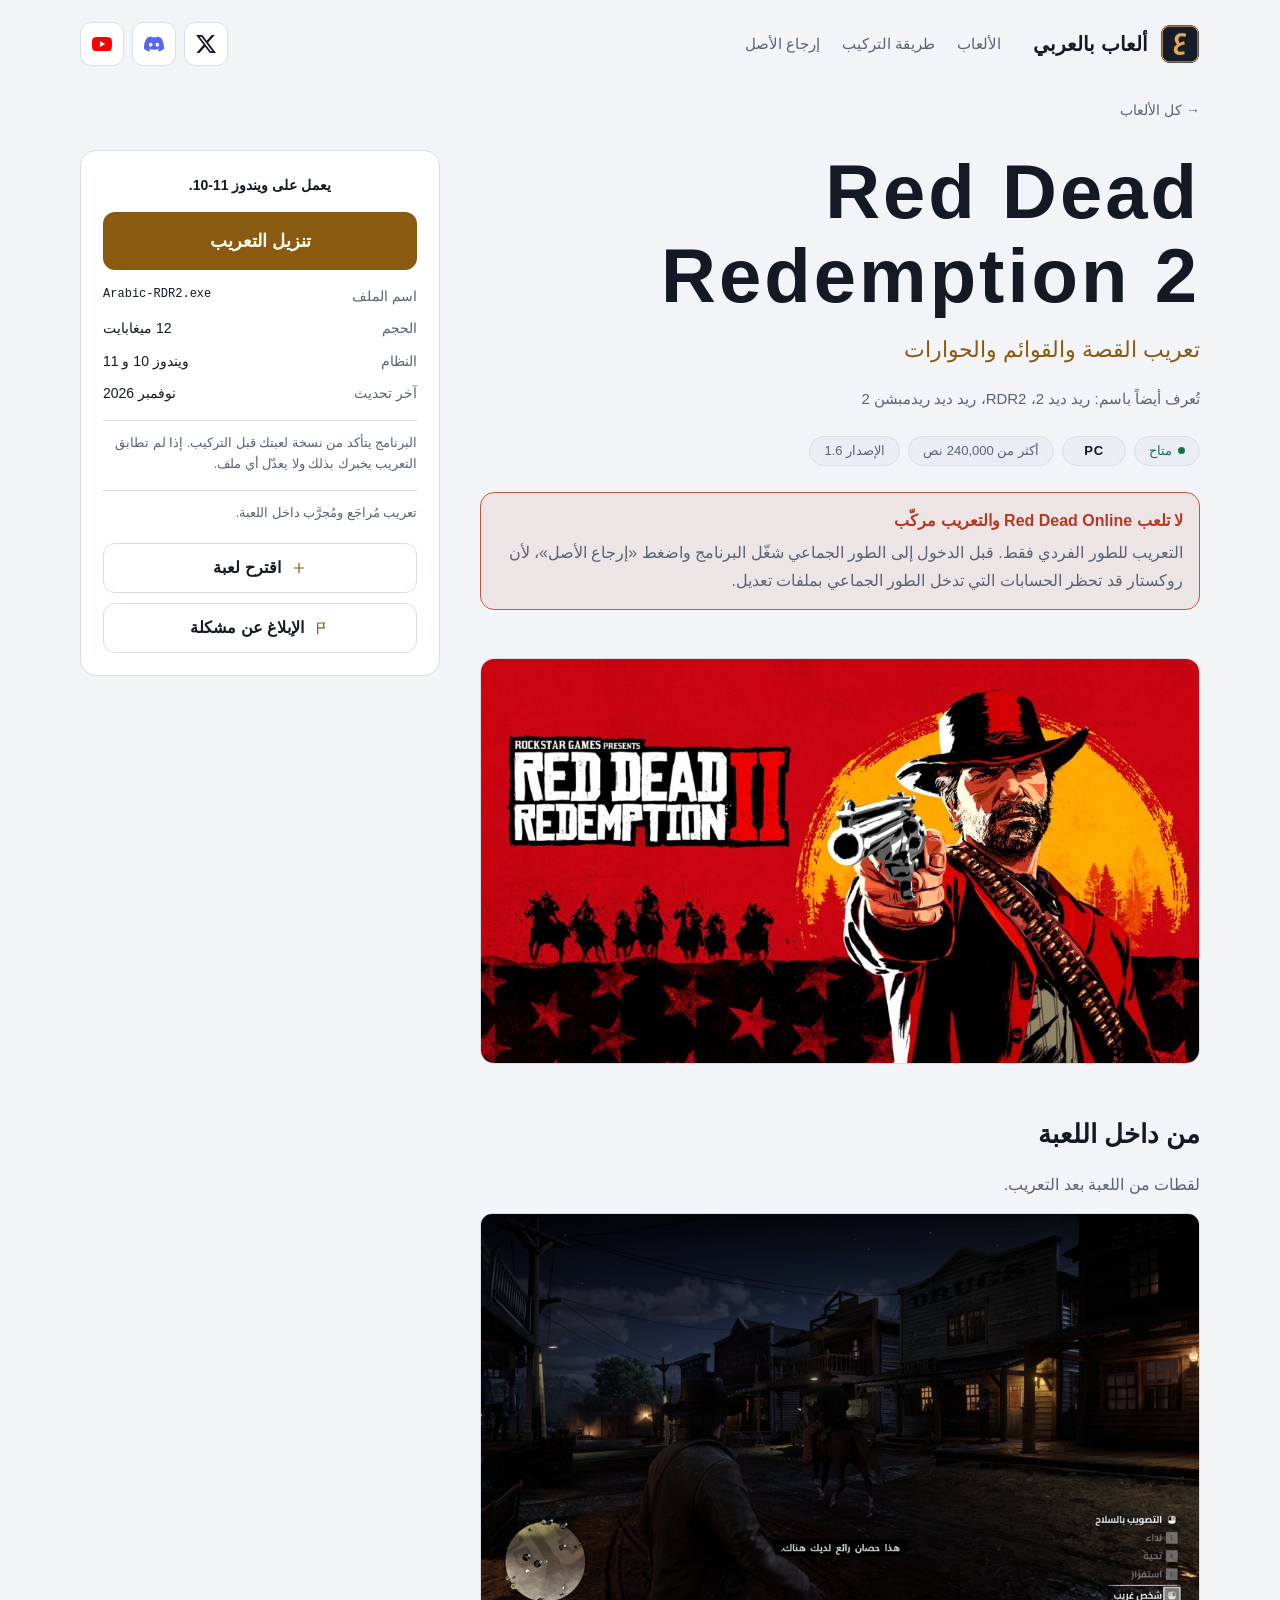
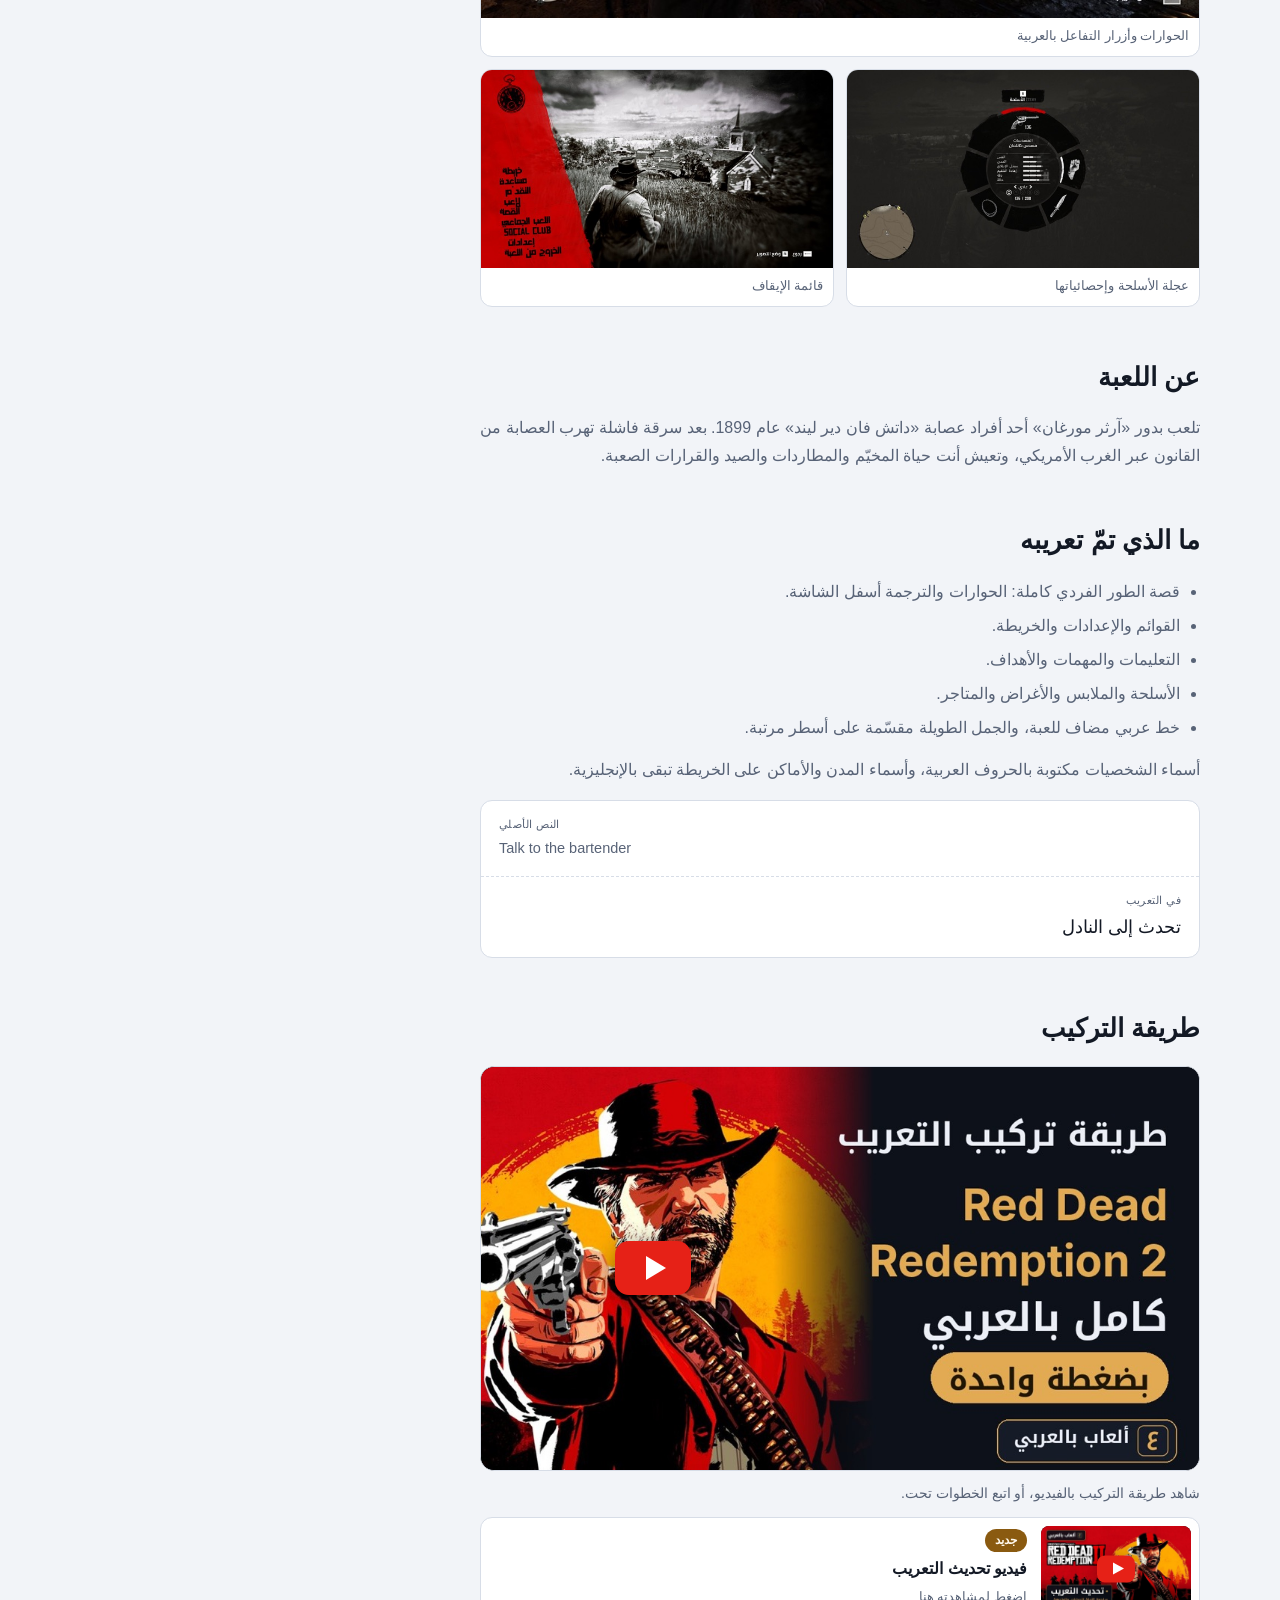
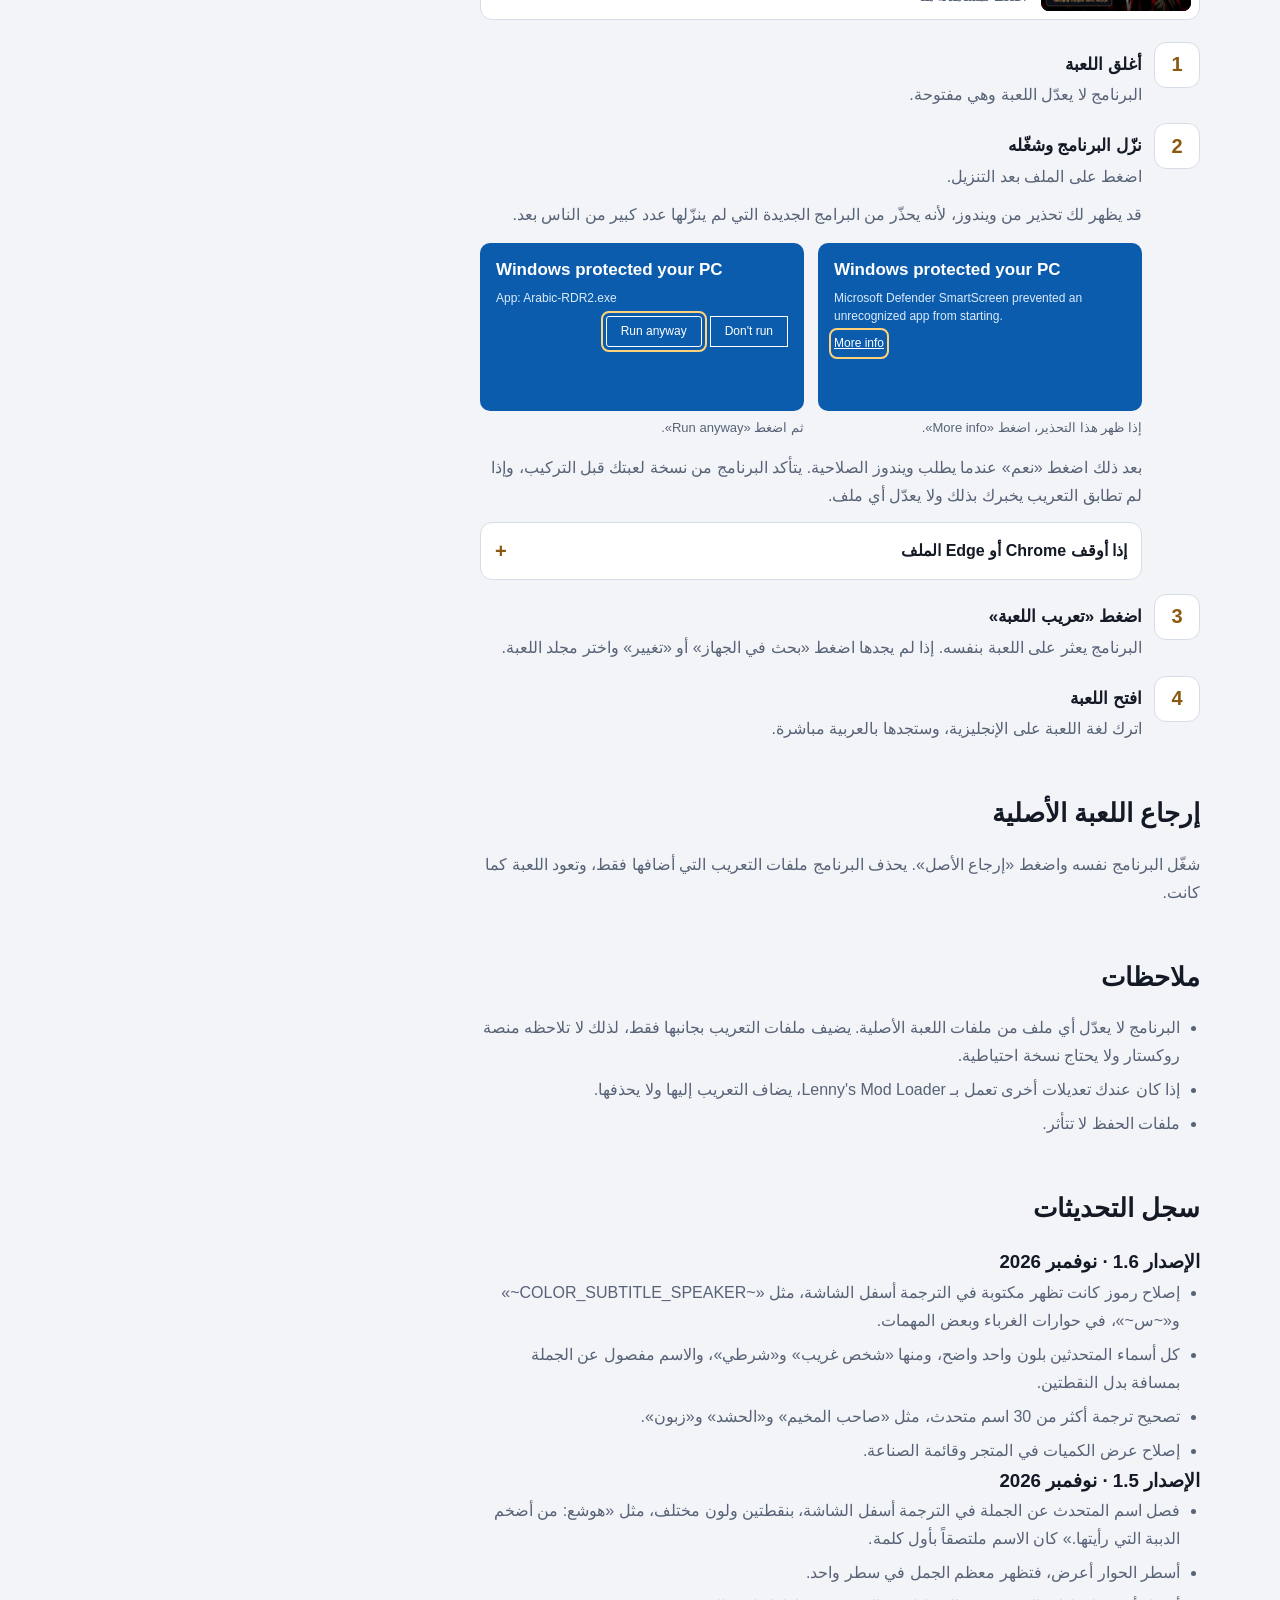
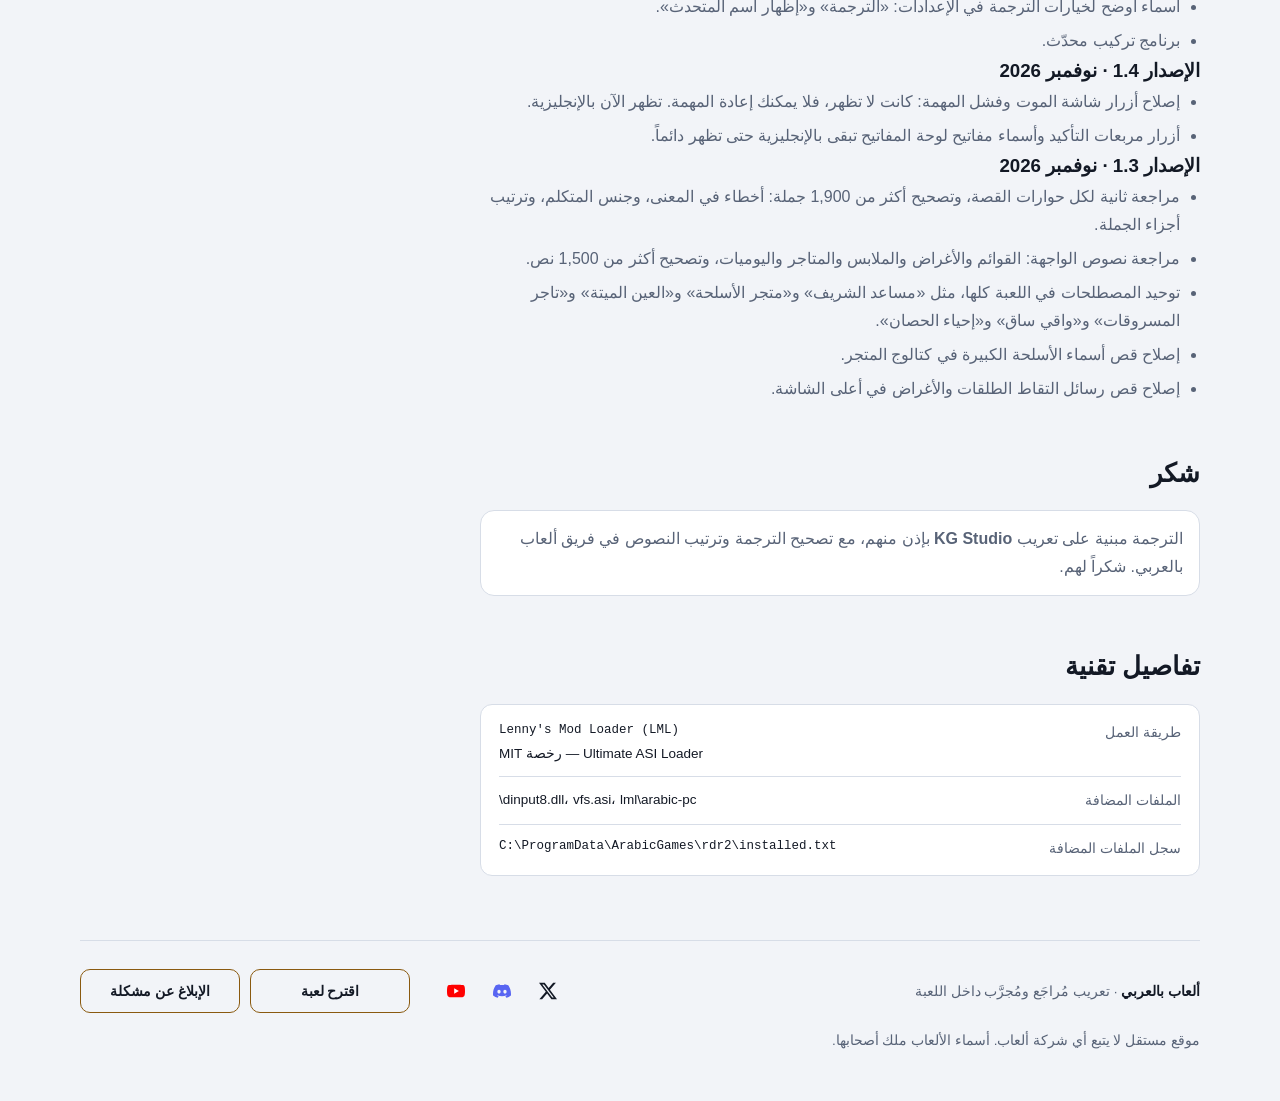
<file: rdr2.html>
<!doctype html>
<html lang="ar" dir="rtl">
<head>
<meta charset="utf-8">
<meta http-equiv="Content-Security-Policy" content="default-src 'none'; script-src 'sha256-Id8Sa9lHvQpv70yLuLrgS8saQPOXiOdCwPLp7Yqlmew=' 'sha256-ewUK3IPYGU3gF46hvFdsm5bOvynYOuCXVG4b3wqlys8=' 'sha256-vcinfW8w1KXhrZvj4CvVC5i6HdQuYbBCxFpEJyH1vP8=' 'sha256-zt1bkCsZpDhOuX6rjFbiNNUeiNlAIwT4OBKmRXil8lE=' 'sha256-D0SnryFHbFcE3lDCmxs45RldMhnp5iyebAxpOahPNMg=' https://gc.zgo.at/count.v5.js; style-src 'sha256-IZO51OuavpX6eUXYLA+9VQHGZzNpnsqWEBnnwactyPg=' https://fonts.googleapis.com; font-src https://fonts.gstatic.com; img-src 'self' https://arabic-pc.goatcounter.com; connect-src https://arabic-pc.goatcounter.com; frame-src 'self' https://www.youtube-nocookie.com; base-uri 'none'; form-action 'none'">
<meta name="viewport" content="width=device-width, initial-scale=1, viewport-fit=cover">
<meta name="description" content="تعريب لعبة Red Dead Redemption 2 (ريد ديد ريدمبشن 2، ريد ديد 2، RDR2) بالعربية: القصة والقوائم والحوارات. يُركَّب ببرنامج صغير بضغطة واحدة ويُزال بضغطة واحدة.">
<link rel="icon" type="image/png" href="img/icon.png">
<meta property="og:title" content="تعريب Red Dead Redemption 2 (ريد ديد ريدمبشن 2) بالعربية | ألعاب بالعربي">
<meta property="og:description" content="تعريب لعبة Red Dead Redemption 2 (ريد ديد ريدمبشن 2، ريد ديد 2، RDR2) بالعربية: القصة والقوائم والحوارات. يُركَّب ببرنامج صغير بضغطة واحدة ويُزال بضغطة واحدة.">
<link rel="canonical" href="https://arabic-pc.github.io/rdr2.html">
<meta property="og:type" content="website">
<meta property="og:url" content="https://arabic-pc.github.io/rdr2.html">
<meta property="og:image" content="https://arabic-pc.github.io/img/rdr2-cover.jpg">
<meta name="twitter:card" content="summary_large_image">
<meta name="theme-color" content="#0D1119">
<meta name="google-site-verification" content="0khRUPTyk-3FLgudLrnjnzi9njk2wVIBT3IxozMUFL8">
<meta property="og:site_name" content="ألعاب بالعربي">
<script type="application/ld+json">{"@context": "https://schema.org", "@type": "BreadcrumbList", "itemListElement": [{"@type": "ListItem", "position": 1, "name": "ألعاب بالعربي", "item": "https://arabic-pc.github.io/"}, {"@type": "ListItem", "position": 2, "name": "تعريب Red Dead Redemption 2", "item": "https://arabic-pc.github.io/rdr2.html"}]}</script>
<title>تعريب Red Dead Redemption 2 (ريد ديد ريدمبشن 2) بالعربية | ألعاب بالعربي</title>
<link rel="preconnect" href="https://fonts.googleapis.com"><link rel="preconnect" href="https://fonts.gstatic.com" crossorigin><link rel="stylesheet" href="https://fonts.googleapis.com/css2?family=IBM+Plex+Mono:wght@400;500&family=IBM+Plex+Sans+Arabic:wght@400;500;600;700&family=Noto+Kufi+Arabic:wght@500;600;700&display=swap">
<style>
/* تخطيط: عمود واحد من اليمين لليسار بعرض 1120px، رأس صغير، بطل مقسوم (نص + نافذة البرنامج)، ثم شبكة ألعاب */
:root {
  --bg: #0D1119;
  --surface: #151B27;
  --surface-2: #1C2433;
  --line: #273145;
  --fg: #ECEFF5;
  --muted: #8F99AE;
  --gold: #E2AA52;
  --gold-ink: #1E1606;
  --ok: #46C48C;
  --danger: #E07A62;
  --pause: #F2994A;
  --info: #6C9EF0;
  --scan: rgba(226, 170, 82, .06);

  --f-display: "Noto Kufi Arabic", "IBM Plex Sans Arabic", "Segoe UI", Tahoma, sans-serif;
  --f-body: "IBM Plex Sans Arabic", "Segoe UI", Tahoma, sans-serif;
  --f-mono: "IBM Plex Mono", ui-monospace, Consolas, monospace;

  --r: 14px;
  --wrap: 1120px;
  --t-fast: .15s;
  --ease: cubic-bezier(.16, 1, .3, 1);
  color-scheme: dark;
}
@media (prefers-color-scheme: light) {
  :root:not([data-theme="dark"]) {
    --bg: #F2F4F8; --surface: #FFFFFF; --surface-2: #EAEEF4; --line: #D7DDE7;
    --fg: #131925; --muted: #586377; --gold: #8A5A10; --gold-ink: #FFF9EE;
    --ok: #14734A; --danger: #B23A22; --pause: #9A4E0C; --info: #2F67C7; --scan: rgba(169, 113, 26, .07);
    color-scheme: light;
  }
}
:root[data-theme="light"] {
  --bg: #F2F4F8; --surface: #FFFFFF; --surface-2: #EAEEF4; --line: #D7DDE7;
  --fg: #131925; --muted: #586377; --gold: #8A5A10; --gold-ink: #FFF9EE;
  --ok: #14734A; --danger: #B23A22; --pause: #9A4E0C; --info: #2F67C7; --scan: rgba(169, 113, 26, .07);
  color-scheme: light;
}

* { box-sizing: border-box; }
body { margin: 0; background: var(--bg); color: var(--fg); font-family: var(--f-body); font-size: 16px; line-height: 1.75; }
.page { padding-inline: 20px; padding-block: 0 48px; }
.wrap { max-width: var(--wrap); margin-inline: auto; }
a { color: inherit; }
:focus-visible { outline: 2px solid var(--gold); outline-offset: 3px; border-radius: 6px; }
.ltr { direction: ltr; unicode-bidi: isolate; }
.mono { font-family: var(--f-mono); font-size: .86em; }
h1, h2, h3 { text-wrap: balance; margin: 0; }
p { margin: 0; }

/* الرأس */
.top { display: flex; align-items: center; justify-content: space-between; gap: 16px; padding-block: 22px; }
.brand { display: flex; align-items: center; gap: 12px; text-decoration: none; }
.mark { display: block; flex: none; width: 40px; height: 40px; }   /* شعار الموقع الأصلي img/icon.png */
.brand b { font-family: var(--f-display); font-size: 20px; font-weight: 600; }
.nav { display: flex; gap: 22px; font-size: 15px; color: var(--muted); }
.nav a { display: inline-flex; align-items: center; min-height: 44px; text-decoration: none; transition: color var(--t-fast); }
.nav a:hover { color: var(--fg); }

/* حسابات التواصل */
.soc { display: flex; gap: 8px; }
.soc-btn { width: 44px; height: 44px; border-radius: 11px; border: 1px solid var(--line); background: var(--surface); display: grid; place-items: center; color: var(--fg); text-decoration: none; transition: border-color .15s, color .15s; }
.soc-btn:hover { border-color: var(--gold); }
.ic { display: block; width: 20px; height: 20px; }
.ic-x { color: var(--fg); }
.top { flex-wrap: nowrap; }
.top .brand { margin-inline-end: 16px; }
.top .soc { margin-inline-start: auto; }
.community { display: grid; grid-template-columns: repeat(3, minmax(0, 1fr)); gap: 16px; }
.community .comm { grid-template-columns: auto 1fr; }
.community .comm-go { grid-column: 2; }
.comm { display: grid; grid-template-columns: auto 1fr auto; gap: 16px; align-items: center; padding: 20px 22px; background: var(--surface); border: 1px solid var(--line); border-radius: var(--r); text-decoration: none; transition: border-color .2s, transform .2s; }
@media (hover: hover) {
  .comm:hover { border-color: var(--gold); transform: translateY(-2px); }
}
.comm-ic { width: 52px; height: 52px; border-radius: 14px; background: var(--surface-2); border: 1px solid var(--line); display: grid; place-items: center; color: var(--gold); }
.comm-ic .ic { width: 26px; height: 26px; }
.comm-t { display: grid; gap: 4px; min-width: 0; }
.comm-t b { font-size: 17px; }
.comm-t span { color: var(--muted); font-size: 14px; }
.comm-go { color: var(--gold); font-weight: 600; font-size: 14.5px; white-space: nowrap; }
.foot-soc { display: inline-flex; align-items: center; flex-wrap: wrap; gap: 2px; }
.foot-soc a { display: inline-flex; align-items: center; justify-content: center; min-width: 44px; min-height: 44px; border: 1px solid transparent; border-radius: 11px; color: var(--fg); text-decoration: none; transition: color var(--t-fast), border-color .15s; }
.foot-soc .ic { width: 18px; height: 18px; }
.foot-btns { display: flex; flex: 1 1 330px; gap: 10px; }   /* زرّين متساويين: اقترح لعبة والإبلاغ عن مشكلة */
.foot-soc .foot-rep { flex: 1 1 0; min-width: 160px; padding-inline: 14px; border: 1px solid var(--gold); border-radius: 10px; font-weight: 600; text-align: center; transition: background .15s; }
.foot-soc > a:nth-child(3) { margin-inline-end: 22px; }   /* مسافة بين الأيقونات والزرّين: الأيقونات أبعد شوي لليمين */
@media (max-width: 520px) {
  .foot-soc > a:first-child { margin-inline-start: -13px; }   /* الأيقونة الأولى تحاذي حافة النص من اليمين */
  .foot-soc { display: flex; width: 100%; }
  .foot-soc .foot-rep { min-width: 0; padding-inline: 8px; }
}
.foot-soc .foot-rep:hover { background: var(--surface-2); }
.foot-soc a:hover { color: var(--gold); }
.foot-soc a:not(.foot-rep):hover { border-color: var(--gold); color: var(--fg); }
.dl-note a { color: var(--gold); }

/* الأزرار */
.btn { display: inline-flex; align-items: center; justify-content: center; gap: 10px; min-height: 50px; padding-inline: 26px;
  border-radius: 12px; font: 600 16px/1 var(--f-body); text-decoration: none; border: 1px solid var(--line);
  background: var(--surface-2); color: var(--fg); cursor: pointer; transition: background var(--t-fast), filter var(--t-fast), transform var(--t-fast); }
.btn:hover { background: var(--line); }
.btn.gold { background: var(--gold); color: var(--gold-ink); border-color: transparent; }
.btn.gold:hover { filter: brightness(1.08); }
.btn:active { transform: translateY(1px); }

/* شارات */
.chips { display: flex; flex-wrap: wrap; gap: 8px; }
.chip { display: inline-flex; align-items: center; justify-content: center; gap: 6px; min-width: 64px; height: 30px; font-size: 13px; line-height: 1; padding: 0 14px; border-radius: 999px; border: 1px solid var(--line); background: var(--surface-2); color: var(--muted); white-space: nowrap; }
.chip.pc { color: var(--fg); font-weight: 700; letter-spacing: .06em; direction: ltr; }
.chip.on { color: var(--ok); }
.chip.upcoming { color: var(--gold); }
.chip.upcoming::before { content: ""; width: 7px; height: 7px; border-radius: 50%; background: var(--gold); }
.game.upcoming:hover { border-color: var(--line); transform: none; }
.game-when { color: var(--gold); font-weight: 600; font-size: 14.5px; }
.chip.on::before { content: ""; width: 7px; height: 7px; border-radius: 50%; background: var(--ok); }

/* الأقسام */
section { padding-block: 56px 8px; }
.eyebrow { font-size: 13px; letter-spacing: .04em; color: var(--gold); font-weight: 600; }
.sec-head { display: flex; align-items: end; justify-content: space-between; gap: 16px; flex-wrap: wrap; margin-block-end: 24px; }
.sec-head h2 { font-family: var(--f-display); font-size: clamp(26px, 4vw, 34px); font-weight: 600; line-height: 1.3; }
.lead { color: var(--muted); max-width: 62ch; }

/* نافذة البرنامج المصغّرة */
.app { background: var(--surface); border: 1px solid var(--line); border-radius: 16px; padding: 18px; display: grid; gap: 12px;
  box-shadow: 0 30px 60px -30px rgba(0,0,0,.55); max-width: 100%; }
.app-top { display: flex; justify-content: space-between; align-items: start; }
.app-brand { font-size: 12px; color: var(--gold); font-weight: 600; }
.app-title { font-size: 20px; font-weight: 700; }
.app-dots { display: flex; flex: none; gap: 10px; color: var(--muted); font-size: 14px; white-space: nowrap; }
.app-card { background: var(--surface-2); border: 1px solid var(--line); border-radius: 12px; padding: 12px 14px; min-width: 0; }
.app-label { font-size: 11px; color: var(--muted); }
.app-path { font-family: var(--f-mono); font-size: 12px; direction: ltr; text-align: right; overflow: hidden; text-overflow: ellipsis; white-space: nowrap; }
.app-status { display: flex; align-items: center; gap: 10px; font-weight: 700; font-size: 15px; }
.dot { width: 14px; height: 14px; border-radius: 50%; background: var(--info); box-shadow: 0 0 0 5px color-mix(in srgb, var(--info) 22%, transparent); flex: none; transition: background .18s, box-shadow .18s; }
/* الجملتان في نفس المكان عشان طول النافذة ما يتغير */
.app-msg { display: grid; font-size: 12.5px; color: var(--muted); margin-block-start: 4px; }
.app .app-msg span, .app.running .app-msg span { display: block; grid-area: 1 / 1; transition: opacity .2s; }
.app .app-msg .s0, .app .app-msg .s1, .app.running .app-msg .s2, .app.ready .app-msg .s2 { opacity: 0; }
.app.running .app-msg .s1, .app.ready .app-msg .s0 { opacity: 1; }
.bar { height: 7px; border-radius: 99px; background: var(--line); overflow: hidden; margin-block-start: 12px; display: flex; justify-content: flex-start; }
.bar i { display: block; height: 100%; width: 100%; background: var(--gold); border-radius: 99px; }
.bar-meta { display: flex; justify-content: space-between; font-size: 11.5px; color: var(--muted); margin-block-start: 6px; }
.bar-meta b { color: var(--fg); font-family: var(--f-mono); font-weight: 500; }
.app-btns { display: grid; grid-template-columns: 1.6fr 1fr 1.1fr; gap: 8px; }
.app-btns > span { border-radius: 10px; text-align: center; padding-block: 10px; font-size: 13px; font-weight: 600; background: var(--surface-2); border: 1px solid var(--line); }
.app-btns > .off { color: var(--muted); transition: background .2s, color .2s, border-color .2s, transform .12s, filter .12s; }
.app.ready .app-btns > .go { background: var(--gold); color: var(--gold-ink); border-color: transparent; }
.app.press .app-btns > .go { transform: scale(.95); filter: brightness(.9); }
.app-foot { display: flex; justify-content: space-between; font-size: 11px; color: var(--muted); border-top: 1px solid var(--line); padding-top: 10px; }

/* حالة نافذة البرنامج: تبدأ "جارٍ التركيب" ثم تتحول للنجاح (يتحكم بها سكربت صغير؛ بدون سكربت تظهر حالة النجاح) */
.app .s0, .app .s1 { display: none; }
.app.ready .s0 { display: block; }
.app.ready .s2 { display: none; }
.app.ready .bar, .app.ready .bar-meta { visibility: hidden; }
#mockName, #mockPath, #mockVer { transition: opacity .2s ease; }
.app.swap #mockName, .app.swap #mockPath, .app.swap #mockVer { opacity: 0; }
.app.running .s1 { display: block; }
.app.running .s2 { display: none; }
.app:not(.running):not(.ready) .dot { background: var(--ok); box-shadow: 0 0 0 5px color-mix(in srgb, var(--ok) 22%, transparent); }

/* البطل */
.hero { display: grid; grid-template-columns: 1.15fr 1fr; gap: 48px; align-items: center; padding-block: 40px 24px; }
.hero > * { min-width: 0; }
.hero h1 { font-family: var(--f-display); font-weight: 700; font-size: clamp(42px, 7vw, 72px); line-height: 1.35; margin-block: 10px 18px; }
.hero h1 em { font-style: normal; color: var(--gold); }
.hero .lead { font-size: 18px; }
.hero-cta { display: flex; flex-wrap: wrap; gap: 12px; margin-block: 28px 18px; }
.hero-note { font-size: 13.5px; color: var(--muted); display: flex; gap: 8px; align-items: center; }
.hero-note::before { content: ""; width: 8px; height: 8px; border-radius: 50%; background: var(--ok); flex: none; }

/* بطاقات الألعاب */
.games { display: grid; grid-template-columns: repeat(auto-fill, minmax(min(300px, 100%), 1fr)); gap: 20px; }
.game { display: grid; grid-template-rows: auto 1fr; text-decoration: none; background: var(--surface); border: 1px solid var(--line); border-radius: var(--r); overflow: hidden; transition: border-color .2s, transform .2s; }
@media (hover: hover) {
  .game:hover { border-color: var(--gold); transform: translateY(-2px); }
}
.art { position: relative; aspect-ratio: 16 / 9; max-width: 100%; padding: 16px 18px; display: flex; flex-direction: column; justify-content: space-between; overflow: hidden;
  background: repeating-linear-gradient(0deg, var(--scan) 0 1px, transparent 1px 4px), linear-gradient(160deg, var(--surface-2), var(--bg)); }
.art .term { font-family: var(--f-mono); font-size: 12px; color: var(--gold); direction: ltr; text-align: left; line-height: 1.6; opacity: .9; }
.art .term span { color: var(--muted); }
.art .name { font-family: var(--f-body); font-weight: 700; font-size: 30px; letter-spacing: .04em; direction: ltr; text-align: left; }
.game-body { padding: 16px 18px 18px; display: grid; grid-template-rows: auto 1fr auto auto; gap: 12px; }
.game-body p { color: var(--muted); font-size: 14.5px; }
.game-go { color: var(--gold); font-weight: 600; font-size: 14.5px; }
.art.shot { background: var(--bg); padding: 0; justify-content: flex-end; }
.art.shot img { position: absolute; inset: 0; width: 100%; height: 100%; object-fit: cover; }
.art.shot::after { content: ""; position: absolute; inset: 0; background: linear-gradient(0deg, rgba(8,11,17,.92) 0%, rgba(8,11,17,.35) 45%, rgba(8,11,17,0) 70%); }
.art.shot.cover { aspect-ratio: 16 / 9; }
.art.shot.cover::after { display: none; }
.game-name { font-size: 19px; font-weight: 700; direction: ltr; text-align: right; }
.art.shot .name { position: relative; z-index: 1; padding: 14px 18px; color: #F2F4F8; }
.plat { display: flex; flex-wrap: wrap; gap: 8px; align-items: center; font-size: 13px; color: var(--muted); border-top: 1px solid var(--line); padding-top: 12px; }
.plat b { font-weight: 600; color: var(--fg); font-size: 13px; padding: 2px 10px; border-radius: 6px; background: var(--surface-2); border: 1px solid var(--line); }
.g-shot { margin: 22px 0 0; border-radius: 14px; overflow: hidden; border: 1px solid var(--line); background: var(--surface); }
.g-shot img { display: block; width: 100%; height: auto; aspect-ratio: 16 / 9; object-fit: cover; }
.g-shot figcaption { font-size: 13px; color: var(--muted); padding: 10px 14px; }
/* معرض اللقطات */
.gallery { display: grid; grid-template-columns: repeat(2, minmax(0, 1fr)); gap: 12px; margin-block-start: 14px; }
.gallery figure:first-child, .gallery figure:last-child:nth-child(even) { grid-column: 1 / -1; }
.gallery figure { margin: 0; border-radius: 12px; overflow: hidden; border: 1px solid var(--line); background: var(--surface); }
.gallery img { display: block; width: 100%; aspect-ratio: 16 / 9; object-fit: cover; transition: transform .3s; }
.gallery .zoom { display: block; width: 100%; padding: 0; border: 0; background: none; cursor: zoom-in; overflow: hidden; }
@media (hover: hover) {
  .gallery .zoom:hover img { transform: scale(1.04); }
}
.gallery .zoom:focus-visible { outline-offset: -3px; }
.lb { position: fixed; inset: 0; z-index: 50; background: rgba(5,7,12,.92); display: flex; flex-direction: column; align-items: center; justify-content: center; gap: 12px; padding: 24px 16px; cursor: zoom-out; }
.lb[hidden] { display: none; }
.lb img { max-width: 100%; max-height: calc(100% - 60px); border-radius: 10px; box-shadow: 0 20px 60px rgba(0,0,0,.5); }
.lb p { color: #C9D0DD; font-size: 14px; }
.lb-x { position: absolute; top: calc(env(safe-area-inset-top, 0px) + 14px); left: 16px; width: 44px; height: 44px; border-radius: 50%; border: 1px solid rgba(255,255,255,.25); background: rgba(255,255,255,.08); color: #fff; font-size: 18px; cursor: pointer; }
.gallery figcaption { font-size: 12.5px; color: var(--muted); padding: 8px 10px; }
@media (max-width: 640px) { .gallery { grid-template-columns: 1fr; } }
/* لعبة واحدة متاحة: البطاقة تمتد أفقياً بدل أن تبقى وحيدة في الصف */
.games:has(> .game:only-child) { grid-template-columns: 1fr; }
.game:only-child { grid-template-columns: minmax(0, 1.1fr) minmax(0, 1fr); }
.game:only-child .art { aspect-ratio: auto; min-height: 230px; }
.game:only-child .game-body { align-content: center; padding: 24px 28px; }
.game:only-child .game-body p { font-size: 15.5px; }

.soon { display: flex; flex-wrap: wrap; gap: 10px; align-items: center; margin-block-start: 22px; color: var(--muted); font-size: 14px; }
.soon b { font-weight: 600; color: var(--fg); }

/* الخطوات */
.steps { display: grid; grid-template-columns: repeat(3, 1fr); gap: 20px; counter-reset: s; list-style: none; padding: 0; margin: 0; }
.steps li { background: var(--surface); border: 1px solid var(--line); border-radius: var(--r); padding: 22px; display: grid; gap: 8px; align-content: start; min-width: 0; }
.steps li::before { counter-increment: s; content: counter(s); font-family: var(--f-display); font-size: 34px; font-weight: 700; color: var(--gold); line-height: 1; }
.steps h3 { font-size: 18px; font-weight: 600; }
.steps p { color: var(--muted); font-size: 14.5px; }

/* الوعود */
.promises { display: grid; grid-template-columns: repeat(2, 1fr); gap: 0; border-top: 1px solid var(--line); }
.promises div { padding: 22px 4px; border-bottom: 1px solid var(--line); display: grid; gap: 6px; padding-inline-end: 28px; min-width: 0; }
.promises h3 { font-size: 17px; font-weight: 600; }
.promises p { color: var(--muted); font-size: 14.5px; }

/* الأسئلة */
.faq { display: grid; gap: 10px; max-width: 820px; }
.faq details { background: var(--surface); border: 1px solid var(--line); border-radius: 12px; padding: 4px 18px; transition: border-color .2s; }
@media (hover: hover) {
  .faq details:hover { border-color: var(--gold); }
}
.faq summary { cursor: pointer; font-weight: 600; padding-block: 14px; list-style: none; display: flex; justify-content: space-between; gap: 12px; }
.faq summary::after { content: "+"; color: var(--gold); font-size: 20px; line-height: 1; }
.faq details[open] summary::after { content: "−"; }
.faq summary::-webkit-details-marker { display: none; }
.faq details p { color: var(--muted); padding-block-end: 16px; font-size: 15px; }
.faq bdi { white-space: nowrap; }
.faq details p a { color: var(--fg); text-underline-offset: 3px; }

/* التذييل */
.foot { margin-block-start: 64px; padding-block: 28px 0; border-top: 1px solid var(--line); display: flex; align-items: center; justify-content: space-between; gap: 16px; flex-wrap: wrap; color: var(--muted); font-size: 13.5px; }
.foot strong { color: var(--fg); font-weight: 600; }

/* صفحة اللعبة */
.crumb { font-size: 14px; color: var(--muted); text-decoration: none; display: inline-flex; align-items: center; gap: 6px; min-height: 44px; transition: color var(--t-fast); }
.crumb:hover { color: var(--fg); }
.g-head { display: grid; grid-template-columns: 1fr 360px; gap: 40px; align-items: start; padding-block: 18px 0; }
.g-head > * { min-width: 0; }
.g-title { font-family: var(--f-body); font-weight: 700; font-size: clamp(44px, 8vw, 76px); letter-spacing: .04em; direction: ltr; text-align: right; line-height: 1.1; }
.g-sub { font-family: var(--f-display); font-size: 22px; color: var(--gold); margin-block: 6px 16px; }
.g-aka { margin-block: -8px 16px; color: var(--muted); font-size: 15px; }
.dl { position: sticky; top: calc(env(safe-area-inset-top, 0px) + 16px); background: var(--surface); border: 1px solid var(--line); border-radius: 16px; padding: 22px; display: grid; gap: 14px; }
.dl .btn { width: 100%; min-height: 58px; font-size: 18px; }
.dl dl { display: grid; grid-template-columns: auto 1fr; gap: 8px 14px; margin: 0; font-size: 14px; }
.dl dt { color: var(--muted); }
.dl dd { margin: 0; text-align: left; font-variant-numeric: tabular-nums; }
.dl-note { font-size: 12.5px; color: var(--muted); border-top: 1px solid var(--line); padding-top: 12px; }
.g-main { display: grid; gap: 8px; }
.g-main section { padding-block: 40px 0; }
.g-main h2 { font-family: var(--f-display); font-size: 26px; font-weight: 600; margin-block-end: 14px; }
.g-main p, .g-main li { color: var(--muted); }
.g-main ul { padding-inline-start: 20px; margin: 0; display: grid; gap: 6px; }

.sample { background: var(--surface); border: 1px solid var(--line); border-radius: 12px; overflow: hidden; margin-block-start: 16px; }
.sample div { padding: 14px 18px; }
.sample .en { direction: ltr; text-align: left; color: var(--muted); font-size: 14.5px; border-bottom: 1px dashed var(--line); }
.sample .ar { font-size: 18px; color: var(--fg); }
.sample .ar b { color: var(--gold); font-weight: 600; }
.sample small { display: block; font-size: 11px; color: var(--muted); letter-spacing: .04em; margin-block-end: 2px; }

.gsteps { list-style: none; counter-reset: s; padding: 0; margin: 0; display: grid; gap: 14px; }
.gsteps > li { display: grid; grid-template-columns: 44px 1fr; gap: 14px; align-items: start; }
.gsteps > li::before { counter-increment: s; content: counter(s); width: 44px; height: 44px; border-radius: 12px; border: 1px solid var(--line); display: grid; place-items: center; font-family: var(--f-display); font-weight: 700; color: var(--gold); font-size: 20px; background: var(--surface); }
.gsteps h3 { font-size: 17px; font-weight: 600; color: var(--fg); margin-block: 8px 2px; }
.gsteps > li > div { min-width: 0; }

/* رسم توضيحي لتحذير ويندوز */
.warn { display: grid; grid-template-columns: 1fr 1fr; gap: 14px; margin-block-start: 14px; }
.ss { background: #0B5CAD; color: #fff; border-radius: 10px; padding: 16px 16px 14px; direction: ltr; text-align: left; font-family: "Segoe UI", Tahoma, sans-serif; display: grid; gap: 8px; align-content: start; min-height: 168px; position: relative; min-width: 0; }
.ss-t { display: block; font-size: 17px; font-weight: 600; line-height: 1.35; }
.ss p { color: #DCEBFA !important; font-size: 12px; line-height: 1.45; }
.ss .more { color: #fff; text-decoration: underline; font-size: 12px; outline: 2px solid #FFD27A; outline-offset: 3px; border-radius: 3px; justify-self: start; }
.ss .row { display: flex; gap: 8px; justify-content: flex-end; margin-top: auto; }
.ss .row span { border: 1px solid #fff; padding: 4px 14px; font-size: 12px; }
.ss .row .hl { outline: 2px solid #FFD27A; outline-offset: 3px; border-radius: 3px; }
.ss-cap { font-size: 13px; color: var(--muted); margin-block-start: 6px; text-align: right; direction: rtl; }

.tech { background: var(--surface); border: 1px solid var(--line); border-radius: 12px; padding: 4px 18px; overflow-x: auto; }
.tech table { width: 100%; border-collapse: collapse; font-size: 14px; }
.tech td { padding: 11px 0; border-bottom: 1px solid var(--line); vertical-align: top; }
.tech tr:last-child td { border-bottom: 0; }
.tech td:first-child { color: var(--muted); padding-inline-end: 18px; white-space: nowrap; }
.tech td:last-child { direction: ltr; text-align: left; font-family: var(--f-mono); font-size: 12.5px; overflow-wrap: anywhere; }
.tl { display: block; }
.tl-ar { font-family: var(--f-body); font-size: 13.5px; }

.preview-note { font-size: 12.5px; color: var(--muted); background: var(--surface-2); border-radius: 8px; padding: 8px 12px; }

/* الوصول للتنزيل: زر أعلى الصفحة وشريط سفلي في الشاشات الصغيرة، وإرسال الرابط للكمبيوتر من الجوال */
#get { scroll-margin-top: 16px; }
p.dl-pc { margin: 0; font-size: 14px; font-weight: 600; color: var(--fg); text-align: center; }
.dl-jump-box, .to-get, .dl-bar { display: none; }
#dlSend { font-family: var(--f-body); }
#dlSend[hidden], .dl-sent[hidden] { display: none; }
.dl-sent { font-size: 13.5px; color: var(--muted); text-align: center; overflow-wrap: anywhere; }
.is-phone #dlBtn { background: var(--surface-2); color: var(--fg); border-color: var(--line); min-height: 50px; font-size: 16px; }

/* شرح تحذير ويندوز */
.warn-why { margin-block-start: 10px; }
.warn-next { margin-block-start: 14px; }
.warn-more { margin-block-start: 12px; background: var(--surface); border: 1px solid var(--line); border-radius: 12px; padding: 4px 14px; }
.warn-more summary { cursor: pointer; font-weight: 600; color: var(--fg); min-height: 48px; padding-block: 10px; line-height: 1.5; list-style: none; display: flex; align-items: center; justify-content: space-between; gap: 12px; }
.warn-more summary::after { content: "+"; color: var(--gold); font-size: 20px; line-height: 1; }
.warn-more[open] summary::after { content: "−"; }
.warn-more summary::-webkit-details-marker { display: none; }
.warn-more p { font-size: 14.5px; padding-block-end: 12px; }
.warn-more a { color: var(--fg); }
.warn-more bdi { white-space: nowrap; }

/* الحركة: انتقال بين الصفحات، وفتح الأسئلة والمكبّر، وإشارة الوصول لصندوق التنزيل */
@media (prefers-reduced-motion: no-preference) {
  @view-transition { navigation: auto; }
  ::view-transition-group(*) { animation-duration: .32s; animation-timing-function: var(--ease); }
  ::view-transition-old(root), ::view-transition-new(root) { animation-duration: .18s; }
  html:has(.hero) { scroll-behavior: smooth; }
  .lb:not([hidden]) { animation: fade-in .18s ease-out; }
  .lb:not([hidden]) img { animation: lb-img .24s var(--ease); }
  #get:target { animation: get-hit .9s ease-out; }
  @supports (interpolate-size: allow-keywords) {
    .faq details, .warn-more { interpolate-size: allow-keywords; }
    .faq details::details-content, .warn-more::details-content { block-size: 0; overflow: clip; transition: block-size .14s ease-in, content-visibility .14s allow-discrete; }
    .faq details[open]::details-content, .warn-more[open]::details-content { block-size: auto; transition: block-size .22s var(--ease), content-visibility .22s allow-discrete; }
  }
}
@media (prefers-reduced-motion: reduce) {
  .game, .comm, .gallery img, .yt img, .btn { transition-property: border-color, background, filter; }
  .comm:hover, .game:hover, .gallery .zoom:hover img, .yt:hover img, .btn:active { transform: none; }
}
@keyframes fade-in { from { opacity: 0; } }
@keyframes lb-img { from { transform: scale(.97); } }
@keyframes get-hit { from { box-shadow: 0 0 0 3px var(--gold); } to { box-shadow: 0 0 0 3px transparent; } }

/* نافذة البلاغ فوق الصفحة، وصفحة البلاغ لما تنعرض داخلها */
html:has(.rep-dlg[open]) { overflow: hidden; }
.rep-dlg { width: min(640px, 100% - 32px); max-width: none; height: min(780px, 100dvh - 48px); max-height: none; padding: 0; border: 1px solid var(--line); border-radius: 18px; background: var(--surface); color: var(--fg); overflow: hidden; }
.rep-dlg[open] { animation: rep-dlg-in .18s ease-out; }
.rep-dlg::backdrop { background: rgba(5, 7, 12, .62); }
.rep-dlg iframe { display: block; width: 100%; height: 100%; border: 0; }
.rep-dlg-x { position: absolute; top: 12px; inset-inline-end: 12px; z-index: 1; width: 44px; height: 44px; border-radius: 50%; border: 1px solid var(--line); background: var(--surface-2); color: var(--fg); font-size: 16px; cursor: pointer; }
.rep-dlg-x:hover { border-color: var(--gold); }
@keyframes rep-dlg-in { from { opacity: 0; transform: translateY(10px); } }
@media (prefers-reduced-motion: reduce) { .rep-dlg[open] { animation: none; } }
@media (max-width: 640px) {
  .rep-dlg { width: 100%; height: 92dvh; margin: auto 0 0; border-width: 1px 0 0; border-radius: 18px 18px 0 0; }
}
.embed body { background: var(--surface); }
.embed .page { padding: 0; }
.embed .top, .embed .crumb, .embed .foot { display: none; }
.embed .rep { max-width: none; padding: 0; }
.embed .rep-card { border: 0; border-radius: 0; padding: 22px 20px 20px; }
.embed .rep-title { padding-inline-end: 52px; font-size: 26px; }

/* رسم توضيحي لقائمة التنزيلات في Chrome وEdge */
.br { background: #292A2D; color: #E8EAED; border-radius: 10px; padding: 14px 16px; direction: ltr; text-align: left; font-family: "Segoe UI", Tahoma, sans-serif; display: grid; gap: 10px; align-content: start; box-shadow: 0 4px 14px rgba(0, 0, 0, .28); }
.br-edge { background: #2B2B2B; }
.br .row { display: flex; gap: 8px; justify-content: flex-end; align-items: center; }
.br .row + .row { margin-top: 2px; }
.br .row span { border: 1px solid #8A8D93; border-radius: 3px; padding: 4px 14px; font-size: 12px; color: #fff; display: inline-flex; align-items: center; min-height: 26px; box-sizing: border-box; }
.br .hl { outline: 2px solid #FFD27A; outline-offset: 3px; border-radius: 3px; }
.br .n { flex: none; width: 18px; height: 18px; margin-inline-start: 8px; border-radius: 50%; background: #FFD27A; color: #1B1B1B; font: 700 11px/18px "Segoe UI", Tahoma, sans-serif; text-align: center; }
.br-item { display: flex; align-items: center; gap: 10px; background: #3B3C40; border-radius: 10px; padding: 10px 10px 10px 12px; min-width: 0; }
.br-edge .br-item { background: #3D3D3D; }
.br-item > svg { flex: none; color: #F2B84B; }
.br-name { flex: 1; min-width: 0; display: grid; gap: 2px; font-size: 13px; }
.br-name b { font-weight: 600; overflow: hidden; text-overflow: ellipsis; white-space: nowrap; }
.br-name i { font-style: normal; font-size: 11.5px; line-height: 1.35; color: #F2C14E; overflow-wrap: anywhere; }
.br-dots { flex: none; display: inline-flex; color: #fff; padding: 2px 6px; }
.br-item .n { margin-inline-start: 2px; }
.br-step { display: grid; gap: 10px; border-top: 1px solid #55575C; padding-top: 12px; }
.br-title { display: block; margin-block: 4px 2px; font-size: 18px; font-weight: 700; color: var(--fg); }
@media (max-width: 400px) {
  .br { padding: 12px; }
  .br-item { padding: 8px; gap: 6px; }
  .br-item > svg { display: none; }
}

@media (max-width: 900px) {
  .hero, .g-head { grid-template-columns: 1fr; gap: 32px; }
  .dl { position: static; }
  .dl-jump-box { display: grid; gap: 8px; margin-block: 16px 6px; }
  .to-get { display: inline-flex; align-items: center; min-height: 44px; color: var(--fg); font-weight: 600; }
  .dl-bar { position: fixed; inset-inline: 0; bottom: 0; z-index: 20; display: flex; align-items: center; justify-content: space-between; gap: 12px; padding: 10px 16px calc(10px + env(safe-area-inset-bottom, 0px)); background: var(--surface); border-top: 1px solid var(--line); box-shadow: 0 -6px 20px rgba(0, 0, 0, .18); transform: translateY(110%); visibility: hidden; transition: transform .14s ease-in, visibility .14s; }
  .dl-bar.show { transform: none; visibility: visible; transition: transform .24s var(--ease); }
  .dl-bar .btn { flex: none; min-height: 46px; padding-inline: 20px; font-size: 15px; }
  .dl-bar-info { min-width: 0; display: grid; font-weight: 600; line-height: 1.35; }
  .dl-bar-info bdi { overflow: hidden; white-space: nowrap; text-overflow: ellipsis; }
  .dl-bar-info span { font-size: 12.5px; font-weight: 400; color: var(--muted); }
}
@media (max-width: 900px) and (prefers-reduced-motion: reduce) {
  .dl-bar, .dl-bar.show { transition: none; }
}
@media (max-width: 640px) {
  .app-title { min-height: 3.5em; line-height: 1.75; }
}
@media (max-width: 900px) {
  html { scroll-padding-bottom: 90px; }
}
@media (max-width: 480px) {
  .tech tr { display: block; padding-block: 11px; border-bottom: 1px solid var(--line); }
  .tech tr:last-child { border-bottom: 0; }
  .tech td { display: block; padding: 0; border-bottom: 0; }
  .tech td:first-child { white-space: normal; padding-inline-end: 0; margin-block-end: 2px; }
  .tech td:last-child { text-align: right; }
}
@media (max-width: 400px) {
  .brand { gap: 8px; }
  .brand b { font-size: 18px; }
  .soc { gap: 4px; }
  .top .brand { margin-inline-end: 0; }
}
@media (max-width: 360px) {
  .top { column-gap: 8px; }
  .brand { gap: 6px; }
  .brand b { font-size: 16px; }
  .mark { width: 36px; height: 36px; }
  .soc { gap: 2px; }
}
@media (max-width: 900px) {
  .steps { grid-template-columns: 1fr; }
  .community { grid-template-columns: 1fr; }
}
@media (max-width: 640px) {
  .community { grid-template-columns: 1fr; }
  .comm { grid-template-columns: auto 1fr; }
  .comm-go { display: none; }
  .game:only-child { grid-template-columns: 1fr; }
  .game:only-child .art { min-height: 0; aspect-ratio: 16 / 8; }
  .top { flex-wrap: wrap; row-gap: 4px; padding-block: 14px 6px; }
  .top .nav { order: 3; width: 100%; justify-content: space-between; gap: 12px; border-top: 1px solid var(--line); }
  .crumb { display: none; }
  .promises { grid-template-columns: 1fr; }
  .warn { grid-template-columns: 1fr; }
  .page { padding-inline: 16px; }
}

/* فيديو طريقة التركيب: صورة أولاً، ويُحمَّل يوتيوب عند الضغط فقط */
.yt-wrap { margin-block: 6px 22px; }
.yt, .yt-frame { display:block; position:relative; width:100%; max-width:760px; aspect-ratio:16/9; border-radius:14px; overflow:hidden; border:1px solid var(--line); background:#000; padding:0; cursor:pointer; }
.yt img { width:100%; height:100%; object-fit:cover; display:block; transition:transform .3s ease, filter .3s ease; }
@media (hover: hover) {
  .yt:hover img { transform:scale(1.02); filter:brightness(.85); }
}
.yt-play { position:absolute; top:50%; left:24%; transform:translate(-50%,-50%); width:76px; height:54px; border-radius:14px; background:#E62117; box-shadow:0 6px 24px rgba(0,0,0,.45); }
.yt-play::after { content:""; position:absolute; inset:0; margin:auto; width:0; height:0; border-style:solid; border-width:12px 0 12px 20px; border-color:transparent transparent transparent #fff; transform:translateX(3px); }
.yt:focus-visible { outline:2px solid var(--gold); outline-offset:3px; }
.yt-cap { margin-block-start:10px; color:var(--muted); font-size:14px; }
.yt-mini { display:flex; align-items:center; gap:14px; max-width:760px; margin-block-start:12px; padding:8px; border:1px solid var(--line); border-radius:12px; background:var(--surface); color:var(--fg); text-decoration:none; transition:border-color .2s ease; }
.yt-mini:hover { border-color:var(--gold); }
.yt-mini:focus-visible { outline:2px solid var(--gold); outline-offset:3px; }
.yt-mini-img { position:relative; flex:none; width:150px; aspect-ratio:16/9; border-radius:8px; overflow:hidden; background:#000; }
.yt-mini-img img { width:100%; height:100%; object-fit:cover; display:block; }
.yt-mini .yt-play { left:50%; width:38px; height:27px; border-radius:8px; }
.yt-mini .yt-play::after { border-width:6px 0 6px 11px; transform:translateX(2px); }
.yt-mini-txt { display:flex; flex-direction:column; gap:3px; min-width:0; }
.yt-mini-txt i { font-style:normal; font-size:12px; font-weight:700; color:var(--gold-ink); background:var(--gold); border-radius:999px; padding:1px 10px; align-self:flex-start; }
.yt-mini[data-show="b"] .yt-mini-txt i { display:none; }
.yt-mini-txt b { font-size:16px; }
.yt-mini-txt small { color:var(--muted); font-size:13px; }

@media (max-width:600px){ .yt-play { width:56px; height:40px; border-radius:11px; } .yt-play::after { border-width:9px 0 9px 15px; } }
#how .yt-wrap { margin: 0; }
#how .yt { max-width: none; }
.how-grid { display: grid; grid-template-columns: minmax(0, 1.5fr) minmax(0, 1fr); gap: 24px; align-items: start; }
.how-grid .steps { grid-template-columns: 1fr; gap: 10px; }
.how-grid .steps li { grid-template-columns: auto 1fr; column-gap: 14px; row-gap: 2px; padding: 14px 16px; }
.how-grid .steps li::before { grid-row: span 2; font-size: 26px; }
.how-grid .steps h3 { font-size: 16.5px; }
@media (max-width: 900px) {
  .how-grid { grid-template-columns: 1fr; }
}

/* تنبيه مهم في صفحة اللعبة */
.alert { margin-block: 18px; padding: 14px 16px; border-radius: var(--r); border: 1px solid #C2563F; background: rgba(194, 86, 63, .1); }
.alert b { display: block; margin-block-end: 4px; color: var(--danger); }
.alert p { margin: 0; }
.credit { padding: 14px 16px; border-radius: var(--r); background: var(--surface); border: 1px solid var(--line); }
.game.upcoming .art.shot img { object-position: center top; }
.names-note { margin-block-start: 14px; }
.mock-slot { max-width: 460px; margin-block-start: 14px; }

/* زر «الإبلاغ عن مشكلة» في آخر صندوق التنزيل: ثانوي بإطار رفيع، أخف من زر التنزيل */
.btn-report { display: flex; align-items: center; justify-content: center; gap: 10px; min-height: 50px; margin-block-start: 4px; border-radius: 12px; border: 1px solid var(--line); color: var(--fg); font-size: 16px; font-weight: 600; text-decoration: none; transition: border-color .15s, background .15s; }
.btn-report svg { color: var(--gold); flex: none; }
.btn-report:hover { border-color: var(--gold); background: var(--scan); }
.btn-report + .btn-report { margin-block-start: -4px; }   /* زرّين تحت بعض: المسافة بينهم 10 بكسل */

/* صفحة الإبلاغ عن مشكلة */
.rep { max-width: 720px; margin-inline: auto; padding-block: 18px 0; }
.rep [hidden] { display: none !important; }
.rep-card { background: var(--surface); border: 1px solid var(--line); border-radius: 18px; padding: 36px 36px 30px; }
.rep-form { display: grid; gap: 26px; }
.rep-title { font-family: var(--f-display); font-weight: 700; font-size: clamp(28px, 5vw, 36px); line-height: 1.4; }
.rep-sub { color: var(--muted); margin-block-start: -16px; }
.fld { display: grid; gap: 10px; min-width: 0; }
.fld > span { font-weight: 700; font-size: 17px; }
.req { color: var(--gold); }
.fld input, .fld select, .fld textarea { width: 100%; font: 400 16.5px/1.6 var(--f-body); color: var(--fg); background: var(--surface-2); border: 1px solid var(--line); border-radius: 12px; padding: 14px 18px; transition: border-color .15s; }
.fld select { min-height: 58px; cursor: pointer; appearance: none; padding-inline-end: 42px; }
.fld:has(select) { position: relative; }
.fld:has(select)::after { content: ""; position: absolute; inset-inline-end: 20px; bottom: 25px; width: 9px; height: 9px; border: solid var(--muted); border-width: 0 2px 2px 0; transform: rotate(45deg); pointer-events: none; }
.fld textarea { resize: vertical; min-height: 130px; }
.fld input:focus, .fld select:focus, .fld textarea:focus { outline: 2px solid var(--gold); outline-offset: 1px; border-color: var(--gold); }
.fld input::placeholder, .fld textarea::placeholder { color: var(--muted); opacity: 1; }
.fld-hint { font-size: 13px; color: var(--muted); margin-block-start: -2px; }
.hp { position: absolute; inset-inline-start: -10000px; width: 1px; height: 1px; overflow: hidden; }
.cf-turnstile { min-height: 65px; }
.rep-send { width: 100%; min-height: 62px; font-size: 19px; font-weight: 700; }
.rep-send[disabled] { opacity: .6; cursor: wait; }
.rep-msg { color: var(--danger); font-weight: 500; margin-block-end: -10px; }
.rep-msg:empty { display: none; }
.rep-alt { color: var(--muted); font-size: 14.5px; }
.rep-alt a { color: var(--gold); text-decoration: none; }
.rep-alt a:hover { text-decoration: underline; }
.rep-done { max-width: 560px; margin-inline: auto; display: grid; justify-items: center; gap: 14px; text-align: center; padding-block: 52px 46px; }
.rep-done:focus { outline: none; }
.rep-ok { width: 88px; height: 88px; border-radius: 50%; display: grid; place-items: center; color: var(--ok); background: rgba(70, 196, 140, .14); margin-block-end: 8px; }
.rep-done h2 { font-family: var(--f-display); font-size: clamp(24px, 4.5vw, 32px); font-weight: 700; }
.rep-done p { color: var(--muted); margin-block-end: 12px; }
.rep-back { min-width: 240px; background: transparent; }
.rep-id { display: grid; justify-items: center; gap: 4px; width: 100%; max-width: 380px; padding: 16px 18px; margin-block-end: 14px; border: 1px dashed var(--line); border-radius: 12px; background: var(--surface-2); }
.rep-id span { color: var(--muted); font-size: 14px; }
.rep-id b { font-family: var(--f-mono); font-size: 26px; font-weight: 500; letter-spacing: .14em; color: var(--gold); user-select: all; }
.rep-id small { color: var(--muted); font-size: 13px; line-height: 1.6; }
@media (max-width: 640px) {
  .rep-card { padding: 26px 18px 22px; }
}

@media (prefers-reduced-motion: no-preference) { .g-cover img { view-transition-name: cover-rdr2; } }
</style>
</head>
<body>
<div class="page" dir="rtl" lang="ar">
<div class="wrap">

<header class="top">
  <a class="brand" href="index.html"><img class="mark" src="img/icon.png" alt="" width="40" height="40"><b>ألعاب بالعربي</b></a>
  <nav class="nav" aria-label="القائمة">
    <a href="index.html#games">الألعاب</a>
    <a href="#install">طريقة التركيب</a>
    <a href="#restore">إرجاع الأصل</a>
  </nav>
  <div class="soc"><a class="soc-btn" href="https://x.com/Arabic_PC" target="_blank" rel="noopener" aria-label="حسابنا في X"><svg class="ic ic-x" viewBox="0 0 24 24" aria-hidden="true"><path fill="currentColor" d="M18.901 1.153h3.68l-8.04 9.19L24 22.846h-7.406l-5.8-7.584-6.638 7.584H.474l8.6-9.83L0 1.154h7.594l5.243 6.932ZM17.61 20.644h2.039L6.486 3.24H4.298Z"/></svg></a><a class="soc-btn" href="https://discord.gg/qZZn2CJPyR" target="_blank" rel="noopener" aria-label="سيرفر ديسكورد"><svg class="ic" viewBox="0 0 24 24" aria-hidden="true"><path fill="#5865F2" d="M20.317 4.3698a19.7913 19.7913 0 00-4.8851-1.5152.0741.0741 0 00-.0785.0371c-.211.3753-.4447.8648-.6083 1.2495-1.8447-.2762-3.68-.2762-5.4868 0-.1636-.3933-.4058-.8742-.6177-1.2495a.077.077 0 00-.0785-.037 19.7363 19.7363 0 00-4.8852 1.515.0699.0699 0 00-.0321.0277C.5334 9.0458-.319 13.5799.0992 18.0578a.0824.0824 0 00.0312.0561c2.0528 1.5076 4.0413 2.4228 5.9929 3.0294a.0777.0777 0 00.0842-.0276c.4616-.6304.8731-1.2952 1.226-1.9942a.076.076 0 00-.0416-.1057c-.6528-.2476-1.2743-.5495-1.8722-.8923a.077.077 0 01-.0076-.1277c.1258-.0943.2517-.1923.3718-.2914a.0743.0743 0 01.0776-.0105c3.9278 1.7933 8.18 1.7933 12.0614 0a.0739.0739 0 01.0785.0095c.1202.099.246.1981.3728.2924a.077.077 0 01-.0066.1276 12.2986 12.2986 0 01-1.873.8914.0766.0766 0 00-.0407.1067c.3604.698.7719 1.3628 1.225 1.9932a.076.076 0 00.0842.0286c1.961-.6067 3.9495-1.5219 6.0023-3.0294a.077.077 0 00.0313-.0552c.5004-5.177-.8382-9.6739-3.5485-13.6604a.061.061 0 00-.0312-.0286zM8.02 15.3312c-1.1825 0-2.1569-1.0857-2.1569-2.419 0-1.3332.9555-2.4189 2.157-2.4189 1.2108 0 2.1757 1.0952 2.1568 2.419 0 1.3332-.9555 2.4189-2.1569 2.4189zm7.9748 0c-1.1825 0-2.1569-1.0857-2.1569-2.419 0-1.3332.9554-2.4189 2.1569-2.4189 1.2108 0 2.1757 1.0952 2.1568 2.419 0 1.3332-.946 2.4189-2.1568 2.4189Z"/></svg></a><a class="soc-btn" href="https://www.youtube.com/channel/UCnYWo-6GKKKt775nzAENU2Q" target="_blank" rel="noopener" aria-label="قناة يوتيوب"><svg class="ic" viewBox="0 0 24 24" aria-hidden="true"><path fill="#F00" d="M23.498 6.186a3.016 3.016 0 0 0-2.122-2.136C19.505 3.545 12 3.545 12 3.545s-7.505 0-9.377.505A3.017 3.017 0 0 0 .502 6.186C0 8.07 0 12 0 12s0 3.93.502 5.814a3.016 3.016 0 0 0 2.122 2.136c1.871.505 9.376.505 9.376.505s7.505 0 9.377-.505a3.015 3.015 0 0 0 2.122-2.136C24 15.93 24 12 24 12s0-3.93-.502-5.814z"/><path fill="#FFF" d="M9.545 15.568V8.432L15.818 12z"/></svg></a></div>
</header>

<a class="crumb" href="index.html#games">→ كل الألعاب</a>

<main>
  <div class="g-head">
    <div class="g-main">
      <h1 class="g-title">Red Dead Redemption 2</h1>
      <div class="g-sub">تعريب القصة والقوائم والحوارات</div>
      <p class="g-aka">تُعرف أيضاً باسم: <bdi>ريد ديد 2</bdi>، <bdi>RDR2</bdi>، <bdi>ريد ديد ريدمبشن 2</bdi></p>
      <div class="chips"><span class="chip on">متاح</span><span class="chip pc">PC</span><span class="chip">أكثر من 240,000 نص</span><span class="chip">الإصدار 1.6</span></div>
      <div class="alert" role="note"><b>لا تلعب Red Dead Online والتعريب مركّب</b><p>التعريب للطور الفردي فقط. قبل الدخول إلى الطور الجماعي شغّل البرنامج واضغط «إرجاع الأصل»، لأن روكستار قد تحظر الحسابات التي تدخل الطور الجماعي بملفات تعديل.</p></div>
      <div class="dl-jump-box">
        <a class="btn gold" id="dlJump" href="#get">تنزيل التعريب<svg viewBox="0 0 24 24" width="18" height="18" aria-hidden="true"><path d="M12 5v13m0 0-5.5-5.5M12 18l5.5-5.5" fill="none" stroke="currentColor" stroke-width="2" stroke-linecap="round" stroke-linejoin="round"/></svg></a>
        <p class="dl-pc">يعمل على ويندوز <bdi>10-11</bdi>.</p>
      </div>

      <figure class="g-shot g-cover"><img src="img/rdr2-cover.jpg" srcset="img/rdr2-cover-640.jpg 640w, img/rdr2-cover-960.jpg 960w, img/rdr2-cover.jpg 1280w" sizes="(max-width: 900px) 100vw, 720px" alt="Red Dead Redemption 2" fetchpriority="high"></figure>
      <section><h2>من داخل اللعبة</h2><p>لقطات من اللعبة بعد التعريب.</p><div class="gallery"><figure><button type="button" class="zoom" data-src="img/rdr2-shot.jpg" aria-label="تكبير: الحوارات وأزرار التفاعل بالعربية"><img src="img/rdr2-shot.jpg" srcset="img/rdr2-shot-640.jpg 640w, img/rdr2-shot-960.jpg 960w, img/rdr2-shot.jpg 1280w" sizes="(max-width: 900px) 100vw, 720px" alt="الحوارات وأزرار التفاعل بالعربية" loading="lazy"></button><figcaption>الحوارات وأزرار التفاعل بالعربية</figcaption></figure><figure><button type="button" class="zoom" data-src="img/rdr2-shot2.jpg" aria-label="تكبير: عجلة الأسلحة وإحصائياتها"><img src="img/rdr2-shot2.jpg" srcset="img/rdr2-shot2-640.jpg 640w, img/rdr2-shot2-960.jpg 960w, img/rdr2-shot2.jpg 1280w" sizes="(max-width: 640px) 100vw, 360px" alt="عجلة الأسلحة وإحصائياتها" loading="lazy"></button><figcaption>عجلة الأسلحة وإحصائياتها</figcaption></figure><figure><button type="button" class="zoom" data-src="img/rdr2-shot4.jpg" aria-label="تكبير: قائمة الإيقاف"><img src="img/rdr2-shot4.jpg" srcset="img/rdr2-shot4-640.jpg 640w, img/rdr2-shot4-960.jpg 960w, img/rdr2-shot4.jpg 1280w" sizes="(max-width: 640px) 100vw, 360px" alt="قائمة الإيقاف" loading="lazy"></button><figcaption>قائمة الإيقاف</figcaption></figure></div></section>

      <section>
        <h2>عن اللعبة</h2>
        <p>تلعب بدور «آرثر مورغان» أحد أفراد عصابة «داتش فان دير ليند» عام 1899. بعد سرقة فاشلة تهرب العصابة من القانون عبر الغرب الأمريكي، وتعيش أنت حياة المخيّم والمطاردات والصيد والقرارات الصعبة.</p>
      </section>

      <section>
        <h2>ما الذي تمّ تعريبه</h2>
        <ul><li>قصة الطور الفردي كاملة: الحوارات والترجمة أسفل الشاشة.</li><li>القوائم والإعدادات والخريطة.</li><li>التعليمات والمهمات والأهداف.</li><li>الأسلحة والملابس والأغراض والمتاجر.</li><li>خط عربي مضاف للعبة، والجمل الطويلة مقسّمة على أسطر مرتبة.</li></ul>
        <p class="names-note">أسماء الشخصيات مكتوبة بالحروف العربية، وأسماء المدن والأماكن على الخريطة تبقى بالإنجليزية.</p>
        <div class="sample">
          <div class="en" lang="en"><small lang="ar">النص الأصلي</small>Talk to the bartender</div>
          <div class="ar"><small>في التعريب</small>تحدث إلى النادل</div>
        </div>
      </section>

      <section id="install">
        <h2>طريقة التركيب</h2>
        <div class="yt-wrap"><a class="yt" href="https://www.youtube.com/watch?v=t4RHB5spRNI" target="_blank" rel="noopener" data-id="t4RHB5spRNI" aria-label="تشغيل فيديو طريقة التركيب"><img src="img/rdr2-video.jpg" srcset="img/rdr2-video-640.jpg 640w, img/rdr2-video-960.jpg 960w, img/rdr2-video.jpg 1280w" sizes="(max-width: 900px) 100vw, 720px" alt="فيديو: طريقة تركيب التعريب" loading="lazy"><span class="yt-play" aria-hidden="true"></span></a><p class="yt-cap">شاهد طريقة التركيب بالفيديو، أو اتبع الخطوات تحت.</p><a class="yt-mini" href="https://www.youtube.com/watch?v=9ddaJkoFxYM" target="_blank" rel="noopener" data-show="a" data-a-id="t4RHB5spRNI" data-a-img="img/rdr2-video-640.jpg" data-a-label="فيديو طريقة التركيب" data-a-cap="شاهد طريقة التركيب بالفيديو، أو اتبع الخطوات تحت." data-b-id="9ddaJkoFxYM" data-b-img="img/rdr2-update-video-640.jpg" data-b-label="فيديو تحديث التعريب" data-b-cap="فيديو تحديث التعريب: أهم ما تغيّر في الإصدار الجديد."><span class="yt-mini-img"><img src="img/rdr2-update-video-640.jpg" alt="" loading="lazy"><span class="yt-play" aria-hidden="true"></span></span><span class="yt-mini-txt"><i>جديد</i><b>فيديو تحديث التعريب</b><small>اضغط لمشاهدته هنا</small></span></a></div>
        <ol class="gsteps">
          <li><div><h3>أغلق اللعبة</h3><p>البرنامج لا يعدّل اللعبة وهي مفتوحة.</p></div></li>
          <li><div><h3>نزّل البرنامج وشغّله</h3><p>اضغط على الملف بعد التنزيل. <a class="to-get" href="#get">الانتقال إلى زر التنزيل</a></p>
            <p class="warn-why">قد يظهر لك تحذير من ويندوز، لأنه يحذّر من البرامج الجديدة التي لم ينزّلها عدد كبير من الناس بعد.</p>
            <div class="warn" role="group" aria-label="صورة توضيحية لتحذير ويندوز">
              <div><div class="ss" lang="en"><b class="ss-t">Windows protected your PC</b><p>Microsoft Defender SmartScreen prevented an unrecognized app from starting.</p><span class="more">More info</span></div><p class="ss-cap">إذا ظهر هذا التحذير، اضغط «More info».</p></div>
              <div><div class="ss" lang="en"><b class="ss-t">Windows protected your PC</b><p>App: Arabic-RDR2.exe</p><div class="row"><span class="hl">Run anyway</span><span>Don't run</span></div></div><p class="ss-cap">ثم اضغط «Run anyway».</p></div>
            </div>
            <p class="warn-next">بعد ذلك اضغط «نعم» عندما يطلب ويندوز الصلاحية. يتأكد البرنامج من نسخة لعبتك قبل التركيب، وإذا لم تطابق التعريب يخبرك بذلك ولا يعدّل أي ملف.</p>
            <details class="warn-more">
              <summary>إذا أوقف Chrome أو Edge الملف</summary>
              <div class="warn" role="group" aria-label="صورة توضيحية لقائمة التنزيلات في المتصفح">
                <div><div class="br" lang="en"><div class="br-item"><svg viewBox="0 0 24 24" width="16" height="16" aria-hidden="true"><path d="M12 3.5 22 20.5H2z" fill="none" stroke="currentColor" stroke-width="2" stroke-linejoin="round"/><path d="M12 10v5m0 2.6v.1" fill="none" stroke="currentColor" stroke-width="2" stroke-linecap="round"/></svg><div class="br-name"><b>Arabic-RDR2.exe</b><i>Not commonly downloaded</i></div><span class="hl br-dots"><svg viewBox="0 0 24 24" width="14" height="14" aria-hidden="true"><circle cx="5" cy="12" r="2" fill="currentColor"/><circle cx="12" cy="12" r="2" fill="currentColor"/><circle cx="19" cy="12" r="2" fill="currentColor"/></svg></span><b class="n">1</b></div><div class="row"><span class="hl">Keep</span><b class="n">2</b></div></div><p class="ss-cap"><b class="br-title">Chrome</b>افتح قائمة التنزيلات، واضغط النقاط الثلاث بجانب الملف ثم «Keep». إذا ظهر تأكيد، اضغط «<bdi>Keep anyway</bdi>».</p></div>
                <div><div class="br br-edge" lang="en"><div class="br-item"><svg viewBox="0 0 24 24" width="16" height="16" aria-hidden="true"><path d="M12 3.5 22 20.5H2z" fill="none" stroke="currentColor" stroke-width="2" stroke-linejoin="round"/><path d="M12 10v5m0 2.6v.1" fill="none" stroke="currentColor" stroke-width="2" stroke-linecap="round"/></svg><div class="br-name"><b>Arabic-RDR2.exe</b><i>Not commonly downloaded</i></div><span class="hl br-dots"><svg viewBox="0 0 24 24" width="14" height="14" aria-hidden="true"><circle cx="5" cy="12" r="2" fill="currentColor"/><circle cx="12" cy="12" r="2" fill="currentColor"/><circle cx="19" cy="12" r="2" fill="currentColor"/></svg></span><b class="n">1</b></div><div class="row"><span class="hl">Keep</span><b class="n">2</b></div><div class="br-step"><div class="row"><span>Delete</span><span class="hl"><svg viewBox="0 0 24 24" width="13" height="13" aria-hidden="true"><path d="m6 9 6 6 6-6" fill="none" stroke="currentColor" stroke-width="2.4" stroke-linecap="round" stroke-linejoin="round"/></svg></span><b class="n">3</b></div><div class="row"><span class="hl">Keep anyway</span><b class="n">4</b></div></div></div><p class="ss-cap"><b class="br-title">Edge</b>اتبع الأرقام. النقاط الثلاث تظهر مكان علامة الإغلاق. بعد «Keep» اضغط السهم بجانب «Delete» ثم «<bdi>Keep anyway</bdi>».</p></div>
              </div>
              <p>إذا لم تنجح الطريقة، <a href="report.html?game=rdr2&amp;v=1.6">أبلغنا عن المشكلة</a>.</p>
            </details>
          </div></li>
          <li><div><h3>اضغط «تعريب اللعبة»</h3><p>البرنامج يعثر على اللعبة بنفسه. إذا لم يجدها اضغط «بحث في الجهاز» أو «تغيير» واختر مجلد اللعبة.</p></div></li>
          <li><div><h3>افتح اللعبة</h3><p>اترك لغة اللعبة على الإنجليزية، وستجدها بالعربية مباشرة.</p></div></li>
        </ol>
      </section>

      <section id="restore">
        <h2>إرجاع اللعبة الأصلية</h2>
        <p>شغّل البرنامج نفسه واضغط «إرجاع الأصل». يحذف البرنامج ملفات التعريب التي أضافها فقط، وتعود اللعبة كما كانت.</p>
      </section>

      <section>
        <h2>ملاحظات</h2>
        <ul><li>البرنامج لا يعدّل أي ملف من ملفات اللعبة الأصلية. يضيف ملفات التعريب بجانبها فقط، لذلك لا تلاحظه منصة روكستار ولا يحتاج نسخة احتياطية.</li><li>إذا كان عندك تعديلات أخرى تعمل بـ Lenny's Mod Loader، يضاف التعريب إليها ولا يحذفها.</li><li>ملفات الحفظ لا تتأثر.</li></ul>
      </section>
      <section id="changes">
        <h2>سجل التحديثات</h2>
        <h3>الإصدار <bdi>1.6</bdi> · نوفمبر 2026</h3>
        <ul><li>إصلاح رموز كانت تظهر مكتوبة في الترجمة أسفل الشاشة، مثل «~COLOR_SUBTITLE_SPEAKER~» و«~س~»، في حوارات الغرباء وبعض المهمات.</li><li>كل أسماء المتحدثين بلون واحد واضح، ومنها «شخص غريب» و«شرطي»، والاسم مفصول عن الجملة بمسافة بدل النقطتين.</li><li>تصحيح ترجمة أكثر من 30 اسم متحدث، مثل «صاحب المخيم» و«الحشد» و«زبون».</li><li>إصلاح عرض الكميات في المتجر وقائمة الصناعة.</li></ul>
        <h3>الإصدار <bdi>1.5</bdi> · نوفمبر 2026</h3>
        <ul><li>فصل اسم المتحدث عن الجملة في الترجمة أسفل الشاشة، بنقطتين ولون مختلف، مثل «هوشع: من أضخم الدببة التي رأيتها.» كان الاسم ملتصقاً بأول كلمة.</li><li>أسطر الحوار أعرض، فتظهر معظم الجمل في سطر واحد.</li><li>أسماء أوضح لخيارات الترجمة في الإعدادات: «الترجمة» و«إظهار اسم المتحدث».</li><li>برنامج تركيب محدّث.</li></ul>
        <h3>الإصدار <bdi>1.4</bdi> · نوفمبر 2026</h3>
        <ul><li>إصلاح أزرار شاشة الموت وفشل المهمة: كانت لا تظهر، فلا يمكنك إعادة المهمة. تظهر الآن بالإنجليزية.</li><li>أزرار مربعات التأكيد وأسماء مفاتيح لوحة المفاتيح تبقى بالإنجليزية حتى تظهر دائماً.</li></ul>
        <h3>الإصدار <bdi>1.3</bdi> · نوفمبر 2026</h3>
        <ul><li>مراجعة ثانية لكل حوارات القصة، وتصحيح أكثر من 1,900 جملة: أخطاء في المعنى، وجنس المتكلم، وترتيب أجزاء الجملة.</li><li>مراجعة نصوص الواجهة: القوائم والأغراض والملابس والمتاجر واليوميات، وتصحيح أكثر من 1,500 نص.</li><li>توحيد المصطلحات في اللعبة كلها، مثل «مساعد الشريف» و«متجر الأسلحة» و«العين الميتة» و«تاجر المسروقات» و«واقي ساق» و«إحياء الحصان».</li><li>إصلاح قص أسماء الأسلحة الكبيرة في كتالوج المتجر.</li><li>إصلاح قص رسائل التقاط الطلقات والأغراض في أعلى الشاشة.</li></ul>
      </section>

      <section><h2>شكر</h2><p class="credit">الترجمة مبنية على تعريب <b>KG Studio</b> بإذن منهم، مع تصحيح الترجمة وترتيب النصوص في فريق ألعاب بالعربي. شكراً لهم.</p></section>
      <section>
        <h2>تفاصيل تقنية</h2>
        <div class="tech"><table><tr><td>طريقة العمل</td><td><span class="tl">Lenny&#x27;s Mod Loader (LML)</span><span class="tl tl-ar" dir="rtl">Ultimate ASI Loader — رخصة MIT</span></td></tr><tr><td>الملفات المضافة</td><td><span class="tl tl-ar" dir="rtl">dinput8.dll، vfs.asi، lml\<wbr>arabic-pc\<wbr></span></td></tr><tr><td>سجل الملفات المضافة</td><td><span class="tl">C:\<wbr>ProgramData\<wbr>ArabicGames\<wbr>rdr2\<wbr>installed.txt</span></td></tr></table></div>
      </section>
    </div>

    <aside class="dl" id="get" aria-label="تنزيل التعريب">
      <p class="dl-pc">يعمل على ويندوز <bdi>10-11</bdi>.</p>
      <button type="button" class="btn gold" id="dlSend" hidden>أرسل الرابط إلى كمبيوترك</button>
      <p class="dl-sent" id="dlSendMsg" role="status" hidden></p>
      <a class="btn gold" href="https://arabic-pc.github.io/downloads/Arabic-RDR2.exe" download data-goatcounter-click="download-rdr2" data-goatcounter-title="تنزيل Red Dead Redemption 2" id="dlBtn">تنزيل التعريب</a>
      <dl>
        <dt>اسم الملف</dt><dd class="mono ltr">Arabic-RDR2.exe</dd>
        <dt>الحجم</dt><dd>12 ميغابايت</dd>
        <dt>النظام</dt><dd>ويندوز 10 و 11</dd>
        <dt>آخر تحديث</dt><dd>نوفمبر 2026</dd>
      </dl>
      <p class="preview-note" id="dlNote" hidden>رابط التنزيل يتفعّل عند نشر الموقع.</p>
      <p class="dl-note">البرنامج يتأكد من نسخة لعبتك قبل التركيب. إذا لم تطابق التعريب يخبرك بذلك ولا يعدّل أي ملف.</p>
      <p class="dl-note">تعريب مُراجَع ومُجرَّب داخل اللعبة.</p>
      <a class="btn-report" href="suggest.html"><svg viewBox="0 0 24 24" width="16" height="16" aria-hidden="true"><path d="M12 5v14M5 12h14" fill="none" stroke="currentColor" stroke-width="1.8" stroke-linecap="round"/></svg>اقترح لعبة</a>
      <a class="btn-report" href="report.html?game=rdr2&amp;v=1.6"><svg viewBox="0 0 24 24" width="16" height="16" aria-hidden="true"><path d="M5.5 21V4.5m0 0h10.2l-1.6 3.6 1.6 3.6H5.5" fill="none" stroke="currentColor" stroke-width="1.8" stroke-linecap="round" stroke-linejoin="round"/></svg>الإبلاغ عن مشكلة</a>
    </aside>
  </div>
</main>

<div class="dl-bar" id="dlBar">
  <div class="dl-bar-info"><bdi>Red Dead Redemption 2</bdi><span>12 ميغابايت</span></div>
  <a class="btn gold" href="#get">تنزيل التعريب</a>
</div>

<footer class="foot">
  <span><strong>ألعاب بالعربي</strong> · تعريب مُراجَع ومُجرَّب داخل اللعبة</span>
  <span class="foot-soc"><a href="https://x.com/Arabic_PC" target="_blank" rel="noopener" aria-label="حسابنا في X"><svg class="ic ic-x" viewBox="0 0 24 24" aria-hidden="true"><path fill="currentColor" d="M18.901 1.153h3.68l-8.04 9.19L24 22.846h-7.406l-5.8-7.584-6.638 7.584H.474l8.6-9.83L0 1.154h7.594l5.243 6.932ZM17.61 20.644h2.039L6.486 3.24H4.298Z"/></svg></a><a href="https://discord.gg/qZZn2CJPyR" target="_blank" rel="noopener" aria-label="سيرفر ديسكورد"><svg class="ic" viewBox="0 0 24 24" aria-hidden="true"><path fill="#5865F2" d="M20.317 4.3698a19.7913 19.7913 0 00-4.8851-1.5152.0741.0741 0 00-.0785.0371c-.211.3753-.4447.8648-.6083 1.2495-1.8447-.2762-3.68-.2762-5.4868 0-.1636-.3933-.4058-.8742-.6177-1.2495a.077.077 0 00-.0785-.037 19.7363 19.7363 0 00-4.8852 1.515.0699.0699 0 00-.0321.0277C.5334 9.0458-.319 13.5799.0992 18.0578a.0824.0824 0 00.0312.0561c2.0528 1.5076 4.0413 2.4228 5.9929 3.0294a.0777.0777 0 00.0842-.0276c.4616-.6304.8731-1.2952 1.226-1.9942a.076.076 0 00-.0416-.1057c-.6528-.2476-1.2743-.5495-1.8722-.8923a.077.077 0 01-.0076-.1277c.1258-.0943.2517-.1923.3718-.2914a.0743.0743 0 01.0776-.0105c3.9278 1.7933 8.18 1.7933 12.0614 0a.0739.0739 0 01.0785.0095c.1202.099.246.1981.3728.2924a.077.077 0 01-.0066.1276 12.2986 12.2986 0 01-1.873.8914.0766.0766 0 00-.0407.1067c.3604.698.7719 1.3628 1.225 1.9932a.076.076 0 00.0842.0286c1.961-.6067 3.9495-1.5219 6.0023-3.0294a.077.077 0 00.0313-.0552c.5004-5.177-.8382-9.6739-3.5485-13.6604a.061.061 0 00-.0312-.0286zM8.02 15.3312c-1.1825 0-2.1569-1.0857-2.1569-2.419 0-1.3332.9555-2.4189 2.157-2.4189 1.2108 0 2.1757 1.0952 2.1568 2.419 0 1.3332-.9555 2.4189-2.1569 2.4189zm7.9748 0c-1.1825 0-2.1569-1.0857-2.1569-2.419 0-1.3332.9554-2.4189 2.1569-2.4189 1.2108 0 2.1757 1.0952 2.1568 2.419 0 1.3332-.946 2.4189-2.1568 2.4189Z"/></svg></a><a href="https://www.youtube.com/channel/UCnYWo-6GKKKt775nzAENU2Q" target="_blank" rel="noopener" aria-label="قناة يوتيوب"><svg class="ic" viewBox="0 0 24 24" aria-hidden="true"><path fill="#F00" d="M23.498 6.186a3.016 3.016 0 0 0-2.122-2.136C19.505 3.545 12 3.545 12 3.545s-7.505 0-9.377.505A3.017 3.017 0 0 0 .502 6.186C0 8.07 0 12 0 12s0 3.93.502 5.814a3.016 3.016 0 0 0 2.122 2.136c1.871.505 9.376.505 9.376.505s7.505 0 9.377-.505a3.015 3.015 0 0 0 2.122-2.136C24 15.93 24 12 24 12s0-3.93-.502-5.814z"/><path fill="#FFF" d="M9.545 15.568V8.432L15.818 12z"/></svg></a><span class="foot-btns"><a class="foot-rep" href="suggest.html">اقترح لعبة</a><a class="foot-rep" href="report.html">الإبلاغ عن مشكلة</a></span></span>
  <span>موقع مستقل لا يتبع أي شركة ألعاب. أسماء الألعاب ملك أصحابها.</span>
</footer>

</div>
</div>

<script>(function(){var b=document.getElementById('dlBtn'),n=document.getElementById('dlNote');if(b&&b.getAttribute('href')==='#download'){b.addEventListener('click',function(e){e.preventDefault();n.hidden=false;});}})();</script><script>(function(){var get=document.getElementById('get'),dl=document.getElementById('dlBtn'),bar=document.getElementById('dlBar'),jump=document.getElementById('dlJump'),send=document.getElementById('dlSend'),msg=document.getElementById('dlSendMsg');
if(!get||!dl||dl.classList.contains('off'))return;
var ua=navigator.userAgent;
if(/Android|iPhone|iPad|iPod/.test(ua)||(/Macintosh/.test(ua)&&navigator.maxTouchPoints>1)){
document.documentElement.classList.add('is-phone');send.hidden=false;
if(!navigator.share)send.textContent='انسخ الرابط لفتحه على الكمبيوتر';
var url=location.origin+location.pathname;
function say(x){msg.textContent=x;msg.hidden=false;}
function manual(){say('انسخ هذا الرابط وافتحه على الكمبيوتر: '+url);}
function copy(){if(navigator.clipboard&&navigator.clipboard.writeText)navigator.clipboard.writeText(url).then(function(){say('تم نسخ الرابط. افتحه على الكمبيوتر ونزّل البرنامج من هناك.');},manual);else manual();}
send.addEventListener('click',function(){if(navigator.share)navigator.share({title:document.title,url:url}).catch(function(e){if(!e||e.name!=='AbortError')copy();});else copy();});
}
if(!('IntersectionObserver' in window))return;
function update(){bar.classList.toggle('show',jump.getBoundingClientRect().bottom<0&&get.getBoundingClientRect().top>window.innerHeight);}
var io=new IntersectionObserver(update);io.observe(jump);io.observe(get);})();</script><div class="lb" id="lb" role="dialog" aria-modal="true" aria-label="الصورة مكبّرة" hidden><button type="button" class="lb-x" aria-label="إغلاق">✕</button><img id="lbImg" alt=""><p id="lbCap"></p></div>
<script>(function(){var lb=document.getElementById('lb');if(!lb)return;var im=document.getElementById('lbImg'),cp=document.getElementById('lbCap'),x=lb.querySelector('.lb-x'),from=null;
function close(){lb.hidden=true;im.removeAttribute('src');im.alt='';if(from)from.focus();}
document.querySelectorAll('.zoom').forEach(function(b){b.addEventListener('click',function(){from=b;im.src=b.dataset.src;var c=b.parentNode.querySelector('figcaption');cp.textContent=c?c.textContent:'';im.alt=cp.textContent;lb.hidden=false;x.focus();});});
lb.addEventListener('click',close);document.addEventListener('keydown',function(e){if(lb.hidden)return;if(e.key==='Escape')close();else if(e.key==='Tab'){e.preventDefault();x.focus();}});})();</script><script>(function(){function fr(id,t){var f=document.createElement('iframe');f.src='https://www.youtube-nocookie.com/embed/'+id+'?autoplay=1&rel=0';f.title=t;f.allow='accelerometer; autoplay; encrypted-media; gyroscope; picture-in-picture; fullscreen';f.allowFullscreen=true;f.className='yt-frame';return f;}document.querySelectorAll('.yt').forEach(function(b){b.addEventListener('click',function(e){e.preventDefault();var f=fr(b.dataset.id,b.getAttribute('aria-label'));b.replaceWith(f);f.focus();});});document.querySelectorAll('.yt-mini').forEach(function(m){m.addEventListener('click',function(e){e.preventDefault();var w=m.closest('.yt-wrap'),c=w.querySelector('.yt,.yt-frame'),d=m.dataset,k=d.show==='b'?'a':'b',o=k==='a'?'b':'a';var f=fr(d[k+'Id'],d[k+'Label']);c.replaceWith(f);w.querySelector('.yt-cap').textContent=d[k+'Cap'];d.show=k;m.href='https://www.youtube.com/watch?v='+d[o+'Id'];m.querySelector('img').src=d[o+'Img'];m.querySelector('b').textContent=d[o+'Label'];f.scrollIntoView({block:'nearest',behavior:'smooth'});f.focus({preventScroll:true});});});})();</script><dialog class="rep-dlg" id="repDlg" aria-label="الإبلاغ عن مشكلة"><button type="button" class="rep-dlg-x" aria-label="إغلاق">✕</button><iframe title="نموذج الإبلاغ عن مشكلة"></iframe></dialog>
<script>(function(){var d=document.getElementById('repDlg'),f=d.querySelector('iframe');if(!d.showModal)return;
document.addEventListener('click',function(e){var a=e.target.closest&&e.target.closest('a[href^="report.html"]');if(!a||e.ctrlKey||e.metaKey||e.shiftKey||e.button)return;e.preventDefault();var u=a.getAttribute('href');f.src=u+(u.indexOf('?')<0?'?':'&')+'embed=1';d.showModal();});
d.querySelector('.rep-dlg-x').addEventListener('click',function(){d.close();});
d.addEventListener('close',function(){f.removeAttribute('src');});
window.addEventListener('message',function(e){if(e.origin===location.origin&&e.source===f.contentWindow&&e.data==='rep-close')d.close();});})();</script><script data-goatcounter="https://arabic-pc.goatcounter.com/count" async src="https://gc.zgo.at/count.v5.js" integrity="sha384-atnOLvQb9t+jTSipvd75X2yginT4PjVbqDdlJAmxMm+wYElFmeR6EmLP5bYeoRVQ" crossorigin="anonymous"></script>
</body>
</html>
</file>
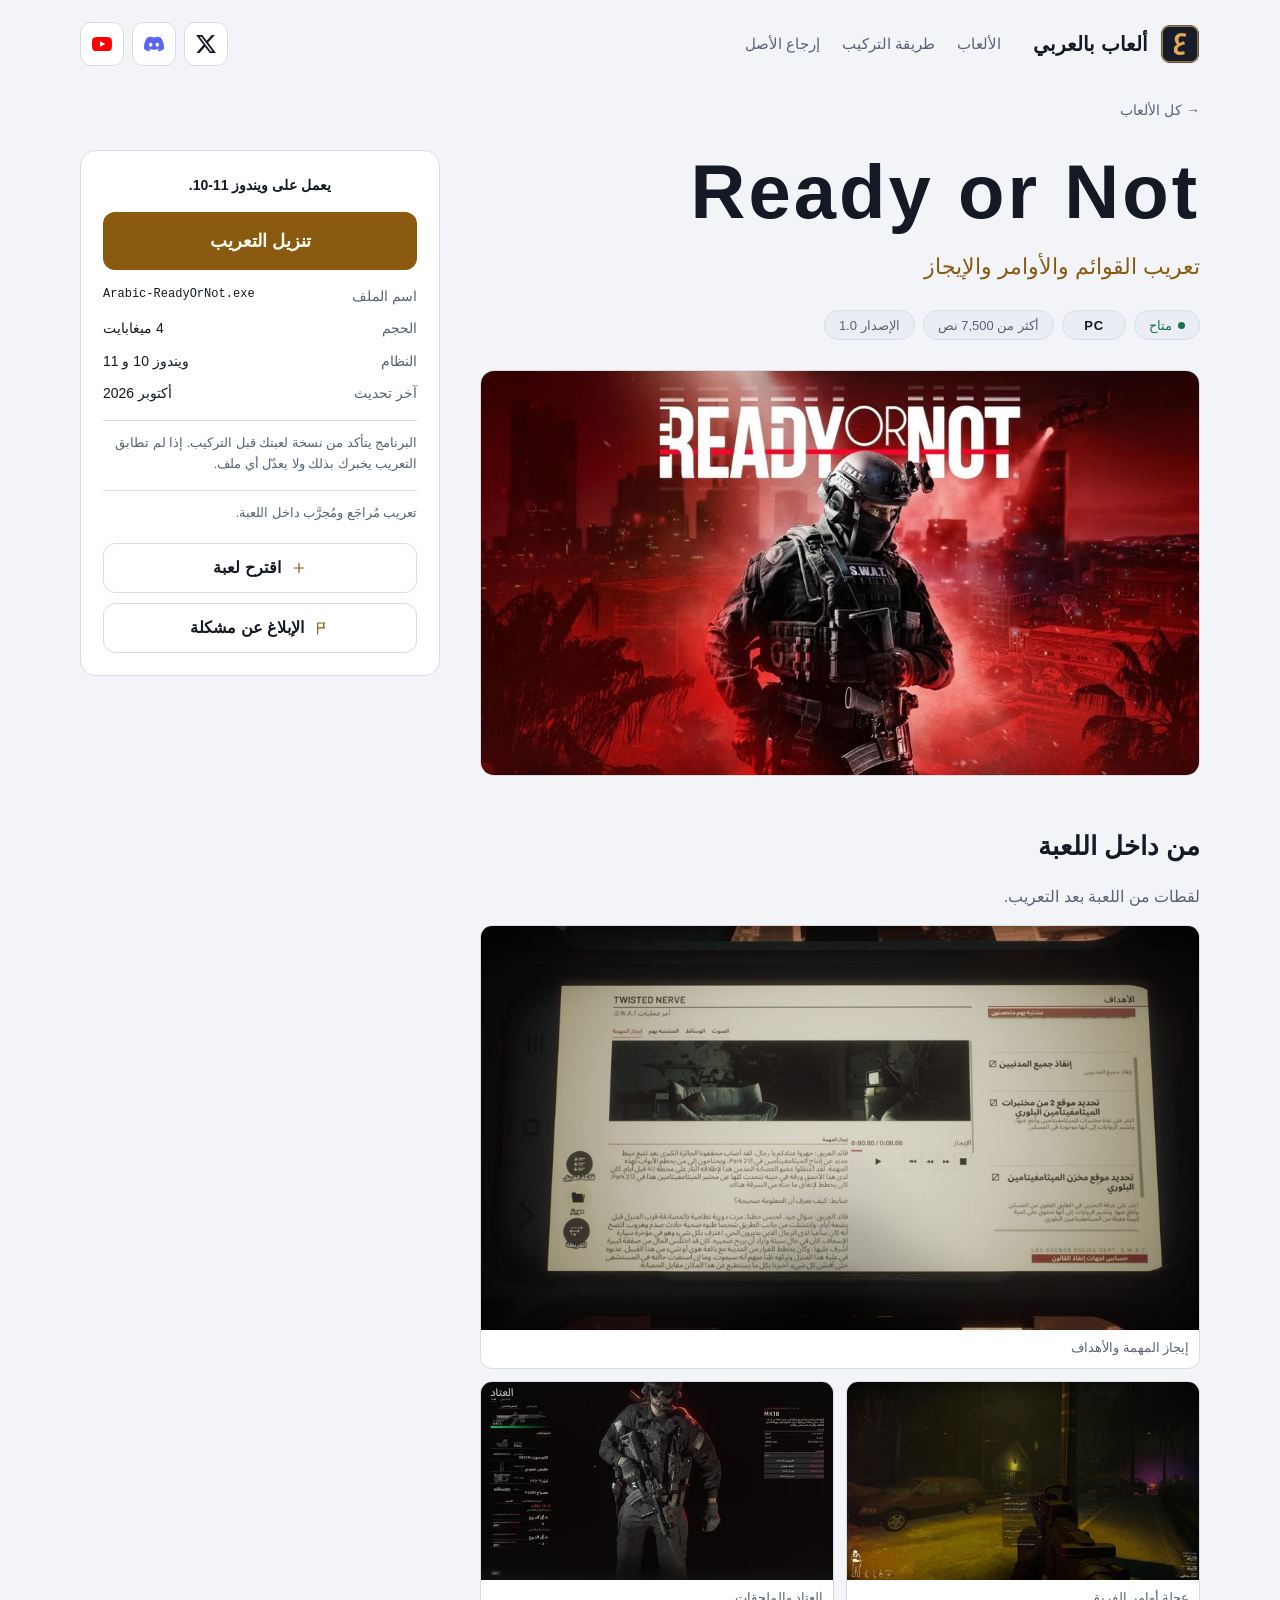
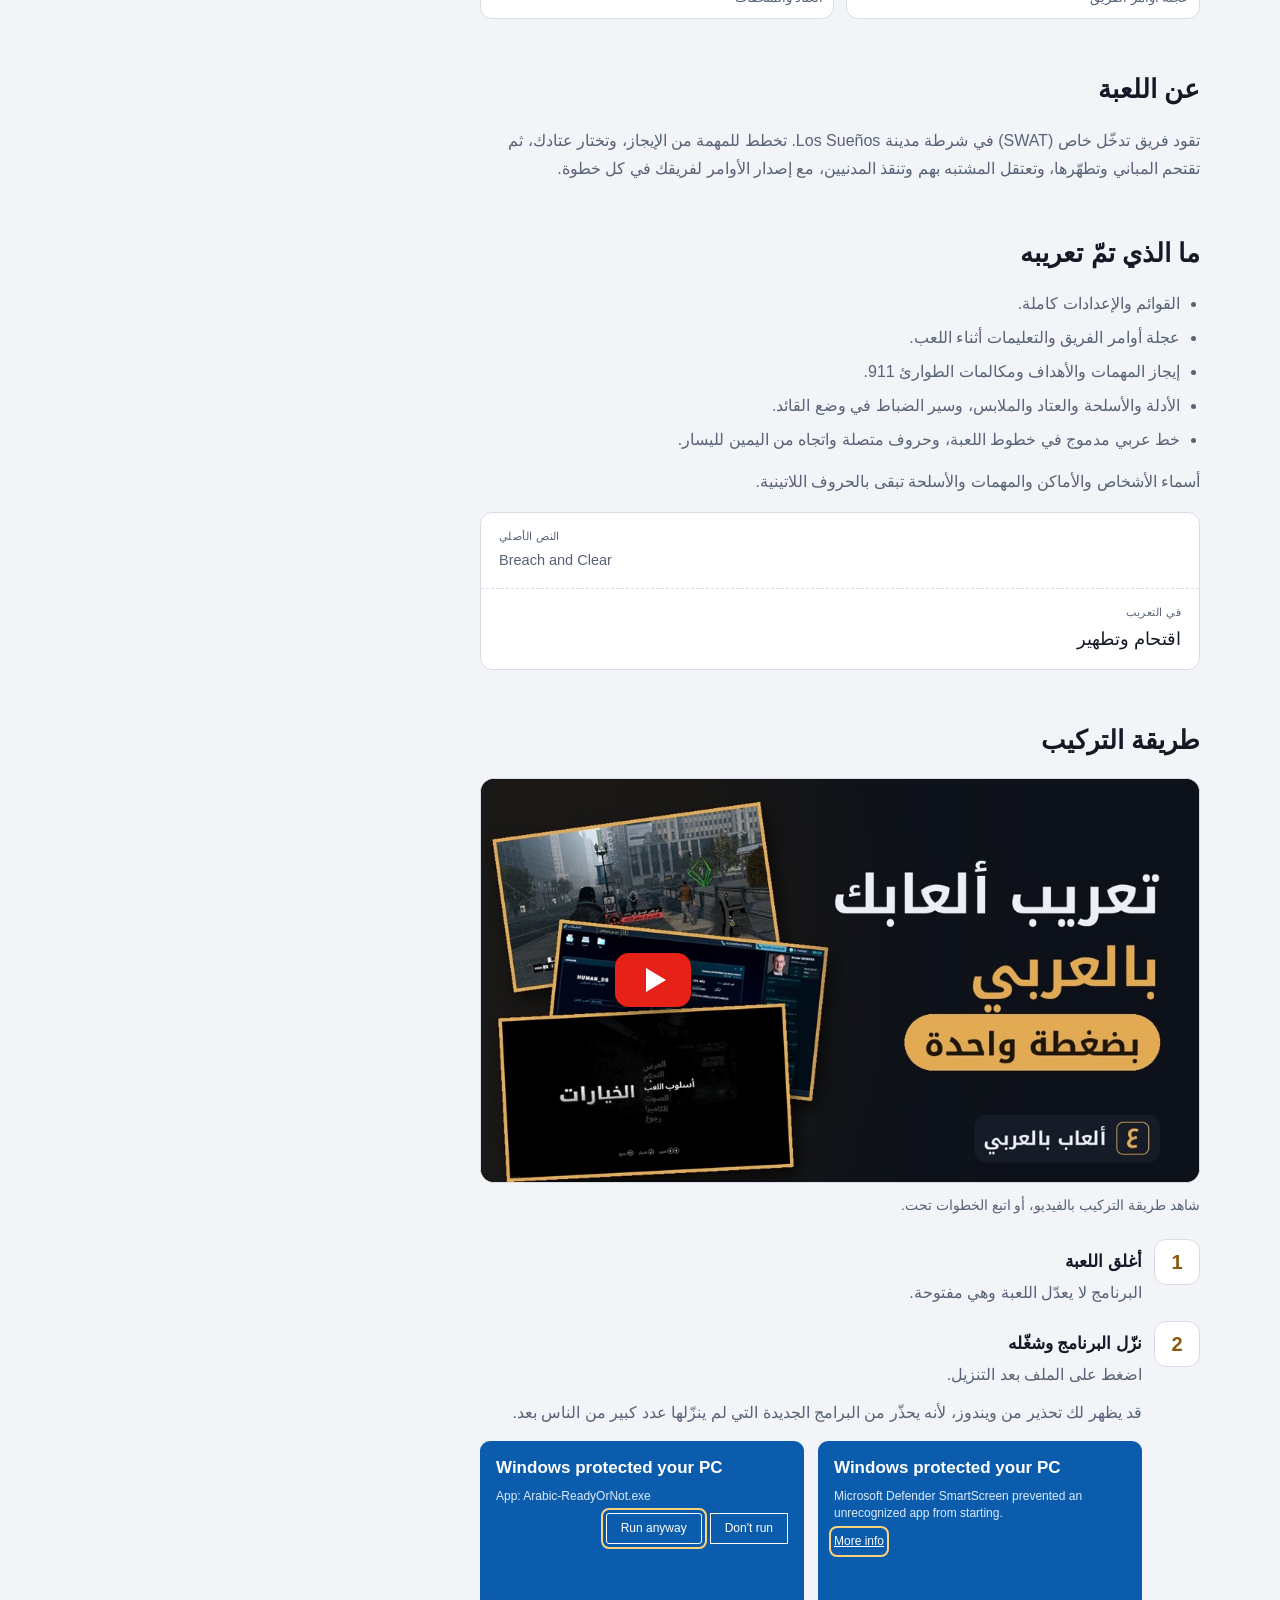
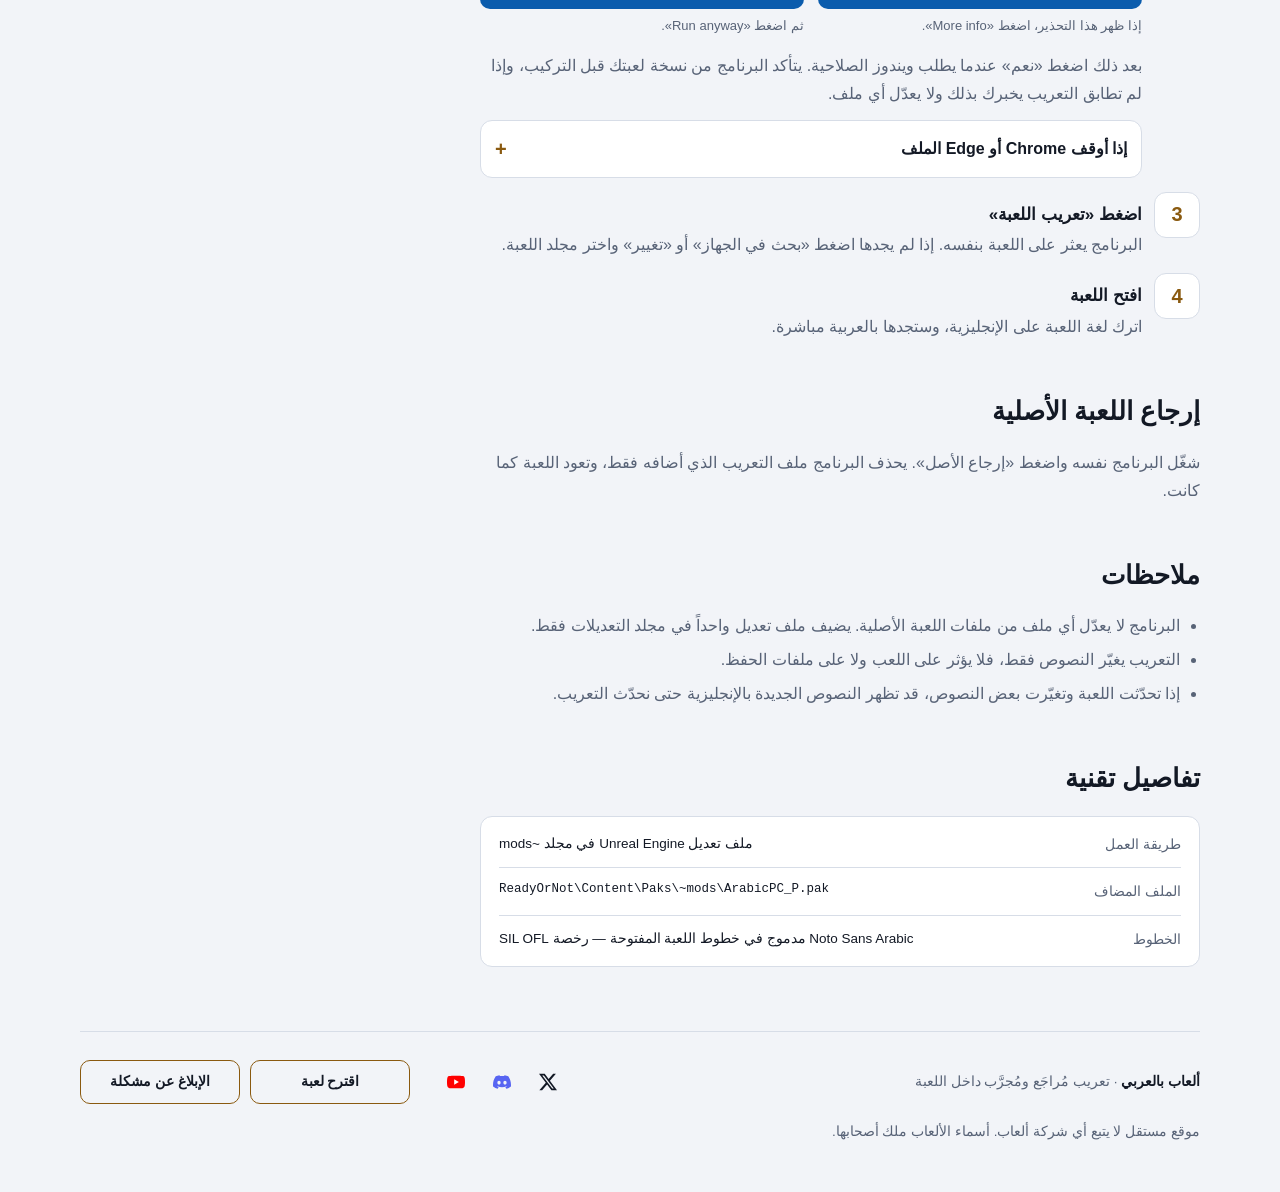
<file: readyornot.html>
<!doctype html>
<html lang="ar" dir="rtl">
<head>
<meta charset="utf-8">
<meta http-equiv="Content-Security-Policy" content="default-src 'none'; script-src 'sha256-Id8Sa9lHvQpv70yLuLrgS8saQPOXiOdCwPLp7Yqlmew=' 'sha256-ewUK3IPYGU3gF46hvFdsm5bOvynYOuCXVG4b3wqlys8=' 'sha256-vcinfW8w1KXhrZvj4CvVC5i6HdQuYbBCxFpEJyH1vP8=' 'sha256-zt1bkCsZpDhOuX6rjFbiNNUeiNlAIwT4OBKmRXil8lE=' 'sha256-D0SnryFHbFcE3lDCmxs45RldMhnp5iyebAxpOahPNMg=' https://gc.zgo.at/count.v5.js; style-src 'sha256-o6rBcCKN5jX7mDXosxy2a0KZwc6/nbcU9tJwsaZXgDM=' https://fonts.googleapis.com; font-src https://fonts.gstatic.com; img-src 'self' https://arabic-pc.goatcounter.com; connect-src https://arabic-pc.goatcounter.com; frame-src 'self' https://www.youtube-nocookie.com; base-uri 'none'; form-action 'none'">
<meta name="viewport" content="width=device-width, initial-scale=1, viewport-fit=cover">
<meta name="description" content="تعريب لعبة Ready or Not (ريدي أور نوت) بالعربية الفصحى: القوائم والإعدادات وأوامر الفريق والإيجاز ومكالمات الطوارئ والأدلة. يُركَّب ببرنامج صغير بضغطة واحدة ويُزال بضغطة واحدة.">
<link rel="icon" type="image/png" href="img/icon.png">
<meta property="og:title" content="تعريب Ready or Not (ريدي أور نوت) بالعربية | ألعاب بالعربي">
<meta property="og:description" content="تعريب لعبة Ready or Not (ريدي أور نوت) بالعربية الفصحى: القوائم والإعدادات وأوامر الفريق والإيجاز ومكالمات الطوارئ والأدلة. يُركَّب ببرنامج صغير بضغطة واحدة ويُزال بضغطة واحدة.">
<link rel="canonical" href="https://arabic-pc.github.io/readyornot.html">
<meta property="og:type" content="website">
<meta property="og:url" content="https://arabic-pc.github.io/readyornot.html">
<meta property="og:image" content="https://arabic-pc.github.io/img/readyornot-cover.jpg">
<meta name="twitter:card" content="summary_large_image">
<meta name="theme-color" content="#0D1119">
<meta name="google-site-verification" content="0khRUPTyk-3FLgudLrnjnzi9njk2wVIBT3IxozMUFL8">
<meta property="og:site_name" content="ألعاب بالعربي">
<script type="application/ld+json">{"@context": "https://schema.org", "@type": "BreadcrumbList", "itemListElement": [{"@type": "ListItem", "position": 1, "name": "ألعاب بالعربي", "item": "https://arabic-pc.github.io/"}, {"@type": "ListItem", "position": 2, "name": "تعريب Ready or Not", "item": "https://arabic-pc.github.io/readyornot.html"}]}</script>
<title>تعريب Ready or Not (ريدي أور نوت) بالعربية | ألعاب بالعربي</title>
<link rel="preconnect" href="https://fonts.googleapis.com"><link rel="preconnect" href="https://fonts.gstatic.com" crossorigin><link rel="stylesheet" href="https://fonts.googleapis.com/css2?family=IBM+Plex+Mono:wght@400;500&family=IBM+Plex+Sans+Arabic:wght@400;500;600;700&family=Noto+Kufi+Arabic:wght@500;600;700&display=swap">
<style>
/* تخطيط: عمود واحد من اليمين لليسار بعرض 1120px، رأس صغير، بطل مقسوم (نص + نافذة البرنامج)، ثم شبكة ألعاب */
:root {
  --bg: #0D1119;
  --surface: #151B27;
  --surface-2: #1C2433;
  --line: #273145;
  --fg: #ECEFF5;
  --muted: #8F99AE;
  --gold: #E2AA52;
  --gold-ink: #1E1606;
  --ok: #46C48C;
  --danger: #E07A62;
  --pause: #F2994A;
  --info: #6C9EF0;
  --scan: rgba(226, 170, 82, .06);

  --f-display: "Noto Kufi Arabic", "IBM Plex Sans Arabic", "Segoe UI", Tahoma, sans-serif;
  --f-body: "IBM Plex Sans Arabic", "Segoe UI", Tahoma, sans-serif;
  --f-mono: "IBM Plex Mono", ui-monospace, Consolas, monospace;

  --r: 14px;
  --wrap: 1120px;
  --t-fast: .15s;
  --ease: cubic-bezier(.16, 1, .3, 1);
  color-scheme: dark;
}
@media (prefers-color-scheme: light) {
  :root:not([data-theme="dark"]) {
    --bg: #F2F4F8; --surface: #FFFFFF; --surface-2: #EAEEF4; --line: #D7DDE7;
    --fg: #131925; --muted: #586377; --gold: #8A5A10; --gold-ink: #FFF9EE;
    --ok: #14734A; --danger: #B23A22; --pause: #9A4E0C; --info: #2F67C7; --scan: rgba(169, 113, 26, .07);
    color-scheme: light;
  }
}
:root[data-theme="light"] {
  --bg: #F2F4F8; --surface: #FFFFFF; --surface-2: #EAEEF4; --line: #D7DDE7;
  --fg: #131925; --muted: #586377; --gold: #8A5A10; --gold-ink: #FFF9EE;
  --ok: #14734A; --danger: #B23A22; --pause: #9A4E0C; --info: #2F67C7; --scan: rgba(169, 113, 26, .07);
  color-scheme: light;
}

* { box-sizing: border-box; }
body { margin: 0; background: var(--bg); color: var(--fg); font-family: var(--f-body); font-size: 16px; line-height: 1.75; }
.page { padding-inline: 20px; padding-block: 0 48px; }
.wrap { max-width: var(--wrap); margin-inline: auto; }
a { color: inherit; }
:focus-visible { outline: 2px solid var(--gold); outline-offset: 3px; border-radius: 6px; }
.ltr { direction: ltr; unicode-bidi: isolate; }
.mono { font-family: var(--f-mono); font-size: .86em; }
h1, h2, h3 { text-wrap: balance; margin: 0; }
p { margin: 0; }

/* الرأس */
.top { display: flex; align-items: center; justify-content: space-between; gap: 16px; padding-block: 22px; }
.brand { display: flex; align-items: center; gap: 12px; text-decoration: none; }
.mark { display: block; flex: none; width: 40px; height: 40px; }   /* شعار الموقع الأصلي img/icon.png */
.brand b { font-family: var(--f-display); font-size: 20px; font-weight: 600; }
.nav { display: flex; gap: 22px; font-size: 15px; color: var(--muted); }
.nav a { display: inline-flex; align-items: center; min-height: 44px; text-decoration: none; transition: color var(--t-fast); }
.nav a:hover { color: var(--fg); }

/* حسابات التواصل */
.soc { display: flex; gap: 8px; }
.soc-btn { width: 44px; height: 44px; border-radius: 11px; border: 1px solid var(--line); background: var(--surface); display: grid; place-items: center; color: var(--fg); text-decoration: none; transition: border-color .15s, color .15s; }
.soc-btn:hover { border-color: var(--gold); }
.ic { display: block; width: 20px; height: 20px; }
.ic-x { color: var(--fg); }
.top { flex-wrap: nowrap; }
.top .brand { margin-inline-end: 16px; }
.top .soc { margin-inline-start: auto; }
.community { display: grid; grid-template-columns: repeat(3, minmax(0, 1fr)); gap: 16px; }
.community .comm { grid-template-columns: auto 1fr; }
.community .comm-go { grid-column: 2; }
.comm { display: grid; grid-template-columns: auto 1fr auto; gap: 16px; align-items: center; padding: 20px 22px; background: var(--surface); border: 1px solid var(--line); border-radius: var(--r); text-decoration: none; transition: border-color .2s, transform .2s; }
@media (hover: hover) {
  .comm:hover { border-color: var(--gold); transform: translateY(-2px); }
}
.comm-ic { width: 52px; height: 52px; border-radius: 14px; background: var(--surface-2); border: 1px solid var(--line); display: grid; place-items: center; color: var(--gold); }
.comm-ic .ic { width: 26px; height: 26px; }
.comm-t { display: grid; gap: 4px; min-width: 0; }
.comm-t b { font-size: 17px; }
.comm-t span { color: var(--muted); font-size: 14px; }
.comm-go { color: var(--gold); font-weight: 600; font-size: 14.5px; white-space: nowrap; }
.foot-soc { display: inline-flex; align-items: center; flex-wrap: wrap; gap: 2px; }
.foot-soc a { display: inline-flex; align-items: center; justify-content: center; min-width: 44px; min-height: 44px; border: 1px solid transparent; border-radius: 11px; color: var(--fg); text-decoration: none; transition: color var(--t-fast), border-color .15s; }
.foot-soc .ic { width: 18px; height: 18px; }
.foot-btns { display: flex; flex: 1 1 330px; gap: 10px; }   /* زرّين متساويين: اقترح لعبة والإبلاغ عن مشكلة */
.foot-soc .foot-rep { flex: 1 1 0; min-width: 160px; padding-inline: 14px; border: 1px solid var(--gold); border-radius: 10px; font-weight: 600; text-align: center; transition: background .15s; }
.foot-soc > a:nth-child(3) { margin-inline-end: 22px; }   /* مسافة بين الأيقونات والزرّين: الأيقونات أبعد شوي لليمين */
@media (max-width: 520px) {
  .foot-soc > a:first-child { margin-inline-start: -13px; }   /* الأيقونة الأولى تحاذي حافة النص من اليمين */
  .foot-soc { display: flex; width: 100%; }
  .foot-soc .foot-rep { min-width: 0; padding-inline: 8px; }
}
.foot-soc .foot-rep:hover { background: var(--surface-2); }
.foot-soc a:hover { color: var(--gold); }
.foot-soc a:not(.foot-rep):hover { border-color: var(--gold); color: var(--fg); }
.dl-note a { color: var(--gold); }

/* الأزرار */
.btn { display: inline-flex; align-items: center; justify-content: center; gap: 10px; min-height: 50px; padding-inline: 26px;
  border-radius: 12px; font: 600 16px/1 var(--f-body); text-decoration: none; border: 1px solid var(--line);
  background: var(--surface-2); color: var(--fg); cursor: pointer; transition: background var(--t-fast), filter var(--t-fast), transform var(--t-fast); }
.btn:hover { background: var(--line); }
.btn.gold { background: var(--gold); color: var(--gold-ink); border-color: transparent; }
.btn.gold:hover { filter: brightness(1.08); }
.btn:active { transform: translateY(1px); }

/* شارات */
.chips { display: flex; flex-wrap: wrap; gap: 8px; }
.chip { display: inline-flex; align-items: center; justify-content: center; gap: 6px; min-width: 64px; height: 30px; font-size: 13px; line-height: 1; padding: 0 14px; border-radius: 999px; border: 1px solid var(--line); background: var(--surface-2); color: var(--muted); white-space: nowrap; }
.chip.pc { color: var(--fg); font-weight: 700; letter-spacing: .06em; direction: ltr; }
.chip.on { color: var(--ok); }
.chip.upcoming { color: var(--gold); }
.chip.upcoming::before { content: ""; width: 7px; height: 7px; border-radius: 50%; background: var(--gold); }
.game.upcoming:hover { border-color: var(--line); transform: none; }
.game-when { color: var(--gold); font-weight: 600; font-size: 14.5px; }
.chip.on::before { content: ""; width: 7px; height: 7px; border-radius: 50%; background: var(--ok); }

/* الأقسام */
section { padding-block: 56px 8px; }
.eyebrow { font-size: 13px; letter-spacing: .04em; color: var(--gold); font-weight: 600; }
.sec-head { display: flex; align-items: end; justify-content: space-between; gap: 16px; flex-wrap: wrap; margin-block-end: 24px; }
.sec-head h2 { font-family: var(--f-display); font-size: clamp(26px, 4vw, 34px); font-weight: 600; line-height: 1.3; }
.lead { color: var(--muted); max-width: 62ch; }

/* نافذة البرنامج المصغّرة */
.app { background: var(--surface); border: 1px solid var(--line); border-radius: 16px; padding: 18px; display: grid; gap: 12px;
  box-shadow: 0 30px 60px -30px rgba(0,0,0,.55); max-width: 100%; }
.app-top { display: flex; justify-content: space-between; align-items: start; }
.app-brand { font-size: 12px; color: var(--gold); font-weight: 600; }
.app-title { font-size: 20px; font-weight: 700; }
.app-dots { display: flex; flex: none; gap: 10px; color: var(--muted); font-size: 14px; white-space: nowrap; }
.app-card { background: var(--surface-2); border: 1px solid var(--line); border-radius: 12px; padding: 12px 14px; min-width: 0; }
.app-label { font-size: 11px; color: var(--muted); }
.app-path { font-family: var(--f-mono); font-size: 12px; direction: ltr; text-align: right; overflow: hidden; text-overflow: ellipsis; white-space: nowrap; }
.app-status { display: flex; align-items: center; gap: 10px; font-weight: 700; font-size: 15px; }
.dot { width: 14px; height: 14px; border-radius: 50%; background: var(--info); box-shadow: 0 0 0 5px color-mix(in srgb, var(--info) 22%, transparent); flex: none; transition: background .18s, box-shadow .18s; }
/* الجملتان في نفس المكان عشان طول النافذة ما يتغير */
.app-msg { display: grid; font-size: 12.5px; color: var(--muted); margin-block-start: 4px; }
.app .app-msg span, .app.running .app-msg span { display: block; grid-area: 1 / 1; transition: opacity .2s; }
.app .app-msg .s0, .app .app-msg .s1, .app.running .app-msg .s2, .app.ready .app-msg .s2 { opacity: 0; }
.app.running .app-msg .s1, .app.ready .app-msg .s0 { opacity: 1; }
.bar { height: 7px; border-radius: 99px; background: var(--line); overflow: hidden; margin-block-start: 12px; display: flex; justify-content: flex-start; }
.bar i { display: block; height: 100%; width: 100%; background: var(--gold); border-radius: 99px; }
.bar-meta { display: flex; justify-content: space-between; font-size: 11.5px; color: var(--muted); margin-block-start: 6px; }
.bar-meta b { color: var(--fg); font-family: var(--f-mono); font-weight: 500; }
.app-btns { display: grid; grid-template-columns: 1.6fr 1fr 1.1fr; gap: 8px; }
.app-btns > span { border-radius: 10px; text-align: center; padding-block: 10px; font-size: 13px; font-weight: 600; background: var(--surface-2); border: 1px solid var(--line); }
.app-btns > .off { color: var(--muted); transition: background .2s, color .2s, border-color .2s, transform .12s, filter .12s; }
.app.ready .app-btns > .go { background: var(--gold); color: var(--gold-ink); border-color: transparent; }
.app.press .app-btns > .go { transform: scale(.95); filter: brightness(.9); }
.app-foot { display: flex; justify-content: space-between; font-size: 11px; color: var(--muted); border-top: 1px solid var(--line); padding-top: 10px; }

/* حالة نافذة البرنامج: تبدأ "جارٍ التركيب" ثم تتحول للنجاح (يتحكم بها سكربت صغير؛ بدون سكربت تظهر حالة النجاح) */
.app .s0, .app .s1 { display: none; }
.app.ready .s0 { display: block; }
.app.ready .s2 { display: none; }
.app.ready .bar, .app.ready .bar-meta { visibility: hidden; }
#mockName, #mockPath, #mockVer { transition: opacity .2s ease; }
.app.swap #mockName, .app.swap #mockPath, .app.swap #mockVer { opacity: 0; }
.app.running .s1 { display: block; }
.app.running .s2 { display: none; }
.app:not(.running):not(.ready) .dot { background: var(--ok); box-shadow: 0 0 0 5px color-mix(in srgb, var(--ok) 22%, transparent); }

/* البطل */
.hero { display: grid; grid-template-columns: 1.15fr 1fr; gap: 48px; align-items: center; padding-block: 40px 24px; }
.hero > * { min-width: 0; }
.hero h1 { font-family: var(--f-display); font-weight: 700; font-size: clamp(42px, 7vw, 72px); line-height: 1.35; margin-block: 10px 18px; }
.hero h1 em { font-style: normal; color: var(--gold); }
.hero .lead { font-size: 18px; }
.hero-cta { display: flex; flex-wrap: wrap; gap: 12px; margin-block: 28px 18px; }
.hero-note { font-size: 13.5px; color: var(--muted); display: flex; gap: 8px; align-items: center; }
.hero-note::before { content: ""; width: 8px; height: 8px; border-radius: 50%; background: var(--ok); flex: none; }

/* بطاقات الألعاب */
.games { display: grid; grid-template-columns: repeat(auto-fill, minmax(min(300px, 100%), 1fr)); gap: 20px; }
.game { display: grid; grid-template-rows: auto 1fr; text-decoration: none; background: var(--surface); border: 1px solid var(--line); border-radius: var(--r); overflow: hidden; transition: border-color .2s, transform .2s; }
@media (hover: hover) {
  .game:hover { border-color: var(--gold); transform: translateY(-2px); }
}
.art { position: relative; aspect-ratio: 16 / 9; max-width: 100%; padding: 16px 18px; display: flex; flex-direction: column; justify-content: space-between; overflow: hidden;
  background: repeating-linear-gradient(0deg, var(--scan) 0 1px, transparent 1px 4px), linear-gradient(160deg, var(--surface-2), var(--bg)); }
.art .term { font-family: var(--f-mono); font-size: 12px; color: var(--gold); direction: ltr; text-align: left; line-height: 1.6; opacity: .9; }
.art .term span { color: var(--muted); }
.art .name { font-family: var(--f-body); font-weight: 700; font-size: 30px; letter-spacing: .04em; direction: ltr; text-align: left; }
.game-body { padding: 16px 18px 18px; display: grid; grid-template-rows: auto 1fr auto auto; gap: 12px; }
.game-body p { color: var(--muted); font-size: 14.5px; }
.game-go { color: var(--gold); font-weight: 600; font-size: 14.5px; }
.art.shot { background: var(--bg); padding: 0; justify-content: flex-end; }
.art.shot img { position: absolute; inset: 0; width: 100%; height: 100%; object-fit: cover; }
.art.shot::after { content: ""; position: absolute; inset: 0; background: linear-gradient(0deg, rgba(8,11,17,.92) 0%, rgba(8,11,17,.35) 45%, rgba(8,11,17,0) 70%); }
.art.shot.cover { aspect-ratio: 16 / 9; }
.art.shot.cover::after { display: none; }
.game-name { font-size: 19px; font-weight: 700; direction: ltr; text-align: right; }
.art.shot .name { position: relative; z-index: 1; padding: 14px 18px; color: #F2F4F8; }
.plat { display: flex; flex-wrap: wrap; gap: 8px; align-items: center; font-size: 13px; color: var(--muted); border-top: 1px solid var(--line); padding-top: 12px; }
.plat b { font-weight: 600; color: var(--fg); font-size: 13px; padding: 2px 10px; border-radius: 6px; background: var(--surface-2); border: 1px solid var(--line); }
.g-shot { margin: 22px 0 0; border-radius: 14px; overflow: hidden; border: 1px solid var(--line); background: var(--surface); }
.g-shot img { display: block; width: 100%; height: auto; aspect-ratio: 16 / 9; object-fit: cover; }
.g-shot figcaption { font-size: 13px; color: var(--muted); padding: 10px 14px; }
/* معرض اللقطات */
.gallery { display: grid; grid-template-columns: repeat(2, minmax(0, 1fr)); gap: 12px; margin-block-start: 14px; }
.gallery figure:first-child, .gallery figure:last-child:nth-child(even) { grid-column: 1 / -1; }
.gallery figure { margin: 0; border-radius: 12px; overflow: hidden; border: 1px solid var(--line); background: var(--surface); }
.gallery img { display: block; width: 100%; aspect-ratio: 16 / 9; object-fit: cover; transition: transform .3s; }
.gallery .zoom { display: block; width: 100%; padding: 0; border: 0; background: none; cursor: zoom-in; overflow: hidden; }
@media (hover: hover) {
  .gallery .zoom:hover img { transform: scale(1.04); }
}
.gallery .zoom:focus-visible { outline-offset: -3px; }
.lb { position: fixed; inset: 0; z-index: 50; background: rgba(5,7,12,.92); display: flex; flex-direction: column; align-items: center; justify-content: center; gap: 12px; padding: 24px 16px; cursor: zoom-out; }
.lb[hidden] { display: none; }
.lb img { max-width: 100%; max-height: calc(100% - 60px); border-radius: 10px; box-shadow: 0 20px 60px rgba(0,0,0,.5); }
.lb p { color: #C9D0DD; font-size: 14px; }
.lb-x { position: absolute; top: calc(env(safe-area-inset-top, 0px) + 14px); left: 16px; width: 44px; height: 44px; border-radius: 50%; border: 1px solid rgba(255,255,255,.25); background: rgba(255,255,255,.08); color: #fff; font-size: 18px; cursor: pointer; }
.gallery figcaption { font-size: 12.5px; color: var(--muted); padding: 8px 10px; }
@media (max-width: 640px) { .gallery { grid-template-columns: 1fr; } }
/* لعبة واحدة متاحة: البطاقة تمتد أفقياً بدل أن تبقى وحيدة في الصف */
.games:has(> .game:only-child) { grid-template-columns: 1fr; }
.game:only-child { grid-template-columns: minmax(0, 1.1fr) minmax(0, 1fr); }
.game:only-child .art { aspect-ratio: auto; min-height: 230px; }
.game:only-child .game-body { align-content: center; padding: 24px 28px; }
.game:only-child .game-body p { font-size: 15.5px; }

.soon { display: flex; flex-wrap: wrap; gap: 10px; align-items: center; margin-block-start: 22px; color: var(--muted); font-size: 14px; }
.soon b { font-weight: 600; color: var(--fg); }

/* الخطوات */
.steps { display: grid; grid-template-columns: repeat(3, 1fr); gap: 20px; counter-reset: s; list-style: none; padding: 0; margin: 0; }
.steps li { background: var(--surface); border: 1px solid var(--line); border-radius: var(--r); padding: 22px; display: grid; gap: 8px; align-content: start; min-width: 0; }
.steps li::before { counter-increment: s; content: counter(s); font-family: var(--f-display); font-size: 34px; font-weight: 700; color: var(--gold); line-height: 1; }
.steps h3 { font-size: 18px; font-weight: 600; }
.steps p { color: var(--muted); font-size: 14.5px; }

/* الوعود */
.promises { display: grid; grid-template-columns: repeat(2, 1fr); gap: 0; border-top: 1px solid var(--line); }
.promises div { padding: 22px 4px; border-bottom: 1px solid var(--line); display: grid; gap: 6px; padding-inline-end: 28px; min-width: 0; }
.promises h3 { font-size: 17px; font-weight: 600; }
.promises p { color: var(--muted); font-size: 14.5px; }

/* الأسئلة */
.faq { display: grid; gap: 10px; max-width: 820px; }
.faq details { background: var(--surface); border: 1px solid var(--line); border-radius: 12px; padding: 4px 18px; transition: border-color .2s; }
@media (hover: hover) {
  .faq details:hover { border-color: var(--gold); }
}
.faq summary { cursor: pointer; font-weight: 600; padding-block: 14px; list-style: none; display: flex; justify-content: space-between; gap: 12px; }
.faq summary::after { content: "+"; color: var(--gold); font-size: 20px; line-height: 1; }
.faq details[open] summary::after { content: "−"; }
.faq summary::-webkit-details-marker { display: none; }
.faq details p { color: var(--muted); padding-block-end: 16px; font-size: 15px; }
.faq bdi { white-space: nowrap; }
.faq details p a { color: var(--fg); text-underline-offset: 3px; }

/* التذييل */
.foot { margin-block-start: 64px; padding-block: 28px 0; border-top: 1px solid var(--line); display: flex; align-items: center; justify-content: space-between; gap: 16px; flex-wrap: wrap; color: var(--muted); font-size: 13.5px; }
.foot strong { color: var(--fg); font-weight: 600; }

/* صفحة اللعبة */
.crumb { font-size: 14px; color: var(--muted); text-decoration: none; display: inline-flex; align-items: center; gap: 6px; min-height: 44px; transition: color var(--t-fast); }
.crumb:hover { color: var(--fg); }
.g-head { display: grid; grid-template-columns: 1fr 360px; gap: 40px; align-items: start; padding-block: 18px 0; }
.g-head > * { min-width: 0; }
.g-title { font-family: var(--f-body); font-weight: 700; font-size: clamp(44px, 8vw, 76px); letter-spacing: .04em; direction: ltr; text-align: right; line-height: 1.1; }
.g-sub { font-family: var(--f-display); font-size: 22px; color: var(--gold); margin-block: 6px 16px; }
.g-aka { margin-block: -8px 16px; color: var(--muted); font-size: 15px; }
.dl { position: sticky; top: calc(env(safe-area-inset-top, 0px) + 16px); background: var(--surface); border: 1px solid var(--line); border-radius: 16px; padding: 22px; display: grid; gap: 14px; }
.dl .btn { width: 100%; min-height: 58px; font-size: 18px; }
.dl dl { display: grid; grid-template-columns: auto 1fr; gap: 8px 14px; margin: 0; font-size: 14px; }
.dl dt { color: var(--muted); }
.dl dd { margin: 0; text-align: left; font-variant-numeric: tabular-nums; }
.dl-note { font-size: 12.5px; color: var(--muted); border-top: 1px solid var(--line); padding-top: 12px; }
.g-main { display: grid; gap: 8px; }
.g-main section { padding-block: 40px 0; }
.g-main h2 { font-family: var(--f-display); font-size: 26px; font-weight: 600; margin-block-end: 14px; }
.g-main p, .g-main li { color: var(--muted); }
.g-main ul { padding-inline-start: 20px; margin: 0; display: grid; gap: 6px; }

.sample { background: var(--surface); border: 1px solid var(--line); border-radius: 12px; overflow: hidden; margin-block-start: 16px; }
.sample div { padding: 14px 18px; }
.sample .en { direction: ltr; text-align: left; color: var(--muted); font-size: 14.5px; border-bottom: 1px dashed var(--line); }
.sample .ar { font-size: 18px; color: var(--fg); }
.sample .ar b { color: var(--gold); font-weight: 600; }
.sample small { display: block; font-size: 11px; color: var(--muted); letter-spacing: .04em; margin-block-end: 2px; }

.gsteps { list-style: none; counter-reset: s; padding: 0; margin: 0; display: grid; gap: 14px; }
.gsteps > li { display: grid; grid-template-columns: 44px 1fr; gap: 14px; align-items: start; }
.gsteps > li::before { counter-increment: s; content: counter(s); width: 44px; height: 44px; border-radius: 12px; border: 1px solid var(--line); display: grid; place-items: center; font-family: var(--f-display); font-weight: 700; color: var(--gold); font-size: 20px; background: var(--surface); }
.gsteps h3 { font-size: 17px; font-weight: 600; color: var(--fg); margin-block: 8px 2px; }
.gsteps > li > div { min-width: 0; }

/* رسم توضيحي لتحذير ويندوز */
.warn { display: grid; grid-template-columns: 1fr 1fr; gap: 14px; margin-block-start: 14px; }
.ss { background: #0B5CAD; color: #fff; border-radius: 10px; padding: 16px 16px 14px; direction: ltr; text-align: left; font-family: "Segoe UI", Tahoma, sans-serif; display: grid; gap: 8px; align-content: start; min-height: 168px; position: relative; min-width: 0; }
.ss-t { display: block; font-size: 17px; font-weight: 600; line-height: 1.35; }
.ss p { color: #DCEBFA !important; font-size: 12px; line-height: 1.45; }
.ss .more { color: #fff; text-decoration: underline; font-size: 12px; outline: 2px solid #FFD27A; outline-offset: 3px; border-radius: 3px; justify-self: start; }
.ss .row { display: flex; gap: 8px; justify-content: flex-end; margin-top: auto; }
.ss .row span { border: 1px solid #fff; padding: 4px 14px; font-size: 12px; }
.ss .row .hl { outline: 2px solid #FFD27A; outline-offset: 3px; border-radius: 3px; }
.ss-cap { font-size: 13px; color: var(--muted); margin-block-start: 6px; text-align: right; direction: rtl; }

.tech { background: var(--surface); border: 1px solid var(--line); border-radius: 12px; padding: 4px 18px; overflow-x: auto; }
.tech table { width: 100%; border-collapse: collapse; font-size: 14px; }
.tech td { padding: 11px 0; border-bottom: 1px solid var(--line); vertical-align: top; }
.tech tr:last-child td { border-bottom: 0; }
.tech td:first-child { color: var(--muted); padding-inline-end: 18px; white-space: nowrap; }
.tech td:last-child { direction: ltr; text-align: left; font-family: var(--f-mono); font-size: 12.5px; overflow-wrap: anywhere; }
.tl { display: block; }
.tl-ar { font-family: var(--f-body); font-size: 13.5px; }

.preview-note { font-size: 12.5px; color: var(--muted); background: var(--surface-2); border-radius: 8px; padding: 8px 12px; }

/* الوصول للتنزيل: زر أعلى الصفحة وشريط سفلي في الشاشات الصغيرة، وإرسال الرابط للكمبيوتر من الجوال */
#get { scroll-margin-top: 16px; }
p.dl-pc { margin: 0; font-size: 14px; font-weight: 600; color: var(--fg); text-align: center; }
.dl-jump-box, .to-get, .dl-bar { display: none; }
#dlSend { font-family: var(--f-body); }
#dlSend[hidden], .dl-sent[hidden] { display: none; }
.dl-sent { font-size: 13.5px; color: var(--muted); text-align: center; overflow-wrap: anywhere; }
.is-phone #dlBtn { background: var(--surface-2); color: var(--fg); border-color: var(--line); min-height: 50px; font-size: 16px; }

/* شرح تحذير ويندوز */
.warn-why { margin-block-start: 10px; }
.warn-next { margin-block-start: 14px; }
.warn-more { margin-block-start: 12px; background: var(--surface); border: 1px solid var(--line); border-radius: 12px; padding: 4px 14px; }
.warn-more summary { cursor: pointer; font-weight: 600; color: var(--fg); min-height: 48px; padding-block: 10px; line-height: 1.5; list-style: none; display: flex; align-items: center; justify-content: space-between; gap: 12px; }
.warn-more summary::after { content: "+"; color: var(--gold); font-size: 20px; line-height: 1; }
.warn-more[open] summary::after { content: "−"; }
.warn-more summary::-webkit-details-marker { display: none; }
.warn-more p { font-size: 14.5px; padding-block-end: 12px; }
.warn-more a { color: var(--fg); }
.warn-more bdi { white-space: nowrap; }

/* الحركة: انتقال بين الصفحات، وفتح الأسئلة والمكبّر، وإشارة الوصول لصندوق التنزيل */
@media (prefers-reduced-motion: no-preference) {
  @view-transition { navigation: auto; }
  ::view-transition-group(*) { animation-duration: .32s; animation-timing-function: var(--ease); }
  ::view-transition-old(root), ::view-transition-new(root) { animation-duration: .18s; }
  html:has(.hero) { scroll-behavior: smooth; }
  .lb:not([hidden]) { animation: fade-in .18s ease-out; }
  .lb:not([hidden]) img { animation: lb-img .24s var(--ease); }
  #get:target { animation: get-hit .9s ease-out; }
  @supports (interpolate-size: allow-keywords) {
    .faq details, .warn-more { interpolate-size: allow-keywords; }
    .faq details::details-content, .warn-more::details-content { block-size: 0; overflow: clip; transition: block-size .14s ease-in, content-visibility .14s allow-discrete; }
    .faq details[open]::details-content, .warn-more[open]::details-content { block-size: auto; transition: block-size .22s var(--ease), content-visibility .22s allow-discrete; }
  }
}
@media (prefers-reduced-motion: reduce) {
  .game, .comm, .gallery img, .yt img, .btn { transition-property: border-color, background, filter; }
  .comm:hover, .game:hover, .gallery .zoom:hover img, .yt:hover img, .btn:active { transform: none; }
}
@keyframes fade-in { from { opacity: 0; } }
@keyframes lb-img { from { transform: scale(.97); } }
@keyframes get-hit { from { box-shadow: 0 0 0 3px var(--gold); } to { box-shadow: 0 0 0 3px transparent; } }

/* نافذة البلاغ فوق الصفحة، وصفحة البلاغ لما تنعرض داخلها */
html:has(.rep-dlg[open]) { overflow: hidden; }
.rep-dlg { width: min(640px, 100% - 32px); max-width: none; height: min(780px, 100dvh - 48px); max-height: none; padding: 0; border: 1px solid var(--line); border-radius: 18px; background: var(--surface); color: var(--fg); overflow: hidden; }
.rep-dlg[open] { animation: rep-dlg-in .18s ease-out; }
.rep-dlg::backdrop { background: rgba(5, 7, 12, .62); }
.rep-dlg iframe { display: block; width: 100%; height: 100%; border: 0; }
.rep-dlg-x { position: absolute; top: 12px; inset-inline-end: 12px; z-index: 1; width: 44px; height: 44px; border-radius: 50%; border: 1px solid var(--line); background: var(--surface-2); color: var(--fg); font-size: 16px; cursor: pointer; }
.rep-dlg-x:hover { border-color: var(--gold); }
@keyframes rep-dlg-in { from { opacity: 0; transform: translateY(10px); } }
@media (prefers-reduced-motion: reduce) { .rep-dlg[open] { animation: none; } }
@media (max-width: 640px) {
  .rep-dlg { width: 100%; height: 92dvh; margin: auto 0 0; border-width: 1px 0 0; border-radius: 18px 18px 0 0; }
}
.embed body { background: var(--surface); }
.embed .page { padding: 0; }
.embed .top, .embed .crumb, .embed .foot { display: none; }
.embed .rep { max-width: none; padding: 0; }
.embed .rep-card { border: 0; border-radius: 0; padding: 22px 20px 20px; }
.embed .rep-title { padding-inline-end: 52px; font-size: 26px; }

/* رسم توضيحي لقائمة التنزيلات في Chrome وEdge */
.br { background: #292A2D; color: #E8EAED; border-radius: 10px; padding: 14px 16px; direction: ltr; text-align: left; font-family: "Segoe UI", Tahoma, sans-serif; display: grid; gap: 10px; align-content: start; box-shadow: 0 4px 14px rgba(0, 0, 0, .28); }
.br-edge { background: #2B2B2B; }
.br .row { display: flex; gap: 8px; justify-content: flex-end; align-items: center; }
.br .row + .row { margin-top: 2px; }
.br .row span { border: 1px solid #8A8D93; border-radius: 3px; padding: 4px 14px; font-size: 12px; color: #fff; display: inline-flex; align-items: center; min-height: 26px; box-sizing: border-box; }
.br .hl { outline: 2px solid #FFD27A; outline-offset: 3px; border-radius: 3px; }
.br .n { flex: none; width: 18px; height: 18px; margin-inline-start: 8px; border-radius: 50%; background: #FFD27A; color: #1B1B1B; font: 700 11px/18px "Segoe UI", Tahoma, sans-serif; text-align: center; }
.br-item { display: flex; align-items: center; gap: 10px; background: #3B3C40; border-radius: 10px; padding: 10px 10px 10px 12px; min-width: 0; }
.br-edge .br-item { background: #3D3D3D; }
.br-item > svg { flex: none; color: #F2B84B; }
.br-name { flex: 1; min-width: 0; display: grid; gap: 2px; font-size: 13px; }
.br-name b { font-weight: 600; overflow: hidden; text-overflow: ellipsis; white-space: nowrap; }
.br-name i { font-style: normal; font-size: 11.5px; line-height: 1.35; color: #F2C14E; overflow-wrap: anywhere; }
.br-dots { flex: none; display: inline-flex; color: #fff; padding: 2px 6px; }
.br-item .n { margin-inline-start: 2px; }
.br-step { display: grid; gap: 10px; border-top: 1px solid #55575C; padding-top: 12px; }
.br-title { display: block; margin-block: 4px 2px; font-size: 18px; font-weight: 700; color: var(--fg); }
@media (max-width: 400px) {
  .br { padding: 12px; }
  .br-item { padding: 8px; gap: 6px; }
  .br-item > svg { display: none; }
}

@media (max-width: 900px) {
  .hero, .g-head { grid-template-columns: 1fr; gap: 32px; }
  .dl { position: static; }
  .dl-jump-box { display: grid; gap: 8px; margin-block: 16px 6px; }
  .to-get { display: inline-flex; align-items: center; min-height: 44px; color: var(--fg); font-weight: 600; }
  .dl-bar { position: fixed; inset-inline: 0; bottom: 0; z-index: 20; display: flex; align-items: center; justify-content: space-between; gap: 12px; padding: 10px 16px calc(10px + env(safe-area-inset-bottom, 0px)); background: var(--surface); border-top: 1px solid var(--line); box-shadow: 0 -6px 20px rgba(0, 0, 0, .18); transform: translateY(110%); visibility: hidden; transition: transform .14s ease-in, visibility .14s; }
  .dl-bar.show { transform: none; visibility: visible; transition: transform .24s var(--ease); }
  .dl-bar .btn { flex: none; min-height: 46px; padding-inline: 20px; font-size: 15px; }
  .dl-bar-info { min-width: 0; display: grid; font-weight: 600; line-height: 1.35; }
  .dl-bar-info bdi { overflow: hidden; white-space: nowrap; text-overflow: ellipsis; }
  .dl-bar-info span { font-size: 12.5px; font-weight: 400; color: var(--muted); }
}
@media (max-width: 900px) and (prefers-reduced-motion: reduce) {
  .dl-bar, .dl-bar.show { transition: none; }
}
@media (max-width: 640px) {
  .app-title { min-height: 3.5em; line-height: 1.75; }
}
@media (max-width: 900px) {
  html { scroll-padding-bottom: 90px; }
}
@media (max-width: 480px) {
  .tech tr { display: block; padding-block: 11px; border-bottom: 1px solid var(--line); }
  .tech tr:last-child { border-bottom: 0; }
  .tech td { display: block; padding: 0; border-bottom: 0; }
  .tech td:first-child { white-space: normal; padding-inline-end: 0; margin-block-end: 2px; }
  .tech td:last-child { text-align: right; }
}
@media (max-width: 400px) {
  .brand { gap: 8px; }
  .brand b { font-size: 18px; }
  .soc { gap: 4px; }
  .top .brand { margin-inline-end: 0; }
}
@media (max-width: 360px) {
  .top { column-gap: 8px; }
  .brand { gap: 6px; }
  .brand b { font-size: 16px; }
  .mark { width: 36px; height: 36px; }
  .soc { gap: 2px; }
}
@media (max-width: 900px) {
  .steps { grid-template-columns: 1fr; }
  .community { grid-template-columns: 1fr; }
}
@media (max-width: 640px) {
  .community { grid-template-columns: 1fr; }
  .comm { grid-template-columns: auto 1fr; }
  .comm-go { display: none; }
  .game:only-child { grid-template-columns: 1fr; }
  .game:only-child .art { min-height: 0; aspect-ratio: 16 / 8; }
  .top { flex-wrap: wrap; row-gap: 4px; padding-block: 14px 6px; }
  .top .nav { order: 3; width: 100%; justify-content: space-between; gap: 12px; border-top: 1px solid var(--line); }
  .crumb { display: none; }
  .promises { grid-template-columns: 1fr; }
  .warn { grid-template-columns: 1fr; }
  .page { padding-inline: 16px; }
}

/* فيديو طريقة التركيب: صورة أولاً، ويُحمَّل يوتيوب عند الضغط فقط */
.yt-wrap { margin-block: 6px 22px; }
.yt, .yt-frame { display:block; position:relative; width:100%; max-width:760px; aspect-ratio:16/9; border-radius:14px; overflow:hidden; border:1px solid var(--line); background:#000; padding:0; cursor:pointer; }
.yt img { width:100%; height:100%; object-fit:cover; display:block; transition:transform .3s ease, filter .3s ease; }
@media (hover: hover) {
  .yt:hover img { transform:scale(1.02); filter:brightness(.85); }
}
.yt-play { position:absolute; top:50%; left:24%; transform:translate(-50%,-50%); width:76px; height:54px; border-radius:14px; background:#E62117; box-shadow:0 6px 24px rgba(0,0,0,.45); }
.yt-play::after { content:""; position:absolute; inset:0; margin:auto; width:0; height:0; border-style:solid; border-width:12px 0 12px 20px; border-color:transparent transparent transparent #fff; transform:translateX(3px); }
.yt:focus-visible { outline:2px solid var(--gold); outline-offset:3px; }
.yt-cap { margin-block-start:10px; color:var(--muted); font-size:14px; }
.yt-mini { display:flex; align-items:center; gap:14px; max-width:760px; margin-block-start:12px; padding:8px; border:1px solid var(--line); border-radius:12px; background:var(--surface); color:var(--fg); text-decoration:none; transition:border-color .2s ease; }
.yt-mini:hover { border-color:var(--gold); }
.yt-mini:focus-visible { outline:2px solid var(--gold); outline-offset:3px; }
.yt-mini-img { position:relative; flex:none; width:150px; aspect-ratio:16/9; border-radius:8px; overflow:hidden; background:#000; }
.yt-mini-img img { width:100%; height:100%; object-fit:cover; display:block; }
.yt-mini .yt-play { left:50%; width:38px; height:27px; border-radius:8px; }
.yt-mini .yt-play::after { border-width:6px 0 6px 11px; transform:translateX(2px); }
.yt-mini-txt { display:flex; flex-direction:column; gap:3px; min-width:0; }
.yt-mini-txt i { font-style:normal; font-size:12px; font-weight:700; color:var(--gold-ink); background:var(--gold); border-radius:999px; padding:1px 10px; align-self:flex-start; }
.yt-mini[data-show="b"] .yt-mini-txt i { display:none; }
.yt-mini-txt b { font-size:16px; }
.yt-mini-txt small { color:var(--muted); font-size:13px; }

@media (max-width:600px){ .yt-play { width:56px; height:40px; border-radius:11px; } .yt-play::after { border-width:9px 0 9px 15px; } }
#how .yt-wrap { margin: 0; }
#how .yt { max-width: none; }
.how-grid { display: grid; grid-template-columns: minmax(0, 1.5fr) minmax(0, 1fr); gap: 24px; align-items: start; }
.how-grid .steps { grid-template-columns: 1fr; gap: 10px; }
.how-grid .steps li { grid-template-columns: auto 1fr; column-gap: 14px; row-gap: 2px; padding: 14px 16px; }
.how-grid .steps li::before { grid-row: span 2; font-size: 26px; }
.how-grid .steps h3 { font-size: 16.5px; }
@media (max-width: 900px) {
  .how-grid { grid-template-columns: 1fr; }
}

/* تنبيه مهم في صفحة اللعبة */
.alert { margin-block: 18px; padding: 14px 16px; border-radius: var(--r); border: 1px solid #C2563F; background: rgba(194, 86, 63, .1); }
.alert b { display: block; margin-block-end: 4px; color: var(--danger); }
.alert p { margin: 0; }
.credit { padding: 14px 16px; border-radius: var(--r); background: var(--surface); border: 1px solid var(--line); }
.game.upcoming .art.shot img { object-position: center top; }
.names-note { margin-block-start: 14px; }
.mock-slot { max-width: 460px; margin-block-start: 14px; }

/* زر «الإبلاغ عن مشكلة» في آخر صندوق التنزيل: ثانوي بإطار رفيع، أخف من زر التنزيل */
.btn-report { display: flex; align-items: center; justify-content: center; gap: 10px; min-height: 50px; margin-block-start: 4px; border-radius: 12px; border: 1px solid var(--line); color: var(--fg); font-size: 16px; font-weight: 600; text-decoration: none; transition: border-color .15s, background .15s; }
.btn-report svg { color: var(--gold); flex: none; }
.btn-report:hover { border-color: var(--gold); background: var(--scan); }
.btn-report + .btn-report { margin-block-start: -4px; }   /* زرّين تحت بعض: المسافة بينهم 10 بكسل */

/* صفحة الإبلاغ عن مشكلة */
.rep { max-width: 720px; margin-inline: auto; padding-block: 18px 0; }
.rep [hidden] { display: none !important; }
.rep-card { background: var(--surface); border: 1px solid var(--line); border-radius: 18px; padding: 36px 36px 30px; }
.rep-form { display: grid; gap: 26px; }
.rep-title { font-family: var(--f-display); font-weight: 700; font-size: clamp(28px, 5vw, 36px); line-height: 1.4; }
.rep-sub { color: var(--muted); margin-block-start: -16px; }
.fld { display: grid; gap: 10px; min-width: 0; }
.fld > span { font-weight: 700; font-size: 17px; }
.req { color: var(--gold); }
.fld input, .fld select, .fld textarea { width: 100%; font: 400 16.5px/1.6 var(--f-body); color: var(--fg); background: var(--surface-2); border: 1px solid var(--line); border-radius: 12px; padding: 14px 18px; transition: border-color .15s; }
.fld select { min-height: 58px; cursor: pointer; appearance: none; padding-inline-end: 42px; }
.fld:has(select) { position: relative; }
.fld:has(select)::after { content: ""; position: absolute; inset-inline-end: 20px; bottom: 25px; width: 9px; height: 9px; border: solid var(--muted); border-width: 0 2px 2px 0; transform: rotate(45deg); pointer-events: none; }
.fld textarea { resize: vertical; min-height: 130px; }
.fld input:focus, .fld select:focus, .fld textarea:focus { outline: 2px solid var(--gold); outline-offset: 1px; border-color: var(--gold); }
.fld input::placeholder, .fld textarea::placeholder { color: var(--muted); opacity: 1; }
.fld-hint { font-size: 13px; color: var(--muted); margin-block-start: -2px; }
.hp { position: absolute; inset-inline-start: -10000px; width: 1px; height: 1px; overflow: hidden; }
.cf-turnstile { min-height: 65px; }
.rep-send { width: 100%; min-height: 62px; font-size: 19px; font-weight: 700; }
.rep-send[disabled] { opacity: .6; cursor: wait; }
.rep-msg { color: var(--danger); font-weight: 500; margin-block-end: -10px; }
.rep-msg:empty { display: none; }
.rep-alt { color: var(--muted); font-size: 14.5px; }
.rep-alt a { color: var(--gold); text-decoration: none; }
.rep-alt a:hover { text-decoration: underline; }
.rep-done { max-width: 560px; margin-inline: auto; display: grid; justify-items: center; gap: 14px; text-align: center; padding-block: 52px 46px; }
.rep-done:focus { outline: none; }
.rep-ok { width: 88px; height: 88px; border-radius: 50%; display: grid; place-items: center; color: var(--ok); background: rgba(70, 196, 140, .14); margin-block-end: 8px; }
.rep-done h2 { font-family: var(--f-display); font-size: clamp(24px, 4.5vw, 32px); font-weight: 700; }
.rep-done p { color: var(--muted); margin-block-end: 12px; }
.rep-back { min-width: 240px; background: transparent; }
.rep-id { display: grid; justify-items: center; gap: 4px; width: 100%; max-width: 380px; padding: 16px 18px; margin-block-end: 14px; border: 1px dashed var(--line); border-radius: 12px; background: var(--surface-2); }
.rep-id span { color: var(--muted); font-size: 14px; }
.rep-id b { font-family: var(--f-mono); font-size: 26px; font-weight: 500; letter-spacing: .14em; color: var(--gold); user-select: all; }
.rep-id small { color: var(--muted); font-size: 13px; line-height: 1.6; }
@media (max-width: 640px) {
  .rep-card { padding: 26px 18px 22px; }
}

@media (prefers-reduced-motion: no-preference) { .g-cover img { view-transition-name: cover-readyornot; } }
</style>
</head>
<body>
<div class="page" dir="rtl" lang="ar">
<div class="wrap">

<header class="top">
  <a class="brand" href="index.html"><img class="mark" src="img/icon.png" alt="" width="40" height="40"><b>ألعاب بالعربي</b></a>
  <nav class="nav" aria-label="القائمة">
    <a href="index.html#games">الألعاب</a>
    <a href="#install">طريقة التركيب</a>
    <a href="#restore">إرجاع الأصل</a>
  </nav>
  <div class="soc"><a class="soc-btn" href="https://x.com/Arabic_PC" target="_blank" rel="noopener" aria-label="حسابنا في X"><svg class="ic ic-x" viewBox="0 0 24 24" aria-hidden="true"><path fill="currentColor" d="M18.901 1.153h3.68l-8.04 9.19L24 22.846h-7.406l-5.8-7.584-6.638 7.584H.474l8.6-9.83L0 1.154h7.594l5.243 6.932ZM17.61 20.644h2.039L6.486 3.24H4.298Z"/></svg></a><a class="soc-btn" href="https://discord.gg/qZZn2CJPyR" target="_blank" rel="noopener" aria-label="سيرفر ديسكورد"><svg class="ic" viewBox="0 0 24 24" aria-hidden="true"><path fill="#5865F2" d="M20.317 4.3698a19.7913 19.7913 0 00-4.8851-1.5152.0741.0741 0 00-.0785.0371c-.211.3753-.4447.8648-.6083 1.2495-1.8447-.2762-3.68-.2762-5.4868 0-.1636-.3933-.4058-.8742-.6177-1.2495a.077.077 0 00-.0785-.037 19.7363 19.7363 0 00-4.8852 1.515.0699.0699 0 00-.0321.0277C.5334 9.0458-.319 13.5799.0992 18.0578a.0824.0824 0 00.0312.0561c2.0528 1.5076 4.0413 2.4228 5.9929 3.0294a.0777.0777 0 00.0842-.0276c.4616-.6304.8731-1.2952 1.226-1.9942a.076.076 0 00-.0416-.1057c-.6528-.2476-1.2743-.5495-1.8722-.8923a.077.077 0 01-.0076-.1277c.1258-.0943.2517-.1923.3718-.2914a.0743.0743 0 01.0776-.0105c3.9278 1.7933 8.18 1.7933 12.0614 0a.0739.0739 0 01.0785.0095c.1202.099.246.1981.3728.2924a.077.077 0 01-.0066.1276 12.2986 12.2986 0 01-1.873.8914.0766.0766 0 00-.0407.1067c.3604.698.7719 1.3628 1.225 1.9932a.076.076 0 00.0842.0286c1.961-.6067 3.9495-1.5219 6.0023-3.0294a.077.077 0 00.0313-.0552c.5004-5.177-.8382-9.6739-3.5485-13.6604a.061.061 0 00-.0312-.0286zM8.02 15.3312c-1.1825 0-2.1569-1.0857-2.1569-2.419 0-1.3332.9555-2.4189 2.157-2.4189 1.2108 0 2.1757 1.0952 2.1568 2.419 0 1.3332-.9555 2.4189-2.1569 2.4189zm7.9748 0c-1.1825 0-2.1569-1.0857-2.1569-2.419 0-1.3332.9554-2.4189 2.1569-2.4189 1.2108 0 2.1757 1.0952 2.1568 2.419 0 1.3332-.946 2.4189-2.1568 2.4189Z"/></svg></a><a class="soc-btn" href="https://www.youtube.com/channel/UCnYWo-6GKKKt775nzAENU2Q" target="_blank" rel="noopener" aria-label="قناة يوتيوب"><svg class="ic" viewBox="0 0 24 24" aria-hidden="true"><path fill="#F00" d="M23.498 6.186a3.016 3.016 0 0 0-2.122-2.136C19.505 3.545 12 3.545 12 3.545s-7.505 0-9.377.505A3.017 3.017 0 0 0 .502 6.186C0 8.07 0 12 0 12s0 3.93.502 5.814a3.016 3.016 0 0 0 2.122 2.136c1.871.505 9.376.505 9.376.505s7.505 0 9.377-.505a3.015 3.015 0 0 0 2.122-2.136C24 15.93 24 12 24 12s0-3.93-.502-5.814z"/><path fill="#FFF" d="M9.545 15.568V8.432L15.818 12z"/></svg></a></div>
</header>

<a class="crumb" href="index.html#games">→ كل الألعاب</a>

<main>
  <div class="g-head">
    <div class="g-main">
      <h1 class="g-title">Ready or Not</h1>
      <div class="g-sub">تعريب القوائم والأوامر والإيجاز</div>
      
      <div class="chips"><span class="chip on">متاح</span><span class="chip pc">PC</span><span class="chip">أكثر من 7,500 نص</span><span class="chip">الإصدار 1.0</span></div>
      
      <div class="dl-jump-box">
        <a class="btn gold" id="dlJump" href="#get">تنزيل التعريب<svg viewBox="0 0 24 24" width="18" height="18" aria-hidden="true"><path d="M12 5v13m0 0-5.5-5.5M12 18l5.5-5.5" fill="none" stroke="currentColor" stroke-width="2" stroke-linecap="round" stroke-linejoin="round"/></svg></a>
        <p class="dl-pc">يعمل على ويندوز <bdi>10-11</bdi>.</p>
      </div>

      <figure class="g-shot g-cover"><img src="img/readyornot-cover.jpg" srcset="img/readyornot-cover-640.jpg 640w, img/readyornot-cover-960.jpg 960w, img/readyornot-cover.jpg 1280w" sizes="(max-width: 900px) 100vw, 720px" alt="Ready or Not" fetchpriority="high"></figure>
      <section><h2>من داخل اللعبة</h2><p>لقطات من اللعبة بعد التعريب.</p><div class="gallery"><figure><button type="button" class="zoom" data-src="img/readyornot-shot.jpg" aria-label="تكبير: إيجاز المهمة والأهداف"><img src="img/readyornot-shot.jpg" srcset="img/readyornot-shot-640.jpg 640w, img/readyornot-shot-960.jpg 960w, img/readyornot-shot.jpg 1280w" sizes="(max-width: 900px) 100vw, 720px" alt="إيجاز المهمة والأهداف" loading="lazy"></button><figcaption>إيجاز المهمة والأهداف</figcaption></figure><figure><button type="button" class="zoom" data-src="img/readyornot-shot2.jpg" aria-label="تكبير: عجلة أوامر الفريق"><img src="img/readyornot-shot2.jpg" srcset="img/readyornot-shot2-640.jpg 640w, img/readyornot-shot2-960.jpg 960w, img/readyornot-shot2.jpg 1280w" sizes="(max-width: 640px) 100vw, 360px" alt="عجلة أوامر الفريق" loading="lazy"></button><figcaption>عجلة أوامر الفريق</figcaption></figure><figure><button type="button" class="zoom" data-src="img/readyornot-shot3.jpg" aria-label="تكبير: العتاد والملحقات"><img src="img/readyornot-shot3.jpg" srcset="img/readyornot-shot3-640.jpg 640w, img/readyornot-shot3-960.jpg 960w, img/readyornot-shot3.jpg 1280w" sizes="(max-width: 640px) 100vw, 360px" alt="العتاد والملحقات" loading="lazy"></button><figcaption>العتاد والملحقات</figcaption></figure></div></section>

      <section>
        <h2>عن اللعبة</h2>
        <p>تقود فريق تدخّل خاص (SWAT) في شرطة مدينة Los Sueños. تخطط للمهمة من الإيجاز، وتختار عتادك، ثم تقتحم المباني وتطهّرها، وتعتقل المشتبه بهم وتنقذ المدنيين، مع إصدار الأوامر لفريقك في كل خطوة.</p>
      </section>

      <section>
        <h2>ما الذي تمّ تعريبه</h2>
        <ul><li>القوائم والإعدادات كاملة.</li><li>عجلة أوامر الفريق والتعليمات أثناء اللعب.</li><li>إيجاز المهمات والأهداف ومكالمات الطوارئ 911.</li><li>الأدلة والأسلحة والعتاد والملابس، وسير الضباط في وضع القائد.</li><li>خط عربي مدموج في خطوط اللعبة، وحروف متصلة واتجاه من اليمين لليسار.</li></ul>
        <p class="names-note">أسماء الأشخاص والأماكن والمهمات والأسلحة تبقى بالحروف اللاتينية.</p>
        <div class="sample">
          <div class="en" lang="en"><small lang="ar">النص الأصلي</small>Breach and Clear</div>
          <div class="ar"><small>في التعريب</small>اقتحام وتطهير</div>
        </div>
      </section>

      <section id="install">
        <h2>طريقة التركيب</h2>
        <div class="yt-wrap"><a class="yt" href="https://www.youtube.com/watch?v=VjXcg7ehp68" target="_blank" rel="noopener" data-id="VjXcg7ehp68" aria-label="تشغيل فيديو طريقة التركيب"><img src="img/how-video.jpg" srcset="img/how-video-640.jpg 640w, img/how-video-960.jpg 960w, img/how-video.jpg 1280w" sizes="(max-width: 900px) 100vw, 720px" alt="فيديو: طريقة تركيب التعريب" loading="lazy"><span class="yt-play" aria-hidden="true"></span></a><p class="yt-cap">شاهد طريقة التركيب بالفيديو، أو اتبع الخطوات تحت.</p></div>
        <ol class="gsteps">
          <li><div><h3>أغلق اللعبة</h3><p>البرنامج لا يعدّل اللعبة وهي مفتوحة.</p></div></li>
          <li><div><h3>نزّل البرنامج وشغّله</h3><p>اضغط على الملف بعد التنزيل. <a class="to-get" href="#get">الانتقال إلى زر التنزيل</a></p>
            <p class="warn-why">قد يظهر لك تحذير من ويندوز، لأنه يحذّر من البرامج الجديدة التي لم ينزّلها عدد كبير من الناس بعد.</p>
            <div class="warn" role="group" aria-label="صورة توضيحية لتحذير ويندوز">
              <div><div class="ss" lang="en"><b class="ss-t">Windows protected your PC</b><p>Microsoft Defender SmartScreen prevented an unrecognized app from starting.</p><span class="more">More info</span></div><p class="ss-cap">إذا ظهر هذا التحذير، اضغط «More info».</p></div>
              <div><div class="ss" lang="en"><b class="ss-t">Windows protected your PC</b><p>App: Arabic-ReadyOrNot.exe</p><div class="row"><span class="hl">Run anyway</span><span>Don't run</span></div></div><p class="ss-cap">ثم اضغط «Run anyway».</p></div>
            </div>
            <p class="warn-next">بعد ذلك اضغط «نعم» عندما يطلب ويندوز الصلاحية. يتأكد البرنامج من نسخة لعبتك قبل التركيب، وإذا لم تطابق التعريب يخبرك بذلك ولا يعدّل أي ملف.</p>
            <details class="warn-more">
              <summary>إذا أوقف Chrome أو Edge الملف</summary>
              <div class="warn" role="group" aria-label="صورة توضيحية لقائمة التنزيلات في المتصفح">
                <div><div class="br" lang="en"><div class="br-item"><svg viewBox="0 0 24 24" width="16" height="16" aria-hidden="true"><path d="M12 3.5 22 20.5H2z" fill="none" stroke="currentColor" stroke-width="2" stroke-linejoin="round"/><path d="M12 10v5m0 2.6v.1" fill="none" stroke="currentColor" stroke-width="2" stroke-linecap="round"/></svg><div class="br-name"><b>Arabic-ReadyOrNot.exe</b><i>Not commonly downloaded</i></div><span class="hl br-dots"><svg viewBox="0 0 24 24" width="14" height="14" aria-hidden="true"><circle cx="5" cy="12" r="2" fill="currentColor"/><circle cx="12" cy="12" r="2" fill="currentColor"/><circle cx="19" cy="12" r="2" fill="currentColor"/></svg></span><b class="n">1</b></div><div class="row"><span class="hl">Keep</span><b class="n">2</b></div></div><p class="ss-cap"><b class="br-title">Chrome</b>افتح قائمة التنزيلات، واضغط النقاط الثلاث بجانب الملف ثم «Keep». إذا ظهر تأكيد، اضغط «<bdi>Keep anyway</bdi>».</p></div>
                <div><div class="br br-edge" lang="en"><div class="br-item"><svg viewBox="0 0 24 24" width="16" height="16" aria-hidden="true"><path d="M12 3.5 22 20.5H2z" fill="none" stroke="currentColor" stroke-width="2" stroke-linejoin="round"/><path d="M12 10v5m0 2.6v.1" fill="none" stroke="currentColor" stroke-width="2" stroke-linecap="round"/></svg><div class="br-name"><b>Arabic-ReadyOrNot.exe</b><i>Not commonly downloaded</i></div><span class="hl br-dots"><svg viewBox="0 0 24 24" width="14" height="14" aria-hidden="true"><circle cx="5" cy="12" r="2" fill="currentColor"/><circle cx="12" cy="12" r="2" fill="currentColor"/><circle cx="19" cy="12" r="2" fill="currentColor"/></svg></span><b class="n">1</b></div><div class="row"><span class="hl">Keep</span><b class="n">2</b></div><div class="br-step"><div class="row"><span>Delete</span><span class="hl"><svg viewBox="0 0 24 24" width="13" height="13" aria-hidden="true"><path d="m6 9 6 6 6-6" fill="none" stroke="currentColor" stroke-width="2.4" stroke-linecap="round" stroke-linejoin="round"/></svg></span><b class="n">3</b></div><div class="row"><span class="hl">Keep anyway</span><b class="n">4</b></div></div></div><p class="ss-cap"><b class="br-title">Edge</b>اتبع الأرقام. النقاط الثلاث تظهر مكان علامة الإغلاق. بعد «Keep» اضغط السهم بجانب «Delete» ثم «<bdi>Keep anyway</bdi>».</p></div>
              </div>
              <p>إذا لم تنجح الطريقة، <a href="report.html?game=readyornot&amp;v=1.0">أبلغنا عن المشكلة</a>.</p>
            </details>
          </div></li>
          <li><div><h3>اضغط «تعريب اللعبة»</h3><p>البرنامج يعثر على اللعبة بنفسه. إذا لم يجدها اضغط «بحث في الجهاز» أو «تغيير» واختر مجلد اللعبة.</p></div></li>
          <li><div><h3>افتح اللعبة</h3><p>اترك لغة اللعبة على الإنجليزية، وستجدها بالعربية مباشرة.</p></div></li>
        </ol>
      </section>

      <section id="restore">
        <h2>إرجاع اللعبة الأصلية</h2>
        <p>شغّل البرنامج نفسه واضغط «إرجاع الأصل». يحذف البرنامج ملف التعريب الذي أضافه فقط، وتعود اللعبة كما كانت.</p>
      </section>

      <section>
        <h2>ملاحظات</h2>
        <ul><li>البرنامج لا يعدّل أي ملف من ملفات اللعبة الأصلية. يضيف ملف تعديل واحداً في مجلد التعديلات فقط.</li><li>التعريب يغيّر النصوص فقط، فلا يؤثر على اللعب ولا على ملفات الحفظ.</li><li>إذا تحدّثت اللعبة وتغيّرت بعض النصوص، قد تظهر النصوص الجديدة بالإنجليزية حتى نحدّث التعريب.</li></ul>
      </section>

      
      <section>
        <h2>تفاصيل تقنية</h2>
        <div class="tech"><table><tr><td>طريقة العمل</td><td><span class="tl tl-ar" dir="rtl">ملف تعديل Unreal Engine في مجلد ~mods</span></td></tr><tr><td>الملف المضاف</td><td><span class="tl">ReadyOrNot\<wbr>Content\<wbr>Paks\<wbr>~mods\<wbr>ArabicPC_P.pak</span></td></tr><tr><td>الخطوط</td><td><span class="tl tl-ar" dir="rtl">Noto Sans Arabic مدموج في خطوط اللعبة المفتوحة — رخصة SIL OFL</span></td></tr></table></div>
      </section>
    </div>

    <aside class="dl" id="get" aria-label="تنزيل التعريب">
      <p class="dl-pc">يعمل على ويندوز <bdi>10-11</bdi>.</p>
      <button type="button" class="btn gold" id="dlSend" hidden>أرسل الرابط إلى كمبيوترك</button>
      <p class="dl-sent" id="dlSendMsg" role="status" hidden></p>
      <a class="btn gold" href="https://arabic-pc.github.io/downloads/Arabic-ReadyOrNot.exe" download data-goatcounter-click="download-readyornot" data-goatcounter-title="تنزيل Ready or Not" id="dlBtn">تنزيل التعريب</a>
      <dl>
        <dt>اسم الملف</dt><dd class="mono ltr">Arabic-ReadyOrNot.exe</dd>
        <dt>الحجم</dt><dd>4 ميغابايت</dd>
        <dt>النظام</dt><dd>ويندوز 10 و 11</dd>
        <dt>آخر تحديث</dt><dd>أكتوبر 2026</dd>
      </dl>
      <p class="preview-note" id="dlNote" hidden>رابط التنزيل يتفعّل عند نشر الموقع.</p>
      <p class="dl-note">البرنامج يتأكد من نسخة لعبتك قبل التركيب. إذا لم تطابق التعريب يخبرك بذلك ولا يعدّل أي ملف.</p>
      <p class="dl-note">تعريب مُراجَع ومُجرَّب داخل اللعبة.</p>
      <a class="btn-report" href="suggest.html"><svg viewBox="0 0 24 24" width="16" height="16" aria-hidden="true"><path d="M12 5v14M5 12h14" fill="none" stroke="currentColor" stroke-width="1.8" stroke-linecap="round"/></svg>اقترح لعبة</a>
      <a class="btn-report" href="report.html?game=readyornot&amp;v=1.0"><svg viewBox="0 0 24 24" width="16" height="16" aria-hidden="true"><path d="M5.5 21V4.5m0 0h10.2l-1.6 3.6 1.6 3.6H5.5" fill="none" stroke="currentColor" stroke-width="1.8" stroke-linecap="round" stroke-linejoin="round"/></svg>الإبلاغ عن مشكلة</a>
    </aside>
  </div>
</main>

<div class="dl-bar" id="dlBar">
  <div class="dl-bar-info"><bdi>Ready or Not</bdi><span>4 ميغابايت</span></div>
  <a class="btn gold" href="#get">تنزيل التعريب</a>
</div>

<footer class="foot">
  <span><strong>ألعاب بالعربي</strong> · تعريب مُراجَع ومُجرَّب داخل اللعبة</span>
  <span class="foot-soc"><a href="https://x.com/Arabic_PC" target="_blank" rel="noopener" aria-label="حسابنا في X"><svg class="ic ic-x" viewBox="0 0 24 24" aria-hidden="true"><path fill="currentColor" d="M18.901 1.153h3.68l-8.04 9.19L24 22.846h-7.406l-5.8-7.584-6.638 7.584H.474l8.6-9.83L0 1.154h7.594l5.243 6.932ZM17.61 20.644h2.039L6.486 3.24H4.298Z"/></svg></a><a href="https://discord.gg/qZZn2CJPyR" target="_blank" rel="noopener" aria-label="سيرفر ديسكورد"><svg class="ic" viewBox="0 0 24 24" aria-hidden="true"><path fill="#5865F2" d="M20.317 4.3698a19.7913 19.7913 0 00-4.8851-1.5152.0741.0741 0 00-.0785.0371c-.211.3753-.4447.8648-.6083 1.2495-1.8447-.2762-3.68-.2762-5.4868 0-.1636-.3933-.4058-.8742-.6177-1.2495a.077.077 0 00-.0785-.037 19.7363 19.7363 0 00-4.8852 1.515.0699.0699 0 00-.0321.0277C.5334 9.0458-.319 13.5799.0992 18.0578a.0824.0824 0 00.0312.0561c2.0528 1.5076 4.0413 2.4228 5.9929 3.0294a.0777.0777 0 00.0842-.0276c.4616-.6304.8731-1.2952 1.226-1.9942a.076.076 0 00-.0416-.1057c-.6528-.2476-1.2743-.5495-1.8722-.8923a.077.077 0 01-.0076-.1277c.1258-.0943.2517-.1923.3718-.2914a.0743.0743 0 01.0776-.0105c3.9278 1.7933 8.18 1.7933 12.0614 0a.0739.0739 0 01.0785.0095c.1202.099.246.1981.3728.2924a.077.077 0 01-.0066.1276 12.2986 12.2986 0 01-1.873.8914.0766.0766 0 00-.0407.1067c.3604.698.7719 1.3628 1.225 1.9932a.076.076 0 00.0842.0286c1.961-.6067 3.9495-1.5219 6.0023-3.0294a.077.077 0 00.0313-.0552c.5004-5.177-.8382-9.6739-3.5485-13.6604a.061.061 0 00-.0312-.0286zM8.02 15.3312c-1.1825 0-2.1569-1.0857-2.1569-2.419 0-1.3332.9555-2.4189 2.157-2.4189 1.2108 0 2.1757 1.0952 2.1568 2.419 0 1.3332-.9555 2.4189-2.1569 2.4189zm7.9748 0c-1.1825 0-2.1569-1.0857-2.1569-2.419 0-1.3332.9554-2.4189 2.1569-2.4189 1.2108 0 2.1757 1.0952 2.1568 2.419 0 1.3332-.946 2.4189-2.1568 2.4189Z"/></svg></a><a href="https://www.youtube.com/channel/UCnYWo-6GKKKt775nzAENU2Q" target="_blank" rel="noopener" aria-label="قناة يوتيوب"><svg class="ic" viewBox="0 0 24 24" aria-hidden="true"><path fill="#F00" d="M23.498 6.186a3.016 3.016 0 0 0-2.122-2.136C19.505 3.545 12 3.545 12 3.545s-7.505 0-9.377.505A3.017 3.017 0 0 0 .502 6.186C0 8.07 0 12 0 12s0 3.93.502 5.814a3.016 3.016 0 0 0 2.122 2.136c1.871.505 9.376.505 9.376.505s7.505 0 9.377-.505a3.015 3.015 0 0 0 2.122-2.136C24 15.93 24 12 24 12s0-3.93-.502-5.814z"/><path fill="#FFF" d="M9.545 15.568V8.432L15.818 12z"/></svg></a><span class="foot-btns"><a class="foot-rep" href="suggest.html">اقترح لعبة</a><a class="foot-rep" href="report.html">الإبلاغ عن مشكلة</a></span></span>
  <span>موقع مستقل لا يتبع أي شركة ألعاب. أسماء الألعاب ملك أصحابها.</span>
</footer>

</div>
</div>

<script>(function(){var b=document.getElementById('dlBtn'),n=document.getElementById('dlNote');if(b&&b.getAttribute('href')==='#download'){b.addEventListener('click',function(e){e.preventDefault();n.hidden=false;});}})();</script><script>(function(){var get=document.getElementById('get'),dl=document.getElementById('dlBtn'),bar=document.getElementById('dlBar'),jump=document.getElementById('dlJump'),send=document.getElementById('dlSend'),msg=document.getElementById('dlSendMsg');
if(!get||!dl||dl.classList.contains('off'))return;
var ua=navigator.userAgent;
if(/Android|iPhone|iPad|iPod/.test(ua)||(/Macintosh/.test(ua)&&navigator.maxTouchPoints>1)){
document.documentElement.classList.add('is-phone');send.hidden=false;
if(!navigator.share)send.textContent='انسخ الرابط لفتحه على الكمبيوتر';
var url=location.origin+location.pathname;
function say(x){msg.textContent=x;msg.hidden=false;}
function manual(){say('انسخ هذا الرابط وافتحه على الكمبيوتر: '+url);}
function copy(){if(navigator.clipboard&&navigator.clipboard.writeText)navigator.clipboard.writeText(url).then(function(){say('تم نسخ الرابط. افتحه على الكمبيوتر ونزّل البرنامج من هناك.');},manual);else manual();}
send.addEventListener('click',function(){if(navigator.share)navigator.share({title:document.title,url:url}).catch(function(e){if(!e||e.name!=='AbortError')copy();});else copy();});
}
if(!('IntersectionObserver' in window))return;
function update(){bar.classList.toggle('show',jump.getBoundingClientRect().bottom<0&&get.getBoundingClientRect().top>window.innerHeight);}
var io=new IntersectionObserver(update);io.observe(jump);io.observe(get);})();</script><div class="lb" id="lb" role="dialog" aria-modal="true" aria-label="الصورة مكبّرة" hidden><button type="button" class="lb-x" aria-label="إغلاق">✕</button><img id="lbImg" alt=""><p id="lbCap"></p></div>
<script>(function(){var lb=document.getElementById('lb');if(!lb)return;var im=document.getElementById('lbImg'),cp=document.getElementById('lbCap'),x=lb.querySelector('.lb-x'),from=null;
function close(){lb.hidden=true;im.removeAttribute('src');im.alt='';if(from)from.focus();}
document.querySelectorAll('.zoom').forEach(function(b){b.addEventListener('click',function(){from=b;im.src=b.dataset.src;var c=b.parentNode.querySelector('figcaption');cp.textContent=c?c.textContent:'';im.alt=cp.textContent;lb.hidden=false;x.focus();});});
lb.addEventListener('click',close);document.addEventListener('keydown',function(e){if(lb.hidden)return;if(e.key==='Escape')close();else if(e.key==='Tab'){e.preventDefault();x.focus();}});})();</script><script>(function(){function fr(id,t){var f=document.createElement('iframe');f.src='https://www.youtube-nocookie.com/embed/'+id+'?autoplay=1&rel=0';f.title=t;f.allow='accelerometer; autoplay; encrypted-media; gyroscope; picture-in-picture; fullscreen';f.allowFullscreen=true;f.className='yt-frame';return f;}document.querySelectorAll('.yt').forEach(function(b){b.addEventListener('click',function(e){e.preventDefault();var f=fr(b.dataset.id,b.getAttribute('aria-label'));b.replaceWith(f);f.focus();});});document.querySelectorAll('.yt-mini').forEach(function(m){m.addEventListener('click',function(e){e.preventDefault();var w=m.closest('.yt-wrap'),c=w.querySelector('.yt,.yt-frame'),d=m.dataset,k=d.show==='b'?'a':'b',o=k==='a'?'b':'a';var f=fr(d[k+'Id'],d[k+'Label']);c.replaceWith(f);w.querySelector('.yt-cap').textContent=d[k+'Cap'];d.show=k;m.href='https://www.youtube.com/watch?v='+d[o+'Id'];m.querySelector('img').src=d[o+'Img'];m.querySelector('b').textContent=d[o+'Label'];f.scrollIntoView({block:'nearest',behavior:'smooth'});f.focus({preventScroll:true});});});})();</script><dialog class="rep-dlg" id="repDlg" aria-label="الإبلاغ عن مشكلة"><button type="button" class="rep-dlg-x" aria-label="إغلاق">✕</button><iframe title="نموذج الإبلاغ عن مشكلة"></iframe></dialog>
<script>(function(){var d=document.getElementById('repDlg'),f=d.querySelector('iframe');if(!d.showModal)return;
document.addEventListener('click',function(e){var a=e.target.closest&&e.target.closest('a[href^="report.html"]');if(!a||e.ctrlKey||e.metaKey||e.shiftKey||e.button)return;e.preventDefault();var u=a.getAttribute('href');f.src=u+(u.indexOf('?')<0?'?':'&')+'embed=1';d.showModal();});
d.querySelector('.rep-dlg-x').addEventListener('click',function(){d.close();});
d.addEventListener('close',function(){f.removeAttribute('src');});
window.addEventListener('message',function(e){if(e.origin===location.origin&&e.source===f.contentWindow&&e.data==='rep-close')d.close();});})();</script><script data-goatcounter="https://arabic-pc.goatcounter.com/count" async src="https://gc.zgo.at/count.v5.js" integrity="sha384-atnOLvQb9t+jTSipvd75X2yginT4PjVbqDdlJAmxMm+wYElFmeR6EmLP5bYeoRVQ" crossorigin="anonymous"></script>
</body>
</html>
</file>
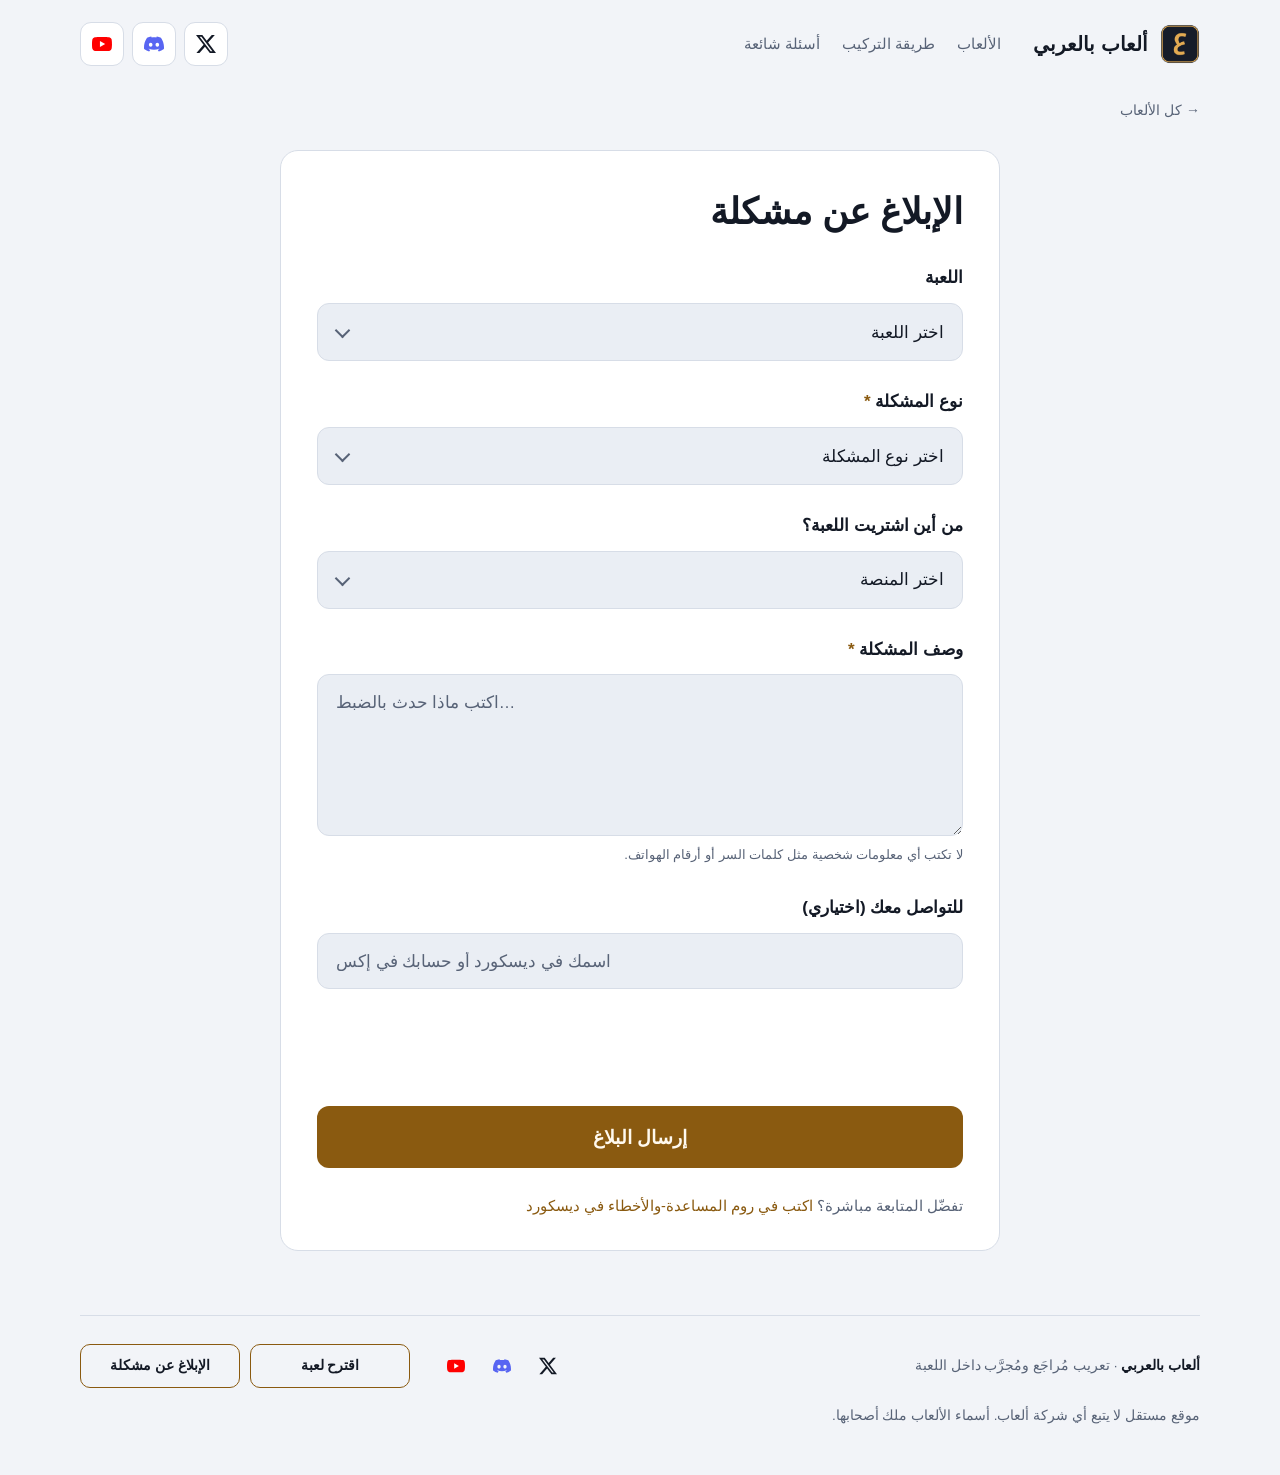
<file: report.html>
<!doctype html>
<html lang="ar" dir="rtl">
<head>
<meta charset="utf-8">
<meta http-equiv="Content-Security-Policy" content="default-src 'none'; script-src 'sha256-XKA+Ks+a/oH4eBEpq15amMRDtnAtduEO/4KdRxrPADY=' 'sha256-Id8Sa9lHvQpv70yLuLrgS8saQPOXiOdCwPLp7Yqlmew=' 'sha256-HL5o4WRxJy2LJ+yI6lyWKtsYBRQcVguU/ZzOsRV5YWg=' https://gc.zgo.at/count.v5.js https://challenges.cloudflare.com; style-src 'sha256-8evr1jTWX5g0eedkQV8NLFTi53x/XeEg/7dAhqK2gog=' https://fonts.googleapis.com; font-src https://fonts.gstatic.com; img-src 'self' https://arabic-pc.goatcounter.com; connect-src https://arabic-pc.goatcounter.com https://report.arabic-pc.workers.dev; frame-src https://challenges.cloudflare.com; base-uri 'none'; form-action 'none'">
<meta name="viewport" content="width=device-width, initial-scale=1, viewport-fit=cover">
<meta name="description" content="أبلغنا عن مشكلة في أحد تعريبات ألعاب بالعربي.">
<link rel="icon" type="image/png" href="img/icon.png">
<meta property="og:title" content="الإبلاغ عن مشكلة | ألعاب بالعربي">
<meta property="og:description" content="أبلغنا عن مشكلة في أحد تعريبات ألعاب بالعربي.">
<link rel="canonical" href="https://arabic-pc.github.io/report.html">
<meta property="og:type" content="website">
<meta property="og:url" content="https://arabic-pc.github.io/report.html">
<meta property="og:image" content="https://arabic-pc.github.io/img/icon.png">
<meta name="twitter:card" content="summary">
<meta name="theme-color" content="#0D1119">
<meta name="google-site-verification" content="0khRUPTyk-3FLgudLrnjnzi9njk2wVIBT3IxozMUFL8">
<meta property="og:site_name" content="ألعاب بالعربي">
<meta name="robots" content="noindex">
<title>الإبلاغ عن مشكلة | ألعاب بالعربي</title>
<link rel="preconnect" href="https://fonts.googleapis.com"><link rel="preconnect" href="https://fonts.gstatic.com" crossorigin><link rel="stylesheet" href="https://fonts.googleapis.com/css2?family=IBM+Plex+Mono:wght@400;500&family=IBM+Plex+Sans+Arabic:wght@400;500;600;700&family=Noto+Kufi+Arabic:wght@500;600;700&display=swap">
<style>
/* تخطيط: عمود واحد من اليمين لليسار بعرض 1120px، رأس صغير، بطل مقسوم (نص + نافذة البرنامج)، ثم شبكة ألعاب */
:root {
  --bg: #0D1119;
  --surface: #151B27;
  --surface-2: #1C2433;
  --line: #273145;
  --fg: #ECEFF5;
  --muted: #8F99AE;
  --gold: #E2AA52;
  --gold-ink: #1E1606;
  --ok: #46C48C;
  --danger: #E07A62;
  --pause: #F2994A;
  --info: #6C9EF0;
  --scan: rgba(226, 170, 82, .06);

  --f-display: "Noto Kufi Arabic", "IBM Plex Sans Arabic", "Segoe UI", Tahoma, sans-serif;
  --f-body: "IBM Plex Sans Arabic", "Segoe UI", Tahoma, sans-serif;
  --f-mono: "IBM Plex Mono", ui-monospace, Consolas, monospace;

  --r: 14px;
  --wrap: 1120px;
  --t-fast: .15s;
  --ease: cubic-bezier(.16, 1, .3, 1);
  color-scheme: dark;
}
@media (prefers-color-scheme: light) {
  :root:not([data-theme="dark"]) {
    --bg: #F2F4F8; --surface: #FFFFFF; --surface-2: #EAEEF4; --line: #D7DDE7;
    --fg: #131925; --muted: #586377; --gold: #8A5A10; --gold-ink: #FFF9EE;
    --ok: #14734A; --danger: #B23A22; --pause: #9A4E0C; --info: #2F67C7; --scan: rgba(169, 113, 26, .07);
    color-scheme: light;
  }
}
:root[data-theme="light"] {
  --bg: #F2F4F8; --surface: #FFFFFF; --surface-2: #EAEEF4; --line: #D7DDE7;
  --fg: #131925; --muted: #586377; --gold: #8A5A10; --gold-ink: #FFF9EE;
  --ok: #14734A; --danger: #B23A22; --pause: #9A4E0C; --info: #2F67C7; --scan: rgba(169, 113, 26, .07);
  color-scheme: light;
}

* { box-sizing: border-box; }
body { margin: 0; background: var(--bg); color: var(--fg); font-family: var(--f-body); font-size: 16px; line-height: 1.75; }
.page { padding-inline: 20px; padding-block: 0 48px; }
.wrap { max-width: var(--wrap); margin-inline: auto; }
a { color: inherit; }
:focus-visible { outline: 2px solid var(--gold); outline-offset: 3px; border-radius: 6px; }
.ltr { direction: ltr; unicode-bidi: isolate; }
.mono { font-family: var(--f-mono); font-size: .86em; }
h1, h2, h3 { text-wrap: balance; margin: 0; }
p { margin: 0; }

/* الرأس */
.top { display: flex; align-items: center; justify-content: space-between; gap: 16px; padding-block: 22px; }
.brand { display: flex; align-items: center; gap: 12px; text-decoration: none; }
.mark { display: block; flex: none; width: 40px; height: 40px; }   /* شعار الموقع الأصلي img/icon.png */
.brand b { font-family: var(--f-display); font-size: 20px; font-weight: 600; }
.nav { display: flex; gap: 22px; font-size: 15px; color: var(--muted); }
.nav a { display: inline-flex; align-items: center; min-height: 44px; text-decoration: none; transition: color var(--t-fast); }
.nav a:hover { color: var(--fg); }

/* حسابات التواصل */
.soc { display: flex; gap: 8px; }
.soc-btn { width: 44px; height: 44px; border-radius: 11px; border: 1px solid var(--line); background: var(--surface); display: grid; place-items: center; color: var(--fg); text-decoration: none; transition: border-color .15s, color .15s; }
.soc-btn:hover { border-color: var(--gold); }
.ic { display: block; width: 20px; height: 20px; }
.ic-x { color: var(--fg); }
.top { flex-wrap: nowrap; }
.top .brand { margin-inline-end: 16px; }
.top .soc { margin-inline-start: auto; }
.community { display: grid; grid-template-columns: repeat(3, minmax(0, 1fr)); gap: 16px; }
.community .comm { grid-template-columns: auto 1fr; }
.community .comm-go { grid-column: 2; }
.comm { display: grid; grid-template-columns: auto 1fr auto; gap: 16px; align-items: center; padding: 20px 22px; background: var(--surface); border: 1px solid var(--line); border-radius: var(--r); text-decoration: none; transition: border-color .2s, transform .2s; }
@media (hover: hover) {
  .comm:hover { border-color: var(--gold); transform: translateY(-2px); }
}
.comm-ic { width: 52px; height: 52px; border-radius: 14px; background: var(--surface-2); border: 1px solid var(--line); display: grid; place-items: center; color: var(--gold); }
.comm-ic .ic { width: 26px; height: 26px; }
.comm-t { display: grid; gap: 4px; min-width: 0; }
.comm-t b { font-size: 17px; }
.comm-t span { color: var(--muted); font-size: 14px; }
.comm-go { color: var(--gold); font-weight: 600; font-size: 14.5px; white-space: nowrap; }
.foot-soc { display: inline-flex; align-items: center; flex-wrap: wrap; gap: 2px; }
.foot-soc a { display: inline-flex; align-items: center; justify-content: center; min-width: 44px; min-height: 44px; border: 1px solid transparent; border-radius: 11px; color: var(--fg); text-decoration: none; transition: color var(--t-fast), border-color .15s; }
.foot-soc .ic { width: 18px; height: 18px; }
.foot-btns { display: flex; flex: 1 1 330px; gap: 10px; }   /* زرّين متساويين: اقترح لعبة والإبلاغ عن مشكلة */
.foot-soc .foot-rep { flex: 1 1 0; min-width: 160px; padding-inline: 14px; border: 1px solid var(--gold); border-radius: 10px; font-weight: 600; text-align: center; transition: background .15s; }
.foot-soc > a:nth-child(3) { margin-inline-end: 22px; }   /* مسافة بين الأيقونات والزرّين: الأيقونات أبعد شوي لليمين */
@media (max-width: 520px) {
  .foot-soc > a:first-child { margin-inline-start: -13px; }   /* الأيقونة الأولى تحاذي حافة النص من اليمين */
  .foot-soc { display: flex; width: 100%; }
  .foot-soc .foot-rep { min-width: 0; padding-inline: 8px; }
}
.foot-soc .foot-rep:hover { background: var(--surface-2); }
.foot-soc a:hover { color: var(--gold); }
.foot-soc a:not(.foot-rep):hover { border-color: var(--gold); color: var(--fg); }
.dl-note a { color: var(--gold); }

/* الأزرار */
.btn { display: inline-flex; align-items: center; justify-content: center; gap: 10px; min-height: 50px; padding-inline: 26px;
  border-radius: 12px; font: 600 16px/1 var(--f-body); text-decoration: none; border: 1px solid var(--line);
  background: var(--surface-2); color: var(--fg); cursor: pointer; transition: background var(--t-fast), filter var(--t-fast), transform var(--t-fast); }
.btn:hover { background: var(--line); }
.btn.gold { background: var(--gold); color: var(--gold-ink); border-color: transparent; }
.btn.gold:hover { filter: brightness(1.08); }
.btn:active { transform: translateY(1px); }

/* شارات */
.chips { display: flex; flex-wrap: wrap; gap: 8px; }
.chip { display: inline-flex; align-items: center; justify-content: center; gap: 6px; min-width: 64px; height: 30px; font-size: 13px; line-height: 1; padding: 0 14px; border-radius: 999px; border: 1px solid var(--line); background: var(--surface-2); color: var(--muted); white-space: nowrap; }
.chip.pc { color: var(--fg); font-weight: 700; letter-spacing: .06em; direction: ltr; }
.chip.on { color: var(--ok); }
.chip.upcoming { color: var(--gold); }
.chip.upcoming::before { content: ""; width: 7px; height: 7px; border-radius: 50%; background: var(--gold); }
.game.upcoming:hover { border-color: var(--line); transform: none; }
.game-when { color: var(--gold); font-weight: 600; font-size: 14.5px; }
.chip.on::before { content: ""; width: 7px; height: 7px; border-radius: 50%; background: var(--ok); }

/* الأقسام */
section { padding-block: 56px 8px; }
.eyebrow { font-size: 13px; letter-spacing: .04em; color: var(--gold); font-weight: 600; }
.sec-head { display: flex; align-items: end; justify-content: space-between; gap: 16px; flex-wrap: wrap; margin-block-end: 24px; }
.sec-head h2 { font-family: var(--f-display); font-size: clamp(26px, 4vw, 34px); font-weight: 600; line-height: 1.3; }
.lead { color: var(--muted); max-width: 62ch; }

/* نافذة البرنامج المصغّرة */
.app { background: var(--surface); border: 1px solid var(--line); border-radius: 16px; padding: 18px; display: grid; gap: 12px;
  box-shadow: 0 30px 60px -30px rgba(0,0,0,.55); max-width: 100%; }
.app-top { display: flex; justify-content: space-between; align-items: start; }
.app-brand { font-size: 12px; color: var(--gold); font-weight: 600; }
.app-title { font-size: 20px; font-weight: 700; }
.app-dots { display: flex; flex: none; gap: 10px; color: var(--muted); font-size: 14px; white-space: nowrap; }
.app-card { background: var(--surface-2); border: 1px solid var(--line); border-radius: 12px; padding: 12px 14px; min-width: 0; }
.app-label { font-size: 11px; color: var(--muted); }
.app-path { font-family: var(--f-mono); font-size: 12px; direction: ltr; text-align: right; overflow: hidden; text-overflow: ellipsis; white-space: nowrap; }
.app-status { display: flex; align-items: center; gap: 10px; font-weight: 700; font-size: 15px; }
.dot { width: 14px; height: 14px; border-radius: 50%; background: var(--info); box-shadow: 0 0 0 5px color-mix(in srgb, var(--info) 22%, transparent); flex: none; transition: background .18s, box-shadow .18s; }
/* الجملتان في نفس المكان عشان طول النافذة ما يتغير */
.app-msg { display: grid; font-size: 12.5px; color: var(--muted); margin-block-start: 4px; }
.app .app-msg span, .app.running .app-msg span { display: block; grid-area: 1 / 1; transition: opacity .2s; }
.app .app-msg .s0, .app .app-msg .s1, .app.running .app-msg .s2, .app.ready .app-msg .s2 { opacity: 0; }
.app.running .app-msg .s1, .app.ready .app-msg .s0 { opacity: 1; }
.bar { height: 7px; border-radius: 99px; background: var(--line); overflow: hidden; margin-block-start: 12px; display: flex; justify-content: flex-start; }
.bar i { display: block; height: 100%; width: 100%; background: var(--gold); border-radius: 99px; }
.bar-meta { display: flex; justify-content: space-between; font-size: 11.5px; color: var(--muted); margin-block-start: 6px; }
.bar-meta b { color: var(--fg); font-family: var(--f-mono); font-weight: 500; }
.app-btns { display: grid; grid-template-columns: 1.6fr 1fr 1.1fr; gap: 8px; }
.app-btns > span { border-radius: 10px; text-align: center; padding-block: 10px; font-size: 13px; font-weight: 600; background: var(--surface-2); border: 1px solid var(--line); }
.app-btns > .off { color: var(--muted); transition: background .2s, color .2s, border-color .2s, transform .12s, filter .12s; }
.app.ready .app-btns > .go { background: var(--gold); color: var(--gold-ink); border-color: transparent; }
.app.press .app-btns > .go { transform: scale(.95); filter: brightness(.9); }
.app-foot { display: flex; justify-content: space-between; font-size: 11px; color: var(--muted); border-top: 1px solid var(--line); padding-top: 10px; }

/* حالة نافذة البرنامج: تبدأ "جارٍ التركيب" ثم تتحول للنجاح (يتحكم بها سكربت صغير؛ بدون سكربت تظهر حالة النجاح) */
.app .s0, .app .s1 { display: none; }
.app.ready .s0 { display: block; }
.app.ready .s2 { display: none; }
.app.ready .bar, .app.ready .bar-meta { visibility: hidden; }
#mockName, #mockPath, #mockVer { transition: opacity .2s ease; }
.app.swap #mockName, .app.swap #mockPath, .app.swap #mockVer { opacity: 0; }
.app.running .s1 { display: block; }
.app.running .s2 { display: none; }
.app:not(.running):not(.ready) .dot { background: var(--ok); box-shadow: 0 0 0 5px color-mix(in srgb, var(--ok) 22%, transparent); }

/* البطل */
.hero { display: grid; grid-template-columns: 1.15fr 1fr; gap: 48px; align-items: center; padding-block: 40px 24px; }
.hero > * { min-width: 0; }
.hero h1 { font-family: var(--f-display); font-weight: 700; font-size: clamp(42px, 7vw, 72px); line-height: 1.35; margin-block: 10px 18px; }
.hero h1 em { font-style: normal; color: var(--gold); }
.hero .lead { font-size: 18px; }
.hero-cta { display: flex; flex-wrap: wrap; gap: 12px; margin-block: 28px 18px; }
.hero-note { font-size: 13.5px; color: var(--muted); display: flex; gap: 8px; align-items: center; }
.hero-note::before { content: ""; width: 8px; height: 8px; border-radius: 50%; background: var(--ok); flex: none; }

/* بطاقات الألعاب */
.games { display: grid; grid-template-columns: repeat(auto-fill, minmax(min(300px, 100%), 1fr)); gap: 20px; }
.game { display: grid; grid-template-rows: auto 1fr; text-decoration: none; background: var(--surface); border: 1px solid var(--line); border-radius: var(--r); overflow: hidden; transition: border-color .2s, transform .2s; }
@media (hover: hover) {
  .game:hover { border-color: var(--gold); transform: translateY(-2px); }
}
.art { position: relative; aspect-ratio: 16 / 9; max-width: 100%; padding: 16px 18px; display: flex; flex-direction: column; justify-content: space-between; overflow: hidden;
  background: repeating-linear-gradient(0deg, var(--scan) 0 1px, transparent 1px 4px), linear-gradient(160deg, var(--surface-2), var(--bg)); }
.art .term { font-family: var(--f-mono); font-size: 12px; color: var(--gold); direction: ltr; text-align: left; line-height: 1.6; opacity: .9; }
.art .term span { color: var(--muted); }
.art .name { font-family: var(--f-body); font-weight: 700; font-size: 30px; letter-spacing: .04em; direction: ltr; text-align: left; }
.game-body { padding: 16px 18px 18px; display: grid; grid-template-rows: auto 1fr auto auto; gap: 12px; }
.game-body p { color: var(--muted); font-size: 14.5px; }
.game-go { color: var(--gold); font-weight: 600; font-size: 14.5px; }
.art.shot { background: var(--bg); padding: 0; justify-content: flex-end; }
.art.shot img { position: absolute; inset: 0; width: 100%; height: 100%; object-fit: cover; }
.art.shot::after { content: ""; position: absolute; inset: 0; background: linear-gradient(0deg, rgba(8,11,17,.92) 0%, rgba(8,11,17,.35) 45%, rgba(8,11,17,0) 70%); }
.art.shot.cover { aspect-ratio: 16 / 9; }
.art.shot.cover::after { display: none; }
.game-name { font-size: 19px; font-weight: 700; direction: ltr; text-align: right; }
.art.shot .name { position: relative; z-index: 1; padding: 14px 18px; color: #F2F4F8; }
.plat { display: flex; flex-wrap: wrap; gap: 8px; align-items: center; font-size: 13px; color: var(--muted); border-top: 1px solid var(--line); padding-top: 12px; }
.plat b { font-weight: 600; color: var(--fg); font-size: 13px; padding: 2px 10px; border-radius: 6px; background: var(--surface-2); border: 1px solid var(--line); }
.g-shot { margin: 22px 0 0; border-radius: 14px; overflow: hidden; border: 1px solid var(--line); background: var(--surface); }
.g-shot img { display: block; width: 100%; height: auto; aspect-ratio: 16 / 9; object-fit: cover; }
.g-shot figcaption { font-size: 13px; color: var(--muted); padding: 10px 14px; }
/* معرض اللقطات */
.gallery { display: grid; grid-template-columns: repeat(2, minmax(0, 1fr)); gap: 12px; margin-block-start: 14px; }
.gallery figure:first-child, .gallery figure:last-child:nth-child(even) { grid-column: 1 / -1; }
.gallery figure { margin: 0; border-radius: 12px; overflow: hidden; border: 1px solid var(--line); background: var(--surface); }
.gallery img { display: block; width: 100%; aspect-ratio: 16 / 9; object-fit: cover; transition: transform .3s; }
.gallery .zoom { display: block; width: 100%; padding: 0; border: 0; background: none; cursor: zoom-in; overflow: hidden; }
@media (hover: hover) {
  .gallery .zoom:hover img { transform: scale(1.04); }
}
.gallery .zoom:focus-visible { outline-offset: -3px; }
.lb { position: fixed; inset: 0; z-index: 50; background: rgba(5,7,12,.92); display: flex; flex-direction: column; align-items: center; justify-content: center; gap: 12px; padding: 24px 16px; cursor: zoom-out; }
.lb[hidden] { display: none; }
.lb img { max-width: 100%; max-height: calc(100% - 60px); border-radius: 10px; box-shadow: 0 20px 60px rgba(0,0,0,.5); }
.lb p { color: #C9D0DD; font-size: 14px; }
.lb-x { position: absolute; top: calc(env(safe-area-inset-top, 0px) + 14px); left: 16px; width: 44px; height: 44px; border-radius: 50%; border: 1px solid rgba(255,255,255,.25); background: rgba(255,255,255,.08); color: #fff; font-size: 18px; cursor: pointer; }
.gallery figcaption { font-size: 12.5px; color: var(--muted); padding: 8px 10px; }
@media (max-width: 640px) { .gallery { grid-template-columns: 1fr; } }
/* لعبة واحدة متاحة: البطاقة تمتد أفقياً بدل أن تبقى وحيدة في الصف */
.games:has(> .game:only-child) { grid-template-columns: 1fr; }
.game:only-child { grid-template-columns: minmax(0, 1.1fr) minmax(0, 1fr); }
.game:only-child .art { aspect-ratio: auto; min-height: 230px; }
.game:only-child .game-body { align-content: center; padding: 24px 28px; }
.game:only-child .game-body p { font-size: 15.5px; }

.soon { display: flex; flex-wrap: wrap; gap: 10px; align-items: center; margin-block-start: 22px; color: var(--muted); font-size: 14px; }
.soon b { font-weight: 600; color: var(--fg); }

/* الخطوات */
.steps { display: grid; grid-template-columns: repeat(3, 1fr); gap: 20px; counter-reset: s; list-style: none; padding: 0; margin: 0; }
.steps li { background: var(--surface); border: 1px solid var(--line); border-radius: var(--r); padding: 22px; display: grid; gap: 8px; align-content: start; min-width: 0; }
.steps li::before { counter-increment: s; content: counter(s); font-family: var(--f-display); font-size: 34px; font-weight: 700; color: var(--gold); line-height: 1; }
.steps h3 { font-size: 18px; font-weight: 600; }
.steps p { color: var(--muted); font-size: 14.5px; }

/* الوعود */
.promises { display: grid; grid-template-columns: repeat(2, 1fr); gap: 0; border-top: 1px solid var(--line); }
.promises div { padding: 22px 4px; border-bottom: 1px solid var(--line); display: grid; gap: 6px; padding-inline-end: 28px; min-width: 0; }
.promises h3 { font-size: 17px; font-weight: 600; }
.promises p { color: var(--muted); font-size: 14.5px; }

/* الأسئلة */
.faq { display: grid; gap: 10px; max-width: 820px; }
.faq details { background: var(--surface); border: 1px solid var(--line); border-radius: 12px; padding: 4px 18px; transition: border-color .2s; }
@media (hover: hover) {
  .faq details:hover { border-color: var(--gold); }
}
.faq summary { cursor: pointer; font-weight: 600; padding-block: 14px; list-style: none; display: flex; justify-content: space-between; gap: 12px; }
.faq summary::after { content: "+"; color: var(--gold); font-size: 20px; line-height: 1; }
.faq details[open] summary::after { content: "−"; }
.faq summary::-webkit-details-marker { display: none; }
.faq details p { color: var(--muted); padding-block-end: 16px; font-size: 15px; }
.faq bdi { white-space: nowrap; }
.faq details p a { color: var(--fg); text-underline-offset: 3px; }

/* التذييل */
.foot { margin-block-start: 64px; padding-block: 28px 0; border-top: 1px solid var(--line); display: flex; align-items: center; justify-content: space-between; gap: 16px; flex-wrap: wrap; color: var(--muted); font-size: 13.5px; }
.foot strong { color: var(--fg); font-weight: 600; }

/* صفحة اللعبة */
.crumb { font-size: 14px; color: var(--muted); text-decoration: none; display: inline-flex; align-items: center; gap: 6px; min-height: 44px; transition: color var(--t-fast); }
.crumb:hover { color: var(--fg); }
.g-head { display: grid; grid-template-columns: 1fr 360px; gap: 40px; align-items: start; padding-block: 18px 0; }
.g-head > * { min-width: 0; }
.g-title { font-family: var(--f-body); font-weight: 700; font-size: clamp(44px, 8vw, 76px); letter-spacing: .04em; direction: ltr; text-align: right; line-height: 1.1; }
.g-sub { font-family: var(--f-display); font-size: 22px; color: var(--gold); margin-block: 6px 16px; }
.g-aka { margin-block: -8px 16px; color: var(--muted); font-size: 15px; }
.dl { position: sticky; top: calc(env(safe-area-inset-top, 0px) + 16px); background: var(--surface); border: 1px solid var(--line); border-radius: 16px; padding: 22px; display: grid; gap: 14px; }
.dl .btn { width: 100%; min-height: 58px; font-size: 18px; }
.dl dl { display: grid; grid-template-columns: auto 1fr; gap: 8px 14px; margin: 0; font-size: 14px; }
.dl dt { color: var(--muted); }
.dl dd { margin: 0; text-align: left; font-variant-numeric: tabular-nums; }
.dl-note { font-size: 12.5px; color: var(--muted); border-top: 1px solid var(--line); padding-top: 12px; }
.g-main { display: grid; gap: 8px; }
.g-main section { padding-block: 40px 0; }
.g-main h2 { font-family: var(--f-display); font-size: 26px; font-weight: 600; margin-block-end: 14px; }
.g-main p, .g-main li { color: var(--muted); }
.g-main ul { padding-inline-start: 20px; margin: 0; display: grid; gap: 6px; }

.sample { background: var(--surface); border: 1px solid var(--line); border-radius: 12px; overflow: hidden; margin-block-start: 16px; }
.sample div { padding: 14px 18px; }
.sample .en { direction: ltr; text-align: left; color: var(--muted); font-size: 14.5px; border-bottom: 1px dashed var(--line); }
.sample .ar { font-size: 18px; color: var(--fg); }
.sample .ar b { color: var(--gold); font-weight: 600; }
.sample small { display: block; font-size: 11px; color: var(--muted); letter-spacing: .04em; margin-block-end: 2px; }

.gsteps { list-style: none; counter-reset: s; padding: 0; margin: 0; display: grid; gap: 14px; }
.gsteps > li { display: grid; grid-template-columns: 44px 1fr; gap: 14px; align-items: start; }
.gsteps > li::before { counter-increment: s; content: counter(s); width: 44px; height: 44px; border-radius: 12px; border: 1px solid var(--line); display: grid; place-items: center; font-family: var(--f-display); font-weight: 700; color: var(--gold); font-size: 20px; background: var(--surface); }
.gsteps h3 { font-size: 17px; font-weight: 600; color: var(--fg); margin-block: 8px 2px; }
.gsteps > li > div { min-width: 0; }

/* رسم توضيحي لتحذير ويندوز */
.warn { display: grid; grid-template-columns: 1fr 1fr; gap: 14px; margin-block-start: 14px; }
.ss { background: #0B5CAD; color: #fff; border-radius: 10px; padding: 16px 16px 14px; direction: ltr; text-align: left; font-family: "Segoe UI", Tahoma, sans-serif; display: grid; gap: 8px; align-content: start; min-height: 168px; position: relative; min-width: 0; }
.ss-t { display: block; font-size: 17px; font-weight: 600; line-height: 1.35; }
.ss p { color: #DCEBFA !important; font-size: 12px; line-height: 1.45; }
.ss .more { color: #fff; text-decoration: underline; font-size: 12px; outline: 2px solid #FFD27A; outline-offset: 3px; border-radius: 3px; justify-self: start; }
.ss .row { display: flex; gap: 8px; justify-content: flex-end; margin-top: auto; }
.ss .row span { border: 1px solid #fff; padding: 4px 14px; font-size: 12px; }
.ss .row .hl { outline: 2px solid #FFD27A; outline-offset: 3px; border-radius: 3px; }
.ss-cap { font-size: 13px; color: var(--muted); margin-block-start: 6px; text-align: right; direction: rtl; }

.tech { background: var(--surface); border: 1px solid var(--line); border-radius: 12px; padding: 4px 18px; overflow-x: auto; }
.tech table { width: 100%; border-collapse: collapse; font-size: 14px; }
.tech td { padding: 11px 0; border-bottom: 1px solid var(--line); vertical-align: top; }
.tech tr:last-child td { border-bottom: 0; }
.tech td:first-child { color: var(--muted); padding-inline-end: 18px; white-space: nowrap; }
.tech td:last-child { direction: ltr; text-align: left; font-family: var(--f-mono); font-size: 12.5px; overflow-wrap: anywhere; }
.tl { display: block; }
.tl-ar { font-family: var(--f-body); font-size: 13.5px; }

.preview-note { font-size: 12.5px; color: var(--muted); background: var(--surface-2); border-radius: 8px; padding: 8px 12px; }

/* الوصول للتنزيل: زر أعلى الصفحة وشريط سفلي في الشاشات الصغيرة، وإرسال الرابط للكمبيوتر من الجوال */
#get { scroll-margin-top: 16px; }
p.dl-pc { margin: 0; font-size: 14px; font-weight: 600; color: var(--fg); text-align: center; }
.dl-jump-box, .to-get, .dl-bar { display: none; }
#dlSend { font-family: var(--f-body); }
#dlSend[hidden], .dl-sent[hidden] { display: none; }
.dl-sent { font-size: 13.5px; color: var(--muted); text-align: center; overflow-wrap: anywhere; }
.is-phone #dlBtn { background: var(--surface-2); color: var(--fg); border-color: var(--line); min-height: 50px; font-size: 16px; }

/* شرح تحذير ويندوز */
.warn-why { margin-block-start: 10px; }
.warn-next { margin-block-start: 14px; }
.warn-more { margin-block-start: 12px; background: var(--surface); border: 1px solid var(--line); border-radius: 12px; padding: 4px 14px; }
.warn-more summary { cursor: pointer; font-weight: 600; color: var(--fg); min-height: 48px; padding-block: 10px; line-height: 1.5; list-style: none; display: flex; align-items: center; justify-content: space-between; gap: 12px; }
.warn-more summary::after { content: "+"; color: var(--gold); font-size: 20px; line-height: 1; }
.warn-more[open] summary::after { content: "−"; }
.warn-more summary::-webkit-details-marker { display: none; }
.warn-more p { font-size: 14.5px; padding-block-end: 12px; }
.warn-more a { color: var(--fg); }
.warn-more bdi { white-space: nowrap; }

/* الحركة: انتقال بين الصفحات، وفتح الأسئلة والمكبّر، وإشارة الوصول لصندوق التنزيل */
@media (prefers-reduced-motion: no-preference) {
  @view-transition { navigation: auto; }
  ::view-transition-group(*) { animation-duration: .32s; animation-timing-function: var(--ease); }
  ::view-transition-old(root), ::view-transition-new(root) { animation-duration: .18s; }
  html:has(.hero) { scroll-behavior: smooth; }
  .lb:not([hidden]) { animation: fade-in .18s ease-out; }
  .lb:not([hidden]) img { animation: lb-img .24s var(--ease); }
  #get:target { animation: get-hit .9s ease-out; }
  @supports (interpolate-size: allow-keywords) {
    .faq details, .warn-more { interpolate-size: allow-keywords; }
    .faq details::details-content, .warn-more::details-content { block-size: 0; overflow: clip; transition: block-size .14s ease-in, content-visibility .14s allow-discrete; }
    .faq details[open]::details-content, .warn-more[open]::details-content { block-size: auto; transition: block-size .22s var(--ease), content-visibility .22s allow-discrete; }
  }
}
@media (prefers-reduced-motion: reduce) {
  .game, .comm, .gallery img, .yt img, .btn { transition-property: border-color, background, filter; }
  .comm:hover, .game:hover, .gallery .zoom:hover img, .yt:hover img, .btn:active { transform: none; }
}
@keyframes fade-in { from { opacity: 0; } }
@keyframes lb-img { from { transform: scale(.97); } }
@keyframes get-hit { from { box-shadow: 0 0 0 3px var(--gold); } to { box-shadow: 0 0 0 3px transparent; } }

/* نافذة البلاغ فوق الصفحة، وصفحة البلاغ لما تنعرض داخلها */
html:has(.rep-dlg[open]) { overflow: hidden; }
.rep-dlg { width: min(640px, 100% - 32px); max-width: none; height: min(780px, 100dvh - 48px); max-height: none; padding: 0; border: 1px solid var(--line); border-radius: 18px; background: var(--surface); color: var(--fg); overflow: hidden; }
.rep-dlg[open] { animation: rep-dlg-in .18s ease-out; }
.rep-dlg::backdrop { background: rgba(5, 7, 12, .62); }
.rep-dlg iframe { display: block; width: 100%; height: 100%; border: 0; }
.rep-dlg-x { position: absolute; top: 12px; inset-inline-end: 12px; z-index: 1; width: 44px; height: 44px; border-radius: 50%; border: 1px solid var(--line); background: var(--surface-2); color: var(--fg); font-size: 16px; cursor: pointer; }
.rep-dlg-x:hover { border-color: var(--gold); }
@keyframes rep-dlg-in { from { opacity: 0; transform: translateY(10px); } }
@media (prefers-reduced-motion: reduce) { .rep-dlg[open] { animation: none; } }
@media (max-width: 640px) {
  .rep-dlg { width: 100%; height: 92dvh; margin: auto 0 0; border-width: 1px 0 0; border-radius: 18px 18px 0 0; }
}
.embed body { background: var(--surface); }
.embed .page { padding: 0; }
.embed .top, .embed .crumb, .embed .foot { display: none; }
.embed .rep { max-width: none; padding: 0; }
.embed .rep-card { border: 0; border-radius: 0; padding: 22px 20px 20px; }
.embed .rep-title { padding-inline-end: 52px; font-size: 26px; }

/* رسم توضيحي لقائمة التنزيلات في Chrome وEdge */
.br { background: #292A2D; color: #E8EAED; border-radius: 10px; padding: 14px 16px; direction: ltr; text-align: left; font-family: "Segoe UI", Tahoma, sans-serif; display: grid; gap: 10px; align-content: start; box-shadow: 0 4px 14px rgba(0, 0, 0, .28); }
.br-edge { background: #2B2B2B; }
.br .row { display: flex; gap: 8px; justify-content: flex-end; align-items: center; }
.br .row + .row { margin-top: 2px; }
.br .row span { border: 1px solid #8A8D93; border-radius: 3px; padding: 4px 14px; font-size: 12px; color: #fff; display: inline-flex; align-items: center; min-height: 26px; box-sizing: border-box; }
.br .hl { outline: 2px solid #FFD27A; outline-offset: 3px; border-radius: 3px; }
.br .n { flex: none; width: 18px; height: 18px; margin-inline-start: 8px; border-radius: 50%; background: #FFD27A; color: #1B1B1B; font: 700 11px/18px "Segoe UI", Tahoma, sans-serif; text-align: center; }
.br-item { display: flex; align-items: center; gap: 10px; background: #3B3C40; border-radius: 10px; padding: 10px 10px 10px 12px; min-width: 0; }
.br-edge .br-item { background: #3D3D3D; }
.br-item > svg { flex: none; color: #F2B84B; }
.br-name { flex: 1; min-width: 0; display: grid; gap: 2px; font-size: 13px; }
.br-name b { font-weight: 600; overflow: hidden; text-overflow: ellipsis; white-space: nowrap; }
.br-name i { font-style: normal; font-size: 11.5px; line-height: 1.35; color: #F2C14E; overflow-wrap: anywhere; }
.br-dots { flex: none; display: inline-flex; color: #fff; padding: 2px 6px; }
.br-item .n { margin-inline-start: 2px; }
.br-step { display: grid; gap: 10px; border-top: 1px solid #55575C; padding-top: 12px; }
.br-title { display: block; margin-block: 4px 2px; font-size: 18px; font-weight: 700; color: var(--fg); }
@media (max-width: 400px) {
  .br { padding: 12px; }
  .br-item { padding: 8px; gap: 6px; }
  .br-item > svg { display: none; }
}

@media (max-width: 900px) {
  .hero, .g-head { grid-template-columns: 1fr; gap: 32px; }
  .dl { position: static; }
  .dl-jump-box { display: grid; gap: 8px; margin-block: 16px 6px; }
  .to-get { display: inline-flex; align-items: center; min-height: 44px; color: var(--fg); font-weight: 600; }
  .dl-bar { position: fixed; inset-inline: 0; bottom: 0; z-index: 20; display: flex; align-items: center; justify-content: space-between; gap: 12px; padding: 10px 16px calc(10px + env(safe-area-inset-bottom, 0px)); background: var(--surface); border-top: 1px solid var(--line); box-shadow: 0 -6px 20px rgba(0, 0, 0, .18); transform: translateY(110%); visibility: hidden; transition: transform .14s ease-in, visibility .14s; }
  .dl-bar.show { transform: none; visibility: visible; transition: transform .24s var(--ease); }
  .dl-bar .btn { flex: none; min-height: 46px; padding-inline: 20px; font-size: 15px; }
  .dl-bar-info { min-width: 0; display: grid; font-weight: 600; line-height: 1.35; }
  .dl-bar-info bdi { overflow: hidden; white-space: nowrap; text-overflow: ellipsis; }
  .dl-bar-info span { font-size: 12.5px; font-weight: 400; color: var(--muted); }
}
@media (max-width: 900px) and (prefers-reduced-motion: reduce) {
  .dl-bar, .dl-bar.show { transition: none; }
}
@media (max-width: 640px) {
  .app-title { min-height: 3.5em; line-height: 1.75; }
}
@media (max-width: 900px) {
  html { scroll-padding-bottom: 90px; }
}
@media (max-width: 480px) {
  .tech tr { display: block; padding-block: 11px; border-bottom: 1px solid var(--line); }
  .tech tr:last-child { border-bottom: 0; }
  .tech td { display: block; padding: 0; border-bottom: 0; }
  .tech td:first-child { white-space: normal; padding-inline-end: 0; margin-block-end: 2px; }
  .tech td:last-child { text-align: right; }
}
@media (max-width: 400px) {
  .brand { gap: 8px; }
  .brand b { font-size: 18px; }
  .soc { gap: 4px; }
  .top .brand { margin-inline-end: 0; }
}
@media (max-width: 360px) {
  .top { column-gap: 8px; }
  .brand { gap: 6px; }
  .brand b { font-size: 16px; }
  .mark { width: 36px; height: 36px; }
  .soc { gap: 2px; }
}
@media (max-width: 900px) {
  .steps { grid-template-columns: 1fr; }
  .community { grid-template-columns: 1fr; }
}
@media (max-width: 640px) {
  .community { grid-template-columns: 1fr; }
  .comm { grid-template-columns: auto 1fr; }
  .comm-go { display: none; }
  .game:only-child { grid-template-columns: 1fr; }
  .game:only-child .art { min-height: 0; aspect-ratio: 16 / 8; }
  .top { flex-wrap: wrap; row-gap: 4px; padding-block: 14px 6px; }
  .top .nav { order: 3; width: 100%; justify-content: space-between; gap: 12px; border-top: 1px solid var(--line); }
  .crumb { display: none; }
  .promises { grid-template-columns: 1fr; }
  .warn { grid-template-columns: 1fr; }
  .page { padding-inline: 16px; }
}

/* فيديو طريقة التركيب: صورة أولاً، ويُحمَّل يوتيوب عند الضغط فقط */
.yt-wrap { margin-block: 6px 22px; }
.yt, .yt-frame { display:block; position:relative; width:100%; max-width:760px; aspect-ratio:16/9; border-radius:14px; overflow:hidden; border:1px solid var(--line); background:#000; padding:0; cursor:pointer; }
.yt img { width:100%; height:100%; object-fit:cover; display:block; transition:transform .3s ease, filter .3s ease; }
@media (hover: hover) {
  .yt:hover img { transform:scale(1.02); filter:brightness(.85); }
}
.yt-play { position:absolute; top:50%; left:24%; transform:translate(-50%,-50%); width:76px; height:54px; border-radius:14px; background:#E62117; box-shadow:0 6px 24px rgba(0,0,0,.45); }
.yt-play::after { content:""; position:absolute; inset:0; margin:auto; width:0; height:0; border-style:solid; border-width:12px 0 12px 20px; border-color:transparent transparent transparent #fff; transform:translateX(3px); }
.yt:focus-visible { outline:2px solid var(--gold); outline-offset:3px; }
.yt-cap { margin-block-start:10px; color:var(--muted); font-size:14px; }
.yt-mini { display:flex; align-items:center; gap:14px; max-width:760px; margin-block-start:12px; padding:8px; border:1px solid var(--line); border-radius:12px; background:var(--surface); color:var(--fg); text-decoration:none; transition:border-color .2s ease; }
.yt-mini:hover { border-color:var(--gold); }
.yt-mini:focus-visible { outline:2px solid var(--gold); outline-offset:3px; }
.yt-mini-img { position:relative; flex:none; width:150px; aspect-ratio:16/9; border-radius:8px; overflow:hidden; background:#000; }
.yt-mini-img img { width:100%; height:100%; object-fit:cover; display:block; }
.yt-mini .yt-play { left:50%; width:38px; height:27px; border-radius:8px; }
.yt-mini .yt-play::after { border-width:6px 0 6px 11px; transform:translateX(2px); }
.yt-mini-txt { display:flex; flex-direction:column; gap:3px; min-width:0; }
.yt-mini-txt i { font-style:normal; font-size:12px; font-weight:700; color:var(--gold-ink); background:var(--gold); border-radius:999px; padding:1px 10px; align-self:flex-start; }
.yt-mini[data-show="b"] .yt-mini-txt i { display:none; }
.yt-mini-txt b { font-size:16px; }
.yt-mini-txt small { color:var(--muted); font-size:13px; }

@media (max-width:600px){ .yt-play { width:56px; height:40px; border-radius:11px; } .yt-play::after { border-width:9px 0 9px 15px; } }
#how .yt-wrap { margin: 0; }
#how .yt { max-width: none; }
.how-grid { display: grid; grid-template-columns: minmax(0, 1.5fr) minmax(0, 1fr); gap: 24px; align-items: start; }
.how-grid .steps { grid-template-columns: 1fr; gap: 10px; }
.how-grid .steps li { grid-template-columns: auto 1fr; column-gap: 14px; row-gap: 2px; padding: 14px 16px; }
.how-grid .steps li::before { grid-row: span 2; font-size: 26px; }
.how-grid .steps h3 { font-size: 16.5px; }
@media (max-width: 900px) {
  .how-grid { grid-template-columns: 1fr; }
}

/* تنبيه مهم في صفحة اللعبة */
.alert { margin-block: 18px; padding: 14px 16px; border-radius: var(--r); border: 1px solid #C2563F; background: rgba(194, 86, 63, .1); }
.alert b { display: block; margin-block-end: 4px; color: var(--danger); }
.alert p { margin: 0; }
.credit { padding: 14px 16px; border-radius: var(--r); background: var(--surface); border: 1px solid var(--line); }
.game.upcoming .art.shot img { object-position: center top; }
.names-note { margin-block-start: 14px; }
.mock-slot { max-width: 460px; margin-block-start: 14px; }

/* زر «الإبلاغ عن مشكلة» في آخر صندوق التنزيل: ثانوي بإطار رفيع، أخف من زر التنزيل */
.btn-report { display: flex; align-items: center; justify-content: center; gap: 10px; min-height: 50px; margin-block-start: 4px; border-radius: 12px; border: 1px solid var(--line); color: var(--fg); font-size: 16px; font-weight: 600; text-decoration: none; transition: border-color .15s, background .15s; }
.btn-report svg { color: var(--gold); flex: none; }
.btn-report:hover { border-color: var(--gold); background: var(--scan); }
.btn-report + .btn-report { margin-block-start: -4px; }   /* زرّين تحت بعض: المسافة بينهم 10 بكسل */

/* صفحة الإبلاغ عن مشكلة */
.rep { max-width: 720px; margin-inline: auto; padding-block: 18px 0; }
.rep [hidden] { display: none !important; }
.rep-card { background: var(--surface); border: 1px solid var(--line); border-radius: 18px; padding: 36px 36px 30px; }
.rep-form { display: grid; gap: 26px; }
.rep-title { font-family: var(--f-display); font-weight: 700; font-size: clamp(28px, 5vw, 36px); line-height: 1.4; }
.rep-sub { color: var(--muted); margin-block-start: -16px; }
.fld { display: grid; gap: 10px; min-width: 0; }
.fld > span { font-weight: 700; font-size: 17px; }
.req { color: var(--gold); }
.fld input, .fld select, .fld textarea { width: 100%; font: 400 16.5px/1.6 var(--f-body); color: var(--fg); background: var(--surface-2); border: 1px solid var(--line); border-radius: 12px; padding: 14px 18px; transition: border-color .15s; }
.fld select { min-height: 58px; cursor: pointer; appearance: none; padding-inline-end: 42px; }
.fld:has(select) { position: relative; }
.fld:has(select)::after { content: ""; position: absolute; inset-inline-end: 20px; bottom: 25px; width: 9px; height: 9px; border: solid var(--muted); border-width: 0 2px 2px 0; transform: rotate(45deg); pointer-events: none; }
.fld textarea { resize: vertical; min-height: 130px; }
.fld input:focus, .fld select:focus, .fld textarea:focus { outline: 2px solid var(--gold); outline-offset: 1px; border-color: var(--gold); }
.fld input::placeholder, .fld textarea::placeholder { color: var(--muted); opacity: 1; }
.fld-hint { font-size: 13px; color: var(--muted); margin-block-start: -2px; }
.hp { position: absolute; inset-inline-start: -10000px; width: 1px; height: 1px; overflow: hidden; }
.cf-turnstile { min-height: 65px; }
.rep-send { width: 100%; min-height: 62px; font-size: 19px; font-weight: 700; }
.rep-send[disabled] { opacity: .6; cursor: wait; }
.rep-msg { color: var(--danger); font-weight: 500; margin-block-end: -10px; }
.rep-msg:empty { display: none; }
.rep-alt { color: var(--muted); font-size: 14.5px; }
.rep-alt a { color: var(--gold); text-decoration: none; }
.rep-alt a:hover { text-decoration: underline; }
.rep-done { max-width: 560px; margin-inline: auto; display: grid; justify-items: center; gap: 14px; text-align: center; padding-block: 52px 46px; }
.rep-done:focus { outline: none; }
.rep-ok { width: 88px; height: 88px; border-radius: 50%; display: grid; place-items: center; color: var(--ok); background: rgba(70, 196, 140, .14); margin-block-end: 8px; }
.rep-done h2 { font-family: var(--f-display); font-size: clamp(24px, 4.5vw, 32px); font-weight: 700; }
.rep-done p { color: var(--muted); margin-block-end: 12px; }
.rep-back { min-width: 240px; background: transparent; }
.rep-id { display: grid; justify-items: center; gap: 4px; width: 100%; max-width: 380px; padding: 16px 18px; margin-block-end: 14px; border: 1px dashed var(--line); border-radius: 12px; background: var(--surface-2); }
.rep-id span { color: var(--muted); font-size: 14px; }
.rep-id b { font-family: var(--f-mono); font-size: 26px; font-weight: 500; letter-spacing: .14em; color: var(--gold); user-select: all; }
.rep-id small { color: var(--muted); font-size: 13px; line-height: 1.6; }
@media (max-width: 640px) {
  .rep-card { padding: 26px 18px 22px; }
}

</style>
</head>
<body>
<script>if(new URLSearchParams(location.search).has('embed')&&window.parent!==window)document.documentElement.classList.add('embed');</script>
<div class="page" dir="rtl" lang="ar">
<div class="wrap">

<header class="top">
  <a class="brand" href="index.html"><img class="mark" src="img/icon.png" alt="" width="40" height="40"><b>ألعاب بالعربي</b></a>
  <nav class="nav" aria-label="القائمة">
    <a href="index.html#games">الألعاب</a>
    <a href="index.html#how">طريقة التركيب</a>
    <a href="index.html#faq">أسئلة شائعة</a>
  </nav>
  <div class="soc"><a class="soc-btn" href="https://x.com/Arabic_PC" target="_blank" rel="noopener" aria-label="حسابنا في X"><svg class="ic ic-x" viewBox="0 0 24 24" aria-hidden="true"><path fill="currentColor" d="M18.901 1.153h3.68l-8.04 9.19L24 22.846h-7.406l-5.8-7.584-6.638 7.584H.474l8.6-9.83L0 1.154h7.594l5.243 6.932ZM17.61 20.644h2.039L6.486 3.24H4.298Z"/></svg></a><a class="soc-btn" href="https://discord.gg/qZZn2CJPyR" target="_blank" rel="noopener" aria-label="سيرفر ديسكورد"><svg class="ic" viewBox="0 0 24 24" aria-hidden="true"><path fill="#5865F2" d="M20.317 4.3698a19.7913 19.7913 0 00-4.8851-1.5152.0741.0741 0 00-.0785.0371c-.211.3753-.4447.8648-.6083 1.2495-1.8447-.2762-3.68-.2762-5.4868 0-.1636-.3933-.4058-.8742-.6177-1.2495a.077.077 0 00-.0785-.037 19.7363 19.7363 0 00-4.8852 1.515.0699.0699 0 00-.0321.0277C.5334 9.0458-.319 13.5799.0992 18.0578a.0824.0824 0 00.0312.0561c2.0528 1.5076 4.0413 2.4228 5.9929 3.0294a.0777.0777 0 00.0842-.0276c.4616-.6304.8731-1.2952 1.226-1.9942a.076.076 0 00-.0416-.1057c-.6528-.2476-1.2743-.5495-1.8722-.8923a.077.077 0 01-.0076-.1277c.1258-.0943.2517-.1923.3718-.2914a.0743.0743 0 01.0776-.0105c3.9278 1.7933 8.18 1.7933 12.0614 0a.0739.0739 0 01.0785.0095c.1202.099.246.1981.3728.2924a.077.077 0 01-.0066.1276 12.2986 12.2986 0 01-1.873.8914.0766.0766 0 00-.0407.1067c.3604.698.7719 1.3628 1.225 1.9932a.076.076 0 00.0842.0286c1.961-.6067 3.9495-1.5219 6.0023-3.0294a.077.077 0 00.0313-.0552c.5004-5.177-.8382-9.6739-3.5485-13.6604a.061.061 0 00-.0312-.0286zM8.02 15.3312c-1.1825 0-2.1569-1.0857-2.1569-2.419 0-1.3332.9555-2.4189 2.157-2.4189 1.2108 0 2.1757 1.0952 2.1568 2.419 0 1.3332-.9555 2.4189-2.1569 2.4189zm7.9748 0c-1.1825 0-2.1569-1.0857-2.1569-2.419 0-1.3332.9554-2.4189 2.1569-2.4189 1.2108 0 2.1757 1.0952 2.1568 2.419 0 1.3332-.946 2.4189-2.1568 2.4189Z"/></svg></a><a class="soc-btn" href="https://www.youtube.com/channel/UCnYWo-6GKKKt775nzAENU2Q" target="_blank" rel="noopener" aria-label="قناة يوتيوب"><svg class="ic" viewBox="0 0 24 24" aria-hidden="true"><path fill="#F00" d="M23.498 6.186a3.016 3.016 0 0 0-2.122-2.136C19.505 3.545 12 3.545 12 3.545s-7.505 0-9.377.505A3.017 3.017 0 0 0 .502 6.186C0 8.07 0 12 0 12s0 3.93.502 5.814a3.016 3.016 0 0 0 2.122 2.136c1.871.505 9.376.505 9.376.505s7.505 0 9.377-.505a3.015 3.015 0 0 0 2.122-2.136C24 15.93 24 12 24 12s0-3.93-.502-5.814z"/><path fill="#FFF" d="M9.545 15.568V8.432L15.818 12z"/></svg></a></div>
</header>

<a class="crumb" href="index.html#games">→ كل الألعاب</a>

<main class="rep">
  <form class="rep-card rep-form" id="rep" novalidate>
    <h1 class="rep-title">الإبلاغ عن مشكلة</h1>
    <p class="rep-sub" id="fSub" hidden></p>
    <noscript><p class="rep-msg">إرسال البلاغ يحتاج تفعيل جافاسكربت في المتصفح. يمكنك الكتابة لنا في ديسكورد من الرابط أسفل النموذج.</p></noscript>

    <label class="fld" id="fGameFld"><span>اللعبة</span>
      <select name="game" id="fGame">
        <option value="">اختر اللعبة</option>
          <option value="operator" data-v="1.0">The Operator</option>
          <option value="watchdogs" data-v="1.2">Watch Dogs</option>
          <option value="lanoire" data-v="1.1">L.A. Noire</option>
          <option value="rdr2" data-v="1.6">Red Dead Redemption 2</option>
          <option value="readyornot" data-v="1.0">Ready or Not</option>
          <option value="anno1800" data-v="1.1">Anno 1800</option>
          <option value="manorlords" data-v="1.1">Manor Lords</option>
          <option value="bannerlord" data-v="1.1">Mount & Blade II: Bannerlord</option>
          <option value="inscryption" data-v="1.0">Inscryption</option>
          <option value="outlast" data-v="1.0">Outlast</option>
        <option value="general">مشكلة عامة (ليست في لعبة محددة)</option>
      </select>
    </label>
    <input type="hidden" name="version" id="fVer">

    <label class="fld"><span>نوع المشكلة <b class="req" aria-hidden="true">*</b></span>
      <select name="type" id="fType" required>
        <option value="">اختر نوع المشكلة</option>
        <option value="notshown">التعريب لم يظهر في اللعبة</option>
        <option value="text">نص ناقص أو ترجمة خاطئة</option>
        <option value="crash">اللعبة تنغلق أو تعلق</option>
        <option value="av">تحذير برنامج الحماية</option>
        <option value="install">مشكلة في التركيب أو الإرجاع</option>
        <option value="other">أخرى</option>
      </select>
    </label>

    <label class="fld"><span>من أين اشتريت اللعبة؟</span>
      <select name="platform">
        <option value="">اختر المنصة</option>
        <option value="steam">Steam</option>
        <option value="epic">Epic</option>
        <option value="ubisoft">Ubisoft Connect</option>
        <option value="rockstar">Rockstar</option>
        <option value="gog">GOG</option>
        <option value="ea">EA</option>
        <option value="xbox">Xbox أو Game Pass</option>
        <option value="other">أخرى</option>
      </select>
    </label>

    <label class="fld"><span>وصف المشكلة <b class="req" aria-hidden="true">*</b></span>
      <textarea name="desc" id="fDesc" rows="5" minlength="20" maxlength="1500" required dir="auto" placeholder="اكتب ماذا حدث بالضبط…"></textarea>
      <small class="fld-hint">لا تكتب أي معلومات شخصية مثل كلمات السر أو أرقام الهواتف.</small>
    </label>

    <label class="fld"><span>للتواصل معك (اختياري)</span>
      <input name="contact" maxlength="100" autocomplete="off" dir="auto" placeholder="اسمك في ديسكورد أو حسابك في إكس">
    </label>

    <div class="hp" aria-hidden="true"><label>اترك هذه الخانة فارغة <input name="website" tabindex="-1" autocomplete="off"></label></div>

    <div class="cf-turnstile" data-sitekey="0x4AAAAAAFnURK6oBjLYLm6A" data-action="report" data-error-callback="repTsErr" data-language="ar" data-theme="auto"></div>

    <p class="rep-msg" id="fMsg" role="alert"></p>
    <button class="btn gold rep-send" type="submit" id="fSend">إرسال البلاغ</button>

    <p class="rep-alt">تفضّل المتابعة مباشرة؟ <a href="https://discord.gg/qZZn2CJPyR" target="_blank" rel="noopener">اكتب في روم المساعدة-والأخطاء في ديسكورد</a></p>
  </form>

  <div class="rep-card rep-done" id="fDone" tabindex="-1" hidden>
    <span class="rep-ok" aria-hidden="true"><svg viewBox="0 0 24 24" width="30" height="30"><path d="M5.5 12.5l4 4 9-9.5" fill="none" stroke="currentColor" stroke-width="2.4" stroke-linecap="round" stroke-linejoin="round"/></svg></span>
    <h2>وصلنا بلاغك، شكراً لك</h2>
    <p>سنراجعه ونتواصل معك إذا تركت طريقة للتواصل.</p>
    <div class="rep-id" id="fIdBox" hidden>
      <span>رقم بلاغك</span>
      <b class="ltr" id="fId"></b>
      <small>احتفظ بهذا الرقم. إذا كتبت لنا في ديسكورد، اذكره لنعرف بلاغك بسرعة.</small>
    </div>
    <a class="btn rep-back" id="fBack" href="index.html">العودة إلى الرئيسية</a>
  </div>
</main>

<footer class="foot">
  <span><strong>ألعاب بالعربي</strong> · تعريب مُراجَع ومُجرَّب داخل اللعبة</span>
  <span class="foot-soc"><a href="https://x.com/Arabic_PC" target="_blank" rel="noopener" aria-label="حسابنا في X"><svg class="ic ic-x" viewBox="0 0 24 24" aria-hidden="true"><path fill="currentColor" d="M18.901 1.153h3.68l-8.04 9.19L24 22.846h-7.406l-5.8-7.584-6.638 7.584H.474l8.6-9.83L0 1.154h7.594l5.243 6.932ZM17.61 20.644h2.039L6.486 3.24H4.298Z"/></svg></a><a href="https://discord.gg/qZZn2CJPyR" target="_blank" rel="noopener" aria-label="سيرفر ديسكورد"><svg class="ic" viewBox="0 0 24 24" aria-hidden="true"><path fill="#5865F2" d="M20.317 4.3698a19.7913 19.7913 0 00-4.8851-1.5152.0741.0741 0 00-.0785.0371c-.211.3753-.4447.8648-.6083 1.2495-1.8447-.2762-3.68-.2762-5.4868 0-.1636-.3933-.4058-.8742-.6177-1.2495a.077.077 0 00-.0785-.037 19.7363 19.7363 0 00-4.8852 1.515.0699.0699 0 00-.0321.0277C.5334 9.0458-.319 13.5799.0992 18.0578a.0824.0824 0 00.0312.0561c2.0528 1.5076 4.0413 2.4228 5.9929 3.0294a.0777.0777 0 00.0842-.0276c.4616-.6304.8731-1.2952 1.226-1.9942a.076.076 0 00-.0416-.1057c-.6528-.2476-1.2743-.5495-1.8722-.8923a.077.077 0 01-.0076-.1277c.1258-.0943.2517-.1923.3718-.2914a.0743.0743 0 01.0776-.0105c3.9278 1.7933 8.18 1.7933 12.0614 0a.0739.0739 0 01.0785.0095c.1202.099.246.1981.3728.2924a.077.077 0 01-.0066.1276 12.2986 12.2986 0 01-1.873.8914.0766.0766 0 00-.0407.1067c.3604.698.7719 1.3628 1.225 1.9932a.076.076 0 00.0842.0286c1.961-.6067 3.9495-1.5219 6.0023-3.0294a.077.077 0 00.0313-.0552c.5004-5.177-.8382-9.6739-3.5485-13.6604a.061.061 0 00-.0312-.0286zM8.02 15.3312c-1.1825 0-2.1569-1.0857-2.1569-2.419 0-1.3332.9555-2.4189 2.157-2.4189 1.2108 0 2.1757 1.0952 2.1568 2.419 0 1.3332-.9555 2.4189-2.1569 2.4189zm7.9748 0c-1.1825 0-2.1569-1.0857-2.1569-2.419 0-1.3332.9554-2.4189 2.1569-2.4189 1.2108 0 2.1757 1.0952 2.1568 2.419 0 1.3332-.946 2.4189-2.1568 2.4189Z"/></svg></a><a href="https://www.youtube.com/channel/UCnYWo-6GKKKt775nzAENU2Q" target="_blank" rel="noopener" aria-label="قناة يوتيوب"><svg class="ic" viewBox="0 0 24 24" aria-hidden="true"><path fill="#F00" d="M23.498 6.186a3.016 3.016 0 0 0-2.122-2.136C19.505 3.545 12 3.545 12 3.545s-7.505 0-9.377.505A3.017 3.017 0 0 0 .502 6.186C0 8.07 0 12 0 12s0 3.93.502 5.814a3.016 3.016 0 0 0 2.122 2.136c1.871.505 9.376.505 9.376.505s7.505 0 9.377-.505a3.015 3.015 0 0 0 2.122-2.136C24 15.93 24 12 24 12s0-3.93-.502-5.814z"/><path fill="#FFF" d="M9.545 15.568V8.432L15.818 12z"/></svg></a><span class="foot-btns"><a class="foot-rep" href="suggest.html">اقترح لعبة</a><a class="foot-rep" href="report.html">الإبلاغ عن مشكلة</a></span></span>
  <span>موقع مستقل لا يتبع أي شركة ألعاب. أسماء الألعاب ملك أصحابها.</span>
</footer>

</div>
</div>

<script>(function(){var b=document.getElementById('dlBtn'),n=document.getElementById('dlNote');if(b&&b.getAttribute('href')==='#download'){b.addEventListener('click',function(e){e.preventDefault();n.hidden=false;});}})();</script><script>(function(){var f=document.getElementById('rep');if(!f)return;
if(window.innerWidth<371)f.querySelector('.cf-turnstile').setAttribute('data-size','compact');
var API='https://report.arabic-pc.workers.dev',E=f.elements,g=E.game,v=E.version,t=E.desc,m=document.getElementById('fMsg'),s=document.getElementById('fSend'),done=document.getElementById('fDone'),back=document.getElementById('fBack');
var q=new URLSearchParams(location.search),qg=q.get('game'),qv=q.get('v'),fixed=false;
for(var i=0;i<g.options.length;i++){if(qg&&g.options[i].value===qg&&qg!=='general'){g.selectedIndex=i;fixed=true;}}
function setVer(){var o=g.options[g.selectedIndex];v.value=(o&&o.getAttribute('data-v'))||'';}
setVer();if(fixed&&qv&&/^[0-9][0-9.]{0,9}$/.test(qv))v.value=qv;
if(fixed){var sub=document.getElementById('fSub');sub.textContent='تعريب '+g.options[g.selectedIndex].textContent+(v.value?' · الإصدار '+v.value:'');sub.hidden=false;document.getElementById('fGameFld').hidden=true;back.href=g.value+'.html';back.textContent='الرجوع لصفحة اللعبة';}
g.addEventListener('change',setVer);
if(document.documentElement.classList.contains('embed')){var shut=function(){parent.postMessage('rep-close',location.origin);};back.textContent='إغلاق';back.addEventListener('click',function(e){e.preventDefault();shut();});document.addEventListener('keydown',function(e){if(e.key==='Escape')shut();});}
function len(){return Array.from(t.value.trim()).length;}
var KEY='rep-sent';function sent(){try{var a=JSON.parse(localStorage.getItem(KEY)||'[]'),h=Date.now()-36e5;return a.filter(function(x){return x>h;});}catch(e){return [];}}
function say(x){m.textContent=x;}
window.repTsErr=function(c){say('تعذّر التحقق من Cloudflare (رمز '+c+'). جرّب نافذة خفية أو أوقف مانع الإعلانات ثم حدّث الصفحة، أو اكتب لنا في ديسكورد.');};
function fail(x){say(x);s.disabled=false;s.textContent='إرسال البلاغ';try{if(window.turnstile)turnstile.reset();}catch(e){}}
var ERR={rate:'أرسلت بلاغات كثيرة في وقت قصير. انتظر دقيقة ثم حاول مرة أخرى.',captcha:'لم يكتمل التحقق من أنك لست برنامجاً آلياً. حدّث الصفحة وأعد المحاولة، أو جرّب نافذة خفية.',desc:'وصف المشكلة يجب أن يكون بين 20 و1500 حرف.',type:'اختر نوع المشكلة.'};
f.addEventListener('submit',function(e){e.preventDefault();say('');
if(!E.type.value){say(ERR.type);E.type.focus();return;}
var n=len();if(n<20){say('اكتب وصفاً أوضح للمشكلة (20 حرفاً على الأقل).');t.focus();return;}
if(n>1500){say(ERR.desc);t.focus();return;}
if(sent().length>=3){say('أرسلت ثلاثة بلاغات خلال الساعة الأخيرة. حاول لاحقاً، أو اكتب لنا في ديسكورد.');return;}
var tk=(E['cf-turnstile-response']&&E['cf-turnstile-response'].value)||'';
if(!tk){say('انتظر حتى يكتمل التحقق فوق زر الإرسال، ثم اضغط «إرسال البلاغ».');return;}
var o=g.options[g.selectedIndex];
var d={game:g.value,gameName:(g.value&&g.value!=='general')?o.textContent:'',version:v.value,type:E.type.value,platform:E.platform.value,desc:t.value.trim(),contact:E.contact.value.trim(),website:E.website.value,token:tk};
s.disabled=true;s.textContent='جارٍ الإرسال…';
fetch(API,{method:'POST',headers:{'Content-Type':'application/json'},body:JSON.stringify(d)}).then(function(r){return r.json().catch(function(){return {};}).then(function(j){return {ok:r.ok&&j.ok,err:j.error,id:/^[A-Z0-9]{4,10}$/.test(j.id||'')?j.id:''};});}).then(function(r){
if(r.ok){if(r.id){document.getElementById('fId').textContent=r.id;document.getElementById('fIdBox').hidden=false;}var a=sent();a.push(Date.now());try{localStorage.setItem(KEY,JSON.stringify(a));}catch(x){}f.hidden=true;done.hidden=false;done.focus();}
else fail(ERR[r.err]||'تعذّر إرسال البلاغ. حاول مرة أخرى بعد قليل.');
}).catch(function(){fail('تعذّر الاتصال. تأكد من الإنترنت ثم حاول مرة أخرى.');});
});})();</script>
<script src="https://challenges.cloudflare.com/turnstile/v0/api.js" async defer></script>
<script data-goatcounter="https://arabic-pc.goatcounter.com/count" async src="https://gc.zgo.at/count.v5.js" integrity="sha384-atnOLvQb9t+jTSipvd75X2yginT4PjVbqDdlJAmxMm+wYElFmeR6EmLP5bYeoRVQ" crossorigin="anonymous"></script>
</body>
</html>
</file>
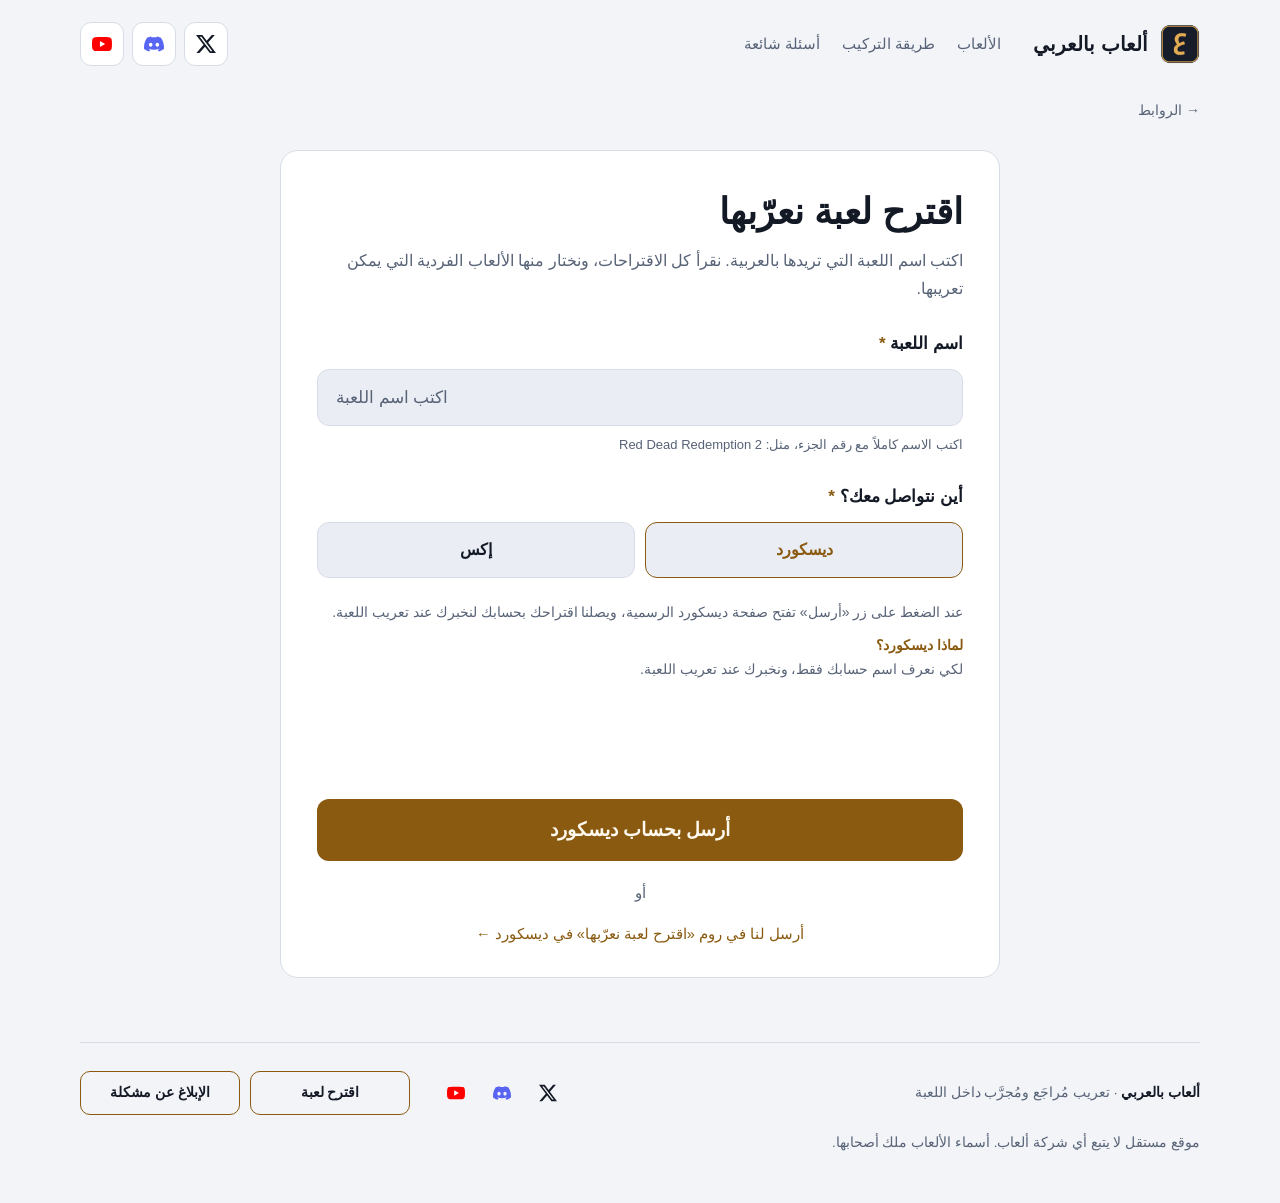
<file: suggest.html>
<!doctype html>
<html lang="ar" dir="rtl">
<head>
<meta charset="utf-8">
<meta http-equiv="Content-Security-Policy" content="default-src 'none'; script-src 'sha256-Id8Sa9lHvQpv70yLuLrgS8saQPOXiOdCwPLp7Yqlmew=' 'sha256-N9y4CfOFJ/8IzbZDMOFB1DgFnf7te0LwDgDdqq+qDJ4=' https://gc.zgo.at/count.v5.js https://challenges.cloudflare.com; style-src 'sha256-ezOO1EkDIaFHngxPusAky+qIiCfMd+2kWeicY2cnXTc=' https://fonts.googleapis.com; font-src https://fonts.gstatic.com; img-src 'self' https://arabic-pc.goatcounter.com; connect-src https://arabic-pc.goatcounter.com https://report.arabic-pc.workers.dev; frame-src https://challenges.cloudflare.com; base-uri 'none'; form-action 'none'">
<meta name="viewport" content="width=device-width, initial-scale=1, viewport-fit=cover">
<meta name="description" content="اقترح لعبة كمبيوتر تريد تعريبها بالعربية.">
<link rel="icon" type="image/png" href="img/icon.png">
<meta property="og:title" content="اقترح لعبة | ألعاب بالعربي">
<meta property="og:description" content="اقترح لعبة كمبيوتر تريد تعريبها بالعربية.">
<link rel="canonical" href="https://arabic-pc.github.io/suggest.html">
<meta property="og:type" content="website">
<meta property="og:url" content="https://arabic-pc.github.io/suggest.html">
<meta property="og:image" content="https://arabic-pc.github.io/img/icon.png">
<meta name="twitter:card" content="summary">
<meta name="theme-color" content="#0D1119">
<meta name="google-site-verification" content="0khRUPTyk-3FLgudLrnjnzi9njk2wVIBT3IxozMUFL8">
<meta property="og:site_name" content="ألعاب بالعربي">
<meta name="robots" content="noindex">
<title>اقترح لعبة | ألعاب بالعربي</title>
<link rel="preconnect" href="https://fonts.googleapis.com"><link rel="preconnect" href="https://fonts.gstatic.com" crossorigin><link rel="stylesheet" href="https://fonts.googleapis.com/css2?family=IBM+Plex+Mono:wght@400;500&family=IBM+Plex+Sans+Arabic:wght@400;500;600;700&family=Noto+Kufi+Arabic:wght@500;600;700&display=swap">
<style>
/* تخطيط: عمود واحد من اليمين لليسار بعرض 1120px، رأس صغير، بطل مقسوم (نص + نافذة البرنامج)، ثم شبكة ألعاب */
:root {
  --bg: #0D1119;
  --surface: #151B27;
  --surface-2: #1C2433;
  --line: #273145;
  --fg: #ECEFF5;
  --muted: #8F99AE;
  --gold: #E2AA52;
  --gold-ink: #1E1606;
  --ok: #46C48C;
  --danger: #E07A62;
  --pause: #F2994A;
  --info: #6C9EF0;
  --scan: rgba(226, 170, 82, .06);

  --f-display: "Noto Kufi Arabic", "IBM Plex Sans Arabic", "Segoe UI", Tahoma, sans-serif;
  --f-body: "IBM Plex Sans Arabic", "Segoe UI", Tahoma, sans-serif;
  --f-mono: "IBM Plex Mono", ui-monospace, Consolas, monospace;

  --r: 14px;
  --wrap: 1120px;
  --t-fast: .15s;
  --ease: cubic-bezier(.16, 1, .3, 1);
  color-scheme: dark;
}
@media (prefers-color-scheme: light) {
  :root:not([data-theme="dark"]) {
    --bg: #F2F4F8; --surface: #FFFFFF; --surface-2: #EAEEF4; --line: #D7DDE7;
    --fg: #131925; --muted: #586377; --gold: #8A5A10; --gold-ink: #FFF9EE;
    --ok: #14734A; --danger: #B23A22; --pause: #9A4E0C; --info: #2F67C7; --scan: rgba(169, 113, 26, .07);
    color-scheme: light;
  }
}
:root[data-theme="light"] {
  --bg: #F2F4F8; --surface: #FFFFFF; --surface-2: #EAEEF4; --line: #D7DDE7;
  --fg: #131925; --muted: #586377; --gold: #8A5A10; --gold-ink: #FFF9EE;
  --ok: #14734A; --danger: #B23A22; --pause: #9A4E0C; --info: #2F67C7; --scan: rgba(169, 113, 26, .07);
  color-scheme: light;
}

* { box-sizing: border-box; }
body { margin: 0; background: var(--bg); color: var(--fg); font-family: var(--f-body); font-size: 16px; line-height: 1.75; }
.page { padding-inline: 20px; padding-block: 0 48px; }
.wrap { max-width: var(--wrap); margin-inline: auto; }
a { color: inherit; }
:focus-visible { outline: 2px solid var(--gold); outline-offset: 3px; border-radius: 6px; }
.ltr { direction: ltr; unicode-bidi: isolate; }
.mono { font-family: var(--f-mono); font-size: .86em; }
h1, h2, h3 { text-wrap: balance; margin: 0; }
p { margin: 0; }

/* الرأس */
.top { display: flex; align-items: center; justify-content: space-between; gap: 16px; padding-block: 22px; }
.brand { display: flex; align-items: center; gap: 12px; text-decoration: none; }
.mark { display: block; flex: none; width: 40px; height: 40px; }   /* شعار الموقع الأصلي img/icon.png */
.brand b { font-family: var(--f-display); font-size: 20px; font-weight: 600; }
.nav { display: flex; gap: 22px; font-size: 15px; color: var(--muted); }
.nav a { display: inline-flex; align-items: center; min-height: 44px; text-decoration: none; transition: color var(--t-fast); }
.nav a:hover { color: var(--fg); }

/* حسابات التواصل */
.soc { display: flex; gap: 8px; }
.soc-btn { width: 44px; height: 44px; border-radius: 11px; border: 1px solid var(--line); background: var(--surface); display: grid; place-items: center; color: var(--fg); text-decoration: none; transition: border-color .15s, color .15s; }
.soc-btn:hover { border-color: var(--gold); }
.ic { display: block; width: 20px; height: 20px; }
.ic-x { color: var(--fg); }
.top { flex-wrap: nowrap; }
.top .brand { margin-inline-end: 16px; }
.top .soc { margin-inline-start: auto; }
.community { display: grid; grid-template-columns: repeat(3, minmax(0, 1fr)); gap: 16px; }
.community .comm { grid-template-columns: auto 1fr; }
.community .comm-go { grid-column: 2; }
.comm { display: grid; grid-template-columns: auto 1fr auto; gap: 16px; align-items: center; padding: 20px 22px; background: var(--surface); border: 1px solid var(--line); border-radius: var(--r); text-decoration: none; transition: border-color .2s, transform .2s; }
@media (hover: hover) {
  .comm:hover { border-color: var(--gold); transform: translateY(-2px); }
}
.comm-ic { width: 52px; height: 52px; border-radius: 14px; background: var(--surface-2); border: 1px solid var(--line); display: grid; place-items: center; color: var(--gold); }
.comm-ic .ic { width: 26px; height: 26px; }
.comm-t { display: grid; gap: 4px; min-width: 0; }
.comm-t b { font-size: 17px; }
.comm-t span { color: var(--muted); font-size: 14px; }
.comm-go { color: var(--gold); font-weight: 600; font-size: 14.5px; white-space: nowrap; }
.foot-soc { display: inline-flex; align-items: center; flex-wrap: wrap; gap: 2px; }
.foot-soc a { display: inline-flex; align-items: center; justify-content: center; min-width: 44px; min-height: 44px; border: 1px solid transparent; border-radius: 11px; color: var(--fg); text-decoration: none; transition: color var(--t-fast), border-color .15s; }
.foot-soc .ic { width: 18px; height: 18px; }
.foot-btns { display: flex; flex: 1 1 330px; gap: 10px; }   /* زرّين متساويين: اقترح لعبة والإبلاغ عن مشكلة */
.foot-soc .foot-rep { flex: 1 1 0; min-width: 160px; padding-inline: 14px; border: 1px solid var(--gold); border-radius: 10px; font-weight: 600; text-align: center; transition: background .15s; }
.foot-soc > a:nth-child(3) { margin-inline-end: 22px; }   /* مسافة بين الأيقونات والزرّين: الأيقونات أبعد شوي لليمين */
@media (max-width: 520px) {
  .foot-soc > a:first-child { margin-inline-start: -13px; }   /* الأيقونة الأولى تحاذي حافة النص من اليمين */
  .foot-soc { display: flex; width: 100%; }
  .foot-soc .foot-rep { min-width: 0; padding-inline: 8px; }
}
.foot-soc .foot-rep:hover { background: var(--surface-2); }
.foot-soc a:hover { color: var(--gold); }
.foot-soc a:not(.foot-rep):hover { border-color: var(--gold); color: var(--fg); }
.dl-note a { color: var(--gold); }

/* الأزرار */
.btn { display: inline-flex; align-items: center; justify-content: center; gap: 10px; min-height: 50px; padding-inline: 26px;
  border-radius: 12px; font: 600 16px/1 var(--f-body); text-decoration: none; border: 1px solid var(--line);
  background: var(--surface-2); color: var(--fg); cursor: pointer; transition: background var(--t-fast), filter var(--t-fast), transform var(--t-fast); }
.btn:hover { background: var(--line); }
.btn.gold { background: var(--gold); color: var(--gold-ink); border-color: transparent; }
.btn.gold:hover { filter: brightness(1.08); }
.btn:active { transform: translateY(1px); }

/* شارات */
.chips { display: flex; flex-wrap: wrap; gap: 8px; }
.chip { display: inline-flex; align-items: center; justify-content: center; gap: 6px; min-width: 64px; height: 30px; font-size: 13px; line-height: 1; padding: 0 14px; border-radius: 999px; border: 1px solid var(--line); background: var(--surface-2); color: var(--muted); white-space: nowrap; }
.chip.pc { color: var(--fg); font-weight: 700; letter-spacing: .06em; direction: ltr; }
.chip.on { color: var(--ok); }
.chip.upcoming { color: var(--gold); }
.chip.upcoming::before { content: ""; width: 7px; height: 7px; border-radius: 50%; background: var(--gold); }
.game.upcoming:hover { border-color: var(--line); transform: none; }
.game-when { color: var(--gold); font-weight: 600; font-size: 14.5px; }
.chip.on::before { content: ""; width: 7px; height: 7px; border-radius: 50%; background: var(--ok); }

/* الأقسام */
section { padding-block: 56px 8px; }
.eyebrow { font-size: 13px; letter-spacing: .04em; color: var(--gold); font-weight: 600; }
.sec-head { display: flex; align-items: end; justify-content: space-between; gap: 16px; flex-wrap: wrap; margin-block-end: 24px; }
.sec-head h2 { font-family: var(--f-display); font-size: clamp(26px, 4vw, 34px); font-weight: 600; line-height: 1.3; }
.lead { color: var(--muted); max-width: 62ch; }

/* نافذة البرنامج المصغّرة */
.app { background: var(--surface); border: 1px solid var(--line); border-radius: 16px; padding: 18px; display: grid; gap: 12px;
  box-shadow: 0 30px 60px -30px rgba(0,0,0,.55); max-width: 100%; }
.app-top { display: flex; justify-content: space-between; align-items: start; }
.app-brand { font-size: 12px; color: var(--gold); font-weight: 600; }
.app-title { font-size: 20px; font-weight: 700; }
.app-dots { display: flex; flex: none; gap: 10px; color: var(--muted); font-size: 14px; white-space: nowrap; }
.app-card { background: var(--surface-2); border: 1px solid var(--line); border-radius: 12px; padding: 12px 14px; min-width: 0; }
.app-label { font-size: 11px; color: var(--muted); }
.app-path { font-family: var(--f-mono); font-size: 12px; direction: ltr; text-align: right; overflow: hidden; text-overflow: ellipsis; white-space: nowrap; }
.app-status { display: flex; align-items: center; gap: 10px; font-weight: 700; font-size: 15px; }
.dot { width: 14px; height: 14px; border-radius: 50%; background: var(--info); box-shadow: 0 0 0 5px color-mix(in srgb, var(--info) 22%, transparent); flex: none; transition: background .18s, box-shadow .18s; }
/* الجملتان في نفس المكان عشان طول النافذة ما يتغير */
.app-msg { display: grid; font-size: 12.5px; color: var(--muted); margin-block-start: 4px; }
.app .app-msg span, .app.running .app-msg span { display: block; grid-area: 1 / 1; transition: opacity .2s; }
.app .app-msg .s0, .app .app-msg .s1, .app.running .app-msg .s2, .app.ready .app-msg .s2 { opacity: 0; }
.app.running .app-msg .s1, .app.ready .app-msg .s0 { opacity: 1; }
.bar { height: 7px; border-radius: 99px; background: var(--line); overflow: hidden; margin-block-start: 12px; display: flex; justify-content: flex-start; }
.bar i { display: block; height: 100%; width: 100%; background: var(--gold); border-radius: 99px; }
.bar-meta { display: flex; justify-content: space-between; font-size: 11.5px; color: var(--muted); margin-block-start: 6px; }
.bar-meta b { color: var(--fg); font-family: var(--f-mono); font-weight: 500; }
.app-btns { display: grid; grid-template-columns: 1.6fr 1fr 1.1fr; gap: 8px; }
.app-btns > span { border-radius: 10px; text-align: center; padding-block: 10px; font-size: 13px; font-weight: 600; background: var(--surface-2); border: 1px solid var(--line); }
.app-btns > .off { color: var(--muted); transition: background .2s, color .2s, border-color .2s, transform .12s, filter .12s; }
.app.ready .app-btns > .go { background: var(--gold); color: var(--gold-ink); border-color: transparent; }
.app.press .app-btns > .go { transform: scale(.95); filter: brightness(.9); }
.app-foot { display: flex; justify-content: space-between; font-size: 11px; color: var(--muted); border-top: 1px solid var(--line); padding-top: 10px; }

/* حالة نافذة البرنامج: تبدأ "جارٍ التركيب" ثم تتحول للنجاح (يتحكم بها سكربت صغير؛ بدون سكربت تظهر حالة النجاح) */
.app .s0, .app .s1 { display: none; }
.app.ready .s0 { display: block; }
.app.ready .s2 { display: none; }
.app.ready .bar, .app.ready .bar-meta { visibility: hidden; }
#mockName, #mockPath, #mockVer { transition: opacity .2s ease; }
.app.swap #mockName, .app.swap #mockPath, .app.swap #mockVer { opacity: 0; }
.app.running .s1 { display: block; }
.app.running .s2 { display: none; }
.app:not(.running):not(.ready) .dot { background: var(--ok); box-shadow: 0 0 0 5px color-mix(in srgb, var(--ok) 22%, transparent); }

/* البطل */
.hero { display: grid; grid-template-columns: 1.15fr 1fr; gap: 48px; align-items: center; padding-block: 40px 24px; }
.hero > * { min-width: 0; }
.hero h1 { font-family: var(--f-display); font-weight: 700; font-size: clamp(42px, 7vw, 72px); line-height: 1.35; margin-block: 10px 18px; }
.hero h1 em { font-style: normal; color: var(--gold); }
.hero .lead { font-size: 18px; }
.hero-cta { display: flex; flex-wrap: wrap; gap: 12px; margin-block: 28px 18px; }
.hero-note { font-size: 13.5px; color: var(--muted); display: flex; gap: 8px; align-items: center; }
.hero-note::before { content: ""; width: 8px; height: 8px; border-radius: 50%; background: var(--ok); flex: none; }

/* بطاقات الألعاب */
.games { display: grid; grid-template-columns: repeat(auto-fill, minmax(min(300px, 100%), 1fr)); gap: 20px; }
.game { display: grid; grid-template-rows: auto 1fr; text-decoration: none; background: var(--surface); border: 1px solid var(--line); border-radius: var(--r); overflow: hidden; transition: border-color .2s, transform .2s; }
@media (hover: hover) {
  .game:hover { border-color: var(--gold); transform: translateY(-2px); }
}
.art { position: relative; aspect-ratio: 16 / 9; max-width: 100%; padding: 16px 18px; display: flex; flex-direction: column; justify-content: space-between; overflow: hidden;
  background: repeating-linear-gradient(0deg, var(--scan) 0 1px, transparent 1px 4px), linear-gradient(160deg, var(--surface-2), var(--bg)); }
.art .term { font-family: var(--f-mono); font-size: 12px; color: var(--gold); direction: ltr; text-align: left; line-height: 1.6; opacity: .9; }
.art .term span { color: var(--muted); }
.art .name { font-family: var(--f-body); font-weight: 700; font-size: 30px; letter-spacing: .04em; direction: ltr; text-align: left; }
.game-body { padding: 16px 18px 18px; display: grid; grid-template-rows: auto 1fr auto auto; gap: 12px; }
.game-body p { color: var(--muted); font-size: 14.5px; }
.game-go { color: var(--gold); font-weight: 600; font-size: 14.5px; }
.art.shot { background: var(--bg); padding: 0; justify-content: flex-end; }
.art.shot img { position: absolute; inset: 0; width: 100%; height: 100%; object-fit: cover; }
.art.shot::after { content: ""; position: absolute; inset: 0; background: linear-gradient(0deg, rgba(8,11,17,.92) 0%, rgba(8,11,17,.35) 45%, rgba(8,11,17,0) 70%); }
.art.shot.cover { aspect-ratio: 16 / 9; }
.art.shot.cover::after { display: none; }
.game-name { font-size: 19px; font-weight: 700; direction: ltr; text-align: right; }
.art.shot .name { position: relative; z-index: 1; padding: 14px 18px; color: #F2F4F8; }
.plat { display: flex; flex-wrap: wrap; gap: 8px; align-items: center; font-size: 13px; color: var(--muted); border-top: 1px solid var(--line); padding-top: 12px; }
.plat b { font-weight: 600; color: var(--fg); font-size: 13px; padding: 2px 10px; border-radius: 6px; background: var(--surface-2); border: 1px solid var(--line); }
.g-shot { margin: 22px 0 0; border-radius: 14px; overflow: hidden; border: 1px solid var(--line); background: var(--surface); }
.g-shot img { display: block; width: 100%; height: auto; aspect-ratio: 16 / 9; object-fit: cover; }
.g-shot figcaption { font-size: 13px; color: var(--muted); padding: 10px 14px; }
/* معرض اللقطات */
.gallery { display: grid; grid-template-columns: repeat(2, minmax(0, 1fr)); gap: 12px; margin-block-start: 14px; }
.gallery figure:first-child, .gallery figure:last-child:nth-child(even) { grid-column: 1 / -1; }
.gallery figure { margin: 0; border-radius: 12px; overflow: hidden; border: 1px solid var(--line); background: var(--surface); }
.gallery img { display: block; width: 100%; aspect-ratio: 16 / 9; object-fit: cover; transition: transform .3s; }
.gallery .zoom { display: block; width: 100%; padding: 0; border: 0; background: none; cursor: zoom-in; overflow: hidden; }
@media (hover: hover) {
  .gallery .zoom:hover img { transform: scale(1.04); }
}
.gallery .zoom:focus-visible { outline-offset: -3px; }
.lb { position: fixed; inset: 0; z-index: 50; background: rgba(5,7,12,.92); display: flex; flex-direction: column; align-items: center; justify-content: center; gap: 12px; padding: 24px 16px; cursor: zoom-out; }
.lb[hidden] { display: none; }
.lb img { max-width: 100%; max-height: calc(100% - 60px); border-radius: 10px; box-shadow: 0 20px 60px rgba(0,0,0,.5); }
.lb p { color: #C9D0DD; font-size: 14px; }
.lb-x { position: absolute; top: calc(env(safe-area-inset-top, 0px) + 14px); left: 16px; width: 44px; height: 44px; border-radius: 50%; border: 1px solid rgba(255,255,255,.25); background: rgba(255,255,255,.08); color: #fff; font-size: 18px; cursor: pointer; }
.gallery figcaption { font-size: 12.5px; color: var(--muted); padding: 8px 10px; }
@media (max-width: 640px) { .gallery { grid-template-columns: 1fr; } }
/* لعبة واحدة متاحة: البطاقة تمتد أفقياً بدل أن تبقى وحيدة في الصف */
.games:has(> .game:only-child) { grid-template-columns: 1fr; }
.game:only-child { grid-template-columns: minmax(0, 1.1fr) minmax(0, 1fr); }
.game:only-child .art { aspect-ratio: auto; min-height: 230px; }
.game:only-child .game-body { align-content: center; padding: 24px 28px; }
.game:only-child .game-body p { font-size: 15.5px; }

.soon { display: flex; flex-wrap: wrap; gap: 10px; align-items: center; margin-block-start: 22px; color: var(--muted); font-size: 14px; }
.soon b { font-weight: 600; color: var(--fg); }

/* الخطوات */
.steps { display: grid; grid-template-columns: repeat(3, 1fr); gap: 20px; counter-reset: s; list-style: none; padding: 0; margin: 0; }
.steps li { background: var(--surface); border: 1px solid var(--line); border-radius: var(--r); padding: 22px; display: grid; gap: 8px; align-content: start; min-width: 0; }
.steps li::before { counter-increment: s; content: counter(s); font-family: var(--f-display); font-size: 34px; font-weight: 700; color: var(--gold); line-height: 1; }
.steps h3 { font-size: 18px; font-weight: 600; }
.steps p { color: var(--muted); font-size: 14.5px; }

/* الوعود */
.promises { display: grid; grid-template-columns: repeat(2, 1fr); gap: 0; border-top: 1px solid var(--line); }
.promises div { padding: 22px 4px; border-bottom: 1px solid var(--line); display: grid; gap: 6px; padding-inline-end: 28px; min-width: 0; }
.promises h3 { font-size: 17px; font-weight: 600; }
.promises p { color: var(--muted); font-size: 14.5px; }

/* الأسئلة */
.faq { display: grid; gap: 10px; max-width: 820px; }
.faq details { background: var(--surface); border: 1px solid var(--line); border-radius: 12px; padding: 4px 18px; transition: border-color .2s; }
@media (hover: hover) {
  .faq details:hover { border-color: var(--gold); }
}
.faq summary { cursor: pointer; font-weight: 600; padding-block: 14px; list-style: none; display: flex; justify-content: space-between; gap: 12px; }
.faq summary::after { content: "+"; color: var(--gold); font-size: 20px; line-height: 1; }
.faq details[open] summary::after { content: "−"; }
.faq summary::-webkit-details-marker { display: none; }
.faq details p { color: var(--muted); padding-block-end: 16px; font-size: 15px; }
.faq bdi { white-space: nowrap; }
.faq details p a { color: var(--fg); text-underline-offset: 3px; }

/* التذييل */
.foot { margin-block-start: 64px; padding-block: 28px 0; border-top: 1px solid var(--line); display: flex; align-items: center; justify-content: space-between; gap: 16px; flex-wrap: wrap; color: var(--muted); font-size: 13.5px; }
.foot strong { color: var(--fg); font-weight: 600; }

/* صفحة اللعبة */
.crumb { font-size: 14px; color: var(--muted); text-decoration: none; display: inline-flex; align-items: center; gap: 6px; min-height: 44px; transition: color var(--t-fast); }
.crumb:hover { color: var(--fg); }
.g-head { display: grid; grid-template-columns: 1fr 360px; gap: 40px; align-items: start; padding-block: 18px 0; }
.g-head > * { min-width: 0; }
.g-title { font-family: var(--f-body); font-weight: 700; font-size: clamp(44px, 8vw, 76px); letter-spacing: .04em; direction: ltr; text-align: right; line-height: 1.1; }
.g-sub { font-family: var(--f-display); font-size: 22px; color: var(--gold); margin-block: 6px 16px; }
.g-aka { margin-block: -8px 16px; color: var(--muted); font-size: 15px; }
.dl { position: sticky; top: calc(env(safe-area-inset-top, 0px) + 16px); background: var(--surface); border: 1px solid var(--line); border-radius: 16px; padding: 22px; display: grid; gap: 14px; }
.dl .btn { width: 100%; min-height: 58px; font-size: 18px; }
.dl dl { display: grid; grid-template-columns: auto 1fr; gap: 8px 14px; margin: 0; font-size: 14px; }
.dl dt { color: var(--muted); }
.dl dd { margin: 0; text-align: left; font-variant-numeric: tabular-nums; }
.dl-note { font-size: 12.5px; color: var(--muted); border-top: 1px solid var(--line); padding-top: 12px; }
.g-main { display: grid; gap: 8px; }
.g-main section { padding-block: 40px 0; }
.g-main h2 { font-family: var(--f-display); font-size: 26px; font-weight: 600; margin-block-end: 14px; }
.g-main p, .g-main li { color: var(--muted); }
.g-main ul { padding-inline-start: 20px; margin: 0; display: grid; gap: 6px; }

.sample { background: var(--surface); border: 1px solid var(--line); border-radius: 12px; overflow: hidden; margin-block-start: 16px; }
.sample div { padding: 14px 18px; }
.sample .en { direction: ltr; text-align: left; color: var(--muted); font-size: 14.5px; border-bottom: 1px dashed var(--line); }
.sample .ar { font-size: 18px; color: var(--fg); }
.sample .ar b { color: var(--gold); font-weight: 600; }
.sample small { display: block; font-size: 11px; color: var(--muted); letter-spacing: .04em; margin-block-end: 2px; }

.gsteps { list-style: none; counter-reset: s; padding: 0; margin: 0; display: grid; gap: 14px; }
.gsteps > li { display: grid; grid-template-columns: 44px 1fr; gap: 14px; align-items: start; }
.gsteps > li::before { counter-increment: s; content: counter(s); width: 44px; height: 44px; border-radius: 12px; border: 1px solid var(--line); display: grid; place-items: center; font-family: var(--f-display); font-weight: 700; color: var(--gold); font-size: 20px; background: var(--surface); }
.gsteps h3 { font-size: 17px; font-weight: 600; color: var(--fg); margin-block: 8px 2px; }
.gsteps > li > div { min-width: 0; }

/* رسم توضيحي لتحذير ويندوز */
.warn { display: grid; grid-template-columns: 1fr 1fr; gap: 14px; margin-block-start: 14px; }
.ss { background: #0B5CAD; color: #fff; border-radius: 10px; padding: 16px 16px 14px; direction: ltr; text-align: left; font-family: "Segoe UI", Tahoma, sans-serif; display: grid; gap: 8px; align-content: start; min-height: 168px; position: relative; min-width: 0; }
.ss-t { display: block; font-size: 17px; font-weight: 600; line-height: 1.35; }
.ss p { color: #DCEBFA !important; font-size: 12px; line-height: 1.45; }
.ss .more { color: #fff; text-decoration: underline; font-size: 12px; outline: 2px solid #FFD27A; outline-offset: 3px; border-radius: 3px; justify-self: start; }
.ss .row { display: flex; gap: 8px; justify-content: flex-end; margin-top: auto; }
.ss .row span { border: 1px solid #fff; padding: 4px 14px; font-size: 12px; }
.ss .row .hl { outline: 2px solid #FFD27A; outline-offset: 3px; border-radius: 3px; }
.ss-cap { font-size: 13px; color: var(--muted); margin-block-start: 6px; text-align: right; direction: rtl; }

.tech { background: var(--surface); border: 1px solid var(--line); border-radius: 12px; padding: 4px 18px; overflow-x: auto; }
.tech table { width: 100%; border-collapse: collapse; font-size: 14px; }
.tech td { padding: 11px 0; border-bottom: 1px solid var(--line); vertical-align: top; }
.tech tr:last-child td { border-bottom: 0; }
.tech td:first-child { color: var(--muted); padding-inline-end: 18px; white-space: nowrap; }
.tech td:last-child { direction: ltr; text-align: left; font-family: var(--f-mono); font-size: 12.5px; overflow-wrap: anywhere; }
.tl { display: block; }
.tl-ar { font-family: var(--f-body); font-size: 13.5px; }

.preview-note { font-size: 12.5px; color: var(--muted); background: var(--surface-2); border-radius: 8px; padding: 8px 12px; }

/* الوصول للتنزيل: زر أعلى الصفحة وشريط سفلي في الشاشات الصغيرة، وإرسال الرابط للكمبيوتر من الجوال */
#get { scroll-margin-top: 16px; }
p.dl-pc { margin: 0; font-size: 14px; font-weight: 600; color: var(--fg); text-align: center; }
.dl-jump-box, .to-get, .dl-bar { display: none; }
#dlSend { font-family: var(--f-body); }
#dlSend[hidden], .dl-sent[hidden] { display: none; }
.dl-sent { font-size: 13.5px; color: var(--muted); text-align: center; overflow-wrap: anywhere; }
.is-phone #dlBtn { background: var(--surface-2); color: var(--fg); border-color: var(--line); min-height: 50px; font-size: 16px; }

/* شرح تحذير ويندوز */
.warn-why { margin-block-start: 10px; }
.warn-next { margin-block-start: 14px; }
.warn-more { margin-block-start: 12px; background: var(--surface); border: 1px solid var(--line); border-radius: 12px; padding: 4px 14px; }
.warn-more summary { cursor: pointer; font-weight: 600; color: var(--fg); min-height: 48px; padding-block: 10px; line-height: 1.5; list-style: none; display: flex; align-items: center; justify-content: space-between; gap: 12px; }
.warn-more summary::after { content: "+"; color: var(--gold); font-size: 20px; line-height: 1; }
.warn-more[open] summary::after { content: "−"; }
.warn-more summary::-webkit-details-marker { display: none; }
.warn-more p { font-size: 14.5px; padding-block-end: 12px; }
.warn-more a { color: var(--fg); }
.warn-more bdi { white-space: nowrap; }

/* الحركة: انتقال بين الصفحات، وفتح الأسئلة والمكبّر، وإشارة الوصول لصندوق التنزيل */
@media (prefers-reduced-motion: no-preference) {
  @view-transition { navigation: auto; }
  ::view-transition-group(*) { animation-duration: .32s; animation-timing-function: var(--ease); }
  ::view-transition-old(root), ::view-transition-new(root) { animation-duration: .18s; }
  html:has(.hero) { scroll-behavior: smooth; }
  .lb:not([hidden]) { animation: fade-in .18s ease-out; }
  .lb:not([hidden]) img { animation: lb-img .24s var(--ease); }
  #get:target { animation: get-hit .9s ease-out; }
  @supports (interpolate-size: allow-keywords) {
    .faq details, .warn-more { interpolate-size: allow-keywords; }
    .faq details::details-content, .warn-more::details-content { block-size: 0; overflow: clip; transition: block-size .14s ease-in, content-visibility .14s allow-discrete; }
    .faq details[open]::details-content, .warn-more[open]::details-content { block-size: auto; transition: block-size .22s var(--ease), content-visibility .22s allow-discrete; }
  }
}
@media (prefers-reduced-motion: reduce) {
  .game, .comm, .gallery img, .yt img, .btn { transition-property: border-color, background, filter; }
  .comm:hover, .game:hover, .gallery .zoom:hover img, .yt:hover img, .btn:active { transform: none; }
}
@keyframes fade-in { from { opacity: 0; } }
@keyframes lb-img { from { transform: scale(.97); } }
@keyframes get-hit { from { box-shadow: 0 0 0 3px var(--gold); } to { box-shadow: 0 0 0 3px transparent; } }

/* نافذة البلاغ فوق الصفحة، وصفحة البلاغ لما تنعرض داخلها */
html:has(.rep-dlg[open]) { overflow: hidden; }
.rep-dlg { width: min(640px, 100% - 32px); max-width: none; height: min(780px, 100dvh - 48px); max-height: none; padding: 0; border: 1px solid var(--line); border-radius: 18px; background: var(--surface); color: var(--fg); overflow: hidden; }
.rep-dlg[open] { animation: rep-dlg-in .18s ease-out; }
.rep-dlg::backdrop { background: rgba(5, 7, 12, .62); }
.rep-dlg iframe { display: block; width: 100%; height: 100%; border: 0; }
.rep-dlg-x { position: absolute; top: 12px; inset-inline-end: 12px; z-index: 1; width: 44px; height: 44px; border-radius: 50%; border: 1px solid var(--line); background: var(--surface-2); color: var(--fg); font-size: 16px; cursor: pointer; }
.rep-dlg-x:hover { border-color: var(--gold); }
@keyframes rep-dlg-in { from { opacity: 0; transform: translateY(10px); } }
@media (prefers-reduced-motion: reduce) { .rep-dlg[open] { animation: none; } }
@media (max-width: 640px) {
  .rep-dlg { width: 100%; height: 92dvh; margin: auto 0 0; border-width: 1px 0 0; border-radius: 18px 18px 0 0; }
}
.embed body { background: var(--surface); }
.embed .page { padding: 0; }
.embed .top, .embed .crumb, .embed .foot { display: none; }
.embed .rep { max-width: none; padding: 0; }
.embed .rep-card { border: 0; border-radius: 0; padding: 22px 20px 20px; }
.embed .rep-title { padding-inline-end: 52px; font-size: 26px; }

/* رسم توضيحي لقائمة التنزيلات في Chrome وEdge */
.br { background: #292A2D; color: #E8EAED; border-radius: 10px; padding: 14px 16px; direction: ltr; text-align: left; font-family: "Segoe UI", Tahoma, sans-serif; display: grid; gap: 10px; align-content: start; box-shadow: 0 4px 14px rgba(0, 0, 0, .28); }
.br-edge { background: #2B2B2B; }
.br .row { display: flex; gap: 8px; justify-content: flex-end; align-items: center; }
.br .row + .row { margin-top: 2px; }
.br .row span { border: 1px solid #8A8D93; border-radius: 3px; padding: 4px 14px; font-size: 12px; color: #fff; display: inline-flex; align-items: center; min-height: 26px; box-sizing: border-box; }
.br .hl { outline: 2px solid #FFD27A; outline-offset: 3px; border-radius: 3px; }
.br .n { flex: none; width: 18px; height: 18px; margin-inline-start: 8px; border-radius: 50%; background: #FFD27A; color: #1B1B1B; font: 700 11px/18px "Segoe UI", Tahoma, sans-serif; text-align: center; }
.br-item { display: flex; align-items: center; gap: 10px; background: #3B3C40; border-radius: 10px; padding: 10px 10px 10px 12px; min-width: 0; }
.br-edge .br-item { background: #3D3D3D; }
.br-item > svg { flex: none; color: #F2B84B; }
.br-name { flex: 1; min-width: 0; display: grid; gap: 2px; font-size: 13px; }
.br-name b { font-weight: 600; overflow: hidden; text-overflow: ellipsis; white-space: nowrap; }
.br-name i { font-style: normal; font-size: 11.5px; line-height: 1.35; color: #F2C14E; overflow-wrap: anywhere; }
.br-dots { flex: none; display: inline-flex; color: #fff; padding: 2px 6px; }
.br-item .n { margin-inline-start: 2px; }
.br-step { display: grid; gap: 10px; border-top: 1px solid #55575C; padding-top: 12px; }
.br-title { display: block; margin-block: 4px 2px; font-size: 18px; font-weight: 700; color: var(--fg); }
@media (max-width: 400px) {
  .br { padding: 12px; }
  .br-item { padding: 8px; gap: 6px; }
  .br-item > svg { display: none; }
}

@media (max-width: 900px) {
  .hero, .g-head { grid-template-columns: 1fr; gap: 32px; }
  .dl { position: static; }
  .dl-jump-box { display: grid; gap: 8px; margin-block: 16px 6px; }
  .to-get { display: inline-flex; align-items: center; min-height: 44px; color: var(--fg); font-weight: 600; }
  .dl-bar { position: fixed; inset-inline: 0; bottom: 0; z-index: 20; display: flex; align-items: center; justify-content: space-between; gap: 12px; padding: 10px 16px calc(10px + env(safe-area-inset-bottom, 0px)); background: var(--surface); border-top: 1px solid var(--line); box-shadow: 0 -6px 20px rgba(0, 0, 0, .18); transform: translateY(110%); visibility: hidden; transition: transform .14s ease-in, visibility .14s; }
  .dl-bar.show { transform: none; visibility: visible; transition: transform .24s var(--ease); }
  .dl-bar .btn { flex: none; min-height: 46px; padding-inline: 20px; font-size: 15px; }
  .dl-bar-info { min-width: 0; display: grid; font-weight: 600; line-height: 1.35; }
  .dl-bar-info bdi { overflow: hidden; white-space: nowrap; text-overflow: ellipsis; }
  .dl-bar-info span { font-size: 12.5px; font-weight: 400; color: var(--muted); }
}
@media (max-width: 900px) and (prefers-reduced-motion: reduce) {
  .dl-bar, .dl-bar.show { transition: none; }
}
@media (max-width: 640px) {
  .app-title { min-height: 3.5em; line-height: 1.75; }
}
@media (max-width: 900px) {
  html { scroll-padding-bottom: 90px; }
}
@media (max-width: 480px) {
  .tech tr { display: block; padding-block: 11px; border-bottom: 1px solid var(--line); }
  .tech tr:last-child { border-bottom: 0; }
  .tech td { display: block; padding: 0; border-bottom: 0; }
  .tech td:first-child { white-space: normal; padding-inline-end: 0; margin-block-end: 2px; }
  .tech td:last-child { text-align: right; }
}
@media (max-width: 400px) {
  .brand { gap: 8px; }
  .brand b { font-size: 18px; }
  .soc { gap: 4px; }
  .top .brand { margin-inline-end: 0; }
}
@media (max-width: 360px) {
  .top { column-gap: 8px; }
  .brand { gap: 6px; }
  .brand b { font-size: 16px; }
  .mark { width: 36px; height: 36px; }
  .soc { gap: 2px; }
}
@media (max-width: 900px) {
  .steps { grid-template-columns: 1fr; }
  .community { grid-template-columns: 1fr; }
}
@media (max-width: 640px) {
  .community { grid-template-columns: 1fr; }
  .comm { grid-template-columns: auto 1fr; }
  .comm-go { display: none; }
  .game:only-child { grid-template-columns: 1fr; }
  .game:only-child .art { min-height: 0; aspect-ratio: 16 / 8; }
  .top { flex-wrap: wrap; row-gap: 4px; padding-block: 14px 6px; }
  .top .nav { order: 3; width: 100%; justify-content: space-between; gap: 12px; border-top: 1px solid var(--line); }
  .crumb { display: none; }
  .promises { grid-template-columns: 1fr; }
  .warn { grid-template-columns: 1fr; }
  .page { padding-inline: 16px; }
}

/* فيديو طريقة التركيب: صورة أولاً، ويُحمَّل يوتيوب عند الضغط فقط */
.yt-wrap { margin-block: 6px 22px; }
.yt, .yt-frame { display:block; position:relative; width:100%; max-width:760px; aspect-ratio:16/9; border-radius:14px; overflow:hidden; border:1px solid var(--line); background:#000; padding:0; cursor:pointer; }
.yt img { width:100%; height:100%; object-fit:cover; display:block; transition:transform .3s ease, filter .3s ease; }
@media (hover: hover) {
  .yt:hover img { transform:scale(1.02); filter:brightness(.85); }
}
.yt-play { position:absolute; top:50%; left:24%; transform:translate(-50%,-50%); width:76px; height:54px; border-radius:14px; background:#E62117; box-shadow:0 6px 24px rgba(0,0,0,.45); }
.yt-play::after { content:""; position:absolute; inset:0; margin:auto; width:0; height:0; border-style:solid; border-width:12px 0 12px 20px; border-color:transparent transparent transparent #fff; transform:translateX(3px); }
.yt:focus-visible { outline:2px solid var(--gold); outline-offset:3px; }
.yt-cap { margin-block-start:10px; color:var(--muted); font-size:14px; }
.yt-mini { display:flex; align-items:center; gap:14px; max-width:760px; margin-block-start:12px; padding:8px; border:1px solid var(--line); border-radius:12px; background:var(--surface); color:var(--fg); text-decoration:none; transition:border-color .2s ease; }
.yt-mini:hover { border-color:var(--gold); }
.yt-mini:focus-visible { outline:2px solid var(--gold); outline-offset:3px; }
.yt-mini-img { position:relative; flex:none; width:150px; aspect-ratio:16/9; border-radius:8px; overflow:hidden; background:#000; }
.yt-mini-img img { width:100%; height:100%; object-fit:cover; display:block; }
.yt-mini .yt-play { left:50%; width:38px; height:27px; border-radius:8px; }
.yt-mini .yt-play::after { border-width:6px 0 6px 11px; transform:translateX(2px); }
.yt-mini-txt { display:flex; flex-direction:column; gap:3px; min-width:0; }
.yt-mini-txt i { font-style:normal; font-size:12px; font-weight:700; color:var(--gold-ink); background:var(--gold); border-radius:999px; padding:1px 10px; align-self:flex-start; }
.yt-mini[data-show="b"] .yt-mini-txt i { display:none; }
.yt-mini-txt b { font-size:16px; }
.yt-mini-txt small { color:var(--muted); font-size:13px; }

@media (max-width:600px){ .yt-play { width:56px; height:40px; border-radius:11px; } .yt-play::after { border-width:9px 0 9px 15px; } }
#how .yt-wrap { margin: 0; }
#how .yt { max-width: none; }
.how-grid { display: grid; grid-template-columns: minmax(0, 1.5fr) minmax(0, 1fr); gap: 24px; align-items: start; }
.how-grid .steps { grid-template-columns: 1fr; gap: 10px; }
.how-grid .steps li { grid-template-columns: auto 1fr; column-gap: 14px; row-gap: 2px; padding: 14px 16px; }
.how-grid .steps li::before { grid-row: span 2; font-size: 26px; }
.how-grid .steps h3 { font-size: 16.5px; }
@media (max-width: 900px) {
  .how-grid { grid-template-columns: 1fr; }
}

/* تنبيه مهم في صفحة اللعبة */
.alert { margin-block: 18px; padding: 14px 16px; border-radius: var(--r); border: 1px solid #C2563F; background: rgba(194, 86, 63, .1); }
.alert b { display: block; margin-block-end: 4px; color: var(--danger); }
.alert p { margin: 0; }
.credit { padding: 14px 16px; border-radius: var(--r); background: var(--surface); border: 1px solid var(--line); }
.game.upcoming .art.shot img { object-position: center top; }
.names-note { margin-block-start: 14px; }
.mock-slot { max-width: 460px; margin-block-start: 14px; }

/* زر «الإبلاغ عن مشكلة» في آخر صندوق التنزيل: ثانوي بإطار رفيع، أخف من زر التنزيل */
.btn-report { display: flex; align-items: center; justify-content: center; gap: 10px; min-height: 50px; margin-block-start: 4px; border-radius: 12px; border: 1px solid var(--line); color: var(--fg); font-size: 16px; font-weight: 600; text-decoration: none; transition: border-color .15s, background .15s; }
.btn-report svg { color: var(--gold); flex: none; }
.btn-report:hover { border-color: var(--gold); background: var(--scan); }
.btn-report + .btn-report { margin-block-start: -4px; }   /* زرّين تحت بعض: المسافة بينهم 10 بكسل */

/* صفحة الإبلاغ عن مشكلة */
.rep { max-width: 720px; margin-inline: auto; padding-block: 18px 0; }
.rep [hidden] { display: none !important; }
.rep-card { background: var(--surface); border: 1px solid var(--line); border-radius: 18px; padding: 36px 36px 30px; }
.rep-form { display: grid; gap: 26px; }
.rep-title { font-family: var(--f-display); font-weight: 700; font-size: clamp(28px, 5vw, 36px); line-height: 1.4; }
.rep-sub { color: var(--muted); margin-block-start: -16px; }
.fld { display: grid; gap: 10px; min-width: 0; }
.fld > span { font-weight: 700; font-size: 17px; }
.req { color: var(--gold); }
.fld input, .fld select, .fld textarea { width: 100%; font: 400 16.5px/1.6 var(--f-body); color: var(--fg); background: var(--surface-2); border: 1px solid var(--line); border-radius: 12px; padding: 14px 18px; transition: border-color .15s; }
.fld select { min-height: 58px; cursor: pointer; appearance: none; padding-inline-end: 42px; }
.fld:has(select) { position: relative; }
.fld:has(select)::after { content: ""; position: absolute; inset-inline-end: 20px; bottom: 25px; width: 9px; height: 9px; border: solid var(--muted); border-width: 0 2px 2px 0; transform: rotate(45deg); pointer-events: none; }
.fld textarea { resize: vertical; min-height: 130px; }
.fld input:focus, .fld select:focus, .fld textarea:focus { outline: 2px solid var(--gold); outline-offset: 1px; border-color: var(--gold); }
.fld input::placeholder, .fld textarea::placeholder { color: var(--muted); opacity: 1; }
.fld-hint { font-size: 13px; color: var(--muted); margin-block-start: -2px; }
.hp { position: absolute; inset-inline-start: -10000px; width: 1px; height: 1px; overflow: hidden; }
.cf-turnstile { min-height: 65px; }
.rep-send { width: 100%; min-height: 62px; font-size: 19px; font-weight: 700; }
.rep-send[disabled] { opacity: .6; cursor: wait; }
.rep-msg { color: var(--danger); font-weight: 500; margin-block-end: -10px; }
.rep-msg:empty { display: none; }
.rep-alt { color: var(--muted); font-size: 14.5px; }
.rep-alt a { color: var(--gold); text-decoration: none; }
.rep-alt a:hover { text-decoration: underline; }
.rep-done { max-width: 560px; margin-inline: auto; display: grid; justify-items: center; gap: 14px; text-align: center; padding-block: 52px 46px; }
.rep-done:focus { outline: none; }
.rep-ok { width: 88px; height: 88px; border-radius: 50%; display: grid; place-items: center; color: var(--ok); background: rgba(70, 196, 140, .14); margin-block-end: 8px; }
.rep-done h2 { font-family: var(--f-display); font-size: clamp(24px, 4.5vw, 32px); font-weight: 700; }
.rep-done p { color: var(--muted); margin-block-end: 12px; }
.rep-back { min-width: 240px; background: transparent; }
.rep-id { display: grid; justify-items: center; gap: 4px; width: 100%; max-width: 380px; padding: 16px 18px; margin-block-end: 14px; border: 1px dashed var(--line); border-radius: 12px; background: var(--surface-2); }
.rep-id span { color: var(--muted); font-size: 14px; }
.rep-id b { font-family: var(--f-mono); font-size: 26px; font-weight: 500; letter-spacing: .14em; color: var(--gold); user-select: all; }
.rep-id small { color: var(--muted); font-size: 13px; line-height: 1.6; }
@media (max-width: 640px) {
  .rep-card { padding: 26px 18px 22px; }
}

.sug-alt { text-align: center; }
.sug-or { text-align: center; color: var(--muted); font-size: 14.5px; margin: -6px 0 -10px; }
.sug-dc {margin: -4px 0 0; font-size: 14px; line-height: 1.75; }
.sug-dc p { margin: 0; }
.sug-dc .sug-why { margin-top: 8px; }
.sug-why b { color: var(--gold); font-weight: 700; }
.sug-have { margin: -6px 0 14px; color: var(--ok); font-size: 14.5px; font-weight: 600; }
.sug-have a { color: inherit; }
.rep-send:disabled { opacity: .45; cursor: not-allowed; }
.fld-err { color: var(--danger); font-size: 14.5px; font-weight: 600; }
.fld-err:empty { display: none; }
.fld input[aria-invalid="true"] { border-color: var(--danger); }
.fld input[aria-invalid="true"]:focus { outline-color: var(--danger); }
fieldset.fld { border: 0; padding: 0; margin: 0; }
.sug-via legend { font-weight: 700; font-size: 17px; padding: 0; margin-block-end: 10px; }
.seg { display: grid; grid-template-columns: 1fr 1fr; gap: 10px; }
.seg label { position: relative; display: block; }
.seg input { position: absolute; opacity: 0; inset: 0; width: 100%; height: 100%; margin: 0; cursor: pointer; }
.seg span { display: block; text-align: center; padding: 13px 10px; border: 1px solid var(--line); border-radius: 12px; background: var(--surface-2); font-weight: 600; transition: border-color .15s, background .15s; }
.seg input:checked + span { border-color: var(--gold); color: var(--gold); }
.seg input:focus-visible + span { outline: 2px solid var(--gold); outline-offset: 2px; }
@media (hover: hover) { .seg input:not(:checked):hover + span { border-color: var(--gold); } }

</style>
</head>
<body>
<div class="page" dir="rtl" lang="ar">
<div class="wrap">

<header class="top">
  <a class="brand" href="index.html"><img class="mark" src="img/icon.png" alt="" width="40" height="40"><b>ألعاب بالعربي</b></a>
  <nav class="nav" aria-label="القائمة">
    <a href="index.html#games">الألعاب</a>
    <a href="index.html#how">طريقة التركيب</a>
    <a href="index.html#faq">أسئلة شائعة</a>
  </nav>
  <div class="soc"><a class="soc-btn" href="https://x.com/Arabic_PC" target="_blank" rel="noopener" aria-label="حسابنا في X"><svg class="ic ic-x" viewBox="0 0 24 24" aria-hidden="true"><path fill="currentColor" d="M18.901 1.153h3.68l-8.04 9.19L24 22.846h-7.406l-5.8-7.584-6.638 7.584H.474l8.6-9.83L0 1.154h7.594l5.243 6.932ZM17.61 20.644h2.039L6.486 3.24H4.298Z"/></svg></a><a class="soc-btn" href="https://discord.gg/qZZn2CJPyR" target="_blank" rel="noopener" aria-label="سيرفر ديسكورد"><svg class="ic" viewBox="0 0 24 24" aria-hidden="true"><path fill="#5865F2" d="M20.317 4.3698a19.7913 19.7913 0 00-4.8851-1.5152.0741.0741 0 00-.0785.0371c-.211.3753-.4447.8648-.6083 1.2495-1.8447-.2762-3.68-.2762-5.4868 0-.1636-.3933-.4058-.8742-.6177-1.2495a.077.077 0 00-.0785-.037 19.7363 19.7363 0 00-4.8852 1.515.0699.0699 0 00-.0321.0277C.5334 9.0458-.319 13.5799.0992 18.0578a.0824.0824 0 00.0312.0561c2.0528 1.5076 4.0413 2.4228 5.9929 3.0294a.0777.0777 0 00.0842-.0276c.4616-.6304.8731-1.2952 1.226-1.9942a.076.076 0 00-.0416-.1057c-.6528-.2476-1.2743-.5495-1.8722-.8923a.077.077 0 01-.0076-.1277c.1258-.0943.2517-.1923.3718-.2914a.0743.0743 0 01.0776-.0105c3.9278 1.7933 8.18 1.7933 12.0614 0a.0739.0739 0 01.0785.0095c.1202.099.246.1981.3728.2924a.077.077 0 01-.0066.1276 12.2986 12.2986 0 01-1.873.8914.0766.0766 0 00-.0407.1067c.3604.698.7719 1.3628 1.225 1.9932a.076.076 0 00.0842.0286c1.961-.6067 3.9495-1.5219 6.0023-3.0294a.077.077 0 00.0313-.0552c.5004-5.177-.8382-9.6739-3.5485-13.6604a.061.061 0 00-.0312-.0286zM8.02 15.3312c-1.1825 0-2.1569-1.0857-2.1569-2.419 0-1.3332.9555-2.4189 2.157-2.4189 1.2108 0 2.1757 1.0952 2.1568 2.419 0 1.3332-.9555 2.4189-2.1569 2.4189zm7.9748 0c-1.1825 0-2.1569-1.0857-2.1569-2.419 0-1.3332.9554-2.4189 2.1569-2.4189 1.2108 0 2.1757 1.0952 2.1568 2.419 0 1.3332-.946 2.4189-2.1568 2.4189Z"/></svg></a><a class="soc-btn" href="https://www.youtube.com/channel/UCnYWo-6GKKKt775nzAENU2Q" target="_blank" rel="noopener" aria-label="قناة يوتيوب"><svg class="ic" viewBox="0 0 24 24" aria-hidden="true"><path fill="#F00" d="M23.498 6.186a3.016 3.016 0 0 0-2.122-2.136C19.505 3.545 12 3.545 12 3.545s-7.505 0-9.377.505A3.017 3.017 0 0 0 .502 6.186C0 8.07 0 12 0 12s0 3.93.502 5.814a3.016 3.016 0 0 0 2.122 2.136c1.871.505 9.376.505 9.376.505s7.505 0 9.377-.505a3.015 3.015 0 0 0 2.122-2.136C24 15.93 24 12 24 12s0-3.93-.502-5.814z"/><path fill="#FFF" d="M9.545 15.568V8.432L15.818 12z"/></svg></a></div>
</header>

<a class="crumb" href="links.html">→ الروابط</a>

<main class="rep">
  <form class="rep-card rep-form" id="sug" novalidate data-have="[{&quot;n&quot;: [&quot;The Operator&quot;, &quot;ذا أوبريتر&quot;, &quot;أوبريتر&quot;, &quot;Operator&quot;, &quot;Project Operator&quot;], &quot;u&quot;: &quot;operator.html&quot;, &quot;t&quot;: &quot;The Operator&quot;}, {&quot;n&quot;: [&quot;Watch Dogs&quot;, &quot;واتش دوغز&quot;, &quot;واتش دوجز&quot;, &quot;واتش دوقز&quot;, &quot;Watch Dogs 1&quot;], &quot;u&quot;: &quot;watchdogs.html&quot;, &quot;t&quot;: &quot;Watch Dogs&quot;}, {&quot;n&quot;: [&quot;L.A. Noire&quot;, &quot;لوس أنجلوس نوار&quot;, &quot;LA Noire&quot;, &quot;إل إيه نوار&quot;, &quot;ال اي نوار&quot;, &quot;لا نوار&quot;], &quot;u&quot;: &quot;lanoire.html&quot;, &quot;t&quot;: &quot;L.A. Noire&quot;}, {&quot;n&quot;: [&quot;Red Dead Redemption 2&quot;, &quot;ريد ديد ريدمبشن 2&quot;, &quot;ريد ديد 2&quot;, &quot;RDR2&quot;, &quot;ريد ديد ريدمبشن 2&quot;, &quot;Red Dead 2&quot;, &quot;ريد ديد ريديمبشن 2&quot;], &quot;u&quot;: &quot;rdr2.html&quot;, &quot;t&quot;: &quot;Red Dead Redemption 2&quot;}, {&quot;n&quot;: [&quot;Ready or Not&quot;, &quot;ريدي أور نوت&quot;], &quot;u&quot;: &quot;readyornot.html&quot;, &quot;t&quot;: &quot;Ready or Not&quot;}, {&quot;n&quot;: [&quot;Anno 1800&quot;, &quot;آنو 1800&quot;, &quot;أنو 1800&quot;], &quot;u&quot;: &quot;anno1800.html&quot;, &quot;t&quot;: &quot;Anno 1800&quot;}, {&quot;n&quot;: [&quot;Manor Lords&quot;, &quot;مانور لوردز&quot;], &quot;u&quot;: &quot;manorlords.html&quot;, &quot;t&quot;: &quot;Manor Lords&quot;}, {&quot;n&quot;: [&quot;Mount &amp; Blade II: Bannerlord&quot;, &quot;ماونت آند بليد 2: بانرلورد&quot;, &quot;بانرلورد&quot;, &quot;ماونت آند بليد 2&quot;, &quot;Mount and Blade 2&quot;, &quot;Bannerlord&quot;, &quot;Mount &amp; Blade 2&quot;, &quot;Mount &amp; Blade II&quot;, &quot;ماونت بليد 2&quot;], &quot;u&quot;: &quot;bannerlord.html&quot;, &quot;t&quot;: &quot;Mount &amp; Blade II: Bannerlord&quot;}, {&quot;n&quot;: [&quot;Inscryption&quot;, &quot;إنسكريبشن&quot;, &quot;انسكربشن&quot;, &quot;إنسكربشن&quot;, &quot;انسكريبشن&quot;, &quot;انسكريبتشن&quot;], &quot;u&quot;: &quot;inscryption.html&quot;, &quot;t&quot;: &quot;Inscryption&quot;}, {&quot;n&quot;: [&quot;Outlast&quot;, &quot;أوتلاست&quot;, &quot;أوتلاست&quot;, &quot;اوتلاست&quot;, &quot;اوت لاست&quot;, &quot;أوت لاست&quot;], &quot;u&quot;: &quot;outlast.html&quot;, &quot;t&quot;: &quot;Outlast&quot;}]">
    <h1 class="rep-title">اقترح لعبة نعرّبها</h1>
    <p class="rep-sub">اكتب اسم اللعبة التي تريدها بالعربية. نقرأ كل الاقتراحات، ونختار منها الألعاب الفردية التي يمكن تعريبها.</p>
    <noscript><p class="rep-msg">إرسال الاقتراح يحتاج تفعيل جافاسكربت في المتصفح. يمكنك الكتابة لنا في ديسكورد من الرابط أسفل النموذج.</p></noscript>

    <label class="fld"><span>اسم اللعبة <b class="req" aria-hidden="true">*</b></span>
      <input name="game" id="sGame" required minlength="2" maxlength="80" autocomplete="off" dir="auto" placeholder="اكتب اسم اللعبة">
      <small class="fld-err" id="sGameErr" role="alert"></small>
      <small class="fld-hint">اكتب الاسم كاملاً مع رقم الجزء، مثل: Red Dead Redemption 2</small>
    </label>
    <p class="sug-have" id="sHave" hidden><span id="sHaveT"></span><a id="sHaveA" href="index.html#games">افتح صفحتها</a></p>

    <fieldset class="fld sug-via">
      <legend>أين نتواصل معك؟ <b class="req" aria-hidden="true">*</b></legend>
      <div class="seg">
        <label><input type="radio" name="platform" value="discord" checked><span>ديسكورد</span></label>
        <label><input type="radio" name="platform" value="x"><span>إكس</span></label>
      </div>
    </fieldset>

    <div class="fld-hint sug-dc" id="sDcHint">
      <p>عند الضغط على زر «أرسل» تفتح صفحة ديسكورد الرسمية، ويصلنا اقتراحك بحسابك لنخبرك عند تعريب اللعبة.</p>
      <p class="sug-why"><b>لماذا ديسكورد؟</b><br>لكي نعرف اسم حسابك فقط، ونخبرك عند تعريب اللعبة.</p>
    </div>

    <label class="fld" id="sConFld" hidden><span id="sConLbl">اسمك في إكس <b class="req" aria-hidden="true">*</b></span>
      <input name="contact" id="sCon" maxlength="100" autocomplete="off" dir="ltr" placeholder="@اسم_حسابك">
      <small class="fld-err" id="sConErr" role="alert"></small>
      <small class="fld-hint">إذا عرّبنا اللعبة، نخبرك لتعرف أنها صارت جاهزة. لا نستخدم حسابك لغير ذلك.</small>
    </label>

    <div class="hp" aria-hidden="true"><label>اترك هذه الخانة فارغة <input name="website" tabindex="-1" autocomplete="off"></label></div>

    <div class="cf-turnstile" data-sitekey="0x4AAAAAAFnURK6oBjLYLm6A" data-action="suggest" data-error-callback="repTsErr" data-language="ar" data-theme="auto"></div>

    <p class="rep-msg" id="sMsg" role="alert"></p>
    <button class="btn gold rep-send" type="submit" id="sSend">أرسل بحساب ديسكورد</button>

    <p class="sug-or">أو</p>
    <p class="rep-alt sug-alt"><a href="https://discord.gg/TV8BtWzct2" target="_blank" rel="noopener">أرسل لنا في روم «اقترح لعبة نعرّبها» في ديسكورد ←</a></p>
  </form>

  <div class="rep-card rep-done" id="sDone" tabindex="-1" hidden>
    <span class="rep-ok" aria-hidden="true"><svg viewBox="0 0 24 24" width="30" height="30"><path d="M5.5 12.5l4 4 9-9.5" fill="none" stroke="currentColor" stroke-width="2.4" stroke-linecap="round" stroke-linejoin="round"/></svg></span>
    <h2 id="sDoneH">وصلنا اقتراحك، شكراً لك</h2>
    <p id="sDoneP">سنراجعه مع باقي الاقتراحات.</p>
    <p id="sJoin" hidden>إذا لم تكن في سيرفرنا، <a href="https://discord.gg/qZZn2CJPyR" target="_blank" rel="noopener">انضم إلى ديسكورد</a> حتى نستطيع إخبارك عند تعريب اللعبة.</p>
    <a class="btn rep-back" href="links.html">العودة إلى الروابط</a>
  </div>
</main>

<footer class="foot">
  <span><strong>ألعاب بالعربي</strong> · تعريب مُراجَع ومُجرَّب داخل اللعبة</span>
  <span class="foot-soc"><a href="https://x.com/Arabic_PC" target="_blank" rel="noopener" aria-label="حسابنا في X"><svg class="ic ic-x" viewBox="0 0 24 24" aria-hidden="true"><path fill="currentColor" d="M18.901 1.153h3.68l-8.04 9.19L24 22.846h-7.406l-5.8-7.584-6.638 7.584H.474l8.6-9.83L0 1.154h7.594l5.243 6.932ZM17.61 20.644h2.039L6.486 3.24H4.298Z"/></svg></a><a href="https://discord.gg/qZZn2CJPyR" target="_blank" rel="noopener" aria-label="سيرفر ديسكورد"><svg class="ic" viewBox="0 0 24 24" aria-hidden="true"><path fill="#5865F2" d="M20.317 4.3698a19.7913 19.7913 0 00-4.8851-1.5152.0741.0741 0 00-.0785.0371c-.211.3753-.4447.8648-.6083 1.2495-1.8447-.2762-3.68-.2762-5.4868 0-.1636-.3933-.4058-.8742-.6177-1.2495a.077.077 0 00-.0785-.037 19.7363 19.7363 0 00-4.8852 1.515.0699.0699 0 00-.0321.0277C.5334 9.0458-.319 13.5799.0992 18.0578a.0824.0824 0 00.0312.0561c2.0528 1.5076 4.0413 2.4228 5.9929 3.0294a.0777.0777 0 00.0842-.0276c.4616-.6304.8731-1.2952 1.226-1.9942a.076.076 0 00-.0416-.1057c-.6528-.2476-1.2743-.5495-1.8722-.8923a.077.077 0 01-.0076-.1277c.1258-.0943.2517-.1923.3718-.2914a.0743.0743 0 01.0776-.0105c3.9278 1.7933 8.18 1.7933 12.0614 0a.0739.0739 0 01.0785.0095c.1202.099.246.1981.3728.2924a.077.077 0 01-.0066.1276 12.2986 12.2986 0 01-1.873.8914.0766.0766 0 00-.0407.1067c.3604.698.7719 1.3628 1.225 1.9932a.076.076 0 00.0842.0286c1.961-.6067 3.9495-1.5219 6.0023-3.0294a.077.077 0 00.0313-.0552c.5004-5.177-.8382-9.6739-3.5485-13.6604a.061.061 0 00-.0312-.0286zM8.02 15.3312c-1.1825 0-2.1569-1.0857-2.1569-2.419 0-1.3332.9555-2.4189 2.157-2.4189 1.2108 0 2.1757 1.0952 2.1568 2.419 0 1.3332-.9555 2.4189-2.1569 2.4189zm7.9748 0c-1.1825 0-2.1569-1.0857-2.1569-2.419 0-1.3332.9554-2.4189 2.1569-2.4189 1.2108 0 2.1757 1.0952 2.1568 2.419 0 1.3332-.946 2.4189-2.1568 2.4189Z"/></svg></a><a href="https://www.youtube.com/channel/UCnYWo-6GKKKt775nzAENU2Q" target="_blank" rel="noopener" aria-label="قناة يوتيوب"><svg class="ic" viewBox="0 0 24 24" aria-hidden="true"><path fill="#F00" d="M23.498 6.186a3.016 3.016 0 0 0-2.122-2.136C19.505 3.545 12 3.545 12 3.545s-7.505 0-9.377.505A3.017 3.017 0 0 0 .502 6.186C0 8.07 0 12 0 12s0 3.93.502 5.814a3.016 3.016 0 0 0 2.122 2.136c1.871.505 9.376.505 9.376.505s7.505 0 9.377-.505a3.015 3.015 0 0 0 2.122-2.136C24 15.93 24 12 24 12s0-3.93-.502-5.814z"/><path fill="#FFF" d="M9.545 15.568V8.432L15.818 12z"/></svg></a><span class="foot-btns"><a class="foot-rep" href="suggest.html" aria-current="page">اقترح لعبة</a><a class="foot-rep" href="report.html">الإبلاغ عن مشكلة</a></span></span>
  <span>موقع مستقل لا يتبع أي شركة ألعاب. أسماء الألعاب ملك أصحابها.</span>
</footer>

</div>
</div>

<script>(function(){var b=document.getElementById('dlBtn'),n=document.getElementById('dlNote');if(b&&b.getAttribute('href')==='#download'){b.addEventListener('click',function(e){e.preventDefault();n.hidden=false;});}})();</script><script>(function(){var f=document.getElementById('sug');if(!f)return;
if(window.innerWidth<371)f.querySelector('.cf-turnstile').setAttribute('data-size','compact');
var API='https://report.arabic-pc.workers.dev',E=f.elements,m=document.getElementById('sMsg'),s=document.getElementById('sSend'),done=document.getElementById('sDone'),hv=document.getElementById('sHave'),ha=document.getElementById('sHaveA');
var have=[];try{have=JSON.parse(f.getAttribute('data-have')||'[]');}catch(e){}
function norm(x){return x.toLowerCase().replace(/&/g,' ').replace(/(^|[\s:-])(and|آند|اند|أند|إند)(?=[\s:-]|$)/g,'$1').replace(/[٠-٩]/g,function(d){return d.charCodeAt(0)-1632;}).replace(/[۰-۹]/g,function(d){return d.charCodeAt(0)-1776;}).replace(/[ً-ْـ]/g,'').replace(/[أإآ]/g,'ا').replace(/^the/,'').replace(/[^a-z0-9ء-ي]+/g,'');}
var blocked=false,ht=document.getElementById('sHaveT');
function key(x){var n=norm(x);if(/[a-z]/.test(n)||!/[ء-ي]/.test(n))return n;return n.replace(/[اويىءئؤ]/g,'').replace(/[قغجك]/g,'ك').replace(/ز/g,'س').replace(/ط/g,'ت').replace(/ة/g,'ه');}
function check(){var q=key(E.game.value),ex=null,part=null;if(q.length>=3)have.forEach(function(g){g.n.forEach(function(n){n=key(n);if(!n)return;if(n===q)ex=g;else if(q.length>=4&&(n.indexOf(q)===0||q.indexOf(n)===0))part=part||g;});});
var hit=ex||part;blocked=!!ex;hv.hidden=!hit;hv.className='sug-have'+(ex?'':' soft');if(hit){ha.href=hit.u;ht.textContent=ex?'هذه اللعبة معرّبة عندنا، فلا حاجة لاقتراحها: ':'عندنا «'+hit.t+'» معرّبة. إذا كنت تقصد جزءاً آخر من السلسلة فأكمل الإرسال، وإلا: ';}
}
E.game.addEventListener('input',check);
var con=E.contact,cl=document.getElementById('sConLbl'),ge=document.getElementById('sGameErr'),ce=document.getElementById('sConErr'),pf=function(){return f.querySelector('input[name=platform]:checked').value;};
function bad(i,e,x){e.textContent=x;if(x)i.setAttribute('aria-invalid','true');else i.removeAttribute('aria-invalid');}
function xname(v){v=v.trim();var u=v.match(/(?:x|twitter)\.com\/@?([A-Za-z0-9_]+)/i);if(u)v=u[1];return v.replace(/^@+/,'');}
var cf=document.getElementById('sConFld'),dh=document.getElementById('sDcHint');
function lbl(){return pf()==='x'?'إرسال الاقتراح':'أرسل بحساب ديسكورد';}
function setPf(){var x=pf()==='x';cf.hidden=!x;dh.hidden=x;s.textContent=lbl();bad(con,ce,'');}
Array.prototype.forEach.call(E.platform,function(r){r.addEventListener('change',setPf);});setPf();
E.game.addEventListener('input',function(){bad(E.game,ge,'');});con.addEventListener('input',function(){bad(con,ce,'');});
function say(x){m.textContent=x;}
window.repTsErr=function(c){say('تعذّر التحقق من Cloudflare (رمز '+c+'). جرّب نافذة خفية أو أوقف مانع الإعلانات ثم حدّث الصفحة، أو اكتب لنا في ديسكورد.');};
function fail(x){say(x);s.disabled=false;s.textContent=lbl();try{if(window.turnstile)turnstile.reset();}catch(e){}}
var KEY='sug-sent';function sent(){try{var a=JSON.parse(localStorage.getItem(KEY)||'[]'),h=Date.now()-36e5;return a.filter(function(x){return x>h;});}catch(e){return [];}}
var GK='sug-games';function games(){try{var a=JSON.parse(localStorage.getItem(GK)||'[]'),d=Date.now()-864e5;return a.filter(function(x){return x&&x.t>d;});}catch(e){return [];}}
var ERR={rate:'أرسلت اقتراحات كثيرة في وقت قصير. انتظر دقيقة ثم حاول مرة أخرى.',captcha:'لم يكتمل التحقق من أنك لست برنامجاً آلياً. حدّث الصفحة وأعد المحاولة، أو جرّب نافذة خفية.',game:'اكتب اسم اللعبة (حرفان على الأقل).',oauth:'حدّث الصفحة وأعد المحاولة.',config:'إرسال الاقتراحات متوقف مؤقتاً. اكتب لنا في ديسكورد.'};
function keep(k){var a=sent(),b=games();a.push(Date.now());b.push({k:k,t:Date.now()});try{localStorage.setItem(KEY,JSON.stringify(a));localStorage.setItem(GK,JSON.stringify(b));}catch(x){}}
function show(dup,out){if(dup){document.getElementById('sDoneH').textContent='وصلنا اقتراحك لهذه اللعبة من قبل';document.getElementById('sDoneP').textContent='نحسب كل شخص مرة واحدة لكل لعبة، شكراً لك.';}document.getElementById('sJoin').hidden=!out;f.hidden=true;done.hidden=false;done.focus();}
// الرجوع من صفحة ديسكورد: الوسيط يرجّع اللاعب هنا ومعه النتيجة بعد #
var h=location.hash.slice(1);if(/^sug-[a-z-]+$/.test(h)){try{history.replaceState(null,'',location.pathname+location.search);}catch(x){}
var pd=null;try{pd=JSON.parse(sessionStorage.getItem('sug-pending')||'null');sessionStorage.removeItem('sug-pending');}catch(x){}
if(h==='sug-ok'||h==='sug-ok-out'){if(pd&&pd.k)keep(pd.k);show(false,true);}
else if(h==='sug-dup')show(true,false);
else{if(pd&&typeof pd.g==='string'){E.game.value=pd.g;check();}say(h==='sug-denied'?'لم تكتمل الموافقة في ديسكورد، فلم نرسل اقتراحك. اضغط الزر مرة أخرى إذا أردت إرساله.':h==='sug-err-state'?'انتهت مهلة الطلب. اضغط الزر مرة أخرى.':h==='sug-err-config'?ERR.config:'تعذّر إرسال الاقتراح. حاول مرة أخرى بعد قليل.');}}
function go(e){e.preventDefault();say('');
var g=E.game.value.trim(),p=pf(),c=con.value.trim(),ok=true,first=null;bad(E.game,ge,'');bad(con,ce,'');
if(blocked){bad(E.game,ge,'هذه اللعبة معرّبة عندنا، فلا حاجة لاقتراحها. افتح صفحتها من الرابط تحت الخانة.');first=E.game;ok=false;}
else if(Array.from(g).length<2){bad(E.game,ge,g?ERR.game:'اكتب اسم اللعبة.');first=E.game;ok=false;}
if(p==='x'){c=xname(c);
if(!c){bad(con,ce,'اكتب اسم حسابك في إكس.');ok=false;first=first||con;}
else if(!/^[A-Za-z0-9_]{1,15}$/.test(c)){bad(con,ce,'اسم الحساب في إكس حروف إنجليزية وأرقام و_ فقط، حتى 15 حرفاً.');ok=false;first=first||con;}
else if(Array.from(c).length<2){bad(con,ce,'الاسم قصير جداً.');ok=false;first=first||con;}}
if(!ok){first.focus();return;}
var gk=key(g);if(games().filter(function(x){return x.k===gk;}).length>=2){bad(E.game,ge,'وصلنا اقتراحك لهذه اللعبة، شكراً لك. لا حاجة لإرساله مرة أخرى.');E.game.focus();return;}
if(sent().length>=5){say('أرسلت خمسة اقتراحات خلال الساعة الأخيرة. حاول لاحقاً، أو اكتب لنا في ديسكورد.');return;}
var tk=(E['cf-turnstile-response']&&E['cf-turnstile-response'].value)||'';
if(!tk){say('انتظر حتى يكتمل التحقق فوق الزر، ثم اضغط «'+lbl()+'».');return;}
s.disabled=true;s.textContent=p==='x'?'جارٍ الإرسال…':'جارٍ فتح ديسكورد…';
var body=p==='x'?{kind:'suggest',game:g,platform:'x',contact:c,website:E.website.value,token:tk}:{kind:'suggest_start',game:g,website:E.website.value,token:tk};
fetch(API,{method:'POST',headers:{'Content-Type':'application/json'},body:JSON.stringify(body)}).then(function(r){return r.json().catch(function(){return {};}).then(function(j){return {ok:r.ok&&j.ok,err:j.error,dup:j.dup===true,url:typeof j.url==='string'?j.url:''};});}).then(function(r){
if(r.ok&&p!=='x'){if(r.url.indexOf('https://discord.com/oauth2/authorize?')!==0){keep(gk);show(false,false);return;}try{sessionStorage.setItem('sug-pending',JSON.stringify({g:g,k:gk}));}catch(x){}location.assign(r.url);}
else if(r.ok){if(!r.dup)keep(gk);show(r.dup,false);}
else if(r.err==='contact'){fail('');bad(con,ce,'تحقق من اسم حسابك وأعد المحاولة.');con.focus();}
else fail(ERR[r.err]||'تعذّر إرسال الاقتراح. حاول مرة أخرى بعد قليل.');
}).catch(function(){fail('تعذّر الاتصال. تأكد من الإنترنت ثم حاول مرة أخرى.');});
}f.addEventListener('submit',go);s.addEventListener('click',go);})();</script>
<script src="https://challenges.cloudflare.com/turnstile/v0/api.js" async defer></script>
<script data-goatcounter="https://arabic-pc.goatcounter.com/count" async src="https://gc.zgo.at/count.v5.js" integrity="sha384-atnOLvQb9t+jTSipvd75X2yginT4PjVbqDdlJAmxMm+wYElFmeR6EmLP5bYeoRVQ" crossorigin="anonymous"></script>
</body>
</html>
</file>
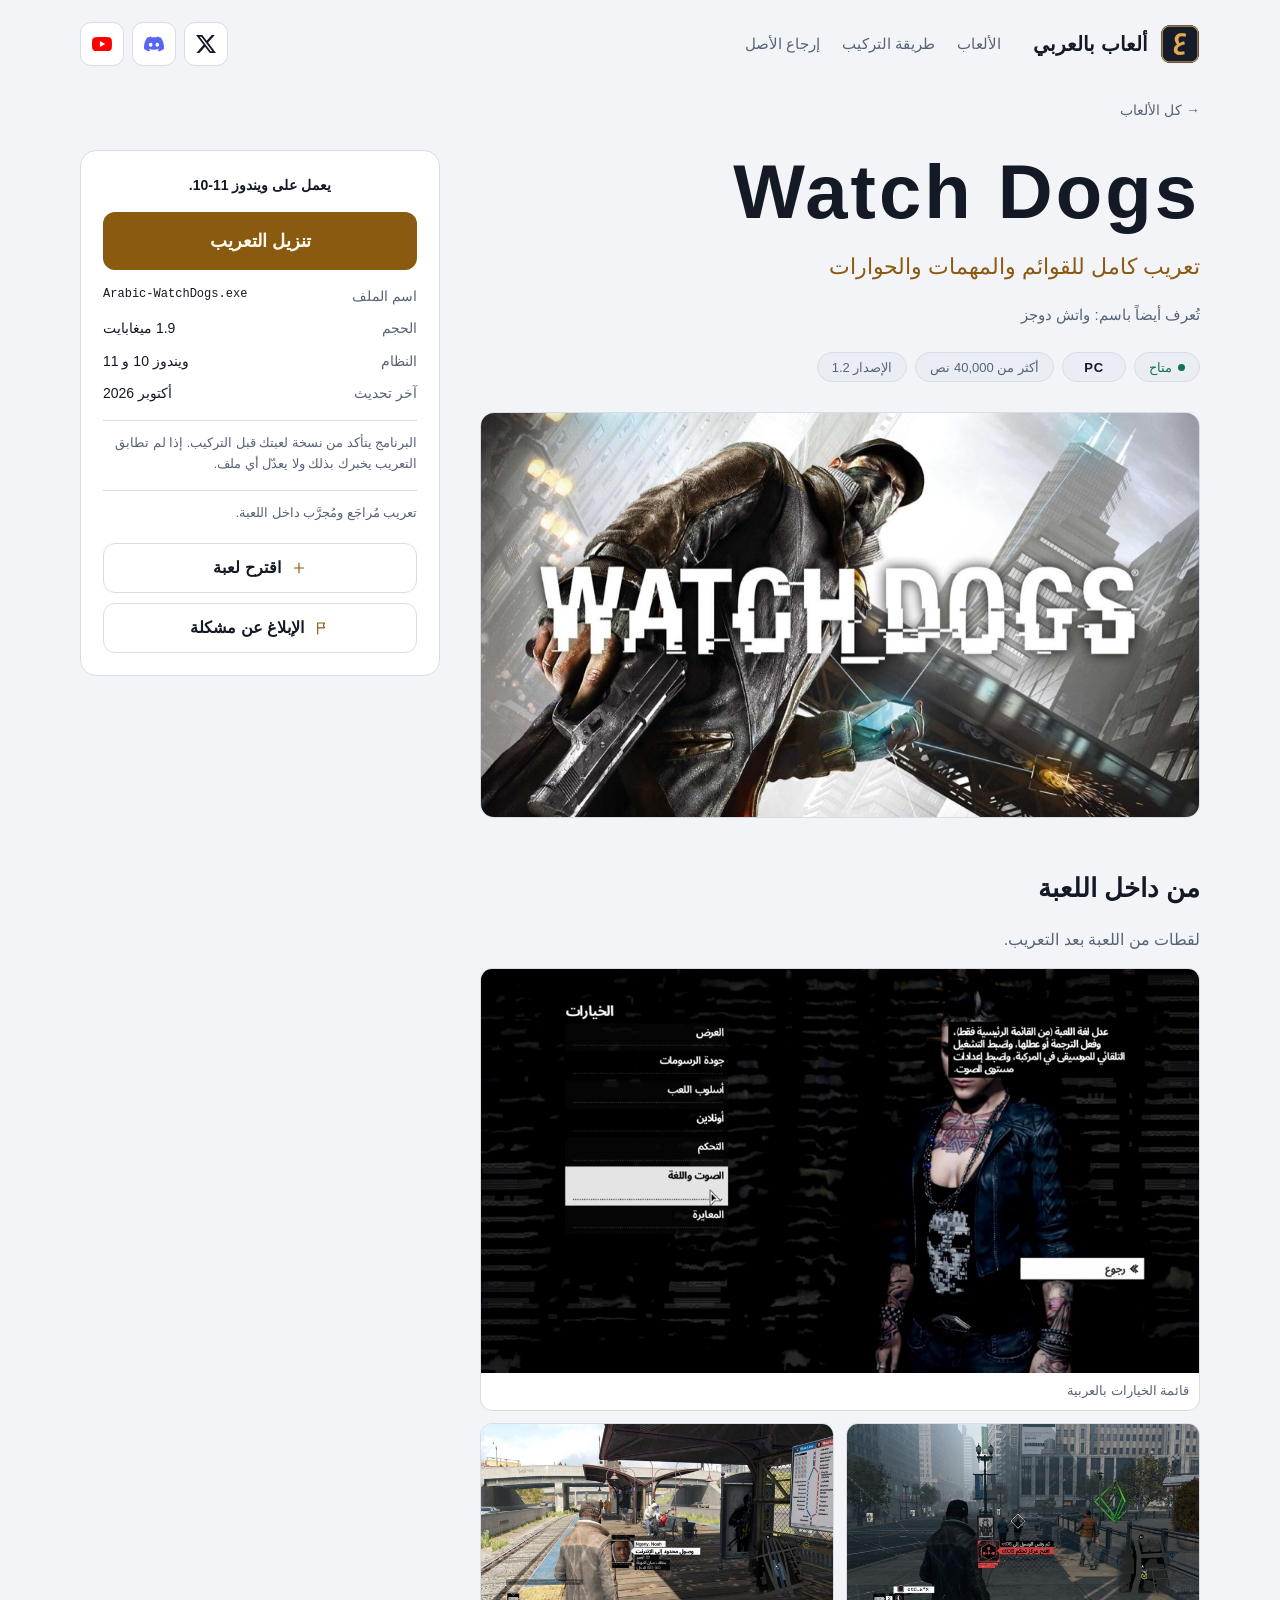
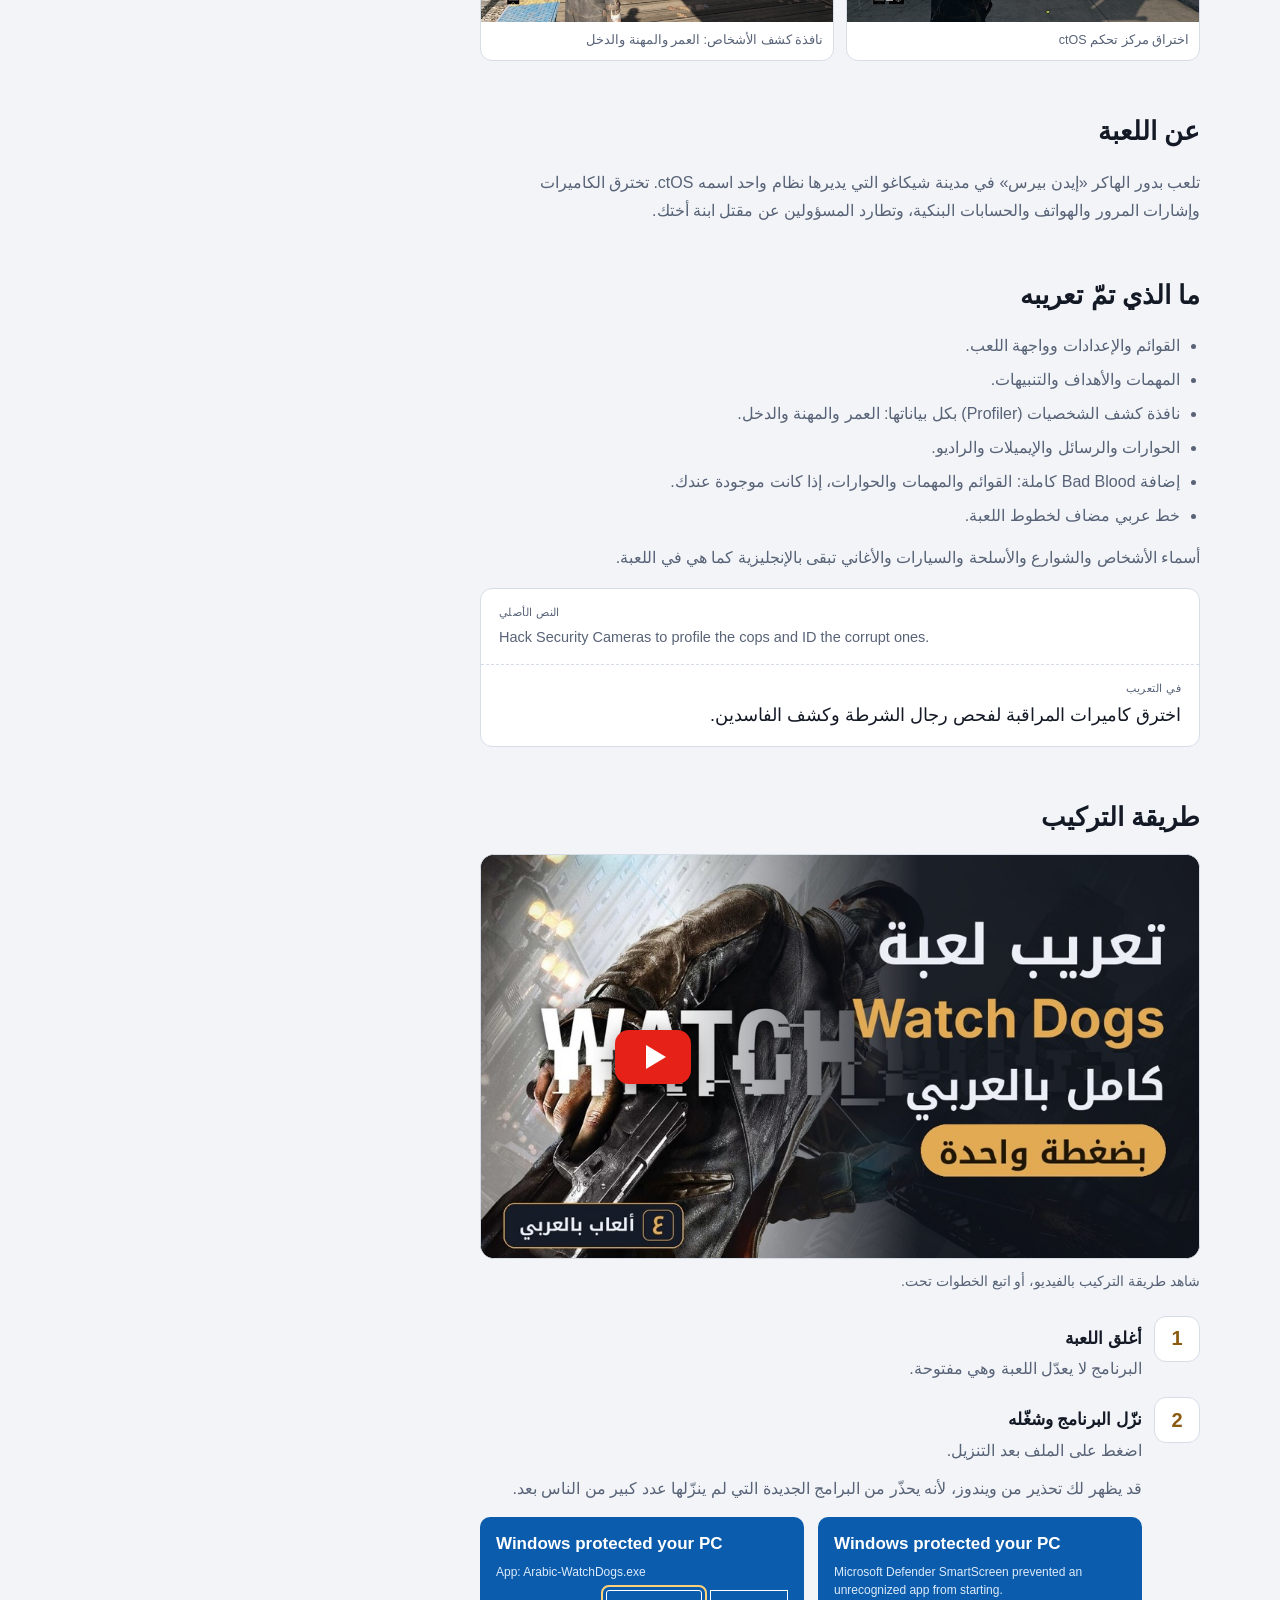
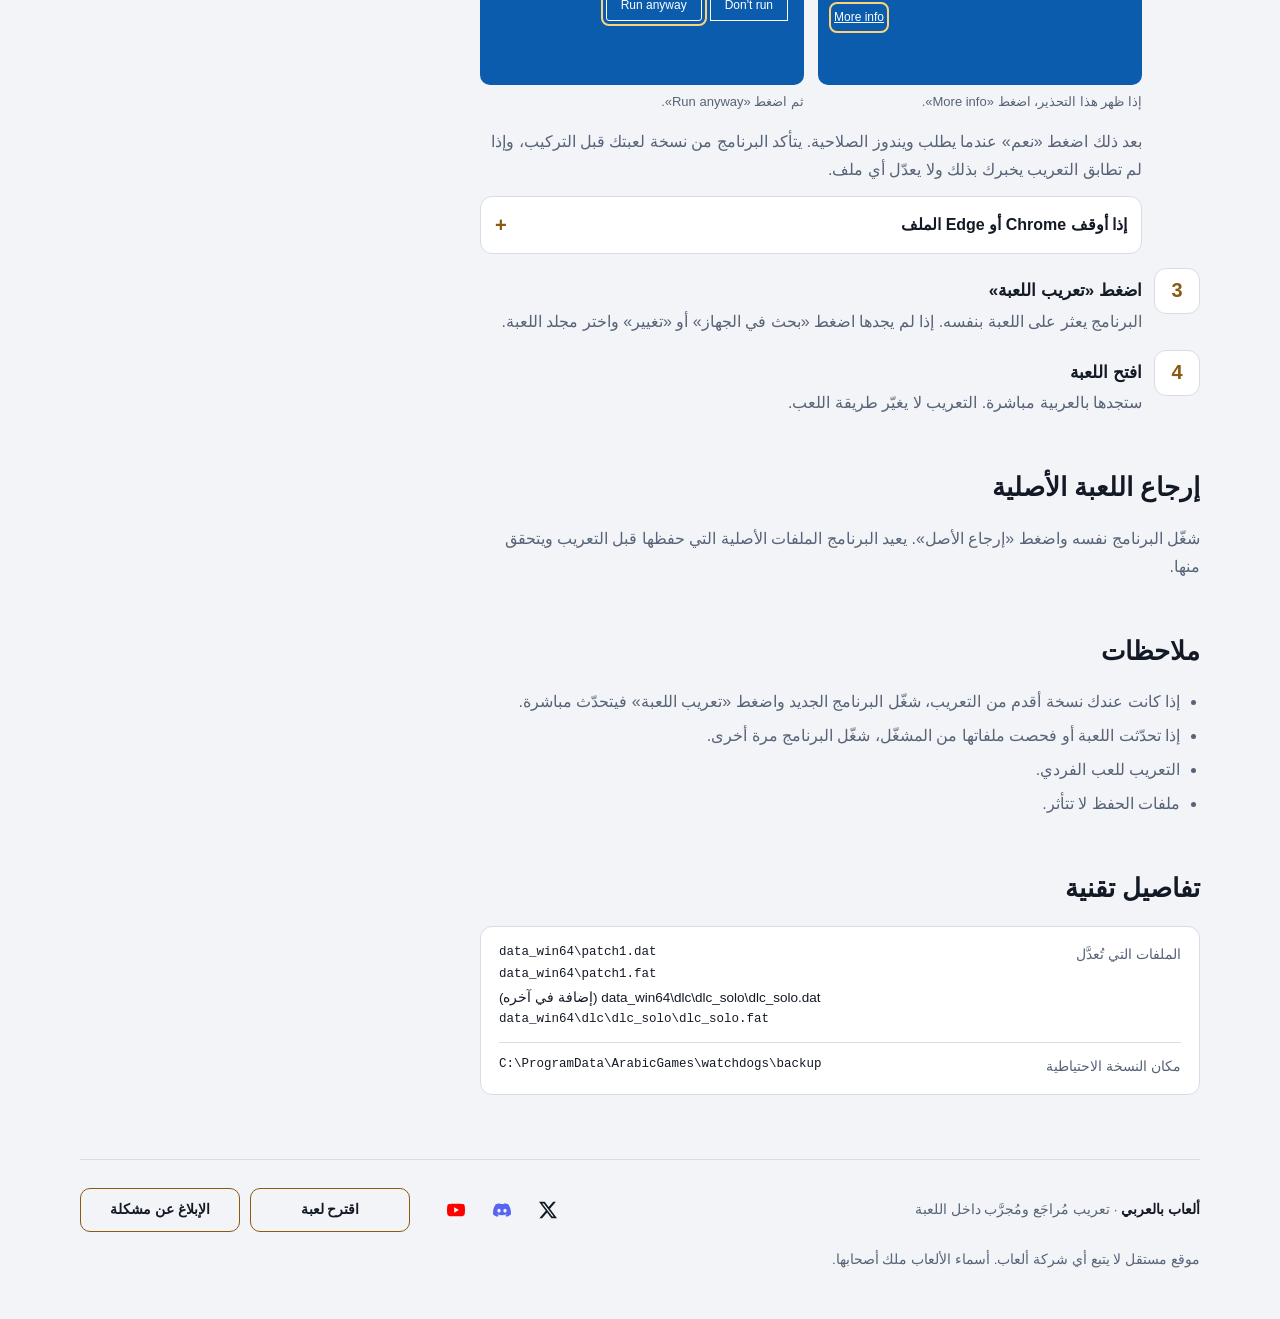
<file: watchdogs.html>
<!doctype html>
<html lang="ar" dir="rtl">
<head>
<meta charset="utf-8">
<meta http-equiv="Content-Security-Policy" content="default-src 'none'; script-src 'sha256-Id8Sa9lHvQpv70yLuLrgS8saQPOXiOdCwPLp7Yqlmew=' 'sha256-ewUK3IPYGU3gF46hvFdsm5bOvynYOuCXVG4b3wqlys8=' 'sha256-vcinfW8w1KXhrZvj4CvVC5i6HdQuYbBCxFpEJyH1vP8=' 'sha256-zt1bkCsZpDhOuX6rjFbiNNUeiNlAIwT4OBKmRXil8lE=' 'sha256-D0SnryFHbFcE3lDCmxs45RldMhnp5iyebAxpOahPNMg=' https://gc.zgo.at/count.v5.js; style-src 'sha256-exJFgxmRgf0xGitMCgNFMTImnhOXZNmH0G4uD+tHiC8=' https://fonts.googleapis.com; font-src https://fonts.gstatic.com; img-src 'self' https://arabic-pc.goatcounter.com; connect-src https://arabic-pc.goatcounter.com; frame-src 'self' https://www.youtube-nocookie.com; base-uri 'none'; form-action 'none'">
<meta name="viewport" content="width=device-width, initial-scale=1, viewport-fit=cover">
<meta name="description" content="تعريب لعبة Watch Dogs (واتش دوغز، واتش دوجز) كامل بالعربية الفصحى: القوائم والمهمات والحوارات. يُركَّب ببرنامج صغير بضغطة واحدة ويُزال بضغطة واحدة.">
<link rel="icon" type="image/png" href="img/icon.png">
<meta property="og:title" content="تعريب Watch Dogs (واتش دوغز) بالعربية | ألعاب بالعربي">
<meta property="og:description" content="تعريب لعبة Watch Dogs (واتش دوغز، واتش دوجز) كامل بالعربية الفصحى: القوائم والمهمات والحوارات. يُركَّب ببرنامج صغير بضغطة واحدة ويُزال بضغطة واحدة.">
<link rel="canonical" href="https://arabic-pc.github.io/watchdogs.html">
<meta property="og:type" content="website">
<meta property="og:url" content="https://arabic-pc.github.io/watchdogs.html">
<meta property="og:image" content="https://arabic-pc.github.io/img/watchdogs-cover.jpg">
<meta name="twitter:card" content="summary_large_image">
<meta name="theme-color" content="#0D1119">
<meta name="google-site-verification" content="0khRUPTyk-3FLgudLrnjnzi9njk2wVIBT3IxozMUFL8">
<meta property="og:site_name" content="ألعاب بالعربي">
<script type="application/ld+json">{"@context": "https://schema.org", "@type": "BreadcrumbList", "itemListElement": [{"@type": "ListItem", "position": 1, "name": "ألعاب بالعربي", "item": "https://arabic-pc.github.io/"}, {"@type": "ListItem", "position": 2, "name": "تعريب Watch Dogs", "item": "https://arabic-pc.github.io/watchdogs.html"}]}</script>
<title>تعريب Watch Dogs (واتش دوغز) بالعربية | ألعاب بالعربي</title>
<link rel="preconnect" href="https://fonts.googleapis.com"><link rel="preconnect" href="https://fonts.gstatic.com" crossorigin><link rel="stylesheet" href="https://fonts.googleapis.com/css2?family=IBM+Plex+Mono:wght@400;500&family=IBM+Plex+Sans+Arabic:wght@400;500;600;700&family=Noto+Kufi+Arabic:wght@500;600;700&display=swap">
<style>
/* تخطيط: عمود واحد من اليمين لليسار بعرض 1120px، رأس صغير، بطل مقسوم (نص + نافذة البرنامج)، ثم شبكة ألعاب */
:root {
  --bg: #0D1119;
  --surface: #151B27;
  --surface-2: #1C2433;
  --line: #273145;
  --fg: #ECEFF5;
  --muted: #8F99AE;
  --gold: #E2AA52;
  --gold-ink: #1E1606;
  --ok: #46C48C;
  --danger: #E07A62;
  --pause: #F2994A;
  --info: #6C9EF0;
  --scan: rgba(226, 170, 82, .06);

  --f-display: "Noto Kufi Arabic", "IBM Plex Sans Arabic", "Segoe UI", Tahoma, sans-serif;
  --f-body: "IBM Plex Sans Arabic", "Segoe UI", Tahoma, sans-serif;
  --f-mono: "IBM Plex Mono", ui-monospace, Consolas, monospace;

  --r: 14px;
  --wrap: 1120px;
  --t-fast: .15s;
  --ease: cubic-bezier(.16, 1, .3, 1);
  color-scheme: dark;
}
@media (prefers-color-scheme: light) {
  :root:not([data-theme="dark"]) {
    --bg: #F2F4F8; --surface: #FFFFFF; --surface-2: #EAEEF4; --line: #D7DDE7;
    --fg: #131925; --muted: #586377; --gold: #8A5A10; --gold-ink: #FFF9EE;
    --ok: #14734A; --danger: #B23A22; --pause: #9A4E0C; --info: #2F67C7; --scan: rgba(169, 113, 26, .07);
    color-scheme: light;
  }
}
:root[data-theme="light"] {
  --bg: #F2F4F8; --surface: #FFFFFF; --surface-2: #EAEEF4; --line: #D7DDE7;
  --fg: #131925; --muted: #586377; --gold: #8A5A10; --gold-ink: #FFF9EE;
  --ok: #14734A; --danger: #B23A22; --pause: #9A4E0C; --info: #2F67C7; --scan: rgba(169, 113, 26, .07);
  color-scheme: light;
}

* { box-sizing: border-box; }
body { margin: 0; background: var(--bg); color: var(--fg); font-family: var(--f-body); font-size: 16px; line-height: 1.75; }
.page { padding-inline: 20px; padding-block: 0 48px; }
.wrap { max-width: var(--wrap); margin-inline: auto; }
a { color: inherit; }
:focus-visible { outline: 2px solid var(--gold); outline-offset: 3px; border-radius: 6px; }
.ltr { direction: ltr; unicode-bidi: isolate; }
.mono { font-family: var(--f-mono); font-size: .86em; }
h1, h2, h3 { text-wrap: balance; margin: 0; }
p { margin: 0; }

/* الرأس */
.top { display: flex; align-items: center; justify-content: space-between; gap: 16px; padding-block: 22px; }
.brand { display: flex; align-items: center; gap: 12px; text-decoration: none; }
.mark { display: block; flex: none; width: 40px; height: 40px; }   /* شعار الموقع الأصلي img/icon.png */
.brand b { font-family: var(--f-display); font-size: 20px; font-weight: 600; }
.nav { display: flex; gap: 22px; font-size: 15px; color: var(--muted); }
.nav a { display: inline-flex; align-items: center; min-height: 44px; text-decoration: none; transition: color var(--t-fast); }
.nav a:hover { color: var(--fg); }

/* حسابات التواصل */
.soc { display: flex; gap: 8px; }
.soc-btn { width: 44px; height: 44px; border-radius: 11px; border: 1px solid var(--line); background: var(--surface); display: grid; place-items: center; color: var(--fg); text-decoration: none; transition: border-color .15s, color .15s; }
.soc-btn:hover { border-color: var(--gold); }
.ic { display: block; width: 20px; height: 20px; }
.ic-x { color: var(--fg); }
.top { flex-wrap: nowrap; }
.top .brand { margin-inline-end: 16px; }
.top .soc { margin-inline-start: auto; }
.community { display: grid; grid-template-columns: repeat(3, minmax(0, 1fr)); gap: 16px; }
.community .comm { grid-template-columns: auto 1fr; }
.community .comm-go { grid-column: 2; }
.comm { display: grid; grid-template-columns: auto 1fr auto; gap: 16px; align-items: center; padding: 20px 22px; background: var(--surface); border: 1px solid var(--line); border-radius: var(--r); text-decoration: none; transition: border-color .2s, transform .2s; }
@media (hover: hover) {
  .comm:hover { border-color: var(--gold); transform: translateY(-2px); }
}
.comm-ic { width: 52px; height: 52px; border-radius: 14px; background: var(--surface-2); border: 1px solid var(--line); display: grid; place-items: center; color: var(--gold); }
.comm-ic .ic { width: 26px; height: 26px; }
.comm-t { display: grid; gap: 4px; min-width: 0; }
.comm-t b { font-size: 17px; }
.comm-t span { color: var(--muted); font-size: 14px; }
.comm-go { color: var(--gold); font-weight: 600; font-size: 14.5px; white-space: nowrap; }
.foot-soc { display: inline-flex; align-items: center; flex-wrap: wrap; gap: 2px; }
.foot-soc a { display: inline-flex; align-items: center; justify-content: center; min-width: 44px; min-height: 44px; border: 1px solid transparent; border-radius: 11px; color: var(--fg); text-decoration: none; transition: color var(--t-fast), border-color .15s; }
.foot-soc .ic { width: 18px; height: 18px; }
.foot-btns { display: flex; flex: 1 1 330px; gap: 10px; }   /* زرّين متساويين: اقترح لعبة والإبلاغ عن مشكلة */
.foot-soc .foot-rep { flex: 1 1 0; min-width: 160px; padding-inline: 14px; border: 1px solid var(--gold); border-radius: 10px; font-weight: 600; text-align: center; transition: background .15s; }
.foot-soc > a:nth-child(3) { margin-inline-end: 22px; }   /* مسافة بين الأيقونات والزرّين: الأيقونات أبعد شوي لليمين */
@media (max-width: 520px) {
  .foot-soc > a:first-child { margin-inline-start: -13px; }   /* الأيقونة الأولى تحاذي حافة النص من اليمين */
  .foot-soc { display: flex; width: 100%; }
  .foot-soc .foot-rep { min-width: 0; padding-inline: 8px; }
}
.foot-soc .foot-rep:hover { background: var(--surface-2); }
.foot-soc a:hover { color: var(--gold); }
.foot-soc a:not(.foot-rep):hover { border-color: var(--gold); color: var(--fg); }
.dl-note a { color: var(--gold); }

/* الأزرار */
.btn { display: inline-flex; align-items: center; justify-content: center; gap: 10px; min-height: 50px; padding-inline: 26px;
  border-radius: 12px; font: 600 16px/1 var(--f-body); text-decoration: none; border: 1px solid var(--line);
  background: var(--surface-2); color: var(--fg); cursor: pointer; transition: background var(--t-fast), filter var(--t-fast), transform var(--t-fast); }
.btn:hover { background: var(--line); }
.btn.gold { background: var(--gold); color: var(--gold-ink); border-color: transparent; }
.btn.gold:hover { filter: brightness(1.08); }
.btn:active { transform: translateY(1px); }

/* شارات */
.chips { display: flex; flex-wrap: wrap; gap: 8px; }
.chip { display: inline-flex; align-items: center; justify-content: center; gap: 6px; min-width: 64px; height: 30px; font-size: 13px; line-height: 1; padding: 0 14px; border-radius: 999px; border: 1px solid var(--line); background: var(--surface-2); color: var(--muted); white-space: nowrap; }
.chip.pc { color: var(--fg); font-weight: 700; letter-spacing: .06em; direction: ltr; }
.chip.on { color: var(--ok); }
.chip.upcoming { color: var(--gold); }
.chip.upcoming::before { content: ""; width: 7px; height: 7px; border-radius: 50%; background: var(--gold); }
.game.upcoming:hover { border-color: var(--line); transform: none; }
.game-when { color: var(--gold); font-weight: 600; font-size: 14.5px; }
.chip.on::before { content: ""; width: 7px; height: 7px; border-radius: 50%; background: var(--ok); }

/* الأقسام */
section { padding-block: 56px 8px; }
.eyebrow { font-size: 13px; letter-spacing: .04em; color: var(--gold); font-weight: 600; }
.sec-head { display: flex; align-items: end; justify-content: space-between; gap: 16px; flex-wrap: wrap; margin-block-end: 24px; }
.sec-head h2 { font-family: var(--f-display); font-size: clamp(26px, 4vw, 34px); font-weight: 600; line-height: 1.3; }
.lead { color: var(--muted); max-width: 62ch; }

/* نافذة البرنامج المصغّرة */
.app { background: var(--surface); border: 1px solid var(--line); border-radius: 16px; padding: 18px; display: grid; gap: 12px;
  box-shadow: 0 30px 60px -30px rgba(0,0,0,.55); max-width: 100%; }
.app-top { display: flex; justify-content: space-between; align-items: start; }
.app-brand { font-size: 12px; color: var(--gold); font-weight: 600; }
.app-title { font-size: 20px; font-weight: 700; }
.app-dots { display: flex; flex: none; gap: 10px; color: var(--muted); font-size: 14px; white-space: nowrap; }
.app-card { background: var(--surface-2); border: 1px solid var(--line); border-radius: 12px; padding: 12px 14px; min-width: 0; }
.app-label { font-size: 11px; color: var(--muted); }
.app-path { font-family: var(--f-mono); font-size: 12px; direction: ltr; text-align: right; overflow: hidden; text-overflow: ellipsis; white-space: nowrap; }
.app-status { display: flex; align-items: center; gap: 10px; font-weight: 700; font-size: 15px; }
.dot { width: 14px; height: 14px; border-radius: 50%; background: var(--info); box-shadow: 0 0 0 5px color-mix(in srgb, var(--info) 22%, transparent); flex: none; transition: background .18s, box-shadow .18s; }
/* الجملتان في نفس المكان عشان طول النافذة ما يتغير */
.app-msg { display: grid; font-size: 12.5px; color: var(--muted); margin-block-start: 4px; }
.app .app-msg span, .app.running .app-msg span { display: block; grid-area: 1 / 1; transition: opacity .2s; }
.app .app-msg .s0, .app .app-msg .s1, .app.running .app-msg .s2, .app.ready .app-msg .s2 { opacity: 0; }
.app.running .app-msg .s1, .app.ready .app-msg .s0 { opacity: 1; }
.bar { height: 7px; border-radius: 99px; background: var(--line); overflow: hidden; margin-block-start: 12px; display: flex; justify-content: flex-start; }
.bar i { display: block; height: 100%; width: 100%; background: var(--gold); border-radius: 99px; }
.bar-meta { display: flex; justify-content: space-between; font-size: 11.5px; color: var(--muted); margin-block-start: 6px; }
.bar-meta b { color: var(--fg); font-family: var(--f-mono); font-weight: 500; }
.app-btns { display: grid; grid-template-columns: 1.6fr 1fr 1.1fr; gap: 8px; }
.app-btns > span { border-radius: 10px; text-align: center; padding-block: 10px; font-size: 13px; font-weight: 600; background: var(--surface-2); border: 1px solid var(--line); }
.app-btns > .off { color: var(--muted); transition: background .2s, color .2s, border-color .2s, transform .12s, filter .12s; }
.app.ready .app-btns > .go { background: var(--gold); color: var(--gold-ink); border-color: transparent; }
.app.press .app-btns > .go { transform: scale(.95); filter: brightness(.9); }
.app-foot { display: flex; justify-content: space-between; font-size: 11px; color: var(--muted); border-top: 1px solid var(--line); padding-top: 10px; }

/* حالة نافذة البرنامج: تبدأ "جارٍ التركيب" ثم تتحول للنجاح (يتحكم بها سكربت صغير؛ بدون سكربت تظهر حالة النجاح) */
.app .s0, .app .s1 { display: none; }
.app.ready .s0 { display: block; }
.app.ready .s2 { display: none; }
.app.ready .bar, .app.ready .bar-meta { visibility: hidden; }
#mockName, #mockPath, #mockVer { transition: opacity .2s ease; }
.app.swap #mockName, .app.swap #mockPath, .app.swap #mockVer { opacity: 0; }
.app.running .s1 { display: block; }
.app.running .s2 { display: none; }
.app:not(.running):not(.ready) .dot { background: var(--ok); box-shadow: 0 0 0 5px color-mix(in srgb, var(--ok) 22%, transparent); }

/* البطل */
.hero { display: grid; grid-template-columns: 1.15fr 1fr; gap: 48px; align-items: center; padding-block: 40px 24px; }
.hero > * { min-width: 0; }
.hero h1 { font-family: var(--f-display); font-weight: 700; font-size: clamp(42px, 7vw, 72px); line-height: 1.35; margin-block: 10px 18px; }
.hero h1 em { font-style: normal; color: var(--gold); }
.hero .lead { font-size: 18px; }
.hero-cta { display: flex; flex-wrap: wrap; gap: 12px; margin-block: 28px 18px; }
.hero-note { font-size: 13.5px; color: var(--muted); display: flex; gap: 8px; align-items: center; }
.hero-note::before { content: ""; width: 8px; height: 8px; border-radius: 50%; background: var(--ok); flex: none; }

/* بطاقات الألعاب */
.games { display: grid; grid-template-columns: repeat(auto-fill, minmax(min(300px, 100%), 1fr)); gap: 20px; }
.game { display: grid; grid-template-rows: auto 1fr; text-decoration: none; background: var(--surface); border: 1px solid var(--line); border-radius: var(--r); overflow: hidden; transition: border-color .2s, transform .2s; }
@media (hover: hover) {
  .game:hover { border-color: var(--gold); transform: translateY(-2px); }
}
.art { position: relative; aspect-ratio: 16 / 9; max-width: 100%; padding: 16px 18px; display: flex; flex-direction: column; justify-content: space-between; overflow: hidden;
  background: repeating-linear-gradient(0deg, var(--scan) 0 1px, transparent 1px 4px), linear-gradient(160deg, var(--surface-2), var(--bg)); }
.art .term { font-family: var(--f-mono); font-size: 12px; color: var(--gold); direction: ltr; text-align: left; line-height: 1.6; opacity: .9; }
.art .term span { color: var(--muted); }
.art .name { font-family: var(--f-body); font-weight: 700; font-size: 30px; letter-spacing: .04em; direction: ltr; text-align: left; }
.game-body { padding: 16px 18px 18px; display: grid; grid-template-rows: auto 1fr auto auto; gap: 12px; }
.game-body p { color: var(--muted); font-size: 14.5px; }
.game-go { color: var(--gold); font-weight: 600; font-size: 14.5px; }
.art.shot { background: var(--bg); padding: 0; justify-content: flex-end; }
.art.shot img { position: absolute; inset: 0; width: 100%; height: 100%; object-fit: cover; }
.art.shot::after { content: ""; position: absolute; inset: 0; background: linear-gradient(0deg, rgba(8,11,17,.92) 0%, rgba(8,11,17,.35) 45%, rgba(8,11,17,0) 70%); }
.art.shot.cover { aspect-ratio: 16 / 9; }
.art.shot.cover::after { display: none; }
.game-name { font-size: 19px; font-weight: 700; direction: ltr; text-align: right; }
.art.shot .name { position: relative; z-index: 1; padding: 14px 18px; color: #F2F4F8; }
.plat { display: flex; flex-wrap: wrap; gap: 8px; align-items: center; font-size: 13px; color: var(--muted); border-top: 1px solid var(--line); padding-top: 12px; }
.plat b { font-weight: 600; color: var(--fg); font-size: 13px; padding: 2px 10px; border-radius: 6px; background: var(--surface-2); border: 1px solid var(--line); }
.g-shot { margin: 22px 0 0; border-radius: 14px; overflow: hidden; border: 1px solid var(--line); background: var(--surface); }
.g-shot img { display: block; width: 100%; height: auto; aspect-ratio: 16 / 9; object-fit: cover; }
.g-shot figcaption { font-size: 13px; color: var(--muted); padding: 10px 14px; }
/* معرض اللقطات */
.gallery { display: grid; grid-template-columns: repeat(2, minmax(0, 1fr)); gap: 12px; margin-block-start: 14px; }
.gallery figure:first-child, .gallery figure:last-child:nth-child(even) { grid-column: 1 / -1; }
.gallery figure { margin: 0; border-radius: 12px; overflow: hidden; border: 1px solid var(--line); background: var(--surface); }
.gallery img { display: block; width: 100%; aspect-ratio: 16 / 9; object-fit: cover; transition: transform .3s; }
.gallery .zoom { display: block; width: 100%; padding: 0; border: 0; background: none; cursor: zoom-in; overflow: hidden; }
@media (hover: hover) {
  .gallery .zoom:hover img { transform: scale(1.04); }
}
.gallery .zoom:focus-visible { outline-offset: -3px; }
.lb { position: fixed; inset: 0; z-index: 50; background: rgba(5,7,12,.92); display: flex; flex-direction: column; align-items: center; justify-content: center; gap: 12px; padding: 24px 16px; cursor: zoom-out; }
.lb[hidden] { display: none; }
.lb img { max-width: 100%; max-height: calc(100% - 60px); border-radius: 10px; box-shadow: 0 20px 60px rgba(0,0,0,.5); }
.lb p { color: #C9D0DD; font-size: 14px; }
.lb-x { position: absolute; top: calc(env(safe-area-inset-top, 0px) + 14px); left: 16px; width: 44px; height: 44px; border-radius: 50%; border: 1px solid rgba(255,255,255,.25); background: rgba(255,255,255,.08); color: #fff; font-size: 18px; cursor: pointer; }
.gallery figcaption { font-size: 12.5px; color: var(--muted); padding: 8px 10px; }
@media (max-width: 640px) { .gallery { grid-template-columns: 1fr; } }
/* لعبة واحدة متاحة: البطاقة تمتد أفقياً بدل أن تبقى وحيدة في الصف */
.games:has(> .game:only-child) { grid-template-columns: 1fr; }
.game:only-child { grid-template-columns: minmax(0, 1.1fr) minmax(0, 1fr); }
.game:only-child .art { aspect-ratio: auto; min-height: 230px; }
.game:only-child .game-body { align-content: center; padding: 24px 28px; }
.game:only-child .game-body p { font-size: 15.5px; }

.soon { display: flex; flex-wrap: wrap; gap: 10px; align-items: center; margin-block-start: 22px; color: var(--muted); font-size: 14px; }
.soon b { font-weight: 600; color: var(--fg); }

/* الخطوات */
.steps { display: grid; grid-template-columns: repeat(3, 1fr); gap: 20px; counter-reset: s; list-style: none; padding: 0; margin: 0; }
.steps li { background: var(--surface); border: 1px solid var(--line); border-radius: var(--r); padding: 22px; display: grid; gap: 8px; align-content: start; min-width: 0; }
.steps li::before { counter-increment: s; content: counter(s); font-family: var(--f-display); font-size: 34px; font-weight: 700; color: var(--gold); line-height: 1; }
.steps h3 { font-size: 18px; font-weight: 600; }
.steps p { color: var(--muted); font-size: 14.5px; }

/* الوعود */
.promises { display: grid; grid-template-columns: repeat(2, 1fr); gap: 0; border-top: 1px solid var(--line); }
.promises div { padding: 22px 4px; border-bottom: 1px solid var(--line); display: grid; gap: 6px; padding-inline-end: 28px; min-width: 0; }
.promises h3 { font-size: 17px; font-weight: 600; }
.promises p { color: var(--muted); font-size: 14.5px; }

/* الأسئلة */
.faq { display: grid; gap: 10px; max-width: 820px; }
.faq details { background: var(--surface); border: 1px solid var(--line); border-radius: 12px; padding: 4px 18px; transition: border-color .2s; }
@media (hover: hover) {
  .faq details:hover { border-color: var(--gold); }
}
.faq summary { cursor: pointer; font-weight: 600; padding-block: 14px; list-style: none; display: flex; justify-content: space-between; gap: 12px; }
.faq summary::after { content: "+"; color: var(--gold); font-size: 20px; line-height: 1; }
.faq details[open] summary::after { content: "−"; }
.faq summary::-webkit-details-marker { display: none; }
.faq details p { color: var(--muted); padding-block-end: 16px; font-size: 15px; }
.faq bdi { white-space: nowrap; }
.faq details p a { color: var(--fg); text-underline-offset: 3px; }

/* التذييل */
.foot { margin-block-start: 64px; padding-block: 28px 0; border-top: 1px solid var(--line); display: flex; align-items: center; justify-content: space-between; gap: 16px; flex-wrap: wrap; color: var(--muted); font-size: 13.5px; }
.foot strong { color: var(--fg); font-weight: 600; }

/* صفحة اللعبة */
.crumb { font-size: 14px; color: var(--muted); text-decoration: none; display: inline-flex; align-items: center; gap: 6px; min-height: 44px; transition: color var(--t-fast); }
.crumb:hover { color: var(--fg); }
.g-head { display: grid; grid-template-columns: 1fr 360px; gap: 40px; align-items: start; padding-block: 18px 0; }
.g-head > * { min-width: 0; }
.g-title { font-family: var(--f-body); font-weight: 700; font-size: clamp(44px, 8vw, 76px); letter-spacing: .04em; direction: ltr; text-align: right; line-height: 1.1; }
.g-sub { font-family: var(--f-display); font-size: 22px; color: var(--gold); margin-block: 6px 16px; }
.g-aka { margin-block: -8px 16px; color: var(--muted); font-size: 15px; }
.dl { position: sticky; top: calc(env(safe-area-inset-top, 0px) + 16px); background: var(--surface); border: 1px solid var(--line); border-radius: 16px; padding: 22px; display: grid; gap: 14px; }
.dl .btn { width: 100%; min-height: 58px; font-size: 18px; }
.dl dl { display: grid; grid-template-columns: auto 1fr; gap: 8px 14px; margin: 0; font-size: 14px; }
.dl dt { color: var(--muted); }
.dl dd { margin: 0; text-align: left; font-variant-numeric: tabular-nums; }
.dl-note { font-size: 12.5px; color: var(--muted); border-top: 1px solid var(--line); padding-top: 12px; }
.g-main { display: grid; gap: 8px; }
.g-main section { padding-block: 40px 0; }
.g-main h2 { font-family: var(--f-display); font-size: 26px; font-weight: 600; margin-block-end: 14px; }
.g-main p, .g-main li { color: var(--muted); }
.g-main ul { padding-inline-start: 20px; margin: 0; display: grid; gap: 6px; }

.sample { background: var(--surface); border: 1px solid var(--line); border-radius: 12px; overflow: hidden; margin-block-start: 16px; }
.sample div { padding: 14px 18px; }
.sample .en { direction: ltr; text-align: left; color: var(--muted); font-size: 14.5px; border-bottom: 1px dashed var(--line); }
.sample .ar { font-size: 18px; color: var(--fg); }
.sample .ar b { color: var(--gold); font-weight: 600; }
.sample small { display: block; font-size: 11px; color: var(--muted); letter-spacing: .04em; margin-block-end: 2px; }

.gsteps { list-style: none; counter-reset: s; padding: 0; margin: 0; display: grid; gap: 14px; }
.gsteps > li { display: grid; grid-template-columns: 44px 1fr; gap: 14px; align-items: start; }
.gsteps > li::before { counter-increment: s; content: counter(s); width: 44px; height: 44px; border-radius: 12px; border: 1px solid var(--line); display: grid; place-items: center; font-family: var(--f-display); font-weight: 700; color: var(--gold); font-size: 20px; background: var(--surface); }
.gsteps h3 { font-size: 17px; font-weight: 600; color: var(--fg); margin-block: 8px 2px; }
.gsteps > li > div { min-width: 0; }

/* رسم توضيحي لتحذير ويندوز */
.warn { display: grid; grid-template-columns: 1fr 1fr; gap: 14px; margin-block-start: 14px; }
.ss { background: #0B5CAD; color: #fff; border-radius: 10px; padding: 16px 16px 14px; direction: ltr; text-align: left; font-family: "Segoe UI", Tahoma, sans-serif; display: grid; gap: 8px; align-content: start; min-height: 168px; position: relative; min-width: 0; }
.ss-t { display: block; font-size: 17px; font-weight: 600; line-height: 1.35; }
.ss p { color: #DCEBFA !important; font-size: 12px; line-height: 1.45; }
.ss .more { color: #fff; text-decoration: underline; font-size: 12px; outline: 2px solid #FFD27A; outline-offset: 3px; border-radius: 3px; justify-self: start; }
.ss .row { display: flex; gap: 8px; justify-content: flex-end; margin-top: auto; }
.ss .row span { border: 1px solid #fff; padding: 4px 14px; font-size: 12px; }
.ss .row .hl { outline: 2px solid #FFD27A; outline-offset: 3px; border-radius: 3px; }
.ss-cap { font-size: 13px; color: var(--muted); margin-block-start: 6px; text-align: right; direction: rtl; }

.tech { background: var(--surface); border: 1px solid var(--line); border-radius: 12px; padding: 4px 18px; overflow-x: auto; }
.tech table { width: 100%; border-collapse: collapse; font-size: 14px; }
.tech td { padding: 11px 0; border-bottom: 1px solid var(--line); vertical-align: top; }
.tech tr:last-child td { border-bottom: 0; }
.tech td:first-child { color: var(--muted); padding-inline-end: 18px; white-space: nowrap; }
.tech td:last-child { direction: ltr; text-align: left; font-family: var(--f-mono); font-size: 12.5px; overflow-wrap: anywhere; }
.tl { display: block; }
.tl-ar { font-family: var(--f-body); font-size: 13.5px; }

.preview-note { font-size: 12.5px; color: var(--muted); background: var(--surface-2); border-radius: 8px; padding: 8px 12px; }

/* الوصول للتنزيل: زر أعلى الصفحة وشريط سفلي في الشاشات الصغيرة، وإرسال الرابط للكمبيوتر من الجوال */
#get { scroll-margin-top: 16px; }
p.dl-pc { margin: 0; font-size: 14px; font-weight: 600; color: var(--fg); text-align: center; }
.dl-jump-box, .to-get, .dl-bar { display: none; }
#dlSend { font-family: var(--f-body); }
#dlSend[hidden], .dl-sent[hidden] { display: none; }
.dl-sent { font-size: 13.5px; color: var(--muted); text-align: center; overflow-wrap: anywhere; }
.is-phone #dlBtn { background: var(--surface-2); color: var(--fg); border-color: var(--line); min-height: 50px; font-size: 16px; }

/* شرح تحذير ويندوز */
.warn-why { margin-block-start: 10px; }
.warn-next { margin-block-start: 14px; }
.warn-more { margin-block-start: 12px; background: var(--surface); border: 1px solid var(--line); border-radius: 12px; padding: 4px 14px; }
.warn-more summary { cursor: pointer; font-weight: 600; color: var(--fg); min-height: 48px; padding-block: 10px; line-height: 1.5; list-style: none; display: flex; align-items: center; justify-content: space-between; gap: 12px; }
.warn-more summary::after { content: "+"; color: var(--gold); font-size: 20px; line-height: 1; }
.warn-more[open] summary::after { content: "−"; }
.warn-more summary::-webkit-details-marker { display: none; }
.warn-more p { font-size: 14.5px; padding-block-end: 12px; }
.warn-more a { color: var(--fg); }
.warn-more bdi { white-space: nowrap; }

/* الحركة: انتقال بين الصفحات، وفتح الأسئلة والمكبّر، وإشارة الوصول لصندوق التنزيل */
@media (prefers-reduced-motion: no-preference) {
  @view-transition { navigation: auto; }
  ::view-transition-group(*) { animation-duration: .32s; animation-timing-function: var(--ease); }
  ::view-transition-old(root), ::view-transition-new(root) { animation-duration: .18s; }
  html:has(.hero) { scroll-behavior: smooth; }
  .lb:not([hidden]) { animation: fade-in .18s ease-out; }
  .lb:not([hidden]) img { animation: lb-img .24s var(--ease); }
  #get:target { animation: get-hit .9s ease-out; }
  @supports (interpolate-size: allow-keywords) {
    .faq details, .warn-more { interpolate-size: allow-keywords; }
    .faq details::details-content, .warn-more::details-content { block-size: 0; overflow: clip; transition: block-size .14s ease-in, content-visibility .14s allow-discrete; }
    .faq details[open]::details-content, .warn-more[open]::details-content { block-size: auto; transition: block-size .22s var(--ease), content-visibility .22s allow-discrete; }
  }
}
@media (prefers-reduced-motion: reduce) {
  .game, .comm, .gallery img, .yt img, .btn { transition-property: border-color, background, filter; }
  .comm:hover, .game:hover, .gallery .zoom:hover img, .yt:hover img, .btn:active { transform: none; }
}
@keyframes fade-in { from { opacity: 0; } }
@keyframes lb-img { from { transform: scale(.97); } }
@keyframes get-hit { from { box-shadow: 0 0 0 3px var(--gold); } to { box-shadow: 0 0 0 3px transparent; } }

/* نافذة البلاغ فوق الصفحة، وصفحة البلاغ لما تنعرض داخلها */
html:has(.rep-dlg[open]) { overflow: hidden; }
.rep-dlg { width: min(640px, 100% - 32px); max-width: none; height: min(780px, 100dvh - 48px); max-height: none; padding: 0; border: 1px solid var(--line); border-radius: 18px; background: var(--surface); color: var(--fg); overflow: hidden; }
.rep-dlg[open] { animation: rep-dlg-in .18s ease-out; }
.rep-dlg::backdrop { background: rgba(5, 7, 12, .62); }
.rep-dlg iframe { display: block; width: 100%; height: 100%; border: 0; }
.rep-dlg-x { position: absolute; top: 12px; inset-inline-end: 12px; z-index: 1; width: 44px; height: 44px; border-radius: 50%; border: 1px solid var(--line); background: var(--surface-2); color: var(--fg); font-size: 16px; cursor: pointer; }
.rep-dlg-x:hover { border-color: var(--gold); }
@keyframes rep-dlg-in { from { opacity: 0; transform: translateY(10px); } }
@media (prefers-reduced-motion: reduce) { .rep-dlg[open] { animation: none; } }
@media (max-width: 640px) {
  .rep-dlg { width: 100%; height: 92dvh; margin: auto 0 0; border-width: 1px 0 0; border-radius: 18px 18px 0 0; }
}
.embed body { background: var(--surface); }
.embed .page { padding: 0; }
.embed .top, .embed .crumb, .embed .foot { display: none; }
.embed .rep { max-width: none; padding: 0; }
.embed .rep-card { border: 0; border-radius: 0; padding: 22px 20px 20px; }
.embed .rep-title { padding-inline-end: 52px; font-size: 26px; }

/* رسم توضيحي لقائمة التنزيلات في Chrome وEdge */
.br { background: #292A2D; color: #E8EAED; border-radius: 10px; padding: 14px 16px; direction: ltr; text-align: left; font-family: "Segoe UI", Tahoma, sans-serif; display: grid; gap: 10px; align-content: start; box-shadow: 0 4px 14px rgba(0, 0, 0, .28); }
.br-edge { background: #2B2B2B; }
.br .row { display: flex; gap: 8px; justify-content: flex-end; align-items: center; }
.br .row + .row { margin-top: 2px; }
.br .row span { border: 1px solid #8A8D93; border-radius: 3px; padding: 4px 14px; font-size: 12px; color: #fff; display: inline-flex; align-items: center; min-height: 26px; box-sizing: border-box; }
.br .hl { outline: 2px solid #FFD27A; outline-offset: 3px; border-radius: 3px; }
.br .n { flex: none; width: 18px; height: 18px; margin-inline-start: 8px; border-radius: 50%; background: #FFD27A; color: #1B1B1B; font: 700 11px/18px "Segoe UI", Tahoma, sans-serif; text-align: center; }
.br-item { display: flex; align-items: center; gap: 10px; background: #3B3C40; border-radius: 10px; padding: 10px 10px 10px 12px; min-width: 0; }
.br-edge .br-item { background: #3D3D3D; }
.br-item > svg { flex: none; color: #F2B84B; }
.br-name { flex: 1; min-width: 0; display: grid; gap: 2px; font-size: 13px; }
.br-name b { font-weight: 600; overflow: hidden; text-overflow: ellipsis; white-space: nowrap; }
.br-name i { font-style: normal; font-size: 11.5px; line-height: 1.35; color: #F2C14E; overflow-wrap: anywhere; }
.br-dots { flex: none; display: inline-flex; color: #fff; padding: 2px 6px; }
.br-item .n { margin-inline-start: 2px; }
.br-step { display: grid; gap: 10px; border-top: 1px solid #55575C; padding-top: 12px; }
.br-title { display: block; margin-block: 4px 2px; font-size: 18px; font-weight: 700; color: var(--fg); }
@media (max-width: 400px) {
  .br { padding: 12px; }
  .br-item { padding: 8px; gap: 6px; }
  .br-item > svg { display: none; }
}

@media (max-width: 900px) {
  .hero, .g-head { grid-template-columns: 1fr; gap: 32px; }
  .dl { position: static; }
  .dl-jump-box { display: grid; gap: 8px; margin-block: 16px 6px; }
  .to-get { display: inline-flex; align-items: center; min-height: 44px; color: var(--fg); font-weight: 600; }
  .dl-bar { position: fixed; inset-inline: 0; bottom: 0; z-index: 20; display: flex; align-items: center; justify-content: space-between; gap: 12px; padding: 10px 16px calc(10px + env(safe-area-inset-bottom, 0px)); background: var(--surface); border-top: 1px solid var(--line); box-shadow: 0 -6px 20px rgba(0, 0, 0, .18); transform: translateY(110%); visibility: hidden; transition: transform .14s ease-in, visibility .14s; }
  .dl-bar.show { transform: none; visibility: visible; transition: transform .24s var(--ease); }
  .dl-bar .btn { flex: none; min-height: 46px; padding-inline: 20px; font-size: 15px; }
  .dl-bar-info { min-width: 0; display: grid; font-weight: 600; line-height: 1.35; }
  .dl-bar-info bdi { overflow: hidden; white-space: nowrap; text-overflow: ellipsis; }
  .dl-bar-info span { font-size: 12.5px; font-weight: 400; color: var(--muted); }
}
@media (max-width: 900px) and (prefers-reduced-motion: reduce) {
  .dl-bar, .dl-bar.show { transition: none; }
}
@media (max-width: 640px) {
  .app-title { min-height: 3.5em; line-height: 1.75; }
}
@media (max-width: 900px) {
  html { scroll-padding-bottom: 90px; }
}
@media (max-width: 480px) {
  .tech tr { display: block; padding-block: 11px; border-bottom: 1px solid var(--line); }
  .tech tr:last-child { border-bottom: 0; }
  .tech td { display: block; padding: 0; border-bottom: 0; }
  .tech td:first-child { white-space: normal; padding-inline-end: 0; margin-block-end: 2px; }
  .tech td:last-child { text-align: right; }
}
@media (max-width: 400px) {
  .brand { gap: 8px; }
  .brand b { font-size: 18px; }
  .soc { gap: 4px; }
  .top .brand { margin-inline-end: 0; }
}
@media (max-width: 360px) {
  .top { column-gap: 8px; }
  .brand { gap: 6px; }
  .brand b { font-size: 16px; }
  .mark { width: 36px; height: 36px; }
  .soc { gap: 2px; }
}
@media (max-width: 900px) {
  .steps { grid-template-columns: 1fr; }
  .community { grid-template-columns: 1fr; }
}
@media (max-width: 640px) {
  .community { grid-template-columns: 1fr; }
  .comm { grid-template-columns: auto 1fr; }
  .comm-go { display: none; }
  .game:only-child { grid-template-columns: 1fr; }
  .game:only-child .art { min-height: 0; aspect-ratio: 16 / 8; }
  .top { flex-wrap: wrap; row-gap: 4px; padding-block: 14px 6px; }
  .top .nav { order: 3; width: 100%; justify-content: space-between; gap: 12px; border-top: 1px solid var(--line); }
  .crumb { display: none; }
  .promises { grid-template-columns: 1fr; }
  .warn { grid-template-columns: 1fr; }
  .page { padding-inline: 16px; }
}

/* فيديو طريقة التركيب: صورة أولاً، ويُحمَّل يوتيوب عند الضغط فقط */
.yt-wrap { margin-block: 6px 22px; }
.yt, .yt-frame { display:block; position:relative; width:100%; max-width:760px; aspect-ratio:16/9; border-radius:14px; overflow:hidden; border:1px solid var(--line); background:#000; padding:0; cursor:pointer; }
.yt img { width:100%; height:100%; object-fit:cover; display:block; transition:transform .3s ease, filter .3s ease; }
@media (hover: hover) {
  .yt:hover img { transform:scale(1.02); filter:brightness(.85); }
}
.yt-play { position:absolute; top:50%; left:24%; transform:translate(-50%,-50%); width:76px; height:54px; border-radius:14px; background:#E62117; box-shadow:0 6px 24px rgba(0,0,0,.45); }
.yt-play::after { content:""; position:absolute; inset:0; margin:auto; width:0; height:0; border-style:solid; border-width:12px 0 12px 20px; border-color:transparent transparent transparent #fff; transform:translateX(3px); }
.yt:focus-visible { outline:2px solid var(--gold); outline-offset:3px; }
.yt-cap { margin-block-start:10px; color:var(--muted); font-size:14px; }
.yt-mini { display:flex; align-items:center; gap:14px; max-width:760px; margin-block-start:12px; padding:8px; border:1px solid var(--line); border-radius:12px; background:var(--surface); color:var(--fg); text-decoration:none; transition:border-color .2s ease; }
.yt-mini:hover { border-color:var(--gold); }
.yt-mini:focus-visible { outline:2px solid var(--gold); outline-offset:3px; }
.yt-mini-img { position:relative; flex:none; width:150px; aspect-ratio:16/9; border-radius:8px; overflow:hidden; background:#000; }
.yt-mini-img img { width:100%; height:100%; object-fit:cover; display:block; }
.yt-mini .yt-play { left:50%; width:38px; height:27px; border-radius:8px; }
.yt-mini .yt-play::after { border-width:6px 0 6px 11px; transform:translateX(2px); }
.yt-mini-txt { display:flex; flex-direction:column; gap:3px; min-width:0; }
.yt-mini-txt i { font-style:normal; font-size:12px; font-weight:700; color:var(--gold-ink); background:var(--gold); border-radius:999px; padding:1px 10px; align-self:flex-start; }
.yt-mini[data-show="b"] .yt-mini-txt i { display:none; }
.yt-mini-txt b { font-size:16px; }
.yt-mini-txt small { color:var(--muted); font-size:13px; }

@media (max-width:600px){ .yt-play { width:56px; height:40px; border-radius:11px; } .yt-play::after { border-width:9px 0 9px 15px; } }
#how .yt-wrap { margin: 0; }
#how .yt { max-width: none; }
.how-grid { display: grid; grid-template-columns: minmax(0, 1.5fr) minmax(0, 1fr); gap: 24px; align-items: start; }
.how-grid .steps { grid-template-columns: 1fr; gap: 10px; }
.how-grid .steps li { grid-template-columns: auto 1fr; column-gap: 14px; row-gap: 2px; padding: 14px 16px; }
.how-grid .steps li::before { grid-row: span 2; font-size: 26px; }
.how-grid .steps h3 { font-size: 16.5px; }
@media (max-width: 900px) {
  .how-grid { grid-template-columns: 1fr; }
}

/* تنبيه مهم في صفحة اللعبة */
.alert { margin-block: 18px; padding: 14px 16px; border-radius: var(--r); border: 1px solid #C2563F; background: rgba(194, 86, 63, .1); }
.alert b { display: block; margin-block-end: 4px; color: var(--danger); }
.alert p { margin: 0; }
.credit { padding: 14px 16px; border-radius: var(--r); background: var(--surface); border: 1px solid var(--line); }
.game.upcoming .art.shot img { object-position: center top; }
.names-note { margin-block-start: 14px; }
.mock-slot { max-width: 460px; margin-block-start: 14px; }

/* زر «الإبلاغ عن مشكلة» في آخر صندوق التنزيل: ثانوي بإطار رفيع، أخف من زر التنزيل */
.btn-report { display: flex; align-items: center; justify-content: center; gap: 10px; min-height: 50px; margin-block-start: 4px; border-radius: 12px; border: 1px solid var(--line); color: var(--fg); font-size: 16px; font-weight: 600; text-decoration: none; transition: border-color .15s, background .15s; }
.btn-report svg { color: var(--gold); flex: none; }
.btn-report:hover { border-color: var(--gold); background: var(--scan); }
.btn-report + .btn-report { margin-block-start: -4px; }   /* زرّين تحت بعض: المسافة بينهم 10 بكسل */

/* صفحة الإبلاغ عن مشكلة */
.rep { max-width: 720px; margin-inline: auto; padding-block: 18px 0; }
.rep [hidden] { display: none !important; }
.rep-card { background: var(--surface); border: 1px solid var(--line); border-radius: 18px; padding: 36px 36px 30px; }
.rep-form { display: grid; gap: 26px; }
.rep-title { font-family: var(--f-display); font-weight: 700; font-size: clamp(28px, 5vw, 36px); line-height: 1.4; }
.rep-sub { color: var(--muted); margin-block-start: -16px; }
.fld { display: grid; gap: 10px; min-width: 0; }
.fld > span { font-weight: 700; font-size: 17px; }
.req { color: var(--gold); }
.fld input, .fld select, .fld textarea { width: 100%; font: 400 16.5px/1.6 var(--f-body); color: var(--fg); background: var(--surface-2); border: 1px solid var(--line); border-radius: 12px; padding: 14px 18px; transition: border-color .15s; }
.fld select { min-height: 58px; cursor: pointer; appearance: none; padding-inline-end: 42px; }
.fld:has(select) { position: relative; }
.fld:has(select)::after { content: ""; position: absolute; inset-inline-end: 20px; bottom: 25px; width: 9px; height: 9px; border: solid var(--muted); border-width: 0 2px 2px 0; transform: rotate(45deg); pointer-events: none; }
.fld textarea { resize: vertical; min-height: 130px; }
.fld input:focus, .fld select:focus, .fld textarea:focus { outline: 2px solid var(--gold); outline-offset: 1px; border-color: var(--gold); }
.fld input::placeholder, .fld textarea::placeholder { color: var(--muted); opacity: 1; }
.fld-hint { font-size: 13px; color: var(--muted); margin-block-start: -2px; }
.hp { position: absolute; inset-inline-start: -10000px; width: 1px; height: 1px; overflow: hidden; }
.cf-turnstile { min-height: 65px; }
.rep-send { width: 100%; min-height: 62px; font-size: 19px; font-weight: 700; }
.rep-send[disabled] { opacity: .6; cursor: wait; }
.rep-msg { color: var(--danger); font-weight: 500; margin-block-end: -10px; }
.rep-msg:empty { display: none; }
.rep-alt { color: var(--muted); font-size: 14.5px; }
.rep-alt a { color: var(--gold); text-decoration: none; }
.rep-alt a:hover { text-decoration: underline; }
.rep-done { max-width: 560px; margin-inline: auto; display: grid; justify-items: center; gap: 14px; text-align: center; padding-block: 52px 46px; }
.rep-done:focus { outline: none; }
.rep-ok { width: 88px; height: 88px; border-radius: 50%; display: grid; place-items: center; color: var(--ok); background: rgba(70, 196, 140, .14); margin-block-end: 8px; }
.rep-done h2 { font-family: var(--f-display); font-size: clamp(24px, 4.5vw, 32px); font-weight: 700; }
.rep-done p { color: var(--muted); margin-block-end: 12px; }
.rep-back { min-width: 240px; background: transparent; }
.rep-id { display: grid; justify-items: center; gap: 4px; width: 100%; max-width: 380px; padding: 16px 18px; margin-block-end: 14px; border: 1px dashed var(--line); border-radius: 12px; background: var(--surface-2); }
.rep-id span { color: var(--muted); font-size: 14px; }
.rep-id b { font-family: var(--f-mono); font-size: 26px; font-weight: 500; letter-spacing: .14em; color: var(--gold); user-select: all; }
.rep-id small { color: var(--muted); font-size: 13px; line-height: 1.6; }
@media (max-width: 640px) {
  .rep-card { padding: 26px 18px 22px; }
}

@media (prefers-reduced-motion: no-preference) { .g-cover img { view-transition-name: cover-watchdogs; } }
</style>
</head>
<body>
<div class="page" dir="rtl" lang="ar">
<div class="wrap">

<header class="top">
  <a class="brand" href="index.html"><img class="mark" src="img/icon.png" alt="" width="40" height="40"><b>ألعاب بالعربي</b></a>
  <nav class="nav" aria-label="القائمة">
    <a href="index.html#games">الألعاب</a>
    <a href="#install">طريقة التركيب</a>
    <a href="#restore">إرجاع الأصل</a>
  </nav>
  <div class="soc"><a class="soc-btn" href="https://x.com/Arabic_PC" target="_blank" rel="noopener" aria-label="حسابنا في X"><svg class="ic ic-x" viewBox="0 0 24 24" aria-hidden="true"><path fill="currentColor" d="M18.901 1.153h3.68l-8.04 9.19L24 22.846h-7.406l-5.8-7.584-6.638 7.584H.474l8.6-9.83L0 1.154h7.594l5.243 6.932ZM17.61 20.644h2.039L6.486 3.24H4.298Z"/></svg></a><a class="soc-btn" href="https://discord.gg/qZZn2CJPyR" target="_blank" rel="noopener" aria-label="سيرفر ديسكورد"><svg class="ic" viewBox="0 0 24 24" aria-hidden="true"><path fill="#5865F2" d="M20.317 4.3698a19.7913 19.7913 0 00-4.8851-1.5152.0741.0741 0 00-.0785.0371c-.211.3753-.4447.8648-.6083 1.2495-1.8447-.2762-3.68-.2762-5.4868 0-.1636-.3933-.4058-.8742-.6177-1.2495a.077.077 0 00-.0785-.037 19.7363 19.7363 0 00-4.8852 1.515.0699.0699 0 00-.0321.0277C.5334 9.0458-.319 13.5799.0992 18.0578a.0824.0824 0 00.0312.0561c2.0528 1.5076 4.0413 2.4228 5.9929 3.0294a.0777.0777 0 00.0842-.0276c.4616-.6304.8731-1.2952 1.226-1.9942a.076.076 0 00-.0416-.1057c-.6528-.2476-1.2743-.5495-1.8722-.8923a.077.077 0 01-.0076-.1277c.1258-.0943.2517-.1923.3718-.2914a.0743.0743 0 01.0776-.0105c3.9278 1.7933 8.18 1.7933 12.0614 0a.0739.0739 0 01.0785.0095c.1202.099.246.1981.3728.2924a.077.077 0 01-.0066.1276 12.2986 12.2986 0 01-1.873.8914.0766.0766 0 00-.0407.1067c.3604.698.7719 1.3628 1.225 1.9932a.076.076 0 00.0842.0286c1.961-.6067 3.9495-1.5219 6.0023-3.0294a.077.077 0 00.0313-.0552c.5004-5.177-.8382-9.6739-3.5485-13.6604a.061.061 0 00-.0312-.0286zM8.02 15.3312c-1.1825 0-2.1569-1.0857-2.1569-2.419 0-1.3332.9555-2.4189 2.157-2.4189 1.2108 0 2.1757 1.0952 2.1568 2.419 0 1.3332-.9555 2.4189-2.1569 2.4189zm7.9748 0c-1.1825 0-2.1569-1.0857-2.1569-2.419 0-1.3332.9554-2.4189 2.1569-2.4189 1.2108 0 2.1757 1.0952 2.1568 2.419 0 1.3332-.946 2.4189-2.1568 2.4189Z"/></svg></a><a class="soc-btn" href="https://www.youtube.com/channel/UCnYWo-6GKKKt775nzAENU2Q" target="_blank" rel="noopener" aria-label="قناة يوتيوب"><svg class="ic" viewBox="0 0 24 24" aria-hidden="true"><path fill="#F00" d="M23.498 6.186a3.016 3.016 0 0 0-2.122-2.136C19.505 3.545 12 3.545 12 3.545s-7.505 0-9.377.505A3.017 3.017 0 0 0 .502 6.186C0 8.07 0 12 0 12s0 3.93.502 5.814a3.016 3.016 0 0 0 2.122 2.136c1.871.505 9.376.505 9.376.505s7.505 0 9.377-.505a3.015 3.015 0 0 0 2.122-2.136C24 15.93 24 12 24 12s0-3.93-.502-5.814z"/><path fill="#FFF" d="M9.545 15.568V8.432L15.818 12z"/></svg></a></div>
</header>

<a class="crumb" href="index.html#games">→ كل الألعاب</a>

<main>
  <div class="g-head">
    <div class="g-main">
      <h1 class="g-title">Watch Dogs</h1>
      <div class="g-sub">تعريب كامل للقوائم والمهمات والحوارات</div>
      <p class="g-aka">تُعرف أيضاً باسم: <bdi>واتش دوجز</bdi></p>
      <div class="chips"><span class="chip on">متاح</span><span class="chip pc">PC</span><span class="chip">أكثر من 40,000 نص</span><span class="chip">الإصدار 1.2</span></div>
      
      <div class="dl-jump-box">
        <a class="btn gold" id="dlJump" href="#get">تنزيل التعريب<svg viewBox="0 0 24 24" width="18" height="18" aria-hidden="true"><path d="M12 5v13m0 0-5.5-5.5M12 18l5.5-5.5" fill="none" stroke="currentColor" stroke-width="2" stroke-linecap="round" stroke-linejoin="round"/></svg></a>
        <p class="dl-pc">يعمل على ويندوز <bdi>10-11</bdi>.</p>
      </div>

      <figure class="g-shot g-cover"><img src="img/watchdogs-cover.jpg" srcset="img/watchdogs-cover-640.jpg 640w, img/watchdogs-cover-960.jpg 960w, img/watchdogs-cover.jpg 1280w" sizes="(max-width: 900px) 100vw, 720px" alt="Watch Dogs" fetchpriority="high"></figure>
      <section><h2>من داخل اللعبة</h2><p>لقطات من اللعبة بعد التعريب.</p><div class="gallery"><figure><button type="button" class="zoom" data-src="img/watchdogs-menu.jpg" aria-label="تكبير: قائمة الخيارات بالعربية"><img src="img/watchdogs-menu.jpg" srcset="img/watchdogs-menu-640.jpg 640w, img/watchdogs-menu-960.jpg 960w, img/watchdogs-menu.jpg 1280w" sizes="(max-width: 900px) 100vw, 720px" alt="قائمة الخيارات بالعربية" loading="lazy"></button><figcaption>قائمة الخيارات بالعربية</figcaption></figure><figure><button type="button" class="zoom" data-src="img/watchdogs-shot2.jpg" aria-label="تكبير: اختراق مركز تحكم ctOS"><img src="img/watchdogs-shot2.jpg" srcset="img/watchdogs-shot2-640.jpg 640w, img/watchdogs-shot2-960.jpg 960w, img/watchdogs-shot2.jpg 1280w" sizes="(max-width: 640px) 100vw, 360px" alt="اختراق مركز تحكم ctOS" loading="lazy"></button><figcaption>اختراق مركز تحكم ctOS</figcaption></figure><figure><button type="button" class="zoom" data-src="img/watchdogs-profiler.jpg" aria-label="تكبير: نافذة كشف الأشخاص: العمر والمهنة والدخل"><img src="img/watchdogs-profiler.jpg" srcset="img/watchdogs-profiler-640.jpg 640w, img/watchdogs-profiler-960.jpg 960w, img/watchdogs-profiler.jpg 1280w" sizes="(max-width: 640px) 100vw, 360px" alt="نافذة كشف الأشخاص: العمر والمهنة والدخل" loading="lazy"></button><figcaption>نافذة كشف الأشخاص: العمر والمهنة والدخل</figcaption></figure></div></section>

      <section>
        <h2>عن اللعبة</h2>
        <p>تلعب بدور الهاكر «إيدن بيرس» في مدينة شيكاغو التي يديرها نظام واحد اسمه ctOS. تخترق الكاميرات وإشارات المرور والهواتف والحسابات البنكية، وتطارد المسؤولين عن مقتل ابنة أختك.</p>
      </section>

      <section>
        <h2>ما الذي تمّ تعريبه</h2>
        <ul><li>القوائم والإعدادات وواجهة اللعب.</li><li>المهمات والأهداف والتنبيهات.</li><li>نافذة كشف الشخصيات (Profiler) بكل بياناتها: العمر والمهنة والدخل.</li><li>الحوارات والرسائل والإيميلات والراديو.</li><li>إضافة Bad Blood كاملة: القوائم والمهمات والحوارات، إذا كانت موجودة عندك.</li><li>خط عربي مضاف لخطوط اللعبة.</li></ul>
        <p class="names-note">أسماء الأشخاص والشوارع والأسلحة والسيارات والأغاني تبقى بالإنجليزية كما هي في اللعبة.</p>
        <div class="sample">
          <div class="en" lang="en"><small lang="ar">النص الأصلي</small>Hack Security Cameras to profile the cops and ID the corrupt ones.</div>
          <div class="ar"><small>في التعريب</small>اخترق كاميرات المراقبة لفحص رجال الشرطة وكشف الفاسدين.</div>
        </div>
      </section>

      <section id="install">
        <h2>طريقة التركيب</h2>
        <div class="yt-wrap"><a class="yt" href="https://www.youtube.com/watch?v=i0KmqEgl_TA" target="_blank" rel="noopener" data-id="i0KmqEgl_TA" aria-label="تشغيل فيديو طريقة التركيب"><img src="img/watchdogs-video.jpg" srcset="img/watchdogs-video-640.jpg 640w, img/watchdogs-video-960.jpg 960w, img/watchdogs-video.jpg 1280w" sizes="(max-width: 900px) 100vw, 720px" alt="فيديو: طريقة تركيب التعريب" loading="lazy"><span class="yt-play" aria-hidden="true"></span></a><p class="yt-cap">شاهد طريقة التركيب بالفيديو، أو اتبع الخطوات تحت.</p></div>
        <ol class="gsteps">
          <li><div><h3>أغلق اللعبة</h3><p>البرنامج لا يعدّل اللعبة وهي مفتوحة.</p></div></li>
          <li><div><h3>نزّل البرنامج وشغّله</h3><p>اضغط على الملف بعد التنزيل. <a class="to-get" href="#get">الانتقال إلى زر التنزيل</a></p>
            <p class="warn-why">قد يظهر لك تحذير من ويندوز، لأنه يحذّر من البرامج الجديدة التي لم ينزّلها عدد كبير من الناس بعد.</p>
            <div class="warn" role="group" aria-label="صورة توضيحية لتحذير ويندوز">
              <div><div class="ss" lang="en"><b class="ss-t">Windows protected your PC</b><p>Microsoft Defender SmartScreen prevented an unrecognized app from starting.</p><span class="more">More info</span></div><p class="ss-cap">إذا ظهر هذا التحذير، اضغط «More info».</p></div>
              <div><div class="ss" lang="en"><b class="ss-t">Windows protected your PC</b><p>App: Arabic-WatchDogs.exe</p><div class="row"><span class="hl">Run anyway</span><span>Don't run</span></div></div><p class="ss-cap">ثم اضغط «Run anyway».</p></div>
            </div>
            <p class="warn-next">بعد ذلك اضغط «نعم» عندما يطلب ويندوز الصلاحية. يتأكد البرنامج من نسخة لعبتك قبل التركيب، وإذا لم تطابق التعريب يخبرك بذلك ولا يعدّل أي ملف.</p>
            <details class="warn-more">
              <summary>إذا أوقف Chrome أو Edge الملف</summary>
              <div class="warn" role="group" aria-label="صورة توضيحية لقائمة التنزيلات في المتصفح">
                <div><div class="br" lang="en"><div class="br-item"><svg viewBox="0 0 24 24" width="16" height="16" aria-hidden="true"><path d="M12 3.5 22 20.5H2z" fill="none" stroke="currentColor" stroke-width="2" stroke-linejoin="round"/><path d="M12 10v5m0 2.6v.1" fill="none" stroke="currentColor" stroke-width="2" stroke-linecap="round"/></svg><div class="br-name"><b>Arabic-WatchDogs.exe</b><i>Not commonly downloaded</i></div><span class="hl br-dots"><svg viewBox="0 0 24 24" width="14" height="14" aria-hidden="true"><circle cx="5" cy="12" r="2" fill="currentColor"/><circle cx="12" cy="12" r="2" fill="currentColor"/><circle cx="19" cy="12" r="2" fill="currentColor"/></svg></span><b class="n">1</b></div><div class="row"><span class="hl">Keep</span><b class="n">2</b></div></div><p class="ss-cap"><b class="br-title">Chrome</b>افتح قائمة التنزيلات، واضغط النقاط الثلاث بجانب الملف ثم «Keep». إذا ظهر تأكيد، اضغط «<bdi>Keep anyway</bdi>».</p></div>
                <div><div class="br br-edge" lang="en"><div class="br-item"><svg viewBox="0 0 24 24" width="16" height="16" aria-hidden="true"><path d="M12 3.5 22 20.5H2z" fill="none" stroke="currentColor" stroke-width="2" stroke-linejoin="round"/><path d="M12 10v5m0 2.6v.1" fill="none" stroke="currentColor" stroke-width="2" stroke-linecap="round"/></svg><div class="br-name"><b>Arabic-WatchDogs.exe</b><i>Not commonly downloaded</i></div><span class="hl br-dots"><svg viewBox="0 0 24 24" width="14" height="14" aria-hidden="true"><circle cx="5" cy="12" r="2" fill="currentColor"/><circle cx="12" cy="12" r="2" fill="currentColor"/><circle cx="19" cy="12" r="2" fill="currentColor"/></svg></span><b class="n">1</b></div><div class="row"><span class="hl">Keep</span><b class="n">2</b></div><div class="br-step"><div class="row"><span>Delete</span><span class="hl"><svg viewBox="0 0 24 24" width="13" height="13" aria-hidden="true"><path d="m6 9 6 6 6-6" fill="none" stroke="currentColor" stroke-width="2.4" stroke-linecap="round" stroke-linejoin="round"/></svg></span><b class="n">3</b></div><div class="row"><span class="hl">Keep anyway</span><b class="n">4</b></div></div></div><p class="ss-cap"><b class="br-title">Edge</b>اتبع الأرقام. النقاط الثلاث تظهر مكان علامة الإغلاق. بعد «Keep» اضغط السهم بجانب «Delete» ثم «<bdi>Keep anyway</bdi>».</p></div>
              </div>
              <p>إذا لم تنجح الطريقة، <a href="report.html?game=watchdogs&amp;v=1.2">أبلغنا عن المشكلة</a>.</p>
            </details>
          </div></li>
          <li><div><h3>اضغط «تعريب اللعبة»</h3><p>البرنامج يعثر على اللعبة بنفسه. إذا لم يجدها اضغط «بحث في الجهاز» أو «تغيير» واختر مجلد اللعبة.</p></div></li>
          <li><div><h3>افتح اللعبة</h3><p>ستجدها بالعربية مباشرة. التعريب لا يغيّر طريقة اللعب.</p></div></li>
        </ol>
      </section>

      <section id="restore">
        <h2>إرجاع اللعبة الأصلية</h2>
        <p>شغّل البرنامج نفسه واضغط «إرجاع الأصل». يعيد البرنامج الملفات الأصلية التي حفظها قبل التعريب ويتحقق منها.</p>
      </section>

      <section>
        <h2>ملاحظات</h2>
        <ul><li>إذا كانت عندك نسخة أقدم من التعريب، شغّل البرنامج الجديد واضغط «تعريب اللعبة» فيتحدّث مباشرة.</li><li>إذا تحدّثت اللعبة أو فحصت ملفاتها من المشغّل، شغّل البرنامج مرة أخرى.</li><li>التعريب للعب الفردي.</li><li>ملفات الحفظ لا تتأثر.</li></ul>
      </section>

      
      <section>
        <h2>تفاصيل تقنية</h2>
        <div class="tech"><table><tr><td>الملفات التي تُعدَّل</td><td><span class="tl">data_win64\<wbr>patch1.dat</span><span class="tl">data_win64\<wbr>patch1.fat</span><span class="tl tl-ar" dir="rtl">data_win64\<wbr>dlc\<wbr>dlc_solo\<wbr>dlc_solo.dat (إضافة في آخره)</span><span class="tl">data_win64\<wbr>dlc\<wbr>dlc_solo\<wbr>dlc_solo.fat</span></td></tr><tr><td>مكان النسخة الاحتياطية</td><td><span class="tl">C:\<wbr>ProgramData\<wbr>ArabicGames\<wbr>watchdogs\<wbr>backup</span></td></tr></table></div>
      </section>
    </div>

    <aside class="dl" id="get" aria-label="تنزيل التعريب">
      <p class="dl-pc">يعمل على ويندوز <bdi>10-11</bdi>.</p>
      <button type="button" class="btn gold" id="dlSend" hidden>أرسل الرابط إلى كمبيوترك</button>
      <p class="dl-sent" id="dlSendMsg" role="status" hidden></p>
      <a class="btn gold" href="https://arabic-pc.github.io/downloads/Arabic-WatchDogs.exe" download data-goatcounter-click="download-watchdogs" data-goatcounter-title="تنزيل Watch Dogs" id="dlBtn">تنزيل التعريب</a>
      <dl>
        <dt>اسم الملف</dt><dd class="mono ltr">Arabic-WatchDogs.exe</dd>
        <dt>الحجم</dt><dd>1.9 ميغابايت</dd>
        <dt>النظام</dt><dd>ويندوز 10 و 11</dd>
        <dt>آخر تحديث</dt><dd>أكتوبر 2026</dd>
      </dl>
      <p class="preview-note" id="dlNote" hidden>رابط التنزيل يتفعّل عند نشر الموقع.</p>
      <p class="dl-note">البرنامج يتأكد من نسخة لعبتك قبل التركيب. إذا لم تطابق التعريب يخبرك بذلك ولا يعدّل أي ملف.</p>
      <p class="dl-note">تعريب مُراجَع ومُجرَّب داخل اللعبة.</p>
      <a class="btn-report" href="suggest.html"><svg viewBox="0 0 24 24" width="16" height="16" aria-hidden="true"><path d="M12 5v14M5 12h14" fill="none" stroke="currentColor" stroke-width="1.8" stroke-linecap="round"/></svg>اقترح لعبة</a>
      <a class="btn-report" href="report.html?game=watchdogs&amp;v=1.2"><svg viewBox="0 0 24 24" width="16" height="16" aria-hidden="true"><path d="M5.5 21V4.5m0 0h10.2l-1.6 3.6 1.6 3.6H5.5" fill="none" stroke="currentColor" stroke-width="1.8" stroke-linecap="round" stroke-linejoin="round"/></svg>الإبلاغ عن مشكلة</a>
    </aside>
  </div>
</main>

<div class="dl-bar" id="dlBar">
  <div class="dl-bar-info"><bdi>Watch Dogs</bdi><span>1.9 ميغابايت</span></div>
  <a class="btn gold" href="#get">تنزيل التعريب</a>
</div>

<footer class="foot">
  <span><strong>ألعاب بالعربي</strong> · تعريب مُراجَع ومُجرَّب داخل اللعبة</span>
  <span class="foot-soc"><a href="https://x.com/Arabic_PC" target="_blank" rel="noopener" aria-label="حسابنا في X"><svg class="ic ic-x" viewBox="0 0 24 24" aria-hidden="true"><path fill="currentColor" d="M18.901 1.153h3.68l-8.04 9.19L24 22.846h-7.406l-5.8-7.584-6.638 7.584H.474l8.6-9.83L0 1.154h7.594l5.243 6.932ZM17.61 20.644h2.039L6.486 3.24H4.298Z"/></svg></a><a href="https://discord.gg/qZZn2CJPyR" target="_blank" rel="noopener" aria-label="سيرفر ديسكورد"><svg class="ic" viewBox="0 0 24 24" aria-hidden="true"><path fill="#5865F2" d="M20.317 4.3698a19.7913 19.7913 0 00-4.8851-1.5152.0741.0741 0 00-.0785.0371c-.211.3753-.4447.8648-.6083 1.2495-1.8447-.2762-3.68-.2762-5.4868 0-.1636-.3933-.4058-.8742-.6177-1.2495a.077.077 0 00-.0785-.037 19.7363 19.7363 0 00-4.8852 1.515.0699.0699 0 00-.0321.0277C.5334 9.0458-.319 13.5799.0992 18.0578a.0824.0824 0 00.0312.0561c2.0528 1.5076 4.0413 2.4228 5.9929 3.0294a.0777.0777 0 00.0842-.0276c.4616-.6304.8731-1.2952 1.226-1.9942a.076.076 0 00-.0416-.1057c-.6528-.2476-1.2743-.5495-1.8722-.8923a.077.077 0 01-.0076-.1277c.1258-.0943.2517-.1923.3718-.2914a.0743.0743 0 01.0776-.0105c3.9278 1.7933 8.18 1.7933 12.0614 0a.0739.0739 0 01.0785.0095c.1202.099.246.1981.3728.2924a.077.077 0 01-.0066.1276 12.2986 12.2986 0 01-1.873.8914.0766.0766 0 00-.0407.1067c.3604.698.7719 1.3628 1.225 1.9932a.076.076 0 00.0842.0286c1.961-.6067 3.9495-1.5219 6.0023-3.0294a.077.077 0 00.0313-.0552c.5004-5.177-.8382-9.6739-3.5485-13.6604a.061.061 0 00-.0312-.0286zM8.02 15.3312c-1.1825 0-2.1569-1.0857-2.1569-2.419 0-1.3332.9555-2.4189 2.157-2.4189 1.2108 0 2.1757 1.0952 2.1568 2.419 0 1.3332-.9555 2.4189-2.1569 2.4189zm7.9748 0c-1.1825 0-2.1569-1.0857-2.1569-2.419 0-1.3332.9554-2.4189 2.1569-2.4189 1.2108 0 2.1757 1.0952 2.1568 2.419 0 1.3332-.946 2.4189-2.1568 2.4189Z"/></svg></a><a href="https://www.youtube.com/channel/UCnYWo-6GKKKt775nzAENU2Q" target="_blank" rel="noopener" aria-label="قناة يوتيوب"><svg class="ic" viewBox="0 0 24 24" aria-hidden="true"><path fill="#F00" d="M23.498 6.186a3.016 3.016 0 0 0-2.122-2.136C19.505 3.545 12 3.545 12 3.545s-7.505 0-9.377.505A3.017 3.017 0 0 0 .502 6.186C0 8.07 0 12 0 12s0 3.93.502 5.814a3.016 3.016 0 0 0 2.122 2.136c1.871.505 9.376.505 9.376.505s7.505 0 9.377-.505a3.015 3.015 0 0 0 2.122-2.136C24 15.93 24 12 24 12s0-3.93-.502-5.814z"/><path fill="#FFF" d="M9.545 15.568V8.432L15.818 12z"/></svg></a><span class="foot-btns"><a class="foot-rep" href="suggest.html">اقترح لعبة</a><a class="foot-rep" href="report.html">الإبلاغ عن مشكلة</a></span></span>
  <span>موقع مستقل لا يتبع أي شركة ألعاب. أسماء الألعاب ملك أصحابها.</span>
</footer>

</div>
</div>

<script>(function(){var b=document.getElementById('dlBtn'),n=document.getElementById('dlNote');if(b&&b.getAttribute('href')==='#download'){b.addEventListener('click',function(e){e.preventDefault();n.hidden=false;});}})();</script><script>(function(){var get=document.getElementById('get'),dl=document.getElementById('dlBtn'),bar=document.getElementById('dlBar'),jump=document.getElementById('dlJump'),send=document.getElementById('dlSend'),msg=document.getElementById('dlSendMsg');
if(!get||!dl||dl.classList.contains('off'))return;
var ua=navigator.userAgent;
if(/Android|iPhone|iPad|iPod/.test(ua)||(/Macintosh/.test(ua)&&navigator.maxTouchPoints>1)){
document.documentElement.classList.add('is-phone');send.hidden=false;
if(!navigator.share)send.textContent='انسخ الرابط لفتحه على الكمبيوتر';
var url=location.origin+location.pathname;
function say(x){msg.textContent=x;msg.hidden=false;}
function manual(){say('انسخ هذا الرابط وافتحه على الكمبيوتر: '+url);}
function copy(){if(navigator.clipboard&&navigator.clipboard.writeText)navigator.clipboard.writeText(url).then(function(){say('تم نسخ الرابط. افتحه على الكمبيوتر ونزّل البرنامج من هناك.');},manual);else manual();}
send.addEventListener('click',function(){if(navigator.share)navigator.share({title:document.title,url:url}).catch(function(e){if(!e||e.name!=='AbortError')copy();});else copy();});
}
if(!('IntersectionObserver' in window))return;
function update(){bar.classList.toggle('show',jump.getBoundingClientRect().bottom<0&&get.getBoundingClientRect().top>window.innerHeight);}
var io=new IntersectionObserver(update);io.observe(jump);io.observe(get);})();</script><div class="lb" id="lb" role="dialog" aria-modal="true" aria-label="الصورة مكبّرة" hidden><button type="button" class="lb-x" aria-label="إغلاق">✕</button><img id="lbImg" alt=""><p id="lbCap"></p></div>
<script>(function(){var lb=document.getElementById('lb');if(!lb)return;var im=document.getElementById('lbImg'),cp=document.getElementById('lbCap'),x=lb.querySelector('.lb-x'),from=null;
function close(){lb.hidden=true;im.removeAttribute('src');im.alt='';if(from)from.focus();}
document.querySelectorAll('.zoom').forEach(function(b){b.addEventListener('click',function(){from=b;im.src=b.dataset.src;var c=b.parentNode.querySelector('figcaption');cp.textContent=c?c.textContent:'';im.alt=cp.textContent;lb.hidden=false;x.focus();});});
lb.addEventListener('click',close);document.addEventListener('keydown',function(e){if(lb.hidden)return;if(e.key==='Escape')close();else if(e.key==='Tab'){e.preventDefault();x.focus();}});})();</script><script>(function(){function fr(id,t){var f=document.createElement('iframe');f.src='https://www.youtube-nocookie.com/embed/'+id+'?autoplay=1&rel=0';f.title=t;f.allow='accelerometer; autoplay; encrypted-media; gyroscope; picture-in-picture; fullscreen';f.allowFullscreen=true;f.className='yt-frame';return f;}document.querySelectorAll('.yt').forEach(function(b){b.addEventListener('click',function(e){e.preventDefault();var f=fr(b.dataset.id,b.getAttribute('aria-label'));b.replaceWith(f);f.focus();});});document.querySelectorAll('.yt-mini').forEach(function(m){m.addEventListener('click',function(e){e.preventDefault();var w=m.closest('.yt-wrap'),c=w.querySelector('.yt,.yt-frame'),d=m.dataset,k=d.show==='b'?'a':'b',o=k==='a'?'b':'a';var f=fr(d[k+'Id'],d[k+'Label']);c.replaceWith(f);w.querySelector('.yt-cap').textContent=d[k+'Cap'];d.show=k;m.href='https://www.youtube.com/watch?v='+d[o+'Id'];m.querySelector('img').src=d[o+'Img'];m.querySelector('b').textContent=d[o+'Label'];f.scrollIntoView({block:'nearest',behavior:'smooth'});f.focus({preventScroll:true});});});})();</script><dialog class="rep-dlg" id="repDlg" aria-label="الإبلاغ عن مشكلة"><button type="button" class="rep-dlg-x" aria-label="إغلاق">✕</button><iframe title="نموذج الإبلاغ عن مشكلة"></iframe></dialog>
<script>(function(){var d=document.getElementById('repDlg'),f=d.querySelector('iframe');if(!d.showModal)return;
document.addEventListener('click',function(e){var a=e.target.closest&&e.target.closest('a[href^="report.html"]');if(!a||e.ctrlKey||e.metaKey||e.shiftKey||e.button)return;e.preventDefault();var u=a.getAttribute('href');f.src=u+(u.indexOf('?')<0?'?':'&')+'embed=1';d.showModal();});
d.querySelector('.rep-dlg-x').addEventListener('click',function(){d.close();});
d.addEventListener('close',function(){f.removeAttribute('src');});
window.addEventListener('message',function(e){if(e.origin===location.origin&&e.source===f.contentWindow&&e.data==='rep-close')d.close();});})();</script><script data-goatcounter="https://arabic-pc.goatcounter.com/count" async src="https://gc.zgo.at/count.v5.js" integrity="sha384-atnOLvQb9t+jTSipvd75X2yginT4PjVbqDdlJAmxMm+wYElFmeR6EmLP5bYeoRVQ" crossorigin="anonymous"></script>
</body>
</html>
</file>
